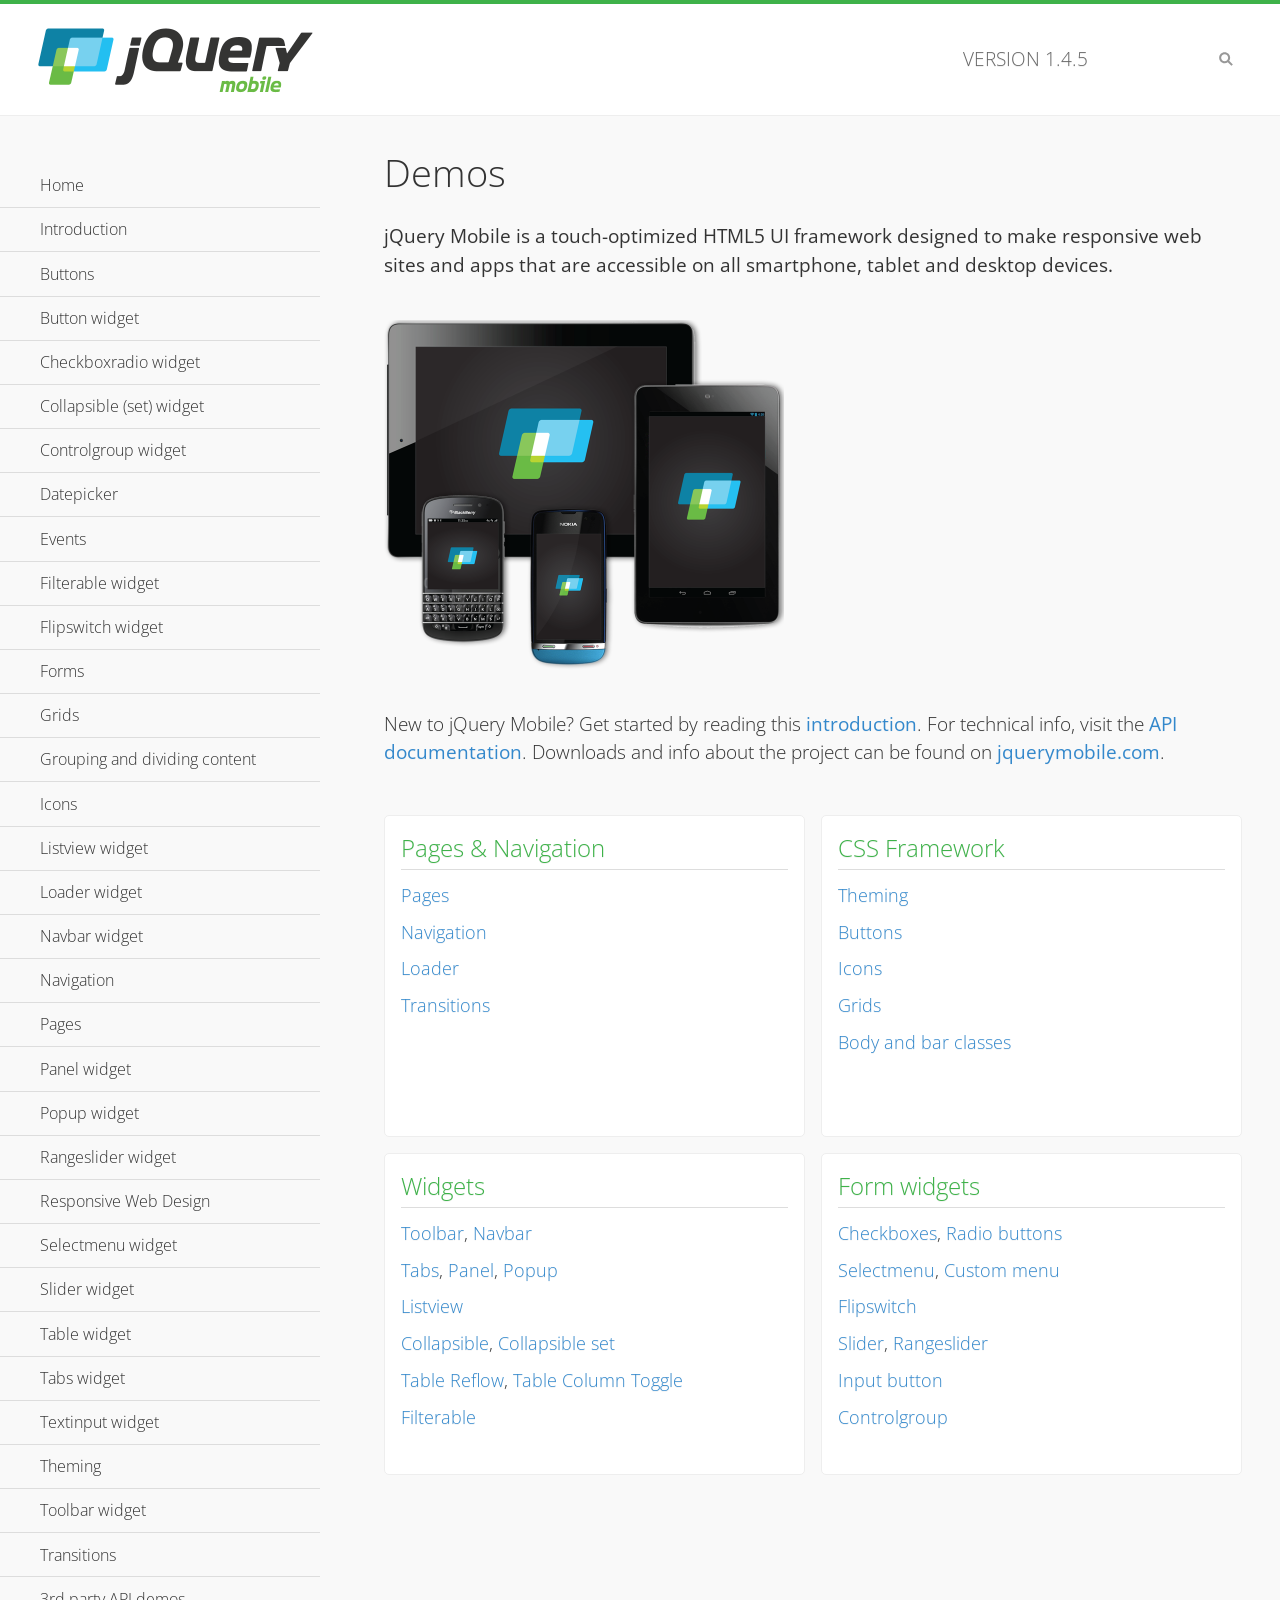
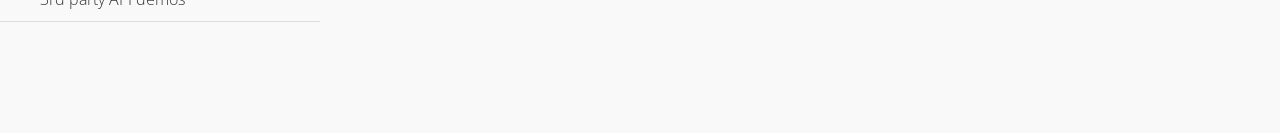
<file: FilkomNews/www/css/demos/index.html>
<!DOCTYPE html>
<html>
<head>
	<meta charset="utf-8">
	<meta name="viewport" content="width=device-width, initial-scale=1">
	<title>jQuery Mobile Demos</title>
	<link rel="shortcut icon" href="favicon.ico">
	<link rel="stylesheet" href="css/themes/default/jquery.mobile-1.4.5.min.css">
	<link rel="stylesheet" href="_assets/css/jqm-demos.css">
    <link rel="stylesheet" href="http://fonts.googleapis.com/css?family=Open+Sans:300,400,700">
	<script src="js/jquery.js"></script>
	<script src="_assets/js/index.js"></script>
	<script src="js/jquery.mobile-1.4.5.min.js"></script>
</head>
<body>
<div data-role="page" class="jqm-demos jqm-home">

	<div data-role="header" class="jqm-header">
		<h2><img src="_assets/img/jquery-logo.png" alt="jQuery Mobile"></h2>
		<p>Version <span class="jqm-version"></span></p>
		<a href="#" class="jqm-navmenu-link ui-btn ui-btn-icon-notext ui-corner-all ui-icon-bars ui-nodisc-icon ui-alt-icon ui-btn-left">Menu</a>
		<a href="#" class="jqm-search-link ui-btn ui-btn-icon-notext ui-corner-all ui-icon-search ui-nodisc-icon ui-alt-icon ui-btn-right">Search</a>
	</div><!-- /header -->

	<div role="main" class="ui-content jqm-content">

		<h1>Demos</h1>

		<p><strong>jQuery Mobile is a touch-optimized HTML5 UI framework designed to make responsive web sites and apps that are accessible on all smartphone, tablet and desktop devices.</strong></p>

		<img src="_assets/img/devices.png">

		<p>New to jQuery Mobile? Get started by reading this <a href="intro/" data-ajax="false">introduction</a>. For technical info, visit the <a href="http://api.jquerymobile.com" title="jQuery Mobile API documentation" target="_blank">API documentation</a>. Downloads and info about the project can be found on <a href="http://jquerymobile.com" title="jQuery Mobile web site" target="_blank">jquerymobile.com</a>.</p>

        <div class="ui-grid-a ui-responsive">
        	<div class="ui-block-a">
        		<div class="jqm-block-content">
        			<h3>Pages &amp; Navigation</h3>

        			<p><a href="pages/" data-ajax="false">Pages</a></p>
        			<p><a href="navigation/" data-ajax="false">Navigation</a></p>
        			<p><a href="loader/" data-ajax="false">Loader</a></p>
        			<p><a href="transitions/" data-ajax="false">Transitions</a></p>
        		</div>
        	</div>
        	<div class="ui-block-b">
        		<div class="jqm-block-content">
        			<h3>CSS Framework</h3>

        			<p><a href="theme-default/" data-ajax="false">Theming</a></p>
        			<p><a href="button-markup/" data-ajax="false">Buttons</a></p>
        			<p><a href="icons/" data-ajax="false">Icons</a></p>
        			<p><a href="grids/" data-ajax="false">Grids</a></p>
        			<p><a href="../body-bar-classes/" data-ajax="false">Body and bar classes</a></p>
        		</div>
        	</div>        	
        	<div class="ui-block-a">
        		<div class="jqm-block-content">
        			<h3>Widgets</h3>

        			<p><a href="toolbar/" data-ajax="false">Toolbar</a>, <a href="navbar/" data-ajax="false">Navbar</a></p>
        			<p><a href="tabs/" data-ajax="false">Tabs</a>, <a href="panel/" data-ajax="false">Panel</a>, <a href="popup/" data-ajax="false">Popup</a></p>
        			<p><a href="listview/" data-ajax="false">Listview</a></p>
        			<p><a href="collapsible/" data-ajax="false">Collapsible</a>, <a href="collapsibleset/" data-ajax="false">Collapsible set</a></p>
        			<p><a href="table-reflow/" data-ajax="false">Table Reflow</a>, <a href="table-column-toggle/" data-ajax="false">Table Column Toggle</a></p>
        			<p><a href="filterable/" data-ajax="false">Filterable</a></p>
        		</div>
        	</div>
        	<div class="ui-block-b">
        		<div class="jqm-block-content">
        			<h3>Form widgets</h3>

        			<p><a href="checkboxradio-checkbox/" data-ajax="false">Checkboxes</a>, <a href="checkboxradio-radio/" data-ajax="false">Radio buttons</a></p>
        			<p><a href="selectmenu/" data-ajax="false">Selectmenu</a>, <a href="selectmenu-custom/" data-ajax="false">Custom menu</a></p>
        			<p><a href="flipswitch/" data-ajax="false">Flipswitch</a></p>
        			<p><a href="slider/" data-ajax="false">Slider</a>, <a href="rangeslider/" data-ajax="false">Rangeslider</a></p>
        			<p><a href="button/" data-ajax="false">Input button</a></p>
        			<p><a href="controlgroup/" data-ajax="false">Controlgroup</a></p>
        		</div>
        	</div>
        </div>

	</div><!-- /content -->
	    <div data-role="panel" class="jqm-navmenu-panel" data-position="left" data-display="overlay" data-theme="a">
	    	<ul class="jqm-list ui-alt-icon ui-nodisc-icon">
<li data-filtertext="demos homepage" data-icon="home"><a href=".././">Home</a></li>
<li data-filtertext="introduction overview getting started"><a href="../intro/" data-ajax="false">Introduction</a></li>
<li data-filtertext="buttons button markup buttonmarkup method anchor link button element"><a href="../button-markup/" data-ajax="false">Buttons</a></li>
<li data-filtertext="form button widget input button submit reset"><a href="../button/" data-ajax="false">Button widget</a></li>
<li data-role="collapsible" data-enhanced="true" data-collapsed-icon="carat-d" data-expanded-icon="carat-u" data-iconpos="right" data-inset="false" class="ui-collapsible ui-collapsible-themed-content ui-collapsible-collapsed">
	<h3 class="ui-collapsible-heading ui-collapsible-heading-collapsed">
		<a href="#" class="ui-collapsible-heading-toggle ui-btn ui-btn-icon-right ui-btn-inherit ui-icon-carat-d">
		    Checkboxradio widget<span class="ui-collapsible-heading-status"> click to expand contents</span>
		</a>
	</h3>
	<div class="ui-collapsible-content ui-body-inherit ui-collapsible-content-collapsed" aria-hidden="true">
		<ul>
			<li data-filtertext="form checkboxradio widget checkbox input checkboxes controlgroups"><a href="../checkboxradio-checkbox/" data-ajax="false">Checkboxes</a></li>
			<li data-filtertext="form checkboxradio widget radio input radio buttons controlgroups"><a href="../checkboxradio-radio/" data-ajax="false">Radio buttons</a></li>
		</ul>
	</div>
</li>
<li data-role="collapsible" data-enhanced="true" data-collapsed-icon="carat-d" data-expanded-icon="carat-u" data-iconpos="right" data-inset="false" class="ui-collapsible ui-collapsible-themed-content ui-collapsible-collapsed">
	<h3 class="ui-collapsible-heading ui-collapsible-heading-collapsed">
		<a href="#" class="ui-collapsible-heading-toggle ui-btn ui-btn-icon-right ui-btn-inherit ui-icon-carat-d">
			Collapsible (set) widget<span class="ui-collapsible-heading-status"> click to expand contents</span>
		</a>
	</h3>
	<div class="ui-collapsible-content ui-body-inherit ui-collapsible-content-collapsed" aria-hidden="true">
		<ul>
			<li data-filtertext="collapsibles content formatting"><a href="../collapsible/" data-ajax="false">Collapsible</a></li>
			<li data-filtertext="dynamic collapsible set accordion append expand"><a href="../collapsible-dynamic/" data-ajax="false">Dynamic collapsibles</a></li>
			<li data-filtertext="accordions collapsible set widget content formatting grouped collapsibles"><a href="../collapsibleset/" data-ajax="false">Collapsible set</a></li>
		</ul>
	</div>
</li>
<li data-role="collapsible" data-enhanced="true" data-collapsed-icon="carat-d" data-expanded-icon="carat-u" data-iconpos="right" data-inset="false" class="ui-collapsible ui-collapsible-themed-content ui-collapsible-collapsed">
	<h3 class="ui-collapsible-heading ui-collapsible-heading-collapsed">
		<a href="#" class="ui-collapsible-heading-toggle ui-btn ui-btn-icon-right ui-btn-inherit ui-icon-carat-d">
			Controlgroup widget<span class="ui-collapsible-heading-status"> click to expand contents</span>
		</a>
	</h3>
	<div class="ui-collapsible-content ui-body-inherit ui-collapsible-content-collapsed" aria-hidden="true">
		<ul>
			<li data-filtertext="controlgroups selectmenu checkboxradio input grouped buttons horizontal vertical"><a href="../controlgroup/" data-ajax="false">Controlgroup</a></li>
			<li data-filtertext="dynamic controlgroup dynamically add buttons"><a href="../controlgroup-dynamic/" data-ajax="false">Dynamic controlgroups</a></li>
		</ul>
	</div>
</li>
<li data-filtertext="form datepicker widget date input"><a href="../datepicker/" data-ajax="false">Datepicker</a></li>
<li data-role="collapsible" data-enhanced="true" data-collapsed-icon="carat-d" data-expanded-icon="carat-u" data-iconpos="right" data-inset="false" class="ui-collapsible ui-collapsible-themed-content ui-collapsible-collapsed">
	<h3 class="ui-collapsible-heading ui-collapsible-heading-collapsed">
		<a href="#" class="ui-collapsible-heading-toggle ui-btn ui-btn-icon-right ui-btn-inherit ui-icon-carat-d">
			Events<span class="ui-collapsible-heading-status"> click to expand contents</span>
		</a>
	</h3>
	<div class="ui-collapsible-content ui-body-inherit ui-collapsible-content-collapsed" aria-hidden="true">
		<ul>
			<li data-filtertext="swipe to delete list items listviews swipe events"><a href="../swipe-list/" data-ajax="false">Swipe list items</a></li>
			<li data-filtertext="swipe to navigate swipe page navigation swipe events"><a href="../swipe-page/" data-ajax="false">Swipe page navigation</a></li>
		</ul>
	</div>
</li>
<li data-filtertext="filterable filter elements sorting searching listview table"><a href="../filterable/" data-ajax="false">Filterable widget</a></li>
<li data-filtertext="form flipswitch widget flip toggle switch binary select checkbox input"><a href="../flipswitch/" data-ajax="false">Flipswitch widget</a></li>
<li data-role="collapsible" data-enhanced="true" data-collapsed-icon="carat-d" data-expanded-icon="carat-u" data-iconpos="right" data-inset="false" class="ui-collapsible ui-collapsible-themed-content ui-collapsible-collapsed">
	<h3 class="ui-collapsible-heading ui-collapsible-heading-collapsed">
		<a href="#" class="ui-collapsible-heading-toggle ui-btn ui-btn-icon-right ui-btn-inherit ui-icon-carat-d">
			Forms<span class="ui-collapsible-heading-status"> click to expand contents</span>
		</a>
	</h3>
	<div class="ui-collapsible-content ui-body-inherit ui-collapsible-content-collapsed" aria-hidden="true">
		<ul>
			<li data-filtertext="forms text checkbox radio range button submit reset inputs selects textarea slider flipswitch label form elements"><a href="../forms/" data-ajax="false">Forms</a></li>
			<li data-filtertext="form hide labels hidden accessible ui-hidden-accessible forms"><a href="../forms-label-hidden-accessible/" data-ajax="false">Hide labels</a></li>
			<li data-filtertext="form field containers fieldcontain ui-field-contain forms"><a href="../forms-field-contain/" data-ajax="false">Field containers</a></li>
			<li data-filtertext="forms disabled form elements"><a href="../forms-disabled/" data-ajax="false">Forms disabled</a></li>
			<li data-filtertext="forms gallery examples overview forms text checkbox radio range button submit reset inputs selects textarea slider flipswitch label form elements"><a href="../forms-gallery/" data-ajax="false">Forms gallery</a></li>
		</ul>
	</div>
</li>
<li data-role="collapsible" data-enhanced="true" data-collapsed-icon="carat-d" data-expanded-icon="carat-u" data-iconpos="right" data-inset="false" class="ui-collapsible ui-collapsible-themed-content ui-collapsible-collapsed">
	<h3 class="ui-collapsible-heading ui-collapsible-heading-collapsed">
		<a href="#" class="ui-collapsible-heading-toggle ui-btn ui-btn-icon-right ui-btn-inherit ui-icon-carat-d">
			Grids<span class="ui-collapsible-heading-status"> click to expand contents</span>
		</a>
	</h3>
	<div class="ui-collapsible-content ui-body-inherit ui-collapsible-content-collapsed" aria-hidden="true">
		<ul>
			<li data-filtertext="grids columns blocks content formatting rwd responsive css framework"><a href="../grids/" data-ajax="false">Grids</a></li>
			<li data-filtertext="buttons in grids css framework"><a href="../grids-buttons/" data-ajax="false">Buttons in grids</a></li>
			<li data-filtertext="custom responsive grids rwd css framework"><a href="../grids-custom-responsive/" data-ajax="false">Custom responsive grids</a></li>
		</ul>
	</div>
</li>
<li data-filtertext="blocks content formatting sections heading"><a href="../body-bar-classes/" data-ajax="false">Grouping and dividing content</a></li>
<li data-role="collapsible" data-enhanced="true" data-collapsed-icon="carat-d" data-expanded-icon="carat-u" data-iconpos="right" data-inset="false" class="ui-collapsible ui-collapsible-themed-content ui-collapsible-collapsed">
	<h3 class="ui-collapsible-heading ui-collapsible-heading-collapsed">
		<a href="#" class="ui-collapsible-heading-toggle ui-btn ui-btn-icon-right ui-btn-inherit ui-icon-carat-d">
			Icons<span class="ui-collapsible-heading-status"> click to expand contents</span>
		</a>
	</h3>
	<div class="ui-collapsible-content ui-body-inherit ui-collapsible-content-collapsed" aria-hidden="true">
		<ul>
			<li data-filtertext="button icons svg disc alt custom icon position"><a href="../icons/" data-ajax="false">Icons</a></li>
			<li data-filtertext=""><a href="../icons-grunticon/" data-ajax="false">Grunticon loader</a></li>
		</ul>
	</div>
</li>
<li data-role="collapsible" data-enhanced="true" data-collapsed-icon="carat-d" data-expanded-icon="carat-u" data-iconpos="right" data-inset="false" class="ui-collapsible ui-collapsible-themed-content ui-collapsible-collapsed">
	<h3 class="ui-collapsible-heading ui-collapsible-heading-collapsed">
		<a href="#" class="ui-collapsible-heading-toggle ui-btn ui-btn-icon-right ui-btn-inherit ui-icon-carat-d">
			Listview widget<span class="ui-collapsible-heading-status"> click to expand contents</span>
		</a>
	</h3>
	<div class="ui-collapsible-content ui-body-inherit ui-collapsible-content-collapsed" aria-hidden="true">
		<ul>
			<li data-filtertext="listview widget thumbnails icons nested split button collapsible ul ol"><a href="../listview/" data-ajax="false">Listview</a></li>
			<li data-filtertext="autocomplete filterable reveal listview filtertextbeforefilter placeholder"><a href="../listview-autocomplete/" data-ajax="false">Listview autocomplete</a></li>
			<li data-filtertext="autocomplete filterable reveal listview remote data filtertextbeforefilter placeholder"><a href="../listview-autocomplete-remote/" data-ajax="false">Listview autocomplete remote data</a></li>
			<li data-filtertext="autodividers anchor jump scroll linkbars listview lists ul ol"><a href="../listview-autodividers-linkbar/" data-ajax="false">Listview autodividers linkbar</a></li>
			<li data-filtertext="listview autodividers selector autodividersselector lists ul ol"><a href="../listview-autodividers-selector/" data-ajax="false">Listview autodividers selector</a></li>
			<li data-filtertext="listview nested list items"><a href="../listview-nested-lists/" data-ajax="false">Nested Listviews</a></li>
			<li data-filtertext="listview collapsible list items flat"><a href="../listview-collapsible-item-flat/" data-ajax="false">Listview collapsible list items (flat)</a></li>
			<li data-filtertext="listview collapsible list indented"><a href="../listview-collapsible-item-indented/" data-ajax="false">Listview collapsible list items (indented)</a></li>
			<li data-filtertext="grid listview responsive grids responsive listviews lists ul"><a href="../listview-grid/" data-ajax="false">Listview responsive grid</a></li>
		</ul>
	</div>
</li>
<li data-filtertext="loader widget page loading navigation overlay spinner"><a href="../loader/" data-ajax="false">Loader widget</a></li>
<li data-filtertext="navbar widget navmenu toolbars header footer"><a href="../navbar/" data-ajax="false">Navbar widget</a></li>
<li data-role="collapsible" data-enhanced="true" data-collapsed-icon="carat-d" data-expanded-icon="carat-u" data-iconpos="right" data-inset="false" class="ui-collapsible ui-collapsible-themed-content ui-collapsible-collapsed">
	<h3 class="ui-collapsible-heading ui-collapsible-heading-collapsed">
		<a href="#" class="ui-collapsible-heading-toggle ui-btn ui-btn-icon-right ui-btn-inherit ui-icon-carat-d">
			Navigation<span class="ui-collapsible-heading-status"> click to expand contents</span>
		</a>
	</h3>
	<div class="ui-collapsible-content ui-body-inherit ui-collapsible-content-collapsed" aria-hidden="true">
		<ul>
			<li data-filtertext="ajax navigation navigate widget history event method"><a href="../navigation/" data-ajax="false">Navigation</a></li>
			<li data-filtertext="linking pages page links navigation ajax prefetch cache"><a href="../navigation-linking-pages/" data-ajax="false">Linking pages</a></li>
			<!-- <li data-filtertext="php redirect server redirection server-side navigation"><a href="../navigation-php-redirect/" data-ajax="false">PHP redirect demo</a></li>-->
			<li data-filtertext="navigation redirection hash query"><a href="../navigation-hash-processing/" data-ajax="false">Hash processing demo</a></li>
			<li data-filtertext="navigation redirection hash query"><a href="../page-events/" data-ajax="false">Page Navigation Events</a></li>
		</ul>
	</div>
</li>
<li data-role="collapsible" data-enhanced="true" data-collapsed-icon="carat-d" data-expanded-icon="carat-u" data-iconpos="right" data-inset="false" class="ui-collapsible ui-collapsible-themed-content ui-collapsible-collapsed">
	<h3 class="ui-collapsible-heading ui-collapsible-heading-collapsed">
		<a href="#" class="ui-collapsible-heading-toggle ui-btn ui-btn-icon-right ui-btn-inherit ui-icon-carat-d">
			Pages<span class="ui-collapsible-heading-status"> click to expand contents</span>
		</a>
	</h3>
	<div class="ui-collapsible-content ui-body-inherit ui-collapsible-content-collapsed" aria-hidden="true">
		<ul>
			<li data-filtertext="pages page widget ajax navigation"><a href="../pages/" data-ajax="false">Pages</a></li>
			<li data-filtertext="single page"><a href="../pages-single-page/" data-ajax="false">Single page</a></li>
			<li data-filtertext="multipage multi-page page"><a href="../pages-multi-page/" data-ajax="false">Multi-page template</a></li>
			<li data-filtertext="dialog page widget modal popup"><a href="../pages-dialog/" data-ajax="false">Dialog page</a></li>
		</ul>
	</div>
</li>
<li data-role="collapsible" data-enhanced="true" data-collapsed-icon="carat-d" data-expanded-icon="carat-u" data-iconpos="right" data-inset="false" class="ui-collapsible ui-collapsible-themed-content ui-collapsible-collapsed">
	<h3 class="ui-collapsible-heading ui-collapsible-heading-collapsed">
		<a href="#" class="ui-collapsible-heading-toggle ui-btn ui-btn-icon-right ui-btn-inherit ui-icon-carat-d">
			Panel widget<span class="ui-collapsible-heading-status"> click to expand contents</span>
		</a>
	</h3>
	<div class="ui-collapsible-content ui-body-inherit ui-collapsible-content-collapsed" aria-hidden="true">
		<ul>
			<li data-filtertext="panel widget sliding panels reveal push overlay responsive"><a href="../panel/" data-ajax="false">Panel</a></li>
			<li data-filtertext=""><a href="../panel-external/" data-ajax="false">External panels</a></li>
			<li data-filtertext="panel "><a href="../panel-fixed/" data-ajax="false">Fixed panels</a></li>
			<li data-filtertext="panel slide panels sliding panels shadow rwd responsive breakpoint"><a href="../panel-responsive/" data-ajax="false">Panels responsive</a></li>
			<li data-filtertext="panel custom style custom panel width reveal shadow listview panel styling page background wrapper"><a href="../panel-styling/" data-ajax="false">Custom panel style</a></li>
			<li data-filtertext="panel open on swipe"><a href="../panel-swipe-open/" data-ajax="false">Panel open on swipe</a></li>
			<li data-filtertext="panels outside page internal external toolbars"><a href="../panel-external-internal/" data-ajax="false">Panel external and internal</a></li>
		</ul>
	</div>
</li>
<li data-role="collapsible" data-enhanced="true" data-collapsed-icon="carat-d" data-expanded-icon="carat-u" data-iconpos="right" data-inset="false" class="ui-collapsible ui-collapsible-themed-content ui-collapsible-collapsed">
	<h3 class="ui-collapsible-heading ui-collapsible-heading-collapsed">
		<a href="#" class="ui-collapsible-heading-toggle ui-btn ui-btn-icon-right ui-btn-inherit ui-icon-carat-d">
			Popup widget<span class="ui-collapsible-heading-status"> click to expand contents</span>
		</a>
	</h3>
	<div class="ui-collapsible-content ui-body-inherit ui-collapsible-content-collapsed" aria-hidden="true">
		<ul>
			<li data-filtertext="popup widget popups dialog modal transition tooltip lightbox form overlay screen flip pop fade transition"><a href="../popup/" data-ajax="false">Popup</a></li>
			<li data-filtertext="popup alignment position"><a href="../popup-alignment/" data-ajax="false">Popup alignment</a></li>
			<li data-filtertext="popup arrow size popups popover"><a href="../popup-arrow-size/" data-ajax="false">Popup arrow size</a></li>
			<li data-filtertext="dynamic popups popup images lightbox"><a href="../popup-dynamic/" data-ajax="false">Dynamic popups</a></li>
			<li data-filtertext="popups with iframes scaling"><a href="../popup-iframe/" data-ajax="false">Popups with iframes</a></li>
			<li data-filtertext="popup image scaling"><a href="../popup-image-scaling/" data-ajax="false">Popup image scaling</a></li>
			<li data-filtertext="external popup outside multi-page"><a href="../popup-outside-multipage/" data-ajax="false">Popup outside multi-page</a></li>
		</ul>
	</div>
</li>
<li data-filtertext="form rangeslider widget dual sliders dual handle sliders range input"><a href="../rangeslider/" data-ajax="false">Rangeslider widget</a></li>
<li data-filtertext="responsive web design rwd adaptive progressive enhancement PE accessible mobile breakpoints media query media queries"><a href="../rwd/" data-ajax="false">Responsive Web Design</a></li>
<li data-role="collapsible" data-enhanced="true" data-collapsed-icon="carat-d" data-expanded-icon="carat-u" data-iconpos="right" data-inset="false" class="ui-collapsible ui-collapsible-themed-content ui-collapsible-collapsed">
	<h3 class="ui-collapsible-heading ui-collapsible-heading-collapsed">
		<a href="#" class="ui-collapsible-heading-toggle ui-btn ui-btn-icon-right ui-btn-inherit ui-icon-carat-d">
			Selectmenu widget<span class="ui-collapsible-heading-status"> click to expand contents</span>
		</a>
	</h3>
	<div class="ui-collapsible-content ui-body-inherit ui-collapsible-content-collapsed" aria-hidden="true">
		<ul>
			<li data-filtertext="form selectmenu widget select input custom select menu selects"><a href="../selectmenu/" data-ajax="false">Selectmenu</a></li>
			<li data-filtertext="form custom select menu selectmenu widget custom menu option optgroup multiple selects"><a href="../selectmenu-custom/" data-ajax="false">Custom select menu</a></li>
			<li data-filtertext="filterable select filter popup dialog"><a href="../selectmenu-custom-filter/" data-ajax="false">Custom select menu with filter</a></li>
		</ul>
	</div>
</li>
<li data-role="collapsible" data-enhanced="true" data-collapsed-icon="carat-d" data-expanded-icon="carat-u" data-iconpos="right" data-inset="false" class="ui-collapsible ui-collapsible-themed-content ui-collapsible-collapsed">
	<h3 class="ui-collapsible-heading ui-collapsible-heading-collapsed">
		<a href="#" class="ui-collapsible-heading-toggle ui-btn ui-btn-icon-right ui-btn-inherit ui-icon-carat-d">
			Slider widget<span class="ui-collapsible-heading-status"> click to expand contents</span>
		</a>
	</h3>
	<div class="ui-collapsible-content ui-body-inherit ui-collapsible-content-collapsed" aria-hidden="true">
		<ul>
			<li data-filtertext="form slider widget range input single sliders"><a href="../slider/" data-ajax="false">Slider</a></li>
			<li data-filtertext="form slider widget flipswitch slider binary select flip toggle switch"><a href="../slider-flipswitch/" data-ajax="false">Slider flip toggle switch</a></li>
			<li data-filtertext="form slider tooltip handle value input range sliders"><a href="../slider-tooltip/" data-ajax="false">Slider tooltip</a></li>
		</ul>
	</div>
</li>
<li data-role="collapsible" data-enhanced="true" data-collapsed-icon="carat-d" data-expanded-icon="carat-u" data-iconpos="right" data-inset="false" class="ui-collapsible ui-collapsible-themed-content ui-collapsible-collapsed">
	<h3 class="ui-collapsible-heading ui-collapsible-heading-collapsed">
		<a href="#" class="ui-collapsible-heading-toggle ui-btn ui-btn-icon-right ui-btn-inherit ui-icon-carat-d">
			Table widget<span class="ui-collapsible-heading-status"> click to expand contents</span>
		</a>
	</h3>
	<div class="ui-collapsible-content ui-body-inherit ui-collapsible-content-collapsed" aria-hidden="true">
		<ul>
			<li data-filtertext="table widget reflow column toggle th td responsive tables rwd hide show tabular"><a href="../table-column-toggle/" data-ajax="false">Table Column Toggle</a></li>
			<li data-filtertext="table column toggle phone comparison demo"><a href="../table-column-toggle-example/" data-ajax="false">Table Column Toggle demo</a></li>
			<li data-filtertext="responsive tables table column toggle heading groups rwd breakpoint"><a href="../table-column-toggle-heading-groups/" data-ajax="false">Table Column Toggle heading groups</a></li>
			<li data-filtertext="responsive tables table column toggle hide rwd breakpoint customization options"><a href="../table-column-toggle-options/" data-ajax="false">Table Column Toggle options</a></li>
			<li data-filtertext="table reflow th td responsive rwd columns tabular"><a href="../table-reflow/" data-ajax="false">Table Reflow</a></li>
			<li data-filtertext="responsive tables table reflow heading groups rwd breakpoint"><a href="../table-reflow-heading-groups/" data-ajax="false">Table Reflow heading groups</a></li>
			<li data-filtertext="responsive tables table reflow stripes strokes table style"><a href="../table-reflow-stripes-strokes/" data-ajax="false">Table Reflow stripes and strokes</a></li>
			<li data-filtertext="responsive tables table reflow stack custom styles"><a href="../table-reflow-styling/" data-ajax="false">Table Reflow custom styles</a></li>
		</ul>
	</div>
</li>
<li data-filtertext="ui tabs widget"><a href="../tabs/" data-ajax="false">Tabs widget</a></li>
<li data-filtertext="form textinput widget text input textarea number date time tel email file color password"><a href="../textinput/" data-ajax="false">Textinput widget</a></li>
<li data-role="collapsible" data-enhanced="true" data-collapsed-icon="carat-d" data-expanded-icon="carat-u" data-iconpos="right" data-inset="false" class="ui-collapsible ui-collapsible-themed-content ui-collapsible-collapsed">
	<h3 class="ui-collapsible-heading ui-collapsible-heading-collapsed">
		<a href="#" class="ui-collapsible-heading-toggle ui-btn ui-btn-icon-right ui-btn-inherit ui-icon-carat-d">
			Theming<span class="ui-collapsible-heading-status"> click to expand contents</span>
		</a>
	</h3>
	<div class="ui-collapsible-content ui-body-inherit ui-collapsible-content-collapsed" aria-hidden="true">
		<ul>
			<li data-filtertext="default theme swatches theming style css"><a href="../theme-default/" data-ajax="false">Default theme</a></li>
			<li data-filtertext="classic theme old theme swatches theming style css"><a href="../theme-classic/" data-ajax="false">Classic theme</a></li>
		</ul>
	</div>
</li>
<li data-role="collapsible" data-enhanced="true" data-collapsed-icon="carat-d" data-expanded-icon="carat-u" data-iconpos="right" data-inset="false" class="ui-collapsible ui-collapsible-themed-content ui-collapsible-collapsed">
	<h3 class="ui-collapsible-heading ui-collapsible-heading-collapsed">
		<a href="#" class="ui-collapsible-heading-toggle ui-btn ui-btn-icon-right ui-btn-inherit ui-icon-carat-d">
			Toolbar widget<span class="ui-collapsible-heading-status"> click to expand contents</span>
		</a>
	</h3>
	<div class="ui-collapsible-content ui-body-inherit ui-collapsible-content-collapsed" aria-hidden="true">
		<ul>
			<li data-filtertext="toolbar widget header footer toolbars fixed fullscreen external sections"><a href="../toolbar/" data-ajax="false">Toolbar</a></li>
			<li data-filtertext="dynamic toolbars dynamically add toolbar header footer"><a href="../toolbar-dynamic/" data-ajax="false">Dynamic toolbars</a></li>
			<li data-filtertext="external toolbars header footer"><a href="../toolbar-external/" data-ajax="false">External toolbars</a></li>
			<li data-filtertext="fixed toolbars header footer"><a href="../toolbar-fixed/" data-ajax="false">Fixed toolbars</a></li>
			<li data-filtertext="fixed fullscreen toolbars header footer"><a href="../toolbar-fixed-fullscreen/" data-ajax="false">Fullscreen toolbars</a></li>
			<li data-filtertext="external fixed toolbars header footer"><a href="../toolbar-fixed-external/" data-ajax="false">Fixed external toolbars</a></li>
			<li data-filtertext="external persistent toolbars header footer navbar navmenu"><a href="../toolbar-fixed-persistent/" data-ajax="false">Persistent toolbars</a></li>
			<li data-filtertext="external ajax optimized toolbars persistent toolbars header footer navbar"><a href="../toolbar-fixed-persistent-optimized/" data-ajax="false">Ajax optimized toolbars</a></li>
			<li data-filtertext="form in toolbars header footer"><a href="../toolbar-fixed-forms/" data-ajax="false">Form in toolbar</a></li>
		</ul>
	</div>
</li>
<li data-filtertext="page transitions animated pages popup navigation flip slide fade pop"><a href="../transitions/" data-ajax="false">Transitions</a></li>
<li data-role="collapsible" data-enhanced="true" data-collapsed-icon="carat-d" data-expanded-icon="carat-u" data-iconpos="right" data-inset="false" class="ui-collapsible ui-collapsible-themed-content ui-collapsible-collapsed">
	<h3 class="ui-collapsible-heading ui-collapsible-heading-collapsed">
		<a href="#" class="ui-collapsible-heading-toggle ui-btn ui-btn-icon-right ui-btn-inherit ui-icon-carat-d">
			3rd party API demos<span class="ui-collapsible-heading-status"> click to expand contents</span>
		</a>
	</h3>
	<div class="ui-collapsible-content ui-body-inherit ui-collapsible-content-collapsed" aria-hidden="true">
		<ul>
			<li data-filtertext="backbone requirejs navigation router"><a href="../backbone-requirejs/" data-ajax="false">Backbone RequireJS</a></li>
			<li data-filtertext="google maps geolocation demo"><a href="../map-geolocation/" data-ajax="false">Google Maps geolocation</a></li>
			<li data-filtertext="google maps hybrid"><a href="../map-list-toggle/" data-ajax="false">Google Maps list toggle</a></li>
		</ul>
	</div>
</li>



		     </ul>
		</div><!-- /panel -->


	<div data-role="footer" data-position="fixed" data-tap-toggle="false" class="jqm-footer">
		<p>jQuery Mobile Demos version <span class="jqm-version"></span></p>
		<p>Copyright 2014 The jQuery Foundation</p>
	</div><!-- /footer -->
	<!-- TODO: This should become an external panel so we can add input to markup (unique ID) -->
    <div data-role="panel" class="jqm-search-panel" data-position="right" data-display="overlay" data-theme="a">
		<div class="jqm-search">
			<ul class="jqm-list" data-filter-placeholder="Search demos..." data-filter-reveal="true">
<li data-filtertext="demos homepage" data-icon="home"><a href=".././">Home</a></li>
<li data-filtertext="introduction overview getting started"><a href="../intro/" data-ajax="false">Introduction</a></li>
<li data-filtertext="buttons button markup buttonmarkup method anchor link button element"><a href="../button-markup/" data-ajax="false">Buttons</a></li>
<li data-filtertext="form button widget input button submit reset"><a href="../button/" data-ajax="false">Button widget</a></li>
<li data-role="collapsible" data-enhanced="true" data-collapsed-icon="carat-d" data-expanded-icon="carat-u" data-iconpos="right" data-inset="false" class="ui-collapsible ui-collapsible-themed-content ui-collapsible-collapsed">
	<h3 class="ui-collapsible-heading ui-collapsible-heading-collapsed">
		<a href="#" class="ui-collapsible-heading-toggle ui-btn ui-btn-icon-right ui-btn-inherit ui-icon-carat-d">
		    Checkboxradio widget<span class="ui-collapsible-heading-status"> click to expand contents</span>
		</a>
	</h3>
	<div class="ui-collapsible-content ui-body-inherit ui-collapsible-content-collapsed" aria-hidden="true">
		<ul>
			<li data-filtertext="form checkboxradio widget checkbox input checkboxes controlgroups"><a href="../checkboxradio-checkbox/" data-ajax="false">Checkboxes</a></li>
			<li data-filtertext="form checkboxradio widget radio input radio buttons controlgroups"><a href="../checkboxradio-radio/" data-ajax="false">Radio buttons</a></li>
		</ul>
	</div>
</li>
<li data-role="collapsible" data-enhanced="true" data-collapsed-icon="carat-d" data-expanded-icon="carat-u" data-iconpos="right" data-inset="false" class="ui-collapsible ui-collapsible-themed-content ui-collapsible-collapsed">
	<h3 class="ui-collapsible-heading ui-collapsible-heading-collapsed">
		<a href="#" class="ui-collapsible-heading-toggle ui-btn ui-btn-icon-right ui-btn-inherit ui-icon-carat-d">
			Collapsible (set) widget<span class="ui-collapsible-heading-status"> click to expand contents</span>
		</a>
	</h3>
	<div class="ui-collapsible-content ui-body-inherit ui-collapsible-content-collapsed" aria-hidden="true">
		<ul>
			<li data-filtertext="collapsibles content formatting"><a href="../collapsible/" data-ajax="false">Collapsible</a></li>
			<li data-filtertext="dynamic collapsible set accordion append expand"><a href="../collapsible-dynamic/" data-ajax="false">Dynamic collapsibles</a></li>
			<li data-filtertext="accordions collapsible set widget content formatting grouped collapsibles"><a href="../collapsibleset/" data-ajax="false">Collapsible set</a></li>
		</ul>
	</div>
</li>
<li data-role="collapsible" data-enhanced="true" data-collapsed-icon="carat-d" data-expanded-icon="carat-u" data-iconpos="right" data-inset="false" class="ui-collapsible ui-collapsible-themed-content ui-collapsible-collapsed">
	<h3 class="ui-collapsible-heading ui-collapsible-heading-collapsed">
		<a href="#" class="ui-collapsible-heading-toggle ui-btn ui-btn-icon-right ui-btn-inherit ui-icon-carat-d">
			Controlgroup widget<span class="ui-collapsible-heading-status"> click to expand contents</span>
		</a>
	</h3>
	<div class="ui-collapsible-content ui-body-inherit ui-collapsible-content-collapsed" aria-hidden="true">
		<ul>
			<li data-filtertext="controlgroups selectmenu checkboxradio input grouped buttons horizontal vertical"><a href="../controlgroup/" data-ajax="false">Controlgroup</a></li>
			<li data-filtertext="dynamic controlgroup dynamically add buttons"><a href="../controlgroup-dynamic/" data-ajax="false">Dynamic controlgroups</a></li>
		</ul>
	</div>
</li>
<li data-filtertext="form datepicker widget date input"><a href="../datepicker/" data-ajax="false">Datepicker</a></li>
<li data-role="collapsible" data-enhanced="true" data-collapsed-icon="carat-d" data-expanded-icon="carat-u" data-iconpos="right" data-inset="false" class="ui-collapsible ui-collapsible-themed-content ui-collapsible-collapsed">
	<h3 class="ui-collapsible-heading ui-collapsible-heading-collapsed">
		<a href="#" class="ui-collapsible-heading-toggle ui-btn ui-btn-icon-right ui-btn-inherit ui-icon-carat-d">
			Events<span class="ui-collapsible-heading-status"> click to expand contents</span>
		</a>
	</h3>
	<div class="ui-collapsible-content ui-body-inherit ui-collapsible-content-collapsed" aria-hidden="true">
		<ul>
			<li data-filtertext="swipe to delete list items listviews swipe events"><a href="../swipe-list/" data-ajax="false">Swipe list items</a></li>
			<li data-filtertext="swipe to navigate swipe page navigation swipe events"><a href="../swipe-page/" data-ajax="false">Swipe page navigation</a></li>
		</ul>
	</div>
</li>
<li data-filtertext="filterable filter elements sorting searching listview table"><a href="../filterable/" data-ajax="false">Filterable widget</a></li>
<li data-filtertext="form flipswitch widget flip toggle switch binary select checkbox input"><a href="../flipswitch/" data-ajax="false">Flipswitch widget</a></li>
<li data-role="collapsible" data-enhanced="true" data-collapsed-icon="carat-d" data-expanded-icon="carat-u" data-iconpos="right" data-inset="false" class="ui-collapsible ui-collapsible-themed-content ui-collapsible-collapsed">
	<h3 class="ui-collapsible-heading ui-collapsible-heading-collapsed">
		<a href="#" class="ui-collapsible-heading-toggle ui-btn ui-btn-icon-right ui-btn-inherit ui-icon-carat-d">
			Forms<span class="ui-collapsible-heading-status"> click to expand contents</span>
		</a>
	</h3>
	<div class="ui-collapsible-content ui-body-inherit ui-collapsible-content-collapsed" aria-hidden="true">
		<ul>
			<li data-filtertext="forms text checkbox radio range button submit reset inputs selects textarea slider flipswitch label form elements"><a href="../forms/" data-ajax="false">Forms</a></li>
			<li data-filtertext="form hide labels hidden accessible ui-hidden-accessible forms"><a href="../forms-label-hidden-accessible/" data-ajax="false">Hide labels</a></li>
			<li data-filtertext="form field containers fieldcontain ui-field-contain forms"><a href="../forms-field-contain/" data-ajax="false">Field containers</a></li>
			<li data-filtertext="forms disabled form elements"><a href="../forms-disabled/" data-ajax="false">Forms disabled</a></li>
			<li data-filtertext="forms gallery examples overview forms text checkbox radio range button submit reset inputs selects textarea slider flipswitch label form elements"><a href="../forms-gallery/" data-ajax="false">Forms gallery</a></li>
		</ul>
	</div>
</li>
<li data-role="collapsible" data-enhanced="true" data-collapsed-icon="carat-d" data-expanded-icon="carat-u" data-iconpos="right" data-inset="false" class="ui-collapsible ui-collapsible-themed-content ui-collapsible-collapsed">
	<h3 class="ui-collapsible-heading ui-collapsible-heading-collapsed">
		<a href="#" class="ui-collapsible-heading-toggle ui-btn ui-btn-icon-right ui-btn-inherit ui-icon-carat-d">
			Grids<span class="ui-collapsible-heading-status"> click to expand contents</span>
		</a>
	</h3>
	<div class="ui-collapsible-content ui-body-inherit ui-collapsible-content-collapsed" aria-hidden="true">
		<ul>
			<li data-filtertext="grids columns blocks content formatting rwd responsive css framework"><a href="../grids/" data-ajax="false">Grids</a></li>
			<li data-filtertext="buttons in grids css framework"><a href="../grids-buttons/" data-ajax="false">Buttons in grids</a></li>
			<li data-filtertext="custom responsive grids rwd css framework"><a href="../grids-custom-responsive/" data-ajax="false">Custom responsive grids</a></li>
		</ul>
	</div>
</li>
<li data-filtertext="blocks content formatting sections heading"><a href="../body-bar-classes/" data-ajax="false">Grouping and dividing content</a></li>
<li data-role="collapsible" data-enhanced="true" data-collapsed-icon="carat-d" data-expanded-icon="carat-u" data-iconpos="right" data-inset="false" class="ui-collapsible ui-collapsible-themed-content ui-collapsible-collapsed">
	<h3 class="ui-collapsible-heading ui-collapsible-heading-collapsed">
		<a href="#" class="ui-collapsible-heading-toggle ui-btn ui-btn-icon-right ui-btn-inherit ui-icon-carat-d">
			Icons<span class="ui-collapsible-heading-status"> click to expand contents</span>
		</a>
	</h3>
	<div class="ui-collapsible-content ui-body-inherit ui-collapsible-content-collapsed" aria-hidden="true">
		<ul>
			<li data-filtertext="button icons svg disc alt custom icon position"><a href="../icons/" data-ajax="false">Icons</a></li>
			<li data-filtertext=""><a href="../icons-grunticon/" data-ajax="false">Grunticon loader</a></li>
		</ul>
	</div>
</li>
<li data-role="collapsible" data-enhanced="true" data-collapsed-icon="carat-d" data-expanded-icon="carat-u" data-iconpos="right" data-inset="false" class="ui-collapsible ui-collapsible-themed-content ui-collapsible-collapsed">
	<h3 class="ui-collapsible-heading ui-collapsible-heading-collapsed">
		<a href="#" class="ui-collapsible-heading-toggle ui-btn ui-btn-icon-right ui-btn-inherit ui-icon-carat-d">
			Listview widget<span class="ui-collapsible-heading-status"> click to expand contents</span>
		</a>
	</h3>
	<div class="ui-collapsible-content ui-body-inherit ui-collapsible-content-collapsed" aria-hidden="true">
		<ul>
			<li data-filtertext="listview widget thumbnails icons nested split button collapsible ul ol"><a href="../listview/" data-ajax="false">Listview</a></li>
			<li data-filtertext="autocomplete filterable reveal listview filtertextbeforefilter placeholder"><a href="../listview-autocomplete/" data-ajax="false">Listview autocomplete</a></li>
			<li data-filtertext="autocomplete filterable reveal listview remote data filtertextbeforefilter placeholder"><a href="../listview-autocomplete-remote/" data-ajax="false">Listview autocomplete remote data</a></li>
			<li data-filtertext="autodividers anchor jump scroll linkbars listview lists ul ol"><a href="../listview-autodividers-linkbar/" data-ajax="false">Listview autodividers linkbar</a></li>
			<li data-filtertext="listview autodividers selector autodividersselector lists ul ol"><a href="../listview-autodividers-selector/" data-ajax="false">Listview autodividers selector</a></li>
			<li data-filtertext="listview nested list items"><a href="../listview-nested-lists/" data-ajax="false">Nested Listviews</a></li>
			<li data-filtertext="listview collapsible list items flat"><a href="../listview-collapsible-item-flat/" data-ajax="false">Listview collapsible list items (flat)</a></li>
			<li data-filtertext="listview collapsible list indented"><a href="../listview-collapsible-item-indented/" data-ajax="false">Listview collapsible list items (indented)</a></li>
			<li data-filtertext="grid listview responsive grids responsive listviews lists ul"><a href="../listview-grid/" data-ajax="false">Listview responsive grid</a></li>
		</ul>
	</div>
</li>
<li data-filtertext="loader widget page loading navigation overlay spinner"><a href="../loader/" data-ajax="false">Loader widget</a></li>
<li data-filtertext="navbar widget navmenu toolbars header footer"><a href="../navbar/" data-ajax="false">Navbar widget</a></li>
<li data-role="collapsible" data-enhanced="true" data-collapsed-icon="carat-d" data-expanded-icon="carat-u" data-iconpos="right" data-inset="false" class="ui-collapsible ui-collapsible-themed-content ui-collapsible-collapsed">
	<h3 class="ui-collapsible-heading ui-collapsible-heading-collapsed">
		<a href="#" class="ui-collapsible-heading-toggle ui-btn ui-btn-icon-right ui-btn-inherit ui-icon-carat-d">
			Navigation<span class="ui-collapsible-heading-status"> click to expand contents</span>
		</a>
	</h3>
	<div class="ui-collapsible-content ui-body-inherit ui-collapsible-content-collapsed" aria-hidden="true">
		<ul>
			<li data-filtertext="ajax navigation navigate widget history event method"><a href="../navigation/" data-ajax="false">Navigation</a></li>
			<li data-filtertext="linking pages page links navigation ajax prefetch cache"><a href="../navigation-linking-pages/" data-ajax="false">Linking pages</a></li>
			<!-- <li data-filtertext="php redirect server redirection server-side navigation"><a href="../navigation-php-redirect/" data-ajax="false">PHP redirect demo</a></li>-->
			<li data-filtertext="navigation redirection hash query"><a href="../navigation-hash-processing/" data-ajax="false">Hash processing demo</a></li>
			<li data-filtertext="navigation redirection hash query"><a href="../page-events/" data-ajax="false">Page Navigation Events</a></li>
		</ul>
	</div>
</li>
<li data-role="collapsible" data-enhanced="true" data-collapsed-icon="carat-d" data-expanded-icon="carat-u" data-iconpos="right" data-inset="false" class="ui-collapsible ui-collapsible-themed-content ui-collapsible-collapsed">
	<h3 class="ui-collapsible-heading ui-collapsible-heading-collapsed">
		<a href="#" class="ui-collapsible-heading-toggle ui-btn ui-btn-icon-right ui-btn-inherit ui-icon-carat-d">
			Pages<span class="ui-collapsible-heading-status"> click to expand contents</span>
		</a>
	</h3>
	<div class="ui-collapsible-content ui-body-inherit ui-collapsible-content-collapsed" aria-hidden="true">
		<ul>
			<li data-filtertext="pages page widget ajax navigation"><a href="../pages/" data-ajax="false">Pages</a></li>
			<li data-filtertext="single page"><a href="../pages-single-page/" data-ajax="false">Single page</a></li>
			<li data-filtertext="multipage multi-page page"><a href="../pages-multi-page/" data-ajax="false">Multi-page template</a></li>
			<li data-filtertext="dialog page widget modal popup"><a href="../pages-dialog/" data-ajax="false">Dialog page</a></li>
		</ul>
	</div>
</li>
<li data-role="collapsible" data-enhanced="true" data-collapsed-icon="carat-d" data-expanded-icon="carat-u" data-iconpos="right" data-inset="false" class="ui-collapsible ui-collapsible-themed-content ui-collapsible-collapsed">
	<h3 class="ui-collapsible-heading ui-collapsible-heading-collapsed">
		<a href="#" class="ui-collapsible-heading-toggle ui-btn ui-btn-icon-right ui-btn-inherit ui-icon-carat-d">
			Panel widget<span class="ui-collapsible-heading-status"> click to expand contents</span>
		</a>
	</h3>
	<div class="ui-collapsible-content ui-body-inherit ui-collapsible-content-collapsed" aria-hidden="true">
		<ul>
			<li data-filtertext="panel widget sliding panels reveal push overlay responsive"><a href="../panel/" data-ajax="false">Panel</a></li>
			<li data-filtertext=""><a href="../panel-external/" data-ajax="false">External panels</a></li>
			<li data-filtertext="panel "><a href="../panel-fixed/" data-ajax="false">Fixed panels</a></li>
			<li data-filtertext="panel slide panels sliding panels shadow rwd responsive breakpoint"><a href="../panel-responsive/" data-ajax="false">Panels responsive</a></li>
			<li data-filtertext="panel custom style custom panel width reveal shadow listview panel styling page background wrapper"><a href="../panel-styling/" data-ajax="false">Custom panel style</a></li>
			<li data-filtertext="panel open on swipe"><a href="../panel-swipe-open/" data-ajax="false">Panel open on swipe</a></li>
			<li data-filtertext="panels outside page internal external toolbars"><a href="../panel-external-internal/" data-ajax="false">Panel external and internal</a></li>
		</ul>
	</div>
</li>
<li data-role="collapsible" data-enhanced="true" data-collapsed-icon="carat-d" data-expanded-icon="carat-u" data-iconpos="right" data-inset="false" class="ui-collapsible ui-collapsible-themed-content ui-collapsible-collapsed">
	<h3 class="ui-collapsible-heading ui-collapsible-heading-collapsed">
		<a href="#" class="ui-collapsible-heading-toggle ui-btn ui-btn-icon-right ui-btn-inherit ui-icon-carat-d">
			Popup widget<span class="ui-collapsible-heading-status"> click to expand contents</span>
		</a>
	</h3>
	<div class="ui-collapsible-content ui-body-inherit ui-collapsible-content-collapsed" aria-hidden="true">
		<ul>
			<li data-filtertext="popup widget popups dialog modal transition tooltip lightbox form overlay screen flip pop fade transition"><a href="../popup/" data-ajax="false">Popup</a></li>
			<li data-filtertext="popup alignment position"><a href="../popup-alignment/" data-ajax="false">Popup alignment</a></li>
			<li data-filtertext="popup arrow size popups popover"><a href="../popup-arrow-size/" data-ajax="false">Popup arrow size</a></li>
			<li data-filtertext="dynamic popups popup images lightbox"><a href="../popup-dynamic/" data-ajax="false">Dynamic popups</a></li>
			<li data-filtertext="popups with iframes scaling"><a href="../popup-iframe/" data-ajax="false">Popups with iframes</a></li>
			<li data-filtertext="popup image scaling"><a href="../popup-image-scaling/" data-ajax="false">Popup image scaling</a></li>
			<li data-filtertext="external popup outside multi-page"><a href="../popup-outside-multipage/" data-ajax="false">Popup outside multi-page</a></li>
		</ul>
	</div>
</li>
<li data-filtertext="form rangeslider widget dual sliders dual handle sliders range input"><a href="../rangeslider/" data-ajax="false">Rangeslider widget</a></li>
<li data-filtertext="responsive web design rwd adaptive progressive enhancement PE accessible mobile breakpoints media query media queries"><a href="../rwd/" data-ajax="false">Responsive Web Design</a></li>
<li data-role="collapsible" data-enhanced="true" data-collapsed-icon="carat-d" data-expanded-icon="carat-u" data-iconpos="right" data-inset="false" class="ui-collapsible ui-collapsible-themed-content ui-collapsible-collapsed">
	<h3 class="ui-collapsible-heading ui-collapsible-heading-collapsed">
		<a href="#" class="ui-collapsible-heading-toggle ui-btn ui-btn-icon-right ui-btn-inherit ui-icon-carat-d">
			Selectmenu widget<span class="ui-collapsible-heading-status"> click to expand contents</span>
		</a>
	</h3>
	<div class="ui-collapsible-content ui-body-inherit ui-collapsible-content-collapsed" aria-hidden="true">
		<ul>
			<li data-filtertext="form selectmenu widget select input custom select menu selects"><a href="../selectmenu/" data-ajax="false">Selectmenu</a></li>
			<li data-filtertext="form custom select menu selectmenu widget custom menu option optgroup multiple selects"><a href="../selectmenu-custom/" data-ajax="false">Custom select menu</a></li>
			<li data-filtertext="filterable select filter popup dialog"><a href="../selectmenu-custom-filter/" data-ajax="false">Custom select menu with filter</a></li>
		</ul>
	</div>
</li>
<li data-role="collapsible" data-enhanced="true" data-collapsed-icon="carat-d" data-expanded-icon="carat-u" data-iconpos="right" data-inset="false" class="ui-collapsible ui-collapsible-themed-content ui-collapsible-collapsed">
	<h3 class="ui-collapsible-heading ui-collapsible-heading-collapsed">
		<a href="#" class="ui-collapsible-heading-toggle ui-btn ui-btn-icon-right ui-btn-inherit ui-icon-carat-d">
			Slider widget<span class="ui-collapsible-heading-status"> click to expand contents</span>
		</a>
	</h3>
	<div class="ui-collapsible-content ui-body-inherit ui-collapsible-content-collapsed" aria-hidden="true">
		<ul>
			<li data-filtertext="form slider widget range input single sliders"><a href="../slider/" data-ajax="false">Slider</a></li>
			<li data-filtertext="form slider widget flipswitch slider binary select flip toggle switch"><a href="../slider-flipswitch/" data-ajax="false">Slider flip toggle switch</a></li>
			<li data-filtertext="form slider tooltip handle value input range sliders"><a href="../slider-tooltip/" data-ajax="false">Slider tooltip</a></li>
		</ul>
	</div>
</li>
<li data-role="collapsible" data-enhanced="true" data-collapsed-icon="carat-d" data-expanded-icon="carat-u" data-iconpos="right" data-inset="false" class="ui-collapsible ui-collapsible-themed-content ui-collapsible-collapsed">
	<h3 class="ui-collapsible-heading ui-collapsible-heading-collapsed">
		<a href="#" class="ui-collapsible-heading-toggle ui-btn ui-btn-icon-right ui-btn-inherit ui-icon-carat-d">
			Table widget<span class="ui-collapsible-heading-status"> click to expand contents</span>
		</a>
	</h3>
	<div class="ui-collapsible-content ui-body-inherit ui-collapsible-content-collapsed" aria-hidden="true">
		<ul>
			<li data-filtertext="table widget reflow column toggle th td responsive tables rwd hide show tabular"><a href="../table-column-toggle/" data-ajax="false">Table Column Toggle</a></li>
			<li data-filtertext="table column toggle phone comparison demo"><a href="../table-column-toggle-example/" data-ajax="false">Table Column Toggle demo</a></li>
			<li data-filtertext="responsive tables table column toggle heading groups rwd breakpoint"><a href="../table-column-toggle-heading-groups/" data-ajax="false">Table Column Toggle heading groups</a></li>
			<li data-filtertext="responsive tables table column toggle hide rwd breakpoint customization options"><a href="../table-column-toggle-options/" data-ajax="false">Table Column Toggle options</a></li>
			<li data-filtertext="table reflow th td responsive rwd columns tabular"><a href="../table-reflow/" data-ajax="false">Table Reflow</a></li>
			<li data-filtertext="responsive tables table reflow heading groups rwd breakpoint"><a href="../table-reflow-heading-groups/" data-ajax="false">Table Reflow heading groups</a></li>
			<li data-filtertext="responsive tables table reflow stripes strokes table style"><a href="../table-reflow-stripes-strokes/" data-ajax="false">Table Reflow stripes and strokes</a></li>
			<li data-filtertext="responsive tables table reflow stack custom styles"><a href="../table-reflow-styling/" data-ajax="false">Table Reflow custom styles</a></li>
		</ul>
	</div>
</li>
<li data-filtertext="ui tabs widget"><a href="../tabs/" data-ajax="false">Tabs widget</a></li>
<li data-filtertext="form textinput widget text input textarea number date time tel email file color password"><a href="../textinput/" data-ajax="false">Textinput widget</a></li>
<li data-role="collapsible" data-enhanced="true" data-collapsed-icon="carat-d" data-expanded-icon="carat-u" data-iconpos="right" data-inset="false" class="ui-collapsible ui-collapsible-themed-content ui-collapsible-collapsed">
	<h3 class="ui-collapsible-heading ui-collapsible-heading-collapsed">
		<a href="#" class="ui-collapsible-heading-toggle ui-btn ui-btn-icon-right ui-btn-inherit ui-icon-carat-d">
			Theming<span class="ui-collapsible-heading-status"> click to expand contents</span>
		</a>
	</h3>
	<div class="ui-collapsible-content ui-body-inherit ui-collapsible-content-collapsed" aria-hidden="true">
		<ul>
			<li data-filtertext="default theme swatches theming style css"><a href="../theme-default/" data-ajax="false">Default theme</a></li>
			<li data-filtertext="classic theme old theme swatches theming style css"><a href="../theme-classic/" data-ajax="false">Classic theme</a></li>
		</ul>
	</div>
</li>
<li data-role="collapsible" data-enhanced="true" data-collapsed-icon="carat-d" data-expanded-icon="carat-u" data-iconpos="right" data-inset="false" class="ui-collapsible ui-collapsible-themed-content ui-collapsible-collapsed">
	<h3 class="ui-collapsible-heading ui-collapsible-heading-collapsed">
		<a href="#" class="ui-collapsible-heading-toggle ui-btn ui-btn-icon-right ui-btn-inherit ui-icon-carat-d">
			Toolbar widget<span class="ui-collapsible-heading-status"> click to expand contents</span>
		</a>
	</h3>
	<div class="ui-collapsible-content ui-body-inherit ui-collapsible-content-collapsed" aria-hidden="true">
		<ul>
			<li data-filtertext="toolbar widget header footer toolbars fixed fullscreen external sections"><a href="../toolbar/" data-ajax="false">Toolbar</a></li>
			<li data-filtertext="dynamic toolbars dynamically add toolbar header footer"><a href="../toolbar-dynamic/" data-ajax="false">Dynamic toolbars</a></li>
			<li data-filtertext="external toolbars header footer"><a href="../toolbar-external/" data-ajax="false">External toolbars</a></li>
			<li data-filtertext="fixed toolbars header footer"><a href="../toolbar-fixed/" data-ajax="false">Fixed toolbars</a></li>
			<li data-filtertext="fixed fullscreen toolbars header footer"><a href="../toolbar-fixed-fullscreen/" data-ajax="false">Fullscreen toolbars</a></li>
			<li data-filtertext="external fixed toolbars header footer"><a href="../toolbar-fixed-external/" data-ajax="false">Fixed external toolbars</a></li>
			<li data-filtertext="external persistent toolbars header footer navbar navmenu"><a href="../toolbar-fixed-persistent/" data-ajax="false">Persistent toolbars</a></li>
			<li data-filtertext="external ajax optimized toolbars persistent toolbars header footer navbar"><a href="../toolbar-fixed-persistent-optimized/" data-ajax="false">Ajax optimized toolbars</a></li>
			<li data-filtertext="form in toolbars header footer"><a href="../toolbar-fixed-forms/" data-ajax="false">Form in toolbar</a></li>
		</ul>
	</div>
</li>
<li data-filtertext="page transitions animated pages popup navigation flip slide fade pop"><a href="../transitions/" data-ajax="false">Transitions</a></li>
<li data-role="collapsible" data-enhanced="true" data-collapsed-icon="carat-d" data-expanded-icon="carat-u" data-iconpos="right" data-inset="false" class="ui-collapsible ui-collapsible-themed-content ui-collapsible-collapsed">
	<h3 class="ui-collapsible-heading ui-collapsible-heading-collapsed">
		<a href="#" class="ui-collapsible-heading-toggle ui-btn ui-btn-icon-right ui-btn-inherit ui-icon-carat-d">
			3rd party API demos<span class="ui-collapsible-heading-status"> click to expand contents</span>
		</a>
	</h3>
	<div class="ui-collapsible-content ui-body-inherit ui-collapsible-content-collapsed" aria-hidden="true">
		<ul>
			<li data-filtertext="backbone requirejs navigation router"><a href="../backbone-requirejs/" data-ajax="false">Backbone RequireJS</a></li>
			<li data-filtertext="google maps geolocation demo"><a href="../map-geolocation/" data-ajax="false">Google Maps geolocation</a></li>
			<li data-filtertext="google maps hybrid"><a href="../map-list-toggle/" data-ajax="false">Google Maps list toggle</a></li>
		</ul>
	</div>
</li>



			</ul>
		</div>
	</div><!-- /panel -->


</div><!-- /page -->

</body>
</html>
</file>
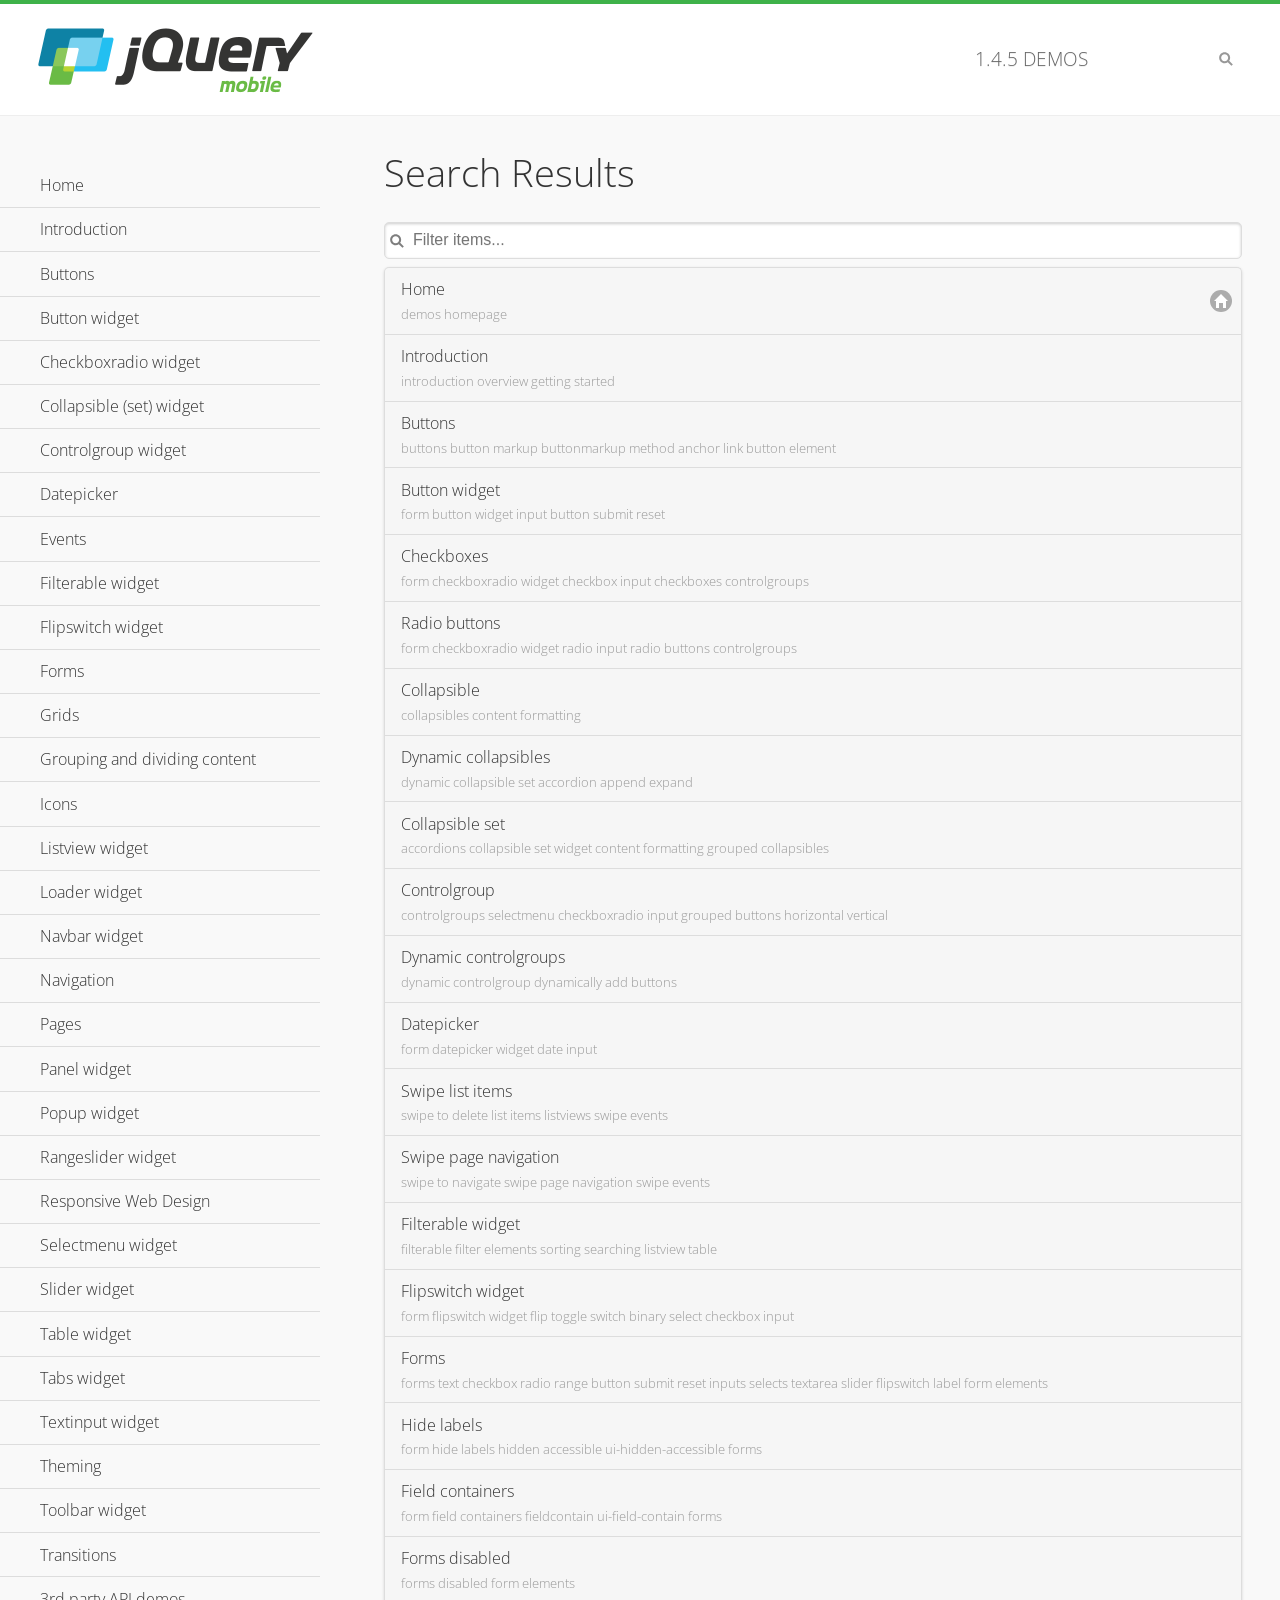
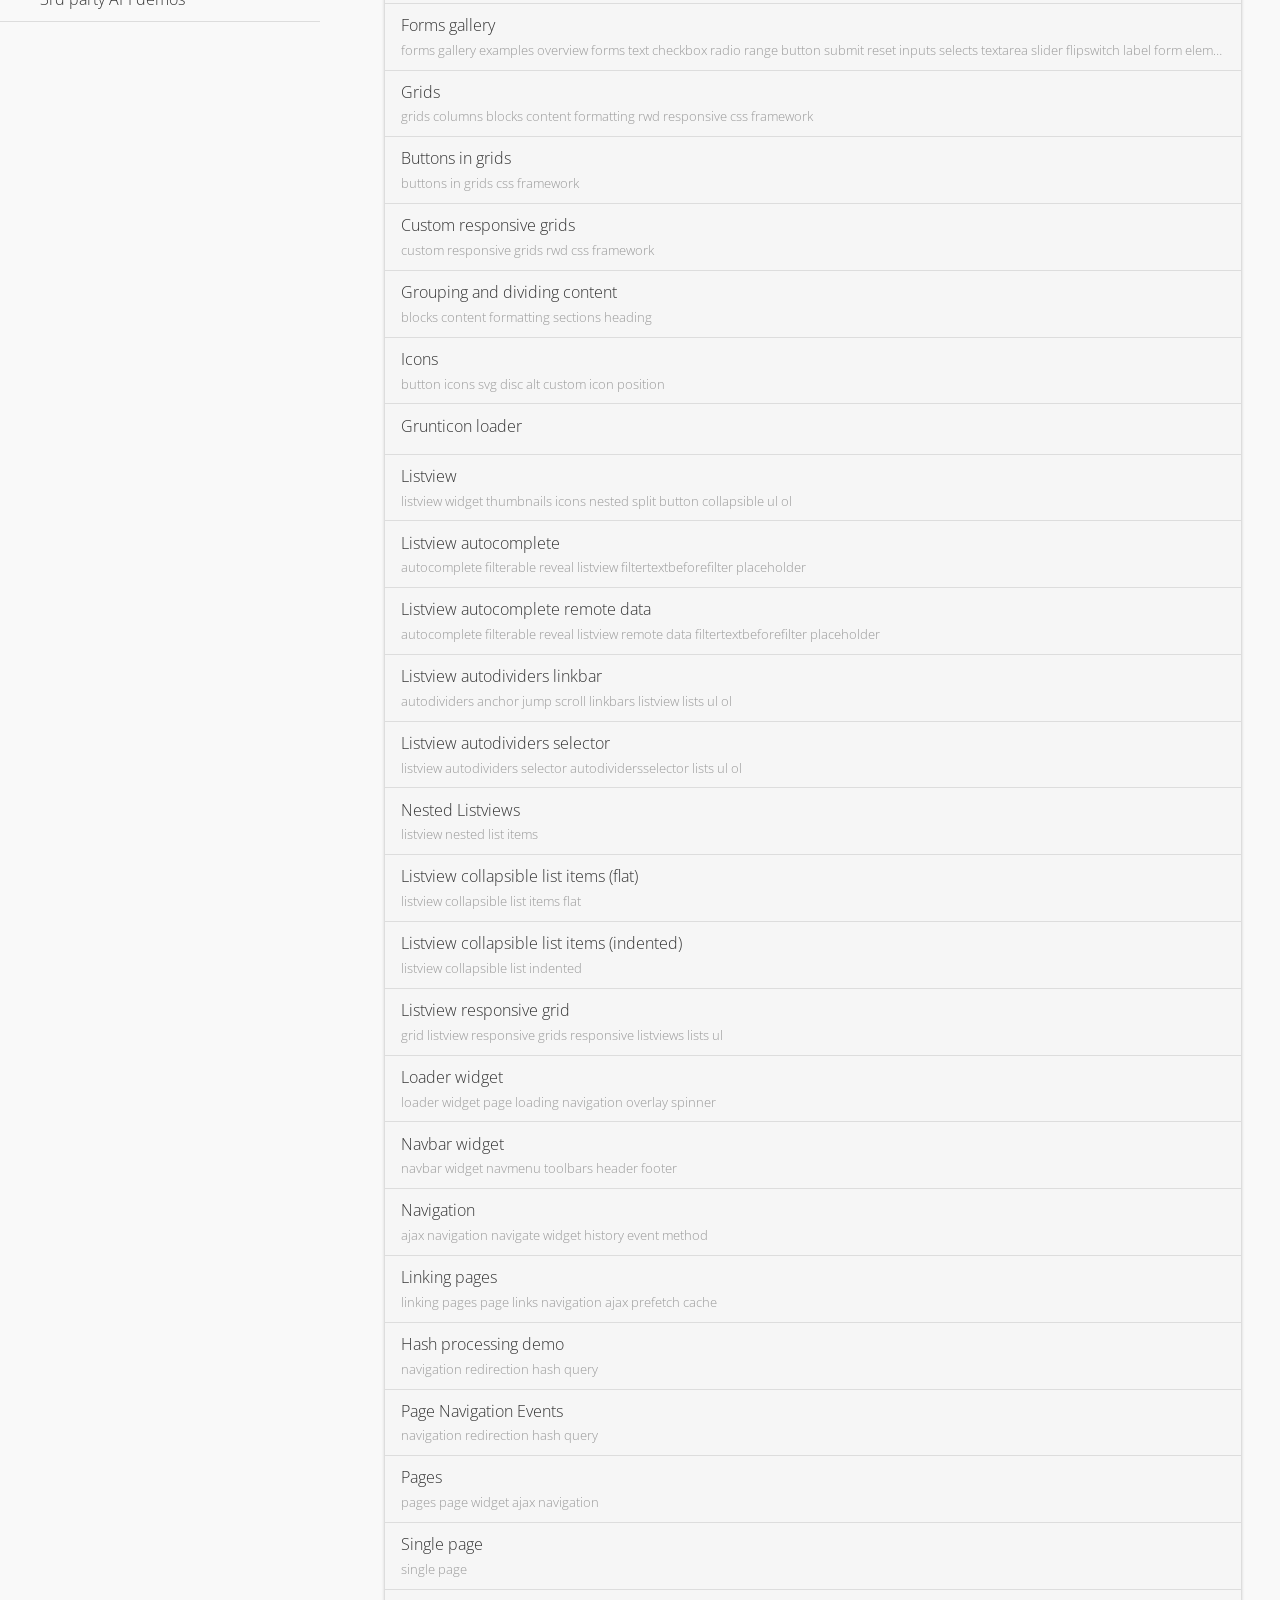
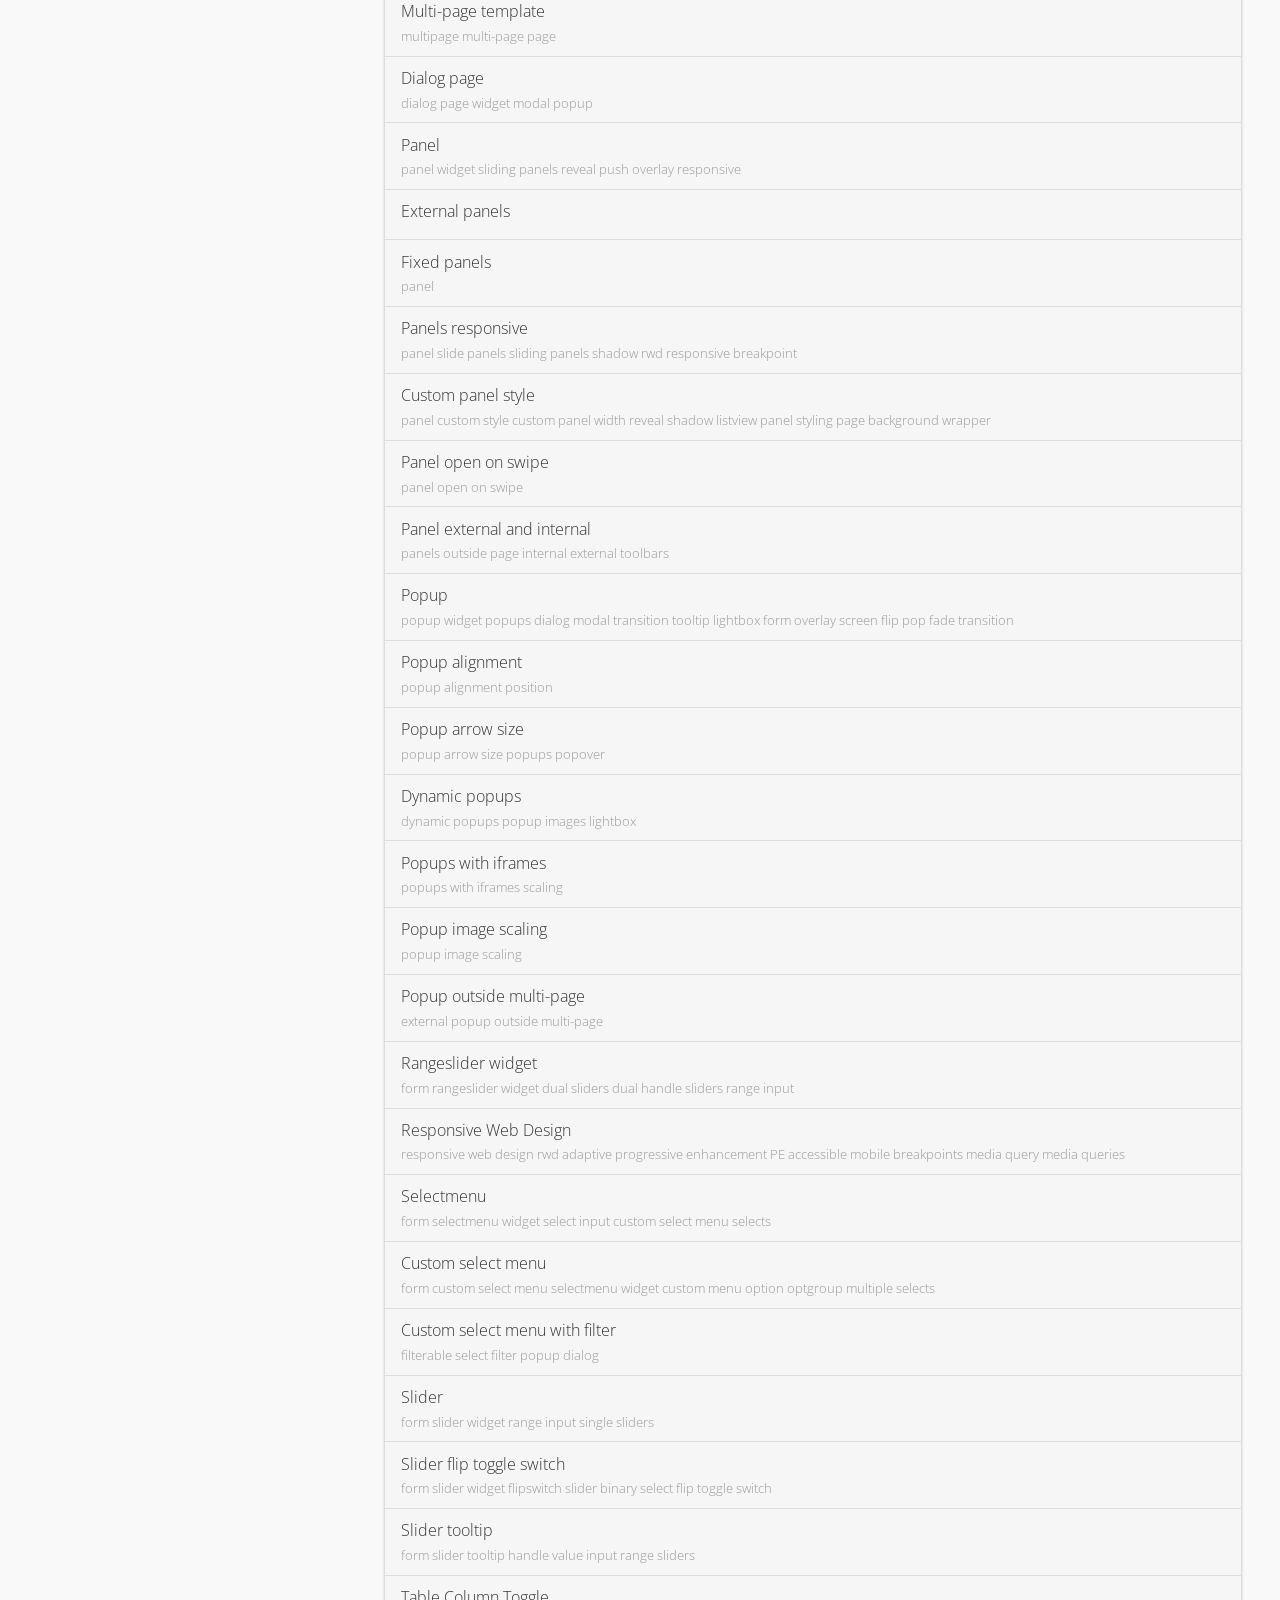
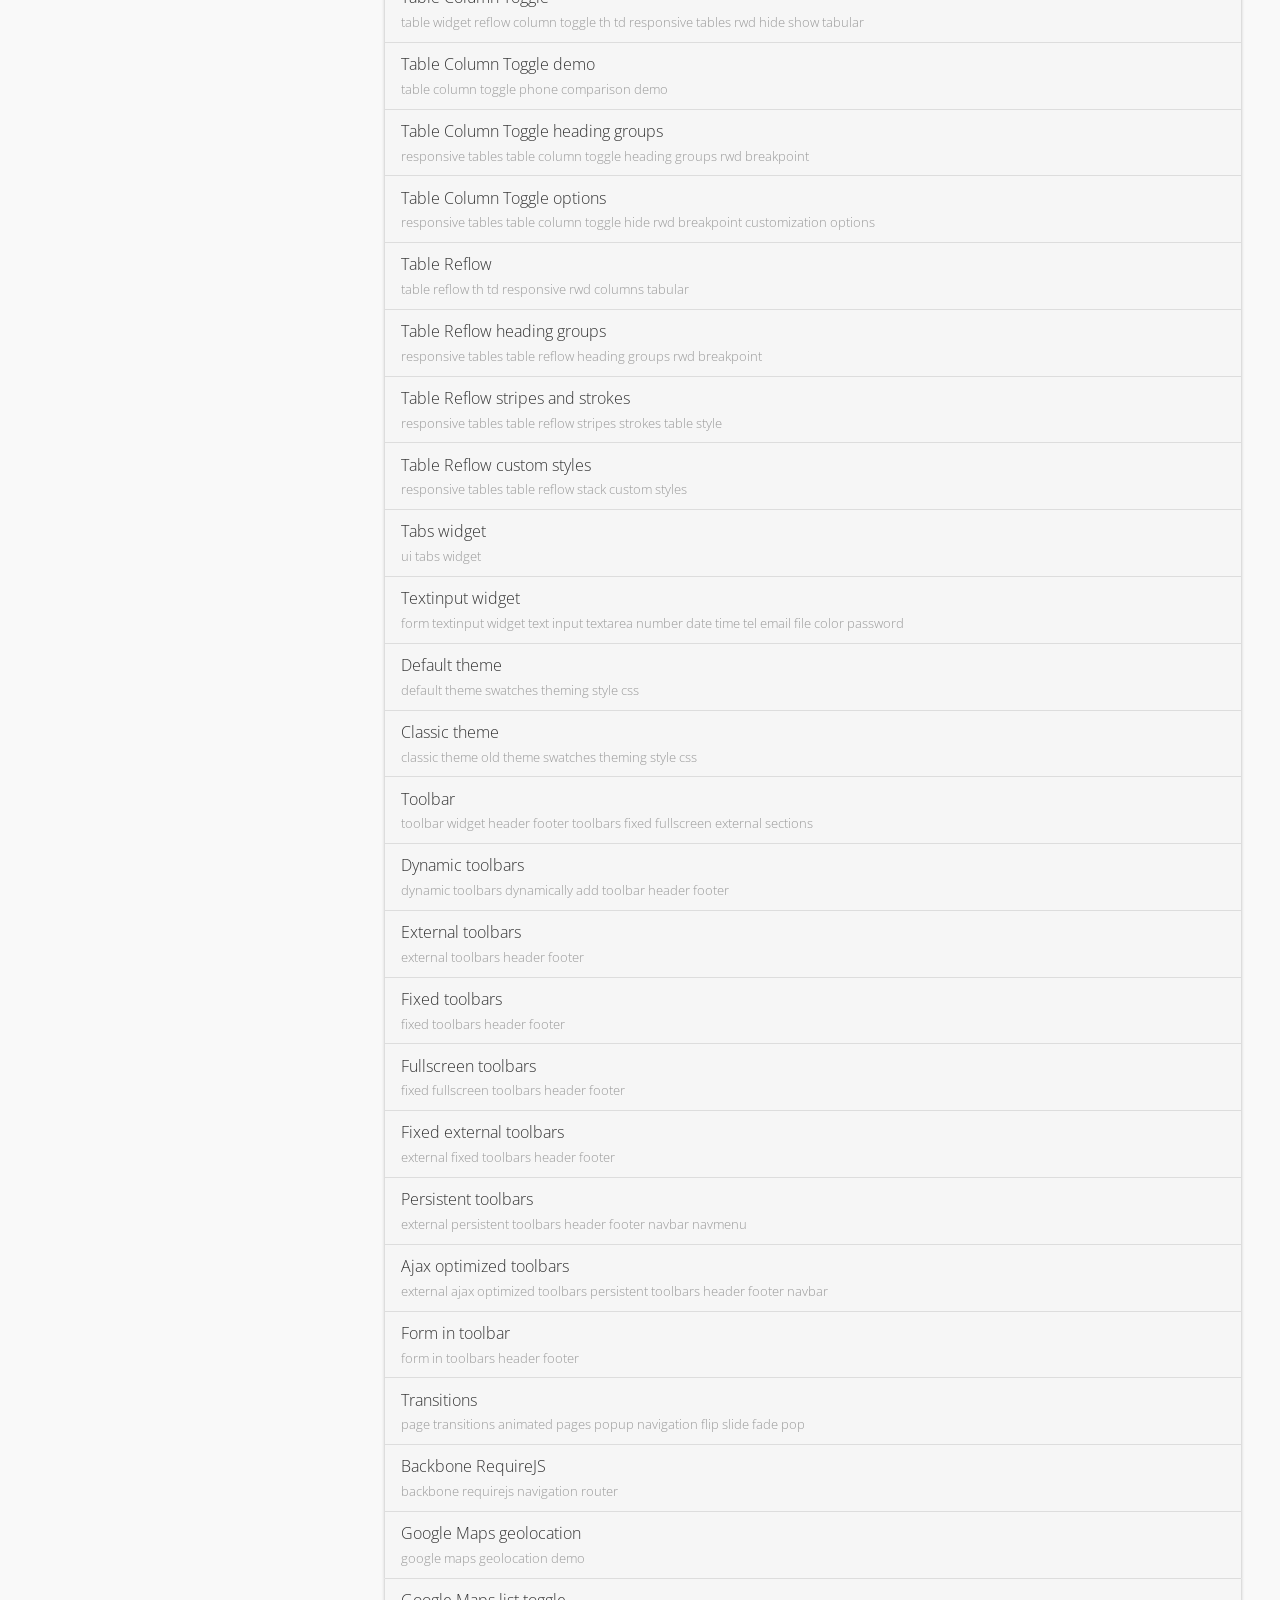
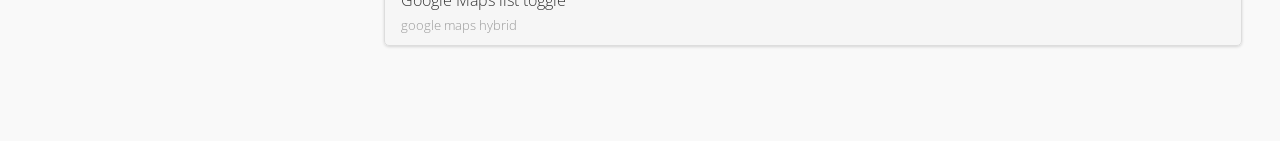
<file: FilkomNews/www/css/demos/_search/index.html>
<!DOCTYPE html>
<html>
<head>
	<meta charset="utf-8">
	<meta name="viewport" content="width=device-width, initial-scale=1">
	<title>jQuery Mobile Demos</title>
	<link rel="stylesheet" href="../css/themes/default/jquery.mobile-1.4.5.min.css">
	<link rel="stylesheet" href="../_assets/css/jqm-demos.css">
	<link rel="shortcut icon" href="../_assets/favicon.ico">
    <link rel="stylesheet" href="http://fonts.googleapis.com/css?family=Open+Sans:300,400,700">
	<script src="../js/jquery.js"></script>
	<script src="../_assets/js/index.js"></script>
	<script src="../js/jquery.mobile-1.4.5.min.js"></script>

</head>
<body>
<div data-role="page" class="jqm-demos jqm-demos-index jqm-demos-search-results">

	<div data-role="header" class="jqm-header">
		<h2><a href="../" title="jQuery Mobile Demos home"><img src="../_assets/img/jquery-logo.png" alt="jQuery Mobile"></a></h2>
		<p><span class="jqm-version"></span> Demos</p>
		<a href="#" class="jqm-navmenu-link ui-btn ui-btn-icon-notext ui-corner-all ui-icon-bars ui-nodisc-icon ui-alt-icon ui-btn-left">Menu</a>
		<a href="#" class="jqm-search-link ui-btn ui-btn-icon-notext ui-corner-all ui-icon-search ui-nodisc-icon ui-alt-icon ui-btn-right">Search</a>
	</div><!-- /header -->

	<div role="main" class="ui-content jqm-content">

		<h1>Search Results</h1>

        <div class="jqm-search-results-wrap">
	        <ul class="jqm-list jqm-search-results-list">
<li data-filtertext="demos homepage" data-icon="home"><a href=".././">Home</a></li>
<li data-filtertext="introduction overview getting started"><a href="../intro/" data-ajax="false">Introduction</a></li>
<li data-filtertext="buttons button markup buttonmarkup method anchor link button element"><a href="../button-markup/" data-ajax="false">Buttons</a></li>
<li data-filtertext="form button widget input button submit reset"><a href="../button/" data-ajax="false">Button widget</a></li>
<li data-role="collapsible" data-enhanced="true" data-collapsed-icon="carat-d" data-expanded-icon="carat-u" data-iconpos="right" data-inset="false" class="ui-collapsible ui-collapsible-themed-content ui-collapsible-collapsed">
	<h3 class="ui-collapsible-heading ui-collapsible-heading-collapsed">
		<a href="#" class="ui-collapsible-heading-toggle ui-btn ui-btn-icon-right ui-btn-inherit ui-icon-carat-d">
		    Checkboxradio widget<span class="ui-collapsible-heading-status"> click to expand contents</span>
		</a>
	</h3>
	<div class="ui-collapsible-content ui-body-inherit ui-collapsible-content-collapsed" aria-hidden="true">
		<ul>
			<li data-filtertext="form checkboxradio widget checkbox input checkboxes controlgroups"><a href="../checkboxradio-checkbox/" data-ajax="false">Checkboxes</a></li>
			<li data-filtertext="form checkboxradio widget radio input radio buttons controlgroups"><a href="../checkboxradio-radio/" data-ajax="false">Radio buttons</a></li>
		</ul>
	</div>
</li>
<li data-role="collapsible" data-enhanced="true" data-collapsed-icon="carat-d" data-expanded-icon="carat-u" data-iconpos="right" data-inset="false" class="ui-collapsible ui-collapsible-themed-content ui-collapsible-collapsed">
	<h3 class="ui-collapsible-heading ui-collapsible-heading-collapsed">
		<a href="#" class="ui-collapsible-heading-toggle ui-btn ui-btn-icon-right ui-btn-inherit ui-icon-carat-d">
			Collapsible (set) widget<span class="ui-collapsible-heading-status"> click to expand contents</span>
		</a>
	</h3>
	<div class="ui-collapsible-content ui-body-inherit ui-collapsible-content-collapsed" aria-hidden="true">
		<ul>
			<li data-filtertext="collapsibles content formatting"><a href="../collapsible/" data-ajax="false">Collapsible</a></li>
			<li data-filtertext="dynamic collapsible set accordion append expand"><a href="../collapsible-dynamic/" data-ajax="false">Dynamic collapsibles</a></li>
			<li data-filtertext="accordions collapsible set widget content formatting grouped collapsibles"><a href="../collapsibleset/" data-ajax="false">Collapsible set</a></li>
		</ul>
	</div>
</li>
<li data-role="collapsible" data-enhanced="true" data-collapsed-icon="carat-d" data-expanded-icon="carat-u" data-iconpos="right" data-inset="false" class="ui-collapsible ui-collapsible-themed-content ui-collapsible-collapsed">
	<h3 class="ui-collapsible-heading ui-collapsible-heading-collapsed">
		<a href="#" class="ui-collapsible-heading-toggle ui-btn ui-btn-icon-right ui-btn-inherit ui-icon-carat-d">
			Controlgroup widget<span class="ui-collapsible-heading-status"> click to expand contents</span>
		</a>
	</h3>
	<div class="ui-collapsible-content ui-body-inherit ui-collapsible-content-collapsed" aria-hidden="true">
		<ul>
			<li data-filtertext="controlgroups selectmenu checkboxradio input grouped buttons horizontal vertical"><a href="../controlgroup/" data-ajax="false">Controlgroup</a></li>
			<li data-filtertext="dynamic controlgroup dynamically add buttons"><a href="../controlgroup-dynamic/" data-ajax="false">Dynamic controlgroups</a></li>
		</ul>
	</div>
</li>
<li data-filtertext="form datepicker widget date input"><a href="../datepicker/" data-ajax="false">Datepicker</a></li>
<li data-role="collapsible" data-enhanced="true" data-collapsed-icon="carat-d" data-expanded-icon="carat-u" data-iconpos="right" data-inset="false" class="ui-collapsible ui-collapsible-themed-content ui-collapsible-collapsed">
	<h3 class="ui-collapsible-heading ui-collapsible-heading-collapsed">
		<a href="#" class="ui-collapsible-heading-toggle ui-btn ui-btn-icon-right ui-btn-inherit ui-icon-carat-d">
			Events<span class="ui-collapsible-heading-status"> click to expand contents</span>
		</a>
	</h3>
	<div class="ui-collapsible-content ui-body-inherit ui-collapsible-content-collapsed" aria-hidden="true">
		<ul>
			<li data-filtertext="swipe to delete list items listviews swipe events"><a href="../swipe-list/" data-ajax="false">Swipe list items</a></li>
			<li data-filtertext="swipe to navigate swipe page navigation swipe events"><a href="../swipe-page/" data-ajax="false">Swipe page navigation</a></li>
		</ul>
	</div>
</li>
<li data-filtertext="filterable filter elements sorting searching listview table"><a href="../filterable/" data-ajax="false">Filterable widget</a></li>
<li data-filtertext="form flipswitch widget flip toggle switch binary select checkbox input"><a href="../flipswitch/" data-ajax="false">Flipswitch widget</a></li>
<li data-role="collapsible" data-enhanced="true" data-collapsed-icon="carat-d" data-expanded-icon="carat-u" data-iconpos="right" data-inset="false" class="ui-collapsible ui-collapsible-themed-content ui-collapsible-collapsed">
	<h3 class="ui-collapsible-heading ui-collapsible-heading-collapsed">
		<a href="#" class="ui-collapsible-heading-toggle ui-btn ui-btn-icon-right ui-btn-inherit ui-icon-carat-d">
			Forms<span class="ui-collapsible-heading-status"> click to expand contents</span>
		</a>
	</h3>
	<div class="ui-collapsible-content ui-body-inherit ui-collapsible-content-collapsed" aria-hidden="true">
		<ul>
			<li data-filtertext="forms text checkbox radio range button submit reset inputs selects textarea slider flipswitch label form elements"><a href="../forms/" data-ajax="false">Forms</a></li>
			<li data-filtertext="form hide labels hidden accessible ui-hidden-accessible forms"><a href="../forms-label-hidden-accessible/" data-ajax="false">Hide labels</a></li>
			<li data-filtertext="form field containers fieldcontain ui-field-contain forms"><a href="../forms-field-contain/" data-ajax="false">Field containers</a></li>
			<li data-filtertext="forms disabled form elements"><a href="../forms-disabled/" data-ajax="false">Forms disabled</a></li>
			<li data-filtertext="forms gallery examples overview forms text checkbox radio range button submit reset inputs selects textarea slider flipswitch label form elements"><a href="../forms-gallery/" data-ajax="false">Forms gallery</a></li>
		</ul>
	</div>
</li>
<li data-role="collapsible" data-enhanced="true" data-collapsed-icon="carat-d" data-expanded-icon="carat-u" data-iconpos="right" data-inset="false" class="ui-collapsible ui-collapsible-themed-content ui-collapsible-collapsed">
	<h3 class="ui-collapsible-heading ui-collapsible-heading-collapsed">
		<a href="#" class="ui-collapsible-heading-toggle ui-btn ui-btn-icon-right ui-btn-inherit ui-icon-carat-d">
			Grids<span class="ui-collapsible-heading-status"> click to expand contents</span>
		</a>
	</h3>
	<div class="ui-collapsible-content ui-body-inherit ui-collapsible-content-collapsed" aria-hidden="true">
		<ul>
			<li data-filtertext="grids columns blocks content formatting rwd responsive css framework"><a href="../grids/" data-ajax="false">Grids</a></li>
			<li data-filtertext="buttons in grids css framework"><a href="../grids-buttons/" data-ajax="false">Buttons in grids</a></li>
			<li data-filtertext="custom responsive grids rwd css framework"><a href="../grids-custom-responsive/" data-ajax="false">Custom responsive grids</a></li>
		</ul>
	</div>
</li>
<li data-filtertext="blocks content formatting sections heading"><a href="../body-bar-classes/" data-ajax="false">Grouping and dividing content</a></li>
<li data-role="collapsible" data-enhanced="true" data-collapsed-icon="carat-d" data-expanded-icon="carat-u" data-iconpos="right" data-inset="false" class="ui-collapsible ui-collapsible-themed-content ui-collapsible-collapsed">
	<h3 class="ui-collapsible-heading ui-collapsible-heading-collapsed">
		<a href="#" class="ui-collapsible-heading-toggle ui-btn ui-btn-icon-right ui-btn-inherit ui-icon-carat-d">
			Icons<span class="ui-collapsible-heading-status"> click to expand contents</span>
		</a>
	</h3>
	<div class="ui-collapsible-content ui-body-inherit ui-collapsible-content-collapsed" aria-hidden="true">
		<ul>
			<li data-filtertext="button icons svg disc alt custom icon position"><a href="../icons/" data-ajax="false">Icons</a></li>
			<li data-filtertext=""><a href="../icons-grunticon/" data-ajax="false">Grunticon loader</a></li>
		</ul>
	</div>
</li>
<li data-role="collapsible" data-enhanced="true" data-collapsed-icon="carat-d" data-expanded-icon="carat-u" data-iconpos="right" data-inset="false" class="ui-collapsible ui-collapsible-themed-content ui-collapsible-collapsed">
	<h3 class="ui-collapsible-heading ui-collapsible-heading-collapsed">
		<a href="#" class="ui-collapsible-heading-toggle ui-btn ui-btn-icon-right ui-btn-inherit ui-icon-carat-d">
			Listview widget<span class="ui-collapsible-heading-status"> click to expand contents</span>
		</a>
	</h3>
	<div class="ui-collapsible-content ui-body-inherit ui-collapsible-content-collapsed" aria-hidden="true">
		<ul>
			<li data-filtertext="listview widget thumbnails icons nested split button collapsible ul ol"><a href="../listview/" data-ajax="false">Listview</a></li>
			<li data-filtertext="autocomplete filterable reveal listview filtertextbeforefilter placeholder"><a href="../listview-autocomplete/" data-ajax="false">Listview autocomplete</a></li>
			<li data-filtertext="autocomplete filterable reveal listview remote data filtertextbeforefilter placeholder"><a href="../listview-autocomplete-remote/" data-ajax="false">Listview autocomplete remote data</a></li>
			<li data-filtertext="autodividers anchor jump scroll linkbars listview lists ul ol"><a href="../listview-autodividers-linkbar/" data-ajax="false">Listview autodividers linkbar</a></li>
			<li data-filtertext="listview autodividers selector autodividersselector lists ul ol"><a href="../listview-autodividers-selector/" data-ajax="false">Listview autodividers selector</a></li>
			<li data-filtertext="listview nested list items"><a href="../listview-nested-lists/" data-ajax="false">Nested Listviews</a></li>
			<li data-filtertext="listview collapsible list items flat"><a href="../listview-collapsible-item-flat/" data-ajax="false">Listview collapsible list items (flat)</a></li>
			<li data-filtertext="listview collapsible list indented"><a href="../listview-collapsible-item-indented/" data-ajax="false">Listview collapsible list items (indented)</a></li>
			<li data-filtertext="grid listview responsive grids responsive listviews lists ul"><a href="../listview-grid/" data-ajax="false">Listview responsive grid</a></li>
		</ul>
	</div>
</li>
<li data-filtertext="loader widget page loading navigation overlay spinner"><a href="../loader/" data-ajax="false">Loader widget</a></li>
<li data-filtertext="navbar widget navmenu toolbars header footer"><a href="../navbar/" data-ajax="false">Navbar widget</a></li>
<li data-role="collapsible" data-enhanced="true" data-collapsed-icon="carat-d" data-expanded-icon="carat-u" data-iconpos="right" data-inset="false" class="ui-collapsible ui-collapsible-themed-content ui-collapsible-collapsed">
	<h3 class="ui-collapsible-heading ui-collapsible-heading-collapsed">
		<a href="#" class="ui-collapsible-heading-toggle ui-btn ui-btn-icon-right ui-btn-inherit ui-icon-carat-d">
			Navigation<span class="ui-collapsible-heading-status"> click to expand contents</span>
		</a>
	</h3>
	<div class="ui-collapsible-content ui-body-inherit ui-collapsible-content-collapsed" aria-hidden="true">
		<ul>
			<li data-filtertext="ajax navigation navigate widget history event method"><a href="../navigation/" data-ajax="false">Navigation</a></li>
			<li data-filtertext="linking pages page links navigation ajax prefetch cache"><a href="../navigation-linking-pages/" data-ajax="false">Linking pages</a></li>
			<!-- <li data-filtertext="php redirect server redirection server-side navigation"><a href="../navigation-php-redirect/" data-ajax="false">PHP redirect demo</a></li>-->
			<li data-filtertext="navigation redirection hash query"><a href="../navigation-hash-processing/" data-ajax="false">Hash processing demo</a></li>
			<li data-filtertext="navigation redirection hash query"><a href="../page-events/" data-ajax="false">Page Navigation Events</a></li>
		</ul>
	</div>
</li>
<li data-role="collapsible" data-enhanced="true" data-collapsed-icon="carat-d" data-expanded-icon="carat-u" data-iconpos="right" data-inset="false" class="ui-collapsible ui-collapsible-themed-content ui-collapsible-collapsed">
	<h3 class="ui-collapsible-heading ui-collapsible-heading-collapsed">
		<a href="#" class="ui-collapsible-heading-toggle ui-btn ui-btn-icon-right ui-btn-inherit ui-icon-carat-d">
			Pages<span class="ui-collapsible-heading-status"> click to expand contents</span>
		</a>
	</h3>
	<div class="ui-collapsible-content ui-body-inherit ui-collapsible-content-collapsed" aria-hidden="true">
		<ul>
			<li data-filtertext="pages page widget ajax navigation"><a href="../pages/" data-ajax="false">Pages</a></li>
			<li data-filtertext="single page"><a href="../pages-single-page/" data-ajax="false">Single page</a></li>
			<li data-filtertext="multipage multi-page page"><a href="../pages-multi-page/" data-ajax="false">Multi-page template</a></li>
			<li data-filtertext="dialog page widget modal popup"><a href="../pages-dialog/" data-ajax="false">Dialog page</a></li>
		</ul>
	</div>
</li>
<li data-role="collapsible" data-enhanced="true" data-collapsed-icon="carat-d" data-expanded-icon="carat-u" data-iconpos="right" data-inset="false" class="ui-collapsible ui-collapsible-themed-content ui-collapsible-collapsed">
	<h3 class="ui-collapsible-heading ui-collapsible-heading-collapsed">
		<a href="#" class="ui-collapsible-heading-toggle ui-btn ui-btn-icon-right ui-btn-inherit ui-icon-carat-d">
			Panel widget<span class="ui-collapsible-heading-status"> click to expand contents</span>
		</a>
	</h3>
	<div class="ui-collapsible-content ui-body-inherit ui-collapsible-content-collapsed" aria-hidden="true">
		<ul>
			<li data-filtertext="panel widget sliding panels reveal push overlay responsive"><a href="../panel/" data-ajax="false">Panel</a></li>
			<li data-filtertext=""><a href="../panel-external/" data-ajax="false">External panels</a></li>
			<li data-filtertext="panel "><a href="../panel-fixed/" data-ajax="false">Fixed panels</a></li>
			<li data-filtertext="panel slide panels sliding panels shadow rwd responsive breakpoint"><a href="../panel-responsive/" data-ajax="false">Panels responsive</a></li>
			<li data-filtertext="panel custom style custom panel width reveal shadow listview panel styling page background wrapper"><a href="../panel-styling/" data-ajax="false">Custom panel style</a></li>
			<li data-filtertext="panel open on swipe"><a href="../panel-swipe-open/" data-ajax="false">Panel open on swipe</a></li>
			<li data-filtertext="panels outside page internal external toolbars"><a href="../panel-external-internal/" data-ajax="false">Panel external and internal</a></li>
		</ul>
	</div>
</li>
<li data-role="collapsible" data-enhanced="true" data-collapsed-icon="carat-d" data-expanded-icon="carat-u" data-iconpos="right" data-inset="false" class="ui-collapsible ui-collapsible-themed-content ui-collapsible-collapsed">
	<h3 class="ui-collapsible-heading ui-collapsible-heading-collapsed">
		<a href="#" class="ui-collapsible-heading-toggle ui-btn ui-btn-icon-right ui-btn-inherit ui-icon-carat-d">
			Popup widget<span class="ui-collapsible-heading-status"> click to expand contents</span>
		</a>
	</h3>
	<div class="ui-collapsible-content ui-body-inherit ui-collapsible-content-collapsed" aria-hidden="true">
		<ul>
			<li data-filtertext="popup widget popups dialog modal transition tooltip lightbox form overlay screen flip pop fade transition"><a href="../popup/" data-ajax="false">Popup</a></li>
			<li data-filtertext="popup alignment position"><a href="../popup-alignment/" data-ajax="false">Popup alignment</a></li>
			<li data-filtertext="popup arrow size popups popover"><a href="../popup-arrow-size/" data-ajax="false">Popup arrow size</a></li>
			<li data-filtertext="dynamic popups popup images lightbox"><a href="../popup-dynamic/" data-ajax="false">Dynamic popups</a></li>
			<li data-filtertext="popups with iframes scaling"><a href="../popup-iframe/" data-ajax="false">Popups with iframes</a></li>
			<li data-filtertext="popup image scaling"><a href="../popup-image-scaling/" data-ajax="false">Popup image scaling</a></li>
			<li data-filtertext="external popup outside multi-page"><a href="../popup-outside-multipage/" data-ajax="false">Popup outside multi-page</a></li>
		</ul>
	</div>
</li>
<li data-filtertext="form rangeslider widget dual sliders dual handle sliders range input"><a href="../rangeslider/" data-ajax="false">Rangeslider widget</a></li>
<li data-filtertext="responsive web design rwd adaptive progressive enhancement PE accessible mobile breakpoints media query media queries"><a href="../rwd/" data-ajax="false">Responsive Web Design</a></li>
<li data-role="collapsible" data-enhanced="true" data-collapsed-icon="carat-d" data-expanded-icon="carat-u" data-iconpos="right" data-inset="false" class="ui-collapsible ui-collapsible-themed-content ui-collapsible-collapsed">
	<h3 class="ui-collapsible-heading ui-collapsible-heading-collapsed">
		<a href="#" class="ui-collapsible-heading-toggle ui-btn ui-btn-icon-right ui-btn-inherit ui-icon-carat-d">
			Selectmenu widget<span class="ui-collapsible-heading-status"> click to expand contents</span>
		</a>
	</h3>
	<div class="ui-collapsible-content ui-body-inherit ui-collapsible-content-collapsed" aria-hidden="true">
		<ul>
			<li data-filtertext="form selectmenu widget select input custom select menu selects"><a href="../selectmenu/" data-ajax="false">Selectmenu</a></li>
			<li data-filtertext="form custom select menu selectmenu widget custom menu option optgroup multiple selects"><a href="../selectmenu-custom/" data-ajax="false">Custom select menu</a></li>
			<li data-filtertext="filterable select filter popup dialog"><a href="../selectmenu-custom-filter/" data-ajax="false">Custom select menu with filter</a></li>
		</ul>
	</div>
</li>
<li data-role="collapsible" data-enhanced="true" data-collapsed-icon="carat-d" data-expanded-icon="carat-u" data-iconpos="right" data-inset="false" class="ui-collapsible ui-collapsible-themed-content ui-collapsible-collapsed">
	<h3 class="ui-collapsible-heading ui-collapsible-heading-collapsed">
		<a href="#" class="ui-collapsible-heading-toggle ui-btn ui-btn-icon-right ui-btn-inherit ui-icon-carat-d">
			Slider widget<span class="ui-collapsible-heading-status"> click to expand contents</span>
		</a>
	</h3>
	<div class="ui-collapsible-content ui-body-inherit ui-collapsible-content-collapsed" aria-hidden="true">
		<ul>
			<li data-filtertext="form slider widget range input single sliders"><a href="../slider/" data-ajax="false">Slider</a></li>
			<li data-filtertext="form slider widget flipswitch slider binary select flip toggle switch"><a href="../slider-flipswitch/" data-ajax="false">Slider flip toggle switch</a></li>
			<li data-filtertext="form slider tooltip handle value input range sliders"><a href="../slider-tooltip/" data-ajax="false">Slider tooltip</a></li>
		</ul>
	</div>
</li>
<li data-role="collapsible" data-enhanced="true" data-collapsed-icon="carat-d" data-expanded-icon="carat-u" data-iconpos="right" data-inset="false" class="ui-collapsible ui-collapsible-themed-content ui-collapsible-collapsed">
	<h3 class="ui-collapsible-heading ui-collapsible-heading-collapsed">
		<a href="#" class="ui-collapsible-heading-toggle ui-btn ui-btn-icon-right ui-btn-inherit ui-icon-carat-d">
			Table widget<span class="ui-collapsible-heading-status"> click to expand contents</span>
		</a>
	</h3>
	<div class="ui-collapsible-content ui-body-inherit ui-collapsible-content-collapsed" aria-hidden="true">
		<ul>
			<li data-filtertext="table widget reflow column toggle th td responsive tables rwd hide show tabular"><a href="../table-column-toggle/" data-ajax="false">Table Column Toggle</a></li>
			<li data-filtertext="table column toggle phone comparison demo"><a href="../table-column-toggle-example/" data-ajax="false">Table Column Toggle demo</a></li>
			<li data-filtertext="responsive tables table column toggle heading groups rwd breakpoint"><a href="../table-column-toggle-heading-groups/" data-ajax="false">Table Column Toggle heading groups</a></li>
			<li data-filtertext="responsive tables table column toggle hide rwd breakpoint customization options"><a href="../table-column-toggle-options/" data-ajax="false">Table Column Toggle options</a></li>
			<li data-filtertext="table reflow th td responsive rwd columns tabular"><a href="../table-reflow/" data-ajax="false">Table Reflow</a></li>
			<li data-filtertext="responsive tables table reflow heading groups rwd breakpoint"><a href="../table-reflow-heading-groups/" data-ajax="false">Table Reflow heading groups</a></li>
			<li data-filtertext="responsive tables table reflow stripes strokes table style"><a href="../table-reflow-stripes-strokes/" data-ajax="false">Table Reflow stripes and strokes</a></li>
			<li data-filtertext="responsive tables table reflow stack custom styles"><a href="../table-reflow-styling/" data-ajax="false">Table Reflow custom styles</a></li>
		</ul>
	</div>
</li>
<li data-filtertext="ui tabs widget"><a href="../tabs/" data-ajax="false">Tabs widget</a></li>
<li data-filtertext="form textinput widget text input textarea number date time tel email file color password"><a href="../textinput/" data-ajax="false">Textinput widget</a></li>
<li data-role="collapsible" data-enhanced="true" data-collapsed-icon="carat-d" data-expanded-icon="carat-u" data-iconpos="right" data-inset="false" class="ui-collapsible ui-collapsible-themed-content ui-collapsible-collapsed">
	<h3 class="ui-collapsible-heading ui-collapsible-heading-collapsed">
		<a href="#" class="ui-collapsible-heading-toggle ui-btn ui-btn-icon-right ui-btn-inherit ui-icon-carat-d">
			Theming<span class="ui-collapsible-heading-status"> click to expand contents</span>
		</a>
	</h3>
	<div class="ui-collapsible-content ui-body-inherit ui-collapsible-content-collapsed" aria-hidden="true">
		<ul>
			<li data-filtertext="default theme swatches theming style css"><a href="../theme-default/" data-ajax="false">Default theme</a></li>
			<li data-filtertext="classic theme old theme swatches theming style css"><a href="../theme-classic/" data-ajax="false">Classic theme</a></li>
		</ul>
	</div>
</li>
<li data-role="collapsible" data-enhanced="true" data-collapsed-icon="carat-d" data-expanded-icon="carat-u" data-iconpos="right" data-inset="false" class="ui-collapsible ui-collapsible-themed-content ui-collapsible-collapsed">
	<h3 class="ui-collapsible-heading ui-collapsible-heading-collapsed">
		<a href="#" class="ui-collapsible-heading-toggle ui-btn ui-btn-icon-right ui-btn-inherit ui-icon-carat-d">
			Toolbar widget<span class="ui-collapsible-heading-status"> click to expand contents</span>
		</a>
	</h3>
	<div class="ui-collapsible-content ui-body-inherit ui-collapsible-content-collapsed" aria-hidden="true">
		<ul>
			<li data-filtertext="toolbar widget header footer toolbars fixed fullscreen external sections"><a href="../toolbar/" data-ajax="false">Toolbar</a></li>
			<li data-filtertext="dynamic toolbars dynamically add toolbar header footer"><a href="../toolbar-dynamic/" data-ajax="false">Dynamic toolbars</a></li>
			<li data-filtertext="external toolbars header footer"><a href="../toolbar-external/" data-ajax="false">External toolbars</a></li>
			<li data-filtertext="fixed toolbars header footer"><a href="../toolbar-fixed/" data-ajax="false">Fixed toolbars</a></li>
			<li data-filtertext="fixed fullscreen toolbars header footer"><a href="../toolbar-fixed-fullscreen/" data-ajax="false">Fullscreen toolbars</a></li>
			<li data-filtertext="external fixed toolbars header footer"><a href="../toolbar-fixed-external/" data-ajax="false">Fixed external toolbars</a></li>
			<li data-filtertext="external persistent toolbars header footer navbar navmenu"><a href="../toolbar-fixed-persistent/" data-ajax="false">Persistent toolbars</a></li>
			<li data-filtertext="external ajax optimized toolbars persistent toolbars header footer navbar"><a href="../toolbar-fixed-persistent-optimized/" data-ajax="false">Ajax optimized toolbars</a></li>
			<li data-filtertext="form in toolbars header footer"><a href="../toolbar-fixed-forms/" data-ajax="false">Form in toolbar</a></li>
		</ul>
	</div>
</li>
<li data-filtertext="page transitions animated pages popup navigation flip slide fade pop"><a href="../transitions/" data-ajax="false">Transitions</a></li>
<li data-role="collapsible" data-enhanced="true" data-collapsed-icon="carat-d" data-expanded-icon="carat-u" data-iconpos="right" data-inset="false" class="ui-collapsible ui-collapsible-themed-content ui-collapsible-collapsed">
	<h3 class="ui-collapsible-heading ui-collapsible-heading-collapsed">
		<a href="#" class="ui-collapsible-heading-toggle ui-btn ui-btn-icon-right ui-btn-inherit ui-icon-carat-d">
			3rd party API demos<span class="ui-collapsible-heading-status"> click to expand contents</span>
		</a>
	</h3>
	<div class="ui-collapsible-content ui-body-inherit ui-collapsible-content-collapsed" aria-hidden="true">
		<ul>
			<li data-filtertext="backbone requirejs navigation router"><a href="../backbone-requirejs/" data-ajax="false">Backbone RequireJS</a></li>
			<li data-filtertext="google maps geolocation demo"><a href="../map-geolocation/" data-ajax="false">Google Maps geolocation</a></li>
			<li data-filtertext="google maps hybrid"><a href="../map-list-toggle/" data-ajax="false">Google Maps list toggle</a></li>
		</ul>
	</div>
</li>



	        </ul>
	    </div>

	</div><!-- /content -->
	    <div data-role="panel" class="jqm-navmenu-panel" data-position="left" data-display="overlay" data-theme="a">
	    	<ul class="jqm-list ui-alt-icon ui-nodisc-icon">
<li data-filtertext="demos homepage" data-icon="home"><a href=".././">Home</a></li>
<li data-filtertext="introduction overview getting started"><a href="../intro/" data-ajax="false">Introduction</a></li>
<li data-filtertext="buttons button markup buttonmarkup method anchor link button element"><a href="../button-markup/" data-ajax="false">Buttons</a></li>
<li data-filtertext="form button widget input button submit reset"><a href="../button/" data-ajax="false">Button widget</a></li>
<li data-role="collapsible" data-enhanced="true" data-collapsed-icon="carat-d" data-expanded-icon="carat-u" data-iconpos="right" data-inset="false" class="ui-collapsible ui-collapsible-themed-content ui-collapsible-collapsed">
	<h3 class="ui-collapsible-heading ui-collapsible-heading-collapsed">
		<a href="#" class="ui-collapsible-heading-toggle ui-btn ui-btn-icon-right ui-btn-inherit ui-icon-carat-d">
		    Checkboxradio widget<span class="ui-collapsible-heading-status"> click to expand contents</span>
		</a>
	</h3>
	<div class="ui-collapsible-content ui-body-inherit ui-collapsible-content-collapsed" aria-hidden="true">
		<ul>
			<li data-filtertext="form checkboxradio widget checkbox input checkboxes controlgroups"><a href="../checkboxradio-checkbox/" data-ajax="false">Checkboxes</a></li>
			<li data-filtertext="form checkboxradio widget radio input radio buttons controlgroups"><a href="../checkboxradio-radio/" data-ajax="false">Radio buttons</a></li>
		</ul>
	</div>
</li>
<li data-role="collapsible" data-enhanced="true" data-collapsed-icon="carat-d" data-expanded-icon="carat-u" data-iconpos="right" data-inset="false" class="ui-collapsible ui-collapsible-themed-content ui-collapsible-collapsed">
	<h3 class="ui-collapsible-heading ui-collapsible-heading-collapsed">
		<a href="#" class="ui-collapsible-heading-toggle ui-btn ui-btn-icon-right ui-btn-inherit ui-icon-carat-d">
			Collapsible (set) widget<span class="ui-collapsible-heading-status"> click to expand contents</span>
		</a>
	</h3>
	<div class="ui-collapsible-content ui-body-inherit ui-collapsible-content-collapsed" aria-hidden="true">
		<ul>
			<li data-filtertext="collapsibles content formatting"><a href="../collapsible/" data-ajax="false">Collapsible</a></li>
			<li data-filtertext="dynamic collapsible set accordion append expand"><a href="../collapsible-dynamic/" data-ajax="false">Dynamic collapsibles</a></li>
			<li data-filtertext="accordions collapsible set widget content formatting grouped collapsibles"><a href="../collapsibleset/" data-ajax="false">Collapsible set</a></li>
		</ul>
	</div>
</li>
<li data-role="collapsible" data-enhanced="true" data-collapsed-icon="carat-d" data-expanded-icon="carat-u" data-iconpos="right" data-inset="false" class="ui-collapsible ui-collapsible-themed-content ui-collapsible-collapsed">
	<h3 class="ui-collapsible-heading ui-collapsible-heading-collapsed">
		<a href="#" class="ui-collapsible-heading-toggle ui-btn ui-btn-icon-right ui-btn-inherit ui-icon-carat-d">
			Controlgroup widget<span class="ui-collapsible-heading-status"> click to expand contents</span>
		</a>
	</h3>
	<div class="ui-collapsible-content ui-body-inherit ui-collapsible-content-collapsed" aria-hidden="true">
		<ul>
			<li data-filtertext="controlgroups selectmenu checkboxradio input grouped buttons horizontal vertical"><a href="../controlgroup/" data-ajax="false">Controlgroup</a></li>
			<li data-filtertext="dynamic controlgroup dynamically add buttons"><a href="../controlgroup-dynamic/" data-ajax="false">Dynamic controlgroups</a></li>
		</ul>
	</div>
</li>
<li data-filtertext="form datepicker widget date input"><a href="../datepicker/" data-ajax="false">Datepicker</a></li>
<li data-role="collapsible" data-enhanced="true" data-collapsed-icon="carat-d" data-expanded-icon="carat-u" data-iconpos="right" data-inset="false" class="ui-collapsible ui-collapsible-themed-content ui-collapsible-collapsed">
	<h3 class="ui-collapsible-heading ui-collapsible-heading-collapsed">
		<a href="#" class="ui-collapsible-heading-toggle ui-btn ui-btn-icon-right ui-btn-inherit ui-icon-carat-d">
			Events<span class="ui-collapsible-heading-status"> click to expand contents</span>
		</a>
	</h3>
	<div class="ui-collapsible-content ui-body-inherit ui-collapsible-content-collapsed" aria-hidden="true">
		<ul>
			<li data-filtertext="swipe to delete list items listviews swipe events"><a href="../swipe-list/" data-ajax="false">Swipe list items</a></li>
			<li data-filtertext="swipe to navigate swipe page navigation swipe events"><a href="../swipe-page/" data-ajax="false">Swipe page navigation</a></li>
		</ul>
	</div>
</li>
<li data-filtertext="filterable filter elements sorting searching listview table"><a href="../filterable/" data-ajax="false">Filterable widget</a></li>
<li data-filtertext="form flipswitch widget flip toggle switch binary select checkbox input"><a href="../flipswitch/" data-ajax="false">Flipswitch widget</a></li>
<li data-role="collapsible" data-enhanced="true" data-collapsed-icon="carat-d" data-expanded-icon="carat-u" data-iconpos="right" data-inset="false" class="ui-collapsible ui-collapsible-themed-content ui-collapsible-collapsed">
	<h3 class="ui-collapsible-heading ui-collapsible-heading-collapsed">
		<a href="#" class="ui-collapsible-heading-toggle ui-btn ui-btn-icon-right ui-btn-inherit ui-icon-carat-d">
			Forms<span class="ui-collapsible-heading-status"> click to expand contents</span>
		</a>
	</h3>
	<div class="ui-collapsible-content ui-body-inherit ui-collapsible-content-collapsed" aria-hidden="true">
		<ul>
			<li data-filtertext="forms text checkbox radio range button submit reset inputs selects textarea slider flipswitch label form elements"><a href="../forms/" data-ajax="false">Forms</a></li>
			<li data-filtertext="form hide labels hidden accessible ui-hidden-accessible forms"><a href="../forms-label-hidden-accessible/" data-ajax="false">Hide labels</a></li>
			<li data-filtertext="form field containers fieldcontain ui-field-contain forms"><a href="../forms-field-contain/" data-ajax="false">Field containers</a></li>
			<li data-filtertext="forms disabled form elements"><a href="../forms-disabled/" data-ajax="false">Forms disabled</a></li>
			<li data-filtertext="forms gallery examples overview forms text checkbox radio range button submit reset inputs selects textarea slider flipswitch label form elements"><a href="../forms-gallery/" data-ajax="false">Forms gallery</a></li>
		</ul>
	</div>
</li>
<li data-role="collapsible" data-enhanced="true" data-collapsed-icon="carat-d" data-expanded-icon="carat-u" data-iconpos="right" data-inset="false" class="ui-collapsible ui-collapsible-themed-content ui-collapsible-collapsed">
	<h3 class="ui-collapsible-heading ui-collapsible-heading-collapsed">
		<a href="#" class="ui-collapsible-heading-toggle ui-btn ui-btn-icon-right ui-btn-inherit ui-icon-carat-d">
			Grids<span class="ui-collapsible-heading-status"> click to expand contents</span>
		</a>
	</h3>
	<div class="ui-collapsible-content ui-body-inherit ui-collapsible-content-collapsed" aria-hidden="true">
		<ul>
			<li data-filtertext="grids columns blocks content formatting rwd responsive css framework"><a href="../grids/" data-ajax="false">Grids</a></li>
			<li data-filtertext="buttons in grids css framework"><a href="../grids-buttons/" data-ajax="false">Buttons in grids</a></li>
			<li data-filtertext="custom responsive grids rwd css framework"><a href="../grids-custom-responsive/" data-ajax="false">Custom responsive grids</a></li>
		</ul>
	</div>
</li>
<li data-filtertext="blocks content formatting sections heading"><a href="../body-bar-classes/" data-ajax="false">Grouping and dividing content</a></li>
<li data-role="collapsible" data-enhanced="true" data-collapsed-icon="carat-d" data-expanded-icon="carat-u" data-iconpos="right" data-inset="false" class="ui-collapsible ui-collapsible-themed-content ui-collapsible-collapsed">
	<h3 class="ui-collapsible-heading ui-collapsible-heading-collapsed">
		<a href="#" class="ui-collapsible-heading-toggle ui-btn ui-btn-icon-right ui-btn-inherit ui-icon-carat-d">
			Icons<span class="ui-collapsible-heading-status"> click to expand contents</span>
		</a>
	</h3>
	<div class="ui-collapsible-content ui-body-inherit ui-collapsible-content-collapsed" aria-hidden="true">
		<ul>
			<li data-filtertext="button icons svg disc alt custom icon position"><a href="../icons/" data-ajax="false">Icons</a></li>
			<li data-filtertext=""><a href="../icons-grunticon/" data-ajax="false">Grunticon loader</a></li>
		</ul>
	</div>
</li>
<li data-role="collapsible" data-enhanced="true" data-collapsed-icon="carat-d" data-expanded-icon="carat-u" data-iconpos="right" data-inset="false" class="ui-collapsible ui-collapsible-themed-content ui-collapsible-collapsed">
	<h3 class="ui-collapsible-heading ui-collapsible-heading-collapsed">
		<a href="#" class="ui-collapsible-heading-toggle ui-btn ui-btn-icon-right ui-btn-inherit ui-icon-carat-d">
			Listview widget<span class="ui-collapsible-heading-status"> click to expand contents</span>
		</a>
	</h3>
	<div class="ui-collapsible-content ui-body-inherit ui-collapsible-content-collapsed" aria-hidden="true">
		<ul>
			<li data-filtertext="listview widget thumbnails icons nested split button collapsible ul ol"><a href="../listview/" data-ajax="false">Listview</a></li>
			<li data-filtertext="autocomplete filterable reveal listview filtertextbeforefilter placeholder"><a href="../listview-autocomplete/" data-ajax="false">Listview autocomplete</a></li>
			<li data-filtertext="autocomplete filterable reveal listview remote data filtertextbeforefilter placeholder"><a href="../listview-autocomplete-remote/" data-ajax="false">Listview autocomplete remote data</a></li>
			<li data-filtertext="autodividers anchor jump scroll linkbars listview lists ul ol"><a href="../listview-autodividers-linkbar/" data-ajax="false">Listview autodividers linkbar</a></li>
			<li data-filtertext="listview autodividers selector autodividersselector lists ul ol"><a href="../listview-autodividers-selector/" data-ajax="false">Listview autodividers selector</a></li>
			<li data-filtertext="listview nested list items"><a href="../listview-nested-lists/" data-ajax="false">Nested Listviews</a></li>
			<li data-filtertext="listview collapsible list items flat"><a href="../listview-collapsible-item-flat/" data-ajax="false">Listview collapsible list items (flat)</a></li>
			<li data-filtertext="listview collapsible list indented"><a href="../listview-collapsible-item-indented/" data-ajax="false">Listview collapsible list items (indented)</a></li>
			<li data-filtertext="grid listview responsive grids responsive listviews lists ul"><a href="../listview-grid/" data-ajax="false">Listview responsive grid</a></li>
		</ul>
	</div>
</li>
<li data-filtertext="loader widget page loading navigation overlay spinner"><a href="../loader/" data-ajax="false">Loader widget</a></li>
<li data-filtertext="navbar widget navmenu toolbars header footer"><a href="../navbar/" data-ajax="false">Navbar widget</a></li>
<li data-role="collapsible" data-enhanced="true" data-collapsed-icon="carat-d" data-expanded-icon="carat-u" data-iconpos="right" data-inset="false" class="ui-collapsible ui-collapsible-themed-content ui-collapsible-collapsed">
	<h3 class="ui-collapsible-heading ui-collapsible-heading-collapsed">
		<a href="#" class="ui-collapsible-heading-toggle ui-btn ui-btn-icon-right ui-btn-inherit ui-icon-carat-d">
			Navigation<span class="ui-collapsible-heading-status"> click to expand contents</span>
		</a>
	</h3>
	<div class="ui-collapsible-content ui-body-inherit ui-collapsible-content-collapsed" aria-hidden="true">
		<ul>
			<li data-filtertext="ajax navigation navigate widget history event method"><a href="../navigation/" data-ajax="false">Navigation</a></li>
			<li data-filtertext="linking pages page links navigation ajax prefetch cache"><a href="../navigation-linking-pages/" data-ajax="false">Linking pages</a></li>
			<!-- <li data-filtertext="php redirect server redirection server-side navigation"><a href="../navigation-php-redirect/" data-ajax="false">PHP redirect demo</a></li>-->
			<li data-filtertext="navigation redirection hash query"><a href="../navigation-hash-processing/" data-ajax="false">Hash processing demo</a></li>
			<li data-filtertext="navigation redirection hash query"><a href="../page-events/" data-ajax="false">Page Navigation Events</a></li>
		</ul>
	</div>
</li>
<li data-role="collapsible" data-enhanced="true" data-collapsed-icon="carat-d" data-expanded-icon="carat-u" data-iconpos="right" data-inset="false" class="ui-collapsible ui-collapsible-themed-content ui-collapsible-collapsed">
	<h3 class="ui-collapsible-heading ui-collapsible-heading-collapsed">
		<a href="#" class="ui-collapsible-heading-toggle ui-btn ui-btn-icon-right ui-btn-inherit ui-icon-carat-d">
			Pages<span class="ui-collapsible-heading-status"> click to expand contents</span>
		</a>
	</h3>
	<div class="ui-collapsible-content ui-body-inherit ui-collapsible-content-collapsed" aria-hidden="true">
		<ul>
			<li data-filtertext="pages page widget ajax navigation"><a href="../pages/" data-ajax="false">Pages</a></li>
			<li data-filtertext="single page"><a href="../pages-single-page/" data-ajax="false">Single page</a></li>
			<li data-filtertext="multipage multi-page page"><a href="../pages-multi-page/" data-ajax="false">Multi-page template</a></li>
			<li data-filtertext="dialog page widget modal popup"><a href="../pages-dialog/" data-ajax="false">Dialog page</a></li>
		</ul>
	</div>
</li>
<li data-role="collapsible" data-enhanced="true" data-collapsed-icon="carat-d" data-expanded-icon="carat-u" data-iconpos="right" data-inset="false" class="ui-collapsible ui-collapsible-themed-content ui-collapsible-collapsed">
	<h3 class="ui-collapsible-heading ui-collapsible-heading-collapsed">
		<a href="#" class="ui-collapsible-heading-toggle ui-btn ui-btn-icon-right ui-btn-inherit ui-icon-carat-d">
			Panel widget<span class="ui-collapsible-heading-status"> click to expand contents</span>
		</a>
	</h3>
	<div class="ui-collapsible-content ui-body-inherit ui-collapsible-content-collapsed" aria-hidden="true">
		<ul>
			<li data-filtertext="panel widget sliding panels reveal push overlay responsive"><a href="../panel/" data-ajax="false">Panel</a></li>
			<li data-filtertext=""><a href="../panel-external/" data-ajax="false">External panels</a></li>
			<li data-filtertext="panel "><a href="../panel-fixed/" data-ajax="false">Fixed panels</a></li>
			<li data-filtertext="panel slide panels sliding panels shadow rwd responsive breakpoint"><a href="../panel-responsive/" data-ajax="false">Panels responsive</a></li>
			<li data-filtertext="panel custom style custom panel width reveal shadow listview panel styling page background wrapper"><a href="../panel-styling/" data-ajax="false">Custom panel style</a></li>
			<li data-filtertext="panel open on swipe"><a href="../panel-swipe-open/" data-ajax="false">Panel open on swipe</a></li>
			<li data-filtertext="panels outside page internal external toolbars"><a href="../panel-external-internal/" data-ajax="false">Panel external and internal</a></li>
		</ul>
	</div>
</li>
<li data-role="collapsible" data-enhanced="true" data-collapsed-icon="carat-d" data-expanded-icon="carat-u" data-iconpos="right" data-inset="false" class="ui-collapsible ui-collapsible-themed-content ui-collapsible-collapsed">
	<h3 class="ui-collapsible-heading ui-collapsible-heading-collapsed">
		<a href="#" class="ui-collapsible-heading-toggle ui-btn ui-btn-icon-right ui-btn-inherit ui-icon-carat-d">
			Popup widget<span class="ui-collapsible-heading-status"> click to expand contents</span>
		</a>
	</h3>
	<div class="ui-collapsible-content ui-body-inherit ui-collapsible-content-collapsed" aria-hidden="true">
		<ul>
			<li data-filtertext="popup widget popups dialog modal transition tooltip lightbox form overlay screen flip pop fade transition"><a href="../popup/" data-ajax="false">Popup</a></li>
			<li data-filtertext="popup alignment position"><a href="../popup-alignment/" data-ajax="false">Popup alignment</a></li>
			<li data-filtertext="popup arrow size popups popover"><a href="../popup-arrow-size/" data-ajax="false">Popup arrow size</a></li>
			<li data-filtertext="dynamic popups popup images lightbox"><a href="../popup-dynamic/" data-ajax="false">Dynamic popups</a></li>
			<li data-filtertext="popups with iframes scaling"><a href="../popup-iframe/" data-ajax="false">Popups with iframes</a></li>
			<li data-filtertext="popup image scaling"><a href="../popup-image-scaling/" data-ajax="false">Popup image scaling</a></li>
			<li data-filtertext="external popup outside multi-page"><a href="../popup-outside-multipage/" data-ajax="false">Popup outside multi-page</a></li>
		</ul>
	</div>
</li>
<li data-filtertext="form rangeslider widget dual sliders dual handle sliders range input"><a href="../rangeslider/" data-ajax="false">Rangeslider widget</a></li>
<li data-filtertext="responsive web design rwd adaptive progressive enhancement PE accessible mobile breakpoints media query media queries"><a href="../rwd/" data-ajax="false">Responsive Web Design</a></li>
<li data-role="collapsible" data-enhanced="true" data-collapsed-icon="carat-d" data-expanded-icon="carat-u" data-iconpos="right" data-inset="false" class="ui-collapsible ui-collapsible-themed-content ui-collapsible-collapsed">
	<h3 class="ui-collapsible-heading ui-collapsible-heading-collapsed">
		<a href="#" class="ui-collapsible-heading-toggle ui-btn ui-btn-icon-right ui-btn-inherit ui-icon-carat-d">
			Selectmenu widget<span class="ui-collapsible-heading-status"> click to expand contents</span>
		</a>
	</h3>
	<div class="ui-collapsible-content ui-body-inherit ui-collapsible-content-collapsed" aria-hidden="true">
		<ul>
			<li data-filtertext="form selectmenu widget select input custom select menu selects"><a href="../selectmenu/" data-ajax="false">Selectmenu</a></li>
			<li data-filtertext="form custom select menu selectmenu widget custom menu option optgroup multiple selects"><a href="../selectmenu-custom/" data-ajax="false">Custom select menu</a></li>
			<li data-filtertext="filterable select filter popup dialog"><a href="../selectmenu-custom-filter/" data-ajax="false">Custom select menu with filter</a></li>
		</ul>
	</div>
</li>
<li data-role="collapsible" data-enhanced="true" data-collapsed-icon="carat-d" data-expanded-icon="carat-u" data-iconpos="right" data-inset="false" class="ui-collapsible ui-collapsible-themed-content ui-collapsible-collapsed">
	<h3 class="ui-collapsible-heading ui-collapsible-heading-collapsed">
		<a href="#" class="ui-collapsible-heading-toggle ui-btn ui-btn-icon-right ui-btn-inherit ui-icon-carat-d">
			Slider widget<span class="ui-collapsible-heading-status"> click to expand contents</span>
		</a>
	</h3>
	<div class="ui-collapsible-content ui-body-inherit ui-collapsible-content-collapsed" aria-hidden="true">
		<ul>
			<li data-filtertext="form slider widget range input single sliders"><a href="../slider/" data-ajax="false">Slider</a></li>
			<li data-filtertext="form slider widget flipswitch slider binary select flip toggle switch"><a href="../slider-flipswitch/" data-ajax="false">Slider flip toggle switch</a></li>
			<li data-filtertext="form slider tooltip handle value input range sliders"><a href="../slider-tooltip/" data-ajax="false">Slider tooltip</a></li>
		</ul>
	</div>
</li>
<li data-role="collapsible" data-enhanced="true" data-collapsed-icon="carat-d" data-expanded-icon="carat-u" data-iconpos="right" data-inset="false" class="ui-collapsible ui-collapsible-themed-content ui-collapsible-collapsed">
	<h3 class="ui-collapsible-heading ui-collapsible-heading-collapsed">
		<a href="#" class="ui-collapsible-heading-toggle ui-btn ui-btn-icon-right ui-btn-inherit ui-icon-carat-d">
			Table widget<span class="ui-collapsible-heading-status"> click to expand contents</span>
		</a>
	</h3>
	<div class="ui-collapsible-content ui-body-inherit ui-collapsible-content-collapsed" aria-hidden="true">
		<ul>
			<li data-filtertext="table widget reflow column toggle th td responsive tables rwd hide show tabular"><a href="../table-column-toggle/" data-ajax="false">Table Column Toggle</a></li>
			<li data-filtertext="table column toggle phone comparison demo"><a href="../table-column-toggle-example/" data-ajax="false">Table Column Toggle demo</a></li>
			<li data-filtertext="responsive tables table column toggle heading groups rwd breakpoint"><a href="../table-column-toggle-heading-groups/" data-ajax="false">Table Column Toggle heading groups</a></li>
			<li data-filtertext="responsive tables table column toggle hide rwd breakpoint customization options"><a href="../table-column-toggle-options/" data-ajax="false">Table Column Toggle options</a></li>
			<li data-filtertext="table reflow th td responsive rwd columns tabular"><a href="../table-reflow/" data-ajax="false">Table Reflow</a></li>
			<li data-filtertext="responsive tables table reflow heading groups rwd breakpoint"><a href="../table-reflow-heading-groups/" data-ajax="false">Table Reflow heading groups</a></li>
			<li data-filtertext="responsive tables table reflow stripes strokes table style"><a href="../table-reflow-stripes-strokes/" data-ajax="false">Table Reflow stripes and strokes</a></li>
			<li data-filtertext="responsive tables table reflow stack custom styles"><a href="../table-reflow-styling/" data-ajax="false">Table Reflow custom styles</a></li>
		</ul>
	</div>
</li>
<li data-filtertext="ui tabs widget"><a href="../tabs/" data-ajax="false">Tabs widget</a></li>
<li data-filtertext="form textinput widget text input textarea number date time tel email file color password"><a href="../textinput/" data-ajax="false">Textinput widget</a></li>
<li data-role="collapsible" data-enhanced="true" data-collapsed-icon="carat-d" data-expanded-icon="carat-u" data-iconpos="right" data-inset="false" class="ui-collapsible ui-collapsible-themed-content ui-collapsible-collapsed">
	<h3 class="ui-collapsible-heading ui-collapsible-heading-collapsed">
		<a href="#" class="ui-collapsible-heading-toggle ui-btn ui-btn-icon-right ui-btn-inherit ui-icon-carat-d">
			Theming<span class="ui-collapsible-heading-status"> click to expand contents</span>
		</a>
	</h3>
	<div class="ui-collapsible-content ui-body-inherit ui-collapsible-content-collapsed" aria-hidden="true">
		<ul>
			<li data-filtertext="default theme swatches theming style css"><a href="../theme-default/" data-ajax="false">Default theme</a></li>
			<li data-filtertext="classic theme old theme swatches theming style css"><a href="../theme-classic/" data-ajax="false">Classic theme</a></li>
		</ul>
	</div>
</li>
<li data-role="collapsible" data-enhanced="true" data-collapsed-icon="carat-d" data-expanded-icon="carat-u" data-iconpos="right" data-inset="false" class="ui-collapsible ui-collapsible-themed-content ui-collapsible-collapsed">
	<h3 class="ui-collapsible-heading ui-collapsible-heading-collapsed">
		<a href="#" class="ui-collapsible-heading-toggle ui-btn ui-btn-icon-right ui-btn-inherit ui-icon-carat-d">
			Toolbar widget<span class="ui-collapsible-heading-status"> click to expand contents</span>
		</a>
	</h3>
	<div class="ui-collapsible-content ui-body-inherit ui-collapsible-content-collapsed" aria-hidden="true">
		<ul>
			<li data-filtertext="toolbar widget header footer toolbars fixed fullscreen external sections"><a href="../toolbar/" data-ajax="false">Toolbar</a></li>
			<li data-filtertext="dynamic toolbars dynamically add toolbar header footer"><a href="../toolbar-dynamic/" data-ajax="false">Dynamic toolbars</a></li>
			<li data-filtertext="external toolbars header footer"><a href="../toolbar-external/" data-ajax="false">External toolbars</a></li>
			<li data-filtertext="fixed toolbars header footer"><a href="../toolbar-fixed/" data-ajax="false">Fixed toolbars</a></li>
			<li data-filtertext="fixed fullscreen toolbars header footer"><a href="../toolbar-fixed-fullscreen/" data-ajax="false">Fullscreen toolbars</a></li>
			<li data-filtertext="external fixed toolbars header footer"><a href="../toolbar-fixed-external/" data-ajax="false">Fixed external toolbars</a></li>
			<li data-filtertext="external persistent toolbars header footer navbar navmenu"><a href="../toolbar-fixed-persistent/" data-ajax="false">Persistent toolbars</a></li>
			<li data-filtertext="external ajax optimized toolbars persistent toolbars header footer navbar"><a href="../toolbar-fixed-persistent-optimized/" data-ajax="false">Ajax optimized toolbars</a></li>
			<li data-filtertext="form in toolbars header footer"><a href="../toolbar-fixed-forms/" data-ajax="false">Form in toolbar</a></li>
		</ul>
	</div>
</li>
<li data-filtertext="page transitions animated pages popup navigation flip slide fade pop"><a href="../transitions/" data-ajax="false">Transitions</a></li>
<li data-role="collapsible" data-enhanced="true" data-collapsed-icon="carat-d" data-expanded-icon="carat-u" data-iconpos="right" data-inset="false" class="ui-collapsible ui-collapsible-themed-content ui-collapsible-collapsed">
	<h3 class="ui-collapsible-heading ui-collapsible-heading-collapsed">
		<a href="#" class="ui-collapsible-heading-toggle ui-btn ui-btn-icon-right ui-btn-inherit ui-icon-carat-d">
			3rd party API demos<span class="ui-collapsible-heading-status"> click to expand contents</span>
		</a>
	</h3>
	<div class="ui-collapsible-content ui-body-inherit ui-collapsible-content-collapsed" aria-hidden="true">
		<ul>
			<li data-filtertext="backbone requirejs navigation router"><a href="../backbone-requirejs/" data-ajax="false">Backbone RequireJS</a></li>
			<li data-filtertext="google maps geolocation demo"><a href="../map-geolocation/" data-ajax="false">Google Maps geolocation</a></li>
			<li data-filtertext="google maps hybrid"><a href="../map-list-toggle/" data-ajax="false">Google Maps list toggle</a></li>
		</ul>
	</div>
</li>



		     </ul>
		</div><!-- /panel -->


	<div data-role="footer" data-position="fixed" data-tap-toggle="false" class="jqm-footer">
		<p>jQuery Mobile Demos version <span class="jqm-version"></span></p>
		<p>Copyright 2014 The jQuery Foundation</p>
	</div><!-- /footer -->
	<!-- TODO: This should become an external panel so we can add input to markup (unique ID) -->
    <div data-role="panel" class="jqm-search-panel" data-position="right" data-display="overlay" data-theme="a">
		<div class="jqm-search">
			<ul class="jqm-list" data-filter-placeholder="Search demos..." data-filter-reveal="true">
<li data-filtertext="demos homepage" data-icon="home"><a href=".././">Home</a></li>
<li data-filtertext="introduction overview getting started"><a href="../intro/" data-ajax="false">Introduction</a></li>
<li data-filtertext="buttons button markup buttonmarkup method anchor link button element"><a href="../button-markup/" data-ajax="false">Buttons</a></li>
<li data-filtertext="form button widget input button submit reset"><a href="../button/" data-ajax="false">Button widget</a></li>
<li data-role="collapsible" data-enhanced="true" data-collapsed-icon="carat-d" data-expanded-icon="carat-u" data-iconpos="right" data-inset="false" class="ui-collapsible ui-collapsible-themed-content ui-collapsible-collapsed">
	<h3 class="ui-collapsible-heading ui-collapsible-heading-collapsed">
		<a href="#" class="ui-collapsible-heading-toggle ui-btn ui-btn-icon-right ui-btn-inherit ui-icon-carat-d">
		    Checkboxradio widget<span class="ui-collapsible-heading-status"> click to expand contents</span>
		</a>
	</h3>
	<div class="ui-collapsible-content ui-body-inherit ui-collapsible-content-collapsed" aria-hidden="true">
		<ul>
			<li data-filtertext="form checkboxradio widget checkbox input checkboxes controlgroups"><a href="../checkboxradio-checkbox/" data-ajax="false">Checkboxes</a></li>
			<li data-filtertext="form checkboxradio widget radio input radio buttons controlgroups"><a href="../checkboxradio-radio/" data-ajax="false">Radio buttons</a></li>
		</ul>
	</div>
</li>
<li data-role="collapsible" data-enhanced="true" data-collapsed-icon="carat-d" data-expanded-icon="carat-u" data-iconpos="right" data-inset="false" class="ui-collapsible ui-collapsible-themed-content ui-collapsible-collapsed">
	<h3 class="ui-collapsible-heading ui-collapsible-heading-collapsed">
		<a href="#" class="ui-collapsible-heading-toggle ui-btn ui-btn-icon-right ui-btn-inherit ui-icon-carat-d">
			Collapsible (set) widget<span class="ui-collapsible-heading-status"> click to expand contents</span>
		</a>
	</h3>
	<div class="ui-collapsible-content ui-body-inherit ui-collapsible-content-collapsed" aria-hidden="true">
		<ul>
			<li data-filtertext="collapsibles content formatting"><a href="../collapsible/" data-ajax="false">Collapsible</a></li>
			<li data-filtertext="dynamic collapsible set accordion append expand"><a href="../collapsible-dynamic/" data-ajax="false">Dynamic collapsibles</a></li>
			<li data-filtertext="accordions collapsible set widget content formatting grouped collapsibles"><a href="../collapsibleset/" data-ajax="false">Collapsible set</a></li>
		</ul>
	</div>
</li>
<li data-role="collapsible" data-enhanced="true" data-collapsed-icon="carat-d" data-expanded-icon="carat-u" data-iconpos="right" data-inset="false" class="ui-collapsible ui-collapsible-themed-content ui-collapsible-collapsed">
	<h3 class="ui-collapsible-heading ui-collapsible-heading-collapsed">
		<a href="#" class="ui-collapsible-heading-toggle ui-btn ui-btn-icon-right ui-btn-inherit ui-icon-carat-d">
			Controlgroup widget<span class="ui-collapsible-heading-status"> click to expand contents</span>
		</a>
	</h3>
	<div class="ui-collapsible-content ui-body-inherit ui-collapsible-content-collapsed" aria-hidden="true">
		<ul>
			<li data-filtertext="controlgroups selectmenu checkboxradio input grouped buttons horizontal vertical"><a href="../controlgroup/" data-ajax="false">Controlgroup</a></li>
			<li data-filtertext="dynamic controlgroup dynamically add buttons"><a href="../controlgroup-dynamic/" data-ajax="false">Dynamic controlgroups</a></li>
		</ul>
	</div>
</li>
<li data-filtertext="form datepicker widget date input"><a href="../datepicker/" data-ajax="false">Datepicker</a></li>
<li data-role="collapsible" data-enhanced="true" data-collapsed-icon="carat-d" data-expanded-icon="carat-u" data-iconpos="right" data-inset="false" class="ui-collapsible ui-collapsible-themed-content ui-collapsible-collapsed">
	<h3 class="ui-collapsible-heading ui-collapsible-heading-collapsed">
		<a href="#" class="ui-collapsible-heading-toggle ui-btn ui-btn-icon-right ui-btn-inherit ui-icon-carat-d">
			Events<span class="ui-collapsible-heading-status"> click to expand contents</span>
		</a>
	</h3>
	<div class="ui-collapsible-content ui-body-inherit ui-collapsible-content-collapsed" aria-hidden="true">
		<ul>
			<li data-filtertext="swipe to delete list items listviews swipe events"><a href="../swipe-list/" data-ajax="false">Swipe list items</a></li>
			<li data-filtertext="swipe to navigate swipe page navigation swipe events"><a href="../swipe-page/" data-ajax="false">Swipe page navigation</a></li>
		</ul>
	</div>
</li>
<li data-filtertext="filterable filter elements sorting searching listview table"><a href="../filterable/" data-ajax="false">Filterable widget</a></li>
<li data-filtertext="form flipswitch widget flip toggle switch binary select checkbox input"><a href="../flipswitch/" data-ajax="false">Flipswitch widget</a></li>
<li data-role="collapsible" data-enhanced="true" data-collapsed-icon="carat-d" data-expanded-icon="carat-u" data-iconpos="right" data-inset="false" class="ui-collapsible ui-collapsible-themed-content ui-collapsible-collapsed">
	<h3 class="ui-collapsible-heading ui-collapsible-heading-collapsed">
		<a href="#" class="ui-collapsible-heading-toggle ui-btn ui-btn-icon-right ui-btn-inherit ui-icon-carat-d">
			Forms<span class="ui-collapsible-heading-status"> click to expand contents</span>
		</a>
	</h3>
	<div class="ui-collapsible-content ui-body-inherit ui-collapsible-content-collapsed" aria-hidden="true">
		<ul>
			<li data-filtertext="forms text checkbox radio range button submit reset inputs selects textarea slider flipswitch label form elements"><a href="../forms/" data-ajax="false">Forms</a></li>
			<li data-filtertext="form hide labels hidden accessible ui-hidden-accessible forms"><a href="../forms-label-hidden-accessible/" data-ajax="false">Hide labels</a></li>
			<li data-filtertext="form field containers fieldcontain ui-field-contain forms"><a href="../forms-field-contain/" data-ajax="false">Field containers</a></li>
			<li data-filtertext="forms disabled form elements"><a href="../forms-disabled/" data-ajax="false">Forms disabled</a></li>
			<li data-filtertext="forms gallery examples overview forms text checkbox radio range button submit reset inputs selects textarea slider flipswitch label form elements"><a href="../forms-gallery/" data-ajax="false">Forms gallery</a></li>
		</ul>
	</div>
</li>
<li data-role="collapsible" data-enhanced="true" data-collapsed-icon="carat-d" data-expanded-icon="carat-u" data-iconpos="right" data-inset="false" class="ui-collapsible ui-collapsible-themed-content ui-collapsible-collapsed">
	<h3 class="ui-collapsible-heading ui-collapsible-heading-collapsed">
		<a href="#" class="ui-collapsible-heading-toggle ui-btn ui-btn-icon-right ui-btn-inherit ui-icon-carat-d">
			Grids<span class="ui-collapsible-heading-status"> click to expand contents</span>
		</a>
	</h3>
	<div class="ui-collapsible-content ui-body-inherit ui-collapsible-content-collapsed" aria-hidden="true">
		<ul>
			<li data-filtertext="grids columns blocks content formatting rwd responsive css framework"><a href="../grids/" data-ajax="false">Grids</a></li>
			<li data-filtertext="buttons in grids css framework"><a href="../grids-buttons/" data-ajax="false">Buttons in grids</a></li>
			<li data-filtertext="custom responsive grids rwd css framework"><a href="../grids-custom-responsive/" data-ajax="false">Custom responsive grids</a></li>
		</ul>
	</div>
</li>
<li data-filtertext="blocks content formatting sections heading"><a href="../body-bar-classes/" data-ajax="false">Grouping and dividing content</a></li>
<li data-role="collapsible" data-enhanced="true" data-collapsed-icon="carat-d" data-expanded-icon="carat-u" data-iconpos="right" data-inset="false" class="ui-collapsible ui-collapsible-themed-content ui-collapsible-collapsed">
	<h3 class="ui-collapsible-heading ui-collapsible-heading-collapsed">
		<a href="#" class="ui-collapsible-heading-toggle ui-btn ui-btn-icon-right ui-btn-inherit ui-icon-carat-d">
			Icons<span class="ui-collapsible-heading-status"> click to expand contents</span>
		</a>
	</h3>
	<div class="ui-collapsible-content ui-body-inherit ui-collapsible-content-collapsed" aria-hidden="true">
		<ul>
			<li data-filtertext="button icons svg disc alt custom icon position"><a href="../icons/" data-ajax="false">Icons</a></li>
			<li data-filtertext=""><a href="../icons-grunticon/" data-ajax="false">Grunticon loader</a></li>
		</ul>
	</div>
</li>
<li data-role="collapsible" data-enhanced="true" data-collapsed-icon="carat-d" data-expanded-icon="carat-u" data-iconpos="right" data-inset="false" class="ui-collapsible ui-collapsible-themed-content ui-collapsible-collapsed">
	<h3 class="ui-collapsible-heading ui-collapsible-heading-collapsed">
		<a href="#" class="ui-collapsible-heading-toggle ui-btn ui-btn-icon-right ui-btn-inherit ui-icon-carat-d">
			Listview widget<span class="ui-collapsible-heading-status"> click to expand contents</span>
		</a>
	</h3>
	<div class="ui-collapsible-content ui-body-inherit ui-collapsible-content-collapsed" aria-hidden="true">
		<ul>
			<li data-filtertext="listview widget thumbnails icons nested split button collapsible ul ol"><a href="../listview/" data-ajax="false">Listview</a></li>
			<li data-filtertext="autocomplete filterable reveal listview filtertextbeforefilter placeholder"><a href="../listview-autocomplete/" data-ajax="false">Listview autocomplete</a></li>
			<li data-filtertext="autocomplete filterable reveal listview remote data filtertextbeforefilter placeholder"><a href="../listview-autocomplete-remote/" data-ajax="false">Listview autocomplete remote data</a></li>
			<li data-filtertext="autodividers anchor jump scroll linkbars listview lists ul ol"><a href="../listview-autodividers-linkbar/" data-ajax="false">Listview autodividers linkbar</a></li>
			<li data-filtertext="listview autodividers selector autodividersselector lists ul ol"><a href="../listview-autodividers-selector/" data-ajax="false">Listview autodividers selector</a></li>
			<li data-filtertext="listview nested list items"><a href="../listview-nested-lists/" data-ajax="false">Nested Listviews</a></li>
			<li data-filtertext="listview collapsible list items flat"><a href="../listview-collapsible-item-flat/" data-ajax="false">Listview collapsible list items (flat)</a></li>
			<li data-filtertext="listview collapsible list indented"><a href="../listview-collapsible-item-indented/" data-ajax="false">Listview collapsible list items (indented)</a></li>
			<li data-filtertext="grid listview responsive grids responsive listviews lists ul"><a href="../listview-grid/" data-ajax="false">Listview responsive grid</a></li>
		</ul>
	</div>
</li>
<li data-filtertext="loader widget page loading navigation overlay spinner"><a href="../loader/" data-ajax="false">Loader widget</a></li>
<li data-filtertext="navbar widget navmenu toolbars header footer"><a href="../navbar/" data-ajax="false">Navbar widget</a></li>
<li data-role="collapsible" data-enhanced="true" data-collapsed-icon="carat-d" data-expanded-icon="carat-u" data-iconpos="right" data-inset="false" class="ui-collapsible ui-collapsible-themed-content ui-collapsible-collapsed">
	<h3 class="ui-collapsible-heading ui-collapsible-heading-collapsed">
		<a href="#" class="ui-collapsible-heading-toggle ui-btn ui-btn-icon-right ui-btn-inherit ui-icon-carat-d">
			Navigation<span class="ui-collapsible-heading-status"> click to expand contents</span>
		</a>
	</h3>
	<div class="ui-collapsible-content ui-body-inherit ui-collapsible-content-collapsed" aria-hidden="true">
		<ul>
			<li data-filtertext="ajax navigation navigate widget history event method"><a href="../navigation/" data-ajax="false">Navigation</a></li>
			<li data-filtertext="linking pages page links navigation ajax prefetch cache"><a href="../navigation-linking-pages/" data-ajax="false">Linking pages</a></li>
			<!-- <li data-filtertext="php redirect server redirection server-side navigation"><a href="../navigation-php-redirect/" data-ajax="false">PHP redirect demo</a></li>-->
			<li data-filtertext="navigation redirection hash query"><a href="../navigation-hash-processing/" data-ajax="false">Hash processing demo</a></li>
			<li data-filtertext="navigation redirection hash query"><a href="../page-events/" data-ajax="false">Page Navigation Events</a></li>
		</ul>
	</div>
</li>
<li data-role="collapsible" data-enhanced="true" data-collapsed-icon="carat-d" data-expanded-icon="carat-u" data-iconpos="right" data-inset="false" class="ui-collapsible ui-collapsible-themed-content ui-collapsible-collapsed">
	<h3 class="ui-collapsible-heading ui-collapsible-heading-collapsed">
		<a href="#" class="ui-collapsible-heading-toggle ui-btn ui-btn-icon-right ui-btn-inherit ui-icon-carat-d">
			Pages<span class="ui-collapsible-heading-status"> click to expand contents</span>
		</a>
	</h3>
	<div class="ui-collapsible-content ui-body-inherit ui-collapsible-content-collapsed" aria-hidden="true">
		<ul>
			<li data-filtertext="pages page widget ajax navigation"><a href="../pages/" data-ajax="false">Pages</a></li>
			<li data-filtertext="single page"><a href="../pages-single-page/" data-ajax="false">Single page</a></li>
			<li data-filtertext="multipage multi-page page"><a href="../pages-multi-page/" data-ajax="false">Multi-page template</a></li>
			<li data-filtertext="dialog page widget modal popup"><a href="../pages-dialog/" data-ajax="false">Dialog page</a></li>
		</ul>
	</div>
</li>
<li data-role="collapsible" data-enhanced="true" data-collapsed-icon="carat-d" data-expanded-icon="carat-u" data-iconpos="right" data-inset="false" class="ui-collapsible ui-collapsible-themed-content ui-collapsible-collapsed">
	<h3 class="ui-collapsible-heading ui-collapsible-heading-collapsed">
		<a href="#" class="ui-collapsible-heading-toggle ui-btn ui-btn-icon-right ui-btn-inherit ui-icon-carat-d">
			Panel widget<span class="ui-collapsible-heading-status"> click to expand contents</span>
		</a>
	</h3>
	<div class="ui-collapsible-content ui-body-inherit ui-collapsible-content-collapsed" aria-hidden="true">
		<ul>
			<li data-filtertext="panel widget sliding panels reveal push overlay responsive"><a href="../panel/" data-ajax="false">Panel</a></li>
			<li data-filtertext=""><a href="../panel-external/" data-ajax="false">External panels</a></li>
			<li data-filtertext="panel "><a href="../panel-fixed/" data-ajax="false">Fixed panels</a></li>
			<li data-filtertext="panel slide panels sliding panels shadow rwd responsive breakpoint"><a href="../panel-responsive/" data-ajax="false">Panels responsive</a></li>
			<li data-filtertext="panel custom style custom panel width reveal shadow listview panel styling page background wrapper"><a href="../panel-styling/" data-ajax="false">Custom panel style</a></li>
			<li data-filtertext="panel open on swipe"><a href="../panel-swipe-open/" data-ajax="false">Panel open on swipe</a></li>
			<li data-filtertext="panels outside page internal external toolbars"><a href="../panel-external-internal/" data-ajax="false">Panel external and internal</a></li>
		</ul>
	</div>
</li>
<li data-role="collapsible" data-enhanced="true" data-collapsed-icon="carat-d" data-expanded-icon="carat-u" data-iconpos="right" data-inset="false" class="ui-collapsible ui-collapsible-themed-content ui-collapsible-collapsed">
	<h3 class="ui-collapsible-heading ui-collapsible-heading-collapsed">
		<a href="#" class="ui-collapsible-heading-toggle ui-btn ui-btn-icon-right ui-btn-inherit ui-icon-carat-d">
			Popup widget<span class="ui-collapsible-heading-status"> click to expand contents</span>
		</a>
	</h3>
	<div class="ui-collapsible-content ui-body-inherit ui-collapsible-content-collapsed" aria-hidden="true">
		<ul>
			<li data-filtertext="popup widget popups dialog modal transition tooltip lightbox form overlay screen flip pop fade transition"><a href="../popup/" data-ajax="false">Popup</a></li>
			<li data-filtertext="popup alignment position"><a href="../popup-alignment/" data-ajax="false">Popup alignment</a></li>
			<li data-filtertext="popup arrow size popups popover"><a href="../popup-arrow-size/" data-ajax="false">Popup arrow size</a></li>
			<li data-filtertext="dynamic popups popup images lightbox"><a href="../popup-dynamic/" data-ajax="false">Dynamic popups</a></li>
			<li data-filtertext="popups with iframes scaling"><a href="../popup-iframe/" data-ajax="false">Popups with iframes</a></li>
			<li data-filtertext="popup image scaling"><a href="../popup-image-scaling/" data-ajax="false">Popup image scaling</a></li>
			<li data-filtertext="external popup outside multi-page"><a href="../popup-outside-multipage/" data-ajax="false">Popup outside multi-page</a></li>
		</ul>
	</div>
</li>
<li data-filtertext="form rangeslider widget dual sliders dual handle sliders range input"><a href="../rangeslider/" data-ajax="false">Rangeslider widget</a></li>
<li data-filtertext="responsive web design rwd adaptive progressive enhancement PE accessible mobile breakpoints media query media queries"><a href="../rwd/" data-ajax="false">Responsive Web Design</a></li>
<li data-role="collapsible" data-enhanced="true" data-collapsed-icon="carat-d" data-expanded-icon="carat-u" data-iconpos="right" data-inset="false" class="ui-collapsible ui-collapsible-themed-content ui-collapsible-collapsed">
	<h3 class="ui-collapsible-heading ui-collapsible-heading-collapsed">
		<a href="#" class="ui-collapsible-heading-toggle ui-btn ui-btn-icon-right ui-btn-inherit ui-icon-carat-d">
			Selectmenu widget<span class="ui-collapsible-heading-status"> click to expand contents</span>
		</a>
	</h3>
	<div class="ui-collapsible-content ui-body-inherit ui-collapsible-content-collapsed" aria-hidden="true">
		<ul>
			<li data-filtertext="form selectmenu widget select input custom select menu selects"><a href="../selectmenu/" data-ajax="false">Selectmenu</a></li>
			<li data-filtertext="form custom select menu selectmenu widget custom menu option optgroup multiple selects"><a href="../selectmenu-custom/" data-ajax="false">Custom select menu</a></li>
			<li data-filtertext="filterable select filter popup dialog"><a href="../selectmenu-custom-filter/" data-ajax="false">Custom select menu with filter</a></li>
		</ul>
	</div>
</li>
<li data-role="collapsible" data-enhanced="true" data-collapsed-icon="carat-d" data-expanded-icon="carat-u" data-iconpos="right" data-inset="false" class="ui-collapsible ui-collapsible-themed-content ui-collapsible-collapsed">
	<h3 class="ui-collapsible-heading ui-collapsible-heading-collapsed">
		<a href="#" class="ui-collapsible-heading-toggle ui-btn ui-btn-icon-right ui-btn-inherit ui-icon-carat-d">
			Slider widget<span class="ui-collapsible-heading-status"> click to expand contents</span>
		</a>
	</h3>
	<div class="ui-collapsible-content ui-body-inherit ui-collapsible-content-collapsed" aria-hidden="true">
		<ul>
			<li data-filtertext="form slider widget range input single sliders"><a href="../slider/" data-ajax="false">Slider</a></li>
			<li data-filtertext="form slider widget flipswitch slider binary select flip toggle switch"><a href="../slider-flipswitch/" data-ajax="false">Slider flip toggle switch</a></li>
			<li data-filtertext="form slider tooltip handle value input range sliders"><a href="../slider-tooltip/" data-ajax="false">Slider tooltip</a></li>
		</ul>
	</div>
</li>
<li data-role="collapsible" data-enhanced="true" data-collapsed-icon="carat-d" data-expanded-icon="carat-u" data-iconpos="right" data-inset="false" class="ui-collapsible ui-collapsible-themed-content ui-collapsible-collapsed">
	<h3 class="ui-collapsible-heading ui-collapsible-heading-collapsed">
		<a href="#" class="ui-collapsible-heading-toggle ui-btn ui-btn-icon-right ui-btn-inherit ui-icon-carat-d">
			Table widget<span class="ui-collapsible-heading-status"> click to expand contents</span>
		</a>
	</h3>
	<div class="ui-collapsible-content ui-body-inherit ui-collapsible-content-collapsed" aria-hidden="true">
		<ul>
			<li data-filtertext="table widget reflow column toggle th td responsive tables rwd hide show tabular"><a href="../table-column-toggle/" data-ajax="false">Table Column Toggle</a></li>
			<li data-filtertext="table column toggle phone comparison demo"><a href="../table-column-toggle-example/" data-ajax="false">Table Column Toggle demo</a></li>
			<li data-filtertext="responsive tables table column toggle heading groups rwd breakpoint"><a href="../table-column-toggle-heading-groups/" data-ajax="false">Table Column Toggle heading groups</a></li>
			<li data-filtertext="responsive tables table column toggle hide rwd breakpoint customization options"><a href="../table-column-toggle-options/" data-ajax="false">Table Column Toggle options</a></li>
			<li data-filtertext="table reflow th td responsive rwd columns tabular"><a href="../table-reflow/" data-ajax="false">Table Reflow</a></li>
			<li data-filtertext="responsive tables table reflow heading groups rwd breakpoint"><a href="../table-reflow-heading-groups/" data-ajax="false">Table Reflow heading groups</a></li>
			<li data-filtertext="responsive tables table reflow stripes strokes table style"><a href="../table-reflow-stripes-strokes/" data-ajax="false">Table Reflow stripes and strokes</a></li>
			<li data-filtertext="responsive tables table reflow stack custom styles"><a href="../table-reflow-styling/" data-ajax="false">Table Reflow custom styles</a></li>
		</ul>
	</div>
</li>
<li data-filtertext="ui tabs widget"><a href="../tabs/" data-ajax="false">Tabs widget</a></li>
<li data-filtertext="form textinput widget text input textarea number date time tel email file color password"><a href="../textinput/" data-ajax="false">Textinput widget</a></li>
<li data-role="collapsible" data-enhanced="true" data-collapsed-icon="carat-d" data-expanded-icon="carat-u" data-iconpos="right" data-inset="false" class="ui-collapsible ui-collapsible-themed-content ui-collapsible-collapsed">
	<h3 class="ui-collapsible-heading ui-collapsible-heading-collapsed">
		<a href="#" class="ui-collapsible-heading-toggle ui-btn ui-btn-icon-right ui-btn-inherit ui-icon-carat-d">
			Theming<span class="ui-collapsible-heading-status"> click to expand contents</span>
		</a>
	</h3>
	<div class="ui-collapsible-content ui-body-inherit ui-collapsible-content-collapsed" aria-hidden="true">
		<ul>
			<li data-filtertext="default theme swatches theming style css"><a href="../theme-default/" data-ajax="false">Default theme</a></li>
			<li data-filtertext="classic theme old theme swatches theming style css"><a href="../theme-classic/" data-ajax="false">Classic theme</a></li>
		</ul>
	</div>
</li>
<li data-role="collapsible" data-enhanced="true" data-collapsed-icon="carat-d" data-expanded-icon="carat-u" data-iconpos="right" data-inset="false" class="ui-collapsible ui-collapsible-themed-content ui-collapsible-collapsed">
	<h3 class="ui-collapsible-heading ui-collapsible-heading-collapsed">
		<a href="#" class="ui-collapsible-heading-toggle ui-btn ui-btn-icon-right ui-btn-inherit ui-icon-carat-d">
			Toolbar widget<span class="ui-collapsible-heading-status"> click to expand contents</span>
		</a>
	</h3>
	<div class="ui-collapsible-content ui-body-inherit ui-collapsible-content-collapsed" aria-hidden="true">
		<ul>
			<li data-filtertext="toolbar widget header footer toolbars fixed fullscreen external sections"><a href="../toolbar/" data-ajax="false">Toolbar</a></li>
			<li data-filtertext="dynamic toolbars dynamically add toolbar header footer"><a href="../toolbar-dynamic/" data-ajax="false">Dynamic toolbars</a></li>
			<li data-filtertext="external toolbars header footer"><a href="../toolbar-external/" data-ajax="false">External toolbars</a></li>
			<li data-filtertext="fixed toolbars header footer"><a href="../toolbar-fixed/" data-ajax="false">Fixed toolbars</a></li>
			<li data-filtertext="fixed fullscreen toolbars header footer"><a href="../toolbar-fixed-fullscreen/" data-ajax="false">Fullscreen toolbars</a></li>
			<li data-filtertext="external fixed toolbars header footer"><a href="../toolbar-fixed-external/" data-ajax="false">Fixed external toolbars</a></li>
			<li data-filtertext="external persistent toolbars header footer navbar navmenu"><a href="../toolbar-fixed-persistent/" data-ajax="false">Persistent toolbars</a></li>
			<li data-filtertext="external ajax optimized toolbars persistent toolbars header footer navbar"><a href="../toolbar-fixed-persistent-optimized/" data-ajax="false">Ajax optimized toolbars</a></li>
			<li data-filtertext="form in toolbars header footer"><a href="../toolbar-fixed-forms/" data-ajax="false">Form in toolbar</a></li>
		</ul>
	</div>
</li>
<li data-filtertext="page transitions animated pages popup navigation flip slide fade pop"><a href="../transitions/" data-ajax="false">Transitions</a></li>
<li data-role="collapsible" data-enhanced="true" data-collapsed-icon="carat-d" data-expanded-icon="carat-u" data-iconpos="right" data-inset="false" class="ui-collapsible ui-collapsible-themed-content ui-collapsible-collapsed">
	<h3 class="ui-collapsible-heading ui-collapsible-heading-collapsed">
		<a href="#" class="ui-collapsible-heading-toggle ui-btn ui-btn-icon-right ui-btn-inherit ui-icon-carat-d">
			3rd party API demos<span class="ui-collapsible-heading-status"> click to expand contents</span>
		</a>
	</h3>
	<div class="ui-collapsible-content ui-body-inherit ui-collapsible-content-collapsed" aria-hidden="true">
		<ul>
			<li data-filtertext="backbone requirejs navigation router"><a href="../backbone-requirejs/" data-ajax="false">Backbone RequireJS</a></li>
			<li data-filtertext="google maps geolocation demo"><a href="../map-geolocation/" data-ajax="false">Google Maps geolocation</a></li>
			<li data-filtertext="google maps hybrid"><a href="../map-list-toggle/" data-ajax="false">Google Maps list toggle</a></li>
		</ul>
	</div>
</li>



			</ul>
		</div>
	</div><!-- /panel -->


</div><!-- /page -->

</body>
</html>
</file>
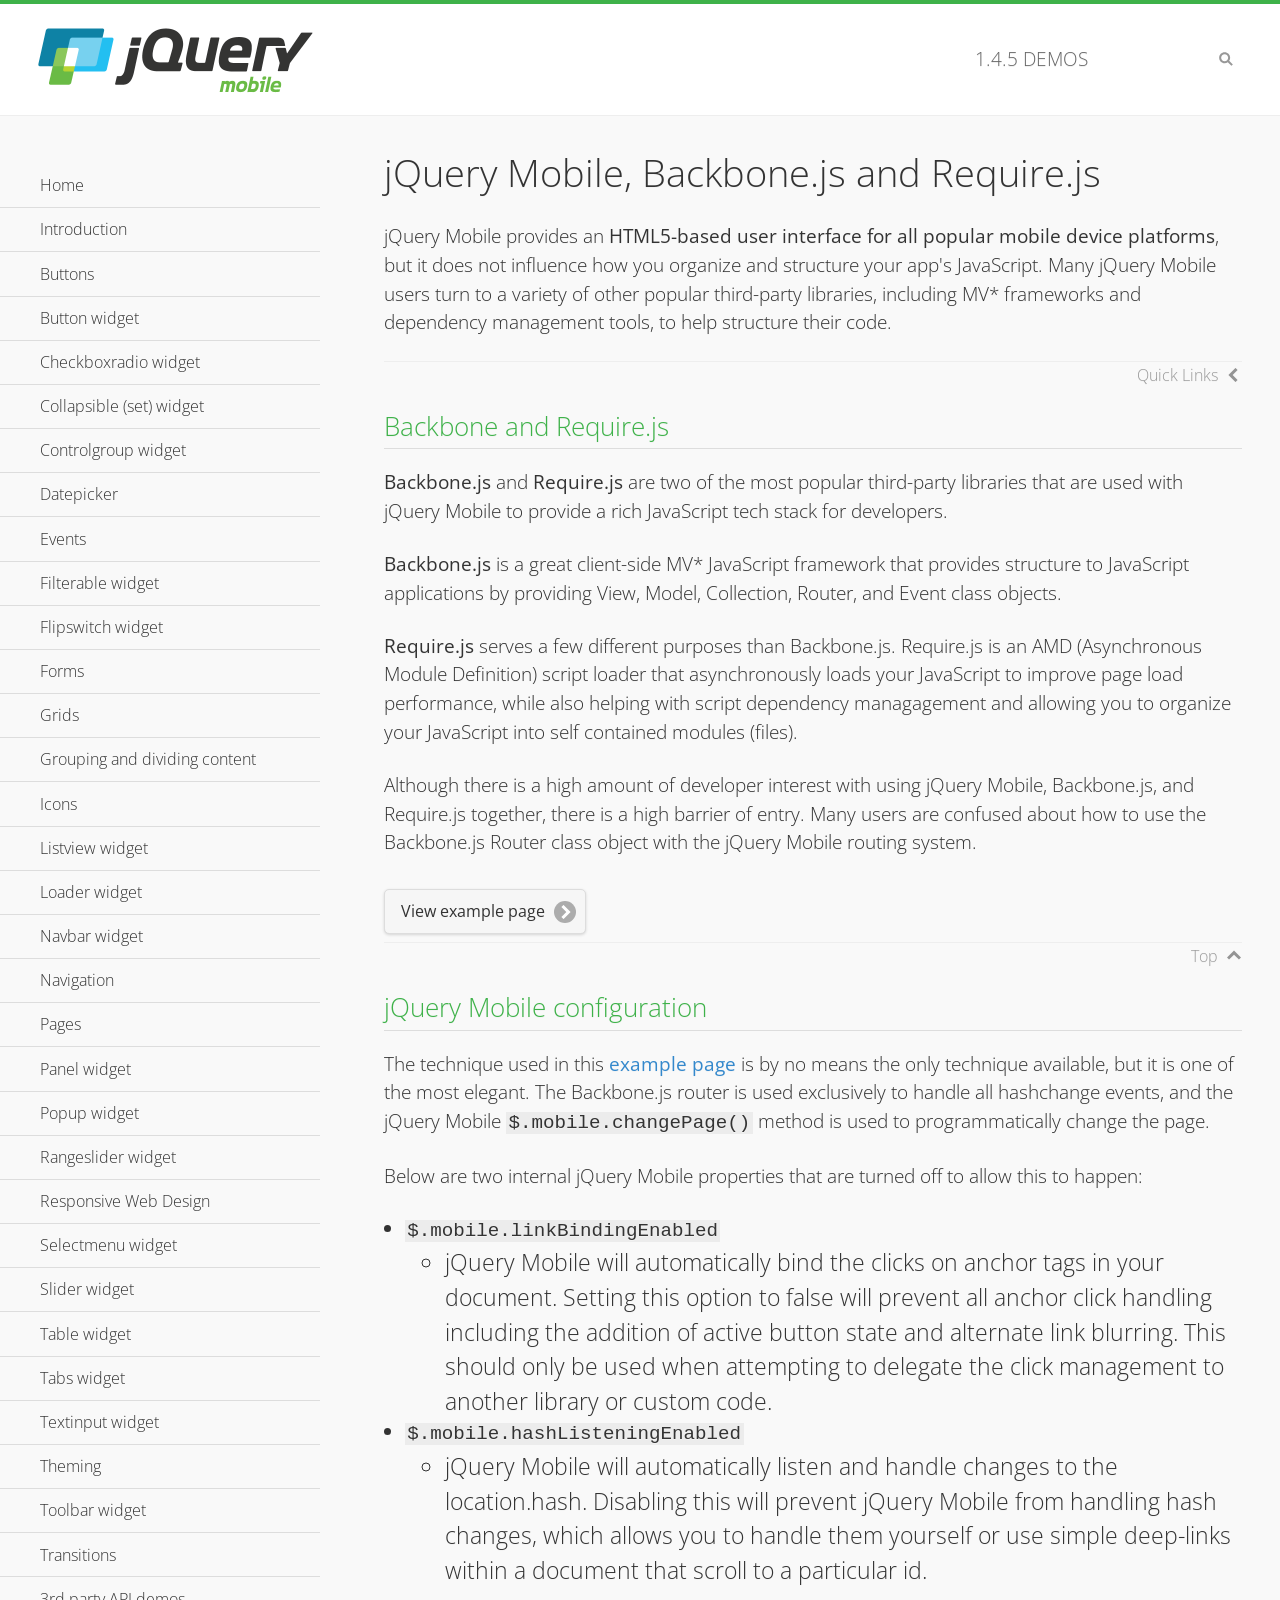
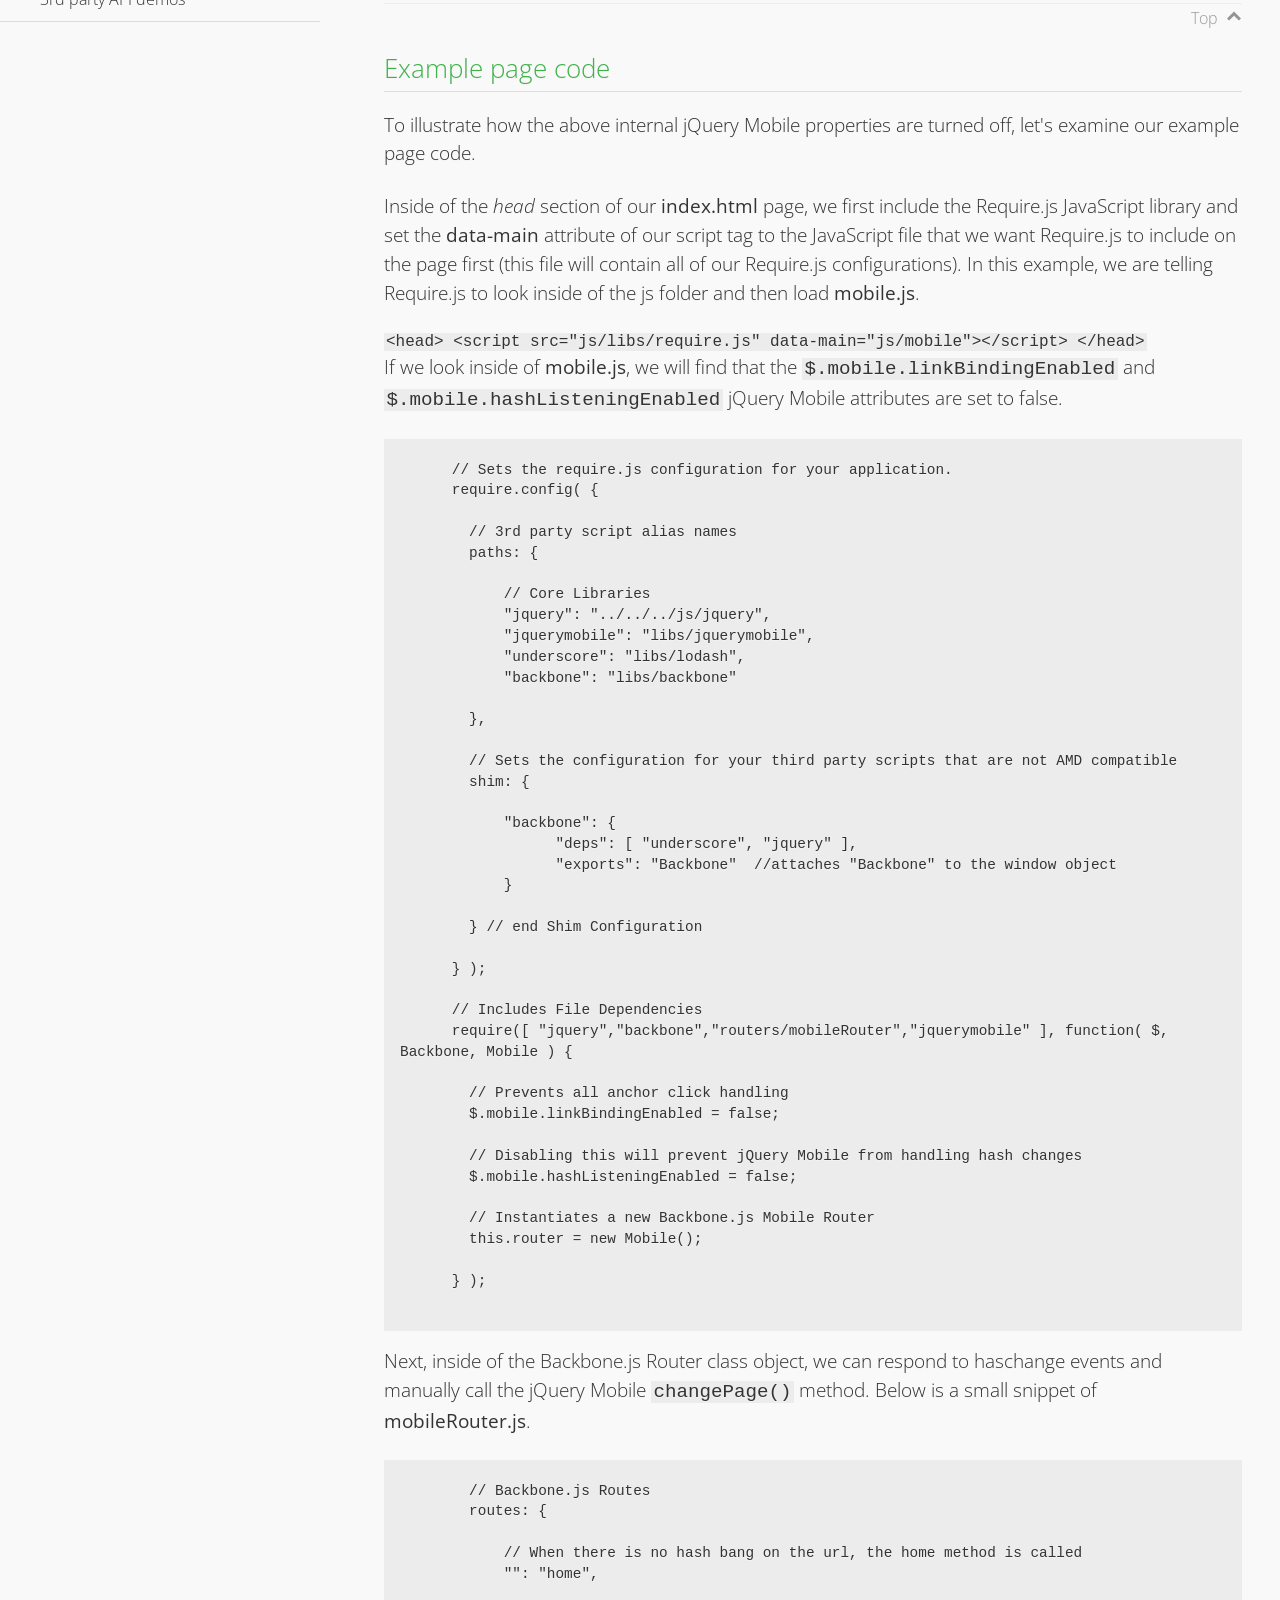
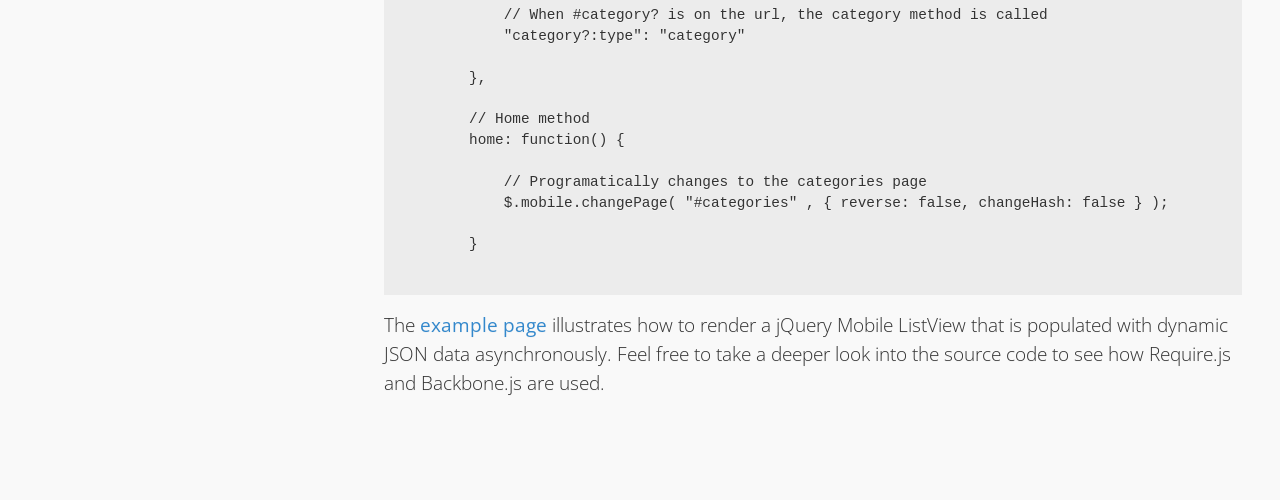
<file: FilkomNews/www/css/demos/backbone-requirejs/index.html>
<!DOCTYPE html>
<html>
  <head>
  <meta charset="utf-8">
  <meta name="viewport" content="width=device-width, initial-scale=1">
  <title>jQuery Mobile - Backbone.js and Require.js Apps</title>
	<link rel="shortcut icon" href="../favicon.ico">
    <link rel="stylesheet" href="http://fonts.googleapis.com/css?family=Open+Sans:300,400,700">
	<link rel="stylesheet" href="../css/themes/default/jquery.mobile-1.4.5.min.css">
	<link rel="stylesheet" href="../_assets/css/jqm-demos.css">
	<script src="../js/jquery.js"></script>
	<script src="../_assets/js/index.js"></script>
	<script src="../js/jquery.mobile-1.4.5.min.js"></script>

</head>
<body>
<div data-role="page" class="jqm-demos" data-quicklinks="true">

    <div data-role="header" class="jqm-header">
		<h2><a href="../" title="jQuery Mobile Demos home"><img src="../_assets/img/jquery-logo.png" alt="jQuery Mobile"></a></h2>
		<p><span class="jqm-version"></span> Demos</p>
        <a href="#" class="jqm-navmenu-link ui-btn ui-btn-icon-notext ui-corner-all ui-icon-bars ui-nodisc-icon ui-alt-icon ui-btn-left">Menu</a>
        <a href="#" class="jqm-search-link ui-btn ui-btn-icon-notext ui-corner-all ui-icon-search ui-nodisc-icon ui-alt-icon ui-btn-right">Search</a>
    </div><!-- /header -->

	<div role="main" class="ui-content jqm-content">

      <h1>jQuery Mobile, Backbone.js and Require.js</h1>
      <p>jQuery Mobile provides an <strong>HTML5-based user interface for all popular mobile device platforms</strong>, but it does not influence how you organize and structure your app's JavaScript.  Many jQuery Mobile users turn to a variety of other popular third-party libraries, including MV* frameworks and dependency management tools, to help structure their code.
      </p>

	  <h2>Backbone and Require.js</h2>
      <p><strong>Backbone.js</strong> and <strong>Require.js</strong> are two of the most popular third-party libraries that are used with jQuery Mobile to provide a rich JavaScript tech stack for developers.
      </p>
      <p><strong>Backbone.js</strong> is a great client-side MV* JavaScript framework that provides structure to JavaScript applications by providing View, Model, Collection, Router, and Event class objects.
      </p>
      <p><strong>Require.js</strong> serves a few different purposes than Backbone.js. Require.js is an AMD (Asynchronous Module Definition) script loader that asynchronously loads your JavaScript to improve page load performance, while also helping with script dependency managagement and allowing you to organize your JavaScript into self contained modules (files).
      </p>
      <p>Although there is a high amount of developer interest with using jQuery Mobile, Backbone.js, and Require.js together, there is a high barrier of entry.  Many users are confused about how to use the Backbone.js Router class object with the jQuery Mobile routing system.</p>

	   <a href="backbone-require.html" rel="external" class="ui-btn ui-btn-inline ui-corner-all ui-shadow ui-btn-icon-right ui-icon-carat-r">View example page</a>

      <h2>jQuery Mobile configuration</h2>

      <p>The technique used in this <a href="backbone-require.html" rel="external">example page</a> is by no means the only technique available, but it is one of the most elegant.  The Backbone.js router is used exclusively to handle all hashchange events, and the jQuery Mobile <code>$.mobile.changePage()</code> method is used to programmatically change the page.</p>

      <p>Below are two internal jQuery Mobile properties that are turned off to allow this to happen:</p>

      <ul>
        <li><code>$.mobile.linkBindingEnabled</code>
          <ul>
            <li>jQuery Mobile will automatically bind the clicks on anchor tags in your document. Setting this option to false will prevent all anchor click handling including the addition of active button state and alternate link blurring. This should only be used when attempting to delegate the click management to another library or custom code.</li>
            </ul>
        </li>
        <li><code>$.mobile.hashListeningEnabled</code>
          <ul>
            <li>jQuery Mobile will automatically listen and handle changes to the location.hash. Disabling this will prevent jQuery Mobile from handling hash changes, which allows you to handle them yourself or use simple deep-links within a document that scroll to a particular id.</li>
            </ul>
        </li>
      </ul>

	  <h2>Example page code</h2>
      <p>To illustrate how the above internal jQuery Mobile properties are turned off, let's examine our example page code.</p>

      <p>Inside of the <em>head</em> section of our <strong>index.html</strong> page, we first include the Require.js JavaScript library and set the <strong>data-main</strong> attribute of our script tag to the JavaScript file that we want Require.js to include on the page first (this file will contain all of our Require.js configurations).  In this example, we are telling Require.js to look inside of the js folder and then load <strong>mobile.js</strong>.
      </p>

      <code>
        &lt;head&gt;
          &lt;script src=&quot;js/libs/require.js&quot; data-main=&quot;js/mobile&quot;&gt;&lt;/script&gt;
        &lt;/head&gt;
      </code>
      <p>If we look inside of <strong>mobile.js</strong>, we will find that the <code>$.mobile.linkBindingEnabled</code> and <code>$.mobile.hashListeningEnabled</code> jQuery Mobile attributes are set to false.
      </p>
      <pre>
      <code>
      // Sets the require.js configuration for your application.
      require.config( {

        // 3rd party script alias names
        paths: {

            // Core Libraries
            "jquery": "../../../js/jquery",
            "jquerymobile": "libs/jquerymobile",
            "underscore": "libs/lodash",
            "backbone": "libs/backbone"

        },

        // Sets the configuration for your third party scripts that are not AMD compatible
        shim: {

            "backbone": {
                  "deps": [ "underscore", "jquery" ],
                  "exports": "Backbone"  //attaches "Backbone" to the window object
            }

        } // end Shim Configuration

      } );

      // Includes File Dependencies
      require([ "jquery","backbone","routers/mobileRouter","jquerymobile" ], function( $, Backbone, Mobile ) {

        // Prevents all anchor click handling
        $.mobile.linkBindingEnabled = false;

        // Disabling this will prevent jQuery Mobile from handling hash changes
        $.mobile.hashListeningEnabled = false;

        // Instantiates a new Backbone.js Mobile Router
        this.router = new Mobile();

      } );
</code>
</pre>
<p>Next, inside of the Backbone.js Router class object, we can respond to haschange events and manually call the jQuery Mobile <code>changePage()</code> method.  Below is a small snippet of <strong>mobileRouter.js</strong>.</p>
<pre>
<code>
        // Backbone.js Routes
        routes: {

            // When there is no hash bang on the url, the home method is called
            "": "home",

            // When #category? is on the url, the category method is called
            "category?:type": "category"

        },

        // Home method
        home: function() {

            // Programatically changes to the categories page
            $.mobile.changePage( "#categories" , { reverse: false, changeHash: false } );

        }
</code>
</pre>

		<p>The <a href="backbone-require.html" rel="external">example page</a> illustrates how to render a jQuery Mobile ListView that is populated with dynamic JSON data asynchronously. Feel free to take a deeper look into the source code to see how Require.js and Backbone.js are used.</p>

    </div><!-- /content -->
	    <div data-role="panel" class="jqm-navmenu-panel" data-position="left" data-display="overlay" data-theme="a">
	    	<ul class="jqm-list ui-alt-icon ui-nodisc-icon">
<li data-filtertext="demos homepage" data-icon="home"><a href=".././">Home</a></li>
<li data-filtertext="introduction overview getting started"><a href="../intro/" data-ajax="false">Introduction</a></li>
<li data-filtertext="buttons button markup buttonmarkup method anchor link button element"><a href="../button-markup/" data-ajax="false">Buttons</a></li>
<li data-filtertext="form button widget input button submit reset"><a href="../button/" data-ajax="false">Button widget</a></li>
<li data-role="collapsible" data-enhanced="true" data-collapsed-icon="carat-d" data-expanded-icon="carat-u" data-iconpos="right" data-inset="false" class="ui-collapsible ui-collapsible-themed-content ui-collapsible-collapsed">
	<h3 class="ui-collapsible-heading ui-collapsible-heading-collapsed">
		<a href="#" class="ui-collapsible-heading-toggle ui-btn ui-btn-icon-right ui-btn-inherit ui-icon-carat-d">
		    Checkboxradio widget<span class="ui-collapsible-heading-status"> click to expand contents</span>
		</a>
	</h3>
	<div class="ui-collapsible-content ui-body-inherit ui-collapsible-content-collapsed" aria-hidden="true">
		<ul>
			<li data-filtertext="form checkboxradio widget checkbox input checkboxes controlgroups"><a href="../checkboxradio-checkbox/" data-ajax="false">Checkboxes</a></li>
			<li data-filtertext="form checkboxradio widget radio input radio buttons controlgroups"><a href="../checkboxradio-radio/" data-ajax="false">Radio buttons</a></li>
		</ul>
	</div>
</li>
<li data-role="collapsible" data-enhanced="true" data-collapsed-icon="carat-d" data-expanded-icon="carat-u" data-iconpos="right" data-inset="false" class="ui-collapsible ui-collapsible-themed-content ui-collapsible-collapsed">
	<h3 class="ui-collapsible-heading ui-collapsible-heading-collapsed">
		<a href="#" class="ui-collapsible-heading-toggle ui-btn ui-btn-icon-right ui-btn-inherit ui-icon-carat-d">
			Collapsible (set) widget<span class="ui-collapsible-heading-status"> click to expand contents</span>
		</a>
	</h3>
	<div class="ui-collapsible-content ui-body-inherit ui-collapsible-content-collapsed" aria-hidden="true">
		<ul>
			<li data-filtertext="collapsibles content formatting"><a href="../collapsible/" data-ajax="false">Collapsible</a></li>
			<li data-filtertext="dynamic collapsible set accordion append expand"><a href="../collapsible-dynamic/" data-ajax="false">Dynamic collapsibles</a></li>
			<li data-filtertext="accordions collapsible set widget content formatting grouped collapsibles"><a href="../collapsibleset/" data-ajax="false">Collapsible set</a></li>
		</ul>
	</div>
</li>
<li data-role="collapsible" data-enhanced="true" data-collapsed-icon="carat-d" data-expanded-icon="carat-u" data-iconpos="right" data-inset="false" class="ui-collapsible ui-collapsible-themed-content ui-collapsible-collapsed">
	<h3 class="ui-collapsible-heading ui-collapsible-heading-collapsed">
		<a href="#" class="ui-collapsible-heading-toggle ui-btn ui-btn-icon-right ui-btn-inherit ui-icon-carat-d">
			Controlgroup widget<span class="ui-collapsible-heading-status"> click to expand contents</span>
		</a>
	</h3>
	<div class="ui-collapsible-content ui-body-inherit ui-collapsible-content-collapsed" aria-hidden="true">
		<ul>
			<li data-filtertext="controlgroups selectmenu checkboxradio input grouped buttons horizontal vertical"><a href="../controlgroup/" data-ajax="false">Controlgroup</a></li>
			<li data-filtertext="dynamic controlgroup dynamically add buttons"><a href="../controlgroup-dynamic/" data-ajax="false">Dynamic controlgroups</a></li>
		</ul>
	</div>
</li>
<li data-filtertext="form datepicker widget date input"><a href="../datepicker/" data-ajax="false">Datepicker</a></li>
<li data-role="collapsible" data-enhanced="true" data-collapsed-icon="carat-d" data-expanded-icon="carat-u" data-iconpos="right" data-inset="false" class="ui-collapsible ui-collapsible-themed-content ui-collapsible-collapsed">
	<h3 class="ui-collapsible-heading ui-collapsible-heading-collapsed">
		<a href="#" class="ui-collapsible-heading-toggle ui-btn ui-btn-icon-right ui-btn-inherit ui-icon-carat-d">
			Events<span class="ui-collapsible-heading-status"> click to expand contents</span>
		</a>
	</h3>
	<div class="ui-collapsible-content ui-body-inherit ui-collapsible-content-collapsed" aria-hidden="true">
		<ul>
			<li data-filtertext="swipe to delete list items listviews swipe events"><a href="../swipe-list/" data-ajax="false">Swipe list items</a></li>
			<li data-filtertext="swipe to navigate swipe page navigation swipe events"><a href="../swipe-page/" data-ajax="false">Swipe page navigation</a></li>
		</ul>
	</div>
</li>
<li data-filtertext="filterable filter elements sorting searching listview table"><a href="../filterable/" data-ajax="false">Filterable widget</a></li>
<li data-filtertext="form flipswitch widget flip toggle switch binary select checkbox input"><a href="../flipswitch/" data-ajax="false">Flipswitch widget</a></li>
<li data-role="collapsible" data-enhanced="true" data-collapsed-icon="carat-d" data-expanded-icon="carat-u" data-iconpos="right" data-inset="false" class="ui-collapsible ui-collapsible-themed-content ui-collapsible-collapsed">
	<h3 class="ui-collapsible-heading ui-collapsible-heading-collapsed">
		<a href="#" class="ui-collapsible-heading-toggle ui-btn ui-btn-icon-right ui-btn-inherit ui-icon-carat-d">
			Forms<span class="ui-collapsible-heading-status"> click to expand contents</span>
		</a>
	</h3>
	<div class="ui-collapsible-content ui-body-inherit ui-collapsible-content-collapsed" aria-hidden="true">
		<ul>
			<li data-filtertext="forms text checkbox radio range button submit reset inputs selects textarea slider flipswitch label form elements"><a href="../forms/" data-ajax="false">Forms</a></li>
			<li data-filtertext="form hide labels hidden accessible ui-hidden-accessible forms"><a href="../forms-label-hidden-accessible/" data-ajax="false">Hide labels</a></li>
			<li data-filtertext="form field containers fieldcontain ui-field-contain forms"><a href="../forms-field-contain/" data-ajax="false">Field containers</a></li>
			<li data-filtertext="forms disabled form elements"><a href="../forms-disabled/" data-ajax="false">Forms disabled</a></li>
			<li data-filtertext="forms gallery examples overview forms text checkbox radio range button submit reset inputs selects textarea slider flipswitch label form elements"><a href="../forms-gallery/" data-ajax="false">Forms gallery</a></li>
		</ul>
	</div>
</li>
<li data-role="collapsible" data-enhanced="true" data-collapsed-icon="carat-d" data-expanded-icon="carat-u" data-iconpos="right" data-inset="false" class="ui-collapsible ui-collapsible-themed-content ui-collapsible-collapsed">
	<h3 class="ui-collapsible-heading ui-collapsible-heading-collapsed">
		<a href="#" class="ui-collapsible-heading-toggle ui-btn ui-btn-icon-right ui-btn-inherit ui-icon-carat-d">
			Grids<span class="ui-collapsible-heading-status"> click to expand contents</span>
		</a>
	</h3>
	<div class="ui-collapsible-content ui-body-inherit ui-collapsible-content-collapsed" aria-hidden="true">
		<ul>
			<li data-filtertext="grids columns blocks content formatting rwd responsive css framework"><a href="../grids/" data-ajax="false">Grids</a></li>
			<li data-filtertext="buttons in grids css framework"><a href="../grids-buttons/" data-ajax="false">Buttons in grids</a></li>
			<li data-filtertext="custom responsive grids rwd css framework"><a href="../grids-custom-responsive/" data-ajax="false">Custom responsive grids</a></li>
		</ul>
	</div>
</li>
<li data-filtertext="blocks content formatting sections heading"><a href="../body-bar-classes/" data-ajax="false">Grouping and dividing content</a></li>
<li data-role="collapsible" data-enhanced="true" data-collapsed-icon="carat-d" data-expanded-icon="carat-u" data-iconpos="right" data-inset="false" class="ui-collapsible ui-collapsible-themed-content ui-collapsible-collapsed">
	<h3 class="ui-collapsible-heading ui-collapsible-heading-collapsed">
		<a href="#" class="ui-collapsible-heading-toggle ui-btn ui-btn-icon-right ui-btn-inherit ui-icon-carat-d">
			Icons<span class="ui-collapsible-heading-status"> click to expand contents</span>
		</a>
	</h3>
	<div class="ui-collapsible-content ui-body-inherit ui-collapsible-content-collapsed" aria-hidden="true">
		<ul>
			<li data-filtertext="button icons svg disc alt custom icon position"><a href="../icons/" data-ajax="false">Icons</a></li>
			<li data-filtertext=""><a href="../icons-grunticon/" data-ajax="false">Grunticon loader</a></li>
		</ul>
	</div>
</li>
<li data-role="collapsible" data-enhanced="true" data-collapsed-icon="carat-d" data-expanded-icon="carat-u" data-iconpos="right" data-inset="false" class="ui-collapsible ui-collapsible-themed-content ui-collapsible-collapsed">
	<h3 class="ui-collapsible-heading ui-collapsible-heading-collapsed">
		<a href="#" class="ui-collapsible-heading-toggle ui-btn ui-btn-icon-right ui-btn-inherit ui-icon-carat-d">
			Listview widget<span class="ui-collapsible-heading-status"> click to expand contents</span>
		</a>
	</h3>
	<div class="ui-collapsible-content ui-body-inherit ui-collapsible-content-collapsed" aria-hidden="true">
		<ul>
			<li data-filtertext="listview widget thumbnails icons nested split button collapsible ul ol"><a href="../listview/" data-ajax="false">Listview</a></li>
			<li data-filtertext="autocomplete filterable reveal listview filtertextbeforefilter placeholder"><a href="../listview-autocomplete/" data-ajax="false">Listview autocomplete</a></li>
			<li data-filtertext="autocomplete filterable reveal listview remote data filtertextbeforefilter placeholder"><a href="../listview-autocomplete-remote/" data-ajax="false">Listview autocomplete remote data</a></li>
			<li data-filtertext="autodividers anchor jump scroll linkbars listview lists ul ol"><a href="../listview-autodividers-linkbar/" data-ajax="false">Listview autodividers linkbar</a></li>
			<li data-filtertext="listview autodividers selector autodividersselector lists ul ol"><a href="../listview-autodividers-selector/" data-ajax="false">Listview autodividers selector</a></li>
			<li data-filtertext="listview nested list items"><a href="../listview-nested-lists/" data-ajax="false">Nested Listviews</a></li>
			<li data-filtertext="listview collapsible list items flat"><a href="../listview-collapsible-item-flat/" data-ajax="false">Listview collapsible list items (flat)</a></li>
			<li data-filtertext="listview collapsible list indented"><a href="../listview-collapsible-item-indented/" data-ajax="false">Listview collapsible list items (indented)</a></li>
			<li data-filtertext="grid listview responsive grids responsive listviews lists ul"><a href="../listview-grid/" data-ajax="false">Listview responsive grid</a></li>
		</ul>
	</div>
</li>
<li data-filtertext="loader widget page loading navigation overlay spinner"><a href="../loader/" data-ajax="false">Loader widget</a></li>
<li data-filtertext="navbar widget navmenu toolbars header footer"><a href="../navbar/" data-ajax="false">Navbar widget</a></li>
<li data-role="collapsible" data-enhanced="true" data-collapsed-icon="carat-d" data-expanded-icon="carat-u" data-iconpos="right" data-inset="false" class="ui-collapsible ui-collapsible-themed-content ui-collapsible-collapsed">
	<h3 class="ui-collapsible-heading ui-collapsible-heading-collapsed">
		<a href="#" class="ui-collapsible-heading-toggle ui-btn ui-btn-icon-right ui-btn-inherit ui-icon-carat-d">
			Navigation<span class="ui-collapsible-heading-status"> click to expand contents</span>
		</a>
	</h3>
	<div class="ui-collapsible-content ui-body-inherit ui-collapsible-content-collapsed" aria-hidden="true">
		<ul>
			<li data-filtertext="ajax navigation navigate widget history event method"><a href="../navigation/" data-ajax="false">Navigation</a></li>
			<li data-filtertext="linking pages page links navigation ajax prefetch cache"><a href="../navigation-linking-pages/" data-ajax="false">Linking pages</a></li>
			<!-- <li data-filtertext="php redirect server redirection server-side navigation"><a href="../navigation-php-redirect/" data-ajax="false">PHP redirect demo</a></li>-->
			<li data-filtertext="navigation redirection hash query"><a href="../navigation-hash-processing/" data-ajax="false">Hash processing demo</a></li>
			<li data-filtertext="navigation redirection hash query"><a href="../page-events/" data-ajax="false">Page Navigation Events</a></li>
		</ul>
	</div>
</li>
<li data-role="collapsible" data-enhanced="true" data-collapsed-icon="carat-d" data-expanded-icon="carat-u" data-iconpos="right" data-inset="false" class="ui-collapsible ui-collapsible-themed-content ui-collapsible-collapsed">
	<h3 class="ui-collapsible-heading ui-collapsible-heading-collapsed">
		<a href="#" class="ui-collapsible-heading-toggle ui-btn ui-btn-icon-right ui-btn-inherit ui-icon-carat-d">
			Pages<span class="ui-collapsible-heading-status"> click to expand contents</span>
		</a>
	</h3>
	<div class="ui-collapsible-content ui-body-inherit ui-collapsible-content-collapsed" aria-hidden="true">
		<ul>
			<li data-filtertext="pages page widget ajax navigation"><a href="../pages/" data-ajax="false">Pages</a></li>
			<li data-filtertext="single page"><a href="../pages-single-page/" data-ajax="false">Single page</a></li>
			<li data-filtertext="multipage multi-page page"><a href="../pages-multi-page/" data-ajax="false">Multi-page template</a></li>
			<li data-filtertext="dialog page widget modal popup"><a href="../pages-dialog/" data-ajax="false">Dialog page</a></li>
		</ul>
	</div>
</li>
<li data-role="collapsible" data-enhanced="true" data-collapsed-icon="carat-d" data-expanded-icon="carat-u" data-iconpos="right" data-inset="false" class="ui-collapsible ui-collapsible-themed-content ui-collapsible-collapsed">
	<h3 class="ui-collapsible-heading ui-collapsible-heading-collapsed">
		<a href="#" class="ui-collapsible-heading-toggle ui-btn ui-btn-icon-right ui-btn-inherit ui-icon-carat-d">
			Panel widget<span class="ui-collapsible-heading-status"> click to expand contents</span>
		</a>
	</h3>
	<div class="ui-collapsible-content ui-body-inherit ui-collapsible-content-collapsed" aria-hidden="true">
		<ul>
			<li data-filtertext="panel widget sliding panels reveal push overlay responsive"><a href="../panel/" data-ajax="false">Panel</a></li>
			<li data-filtertext=""><a href="../panel-external/" data-ajax="false">External panels</a></li>
			<li data-filtertext="panel "><a href="../panel-fixed/" data-ajax="false">Fixed panels</a></li>
			<li data-filtertext="panel slide panels sliding panels shadow rwd responsive breakpoint"><a href="../panel-responsive/" data-ajax="false">Panels responsive</a></li>
			<li data-filtertext="panel custom style custom panel width reveal shadow listview panel styling page background wrapper"><a href="../panel-styling/" data-ajax="false">Custom panel style</a></li>
			<li data-filtertext="panel open on swipe"><a href="../panel-swipe-open/" data-ajax="false">Panel open on swipe</a></li>
			<li data-filtertext="panels outside page internal external toolbars"><a href="../panel-external-internal/" data-ajax="false">Panel external and internal</a></li>
		</ul>
	</div>
</li>
<li data-role="collapsible" data-enhanced="true" data-collapsed-icon="carat-d" data-expanded-icon="carat-u" data-iconpos="right" data-inset="false" class="ui-collapsible ui-collapsible-themed-content ui-collapsible-collapsed">
	<h3 class="ui-collapsible-heading ui-collapsible-heading-collapsed">
		<a href="#" class="ui-collapsible-heading-toggle ui-btn ui-btn-icon-right ui-btn-inherit ui-icon-carat-d">
			Popup widget<span class="ui-collapsible-heading-status"> click to expand contents</span>
		</a>
	</h3>
	<div class="ui-collapsible-content ui-body-inherit ui-collapsible-content-collapsed" aria-hidden="true">
		<ul>
			<li data-filtertext="popup widget popups dialog modal transition tooltip lightbox form overlay screen flip pop fade transition"><a href="../popup/" data-ajax="false">Popup</a></li>
			<li data-filtertext="popup alignment position"><a href="../popup-alignment/" data-ajax="false">Popup alignment</a></li>
			<li data-filtertext="popup arrow size popups popover"><a href="../popup-arrow-size/" data-ajax="false">Popup arrow size</a></li>
			<li data-filtertext="dynamic popups popup images lightbox"><a href="../popup-dynamic/" data-ajax="false">Dynamic popups</a></li>
			<li data-filtertext="popups with iframes scaling"><a href="../popup-iframe/" data-ajax="false">Popups with iframes</a></li>
			<li data-filtertext="popup image scaling"><a href="../popup-image-scaling/" data-ajax="false">Popup image scaling</a></li>
			<li data-filtertext="external popup outside multi-page"><a href="../popup-outside-multipage/" data-ajax="false">Popup outside multi-page</a></li>
		</ul>
	</div>
</li>
<li data-filtertext="form rangeslider widget dual sliders dual handle sliders range input"><a href="../rangeslider/" data-ajax="false">Rangeslider widget</a></li>
<li data-filtertext="responsive web design rwd adaptive progressive enhancement PE accessible mobile breakpoints media query media queries"><a href="../rwd/" data-ajax="false">Responsive Web Design</a></li>
<li data-role="collapsible" data-enhanced="true" data-collapsed-icon="carat-d" data-expanded-icon="carat-u" data-iconpos="right" data-inset="false" class="ui-collapsible ui-collapsible-themed-content ui-collapsible-collapsed">
	<h3 class="ui-collapsible-heading ui-collapsible-heading-collapsed">
		<a href="#" class="ui-collapsible-heading-toggle ui-btn ui-btn-icon-right ui-btn-inherit ui-icon-carat-d">
			Selectmenu widget<span class="ui-collapsible-heading-status"> click to expand contents</span>
		</a>
	</h3>
	<div class="ui-collapsible-content ui-body-inherit ui-collapsible-content-collapsed" aria-hidden="true">
		<ul>
			<li data-filtertext="form selectmenu widget select input custom select menu selects"><a href="../selectmenu/" data-ajax="false">Selectmenu</a></li>
			<li data-filtertext="form custom select menu selectmenu widget custom menu option optgroup multiple selects"><a href="../selectmenu-custom/" data-ajax="false">Custom select menu</a></li>
			<li data-filtertext="filterable select filter popup dialog"><a href="../selectmenu-custom-filter/" data-ajax="false">Custom select menu with filter</a></li>
		</ul>
	</div>
</li>
<li data-role="collapsible" data-enhanced="true" data-collapsed-icon="carat-d" data-expanded-icon="carat-u" data-iconpos="right" data-inset="false" class="ui-collapsible ui-collapsible-themed-content ui-collapsible-collapsed">
	<h3 class="ui-collapsible-heading ui-collapsible-heading-collapsed">
		<a href="#" class="ui-collapsible-heading-toggle ui-btn ui-btn-icon-right ui-btn-inherit ui-icon-carat-d">
			Slider widget<span class="ui-collapsible-heading-status"> click to expand contents</span>
		</a>
	</h3>
	<div class="ui-collapsible-content ui-body-inherit ui-collapsible-content-collapsed" aria-hidden="true">
		<ul>
			<li data-filtertext="form slider widget range input single sliders"><a href="../slider/" data-ajax="false">Slider</a></li>
			<li data-filtertext="form slider widget flipswitch slider binary select flip toggle switch"><a href="../slider-flipswitch/" data-ajax="false">Slider flip toggle switch</a></li>
			<li data-filtertext="form slider tooltip handle value input range sliders"><a href="../slider-tooltip/" data-ajax="false">Slider tooltip</a></li>
		</ul>
	</div>
</li>
<li data-role="collapsible" data-enhanced="true" data-collapsed-icon="carat-d" data-expanded-icon="carat-u" data-iconpos="right" data-inset="false" class="ui-collapsible ui-collapsible-themed-content ui-collapsible-collapsed">
	<h3 class="ui-collapsible-heading ui-collapsible-heading-collapsed">
		<a href="#" class="ui-collapsible-heading-toggle ui-btn ui-btn-icon-right ui-btn-inherit ui-icon-carat-d">
			Table widget<span class="ui-collapsible-heading-status"> click to expand contents</span>
		</a>
	</h3>
	<div class="ui-collapsible-content ui-body-inherit ui-collapsible-content-collapsed" aria-hidden="true">
		<ul>
			<li data-filtertext="table widget reflow column toggle th td responsive tables rwd hide show tabular"><a href="../table-column-toggle/" data-ajax="false">Table Column Toggle</a></li>
			<li data-filtertext="table column toggle phone comparison demo"><a href="../table-column-toggle-example/" data-ajax="false">Table Column Toggle demo</a></li>
			<li data-filtertext="responsive tables table column toggle heading groups rwd breakpoint"><a href="../table-column-toggle-heading-groups/" data-ajax="false">Table Column Toggle heading groups</a></li>
			<li data-filtertext="responsive tables table column toggle hide rwd breakpoint customization options"><a href="../table-column-toggle-options/" data-ajax="false">Table Column Toggle options</a></li>
			<li data-filtertext="table reflow th td responsive rwd columns tabular"><a href="../table-reflow/" data-ajax="false">Table Reflow</a></li>
			<li data-filtertext="responsive tables table reflow heading groups rwd breakpoint"><a href="../table-reflow-heading-groups/" data-ajax="false">Table Reflow heading groups</a></li>
			<li data-filtertext="responsive tables table reflow stripes strokes table style"><a href="../table-reflow-stripes-strokes/" data-ajax="false">Table Reflow stripes and strokes</a></li>
			<li data-filtertext="responsive tables table reflow stack custom styles"><a href="../table-reflow-styling/" data-ajax="false">Table Reflow custom styles</a></li>
		</ul>
	</div>
</li>
<li data-filtertext="ui tabs widget"><a href="../tabs/" data-ajax="false">Tabs widget</a></li>
<li data-filtertext="form textinput widget text input textarea number date time tel email file color password"><a href="../textinput/" data-ajax="false">Textinput widget</a></li>
<li data-role="collapsible" data-enhanced="true" data-collapsed-icon="carat-d" data-expanded-icon="carat-u" data-iconpos="right" data-inset="false" class="ui-collapsible ui-collapsible-themed-content ui-collapsible-collapsed">
	<h3 class="ui-collapsible-heading ui-collapsible-heading-collapsed">
		<a href="#" class="ui-collapsible-heading-toggle ui-btn ui-btn-icon-right ui-btn-inherit ui-icon-carat-d">
			Theming<span class="ui-collapsible-heading-status"> click to expand contents</span>
		</a>
	</h3>
	<div class="ui-collapsible-content ui-body-inherit ui-collapsible-content-collapsed" aria-hidden="true">
		<ul>
			<li data-filtertext="default theme swatches theming style css"><a href="../theme-default/" data-ajax="false">Default theme</a></li>
			<li data-filtertext="classic theme old theme swatches theming style css"><a href="../theme-classic/" data-ajax="false">Classic theme</a></li>
		</ul>
	</div>
</li>
<li data-role="collapsible" data-enhanced="true" data-collapsed-icon="carat-d" data-expanded-icon="carat-u" data-iconpos="right" data-inset="false" class="ui-collapsible ui-collapsible-themed-content ui-collapsible-collapsed">
	<h3 class="ui-collapsible-heading ui-collapsible-heading-collapsed">
		<a href="#" class="ui-collapsible-heading-toggle ui-btn ui-btn-icon-right ui-btn-inherit ui-icon-carat-d">
			Toolbar widget<span class="ui-collapsible-heading-status"> click to expand contents</span>
		</a>
	</h3>
	<div class="ui-collapsible-content ui-body-inherit ui-collapsible-content-collapsed" aria-hidden="true">
		<ul>
			<li data-filtertext="toolbar widget header footer toolbars fixed fullscreen external sections"><a href="../toolbar/" data-ajax="false">Toolbar</a></li>
			<li data-filtertext="dynamic toolbars dynamically add toolbar header footer"><a href="../toolbar-dynamic/" data-ajax="false">Dynamic toolbars</a></li>
			<li data-filtertext="external toolbars header footer"><a href="../toolbar-external/" data-ajax="false">External toolbars</a></li>
			<li data-filtertext="fixed toolbars header footer"><a href="../toolbar-fixed/" data-ajax="false">Fixed toolbars</a></li>
			<li data-filtertext="fixed fullscreen toolbars header footer"><a href="../toolbar-fixed-fullscreen/" data-ajax="false">Fullscreen toolbars</a></li>
			<li data-filtertext="external fixed toolbars header footer"><a href="../toolbar-fixed-external/" data-ajax="false">Fixed external toolbars</a></li>
			<li data-filtertext="external persistent toolbars header footer navbar navmenu"><a href="../toolbar-fixed-persistent/" data-ajax="false">Persistent toolbars</a></li>
			<li data-filtertext="external ajax optimized toolbars persistent toolbars header footer navbar"><a href="../toolbar-fixed-persistent-optimized/" data-ajax="false">Ajax optimized toolbars</a></li>
			<li data-filtertext="form in toolbars header footer"><a href="../toolbar-fixed-forms/" data-ajax="false">Form in toolbar</a></li>
		</ul>
	</div>
</li>
<li data-filtertext="page transitions animated pages popup navigation flip slide fade pop"><a href="../transitions/" data-ajax="false">Transitions</a></li>
<li data-role="collapsible" data-enhanced="true" data-collapsed-icon="carat-d" data-expanded-icon="carat-u" data-iconpos="right" data-inset="false" class="ui-collapsible ui-collapsible-themed-content ui-collapsible-collapsed">
	<h3 class="ui-collapsible-heading ui-collapsible-heading-collapsed">
		<a href="#" class="ui-collapsible-heading-toggle ui-btn ui-btn-icon-right ui-btn-inherit ui-icon-carat-d">
			3rd party API demos<span class="ui-collapsible-heading-status"> click to expand contents</span>
		</a>
	</h3>
	<div class="ui-collapsible-content ui-body-inherit ui-collapsible-content-collapsed" aria-hidden="true">
		<ul>
			<li data-filtertext="backbone requirejs navigation router"><a href="../backbone-requirejs/" data-ajax="false">Backbone RequireJS</a></li>
			<li data-filtertext="google maps geolocation demo"><a href="../map-geolocation/" data-ajax="false">Google Maps geolocation</a></li>
			<li data-filtertext="google maps hybrid"><a href="../map-list-toggle/" data-ajax="false">Google Maps list toggle</a></li>
		</ul>
	</div>
</li>



		     </ul>
		</div><!-- /panel -->


    <div data-role="footer" data-position="fixed" data-tap-toggle="false" class="jqm-footer">
        <p>jQuery Mobile Demos version <span class="jqm-version"></span></p>
        <p>Copyright 2014 The jQuery Foundation</p>
    </div><!-- /footer -->
	<!-- TODO: This should become an external panel so we can add input to markup (unique ID) -->
    <div data-role="panel" class="jqm-search-panel" data-position="right" data-display="overlay" data-theme="a">
		<div class="jqm-search">
			<ul class="jqm-list" data-filter-placeholder="Search demos..." data-filter-reveal="true">
<li data-filtertext="demos homepage" data-icon="home"><a href=".././">Home</a></li>
<li data-filtertext="introduction overview getting started"><a href="../intro/" data-ajax="false">Introduction</a></li>
<li data-filtertext="buttons button markup buttonmarkup method anchor link button element"><a href="../button-markup/" data-ajax="false">Buttons</a></li>
<li data-filtertext="form button widget input button submit reset"><a href="../button/" data-ajax="false">Button widget</a></li>
<li data-role="collapsible" data-enhanced="true" data-collapsed-icon="carat-d" data-expanded-icon="carat-u" data-iconpos="right" data-inset="false" class="ui-collapsible ui-collapsible-themed-content ui-collapsible-collapsed">
	<h3 class="ui-collapsible-heading ui-collapsible-heading-collapsed">
		<a href="#" class="ui-collapsible-heading-toggle ui-btn ui-btn-icon-right ui-btn-inherit ui-icon-carat-d">
		    Checkboxradio widget<span class="ui-collapsible-heading-status"> click to expand contents</span>
		</a>
	</h3>
	<div class="ui-collapsible-content ui-body-inherit ui-collapsible-content-collapsed" aria-hidden="true">
		<ul>
			<li data-filtertext="form checkboxradio widget checkbox input checkboxes controlgroups"><a href="../checkboxradio-checkbox/" data-ajax="false">Checkboxes</a></li>
			<li data-filtertext="form checkboxradio widget radio input radio buttons controlgroups"><a href="../checkboxradio-radio/" data-ajax="false">Radio buttons</a></li>
		</ul>
	</div>
</li>
<li data-role="collapsible" data-enhanced="true" data-collapsed-icon="carat-d" data-expanded-icon="carat-u" data-iconpos="right" data-inset="false" class="ui-collapsible ui-collapsible-themed-content ui-collapsible-collapsed">
	<h3 class="ui-collapsible-heading ui-collapsible-heading-collapsed">
		<a href="#" class="ui-collapsible-heading-toggle ui-btn ui-btn-icon-right ui-btn-inherit ui-icon-carat-d">
			Collapsible (set) widget<span class="ui-collapsible-heading-status"> click to expand contents</span>
		</a>
	</h3>
	<div class="ui-collapsible-content ui-body-inherit ui-collapsible-content-collapsed" aria-hidden="true">
		<ul>
			<li data-filtertext="collapsibles content formatting"><a href="../collapsible/" data-ajax="false">Collapsible</a></li>
			<li data-filtertext="dynamic collapsible set accordion append expand"><a href="../collapsible-dynamic/" data-ajax="false">Dynamic collapsibles</a></li>
			<li data-filtertext="accordions collapsible set widget content formatting grouped collapsibles"><a href="../collapsibleset/" data-ajax="false">Collapsible set</a></li>
		</ul>
	</div>
</li>
<li data-role="collapsible" data-enhanced="true" data-collapsed-icon="carat-d" data-expanded-icon="carat-u" data-iconpos="right" data-inset="false" class="ui-collapsible ui-collapsible-themed-content ui-collapsible-collapsed">
	<h3 class="ui-collapsible-heading ui-collapsible-heading-collapsed">
		<a href="#" class="ui-collapsible-heading-toggle ui-btn ui-btn-icon-right ui-btn-inherit ui-icon-carat-d">
			Controlgroup widget<span class="ui-collapsible-heading-status"> click to expand contents</span>
		</a>
	</h3>
	<div class="ui-collapsible-content ui-body-inherit ui-collapsible-content-collapsed" aria-hidden="true">
		<ul>
			<li data-filtertext="controlgroups selectmenu checkboxradio input grouped buttons horizontal vertical"><a href="../controlgroup/" data-ajax="false">Controlgroup</a></li>
			<li data-filtertext="dynamic controlgroup dynamically add buttons"><a href="../controlgroup-dynamic/" data-ajax="false">Dynamic controlgroups</a></li>
		</ul>
	</div>
</li>
<li data-filtertext="form datepicker widget date input"><a href="../datepicker/" data-ajax="false">Datepicker</a></li>
<li data-role="collapsible" data-enhanced="true" data-collapsed-icon="carat-d" data-expanded-icon="carat-u" data-iconpos="right" data-inset="false" class="ui-collapsible ui-collapsible-themed-content ui-collapsible-collapsed">
	<h3 class="ui-collapsible-heading ui-collapsible-heading-collapsed">
		<a href="#" class="ui-collapsible-heading-toggle ui-btn ui-btn-icon-right ui-btn-inherit ui-icon-carat-d">
			Events<span class="ui-collapsible-heading-status"> click to expand contents</span>
		</a>
	</h3>
	<div class="ui-collapsible-content ui-body-inherit ui-collapsible-content-collapsed" aria-hidden="true">
		<ul>
			<li data-filtertext="swipe to delete list items listviews swipe events"><a href="../swipe-list/" data-ajax="false">Swipe list items</a></li>
			<li data-filtertext="swipe to navigate swipe page navigation swipe events"><a href="../swipe-page/" data-ajax="false">Swipe page navigation</a></li>
		</ul>
	</div>
</li>
<li data-filtertext="filterable filter elements sorting searching listview table"><a href="../filterable/" data-ajax="false">Filterable widget</a></li>
<li data-filtertext="form flipswitch widget flip toggle switch binary select checkbox input"><a href="../flipswitch/" data-ajax="false">Flipswitch widget</a></li>
<li data-role="collapsible" data-enhanced="true" data-collapsed-icon="carat-d" data-expanded-icon="carat-u" data-iconpos="right" data-inset="false" class="ui-collapsible ui-collapsible-themed-content ui-collapsible-collapsed">
	<h3 class="ui-collapsible-heading ui-collapsible-heading-collapsed">
		<a href="#" class="ui-collapsible-heading-toggle ui-btn ui-btn-icon-right ui-btn-inherit ui-icon-carat-d">
			Forms<span class="ui-collapsible-heading-status"> click to expand contents</span>
		</a>
	</h3>
	<div class="ui-collapsible-content ui-body-inherit ui-collapsible-content-collapsed" aria-hidden="true">
		<ul>
			<li data-filtertext="forms text checkbox radio range button submit reset inputs selects textarea slider flipswitch label form elements"><a href="../forms/" data-ajax="false">Forms</a></li>
			<li data-filtertext="form hide labels hidden accessible ui-hidden-accessible forms"><a href="../forms-label-hidden-accessible/" data-ajax="false">Hide labels</a></li>
			<li data-filtertext="form field containers fieldcontain ui-field-contain forms"><a href="../forms-field-contain/" data-ajax="false">Field containers</a></li>
			<li data-filtertext="forms disabled form elements"><a href="../forms-disabled/" data-ajax="false">Forms disabled</a></li>
			<li data-filtertext="forms gallery examples overview forms text checkbox radio range button submit reset inputs selects textarea slider flipswitch label form elements"><a href="../forms-gallery/" data-ajax="false">Forms gallery</a></li>
		</ul>
	</div>
</li>
<li data-role="collapsible" data-enhanced="true" data-collapsed-icon="carat-d" data-expanded-icon="carat-u" data-iconpos="right" data-inset="false" class="ui-collapsible ui-collapsible-themed-content ui-collapsible-collapsed">
	<h3 class="ui-collapsible-heading ui-collapsible-heading-collapsed">
		<a href="#" class="ui-collapsible-heading-toggle ui-btn ui-btn-icon-right ui-btn-inherit ui-icon-carat-d">
			Grids<span class="ui-collapsible-heading-status"> click to expand contents</span>
		</a>
	</h3>
	<div class="ui-collapsible-content ui-body-inherit ui-collapsible-content-collapsed" aria-hidden="true">
		<ul>
			<li data-filtertext="grids columns blocks content formatting rwd responsive css framework"><a href="../grids/" data-ajax="false">Grids</a></li>
			<li data-filtertext="buttons in grids css framework"><a href="../grids-buttons/" data-ajax="false">Buttons in grids</a></li>
			<li data-filtertext="custom responsive grids rwd css framework"><a href="../grids-custom-responsive/" data-ajax="false">Custom responsive grids</a></li>
		</ul>
	</div>
</li>
<li data-filtertext="blocks content formatting sections heading"><a href="../body-bar-classes/" data-ajax="false">Grouping and dividing content</a></li>
<li data-role="collapsible" data-enhanced="true" data-collapsed-icon="carat-d" data-expanded-icon="carat-u" data-iconpos="right" data-inset="false" class="ui-collapsible ui-collapsible-themed-content ui-collapsible-collapsed">
	<h3 class="ui-collapsible-heading ui-collapsible-heading-collapsed">
		<a href="#" class="ui-collapsible-heading-toggle ui-btn ui-btn-icon-right ui-btn-inherit ui-icon-carat-d">
			Icons<span class="ui-collapsible-heading-status"> click to expand contents</span>
		</a>
	</h3>
	<div class="ui-collapsible-content ui-body-inherit ui-collapsible-content-collapsed" aria-hidden="true">
		<ul>
			<li data-filtertext="button icons svg disc alt custom icon position"><a href="../icons/" data-ajax="false">Icons</a></li>
			<li data-filtertext=""><a href="../icons-grunticon/" data-ajax="false">Grunticon loader</a></li>
		</ul>
	</div>
</li>
<li data-role="collapsible" data-enhanced="true" data-collapsed-icon="carat-d" data-expanded-icon="carat-u" data-iconpos="right" data-inset="false" class="ui-collapsible ui-collapsible-themed-content ui-collapsible-collapsed">
	<h3 class="ui-collapsible-heading ui-collapsible-heading-collapsed">
		<a href="#" class="ui-collapsible-heading-toggle ui-btn ui-btn-icon-right ui-btn-inherit ui-icon-carat-d">
			Listview widget<span class="ui-collapsible-heading-status"> click to expand contents</span>
		</a>
	</h3>
	<div class="ui-collapsible-content ui-body-inherit ui-collapsible-content-collapsed" aria-hidden="true">
		<ul>
			<li data-filtertext="listview widget thumbnails icons nested split button collapsible ul ol"><a href="../listview/" data-ajax="false">Listview</a></li>
			<li data-filtertext="autocomplete filterable reveal listview filtertextbeforefilter placeholder"><a href="../listview-autocomplete/" data-ajax="false">Listview autocomplete</a></li>
			<li data-filtertext="autocomplete filterable reveal listview remote data filtertextbeforefilter placeholder"><a href="../listview-autocomplete-remote/" data-ajax="false">Listview autocomplete remote data</a></li>
			<li data-filtertext="autodividers anchor jump scroll linkbars listview lists ul ol"><a href="../listview-autodividers-linkbar/" data-ajax="false">Listview autodividers linkbar</a></li>
			<li data-filtertext="listview autodividers selector autodividersselector lists ul ol"><a href="../listview-autodividers-selector/" data-ajax="false">Listview autodividers selector</a></li>
			<li data-filtertext="listview nested list items"><a href="../listview-nested-lists/" data-ajax="false">Nested Listviews</a></li>
			<li data-filtertext="listview collapsible list items flat"><a href="../listview-collapsible-item-flat/" data-ajax="false">Listview collapsible list items (flat)</a></li>
			<li data-filtertext="listview collapsible list indented"><a href="../listview-collapsible-item-indented/" data-ajax="false">Listview collapsible list items (indented)</a></li>
			<li data-filtertext="grid listview responsive grids responsive listviews lists ul"><a href="../listview-grid/" data-ajax="false">Listview responsive grid</a></li>
		</ul>
	</div>
</li>
<li data-filtertext="loader widget page loading navigation overlay spinner"><a href="../loader/" data-ajax="false">Loader widget</a></li>
<li data-filtertext="navbar widget navmenu toolbars header footer"><a href="../navbar/" data-ajax="false">Navbar widget</a></li>
<li data-role="collapsible" data-enhanced="true" data-collapsed-icon="carat-d" data-expanded-icon="carat-u" data-iconpos="right" data-inset="false" class="ui-collapsible ui-collapsible-themed-content ui-collapsible-collapsed">
	<h3 class="ui-collapsible-heading ui-collapsible-heading-collapsed">
		<a href="#" class="ui-collapsible-heading-toggle ui-btn ui-btn-icon-right ui-btn-inherit ui-icon-carat-d">
			Navigation<span class="ui-collapsible-heading-status"> click to expand contents</span>
		</a>
	</h3>
	<div class="ui-collapsible-content ui-body-inherit ui-collapsible-content-collapsed" aria-hidden="true">
		<ul>
			<li data-filtertext="ajax navigation navigate widget history event method"><a href="../navigation/" data-ajax="false">Navigation</a></li>
			<li data-filtertext="linking pages page links navigation ajax prefetch cache"><a href="../navigation-linking-pages/" data-ajax="false">Linking pages</a></li>
			<!-- <li data-filtertext="php redirect server redirection server-side navigation"><a href="../navigation-php-redirect/" data-ajax="false">PHP redirect demo</a></li>-->
			<li data-filtertext="navigation redirection hash query"><a href="../navigation-hash-processing/" data-ajax="false">Hash processing demo</a></li>
			<li data-filtertext="navigation redirection hash query"><a href="../page-events/" data-ajax="false">Page Navigation Events</a></li>
		</ul>
	</div>
</li>
<li data-role="collapsible" data-enhanced="true" data-collapsed-icon="carat-d" data-expanded-icon="carat-u" data-iconpos="right" data-inset="false" class="ui-collapsible ui-collapsible-themed-content ui-collapsible-collapsed">
	<h3 class="ui-collapsible-heading ui-collapsible-heading-collapsed">
		<a href="#" class="ui-collapsible-heading-toggle ui-btn ui-btn-icon-right ui-btn-inherit ui-icon-carat-d">
			Pages<span class="ui-collapsible-heading-status"> click to expand contents</span>
		</a>
	</h3>
	<div class="ui-collapsible-content ui-body-inherit ui-collapsible-content-collapsed" aria-hidden="true">
		<ul>
			<li data-filtertext="pages page widget ajax navigation"><a href="../pages/" data-ajax="false">Pages</a></li>
			<li data-filtertext="single page"><a href="../pages-single-page/" data-ajax="false">Single page</a></li>
			<li data-filtertext="multipage multi-page page"><a href="../pages-multi-page/" data-ajax="false">Multi-page template</a></li>
			<li data-filtertext="dialog page widget modal popup"><a href="../pages-dialog/" data-ajax="false">Dialog page</a></li>
		</ul>
	</div>
</li>
<li data-role="collapsible" data-enhanced="true" data-collapsed-icon="carat-d" data-expanded-icon="carat-u" data-iconpos="right" data-inset="false" class="ui-collapsible ui-collapsible-themed-content ui-collapsible-collapsed">
	<h3 class="ui-collapsible-heading ui-collapsible-heading-collapsed">
		<a href="#" class="ui-collapsible-heading-toggle ui-btn ui-btn-icon-right ui-btn-inherit ui-icon-carat-d">
			Panel widget<span class="ui-collapsible-heading-status"> click to expand contents</span>
		</a>
	</h3>
	<div class="ui-collapsible-content ui-body-inherit ui-collapsible-content-collapsed" aria-hidden="true">
		<ul>
			<li data-filtertext="panel widget sliding panels reveal push overlay responsive"><a href="../panel/" data-ajax="false">Panel</a></li>
			<li data-filtertext=""><a href="../panel-external/" data-ajax="false">External panels</a></li>
			<li data-filtertext="panel "><a href="../panel-fixed/" data-ajax="false">Fixed panels</a></li>
			<li data-filtertext="panel slide panels sliding panels shadow rwd responsive breakpoint"><a href="../panel-responsive/" data-ajax="false">Panels responsive</a></li>
			<li data-filtertext="panel custom style custom panel width reveal shadow listview panel styling page background wrapper"><a href="../panel-styling/" data-ajax="false">Custom panel style</a></li>
			<li data-filtertext="panel open on swipe"><a href="../panel-swipe-open/" data-ajax="false">Panel open on swipe</a></li>
			<li data-filtertext="panels outside page internal external toolbars"><a href="../panel-external-internal/" data-ajax="false">Panel external and internal</a></li>
		</ul>
	</div>
</li>
<li data-role="collapsible" data-enhanced="true" data-collapsed-icon="carat-d" data-expanded-icon="carat-u" data-iconpos="right" data-inset="false" class="ui-collapsible ui-collapsible-themed-content ui-collapsible-collapsed">
	<h3 class="ui-collapsible-heading ui-collapsible-heading-collapsed">
		<a href="#" class="ui-collapsible-heading-toggle ui-btn ui-btn-icon-right ui-btn-inherit ui-icon-carat-d">
			Popup widget<span class="ui-collapsible-heading-status"> click to expand contents</span>
		</a>
	</h3>
	<div class="ui-collapsible-content ui-body-inherit ui-collapsible-content-collapsed" aria-hidden="true">
		<ul>
			<li data-filtertext="popup widget popups dialog modal transition tooltip lightbox form overlay screen flip pop fade transition"><a href="../popup/" data-ajax="false">Popup</a></li>
			<li data-filtertext="popup alignment position"><a href="../popup-alignment/" data-ajax="false">Popup alignment</a></li>
			<li data-filtertext="popup arrow size popups popover"><a href="../popup-arrow-size/" data-ajax="false">Popup arrow size</a></li>
			<li data-filtertext="dynamic popups popup images lightbox"><a href="../popup-dynamic/" data-ajax="false">Dynamic popups</a></li>
			<li data-filtertext="popups with iframes scaling"><a href="../popup-iframe/" data-ajax="false">Popups with iframes</a></li>
			<li data-filtertext="popup image scaling"><a href="../popup-image-scaling/" data-ajax="false">Popup image scaling</a></li>
			<li data-filtertext="external popup outside multi-page"><a href="../popup-outside-multipage/" data-ajax="false">Popup outside multi-page</a></li>
		</ul>
	</div>
</li>
<li data-filtertext="form rangeslider widget dual sliders dual handle sliders range input"><a href="../rangeslider/" data-ajax="false">Rangeslider widget</a></li>
<li data-filtertext="responsive web design rwd adaptive progressive enhancement PE accessible mobile breakpoints media query media queries"><a href="../rwd/" data-ajax="false">Responsive Web Design</a></li>
<li data-role="collapsible" data-enhanced="true" data-collapsed-icon="carat-d" data-expanded-icon="carat-u" data-iconpos="right" data-inset="false" class="ui-collapsible ui-collapsible-themed-content ui-collapsible-collapsed">
	<h3 class="ui-collapsible-heading ui-collapsible-heading-collapsed">
		<a href="#" class="ui-collapsible-heading-toggle ui-btn ui-btn-icon-right ui-btn-inherit ui-icon-carat-d">
			Selectmenu widget<span class="ui-collapsible-heading-status"> click to expand contents</span>
		</a>
	</h3>
	<div class="ui-collapsible-content ui-body-inherit ui-collapsible-content-collapsed" aria-hidden="true">
		<ul>
			<li data-filtertext="form selectmenu widget select input custom select menu selects"><a href="../selectmenu/" data-ajax="false">Selectmenu</a></li>
			<li data-filtertext="form custom select menu selectmenu widget custom menu option optgroup multiple selects"><a href="../selectmenu-custom/" data-ajax="false">Custom select menu</a></li>
			<li data-filtertext="filterable select filter popup dialog"><a href="../selectmenu-custom-filter/" data-ajax="false">Custom select menu with filter</a></li>
		</ul>
	</div>
</li>
<li data-role="collapsible" data-enhanced="true" data-collapsed-icon="carat-d" data-expanded-icon="carat-u" data-iconpos="right" data-inset="false" class="ui-collapsible ui-collapsible-themed-content ui-collapsible-collapsed">
	<h3 class="ui-collapsible-heading ui-collapsible-heading-collapsed">
		<a href="#" class="ui-collapsible-heading-toggle ui-btn ui-btn-icon-right ui-btn-inherit ui-icon-carat-d">
			Slider widget<span class="ui-collapsible-heading-status"> click to expand contents</span>
		</a>
	</h3>
	<div class="ui-collapsible-content ui-body-inherit ui-collapsible-content-collapsed" aria-hidden="true">
		<ul>
			<li data-filtertext="form slider widget range input single sliders"><a href="../slider/" data-ajax="false">Slider</a></li>
			<li data-filtertext="form slider widget flipswitch slider binary select flip toggle switch"><a href="../slider-flipswitch/" data-ajax="false">Slider flip toggle switch</a></li>
			<li data-filtertext="form slider tooltip handle value input range sliders"><a href="../slider-tooltip/" data-ajax="false">Slider tooltip</a></li>
		</ul>
	</div>
</li>
<li data-role="collapsible" data-enhanced="true" data-collapsed-icon="carat-d" data-expanded-icon="carat-u" data-iconpos="right" data-inset="false" class="ui-collapsible ui-collapsible-themed-content ui-collapsible-collapsed">
	<h3 class="ui-collapsible-heading ui-collapsible-heading-collapsed">
		<a href="#" class="ui-collapsible-heading-toggle ui-btn ui-btn-icon-right ui-btn-inherit ui-icon-carat-d">
			Table widget<span class="ui-collapsible-heading-status"> click to expand contents</span>
		</a>
	</h3>
	<div class="ui-collapsible-content ui-body-inherit ui-collapsible-content-collapsed" aria-hidden="true">
		<ul>
			<li data-filtertext="table widget reflow column toggle th td responsive tables rwd hide show tabular"><a href="../table-column-toggle/" data-ajax="false">Table Column Toggle</a></li>
			<li data-filtertext="table column toggle phone comparison demo"><a href="../table-column-toggle-example/" data-ajax="false">Table Column Toggle demo</a></li>
			<li data-filtertext="responsive tables table column toggle heading groups rwd breakpoint"><a href="../table-column-toggle-heading-groups/" data-ajax="false">Table Column Toggle heading groups</a></li>
			<li data-filtertext="responsive tables table column toggle hide rwd breakpoint customization options"><a href="../table-column-toggle-options/" data-ajax="false">Table Column Toggle options</a></li>
			<li data-filtertext="table reflow th td responsive rwd columns tabular"><a href="../table-reflow/" data-ajax="false">Table Reflow</a></li>
			<li data-filtertext="responsive tables table reflow heading groups rwd breakpoint"><a href="../table-reflow-heading-groups/" data-ajax="false">Table Reflow heading groups</a></li>
			<li data-filtertext="responsive tables table reflow stripes strokes table style"><a href="../table-reflow-stripes-strokes/" data-ajax="false">Table Reflow stripes and strokes</a></li>
			<li data-filtertext="responsive tables table reflow stack custom styles"><a href="../table-reflow-styling/" data-ajax="false">Table Reflow custom styles</a></li>
		</ul>
	</div>
</li>
<li data-filtertext="ui tabs widget"><a href="../tabs/" data-ajax="false">Tabs widget</a></li>
<li data-filtertext="form textinput widget text input textarea number date time tel email file color password"><a href="../textinput/" data-ajax="false">Textinput widget</a></li>
<li data-role="collapsible" data-enhanced="true" data-collapsed-icon="carat-d" data-expanded-icon="carat-u" data-iconpos="right" data-inset="false" class="ui-collapsible ui-collapsible-themed-content ui-collapsible-collapsed">
	<h3 class="ui-collapsible-heading ui-collapsible-heading-collapsed">
		<a href="#" class="ui-collapsible-heading-toggle ui-btn ui-btn-icon-right ui-btn-inherit ui-icon-carat-d">
			Theming<span class="ui-collapsible-heading-status"> click to expand contents</span>
		</a>
	</h3>
	<div class="ui-collapsible-content ui-body-inherit ui-collapsible-content-collapsed" aria-hidden="true">
		<ul>
			<li data-filtertext="default theme swatches theming style css"><a href="../theme-default/" data-ajax="false">Default theme</a></li>
			<li data-filtertext="classic theme old theme swatches theming style css"><a href="../theme-classic/" data-ajax="false">Classic theme</a></li>
		</ul>
	</div>
</li>
<li data-role="collapsible" data-enhanced="true" data-collapsed-icon="carat-d" data-expanded-icon="carat-u" data-iconpos="right" data-inset="false" class="ui-collapsible ui-collapsible-themed-content ui-collapsible-collapsed">
	<h3 class="ui-collapsible-heading ui-collapsible-heading-collapsed">
		<a href="#" class="ui-collapsible-heading-toggle ui-btn ui-btn-icon-right ui-btn-inherit ui-icon-carat-d">
			Toolbar widget<span class="ui-collapsible-heading-status"> click to expand contents</span>
		</a>
	</h3>
	<div class="ui-collapsible-content ui-body-inherit ui-collapsible-content-collapsed" aria-hidden="true">
		<ul>
			<li data-filtertext="toolbar widget header footer toolbars fixed fullscreen external sections"><a href="../toolbar/" data-ajax="false">Toolbar</a></li>
			<li data-filtertext="dynamic toolbars dynamically add toolbar header footer"><a href="../toolbar-dynamic/" data-ajax="false">Dynamic toolbars</a></li>
			<li data-filtertext="external toolbars header footer"><a href="../toolbar-external/" data-ajax="false">External toolbars</a></li>
			<li data-filtertext="fixed toolbars header footer"><a href="../toolbar-fixed/" data-ajax="false">Fixed toolbars</a></li>
			<li data-filtertext="fixed fullscreen toolbars header footer"><a href="../toolbar-fixed-fullscreen/" data-ajax="false">Fullscreen toolbars</a></li>
			<li data-filtertext="external fixed toolbars header footer"><a href="../toolbar-fixed-external/" data-ajax="false">Fixed external toolbars</a></li>
			<li data-filtertext="external persistent toolbars header footer navbar navmenu"><a href="../toolbar-fixed-persistent/" data-ajax="false">Persistent toolbars</a></li>
			<li data-filtertext="external ajax optimized toolbars persistent toolbars header footer navbar"><a href="../toolbar-fixed-persistent-optimized/" data-ajax="false">Ajax optimized toolbars</a></li>
			<li data-filtertext="form in toolbars header footer"><a href="../toolbar-fixed-forms/" data-ajax="false">Form in toolbar</a></li>
		</ul>
	</div>
</li>
<li data-filtertext="page transitions animated pages popup navigation flip slide fade pop"><a href="../transitions/" data-ajax="false">Transitions</a></li>
<li data-role="collapsible" data-enhanced="true" data-collapsed-icon="carat-d" data-expanded-icon="carat-u" data-iconpos="right" data-inset="false" class="ui-collapsible ui-collapsible-themed-content ui-collapsible-collapsed">
	<h3 class="ui-collapsible-heading ui-collapsible-heading-collapsed">
		<a href="#" class="ui-collapsible-heading-toggle ui-btn ui-btn-icon-right ui-btn-inherit ui-icon-carat-d">
			3rd party API demos<span class="ui-collapsible-heading-status"> click to expand contents</span>
		</a>
	</h3>
	<div class="ui-collapsible-content ui-body-inherit ui-collapsible-content-collapsed" aria-hidden="true">
		<ul>
			<li data-filtertext="backbone requirejs navigation router"><a href="../backbone-requirejs/" data-ajax="false">Backbone RequireJS</a></li>
			<li data-filtertext="google maps geolocation demo"><a href="../map-geolocation/" data-ajax="false">Google Maps geolocation</a></li>
			<li data-filtertext="google maps hybrid"><a href="../map-list-toggle/" data-ajax="false">Google Maps list toggle</a></li>
		</ul>
	</div>
</li>



			</ul>
		</div>
	</div><!-- /panel -->


</div><!-- /page -->

</body>
</html>
</file>
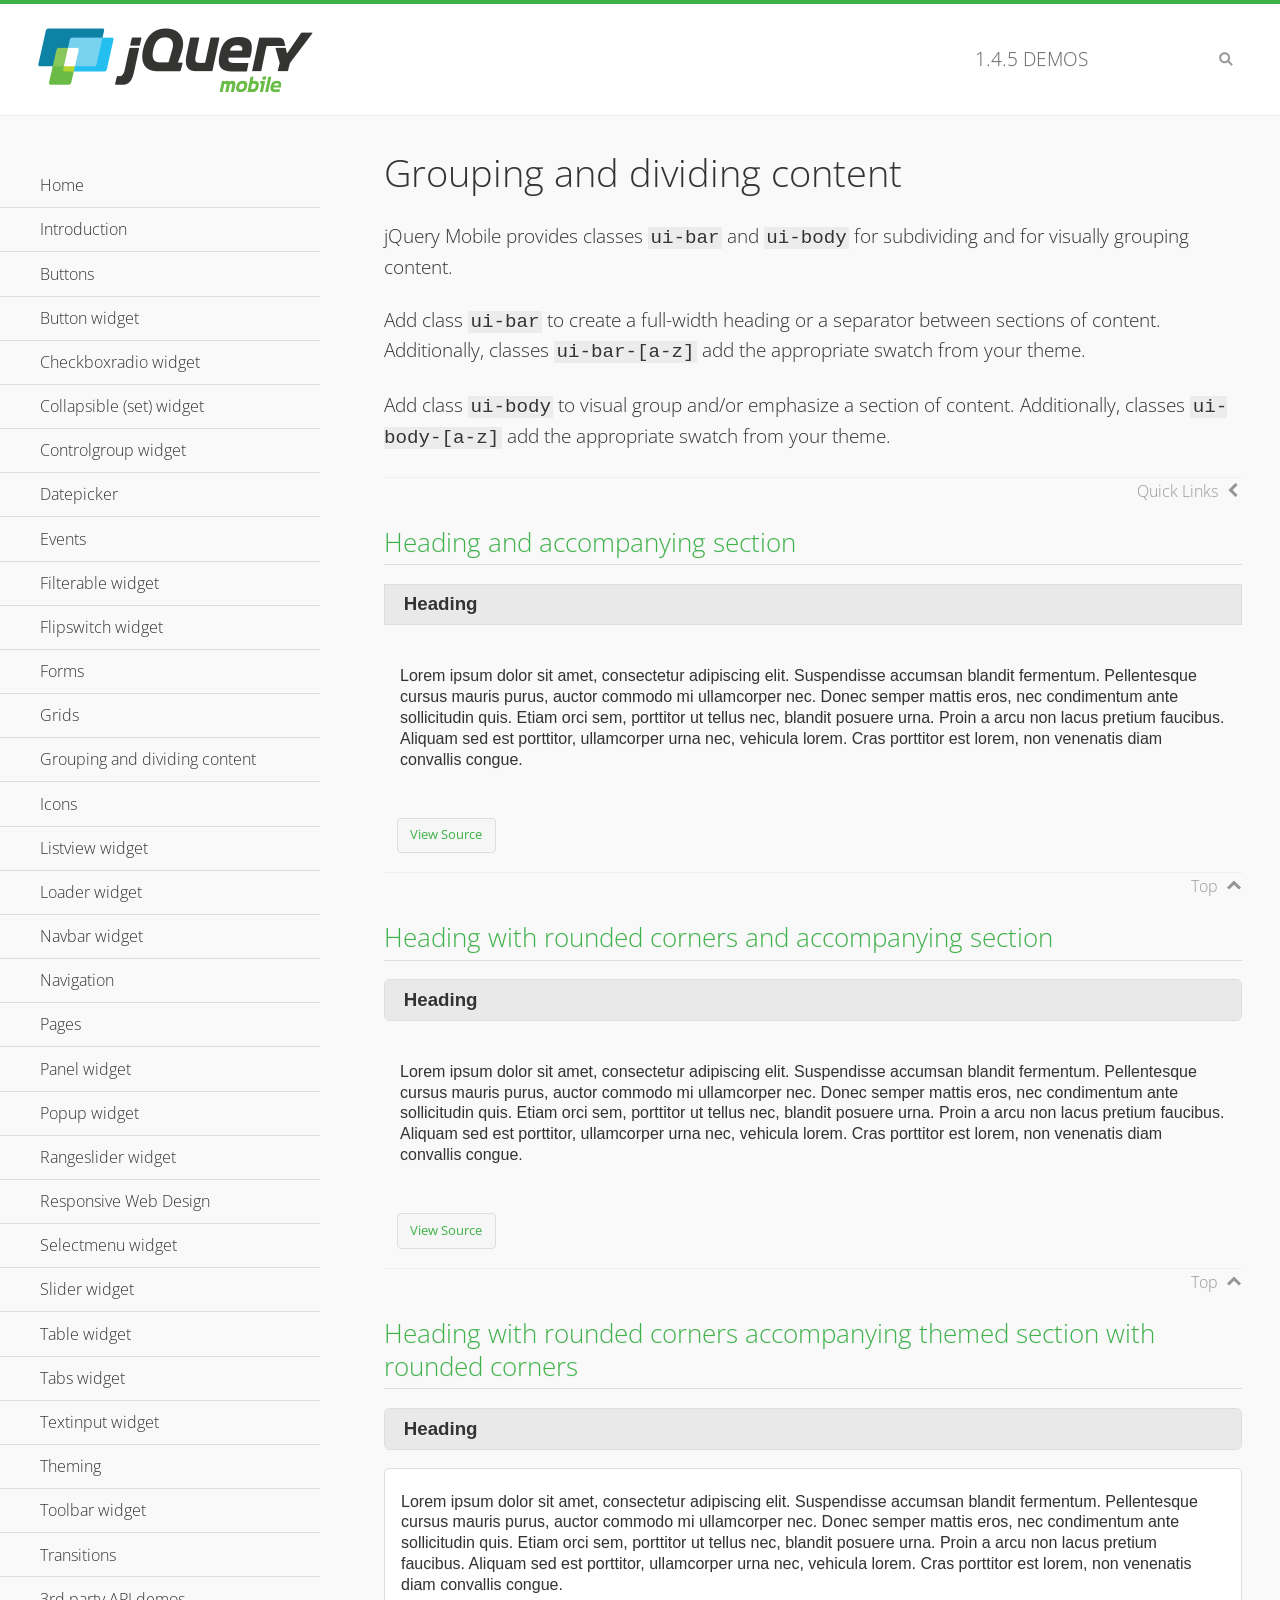
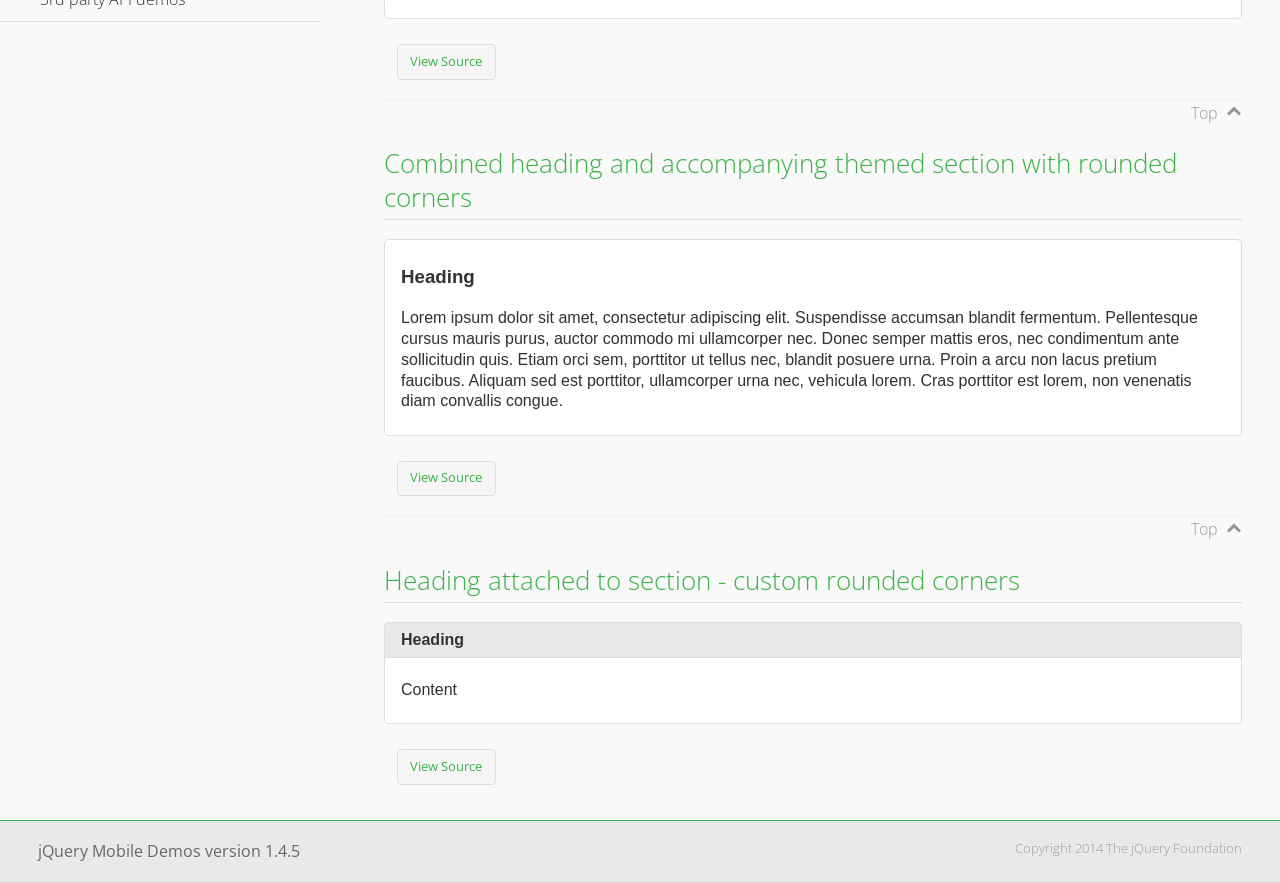
<file: FilkomNews/www/css/demos/body-bar-classes/index.html>
<!DOCTYPE html>
<html>
	<head>
	<meta charset="utf-8">
	<meta name="viewport" content="width=device-width, initial-scale=1">
	<title>Grouping and dividing content - jQuery Mobile Demos</title>
	<link rel="shortcut icon" href="../favicon.ico">
	<link rel="stylesheet" href="http://fonts.googleapis.com/css?family=Open+Sans:300,400,700">
	<link rel="stylesheet" href="../css/themes/default/jquery.mobile-1.4.5.min.css">
	<link rel="stylesheet" href="../_assets/css/jqm-demos.css">
	<script src="../js/jquery.js"></script>
	<script src="../_assets/js/index.js"></script>
	<script src="../js/jquery.mobile-1.4.5.min.js"></script>
  <style id="combined-heading-and-section">
    .custom-corners .ui-bar {
      -webkit-border-top-left-radius: inherit;
      border-top-left-radius: inherit;
      -webkit-border-top-right-radius: inherit;
      border-top-right-radius: inherit;
    }
    .custom-corners .ui-body {
      border-top-width: 0;
      -webkit-border-bottom-left-radius: inherit;
      border-bottom-left-radius: inherit;
      -webkit-border-bottom-right-radius: inherit;
      border-bottom-right-radius: inherit;
    }
  </style>
</head>
<body>
<div data-role="page" class="jqm-demos" data-quicklinks="true">

	<div data-role="header" class="jqm-header">
		<h2><a href="../" title="jQuery Mobile Demos home"><img src="../_assets/img/jquery-logo.png" alt="jQuery Mobile"></a></h2>
		<p><span class="jqm-version"></span> Demos</p>
		<a href="#" class="jqm-navmenu-link ui-btn ui-btn-icon-notext ui-corner-all ui-icon-bars ui-nodisc-icon ui-alt-icon ui-btn-left">Menu</a>
		<a href="#" class="jqm-search-link ui-btn ui-btn-icon-notext ui-corner-all ui-icon-search ui-nodisc-icon ui-alt-icon ui-btn-right">Search</a>
	</div><!-- /header -->

	<div role="main" class="ui-content jqm-content">

		<h1>Grouping and dividing content</h1>

		<p>jQuery Mobile provides classes <code>ui-bar</code> and <code>ui-body</code> for subdividing and for visually grouping content.</p>
		<p>Add class <code>ui-bar</code> to create a full-width heading or a separator between sections of content. Additionally, classes <code>ui-bar-[a-z]</code> add the appropriate swatch from your theme.</p>
		<p>Add class <code>ui-body</code> to visual group and/or emphasize a section of content. Additionally, classes <code>ui-body-[a-z]</code> add the appropriate swatch from your theme.</p>

		<h2>Heading and accompanying section</h2>

		<div data-demo-html="true">
      <h3 class="ui-bar ui-bar-a">Heading</h3>
			<div class="ui-body">
				<p>Lorem ipsum dolor sit amet, consectetur adipiscing elit. Suspendisse accumsan blandit fermentum. Pellentesque cursus mauris purus, auctor commodo mi ullamcorper nec. Donec semper mattis eros, nec condimentum ante sollicitudin quis. Etiam orci sem, porttitor ut tellus nec, blandit posuere urna. Proin a arcu non lacus pretium faucibus. Aliquam sed est porttitor, ullamcorper urna nec, vehicula lorem. Cras porttitor est lorem, non venenatis diam convallis congue.</p>
			</div>
		</div>

		<h2>Heading with rounded corners and accompanying section</h2>

		<div data-demo-html="true">
      <h3 class="ui-bar ui-bar-a ui-corner-all">Heading</h3>
			<div class="ui-body">
				<p>Lorem ipsum dolor sit amet, consectetur adipiscing elit. Suspendisse accumsan blandit fermentum. Pellentesque cursus mauris purus, auctor commodo mi ullamcorper nec. Donec semper mattis eros, nec condimentum ante sollicitudin quis. Etiam orci sem, porttitor ut tellus nec, blandit posuere urna. Proin a arcu non lacus pretium faucibus. Aliquam sed est porttitor, ullamcorper urna nec, vehicula lorem. Cras porttitor est lorem, non venenatis diam convallis congue.</p>
			</div>
		</div>

		<h2>Heading with rounded corners accompanying themed section with rounded corners</h2>

		<div data-demo-html="true">
      <h3 class="ui-bar ui-bar-a ui-corner-all">Heading</h3>
			<div class="ui-body ui-body-a ui-corner-all">
				<p>Lorem ipsum dolor sit amet, consectetur adipiscing elit. Suspendisse accumsan blandit fermentum. Pellentesque cursus mauris purus, auctor commodo mi ullamcorper nec. Donec semper mattis eros, nec condimentum ante sollicitudin quis. Etiam orci sem, porttitor ut tellus nec, blandit posuere urna. Proin a arcu non lacus pretium faucibus. Aliquam sed est porttitor, ullamcorper urna nec, vehicula lorem. Cras porttitor est lorem, non venenatis diam convallis congue.</p>
			</div>
		</div>

		<h2>Combined heading and accompanying themed section with rounded corners</h2>

		<div data-demo-html="true">
			<div class="ui-body ui-body-a ui-corner-all">
	      <h3>Heading</h3>
				<p>Lorem ipsum dolor sit amet, consectetur adipiscing elit. Suspendisse accumsan blandit fermentum. Pellentesque cursus mauris purus, auctor commodo mi ullamcorper nec. Donec semper mattis eros, nec condimentum ante sollicitudin quis. Etiam orci sem, porttitor ut tellus nec, blandit posuere urna. Proin a arcu non lacus pretium faucibus. Aliquam sed est porttitor, ullamcorper urna nec, vehicula lorem. Cras porttitor est lorem, non venenatis diam convallis congue.</p>
			</div>
		</div>

		<h2>Heading attached to section - custom rounded corners</h2>

		<div data-demo-html="true" data-demo-css="#combined-heading-and-section">
      <div class="ui-corner-all custom-corners">
        <div class="ui-bar ui-bar-a">
          <h3>Heading</h3>
        </div>
        <div class="ui-body ui-body-a">
          <p>Content</p>
        </div>
      </div>
		</div>

	</div><!-- /content -->
	    <div data-role="panel" class="jqm-navmenu-panel" data-position="left" data-display="overlay" data-theme="a">
	    	<ul class="jqm-list ui-alt-icon ui-nodisc-icon">
<li data-filtertext="demos homepage" data-icon="home"><a href=".././">Home</a></li>
<li data-filtertext="introduction overview getting started"><a href="../intro/" data-ajax="false">Introduction</a></li>
<li data-filtertext="buttons button markup buttonmarkup method anchor link button element"><a href="../button-markup/" data-ajax="false">Buttons</a></li>
<li data-filtertext="form button widget input button submit reset"><a href="../button/" data-ajax="false">Button widget</a></li>
<li data-role="collapsible" data-enhanced="true" data-collapsed-icon="carat-d" data-expanded-icon="carat-u" data-iconpos="right" data-inset="false" class="ui-collapsible ui-collapsible-themed-content ui-collapsible-collapsed">
	<h3 class="ui-collapsible-heading ui-collapsible-heading-collapsed">
		<a href="#" class="ui-collapsible-heading-toggle ui-btn ui-btn-icon-right ui-btn-inherit ui-icon-carat-d">
		    Checkboxradio widget<span class="ui-collapsible-heading-status"> click to expand contents</span>
		</a>
	</h3>
	<div class="ui-collapsible-content ui-body-inherit ui-collapsible-content-collapsed" aria-hidden="true">
		<ul>
			<li data-filtertext="form checkboxradio widget checkbox input checkboxes controlgroups"><a href="../checkboxradio-checkbox/" data-ajax="false">Checkboxes</a></li>
			<li data-filtertext="form checkboxradio widget radio input radio buttons controlgroups"><a href="../checkboxradio-radio/" data-ajax="false">Radio buttons</a></li>
		</ul>
	</div>
</li>
<li data-role="collapsible" data-enhanced="true" data-collapsed-icon="carat-d" data-expanded-icon="carat-u" data-iconpos="right" data-inset="false" class="ui-collapsible ui-collapsible-themed-content ui-collapsible-collapsed">
	<h3 class="ui-collapsible-heading ui-collapsible-heading-collapsed">
		<a href="#" class="ui-collapsible-heading-toggle ui-btn ui-btn-icon-right ui-btn-inherit ui-icon-carat-d">
			Collapsible (set) widget<span class="ui-collapsible-heading-status"> click to expand contents</span>
		</a>
	</h3>
	<div class="ui-collapsible-content ui-body-inherit ui-collapsible-content-collapsed" aria-hidden="true">
		<ul>
			<li data-filtertext="collapsibles content formatting"><a href="../collapsible/" data-ajax="false">Collapsible</a></li>
			<li data-filtertext="dynamic collapsible set accordion append expand"><a href="../collapsible-dynamic/" data-ajax="false">Dynamic collapsibles</a></li>
			<li data-filtertext="accordions collapsible set widget content formatting grouped collapsibles"><a href="../collapsibleset/" data-ajax="false">Collapsible set</a></li>
		</ul>
	</div>
</li>
<li data-role="collapsible" data-enhanced="true" data-collapsed-icon="carat-d" data-expanded-icon="carat-u" data-iconpos="right" data-inset="false" class="ui-collapsible ui-collapsible-themed-content ui-collapsible-collapsed">
	<h3 class="ui-collapsible-heading ui-collapsible-heading-collapsed">
		<a href="#" class="ui-collapsible-heading-toggle ui-btn ui-btn-icon-right ui-btn-inherit ui-icon-carat-d">
			Controlgroup widget<span class="ui-collapsible-heading-status"> click to expand contents</span>
		</a>
	</h3>
	<div class="ui-collapsible-content ui-body-inherit ui-collapsible-content-collapsed" aria-hidden="true">
		<ul>
			<li data-filtertext="controlgroups selectmenu checkboxradio input grouped buttons horizontal vertical"><a href="../controlgroup/" data-ajax="false">Controlgroup</a></li>
			<li data-filtertext="dynamic controlgroup dynamically add buttons"><a href="../controlgroup-dynamic/" data-ajax="false">Dynamic controlgroups</a></li>
		</ul>
	</div>
</li>
<li data-filtertext="form datepicker widget date input"><a href="../datepicker/" data-ajax="false">Datepicker</a></li>
<li data-role="collapsible" data-enhanced="true" data-collapsed-icon="carat-d" data-expanded-icon="carat-u" data-iconpos="right" data-inset="false" class="ui-collapsible ui-collapsible-themed-content ui-collapsible-collapsed">
	<h3 class="ui-collapsible-heading ui-collapsible-heading-collapsed">
		<a href="#" class="ui-collapsible-heading-toggle ui-btn ui-btn-icon-right ui-btn-inherit ui-icon-carat-d">
			Events<span class="ui-collapsible-heading-status"> click to expand contents</span>
		</a>
	</h3>
	<div class="ui-collapsible-content ui-body-inherit ui-collapsible-content-collapsed" aria-hidden="true">
		<ul>
			<li data-filtertext="swipe to delete list items listviews swipe events"><a href="../swipe-list/" data-ajax="false">Swipe list items</a></li>
			<li data-filtertext="swipe to navigate swipe page navigation swipe events"><a href="../swipe-page/" data-ajax="false">Swipe page navigation</a></li>
		</ul>
	</div>
</li>
<li data-filtertext="filterable filter elements sorting searching listview table"><a href="../filterable/" data-ajax="false">Filterable widget</a></li>
<li data-filtertext="form flipswitch widget flip toggle switch binary select checkbox input"><a href="../flipswitch/" data-ajax="false">Flipswitch widget</a></li>
<li data-role="collapsible" data-enhanced="true" data-collapsed-icon="carat-d" data-expanded-icon="carat-u" data-iconpos="right" data-inset="false" class="ui-collapsible ui-collapsible-themed-content ui-collapsible-collapsed">
	<h3 class="ui-collapsible-heading ui-collapsible-heading-collapsed">
		<a href="#" class="ui-collapsible-heading-toggle ui-btn ui-btn-icon-right ui-btn-inherit ui-icon-carat-d">
			Forms<span class="ui-collapsible-heading-status"> click to expand contents</span>
		</a>
	</h3>
	<div class="ui-collapsible-content ui-body-inherit ui-collapsible-content-collapsed" aria-hidden="true">
		<ul>
			<li data-filtertext="forms text checkbox radio range button submit reset inputs selects textarea slider flipswitch label form elements"><a href="../forms/" data-ajax="false">Forms</a></li>
			<li data-filtertext="form hide labels hidden accessible ui-hidden-accessible forms"><a href="../forms-label-hidden-accessible/" data-ajax="false">Hide labels</a></li>
			<li data-filtertext="form field containers fieldcontain ui-field-contain forms"><a href="../forms-field-contain/" data-ajax="false">Field containers</a></li>
			<li data-filtertext="forms disabled form elements"><a href="../forms-disabled/" data-ajax="false">Forms disabled</a></li>
			<li data-filtertext="forms gallery examples overview forms text checkbox radio range button submit reset inputs selects textarea slider flipswitch label form elements"><a href="../forms-gallery/" data-ajax="false">Forms gallery</a></li>
		</ul>
	</div>
</li>
<li data-role="collapsible" data-enhanced="true" data-collapsed-icon="carat-d" data-expanded-icon="carat-u" data-iconpos="right" data-inset="false" class="ui-collapsible ui-collapsible-themed-content ui-collapsible-collapsed">
	<h3 class="ui-collapsible-heading ui-collapsible-heading-collapsed">
		<a href="#" class="ui-collapsible-heading-toggle ui-btn ui-btn-icon-right ui-btn-inherit ui-icon-carat-d">
			Grids<span class="ui-collapsible-heading-status"> click to expand contents</span>
		</a>
	</h3>
	<div class="ui-collapsible-content ui-body-inherit ui-collapsible-content-collapsed" aria-hidden="true">
		<ul>
			<li data-filtertext="grids columns blocks content formatting rwd responsive css framework"><a href="../grids/" data-ajax="false">Grids</a></li>
			<li data-filtertext="buttons in grids css framework"><a href="../grids-buttons/" data-ajax="false">Buttons in grids</a></li>
			<li data-filtertext="custom responsive grids rwd css framework"><a href="../grids-custom-responsive/" data-ajax="false">Custom responsive grids</a></li>
		</ul>
	</div>
</li>
<li data-filtertext="blocks content formatting sections heading"><a href="../body-bar-classes/" data-ajax="false">Grouping and dividing content</a></li>
<li data-role="collapsible" data-enhanced="true" data-collapsed-icon="carat-d" data-expanded-icon="carat-u" data-iconpos="right" data-inset="false" class="ui-collapsible ui-collapsible-themed-content ui-collapsible-collapsed">
	<h3 class="ui-collapsible-heading ui-collapsible-heading-collapsed">
		<a href="#" class="ui-collapsible-heading-toggle ui-btn ui-btn-icon-right ui-btn-inherit ui-icon-carat-d">
			Icons<span class="ui-collapsible-heading-status"> click to expand contents</span>
		</a>
	</h3>
	<div class="ui-collapsible-content ui-body-inherit ui-collapsible-content-collapsed" aria-hidden="true">
		<ul>
			<li data-filtertext="button icons svg disc alt custom icon position"><a href="../icons/" data-ajax="false">Icons</a></li>
			<li data-filtertext=""><a href="../icons-grunticon/" data-ajax="false">Grunticon loader</a></li>
		</ul>
	</div>
</li>
<li data-role="collapsible" data-enhanced="true" data-collapsed-icon="carat-d" data-expanded-icon="carat-u" data-iconpos="right" data-inset="false" class="ui-collapsible ui-collapsible-themed-content ui-collapsible-collapsed">
	<h3 class="ui-collapsible-heading ui-collapsible-heading-collapsed">
		<a href="#" class="ui-collapsible-heading-toggle ui-btn ui-btn-icon-right ui-btn-inherit ui-icon-carat-d">
			Listview widget<span class="ui-collapsible-heading-status"> click to expand contents</span>
		</a>
	</h3>
	<div class="ui-collapsible-content ui-body-inherit ui-collapsible-content-collapsed" aria-hidden="true">
		<ul>
			<li data-filtertext="listview widget thumbnails icons nested split button collapsible ul ol"><a href="../listview/" data-ajax="false">Listview</a></li>
			<li data-filtertext="autocomplete filterable reveal listview filtertextbeforefilter placeholder"><a href="../listview-autocomplete/" data-ajax="false">Listview autocomplete</a></li>
			<li data-filtertext="autocomplete filterable reveal listview remote data filtertextbeforefilter placeholder"><a href="../listview-autocomplete-remote/" data-ajax="false">Listview autocomplete remote data</a></li>
			<li data-filtertext="autodividers anchor jump scroll linkbars listview lists ul ol"><a href="../listview-autodividers-linkbar/" data-ajax="false">Listview autodividers linkbar</a></li>
			<li data-filtertext="listview autodividers selector autodividersselector lists ul ol"><a href="../listview-autodividers-selector/" data-ajax="false">Listview autodividers selector</a></li>
			<li data-filtertext="listview nested list items"><a href="../listview-nested-lists/" data-ajax="false">Nested Listviews</a></li>
			<li data-filtertext="listview collapsible list items flat"><a href="../listview-collapsible-item-flat/" data-ajax="false">Listview collapsible list items (flat)</a></li>
			<li data-filtertext="listview collapsible list indented"><a href="../listview-collapsible-item-indented/" data-ajax="false">Listview collapsible list items (indented)</a></li>
			<li data-filtertext="grid listview responsive grids responsive listviews lists ul"><a href="../listview-grid/" data-ajax="false">Listview responsive grid</a></li>
		</ul>
	</div>
</li>
<li data-filtertext="loader widget page loading navigation overlay spinner"><a href="../loader/" data-ajax="false">Loader widget</a></li>
<li data-filtertext="navbar widget navmenu toolbars header footer"><a href="../navbar/" data-ajax="false">Navbar widget</a></li>
<li data-role="collapsible" data-enhanced="true" data-collapsed-icon="carat-d" data-expanded-icon="carat-u" data-iconpos="right" data-inset="false" class="ui-collapsible ui-collapsible-themed-content ui-collapsible-collapsed">
	<h3 class="ui-collapsible-heading ui-collapsible-heading-collapsed">
		<a href="#" class="ui-collapsible-heading-toggle ui-btn ui-btn-icon-right ui-btn-inherit ui-icon-carat-d">
			Navigation<span class="ui-collapsible-heading-status"> click to expand contents</span>
		</a>
	</h3>
	<div class="ui-collapsible-content ui-body-inherit ui-collapsible-content-collapsed" aria-hidden="true">
		<ul>
			<li data-filtertext="ajax navigation navigate widget history event method"><a href="../navigation/" data-ajax="false">Navigation</a></li>
			<li data-filtertext="linking pages page links navigation ajax prefetch cache"><a href="../navigation-linking-pages/" data-ajax="false">Linking pages</a></li>
			<!-- <li data-filtertext="php redirect server redirection server-side navigation"><a href="../navigation-php-redirect/" data-ajax="false">PHP redirect demo</a></li>-->
			<li data-filtertext="navigation redirection hash query"><a href="../navigation-hash-processing/" data-ajax="false">Hash processing demo</a></li>
			<li data-filtertext="navigation redirection hash query"><a href="../page-events/" data-ajax="false">Page Navigation Events</a></li>
		</ul>
	</div>
</li>
<li data-role="collapsible" data-enhanced="true" data-collapsed-icon="carat-d" data-expanded-icon="carat-u" data-iconpos="right" data-inset="false" class="ui-collapsible ui-collapsible-themed-content ui-collapsible-collapsed">
	<h3 class="ui-collapsible-heading ui-collapsible-heading-collapsed">
		<a href="#" class="ui-collapsible-heading-toggle ui-btn ui-btn-icon-right ui-btn-inherit ui-icon-carat-d">
			Pages<span class="ui-collapsible-heading-status"> click to expand contents</span>
		</a>
	</h3>
	<div class="ui-collapsible-content ui-body-inherit ui-collapsible-content-collapsed" aria-hidden="true">
		<ul>
			<li data-filtertext="pages page widget ajax navigation"><a href="../pages/" data-ajax="false">Pages</a></li>
			<li data-filtertext="single page"><a href="../pages-single-page/" data-ajax="false">Single page</a></li>
			<li data-filtertext="multipage multi-page page"><a href="../pages-multi-page/" data-ajax="false">Multi-page template</a></li>
			<li data-filtertext="dialog page widget modal popup"><a href="../pages-dialog/" data-ajax="false">Dialog page</a></li>
		</ul>
	</div>
</li>
<li data-role="collapsible" data-enhanced="true" data-collapsed-icon="carat-d" data-expanded-icon="carat-u" data-iconpos="right" data-inset="false" class="ui-collapsible ui-collapsible-themed-content ui-collapsible-collapsed">
	<h3 class="ui-collapsible-heading ui-collapsible-heading-collapsed">
		<a href="#" class="ui-collapsible-heading-toggle ui-btn ui-btn-icon-right ui-btn-inherit ui-icon-carat-d">
			Panel widget<span class="ui-collapsible-heading-status"> click to expand contents</span>
		</a>
	</h3>
	<div class="ui-collapsible-content ui-body-inherit ui-collapsible-content-collapsed" aria-hidden="true">
		<ul>
			<li data-filtertext="panel widget sliding panels reveal push overlay responsive"><a href="../panel/" data-ajax="false">Panel</a></li>
			<li data-filtertext=""><a href="../panel-external/" data-ajax="false">External panels</a></li>
			<li data-filtertext="panel "><a href="../panel-fixed/" data-ajax="false">Fixed panels</a></li>
			<li data-filtertext="panel slide panels sliding panels shadow rwd responsive breakpoint"><a href="../panel-responsive/" data-ajax="false">Panels responsive</a></li>
			<li data-filtertext="panel custom style custom panel width reveal shadow listview panel styling page background wrapper"><a href="../panel-styling/" data-ajax="false">Custom panel style</a></li>
			<li data-filtertext="panel open on swipe"><a href="../panel-swipe-open/" data-ajax="false">Panel open on swipe</a></li>
			<li data-filtertext="panels outside page internal external toolbars"><a href="../panel-external-internal/" data-ajax="false">Panel external and internal</a></li>
		</ul>
	</div>
</li>
<li data-role="collapsible" data-enhanced="true" data-collapsed-icon="carat-d" data-expanded-icon="carat-u" data-iconpos="right" data-inset="false" class="ui-collapsible ui-collapsible-themed-content ui-collapsible-collapsed">
	<h3 class="ui-collapsible-heading ui-collapsible-heading-collapsed">
		<a href="#" class="ui-collapsible-heading-toggle ui-btn ui-btn-icon-right ui-btn-inherit ui-icon-carat-d">
			Popup widget<span class="ui-collapsible-heading-status"> click to expand contents</span>
		</a>
	</h3>
	<div class="ui-collapsible-content ui-body-inherit ui-collapsible-content-collapsed" aria-hidden="true">
		<ul>
			<li data-filtertext="popup widget popups dialog modal transition tooltip lightbox form overlay screen flip pop fade transition"><a href="../popup/" data-ajax="false">Popup</a></li>
			<li data-filtertext="popup alignment position"><a href="../popup-alignment/" data-ajax="false">Popup alignment</a></li>
			<li data-filtertext="popup arrow size popups popover"><a href="../popup-arrow-size/" data-ajax="false">Popup arrow size</a></li>
			<li data-filtertext="dynamic popups popup images lightbox"><a href="../popup-dynamic/" data-ajax="false">Dynamic popups</a></li>
			<li data-filtertext="popups with iframes scaling"><a href="../popup-iframe/" data-ajax="false">Popups with iframes</a></li>
			<li data-filtertext="popup image scaling"><a href="../popup-image-scaling/" data-ajax="false">Popup image scaling</a></li>
			<li data-filtertext="external popup outside multi-page"><a href="../popup-outside-multipage/" data-ajax="false">Popup outside multi-page</a></li>
		</ul>
	</div>
</li>
<li data-filtertext="form rangeslider widget dual sliders dual handle sliders range input"><a href="../rangeslider/" data-ajax="false">Rangeslider widget</a></li>
<li data-filtertext="responsive web design rwd adaptive progressive enhancement PE accessible mobile breakpoints media query media queries"><a href="../rwd/" data-ajax="false">Responsive Web Design</a></li>
<li data-role="collapsible" data-enhanced="true" data-collapsed-icon="carat-d" data-expanded-icon="carat-u" data-iconpos="right" data-inset="false" class="ui-collapsible ui-collapsible-themed-content ui-collapsible-collapsed">
	<h3 class="ui-collapsible-heading ui-collapsible-heading-collapsed">
		<a href="#" class="ui-collapsible-heading-toggle ui-btn ui-btn-icon-right ui-btn-inherit ui-icon-carat-d">
			Selectmenu widget<span class="ui-collapsible-heading-status"> click to expand contents</span>
		</a>
	</h3>
	<div class="ui-collapsible-content ui-body-inherit ui-collapsible-content-collapsed" aria-hidden="true">
		<ul>
			<li data-filtertext="form selectmenu widget select input custom select menu selects"><a href="../selectmenu/" data-ajax="false">Selectmenu</a></li>
			<li data-filtertext="form custom select menu selectmenu widget custom menu option optgroup multiple selects"><a href="../selectmenu-custom/" data-ajax="false">Custom select menu</a></li>
			<li data-filtertext="filterable select filter popup dialog"><a href="../selectmenu-custom-filter/" data-ajax="false">Custom select menu with filter</a></li>
		</ul>
	</div>
</li>
<li data-role="collapsible" data-enhanced="true" data-collapsed-icon="carat-d" data-expanded-icon="carat-u" data-iconpos="right" data-inset="false" class="ui-collapsible ui-collapsible-themed-content ui-collapsible-collapsed">
	<h3 class="ui-collapsible-heading ui-collapsible-heading-collapsed">
		<a href="#" class="ui-collapsible-heading-toggle ui-btn ui-btn-icon-right ui-btn-inherit ui-icon-carat-d">
			Slider widget<span class="ui-collapsible-heading-status"> click to expand contents</span>
		</a>
	</h3>
	<div class="ui-collapsible-content ui-body-inherit ui-collapsible-content-collapsed" aria-hidden="true">
		<ul>
			<li data-filtertext="form slider widget range input single sliders"><a href="../slider/" data-ajax="false">Slider</a></li>
			<li data-filtertext="form slider widget flipswitch slider binary select flip toggle switch"><a href="../slider-flipswitch/" data-ajax="false">Slider flip toggle switch</a></li>
			<li data-filtertext="form slider tooltip handle value input range sliders"><a href="../slider-tooltip/" data-ajax="false">Slider tooltip</a></li>
		</ul>
	</div>
</li>
<li data-role="collapsible" data-enhanced="true" data-collapsed-icon="carat-d" data-expanded-icon="carat-u" data-iconpos="right" data-inset="false" class="ui-collapsible ui-collapsible-themed-content ui-collapsible-collapsed">
	<h3 class="ui-collapsible-heading ui-collapsible-heading-collapsed">
		<a href="#" class="ui-collapsible-heading-toggle ui-btn ui-btn-icon-right ui-btn-inherit ui-icon-carat-d">
			Table widget<span class="ui-collapsible-heading-status"> click to expand contents</span>
		</a>
	</h3>
	<div class="ui-collapsible-content ui-body-inherit ui-collapsible-content-collapsed" aria-hidden="true">
		<ul>
			<li data-filtertext="table widget reflow column toggle th td responsive tables rwd hide show tabular"><a href="../table-column-toggle/" data-ajax="false">Table Column Toggle</a></li>
			<li data-filtertext="table column toggle phone comparison demo"><a href="../table-column-toggle-example/" data-ajax="false">Table Column Toggle demo</a></li>
			<li data-filtertext="responsive tables table column toggle heading groups rwd breakpoint"><a href="../table-column-toggle-heading-groups/" data-ajax="false">Table Column Toggle heading groups</a></li>
			<li data-filtertext="responsive tables table column toggle hide rwd breakpoint customization options"><a href="../table-column-toggle-options/" data-ajax="false">Table Column Toggle options</a></li>
			<li data-filtertext="table reflow th td responsive rwd columns tabular"><a href="../table-reflow/" data-ajax="false">Table Reflow</a></li>
			<li data-filtertext="responsive tables table reflow heading groups rwd breakpoint"><a href="../table-reflow-heading-groups/" data-ajax="false">Table Reflow heading groups</a></li>
			<li data-filtertext="responsive tables table reflow stripes strokes table style"><a href="../table-reflow-stripes-strokes/" data-ajax="false">Table Reflow stripes and strokes</a></li>
			<li data-filtertext="responsive tables table reflow stack custom styles"><a href="../table-reflow-styling/" data-ajax="false">Table Reflow custom styles</a></li>
		</ul>
	</div>
</li>
<li data-filtertext="ui tabs widget"><a href="../tabs/" data-ajax="false">Tabs widget</a></li>
<li data-filtertext="form textinput widget text input textarea number date time tel email file color password"><a href="../textinput/" data-ajax="false">Textinput widget</a></li>
<li data-role="collapsible" data-enhanced="true" data-collapsed-icon="carat-d" data-expanded-icon="carat-u" data-iconpos="right" data-inset="false" class="ui-collapsible ui-collapsible-themed-content ui-collapsible-collapsed">
	<h3 class="ui-collapsible-heading ui-collapsible-heading-collapsed">
		<a href="#" class="ui-collapsible-heading-toggle ui-btn ui-btn-icon-right ui-btn-inherit ui-icon-carat-d">
			Theming<span class="ui-collapsible-heading-status"> click to expand contents</span>
		</a>
	</h3>
	<div class="ui-collapsible-content ui-body-inherit ui-collapsible-content-collapsed" aria-hidden="true">
		<ul>
			<li data-filtertext="default theme swatches theming style css"><a href="../theme-default/" data-ajax="false">Default theme</a></li>
			<li data-filtertext="classic theme old theme swatches theming style css"><a href="../theme-classic/" data-ajax="false">Classic theme</a></li>
		</ul>
	</div>
</li>
<li data-role="collapsible" data-enhanced="true" data-collapsed-icon="carat-d" data-expanded-icon="carat-u" data-iconpos="right" data-inset="false" class="ui-collapsible ui-collapsible-themed-content ui-collapsible-collapsed">
	<h3 class="ui-collapsible-heading ui-collapsible-heading-collapsed">
		<a href="#" class="ui-collapsible-heading-toggle ui-btn ui-btn-icon-right ui-btn-inherit ui-icon-carat-d">
			Toolbar widget<span class="ui-collapsible-heading-status"> click to expand contents</span>
		</a>
	</h3>
	<div class="ui-collapsible-content ui-body-inherit ui-collapsible-content-collapsed" aria-hidden="true">
		<ul>
			<li data-filtertext="toolbar widget header footer toolbars fixed fullscreen external sections"><a href="../toolbar/" data-ajax="false">Toolbar</a></li>
			<li data-filtertext="dynamic toolbars dynamically add toolbar header footer"><a href="../toolbar-dynamic/" data-ajax="false">Dynamic toolbars</a></li>
			<li data-filtertext="external toolbars header footer"><a href="../toolbar-external/" data-ajax="false">External toolbars</a></li>
			<li data-filtertext="fixed toolbars header footer"><a href="../toolbar-fixed/" data-ajax="false">Fixed toolbars</a></li>
			<li data-filtertext="fixed fullscreen toolbars header footer"><a href="../toolbar-fixed-fullscreen/" data-ajax="false">Fullscreen toolbars</a></li>
			<li data-filtertext="external fixed toolbars header footer"><a href="../toolbar-fixed-external/" data-ajax="false">Fixed external toolbars</a></li>
			<li data-filtertext="external persistent toolbars header footer navbar navmenu"><a href="../toolbar-fixed-persistent/" data-ajax="false">Persistent toolbars</a></li>
			<li data-filtertext="external ajax optimized toolbars persistent toolbars header footer navbar"><a href="../toolbar-fixed-persistent-optimized/" data-ajax="false">Ajax optimized toolbars</a></li>
			<li data-filtertext="form in toolbars header footer"><a href="../toolbar-fixed-forms/" data-ajax="false">Form in toolbar</a></li>
		</ul>
	</div>
</li>
<li data-filtertext="page transitions animated pages popup navigation flip slide fade pop"><a href="../transitions/" data-ajax="false">Transitions</a></li>
<li data-role="collapsible" data-enhanced="true" data-collapsed-icon="carat-d" data-expanded-icon="carat-u" data-iconpos="right" data-inset="false" class="ui-collapsible ui-collapsible-themed-content ui-collapsible-collapsed">
	<h3 class="ui-collapsible-heading ui-collapsible-heading-collapsed">
		<a href="#" class="ui-collapsible-heading-toggle ui-btn ui-btn-icon-right ui-btn-inherit ui-icon-carat-d">
			3rd party API demos<span class="ui-collapsible-heading-status"> click to expand contents</span>
		</a>
	</h3>
	<div class="ui-collapsible-content ui-body-inherit ui-collapsible-content-collapsed" aria-hidden="true">
		<ul>
			<li data-filtertext="backbone requirejs navigation router"><a href="../backbone-requirejs/" data-ajax="false">Backbone RequireJS</a></li>
			<li data-filtertext="google maps geolocation demo"><a href="../map-geolocation/" data-ajax="false">Google Maps geolocation</a></li>
			<li data-filtertext="google maps hybrid"><a href="../map-list-toggle/" data-ajax="false">Google Maps list toggle</a></li>
		</ul>
	</div>
</li>



		     </ul>
		</div><!-- /panel -->


	<div data-role="footer" data-position="fixed" data-tap-toggle="false" class="jqm-footer">
		<p>jQuery Mobile Demos version <span class="jqm-version"></span></p>
		<p>Copyright 2014 The jQuery Foundation</p>
	</div><!-- /footer -->
	<!-- TODO: This should become an external panel so we can add input to markup (unique ID) -->
    <div data-role="panel" class="jqm-search-panel" data-position="right" data-display="overlay" data-theme="a">
		<div class="jqm-search">
			<ul class="jqm-list" data-filter-placeholder="Search demos..." data-filter-reveal="true">
<li data-filtertext="demos homepage" data-icon="home"><a href=".././">Home</a></li>
<li data-filtertext="introduction overview getting started"><a href="../intro/" data-ajax="false">Introduction</a></li>
<li data-filtertext="buttons button markup buttonmarkup method anchor link button element"><a href="../button-markup/" data-ajax="false">Buttons</a></li>
<li data-filtertext="form button widget input button submit reset"><a href="../button/" data-ajax="false">Button widget</a></li>
<li data-role="collapsible" data-enhanced="true" data-collapsed-icon="carat-d" data-expanded-icon="carat-u" data-iconpos="right" data-inset="false" class="ui-collapsible ui-collapsible-themed-content ui-collapsible-collapsed">
	<h3 class="ui-collapsible-heading ui-collapsible-heading-collapsed">
		<a href="#" class="ui-collapsible-heading-toggle ui-btn ui-btn-icon-right ui-btn-inherit ui-icon-carat-d">
		    Checkboxradio widget<span class="ui-collapsible-heading-status"> click to expand contents</span>
		</a>
	</h3>
	<div class="ui-collapsible-content ui-body-inherit ui-collapsible-content-collapsed" aria-hidden="true">
		<ul>
			<li data-filtertext="form checkboxradio widget checkbox input checkboxes controlgroups"><a href="../checkboxradio-checkbox/" data-ajax="false">Checkboxes</a></li>
			<li data-filtertext="form checkboxradio widget radio input radio buttons controlgroups"><a href="../checkboxradio-radio/" data-ajax="false">Radio buttons</a></li>
		</ul>
	</div>
</li>
<li data-role="collapsible" data-enhanced="true" data-collapsed-icon="carat-d" data-expanded-icon="carat-u" data-iconpos="right" data-inset="false" class="ui-collapsible ui-collapsible-themed-content ui-collapsible-collapsed">
	<h3 class="ui-collapsible-heading ui-collapsible-heading-collapsed">
		<a href="#" class="ui-collapsible-heading-toggle ui-btn ui-btn-icon-right ui-btn-inherit ui-icon-carat-d">
			Collapsible (set) widget<span class="ui-collapsible-heading-status"> click to expand contents</span>
		</a>
	</h3>
	<div class="ui-collapsible-content ui-body-inherit ui-collapsible-content-collapsed" aria-hidden="true">
		<ul>
			<li data-filtertext="collapsibles content formatting"><a href="../collapsible/" data-ajax="false">Collapsible</a></li>
			<li data-filtertext="dynamic collapsible set accordion append expand"><a href="../collapsible-dynamic/" data-ajax="false">Dynamic collapsibles</a></li>
			<li data-filtertext="accordions collapsible set widget content formatting grouped collapsibles"><a href="../collapsibleset/" data-ajax="false">Collapsible set</a></li>
		</ul>
	</div>
</li>
<li data-role="collapsible" data-enhanced="true" data-collapsed-icon="carat-d" data-expanded-icon="carat-u" data-iconpos="right" data-inset="false" class="ui-collapsible ui-collapsible-themed-content ui-collapsible-collapsed">
	<h3 class="ui-collapsible-heading ui-collapsible-heading-collapsed">
		<a href="#" class="ui-collapsible-heading-toggle ui-btn ui-btn-icon-right ui-btn-inherit ui-icon-carat-d">
			Controlgroup widget<span class="ui-collapsible-heading-status"> click to expand contents</span>
		</a>
	</h3>
	<div class="ui-collapsible-content ui-body-inherit ui-collapsible-content-collapsed" aria-hidden="true">
		<ul>
			<li data-filtertext="controlgroups selectmenu checkboxradio input grouped buttons horizontal vertical"><a href="../controlgroup/" data-ajax="false">Controlgroup</a></li>
			<li data-filtertext="dynamic controlgroup dynamically add buttons"><a href="../controlgroup-dynamic/" data-ajax="false">Dynamic controlgroups</a></li>
		</ul>
	</div>
</li>
<li data-filtertext="form datepicker widget date input"><a href="../datepicker/" data-ajax="false">Datepicker</a></li>
<li data-role="collapsible" data-enhanced="true" data-collapsed-icon="carat-d" data-expanded-icon="carat-u" data-iconpos="right" data-inset="false" class="ui-collapsible ui-collapsible-themed-content ui-collapsible-collapsed">
	<h3 class="ui-collapsible-heading ui-collapsible-heading-collapsed">
		<a href="#" class="ui-collapsible-heading-toggle ui-btn ui-btn-icon-right ui-btn-inherit ui-icon-carat-d">
			Events<span class="ui-collapsible-heading-status"> click to expand contents</span>
		</a>
	</h3>
	<div class="ui-collapsible-content ui-body-inherit ui-collapsible-content-collapsed" aria-hidden="true">
		<ul>
			<li data-filtertext="swipe to delete list items listviews swipe events"><a href="../swipe-list/" data-ajax="false">Swipe list items</a></li>
			<li data-filtertext="swipe to navigate swipe page navigation swipe events"><a href="../swipe-page/" data-ajax="false">Swipe page navigation</a></li>
		</ul>
	</div>
</li>
<li data-filtertext="filterable filter elements sorting searching listview table"><a href="../filterable/" data-ajax="false">Filterable widget</a></li>
<li data-filtertext="form flipswitch widget flip toggle switch binary select checkbox input"><a href="../flipswitch/" data-ajax="false">Flipswitch widget</a></li>
<li data-role="collapsible" data-enhanced="true" data-collapsed-icon="carat-d" data-expanded-icon="carat-u" data-iconpos="right" data-inset="false" class="ui-collapsible ui-collapsible-themed-content ui-collapsible-collapsed">
	<h3 class="ui-collapsible-heading ui-collapsible-heading-collapsed">
		<a href="#" class="ui-collapsible-heading-toggle ui-btn ui-btn-icon-right ui-btn-inherit ui-icon-carat-d">
			Forms<span class="ui-collapsible-heading-status"> click to expand contents</span>
		</a>
	</h3>
	<div class="ui-collapsible-content ui-body-inherit ui-collapsible-content-collapsed" aria-hidden="true">
		<ul>
			<li data-filtertext="forms text checkbox radio range button submit reset inputs selects textarea slider flipswitch label form elements"><a href="../forms/" data-ajax="false">Forms</a></li>
			<li data-filtertext="form hide labels hidden accessible ui-hidden-accessible forms"><a href="../forms-label-hidden-accessible/" data-ajax="false">Hide labels</a></li>
			<li data-filtertext="form field containers fieldcontain ui-field-contain forms"><a href="../forms-field-contain/" data-ajax="false">Field containers</a></li>
			<li data-filtertext="forms disabled form elements"><a href="../forms-disabled/" data-ajax="false">Forms disabled</a></li>
			<li data-filtertext="forms gallery examples overview forms text checkbox radio range button submit reset inputs selects textarea slider flipswitch label form elements"><a href="../forms-gallery/" data-ajax="false">Forms gallery</a></li>
		</ul>
	</div>
</li>
<li data-role="collapsible" data-enhanced="true" data-collapsed-icon="carat-d" data-expanded-icon="carat-u" data-iconpos="right" data-inset="false" class="ui-collapsible ui-collapsible-themed-content ui-collapsible-collapsed">
	<h3 class="ui-collapsible-heading ui-collapsible-heading-collapsed">
		<a href="#" class="ui-collapsible-heading-toggle ui-btn ui-btn-icon-right ui-btn-inherit ui-icon-carat-d">
			Grids<span class="ui-collapsible-heading-status"> click to expand contents</span>
		</a>
	</h3>
	<div class="ui-collapsible-content ui-body-inherit ui-collapsible-content-collapsed" aria-hidden="true">
		<ul>
			<li data-filtertext="grids columns blocks content formatting rwd responsive css framework"><a href="../grids/" data-ajax="false">Grids</a></li>
			<li data-filtertext="buttons in grids css framework"><a href="../grids-buttons/" data-ajax="false">Buttons in grids</a></li>
			<li data-filtertext="custom responsive grids rwd css framework"><a href="../grids-custom-responsive/" data-ajax="false">Custom responsive grids</a></li>
		</ul>
	</div>
</li>
<li data-filtertext="blocks content formatting sections heading"><a href="../body-bar-classes/" data-ajax="false">Grouping and dividing content</a></li>
<li data-role="collapsible" data-enhanced="true" data-collapsed-icon="carat-d" data-expanded-icon="carat-u" data-iconpos="right" data-inset="false" class="ui-collapsible ui-collapsible-themed-content ui-collapsible-collapsed">
	<h3 class="ui-collapsible-heading ui-collapsible-heading-collapsed">
		<a href="#" class="ui-collapsible-heading-toggle ui-btn ui-btn-icon-right ui-btn-inherit ui-icon-carat-d">
			Icons<span class="ui-collapsible-heading-status"> click to expand contents</span>
		</a>
	</h3>
	<div class="ui-collapsible-content ui-body-inherit ui-collapsible-content-collapsed" aria-hidden="true">
		<ul>
			<li data-filtertext="button icons svg disc alt custom icon position"><a href="../icons/" data-ajax="false">Icons</a></li>
			<li data-filtertext=""><a href="../icons-grunticon/" data-ajax="false">Grunticon loader</a></li>
		</ul>
	</div>
</li>
<li data-role="collapsible" data-enhanced="true" data-collapsed-icon="carat-d" data-expanded-icon="carat-u" data-iconpos="right" data-inset="false" class="ui-collapsible ui-collapsible-themed-content ui-collapsible-collapsed">
	<h3 class="ui-collapsible-heading ui-collapsible-heading-collapsed">
		<a href="#" class="ui-collapsible-heading-toggle ui-btn ui-btn-icon-right ui-btn-inherit ui-icon-carat-d">
			Listview widget<span class="ui-collapsible-heading-status"> click to expand contents</span>
		</a>
	</h3>
	<div class="ui-collapsible-content ui-body-inherit ui-collapsible-content-collapsed" aria-hidden="true">
		<ul>
			<li data-filtertext="listview widget thumbnails icons nested split button collapsible ul ol"><a href="../listview/" data-ajax="false">Listview</a></li>
			<li data-filtertext="autocomplete filterable reveal listview filtertextbeforefilter placeholder"><a href="../listview-autocomplete/" data-ajax="false">Listview autocomplete</a></li>
			<li data-filtertext="autocomplete filterable reveal listview remote data filtertextbeforefilter placeholder"><a href="../listview-autocomplete-remote/" data-ajax="false">Listview autocomplete remote data</a></li>
			<li data-filtertext="autodividers anchor jump scroll linkbars listview lists ul ol"><a href="../listview-autodividers-linkbar/" data-ajax="false">Listview autodividers linkbar</a></li>
			<li data-filtertext="listview autodividers selector autodividersselector lists ul ol"><a href="../listview-autodividers-selector/" data-ajax="false">Listview autodividers selector</a></li>
			<li data-filtertext="listview nested list items"><a href="../listview-nested-lists/" data-ajax="false">Nested Listviews</a></li>
			<li data-filtertext="listview collapsible list items flat"><a href="../listview-collapsible-item-flat/" data-ajax="false">Listview collapsible list items (flat)</a></li>
			<li data-filtertext="listview collapsible list indented"><a href="../listview-collapsible-item-indented/" data-ajax="false">Listview collapsible list items (indented)</a></li>
			<li data-filtertext="grid listview responsive grids responsive listviews lists ul"><a href="../listview-grid/" data-ajax="false">Listview responsive grid</a></li>
		</ul>
	</div>
</li>
<li data-filtertext="loader widget page loading navigation overlay spinner"><a href="../loader/" data-ajax="false">Loader widget</a></li>
<li data-filtertext="navbar widget navmenu toolbars header footer"><a href="../navbar/" data-ajax="false">Navbar widget</a></li>
<li data-role="collapsible" data-enhanced="true" data-collapsed-icon="carat-d" data-expanded-icon="carat-u" data-iconpos="right" data-inset="false" class="ui-collapsible ui-collapsible-themed-content ui-collapsible-collapsed">
	<h3 class="ui-collapsible-heading ui-collapsible-heading-collapsed">
		<a href="#" class="ui-collapsible-heading-toggle ui-btn ui-btn-icon-right ui-btn-inherit ui-icon-carat-d">
			Navigation<span class="ui-collapsible-heading-status"> click to expand contents</span>
		</a>
	</h3>
	<div class="ui-collapsible-content ui-body-inherit ui-collapsible-content-collapsed" aria-hidden="true">
		<ul>
			<li data-filtertext="ajax navigation navigate widget history event method"><a href="../navigation/" data-ajax="false">Navigation</a></li>
			<li data-filtertext="linking pages page links navigation ajax prefetch cache"><a href="../navigation-linking-pages/" data-ajax="false">Linking pages</a></li>
			<!-- <li data-filtertext="php redirect server redirection server-side navigation"><a href="../navigation-php-redirect/" data-ajax="false">PHP redirect demo</a></li>-->
			<li data-filtertext="navigation redirection hash query"><a href="../navigation-hash-processing/" data-ajax="false">Hash processing demo</a></li>
			<li data-filtertext="navigation redirection hash query"><a href="../page-events/" data-ajax="false">Page Navigation Events</a></li>
		</ul>
	</div>
</li>
<li data-role="collapsible" data-enhanced="true" data-collapsed-icon="carat-d" data-expanded-icon="carat-u" data-iconpos="right" data-inset="false" class="ui-collapsible ui-collapsible-themed-content ui-collapsible-collapsed">
	<h3 class="ui-collapsible-heading ui-collapsible-heading-collapsed">
		<a href="#" class="ui-collapsible-heading-toggle ui-btn ui-btn-icon-right ui-btn-inherit ui-icon-carat-d">
			Pages<span class="ui-collapsible-heading-status"> click to expand contents</span>
		</a>
	</h3>
	<div class="ui-collapsible-content ui-body-inherit ui-collapsible-content-collapsed" aria-hidden="true">
		<ul>
			<li data-filtertext="pages page widget ajax navigation"><a href="../pages/" data-ajax="false">Pages</a></li>
			<li data-filtertext="single page"><a href="../pages-single-page/" data-ajax="false">Single page</a></li>
			<li data-filtertext="multipage multi-page page"><a href="../pages-multi-page/" data-ajax="false">Multi-page template</a></li>
			<li data-filtertext="dialog page widget modal popup"><a href="../pages-dialog/" data-ajax="false">Dialog page</a></li>
		</ul>
	</div>
</li>
<li data-role="collapsible" data-enhanced="true" data-collapsed-icon="carat-d" data-expanded-icon="carat-u" data-iconpos="right" data-inset="false" class="ui-collapsible ui-collapsible-themed-content ui-collapsible-collapsed">
	<h3 class="ui-collapsible-heading ui-collapsible-heading-collapsed">
		<a href="#" class="ui-collapsible-heading-toggle ui-btn ui-btn-icon-right ui-btn-inherit ui-icon-carat-d">
			Panel widget<span class="ui-collapsible-heading-status"> click to expand contents</span>
		</a>
	</h3>
	<div class="ui-collapsible-content ui-body-inherit ui-collapsible-content-collapsed" aria-hidden="true">
		<ul>
			<li data-filtertext="panel widget sliding panels reveal push overlay responsive"><a href="../panel/" data-ajax="false">Panel</a></li>
			<li data-filtertext=""><a href="../panel-external/" data-ajax="false">External panels</a></li>
			<li data-filtertext="panel "><a href="../panel-fixed/" data-ajax="false">Fixed panels</a></li>
			<li data-filtertext="panel slide panels sliding panels shadow rwd responsive breakpoint"><a href="../panel-responsive/" data-ajax="false">Panels responsive</a></li>
			<li data-filtertext="panel custom style custom panel width reveal shadow listview panel styling page background wrapper"><a href="../panel-styling/" data-ajax="false">Custom panel style</a></li>
			<li data-filtertext="panel open on swipe"><a href="../panel-swipe-open/" data-ajax="false">Panel open on swipe</a></li>
			<li data-filtertext="panels outside page internal external toolbars"><a href="../panel-external-internal/" data-ajax="false">Panel external and internal</a></li>
		</ul>
	</div>
</li>
<li data-role="collapsible" data-enhanced="true" data-collapsed-icon="carat-d" data-expanded-icon="carat-u" data-iconpos="right" data-inset="false" class="ui-collapsible ui-collapsible-themed-content ui-collapsible-collapsed">
	<h3 class="ui-collapsible-heading ui-collapsible-heading-collapsed">
		<a href="#" class="ui-collapsible-heading-toggle ui-btn ui-btn-icon-right ui-btn-inherit ui-icon-carat-d">
			Popup widget<span class="ui-collapsible-heading-status"> click to expand contents</span>
		</a>
	</h3>
	<div class="ui-collapsible-content ui-body-inherit ui-collapsible-content-collapsed" aria-hidden="true">
		<ul>
			<li data-filtertext="popup widget popups dialog modal transition tooltip lightbox form overlay screen flip pop fade transition"><a href="../popup/" data-ajax="false">Popup</a></li>
			<li data-filtertext="popup alignment position"><a href="../popup-alignment/" data-ajax="false">Popup alignment</a></li>
			<li data-filtertext="popup arrow size popups popover"><a href="../popup-arrow-size/" data-ajax="false">Popup arrow size</a></li>
			<li data-filtertext="dynamic popups popup images lightbox"><a href="../popup-dynamic/" data-ajax="false">Dynamic popups</a></li>
			<li data-filtertext="popups with iframes scaling"><a href="../popup-iframe/" data-ajax="false">Popups with iframes</a></li>
			<li data-filtertext="popup image scaling"><a href="../popup-image-scaling/" data-ajax="false">Popup image scaling</a></li>
			<li data-filtertext="external popup outside multi-page"><a href="../popup-outside-multipage/" data-ajax="false">Popup outside multi-page</a></li>
		</ul>
	</div>
</li>
<li data-filtertext="form rangeslider widget dual sliders dual handle sliders range input"><a href="../rangeslider/" data-ajax="false">Rangeslider widget</a></li>
<li data-filtertext="responsive web design rwd adaptive progressive enhancement PE accessible mobile breakpoints media query media queries"><a href="../rwd/" data-ajax="false">Responsive Web Design</a></li>
<li data-role="collapsible" data-enhanced="true" data-collapsed-icon="carat-d" data-expanded-icon="carat-u" data-iconpos="right" data-inset="false" class="ui-collapsible ui-collapsible-themed-content ui-collapsible-collapsed">
	<h3 class="ui-collapsible-heading ui-collapsible-heading-collapsed">
		<a href="#" class="ui-collapsible-heading-toggle ui-btn ui-btn-icon-right ui-btn-inherit ui-icon-carat-d">
			Selectmenu widget<span class="ui-collapsible-heading-status"> click to expand contents</span>
		</a>
	</h3>
	<div class="ui-collapsible-content ui-body-inherit ui-collapsible-content-collapsed" aria-hidden="true">
		<ul>
			<li data-filtertext="form selectmenu widget select input custom select menu selects"><a href="../selectmenu/" data-ajax="false">Selectmenu</a></li>
			<li data-filtertext="form custom select menu selectmenu widget custom menu option optgroup multiple selects"><a href="../selectmenu-custom/" data-ajax="false">Custom select menu</a></li>
			<li data-filtertext="filterable select filter popup dialog"><a href="../selectmenu-custom-filter/" data-ajax="false">Custom select menu with filter</a></li>
		</ul>
	</div>
</li>
<li data-role="collapsible" data-enhanced="true" data-collapsed-icon="carat-d" data-expanded-icon="carat-u" data-iconpos="right" data-inset="false" class="ui-collapsible ui-collapsible-themed-content ui-collapsible-collapsed">
	<h3 class="ui-collapsible-heading ui-collapsible-heading-collapsed">
		<a href="#" class="ui-collapsible-heading-toggle ui-btn ui-btn-icon-right ui-btn-inherit ui-icon-carat-d">
			Slider widget<span class="ui-collapsible-heading-status"> click to expand contents</span>
		</a>
	</h3>
	<div class="ui-collapsible-content ui-body-inherit ui-collapsible-content-collapsed" aria-hidden="true">
		<ul>
			<li data-filtertext="form slider widget range input single sliders"><a href="../slider/" data-ajax="false">Slider</a></li>
			<li data-filtertext="form slider widget flipswitch slider binary select flip toggle switch"><a href="../slider-flipswitch/" data-ajax="false">Slider flip toggle switch</a></li>
			<li data-filtertext="form slider tooltip handle value input range sliders"><a href="../slider-tooltip/" data-ajax="false">Slider tooltip</a></li>
		</ul>
	</div>
</li>
<li data-role="collapsible" data-enhanced="true" data-collapsed-icon="carat-d" data-expanded-icon="carat-u" data-iconpos="right" data-inset="false" class="ui-collapsible ui-collapsible-themed-content ui-collapsible-collapsed">
	<h3 class="ui-collapsible-heading ui-collapsible-heading-collapsed">
		<a href="#" class="ui-collapsible-heading-toggle ui-btn ui-btn-icon-right ui-btn-inherit ui-icon-carat-d">
			Table widget<span class="ui-collapsible-heading-status"> click to expand contents</span>
		</a>
	</h3>
	<div class="ui-collapsible-content ui-body-inherit ui-collapsible-content-collapsed" aria-hidden="true">
		<ul>
			<li data-filtertext="table widget reflow column toggle th td responsive tables rwd hide show tabular"><a href="../table-column-toggle/" data-ajax="false">Table Column Toggle</a></li>
			<li data-filtertext="table column toggle phone comparison demo"><a href="../table-column-toggle-example/" data-ajax="false">Table Column Toggle demo</a></li>
			<li data-filtertext="responsive tables table column toggle heading groups rwd breakpoint"><a href="../table-column-toggle-heading-groups/" data-ajax="false">Table Column Toggle heading groups</a></li>
			<li data-filtertext="responsive tables table column toggle hide rwd breakpoint customization options"><a href="../table-column-toggle-options/" data-ajax="false">Table Column Toggle options</a></li>
			<li data-filtertext="table reflow th td responsive rwd columns tabular"><a href="../table-reflow/" data-ajax="false">Table Reflow</a></li>
			<li data-filtertext="responsive tables table reflow heading groups rwd breakpoint"><a href="../table-reflow-heading-groups/" data-ajax="false">Table Reflow heading groups</a></li>
			<li data-filtertext="responsive tables table reflow stripes strokes table style"><a href="../table-reflow-stripes-strokes/" data-ajax="false">Table Reflow stripes and strokes</a></li>
			<li data-filtertext="responsive tables table reflow stack custom styles"><a href="../table-reflow-styling/" data-ajax="false">Table Reflow custom styles</a></li>
		</ul>
	</div>
</li>
<li data-filtertext="ui tabs widget"><a href="../tabs/" data-ajax="false">Tabs widget</a></li>
<li data-filtertext="form textinput widget text input textarea number date time tel email file color password"><a href="../textinput/" data-ajax="false">Textinput widget</a></li>
<li data-role="collapsible" data-enhanced="true" data-collapsed-icon="carat-d" data-expanded-icon="carat-u" data-iconpos="right" data-inset="false" class="ui-collapsible ui-collapsible-themed-content ui-collapsible-collapsed">
	<h3 class="ui-collapsible-heading ui-collapsible-heading-collapsed">
		<a href="#" class="ui-collapsible-heading-toggle ui-btn ui-btn-icon-right ui-btn-inherit ui-icon-carat-d">
			Theming<span class="ui-collapsible-heading-status"> click to expand contents</span>
		</a>
	</h3>
	<div class="ui-collapsible-content ui-body-inherit ui-collapsible-content-collapsed" aria-hidden="true">
		<ul>
			<li data-filtertext="default theme swatches theming style css"><a href="../theme-default/" data-ajax="false">Default theme</a></li>
			<li data-filtertext="classic theme old theme swatches theming style css"><a href="../theme-classic/" data-ajax="false">Classic theme</a></li>
		</ul>
	</div>
</li>
<li data-role="collapsible" data-enhanced="true" data-collapsed-icon="carat-d" data-expanded-icon="carat-u" data-iconpos="right" data-inset="false" class="ui-collapsible ui-collapsible-themed-content ui-collapsible-collapsed">
	<h3 class="ui-collapsible-heading ui-collapsible-heading-collapsed">
		<a href="#" class="ui-collapsible-heading-toggle ui-btn ui-btn-icon-right ui-btn-inherit ui-icon-carat-d">
			Toolbar widget<span class="ui-collapsible-heading-status"> click to expand contents</span>
		</a>
	</h3>
	<div class="ui-collapsible-content ui-body-inherit ui-collapsible-content-collapsed" aria-hidden="true">
		<ul>
			<li data-filtertext="toolbar widget header footer toolbars fixed fullscreen external sections"><a href="../toolbar/" data-ajax="false">Toolbar</a></li>
			<li data-filtertext="dynamic toolbars dynamically add toolbar header footer"><a href="../toolbar-dynamic/" data-ajax="false">Dynamic toolbars</a></li>
			<li data-filtertext="external toolbars header footer"><a href="../toolbar-external/" data-ajax="false">External toolbars</a></li>
			<li data-filtertext="fixed toolbars header footer"><a href="../toolbar-fixed/" data-ajax="false">Fixed toolbars</a></li>
			<li data-filtertext="fixed fullscreen toolbars header footer"><a href="../toolbar-fixed-fullscreen/" data-ajax="false">Fullscreen toolbars</a></li>
			<li data-filtertext="external fixed toolbars header footer"><a href="../toolbar-fixed-external/" data-ajax="false">Fixed external toolbars</a></li>
			<li data-filtertext="external persistent toolbars header footer navbar navmenu"><a href="../toolbar-fixed-persistent/" data-ajax="false">Persistent toolbars</a></li>
			<li data-filtertext="external ajax optimized toolbars persistent toolbars header footer navbar"><a href="../toolbar-fixed-persistent-optimized/" data-ajax="false">Ajax optimized toolbars</a></li>
			<li data-filtertext="form in toolbars header footer"><a href="../toolbar-fixed-forms/" data-ajax="false">Form in toolbar</a></li>
		</ul>
	</div>
</li>
<li data-filtertext="page transitions animated pages popup navigation flip slide fade pop"><a href="../transitions/" data-ajax="false">Transitions</a></li>
<li data-role="collapsible" data-enhanced="true" data-collapsed-icon="carat-d" data-expanded-icon="carat-u" data-iconpos="right" data-inset="false" class="ui-collapsible ui-collapsible-themed-content ui-collapsible-collapsed">
	<h3 class="ui-collapsible-heading ui-collapsible-heading-collapsed">
		<a href="#" class="ui-collapsible-heading-toggle ui-btn ui-btn-icon-right ui-btn-inherit ui-icon-carat-d">
			3rd party API demos<span class="ui-collapsible-heading-status"> click to expand contents</span>
		</a>
	</h3>
	<div class="ui-collapsible-content ui-body-inherit ui-collapsible-content-collapsed" aria-hidden="true">
		<ul>
			<li data-filtertext="backbone requirejs navigation router"><a href="../backbone-requirejs/" data-ajax="false">Backbone RequireJS</a></li>
			<li data-filtertext="google maps geolocation demo"><a href="../map-geolocation/" data-ajax="false">Google Maps geolocation</a></li>
			<li data-filtertext="google maps hybrid"><a href="../map-list-toggle/" data-ajax="false">Google Maps list toggle</a></li>
		</ul>
	</div>
</li>



			</ul>
		</div>
	</div><!-- /panel -->


</div><!-- /page -->

</body>
</html>
</file>
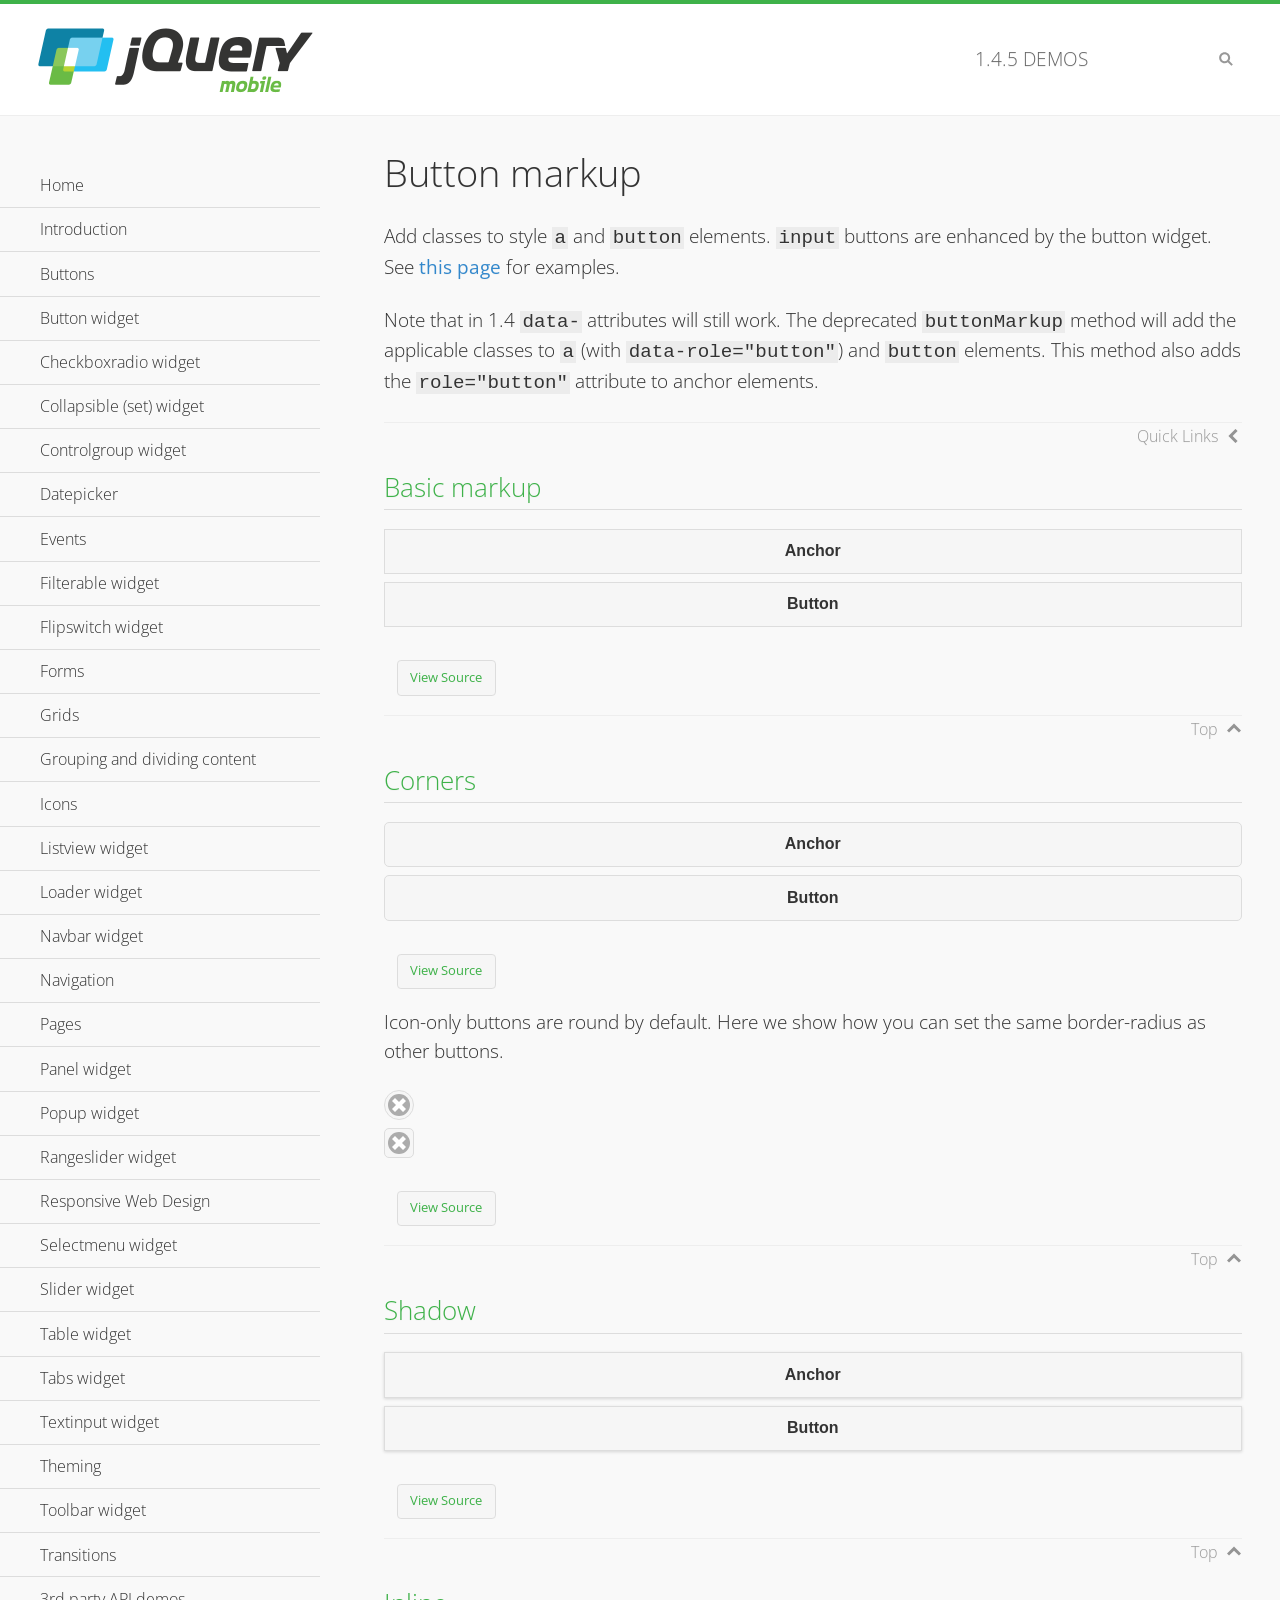
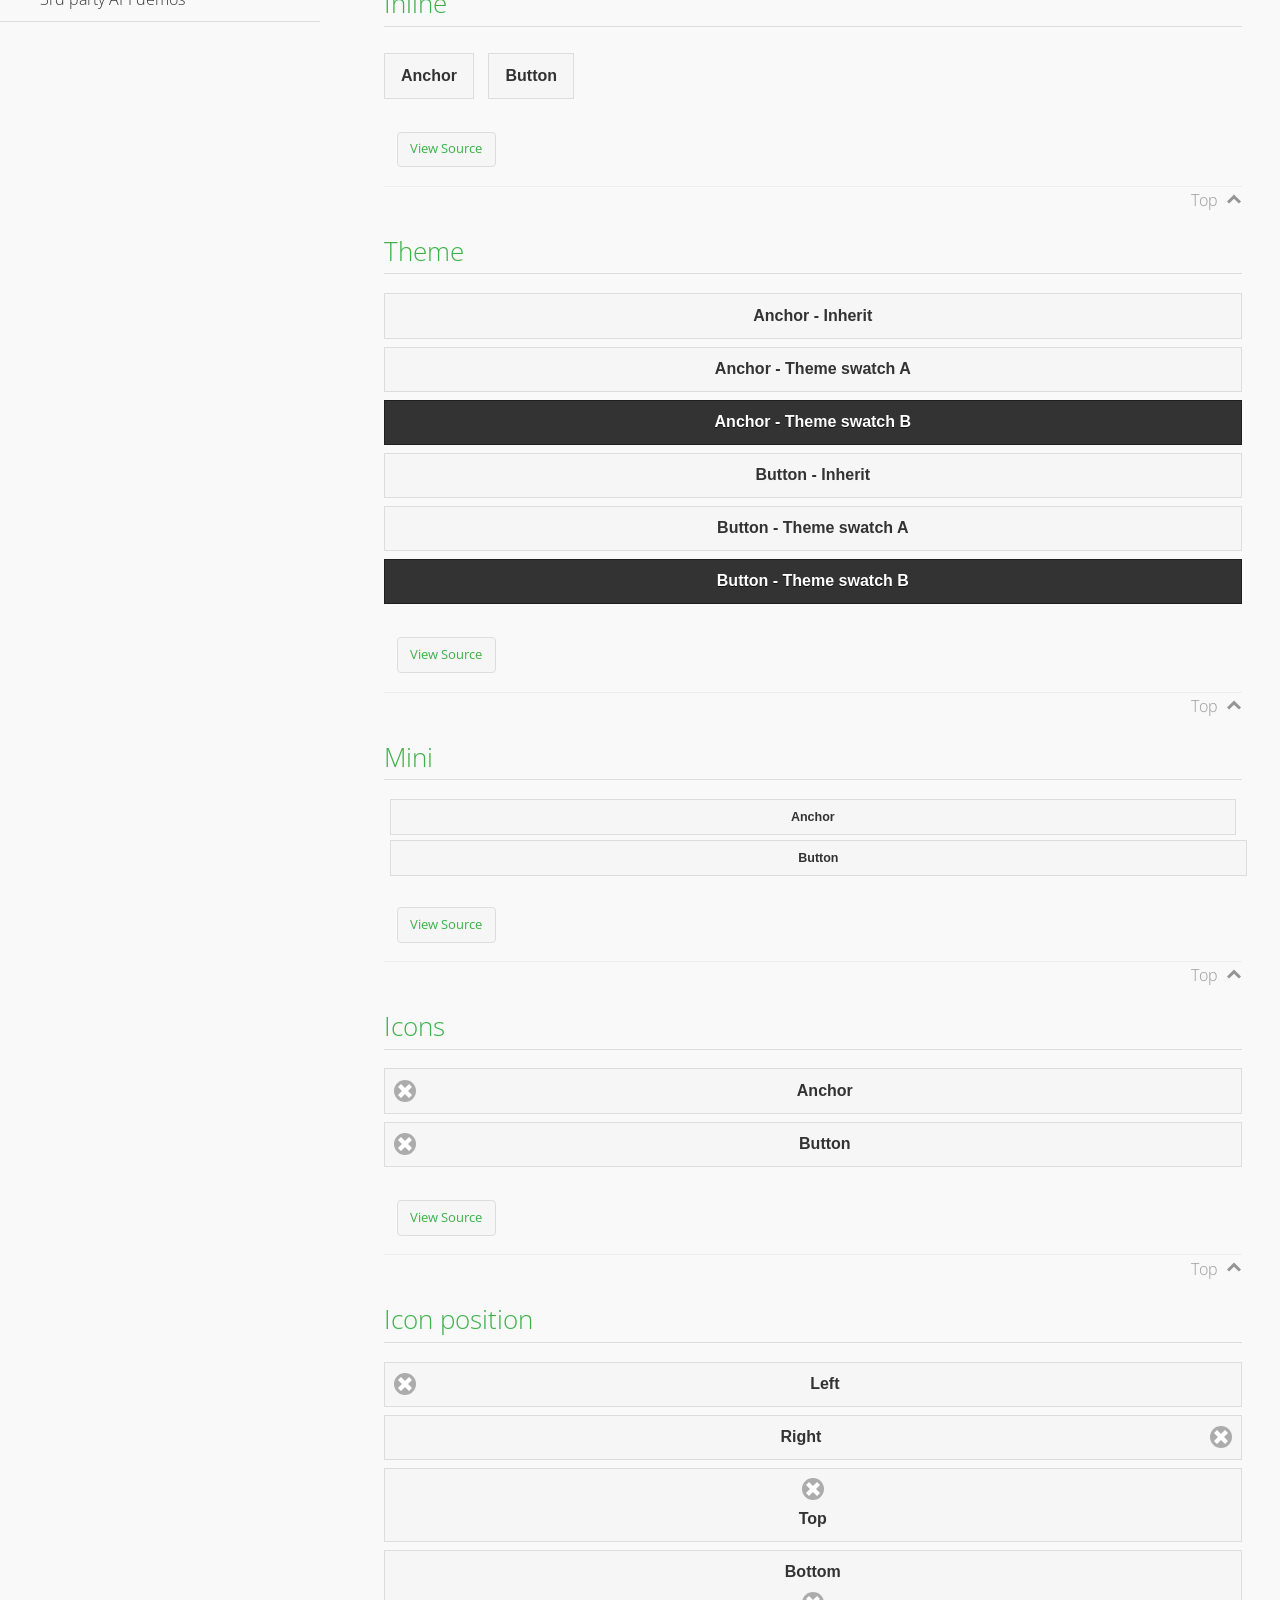
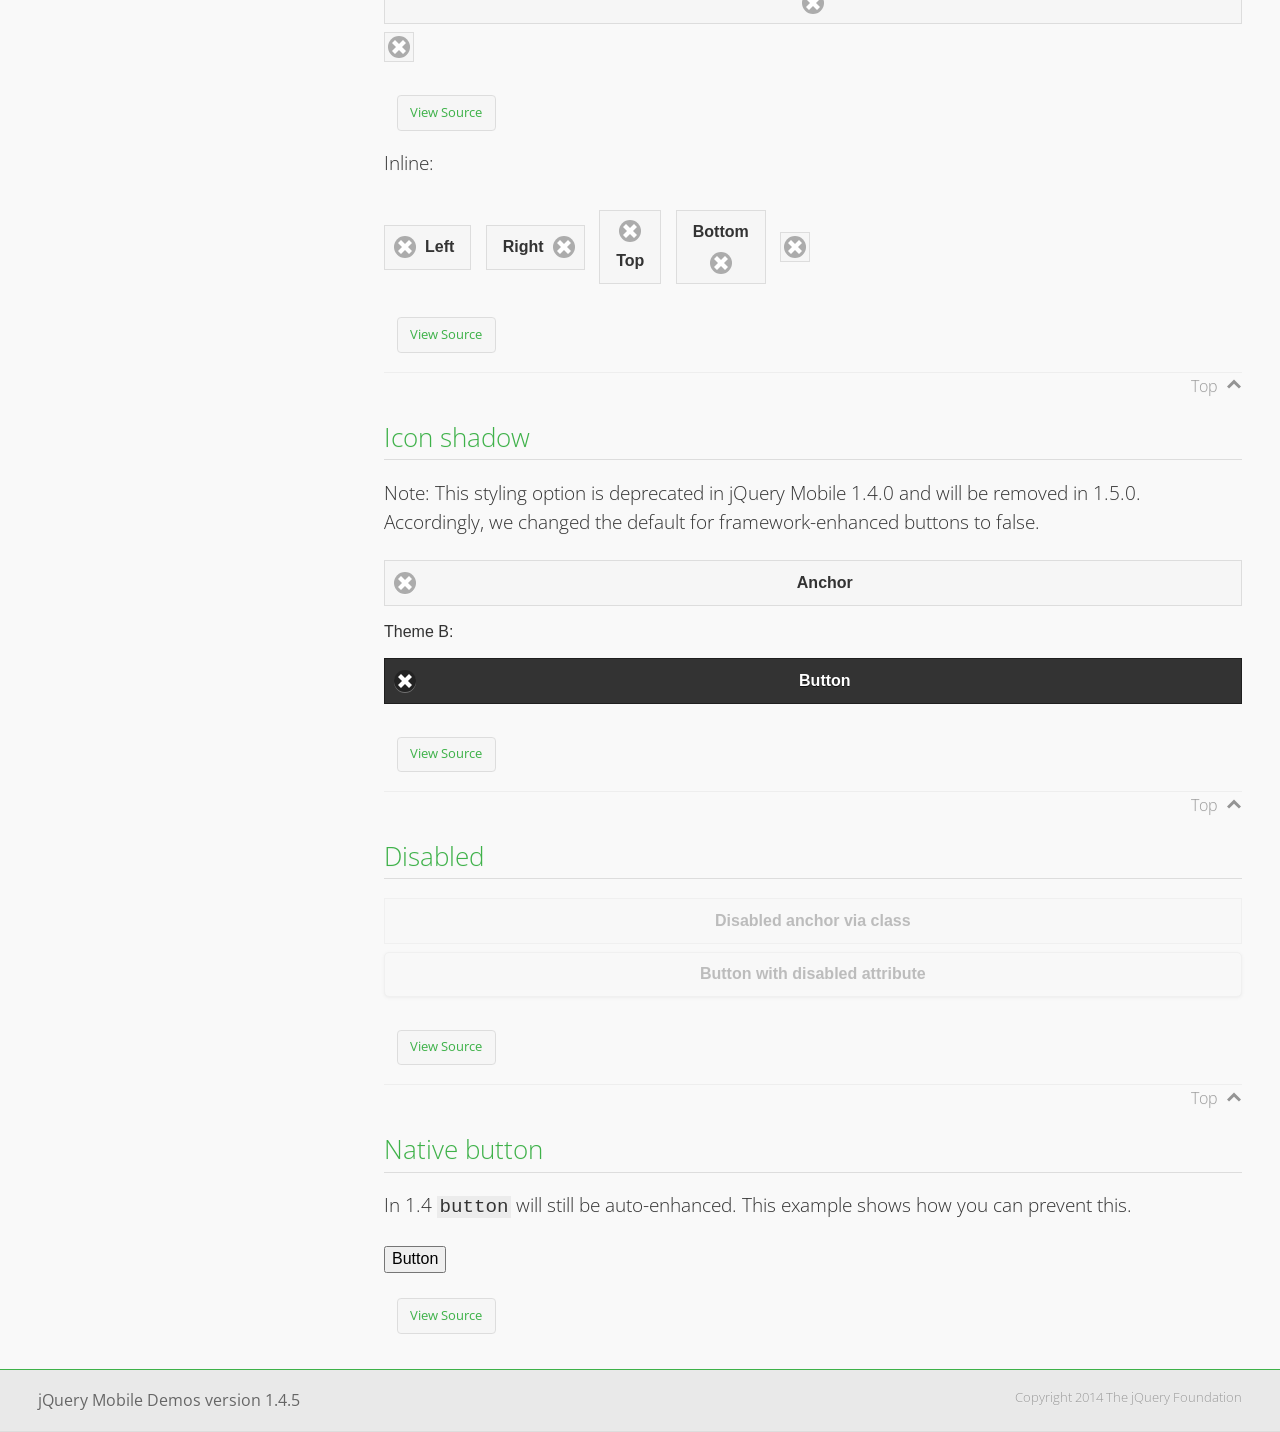
<file: FilkomNews/www/css/demos/button-markup/index.html>
<!DOCTYPE html>
<html>
<head>
	<meta charset="utf-8">
	<meta name="viewport" content="width=device-width, initial-scale=1">
	<title>Button markup - jQuery Mobile Demos</title>
	<link rel="shortcut icon" href="../favicon.ico">
    <link rel="stylesheet" href="http://fonts.googleapis.com/css?family=Open+Sans:300,400,700">
	<link rel="stylesheet" href="../css/themes/default/jquery.mobile-1.4.5.min.css">
	<link rel="stylesheet" href="../_assets/css/jqm-demos.css">
	<script src="../js/jquery.js"></script>
	<script src="../_assets/js/index.js"></script>
	<script src="../js/jquery.mobile-1.4.5.min.js"></script>
	<style>
		#custom-border-radius .ui-btn-icon-notext.ui-corner-all {
			-webkit-border-radius: .3125em;
			border-radius: .3125em;
		}
	</style>
</head>
<body>
<div data-role="page" class="jqm-demos" data-quicklinks="true">

	<div data-role="header" class="jqm-header">
		<h2><a href="../" title="jQuery Mobile Demos home"><img src="../_assets/img/jquery-logo.png" alt="jQuery Mobile"></a></h2>
		<p><span class="jqm-version"></span> Demos</p>
		<a href="#" class="jqm-navmenu-link ui-btn ui-btn-icon-notext ui-corner-all ui-icon-bars ui-nodisc-icon ui-alt-icon ui-btn-left">Menu</a>
		<a href="#" class="jqm-search-link ui-btn ui-btn-icon-notext ui-corner-all ui-icon-search ui-nodisc-icon ui-alt-icon ui-btn-right">Search</a>
	</div><!-- /header -->

	<div role="main" class="ui-content jqm-content">

		<h1>Button markup</h1>

		<p>Add classes to style <code>a</code> and <code>button</code> elements. <code>input</code> buttons are enhanced by the button widget. See <a href="../button/" data-ajax="false">this page</a> for examples.</p>

		<p>Note that in 1.4 <code>data-</code> attributes will still work. The deprecated <code>buttonMarkup</code> method will add the applicable classes to <code>a</code> (with <code>data-role="button"</code>) and <code>button</code> elements. This method also adds the <code>role="button"</code> attribute to anchor elements.</p>

		<h2>Basic markup</h2>

		<div data-demo-html="true">
			<a href="#" class="ui-btn">Anchor</a>
			<button class="ui-btn">Button</button>
		</div><!--/demo-html -->

		<h2>Corners</h2>

		<div data-demo-html="true">
			<a href="#" class="ui-btn ui-corner-all">Anchor</a>
			<button class="ui-btn ui-corner-all">Button</button>
		</div><!--/demo-html -->

		<p>Icon-only buttons are round by default. Here we show how you can set the same border-radius as other buttons.</p>

		<div data-demo-html="true" data-demo-css="true">
			<a href="#" class="ui-btn ui-icon-delete ui-btn-icon-notext ui-corner-all">No text</a>
			<div id="custom-border-radius">
				<a href="#" class="ui-btn ui-icon-delete ui-btn-icon-notext ui-corner-all">No text</a>
			</div>
		</div><!--/demo-html -->

		<h2>Shadow</h2>

		<div data-demo-html="true">
			<a href="#" class="ui-btn ui-shadow">Anchor</a>
			<button class="ui-btn ui-shadow">Button</button>
		</div><!--/demo-html -->

		<h2>Inline</h2>

		<div data-demo-html="true">
			<a href="#" class="ui-btn ui-btn-inline">Anchor</a>
			<button class="ui-btn ui-btn-inline">Button</button>
		</div><!--/demo-html -->

		<h2>Theme</h2>

		<div data-demo-html="true">
			<a href="#" class="ui-btn">Anchor - Inherit</a>
			<a href="#" class="ui-btn ui-btn-a">Anchor - Theme swatch A</a>
			<a href="#" class="ui-btn ui-btn-b">Anchor - Theme swatch B</a>
			<button class="ui-btn">Button - Inherit</button>
			<button class="ui-btn ui-btn-a">Button - Theme swatch A</button>
			<button class="ui-btn ui-btn-b">Button - Theme swatch B</button>
		</div><!--/demo-html -->

		<h2>Mini</h2>

		<div data-demo-html="true">
			<a href="#" class="ui-btn ui-mini">Anchor</a>
			<button class="ui-btn ui-mini">Button</button>
		</div><!--/demo-html -->

		<h2>Icons</h2>

		<div data-demo-html="true">
			<a href="#" class="ui-btn ui-icon-delete ui-btn-icon-left">Anchor</a>
			<button class="ui-btn ui-icon-delete ui-btn-icon-left">Button</button>
		</div><!--/demo-html -->

		<h2>Icon position</h2>

		<div data-demo-html="true">
			<a href="#" class="ui-btn ui-icon-delete ui-btn-icon-left">Left</a>
			<a href="#" class="ui-btn ui-icon-delete ui-btn-icon-right">Right</a>
			<a href="#" class="ui-btn ui-icon-delete ui-btn-icon-top">Top</a>
			<a href="#" class="ui-btn ui-icon-delete ui-btn-icon-bottom">Bottom</a>
			<a href="#" class="ui-btn ui-icon-delete ui-btn-icon-notext">Icon only</a>
		</div><!--/demo-html -->

		<p>Inline:</p>

		<div data-demo-html="true">
			<a href="#" class="ui-btn ui-btn-inline ui-icon-delete ui-btn-icon-left">Left</a>
			<a href="#" class="ui-btn ui-btn-inline ui-icon-delete ui-btn-icon-right">Right</a>
			<a href="#" class="ui-btn ui-btn-inline ui-icon-delete ui-btn-icon-top">Top</a>
			<a href="#" class="ui-btn ui-btn-inline ui-icon-delete ui-btn-icon-bottom">Bottom</a>
			<a href="#" class="ui-btn ui-btn-inline ui-icon-delete ui-btn-icon-notext">Icon only</a>
		</div><!--/demo-html -->

		<h2>Icon shadow</h2>
		<p>Note: This styling option is deprecated in jQuery Mobile 1.4.0 and will be removed in 1.5.0. Accordingly, we changed the default for framework-enhanced buttons to false.</p>

		<div data-demo-html="true">
			<a href="#" class="ui-btn ui-icon-delete ui-btn-icon-left ui-shadow-icon">Anchor</a>
			<p>Theme B:</p>
			<button class="ui-btn ui-icon-delete ui-btn-icon-left ui-shadow-icon ui-btn-b">Button</button>
		</div><!--/demo-html -->

		<h2>Disabled</h2>

		<div data-demo-html="true">
			<a href="#" class="ui-btn ui-state-disabled">Disabled anchor via class</a>
			<button disabled>Button with disabled attribute</button>
		</div><!--/demo-html -->

		<h2>Native button</h2>
		<!-- TODO: Remove this demo in 1.5 -->
		<p>In 1.4 <code>button</code> will still be auto-enhanced. This example shows how you can prevent this.</p>

		<div data-demo-html="true">
			<button data-role="none">Button</button>
		</div><!--/demo-html -->

	</div><!-- /content -->
	    <div data-role="panel" class="jqm-navmenu-panel" data-position="left" data-display="overlay" data-theme="a">
	    	<ul class="jqm-list ui-alt-icon ui-nodisc-icon">
<li data-filtertext="demos homepage" data-icon="home"><a href=".././">Home</a></li>
<li data-filtertext="introduction overview getting started"><a href="../intro/" data-ajax="false">Introduction</a></li>
<li data-filtertext="buttons button markup buttonmarkup method anchor link button element"><a href="../button-markup/" data-ajax="false">Buttons</a></li>
<li data-filtertext="form button widget input button submit reset"><a href="../button/" data-ajax="false">Button widget</a></li>
<li data-role="collapsible" data-enhanced="true" data-collapsed-icon="carat-d" data-expanded-icon="carat-u" data-iconpos="right" data-inset="false" class="ui-collapsible ui-collapsible-themed-content ui-collapsible-collapsed">
	<h3 class="ui-collapsible-heading ui-collapsible-heading-collapsed">
		<a href="#" class="ui-collapsible-heading-toggle ui-btn ui-btn-icon-right ui-btn-inherit ui-icon-carat-d">
		    Checkboxradio widget<span class="ui-collapsible-heading-status"> click to expand contents</span>
		</a>
	</h3>
	<div class="ui-collapsible-content ui-body-inherit ui-collapsible-content-collapsed" aria-hidden="true">
		<ul>
			<li data-filtertext="form checkboxradio widget checkbox input checkboxes controlgroups"><a href="../checkboxradio-checkbox/" data-ajax="false">Checkboxes</a></li>
			<li data-filtertext="form checkboxradio widget radio input radio buttons controlgroups"><a href="../checkboxradio-radio/" data-ajax="false">Radio buttons</a></li>
		</ul>
	</div>
</li>
<li data-role="collapsible" data-enhanced="true" data-collapsed-icon="carat-d" data-expanded-icon="carat-u" data-iconpos="right" data-inset="false" class="ui-collapsible ui-collapsible-themed-content ui-collapsible-collapsed">
	<h3 class="ui-collapsible-heading ui-collapsible-heading-collapsed">
		<a href="#" class="ui-collapsible-heading-toggle ui-btn ui-btn-icon-right ui-btn-inherit ui-icon-carat-d">
			Collapsible (set) widget<span class="ui-collapsible-heading-status"> click to expand contents</span>
		</a>
	</h3>
	<div class="ui-collapsible-content ui-body-inherit ui-collapsible-content-collapsed" aria-hidden="true">
		<ul>
			<li data-filtertext="collapsibles content formatting"><a href="../collapsible/" data-ajax="false">Collapsible</a></li>
			<li data-filtertext="dynamic collapsible set accordion append expand"><a href="../collapsible-dynamic/" data-ajax="false">Dynamic collapsibles</a></li>
			<li data-filtertext="accordions collapsible set widget content formatting grouped collapsibles"><a href="../collapsibleset/" data-ajax="false">Collapsible set</a></li>
		</ul>
	</div>
</li>
<li data-role="collapsible" data-enhanced="true" data-collapsed-icon="carat-d" data-expanded-icon="carat-u" data-iconpos="right" data-inset="false" class="ui-collapsible ui-collapsible-themed-content ui-collapsible-collapsed">
	<h3 class="ui-collapsible-heading ui-collapsible-heading-collapsed">
		<a href="#" class="ui-collapsible-heading-toggle ui-btn ui-btn-icon-right ui-btn-inherit ui-icon-carat-d">
			Controlgroup widget<span class="ui-collapsible-heading-status"> click to expand contents</span>
		</a>
	</h3>
	<div class="ui-collapsible-content ui-body-inherit ui-collapsible-content-collapsed" aria-hidden="true">
		<ul>
			<li data-filtertext="controlgroups selectmenu checkboxradio input grouped buttons horizontal vertical"><a href="../controlgroup/" data-ajax="false">Controlgroup</a></li>
			<li data-filtertext="dynamic controlgroup dynamically add buttons"><a href="../controlgroup-dynamic/" data-ajax="false">Dynamic controlgroups</a></li>
		</ul>
	</div>
</li>
<li data-filtertext="form datepicker widget date input"><a href="../datepicker/" data-ajax="false">Datepicker</a></li>
<li data-role="collapsible" data-enhanced="true" data-collapsed-icon="carat-d" data-expanded-icon="carat-u" data-iconpos="right" data-inset="false" class="ui-collapsible ui-collapsible-themed-content ui-collapsible-collapsed">
	<h3 class="ui-collapsible-heading ui-collapsible-heading-collapsed">
		<a href="#" class="ui-collapsible-heading-toggle ui-btn ui-btn-icon-right ui-btn-inherit ui-icon-carat-d">
			Events<span class="ui-collapsible-heading-status"> click to expand contents</span>
		</a>
	</h3>
	<div class="ui-collapsible-content ui-body-inherit ui-collapsible-content-collapsed" aria-hidden="true">
		<ul>
			<li data-filtertext="swipe to delete list items listviews swipe events"><a href="../swipe-list/" data-ajax="false">Swipe list items</a></li>
			<li data-filtertext="swipe to navigate swipe page navigation swipe events"><a href="../swipe-page/" data-ajax="false">Swipe page navigation</a></li>
		</ul>
	</div>
</li>
<li data-filtertext="filterable filter elements sorting searching listview table"><a href="../filterable/" data-ajax="false">Filterable widget</a></li>
<li data-filtertext="form flipswitch widget flip toggle switch binary select checkbox input"><a href="../flipswitch/" data-ajax="false">Flipswitch widget</a></li>
<li data-role="collapsible" data-enhanced="true" data-collapsed-icon="carat-d" data-expanded-icon="carat-u" data-iconpos="right" data-inset="false" class="ui-collapsible ui-collapsible-themed-content ui-collapsible-collapsed">
	<h3 class="ui-collapsible-heading ui-collapsible-heading-collapsed">
		<a href="#" class="ui-collapsible-heading-toggle ui-btn ui-btn-icon-right ui-btn-inherit ui-icon-carat-d">
			Forms<span class="ui-collapsible-heading-status"> click to expand contents</span>
		</a>
	</h3>
	<div class="ui-collapsible-content ui-body-inherit ui-collapsible-content-collapsed" aria-hidden="true">
		<ul>
			<li data-filtertext="forms text checkbox radio range button submit reset inputs selects textarea slider flipswitch label form elements"><a href="../forms/" data-ajax="false">Forms</a></li>
			<li data-filtertext="form hide labels hidden accessible ui-hidden-accessible forms"><a href="../forms-label-hidden-accessible/" data-ajax="false">Hide labels</a></li>
			<li data-filtertext="form field containers fieldcontain ui-field-contain forms"><a href="../forms-field-contain/" data-ajax="false">Field containers</a></li>
			<li data-filtertext="forms disabled form elements"><a href="../forms-disabled/" data-ajax="false">Forms disabled</a></li>
			<li data-filtertext="forms gallery examples overview forms text checkbox radio range button submit reset inputs selects textarea slider flipswitch label form elements"><a href="../forms-gallery/" data-ajax="false">Forms gallery</a></li>
		</ul>
	</div>
</li>
<li data-role="collapsible" data-enhanced="true" data-collapsed-icon="carat-d" data-expanded-icon="carat-u" data-iconpos="right" data-inset="false" class="ui-collapsible ui-collapsible-themed-content ui-collapsible-collapsed">
	<h3 class="ui-collapsible-heading ui-collapsible-heading-collapsed">
		<a href="#" class="ui-collapsible-heading-toggle ui-btn ui-btn-icon-right ui-btn-inherit ui-icon-carat-d">
			Grids<span class="ui-collapsible-heading-status"> click to expand contents</span>
		</a>
	</h3>
	<div class="ui-collapsible-content ui-body-inherit ui-collapsible-content-collapsed" aria-hidden="true">
		<ul>
			<li data-filtertext="grids columns blocks content formatting rwd responsive css framework"><a href="../grids/" data-ajax="false">Grids</a></li>
			<li data-filtertext="buttons in grids css framework"><a href="../grids-buttons/" data-ajax="false">Buttons in grids</a></li>
			<li data-filtertext="custom responsive grids rwd css framework"><a href="../grids-custom-responsive/" data-ajax="false">Custom responsive grids</a></li>
		</ul>
	</div>
</li>
<li data-filtertext="blocks content formatting sections heading"><a href="../body-bar-classes/" data-ajax="false">Grouping and dividing content</a></li>
<li data-role="collapsible" data-enhanced="true" data-collapsed-icon="carat-d" data-expanded-icon="carat-u" data-iconpos="right" data-inset="false" class="ui-collapsible ui-collapsible-themed-content ui-collapsible-collapsed">
	<h3 class="ui-collapsible-heading ui-collapsible-heading-collapsed">
		<a href="#" class="ui-collapsible-heading-toggle ui-btn ui-btn-icon-right ui-btn-inherit ui-icon-carat-d">
			Icons<span class="ui-collapsible-heading-status"> click to expand contents</span>
		</a>
	</h3>
	<div class="ui-collapsible-content ui-body-inherit ui-collapsible-content-collapsed" aria-hidden="true">
		<ul>
			<li data-filtertext="button icons svg disc alt custom icon position"><a href="../icons/" data-ajax="false">Icons</a></li>
			<li data-filtertext=""><a href="../icons-grunticon/" data-ajax="false">Grunticon loader</a></li>
		</ul>
	</div>
</li>
<li data-role="collapsible" data-enhanced="true" data-collapsed-icon="carat-d" data-expanded-icon="carat-u" data-iconpos="right" data-inset="false" class="ui-collapsible ui-collapsible-themed-content ui-collapsible-collapsed">
	<h3 class="ui-collapsible-heading ui-collapsible-heading-collapsed">
		<a href="#" class="ui-collapsible-heading-toggle ui-btn ui-btn-icon-right ui-btn-inherit ui-icon-carat-d">
			Listview widget<span class="ui-collapsible-heading-status"> click to expand contents</span>
		</a>
	</h3>
	<div class="ui-collapsible-content ui-body-inherit ui-collapsible-content-collapsed" aria-hidden="true">
		<ul>
			<li data-filtertext="listview widget thumbnails icons nested split button collapsible ul ol"><a href="../listview/" data-ajax="false">Listview</a></li>
			<li data-filtertext="autocomplete filterable reveal listview filtertextbeforefilter placeholder"><a href="../listview-autocomplete/" data-ajax="false">Listview autocomplete</a></li>
			<li data-filtertext="autocomplete filterable reveal listview remote data filtertextbeforefilter placeholder"><a href="../listview-autocomplete-remote/" data-ajax="false">Listview autocomplete remote data</a></li>
			<li data-filtertext="autodividers anchor jump scroll linkbars listview lists ul ol"><a href="../listview-autodividers-linkbar/" data-ajax="false">Listview autodividers linkbar</a></li>
			<li data-filtertext="listview autodividers selector autodividersselector lists ul ol"><a href="../listview-autodividers-selector/" data-ajax="false">Listview autodividers selector</a></li>
			<li data-filtertext="listview nested list items"><a href="../listview-nested-lists/" data-ajax="false">Nested Listviews</a></li>
			<li data-filtertext="listview collapsible list items flat"><a href="../listview-collapsible-item-flat/" data-ajax="false">Listview collapsible list items (flat)</a></li>
			<li data-filtertext="listview collapsible list indented"><a href="../listview-collapsible-item-indented/" data-ajax="false">Listview collapsible list items (indented)</a></li>
			<li data-filtertext="grid listview responsive grids responsive listviews lists ul"><a href="../listview-grid/" data-ajax="false">Listview responsive grid</a></li>
		</ul>
	</div>
</li>
<li data-filtertext="loader widget page loading navigation overlay spinner"><a href="../loader/" data-ajax="false">Loader widget</a></li>
<li data-filtertext="navbar widget navmenu toolbars header footer"><a href="../navbar/" data-ajax="false">Navbar widget</a></li>
<li data-role="collapsible" data-enhanced="true" data-collapsed-icon="carat-d" data-expanded-icon="carat-u" data-iconpos="right" data-inset="false" class="ui-collapsible ui-collapsible-themed-content ui-collapsible-collapsed">
	<h3 class="ui-collapsible-heading ui-collapsible-heading-collapsed">
		<a href="#" class="ui-collapsible-heading-toggle ui-btn ui-btn-icon-right ui-btn-inherit ui-icon-carat-d">
			Navigation<span class="ui-collapsible-heading-status"> click to expand contents</span>
		</a>
	</h3>
	<div class="ui-collapsible-content ui-body-inherit ui-collapsible-content-collapsed" aria-hidden="true">
		<ul>
			<li data-filtertext="ajax navigation navigate widget history event method"><a href="../navigation/" data-ajax="false">Navigation</a></li>
			<li data-filtertext="linking pages page links navigation ajax prefetch cache"><a href="../navigation-linking-pages/" data-ajax="false">Linking pages</a></li>
			<!-- <li data-filtertext="php redirect server redirection server-side navigation"><a href="../navigation-php-redirect/" data-ajax="false">PHP redirect demo</a></li>-->
			<li data-filtertext="navigation redirection hash query"><a href="../navigation-hash-processing/" data-ajax="false">Hash processing demo</a></li>
			<li data-filtertext="navigation redirection hash query"><a href="../page-events/" data-ajax="false">Page Navigation Events</a></li>
		</ul>
	</div>
</li>
<li data-role="collapsible" data-enhanced="true" data-collapsed-icon="carat-d" data-expanded-icon="carat-u" data-iconpos="right" data-inset="false" class="ui-collapsible ui-collapsible-themed-content ui-collapsible-collapsed">
	<h3 class="ui-collapsible-heading ui-collapsible-heading-collapsed">
		<a href="#" class="ui-collapsible-heading-toggle ui-btn ui-btn-icon-right ui-btn-inherit ui-icon-carat-d">
			Pages<span class="ui-collapsible-heading-status"> click to expand contents</span>
		</a>
	</h3>
	<div class="ui-collapsible-content ui-body-inherit ui-collapsible-content-collapsed" aria-hidden="true">
		<ul>
			<li data-filtertext="pages page widget ajax navigation"><a href="../pages/" data-ajax="false">Pages</a></li>
			<li data-filtertext="single page"><a href="../pages-single-page/" data-ajax="false">Single page</a></li>
			<li data-filtertext="multipage multi-page page"><a href="../pages-multi-page/" data-ajax="false">Multi-page template</a></li>
			<li data-filtertext="dialog page widget modal popup"><a href="../pages-dialog/" data-ajax="false">Dialog page</a></li>
		</ul>
	</div>
</li>
<li data-role="collapsible" data-enhanced="true" data-collapsed-icon="carat-d" data-expanded-icon="carat-u" data-iconpos="right" data-inset="false" class="ui-collapsible ui-collapsible-themed-content ui-collapsible-collapsed">
	<h3 class="ui-collapsible-heading ui-collapsible-heading-collapsed">
		<a href="#" class="ui-collapsible-heading-toggle ui-btn ui-btn-icon-right ui-btn-inherit ui-icon-carat-d">
			Panel widget<span class="ui-collapsible-heading-status"> click to expand contents</span>
		</a>
	</h3>
	<div class="ui-collapsible-content ui-body-inherit ui-collapsible-content-collapsed" aria-hidden="true">
		<ul>
			<li data-filtertext="panel widget sliding panels reveal push overlay responsive"><a href="../panel/" data-ajax="false">Panel</a></li>
			<li data-filtertext=""><a href="../panel-external/" data-ajax="false">External panels</a></li>
			<li data-filtertext="panel "><a href="../panel-fixed/" data-ajax="false">Fixed panels</a></li>
			<li data-filtertext="panel slide panels sliding panels shadow rwd responsive breakpoint"><a href="../panel-responsive/" data-ajax="false">Panels responsive</a></li>
			<li data-filtertext="panel custom style custom panel width reveal shadow listview panel styling page background wrapper"><a href="../panel-styling/" data-ajax="false">Custom panel style</a></li>
			<li data-filtertext="panel open on swipe"><a href="../panel-swipe-open/" data-ajax="false">Panel open on swipe</a></li>
			<li data-filtertext="panels outside page internal external toolbars"><a href="../panel-external-internal/" data-ajax="false">Panel external and internal</a></li>
		</ul>
	</div>
</li>
<li data-role="collapsible" data-enhanced="true" data-collapsed-icon="carat-d" data-expanded-icon="carat-u" data-iconpos="right" data-inset="false" class="ui-collapsible ui-collapsible-themed-content ui-collapsible-collapsed">
	<h3 class="ui-collapsible-heading ui-collapsible-heading-collapsed">
		<a href="#" class="ui-collapsible-heading-toggle ui-btn ui-btn-icon-right ui-btn-inherit ui-icon-carat-d">
			Popup widget<span class="ui-collapsible-heading-status"> click to expand contents</span>
		</a>
	</h3>
	<div class="ui-collapsible-content ui-body-inherit ui-collapsible-content-collapsed" aria-hidden="true">
		<ul>
			<li data-filtertext="popup widget popups dialog modal transition tooltip lightbox form overlay screen flip pop fade transition"><a href="../popup/" data-ajax="false">Popup</a></li>
			<li data-filtertext="popup alignment position"><a href="../popup-alignment/" data-ajax="false">Popup alignment</a></li>
			<li data-filtertext="popup arrow size popups popover"><a href="../popup-arrow-size/" data-ajax="false">Popup arrow size</a></li>
			<li data-filtertext="dynamic popups popup images lightbox"><a href="../popup-dynamic/" data-ajax="false">Dynamic popups</a></li>
			<li data-filtertext="popups with iframes scaling"><a href="../popup-iframe/" data-ajax="false">Popups with iframes</a></li>
			<li data-filtertext="popup image scaling"><a href="../popup-image-scaling/" data-ajax="false">Popup image scaling</a></li>
			<li data-filtertext="external popup outside multi-page"><a href="../popup-outside-multipage/" data-ajax="false">Popup outside multi-page</a></li>
		</ul>
	</div>
</li>
<li data-filtertext="form rangeslider widget dual sliders dual handle sliders range input"><a href="../rangeslider/" data-ajax="false">Rangeslider widget</a></li>
<li data-filtertext="responsive web design rwd adaptive progressive enhancement PE accessible mobile breakpoints media query media queries"><a href="../rwd/" data-ajax="false">Responsive Web Design</a></li>
<li data-role="collapsible" data-enhanced="true" data-collapsed-icon="carat-d" data-expanded-icon="carat-u" data-iconpos="right" data-inset="false" class="ui-collapsible ui-collapsible-themed-content ui-collapsible-collapsed">
	<h3 class="ui-collapsible-heading ui-collapsible-heading-collapsed">
		<a href="#" class="ui-collapsible-heading-toggle ui-btn ui-btn-icon-right ui-btn-inherit ui-icon-carat-d">
			Selectmenu widget<span class="ui-collapsible-heading-status"> click to expand contents</span>
		</a>
	</h3>
	<div class="ui-collapsible-content ui-body-inherit ui-collapsible-content-collapsed" aria-hidden="true">
		<ul>
			<li data-filtertext="form selectmenu widget select input custom select menu selects"><a href="../selectmenu/" data-ajax="false">Selectmenu</a></li>
			<li data-filtertext="form custom select menu selectmenu widget custom menu option optgroup multiple selects"><a href="../selectmenu-custom/" data-ajax="false">Custom select menu</a></li>
			<li data-filtertext="filterable select filter popup dialog"><a href="../selectmenu-custom-filter/" data-ajax="false">Custom select menu with filter</a></li>
		</ul>
	</div>
</li>
<li data-role="collapsible" data-enhanced="true" data-collapsed-icon="carat-d" data-expanded-icon="carat-u" data-iconpos="right" data-inset="false" class="ui-collapsible ui-collapsible-themed-content ui-collapsible-collapsed">
	<h3 class="ui-collapsible-heading ui-collapsible-heading-collapsed">
		<a href="#" class="ui-collapsible-heading-toggle ui-btn ui-btn-icon-right ui-btn-inherit ui-icon-carat-d">
			Slider widget<span class="ui-collapsible-heading-status"> click to expand contents</span>
		</a>
	</h3>
	<div class="ui-collapsible-content ui-body-inherit ui-collapsible-content-collapsed" aria-hidden="true">
		<ul>
			<li data-filtertext="form slider widget range input single sliders"><a href="../slider/" data-ajax="false">Slider</a></li>
			<li data-filtertext="form slider widget flipswitch slider binary select flip toggle switch"><a href="../slider-flipswitch/" data-ajax="false">Slider flip toggle switch</a></li>
			<li data-filtertext="form slider tooltip handle value input range sliders"><a href="../slider-tooltip/" data-ajax="false">Slider tooltip</a></li>
		</ul>
	</div>
</li>
<li data-role="collapsible" data-enhanced="true" data-collapsed-icon="carat-d" data-expanded-icon="carat-u" data-iconpos="right" data-inset="false" class="ui-collapsible ui-collapsible-themed-content ui-collapsible-collapsed">
	<h3 class="ui-collapsible-heading ui-collapsible-heading-collapsed">
		<a href="#" class="ui-collapsible-heading-toggle ui-btn ui-btn-icon-right ui-btn-inherit ui-icon-carat-d">
			Table widget<span class="ui-collapsible-heading-status"> click to expand contents</span>
		</a>
	</h3>
	<div class="ui-collapsible-content ui-body-inherit ui-collapsible-content-collapsed" aria-hidden="true">
		<ul>
			<li data-filtertext="table widget reflow column toggle th td responsive tables rwd hide show tabular"><a href="../table-column-toggle/" data-ajax="false">Table Column Toggle</a></li>
			<li data-filtertext="table column toggle phone comparison demo"><a href="../table-column-toggle-example/" data-ajax="false">Table Column Toggle demo</a></li>
			<li data-filtertext="responsive tables table column toggle heading groups rwd breakpoint"><a href="../table-column-toggle-heading-groups/" data-ajax="false">Table Column Toggle heading groups</a></li>
			<li data-filtertext="responsive tables table column toggle hide rwd breakpoint customization options"><a href="../table-column-toggle-options/" data-ajax="false">Table Column Toggle options</a></li>
			<li data-filtertext="table reflow th td responsive rwd columns tabular"><a href="../table-reflow/" data-ajax="false">Table Reflow</a></li>
			<li data-filtertext="responsive tables table reflow heading groups rwd breakpoint"><a href="../table-reflow-heading-groups/" data-ajax="false">Table Reflow heading groups</a></li>
			<li data-filtertext="responsive tables table reflow stripes strokes table style"><a href="../table-reflow-stripes-strokes/" data-ajax="false">Table Reflow stripes and strokes</a></li>
			<li data-filtertext="responsive tables table reflow stack custom styles"><a href="../table-reflow-styling/" data-ajax="false">Table Reflow custom styles</a></li>
		</ul>
	</div>
</li>
<li data-filtertext="ui tabs widget"><a href="../tabs/" data-ajax="false">Tabs widget</a></li>
<li data-filtertext="form textinput widget text input textarea number date time tel email file color password"><a href="../textinput/" data-ajax="false">Textinput widget</a></li>
<li data-role="collapsible" data-enhanced="true" data-collapsed-icon="carat-d" data-expanded-icon="carat-u" data-iconpos="right" data-inset="false" class="ui-collapsible ui-collapsible-themed-content ui-collapsible-collapsed">
	<h3 class="ui-collapsible-heading ui-collapsible-heading-collapsed">
		<a href="#" class="ui-collapsible-heading-toggle ui-btn ui-btn-icon-right ui-btn-inherit ui-icon-carat-d">
			Theming<span class="ui-collapsible-heading-status"> click to expand contents</span>
		</a>
	</h3>
	<div class="ui-collapsible-content ui-body-inherit ui-collapsible-content-collapsed" aria-hidden="true">
		<ul>
			<li data-filtertext="default theme swatches theming style css"><a href="../theme-default/" data-ajax="false">Default theme</a></li>
			<li data-filtertext="classic theme old theme swatches theming style css"><a href="../theme-classic/" data-ajax="false">Classic theme</a></li>
		</ul>
	</div>
</li>
<li data-role="collapsible" data-enhanced="true" data-collapsed-icon="carat-d" data-expanded-icon="carat-u" data-iconpos="right" data-inset="false" class="ui-collapsible ui-collapsible-themed-content ui-collapsible-collapsed">
	<h3 class="ui-collapsible-heading ui-collapsible-heading-collapsed">
		<a href="#" class="ui-collapsible-heading-toggle ui-btn ui-btn-icon-right ui-btn-inherit ui-icon-carat-d">
			Toolbar widget<span class="ui-collapsible-heading-status"> click to expand contents</span>
		</a>
	</h3>
	<div class="ui-collapsible-content ui-body-inherit ui-collapsible-content-collapsed" aria-hidden="true">
		<ul>
			<li data-filtertext="toolbar widget header footer toolbars fixed fullscreen external sections"><a href="../toolbar/" data-ajax="false">Toolbar</a></li>
			<li data-filtertext="dynamic toolbars dynamically add toolbar header footer"><a href="../toolbar-dynamic/" data-ajax="false">Dynamic toolbars</a></li>
			<li data-filtertext="external toolbars header footer"><a href="../toolbar-external/" data-ajax="false">External toolbars</a></li>
			<li data-filtertext="fixed toolbars header footer"><a href="../toolbar-fixed/" data-ajax="false">Fixed toolbars</a></li>
			<li data-filtertext="fixed fullscreen toolbars header footer"><a href="../toolbar-fixed-fullscreen/" data-ajax="false">Fullscreen toolbars</a></li>
			<li data-filtertext="external fixed toolbars header footer"><a href="../toolbar-fixed-external/" data-ajax="false">Fixed external toolbars</a></li>
			<li data-filtertext="external persistent toolbars header footer navbar navmenu"><a href="../toolbar-fixed-persistent/" data-ajax="false">Persistent toolbars</a></li>
			<li data-filtertext="external ajax optimized toolbars persistent toolbars header footer navbar"><a href="../toolbar-fixed-persistent-optimized/" data-ajax="false">Ajax optimized toolbars</a></li>
			<li data-filtertext="form in toolbars header footer"><a href="../toolbar-fixed-forms/" data-ajax="false">Form in toolbar</a></li>
		</ul>
	</div>
</li>
<li data-filtertext="page transitions animated pages popup navigation flip slide fade pop"><a href="../transitions/" data-ajax="false">Transitions</a></li>
<li data-role="collapsible" data-enhanced="true" data-collapsed-icon="carat-d" data-expanded-icon="carat-u" data-iconpos="right" data-inset="false" class="ui-collapsible ui-collapsible-themed-content ui-collapsible-collapsed">
	<h3 class="ui-collapsible-heading ui-collapsible-heading-collapsed">
		<a href="#" class="ui-collapsible-heading-toggle ui-btn ui-btn-icon-right ui-btn-inherit ui-icon-carat-d">
			3rd party API demos<span class="ui-collapsible-heading-status"> click to expand contents</span>
		</a>
	</h3>
	<div class="ui-collapsible-content ui-body-inherit ui-collapsible-content-collapsed" aria-hidden="true">
		<ul>
			<li data-filtertext="backbone requirejs navigation router"><a href="../backbone-requirejs/" data-ajax="false">Backbone RequireJS</a></li>
			<li data-filtertext="google maps geolocation demo"><a href="../map-geolocation/" data-ajax="false">Google Maps geolocation</a></li>
			<li data-filtertext="google maps hybrid"><a href="../map-list-toggle/" data-ajax="false">Google Maps list toggle</a></li>
		</ul>
	</div>
</li>



		     </ul>
		</div><!-- /panel -->


	<div data-role="footer" data-position="fixed" data-tap-toggle="false" class="jqm-footer">
		<p>jQuery Mobile Demos version <span class="jqm-version"></span></p>
		<p>Copyright 2014 The jQuery Foundation</p>
	</div><!-- /footer -->
	<!-- TODO: This should become an external panel so we can add input to markup (unique ID) -->
    <div data-role="panel" class="jqm-search-panel" data-position="right" data-display="overlay" data-theme="a">
		<div class="jqm-search">
			<ul class="jqm-list" data-filter-placeholder="Search demos..." data-filter-reveal="true">
<li data-filtertext="demos homepage" data-icon="home"><a href=".././">Home</a></li>
<li data-filtertext="introduction overview getting started"><a href="../intro/" data-ajax="false">Introduction</a></li>
<li data-filtertext="buttons button markup buttonmarkup method anchor link button element"><a href="../button-markup/" data-ajax="false">Buttons</a></li>
<li data-filtertext="form button widget input button submit reset"><a href="../button/" data-ajax="false">Button widget</a></li>
<li data-role="collapsible" data-enhanced="true" data-collapsed-icon="carat-d" data-expanded-icon="carat-u" data-iconpos="right" data-inset="false" class="ui-collapsible ui-collapsible-themed-content ui-collapsible-collapsed">
	<h3 class="ui-collapsible-heading ui-collapsible-heading-collapsed">
		<a href="#" class="ui-collapsible-heading-toggle ui-btn ui-btn-icon-right ui-btn-inherit ui-icon-carat-d">
		    Checkboxradio widget<span class="ui-collapsible-heading-status"> click to expand contents</span>
		</a>
	</h3>
	<div class="ui-collapsible-content ui-body-inherit ui-collapsible-content-collapsed" aria-hidden="true">
		<ul>
			<li data-filtertext="form checkboxradio widget checkbox input checkboxes controlgroups"><a href="../checkboxradio-checkbox/" data-ajax="false">Checkboxes</a></li>
			<li data-filtertext="form checkboxradio widget radio input radio buttons controlgroups"><a href="../checkboxradio-radio/" data-ajax="false">Radio buttons</a></li>
		</ul>
	</div>
</li>
<li data-role="collapsible" data-enhanced="true" data-collapsed-icon="carat-d" data-expanded-icon="carat-u" data-iconpos="right" data-inset="false" class="ui-collapsible ui-collapsible-themed-content ui-collapsible-collapsed">
	<h3 class="ui-collapsible-heading ui-collapsible-heading-collapsed">
		<a href="#" class="ui-collapsible-heading-toggle ui-btn ui-btn-icon-right ui-btn-inherit ui-icon-carat-d">
			Collapsible (set) widget<span class="ui-collapsible-heading-status"> click to expand contents</span>
		</a>
	</h3>
	<div class="ui-collapsible-content ui-body-inherit ui-collapsible-content-collapsed" aria-hidden="true">
		<ul>
			<li data-filtertext="collapsibles content formatting"><a href="../collapsible/" data-ajax="false">Collapsible</a></li>
			<li data-filtertext="dynamic collapsible set accordion append expand"><a href="../collapsible-dynamic/" data-ajax="false">Dynamic collapsibles</a></li>
			<li data-filtertext="accordions collapsible set widget content formatting grouped collapsibles"><a href="../collapsibleset/" data-ajax="false">Collapsible set</a></li>
		</ul>
	</div>
</li>
<li data-role="collapsible" data-enhanced="true" data-collapsed-icon="carat-d" data-expanded-icon="carat-u" data-iconpos="right" data-inset="false" class="ui-collapsible ui-collapsible-themed-content ui-collapsible-collapsed">
	<h3 class="ui-collapsible-heading ui-collapsible-heading-collapsed">
		<a href="#" class="ui-collapsible-heading-toggle ui-btn ui-btn-icon-right ui-btn-inherit ui-icon-carat-d">
			Controlgroup widget<span class="ui-collapsible-heading-status"> click to expand contents</span>
		</a>
	</h3>
	<div class="ui-collapsible-content ui-body-inherit ui-collapsible-content-collapsed" aria-hidden="true">
		<ul>
			<li data-filtertext="controlgroups selectmenu checkboxradio input grouped buttons horizontal vertical"><a href="../controlgroup/" data-ajax="false">Controlgroup</a></li>
			<li data-filtertext="dynamic controlgroup dynamically add buttons"><a href="../controlgroup-dynamic/" data-ajax="false">Dynamic controlgroups</a></li>
		</ul>
	</div>
</li>
<li data-filtertext="form datepicker widget date input"><a href="../datepicker/" data-ajax="false">Datepicker</a></li>
<li data-role="collapsible" data-enhanced="true" data-collapsed-icon="carat-d" data-expanded-icon="carat-u" data-iconpos="right" data-inset="false" class="ui-collapsible ui-collapsible-themed-content ui-collapsible-collapsed">
	<h3 class="ui-collapsible-heading ui-collapsible-heading-collapsed">
		<a href="#" class="ui-collapsible-heading-toggle ui-btn ui-btn-icon-right ui-btn-inherit ui-icon-carat-d">
			Events<span class="ui-collapsible-heading-status"> click to expand contents</span>
		</a>
	</h3>
	<div class="ui-collapsible-content ui-body-inherit ui-collapsible-content-collapsed" aria-hidden="true">
		<ul>
			<li data-filtertext="swipe to delete list items listviews swipe events"><a href="../swipe-list/" data-ajax="false">Swipe list items</a></li>
			<li data-filtertext="swipe to navigate swipe page navigation swipe events"><a href="../swipe-page/" data-ajax="false">Swipe page navigation</a></li>
		</ul>
	</div>
</li>
<li data-filtertext="filterable filter elements sorting searching listview table"><a href="../filterable/" data-ajax="false">Filterable widget</a></li>
<li data-filtertext="form flipswitch widget flip toggle switch binary select checkbox input"><a href="../flipswitch/" data-ajax="false">Flipswitch widget</a></li>
<li data-role="collapsible" data-enhanced="true" data-collapsed-icon="carat-d" data-expanded-icon="carat-u" data-iconpos="right" data-inset="false" class="ui-collapsible ui-collapsible-themed-content ui-collapsible-collapsed">
	<h3 class="ui-collapsible-heading ui-collapsible-heading-collapsed">
		<a href="#" class="ui-collapsible-heading-toggle ui-btn ui-btn-icon-right ui-btn-inherit ui-icon-carat-d">
			Forms<span class="ui-collapsible-heading-status"> click to expand contents</span>
		</a>
	</h3>
	<div class="ui-collapsible-content ui-body-inherit ui-collapsible-content-collapsed" aria-hidden="true">
		<ul>
			<li data-filtertext="forms text checkbox radio range button submit reset inputs selects textarea slider flipswitch label form elements"><a href="../forms/" data-ajax="false">Forms</a></li>
			<li data-filtertext="form hide labels hidden accessible ui-hidden-accessible forms"><a href="../forms-label-hidden-accessible/" data-ajax="false">Hide labels</a></li>
			<li data-filtertext="form field containers fieldcontain ui-field-contain forms"><a href="../forms-field-contain/" data-ajax="false">Field containers</a></li>
			<li data-filtertext="forms disabled form elements"><a href="../forms-disabled/" data-ajax="false">Forms disabled</a></li>
			<li data-filtertext="forms gallery examples overview forms text checkbox radio range button submit reset inputs selects textarea slider flipswitch label form elements"><a href="../forms-gallery/" data-ajax="false">Forms gallery</a></li>
		</ul>
	</div>
</li>
<li data-role="collapsible" data-enhanced="true" data-collapsed-icon="carat-d" data-expanded-icon="carat-u" data-iconpos="right" data-inset="false" class="ui-collapsible ui-collapsible-themed-content ui-collapsible-collapsed">
	<h3 class="ui-collapsible-heading ui-collapsible-heading-collapsed">
		<a href="#" class="ui-collapsible-heading-toggle ui-btn ui-btn-icon-right ui-btn-inherit ui-icon-carat-d">
			Grids<span class="ui-collapsible-heading-status"> click to expand contents</span>
		</a>
	</h3>
	<div class="ui-collapsible-content ui-body-inherit ui-collapsible-content-collapsed" aria-hidden="true">
		<ul>
			<li data-filtertext="grids columns blocks content formatting rwd responsive css framework"><a href="../grids/" data-ajax="false">Grids</a></li>
			<li data-filtertext="buttons in grids css framework"><a href="../grids-buttons/" data-ajax="false">Buttons in grids</a></li>
			<li data-filtertext="custom responsive grids rwd css framework"><a href="../grids-custom-responsive/" data-ajax="false">Custom responsive grids</a></li>
		</ul>
	</div>
</li>
<li data-filtertext="blocks content formatting sections heading"><a href="../body-bar-classes/" data-ajax="false">Grouping and dividing content</a></li>
<li data-role="collapsible" data-enhanced="true" data-collapsed-icon="carat-d" data-expanded-icon="carat-u" data-iconpos="right" data-inset="false" class="ui-collapsible ui-collapsible-themed-content ui-collapsible-collapsed">
	<h3 class="ui-collapsible-heading ui-collapsible-heading-collapsed">
		<a href="#" class="ui-collapsible-heading-toggle ui-btn ui-btn-icon-right ui-btn-inherit ui-icon-carat-d">
			Icons<span class="ui-collapsible-heading-status"> click to expand contents</span>
		</a>
	</h3>
	<div class="ui-collapsible-content ui-body-inherit ui-collapsible-content-collapsed" aria-hidden="true">
		<ul>
			<li data-filtertext="button icons svg disc alt custom icon position"><a href="../icons/" data-ajax="false">Icons</a></li>
			<li data-filtertext=""><a href="../icons-grunticon/" data-ajax="false">Grunticon loader</a></li>
		</ul>
	</div>
</li>
<li data-role="collapsible" data-enhanced="true" data-collapsed-icon="carat-d" data-expanded-icon="carat-u" data-iconpos="right" data-inset="false" class="ui-collapsible ui-collapsible-themed-content ui-collapsible-collapsed">
	<h3 class="ui-collapsible-heading ui-collapsible-heading-collapsed">
		<a href="#" class="ui-collapsible-heading-toggle ui-btn ui-btn-icon-right ui-btn-inherit ui-icon-carat-d">
			Listview widget<span class="ui-collapsible-heading-status"> click to expand contents</span>
		</a>
	</h3>
	<div class="ui-collapsible-content ui-body-inherit ui-collapsible-content-collapsed" aria-hidden="true">
		<ul>
			<li data-filtertext="listview widget thumbnails icons nested split button collapsible ul ol"><a href="../listview/" data-ajax="false">Listview</a></li>
			<li data-filtertext="autocomplete filterable reveal listview filtertextbeforefilter placeholder"><a href="../listview-autocomplete/" data-ajax="false">Listview autocomplete</a></li>
			<li data-filtertext="autocomplete filterable reveal listview remote data filtertextbeforefilter placeholder"><a href="../listview-autocomplete-remote/" data-ajax="false">Listview autocomplete remote data</a></li>
			<li data-filtertext="autodividers anchor jump scroll linkbars listview lists ul ol"><a href="../listview-autodividers-linkbar/" data-ajax="false">Listview autodividers linkbar</a></li>
			<li data-filtertext="listview autodividers selector autodividersselector lists ul ol"><a href="../listview-autodividers-selector/" data-ajax="false">Listview autodividers selector</a></li>
			<li data-filtertext="listview nested list items"><a href="../listview-nested-lists/" data-ajax="false">Nested Listviews</a></li>
			<li data-filtertext="listview collapsible list items flat"><a href="../listview-collapsible-item-flat/" data-ajax="false">Listview collapsible list items (flat)</a></li>
			<li data-filtertext="listview collapsible list indented"><a href="../listview-collapsible-item-indented/" data-ajax="false">Listview collapsible list items (indented)</a></li>
			<li data-filtertext="grid listview responsive grids responsive listviews lists ul"><a href="../listview-grid/" data-ajax="false">Listview responsive grid</a></li>
		</ul>
	</div>
</li>
<li data-filtertext="loader widget page loading navigation overlay spinner"><a href="../loader/" data-ajax="false">Loader widget</a></li>
<li data-filtertext="navbar widget navmenu toolbars header footer"><a href="../navbar/" data-ajax="false">Navbar widget</a></li>
<li data-role="collapsible" data-enhanced="true" data-collapsed-icon="carat-d" data-expanded-icon="carat-u" data-iconpos="right" data-inset="false" class="ui-collapsible ui-collapsible-themed-content ui-collapsible-collapsed">
	<h3 class="ui-collapsible-heading ui-collapsible-heading-collapsed">
		<a href="#" class="ui-collapsible-heading-toggle ui-btn ui-btn-icon-right ui-btn-inherit ui-icon-carat-d">
			Navigation<span class="ui-collapsible-heading-status"> click to expand contents</span>
		</a>
	</h3>
	<div class="ui-collapsible-content ui-body-inherit ui-collapsible-content-collapsed" aria-hidden="true">
		<ul>
			<li data-filtertext="ajax navigation navigate widget history event method"><a href="../navigation/" data-ajax="false">Navigation</a></li>
			<li data-filtertext="linking pages page links navigation ajax prefetch cache"><a href="../navigation-linking-pages/" data-ajax="false">Linking pages</a></li>
			<!-- <li data-filtertext="php redirect server redirection server-side navigation"><a href="../navigation-php-redirect/" data-ajax="false">PHP redirect demo</a></li>-->
			<li data-filtertext="navigation redirection hash query"><a href="../navigation-hash-processing/" data-ajax="false">Hash processing demo</a></li>
			<li data-filtertext="navigation redirection hash query"><a href="../page-events/" data-ajax="false">Page Navigation Events</a></li>
		</ul>
	</div>
</li>
<li data-role="collapsible" data-enhanced="true" data-collapsed-icon="carat-d" data-expanded-icon="carat-u" data-iconpos="right" data-inset="false" class="ui-collapsible ui-collapsible-themed-content ui-collapsible-collapsed">
	<h3 class="ui-collapsible-heading ui-collapsible-heading-collapsed">
		<a href="#" class="ui-collapsible-heading-toggle ui-btn ui-btn-icon-right ui-btn-inherit ui-icon-carat-d">
			Pages<span class="ui-collapsible-heading-status"> click to expand contents</span>
		</a>
	</h3>
	<div class="ui-collapsible-content ui-body-inherit ui-collapsible-content-collapsed" aria-hidden="true">
		<ul>
			<li data-filtertext="pages page widget ajax navigation"><a href="../pages/" data-ajax="false">Pages</a></li>
			<li data-filtertext="single page"><a href="../pages-single-page/" data-ajax="false">Single page</a></li>
			<li data-filtertext="multipage multi-page page"><a href="../pages-multi-page/" data-ajax="false">Multi-page template</a></li>
			<li data-filtertext="dialog page widget modal popup"><a href="../pages-dialog/" data-ajax="false">Dialog page</a></li>
		</ul>
	</div>
</li>
<li data-role="collapsible" data-enhanced="true" data-collapsed-icon="carat-d" data-expanded-icon="carat-u" data-iconpos="right" data-inset="false" class="ui-collapsible ui-collapsible-themed-content ui-collapsible-collapsed">
	<h3 class="ui-collapsible-heading ui-collapsible-heading-collapsed">
		<a href="#" class="ui-collapsible-heading-toggle ui-btn ui-btn-icon-right ui-btn-inherit ui-icon-carat-d">
			Panel widget<span class="ui-collapsible-heading-status"> click to expand contents</span>
		</a>
	</h3>
	<div class="ui-collapsible-content ui-body-inherit ui-collapsible-content-collapsed" aria-hidden="true">
		<ul>
			<li data-filtertext="panel widget sliding panels reveal push overlay responsive"><a href="../panel/" data-ajax="false">Panel</a></li>
			<li data-filtertext=""><a href="../panel-external/" data-ajax="false">External panels</a></li>
			<li data-filtertext="panel "><a href="../panel-fixed/" data-ajax="false">Fixed panels</a></li>
			<li data-filtertext="panel slide panels sliding panels shadow rwd responsive breakpoint"><a href="../panel-responsive/" data-ajax="false">Panels responsive</a></li>
			<li data-filtertext="panel custom style custom panel width reveal shadow listview panel styling page background wrapper"><a href="../panel-styling/" data-ajax="false">Custom panel style</a></li>
			<li data-filtertext="panel open on swipe"><a href="../panel-swipe-open/" data-ajax="false">Panel open on swipe</a></li>
			<li data-filtertext="panels outside page internal external toolbars"><a href="../panel-external-internal/" data-ajax="false">Panel external and internal</a></li>
		</ul>
	</div>
</li>
<li data-role="collapsible" data-enhanced="true" data-collapsed-icon="carat-d" data-expanded-icon="carat-u" data-iconpos="right" data-inset="false" class="ui-collapsible ui-collapsible-themed-content ui-collapsible-collapsed">
	<h3 class="ui-collapsible-heading ui-collapsible-heading-collapsed">
		<a href="#" class="ui-collapsible-heading-toggle ui-btn ui-btn-icon-right ui-btn-inherit ui-icon-carat-d">
			Popup widget<span class="ui-collapsible-heading-status"> click to expand contents</span>
		</a>
	</h3>
	<div class="ui-collapsible-content ui-body-inherit ui-collapsible-content-collapsed" aria-hidden="true">
		<ul>
			<li data-filtertext="popup widget popups dialog modal transition tooltip lightbox form overlay screen flip pop fade transition"><a href="../popup/" data-ajax="false">Popup</a></li>
			<li data-filtertext="popup alignment position"><a href="../popup-alignment/" data-ajax="false">Popup alignment</a></li>
			<li data-filtertext="popup arrow size popups popover"><a href="../popup-arrow-size/" data-ajax="false">Popup arrow size</a></li>
			<li data-filtertext="dynamic popups popup images lightbox"><a href="../popup-dynamic/" data-ajax="false">Dynamic popups</a></li>
			<li data-filtertext="popups with iframes scaling"><a href="../popup-iframe/" data-ajax="false">Popups with iframes</a></li>
			<li data-filtertext="popup image scaling"><a href="../popup-image-scaling/" data-ajax="false">Popup image scaling</a></li>
			<li data-filtertext="external popup outside multi-page"><a href="../popup-outside-multipage/" data-ajax="false">Popup outside multi-page</a></li>
		</ul>
	</div>
</li>
<li data-filtertext="form rangeslider widget dual sliders dual handle sliders range input"><a href="../rangeslider/" data-ajax="false">Rangeslider widget</a></li>
<li data-filtertext="responsive web design rwd adaptive progressive enhancement PE accessible mobile breakpoints media query media queries"><a href="../rwd/" data-ajax="false">Responsive Web Design</a></li>
<li data-role="collapsible" data-enhanced="true" data-collapsed-icon="carat-d" data-expanded-icon="carat-u" data-iconpos="right" data-inset="false" class="ui-collapsible ui-collapsible-themed-content ui-collapsible-collapsed">
	<h3 class="ui-collapsible-heading ui-collapsible-heading-collapsed">
		<a href="#" class="ui-collapsible-heading-toggle ui-btn ui-btn-icon-right ui-btn-inherit ui-icon-carat-d">
			Selectmenu widget<span class="ui-collapsible-heading-status"> click to expand contents</span>
		</a>
	</h3>
	<div class="ui-collapsible-content ui-body-inherit ui-collapsible-content-collapsed" aria-hidden="true">
		<ul>
			<li data-filtertext="form selectmenu widget select input custom select menu selects"><a href="../selectmenu/" data-ajax="false">Selectmenu</a></li>
			<li data-filtertext="form custom select menu selectmenu widget custom menu option optgroup multiple selects"><a href="../selectmenu-custom/" data-ajax="false">Custom select menu</a></li>
			<li data-filtertext="filterable select filter popup dialog"><a href="../selectmenu-custom-filter/" data-ajax="false">Custom select menu with filter</a></li>
		</ul>
	</div>
</li>
<li data-role="collapsible" data-enhanced="true" data-collapsed-icon="carat-d" data-expanded-icon="carat-u" data-iconpos="right" data-inset="false" class="ui-collapsible ui-collapsible-themed-content ui-collapsible-collapsed">
	<h3 class="ui-collapsible-heading ui-collapsible-heading-collapsed">
		<a href="#" class="ui-collapsible-heading-toggle ui-btn ui-btn-icon-right ui-btn-inherit ui-icon-carat-d">
			Slider widget<span class="ui-collapsible-heading-status"> click to expand contents</span>
		</a>
	</h3>
	<div class="ui-collapsible-content ui-body-inherit ui-collapsible-content-collapsed" aria-hidden="true">
		<ul>
			<li data-filtertext="form slider widget range input single sliders"><a href="../slider/" data-ajax="false">Slider</a></li>
			<li data-filtertext="form slider widget flipswitch slider binary select flip toggle switch"><a href="../slider-flipswitch/" data-ajax="false">Slider flip toggle switch</a></li>
			<li data-filtertext="form slider tooltip handle value input range sliders"><a href="../slider-tooltip/" data-ajax="false">Slider tooltip</a></li>
		</ul>
	</div>
</li>
<li data-role="collapsible" data-enhanced="true" data-collapsed-icon="carat-d" data-expanded-icon="carat-u" data-iconpos="right" data-inset="false" class="ui-collapsible ui-collapsible-themed-content ui-collapsible-collapsed">
	<h3 class="ui-collapsible-heading ui-collapsible-heading-collapsed">
		<a href="#" class="ui-collapsible-heading-toggle ui-btn ui-btn-icon-right ui-btn-inherit ui-icon-carat-d">
			Table widget<span class="ui-collapsible-heading-status"> click to expand contents</span>
		</a>
	</h3>
	<div class="ui-collapsible-content ui-body-inherit ui-collapsible-content-collapsed" aria-hidden="true">
		<ul>
			<li data-filtertext="table widget reflow column toggle th td responsive tables rwd hide show tabular"><a href="../table-column-toggle/" data-ajax="false">Table Column Toggle</a></li>
			<li data-filtertext="table column toggle phone comparison demo"><a href="../table-column-toggle-example/" data-ajax="false">Table Column Toggle demo</a></li>
			<li data-filtertext="responsive tables table column toggle heading groups rwd breakpoint"><a href="../table-column-toggle-heading-groups/" data-ajax="false">Table Column Toggle heading groups</a></li>
			<li data-filtertext="responsive tables table column toggle hide rwd breakpoint customization options"><a href="../table-column-toggle-options/" data-ajax="false">Table Column Toggle options</a></li>
			<li data-filtertext="table reflow th td responsive rwd columns tabular"><a href="../table-reflow/" data-ajax="false">Table Reflow</a></li>
			<li data-filtertext="responsive tables table reflow heading groups rwd breakpoint"><a href="../table-reflow-heading-groups/" data-ajax="false">Table Reflow heading groups</a></li>
			<li data-filtertext="responsive tables table reflow stripes strokes table style"><a href="../table-reflow-stripes-strokes/" data-ajax="false">Table Reflow stripes and strokes</a></li>
			<li data-filtertext="responsive tables table reflow stack custom styles"><a href="../table-reflow-styling/" data-ajax="false">Table Reflow custom styles</a></li>
		</ul>
	</div>
</li>
<li data-filtertext="ui tabs widget"><a href="../tabs/" data-ajax="false">Tabs widget</a></li>
<li data-filtertext="form textinput widget text input textarea number date time tel email file color password"><a href="../textinput/" data-ajax="false">Textinput widget</a></li>
<li data-role="collapsible" data-enhanced="true" data-collapsed-icon="carat-d" data-expanded-icon="carat-u" data-iconpos="right" data-inset="false" class="ui-collapsible ui-collapsible-themed-content ui-collapsible-collapsed">
	<h3 class="ui-collapsible-heading ui-collapsible-heading-collapsed">
		<a href="#" class="ui-collapsible-heading-toggle ui-btn ui-btn-icon-right ui-btn-inherit ui-icon-carat-d">
			Theming<span class="ui-collapsible-heading-status"> click to expand contents</span>
		</a>
	</h3>
	<div class="ui-collapsible-content ui-body-inherit ui-collapsible-content-collapsed" aria-hidden="true">
		<ul>
			<li data-filtertext="default theme swatches theming style css"><a href="../theme-default/" data-ajax="false">Default theme</a></li>
			<li data-filtertext="classic theme old theme swatches theming style css"><a href="../theme-classic/" data-ajax="false">Classic theme</a></li>
		</ul>
	</div>
</li>
<li data-role="collapsible" data-enhanced="true" data-collapsed-icon="carat-d" data-expanded-icon="carat-u" data-iconpos="right" data-inset="false" class="ui-collapsible ui-collapsible-themed-content ui-collapsible-collapsed">
	<h3 class="ui-collapsible-heading ui-collapsible-heading-collapsed">
		<a href="#" class="ui-collapsible-heading-toggle ui-btn ui-btn-icon-right ui-btn-inherit ui-icon-carat-d">
			Toolbar widget<span class="ui-collapsible-heading-status"> click to expand contents</span>
		</a>
	</h3>
	<div class="ui-collapsible-content ui-body-inherit ui-collapsible-content-collapsed" aria-hidden="true">
		<ul>
			<li data-filtertext="toolbar widget header footer toolbars fixed fullscreen external sections"><a href="../toolbar/" data-ajax="false">Toolbar</a></li>
			<li data-filtertext="dynamic toolbars dynamically add toolbar header footer"><a href="../toolbar-dynamic/" data-ajax="false">Dynamic toolbars</a></li>
			<li data-filtertext="external toolbars header footer"><a href="../toolbar-external/" data-ajax="false">External toolbars</a></li>
			<li data-filtertext="fixed toolbars header footer"><a href="../toolbar-fixed/" data-ajax="false">Fixed toolbars</a></li>
			<li data-filtertext="fixed fullscreen toolbars header footer"><a href="../toolbar-fixed-fullscreen/" data-ajax="false">Fullscreen toolbars</a></li>
			<li data-filtertext="external fixed toolbars header footer"><a href="../toolbar-fixed-external/" data-ajax="false">Fixed external toolbars</a></li>
			<li data-filtertext="external persistent toolbars header footer navbar navmenu"><a href="../toolbar-fixed-persistent/" data-ajax="false">Persistent toolbars</a></li>
			<li data-filtertext="external ajax optimized toolbars persistent toolbars header footer navbar"><a href="../toolbar-fixed-persistent-optimized/" data-ajax="false">Ajax optimized toolbars</a></li>
			<li data-filtertext="form in toolbars header footer"><a href="../toolbar-fixed-forms/" data-ajax="false">Form in toolbar</a></li>
		</ul>
	</div>
</li>
<li data-filtertext="page transitions animated pages popup navigation flip slide fade pop"><a href="../transitions/" data-ajax="false">Transitions</a></li>
<li data-role="collapsible" data-enhanced="true" data-collapsed-icon="carat-d" data-expanded-icon="carat-u" data-iconpos="right" data-inset="false" class="ui-collapsible ui-collapsible-themed-content ui-collapsible-collapsed">
	<h3 class="ui-collapsible-heading ui-collapsible-heading-collapsed">
		<a href="#" class="ui-collapsible-heading-toggle ui-btn ui-btn-icon-right ui-btn-inherit ui-icon-carat-d">
			3rd party API demos<span class="ui-collapsible-heading-status"> click to expand contents</span>
		</a>
	</h3>
	<div class="ui-collapsible-content ui-body-inherit ui-collapsible-content-collapsed" aria-hidden="true">
		<ul>
			<li data-filtertext="backbone requirejs navigation router"><a href="../backbone-requirejs/" data-ajax="false">Backbone RequireJS</a></li>
			<li data-filtertext="google maps geolocation demo"><a href="../map-geolocation/" data-ajax="false">Google Maps geolocation</a></li>
			<li data-filtertext="google maps hybrid"><a href="../map-list-toggle/" data-ajax="false">Google Maps list toggle</a></li>
		</ul>
	</div>
</li>



			</ul>
		</div>
	</div><!-- /panel -->


</div><!-- /page -->

</body>
</html>
</file>
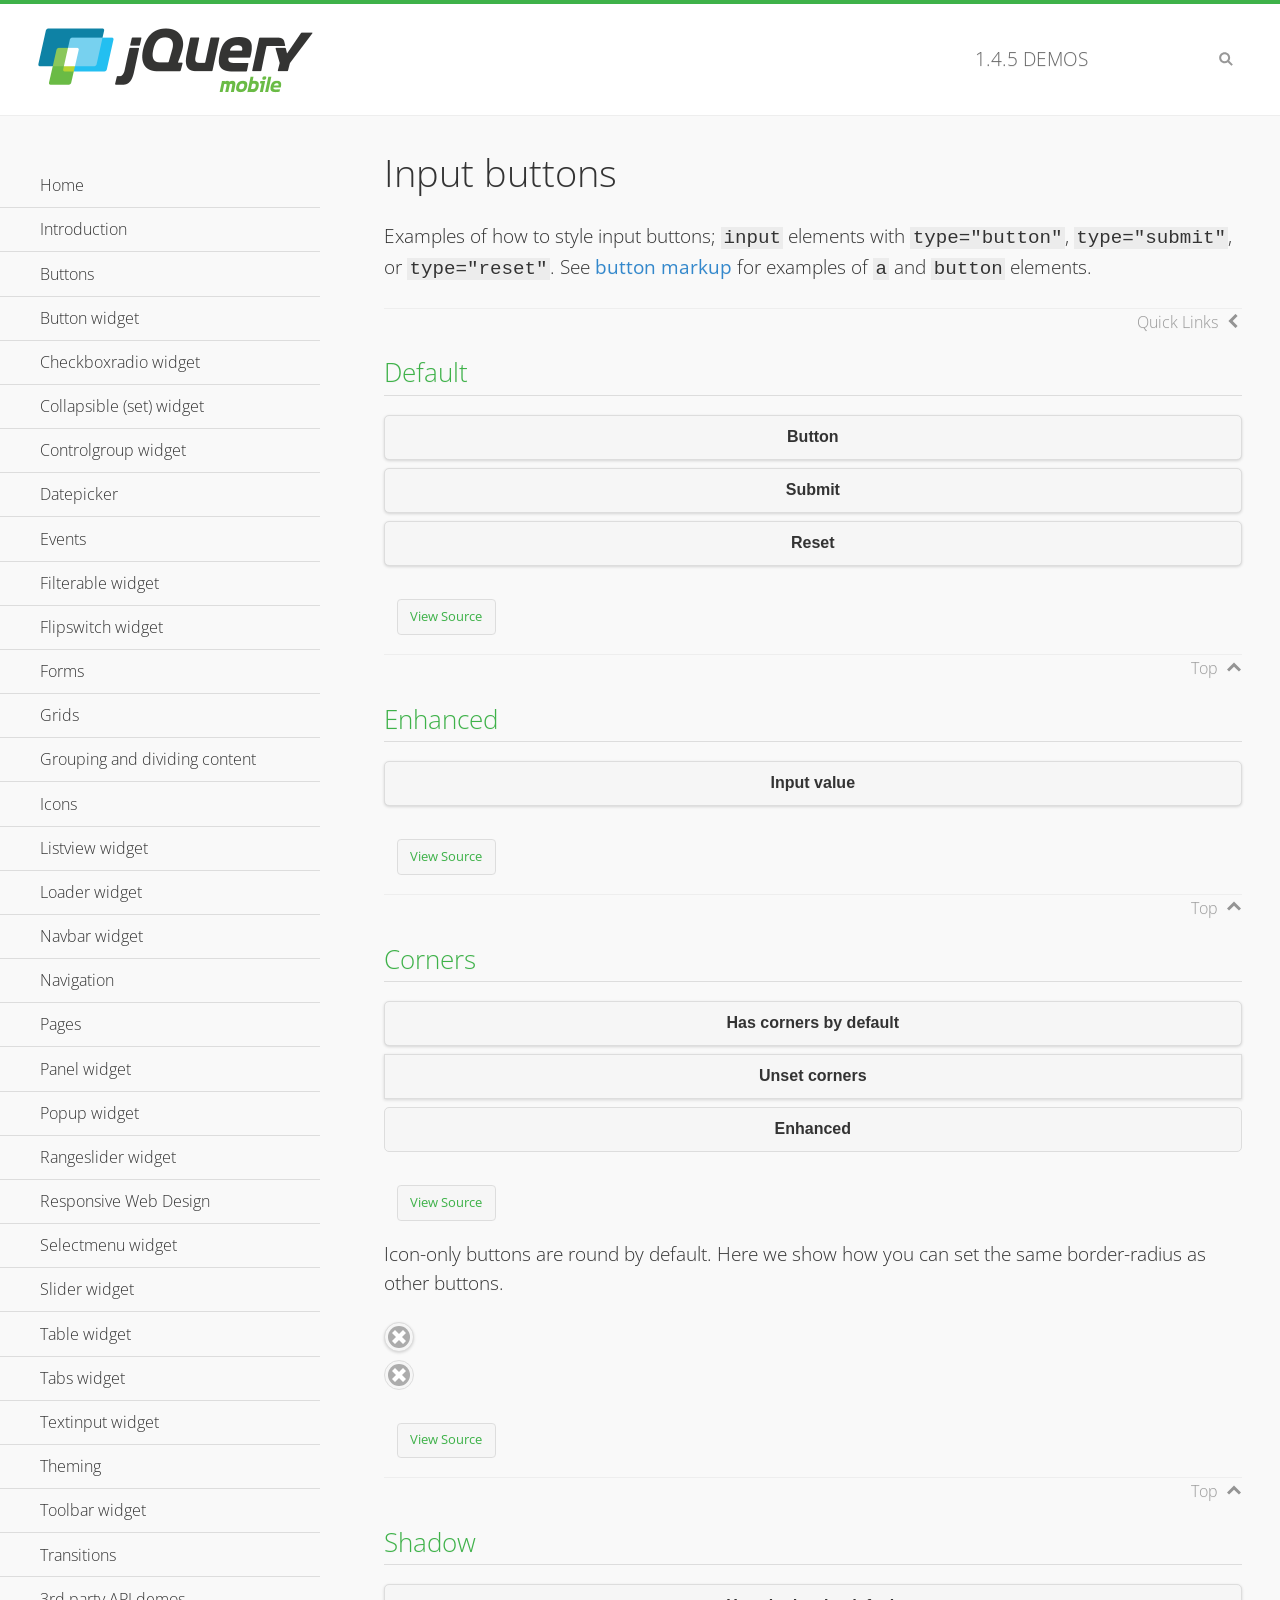
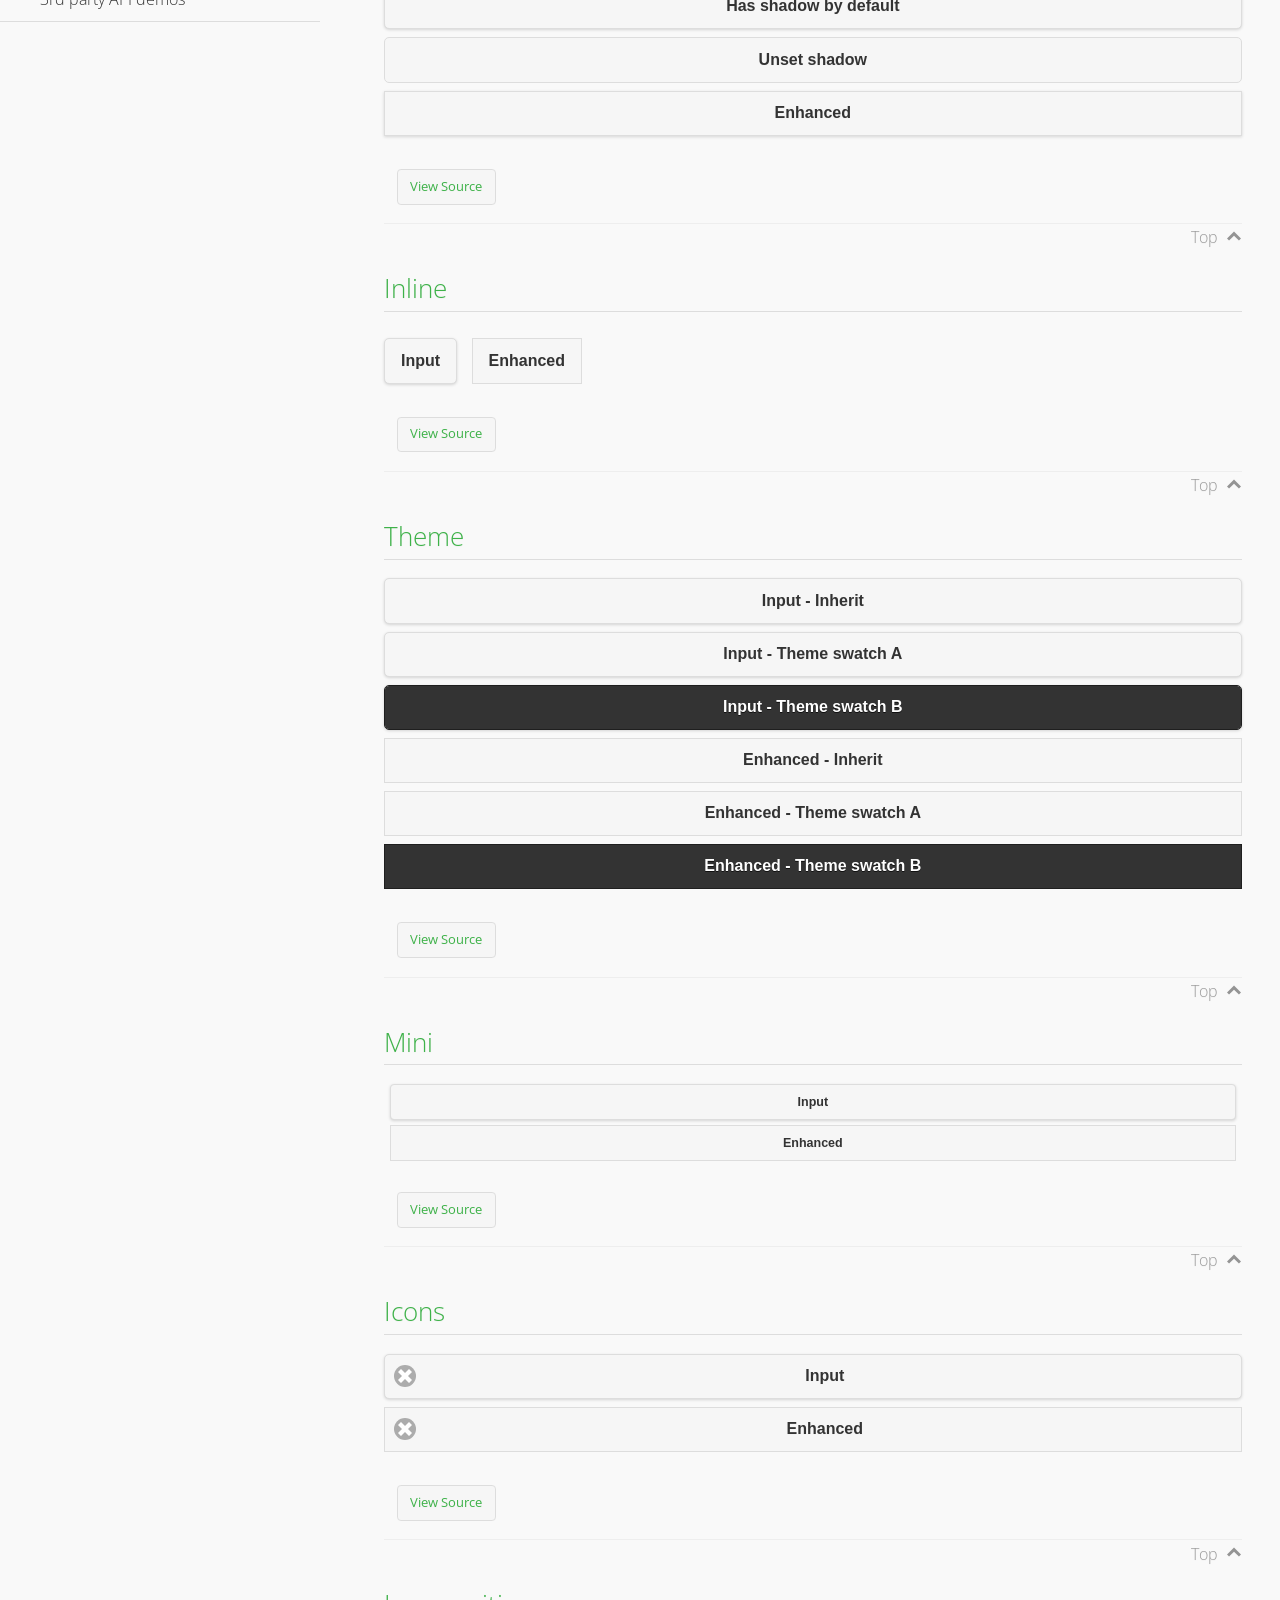
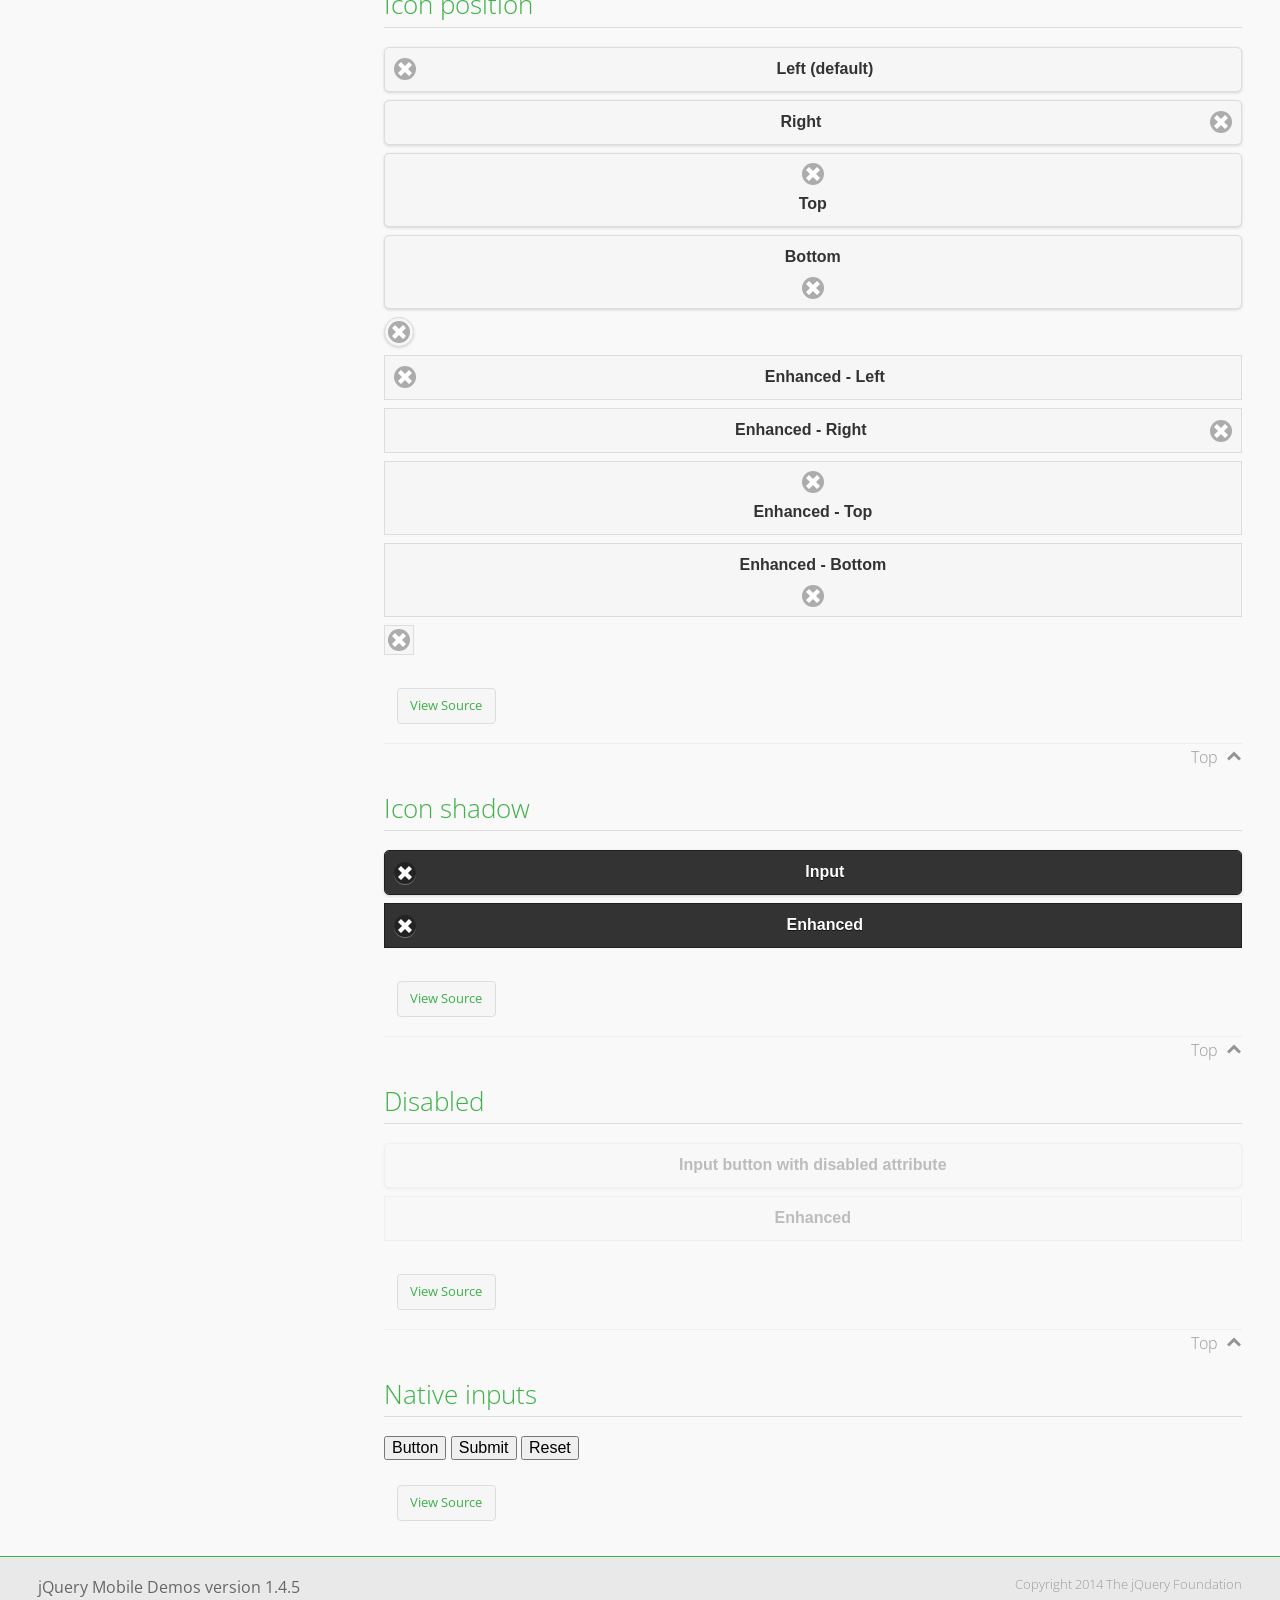
<file: FilkomNews/www/css/demos/button/index.html>
<!DOCTYPE html>
<html>
<head>
	<meta charset="utf-8">
	<meta name="viewport" content="width=device-width, initial-scale=1">
	<title>Input buttons - jQuery Mobile Demos</title>
	<link rel="shortcut icon" href="../favicon.ico">
    <link rel="stylesheet" href="http://fonts.googleapis.com/css?family=Open+Sans:300,400,700">
	<link rel="stylesheet" href="../css/themes/default/jquery.mobile-1.4.5.min.css">
	<link rel="stylesheet" href="../_assets/css/jqm-demos.css">
	<script src="../js/jquery.js"></script>
	<script src="../_assets/js/index.js"></script>
	<script src="../js/jquery.mobile-1.4.5.min.js"></script>
</head>
<body>
<div data-role="page" class="jqm-demos" data-quicklinks="true">

	<div data-role="header" class="jqm-header">
		<h2><a href="../" title="jQuery Mobile Demos home"><img src="../_assets/img/jquery-logo.png" alt="jQuery Mobile"></a></h2>
		<p><span class="jqm-version"></span> Demos</p>
		<a href="#" class="jqm-navmenu-link ui-btn ui-btn-icon-notext ui-corner-all ui-icon-bars ui-nodisc-icon ui-alt-icon ui-btn-left">Menu</a>
		<a href="#" class="jqm-search-link ui-btn ui-btn-icon-notext ui-corner-all ui-icon-search ui-nodisc-icon ui-alt-icon ui-btn-right">Search</a>
	</div><!-- /header -->

	<div role="main" class="ui-content jqm-content">

		<h1>Input buttons</h1>

		<p>Examples of how to style input buttons; <code>input</code> elements with <code>type="button"</code>, <code>type="submit"</code>, or <code>type="reset"</code>. See <a href="../button-markup/">button markup</a> for examples of <code>a</code> and <code>button</code> elements.</p>

		<h2>Default</h2>

		<div data-demo-html="true">
			<form>
				<input type="button" value="Button">
				<input type="submit" value="Submit">
				<input type="reset" value="Reset">
			</form>
		</div><!--/demo-html -->

		<h2>Enhanced</h2>

		<div data-demo-html="true">
			<form>
				<div class="ui-input-btn ui-btn ui-corner-all ui-shadow">
					Input value
					<input type="button" data-enhanced="true" value="Input value">
				</div>
			</form>
		</div><!--/demo-html -->

		<h2>Corners</h2>

		<div data-demo-html="true">
			<form>
				<input type="button" value="Has corners by default">
				<input type="button" data-corners="false" value="Unset corners">
				<div class="ui-input-btn ui-btn ui-corner-all">
					Enhanced
					<input type="button" data-enhanced="true" value="Enhanced">
				</div>
			</form>
		</div><!--/demo-html -->

		<p>Icon-only buttons are round by default. Here we show how you can set the same border-radius as other buttons.</p>

		<div data-demo-html="true" data-demo-css="true">
			<form>
				<input type="button" data-icon="delete" data-iconpos="notext" value="Icon only">
				<div id="custom-border-radius">
					<div class="ui-input-btn ui-btn ui-icon-delete ui-btn-icon-notext ui-corner-all">
						Enhanced - Icon only
						<input type="button" data-enhanced="true" value="Enhanced - Icon only">
					</div>
				</div>
			</form>
		</div><!--/demo-html -->

		<h2>Shadow</h2>

		<div data-demo-html="true">
			<form>
				<input type="button" value="Has shadow by default">
				<input type="button" data-shadow="false" value="Unset shadow">
				<div class="ui-input-btn ui-btn ui-shadow">
					Enhanced
					<input type="button" data-enhanced="true" value="Enhanced">
				</div>
			</form>
		</div><!--/demo-html -->

		<h2>Inline</h2>

		<div data-demo-html="true">
			<form>
				<input type="button" data-inline="true" value="Input">
				<div class="ui-input-btn ui-btn ui-btn-inline">
					Enhanced
					<input type="button" data-enhanced="true" value="Enhanced">
				</div>
			</form>
		</div><!--/demo-html -->

		<h2>Theme</h2>

		<div data-demo-html="true">
			<form>
				<input type="button" value="Input - Inherit">
				<input type="button" data-theme="a" value="Input - Theme swatch A">
				<input type="button" data-theme="b" value="Input - Theme swatch B">
				<div class="ui-input-btn ui-btn">
					Enhanced - Inherit
					<input type="button" data-enhanced="true" value="Enhanced - Inherit">
				</div>
				<div class="ui-input-btn ui-btn ui-btn-a">
					Enhanced - Theme swatch A
					<input type="button" data-enhanced="true" value="Enhanced - Theme swatch A">
				</div>
				<div class="ui-input-btn ui-btn ui-btn-b">
					Enhanced - Theme swatch B
					<input type="button" data-enhanced="true" value="Enhanced - Theme swatch B">
				</div>
			</form>
		</div><!--/demo-html -->

		<h2>Mini</h2>

		<div data-demo-html="true">
			<form>
				<input type="button" data-mini="true" value="Input">
				<div class="ui-input-btn ui-btn ui-mini">
					Enhanced
					<input type="button" data-enhanced="true" value="Enhanced">
				</div>
			</form>
		</div><!--/demo-html -->

		<h2>Icons</h2>

		<div data-demo-html="true">
			<form>
				<input type="button" data-icon="delete" value="Input">
				<div class="ui-input-btn ui-btn ui-icon-delete ui-btn-icon-left">
					Enhanced
					<input type="button" data-enhanced="true" value="Enhanced">
				</div>
			</form>
		</div><!--/demo-html -->

		<h2>Icon position</h2>

		<div data-demo-html="true">
			<form>
				<input type="button" data-icon="delete" value="Left (default)">
				<input type="button" data-icon="delete" data-iconpos="right" value="Right">
				<input type="button" data-icon="delete" data-iconpos="top" value="Top">
				<input type="button" data-icon="delete" data-iconpos="bottom" value="Bottom">
				<input type="button" data-icon="delete" data-iconpos="notext" value="Icon only">
				<div class="ui-input-btn ui-btn ui-icon-delete ui-btn-icon-left">
					Enhanced - Left
					<input type="button" data-enhanced="true" value="Enhanced - Left">
				</div>
				<div class="ui-input-btn ui-btn ui-icon-delete ui-btn-icon-right">
					Enhanced - Right
					<input type="button" data-enhanced="true" value="Enhanced - Right">
				</div>
				<div class="ui-input-btn ui-btn ui-icon-delete ui-btn-icon-top">
					Enhanced - Top
					<input type="button" data-enhanced="true" value="Enhanced - Top">
				</div>
				<div class="ui-input-btn ui-btn ui-icon-delete ui-btn-icon-bottom">
					Enhanced - Bottom
					<input type="button" data-enhanced="true" value="Enhanced - Bottom">
				</div>
				<div class="ui-input-btn ui-btn ui-icon-delete ui-btn-icon-notext">
					Enhanced - Icon only
					<input type="button" data-enhanced="true" value="Enhanced - Icon only">
				</div>
			</form>
		</div><!--/demo-html -->

		<h2>Icon shadow</h2>

		<div data-demo-html="true">
			<form>
				<input type="button" data-theme="b" data-icon="delete" data-iconshadow="true" value="Input">
				<div class="ui-input-btn ui-btn ui-btn-b ui-icon-delete ui-btn-icon-left ui-shadow-icon">
					Enhanced
					<input type="button" data-enhanced="true" value="Enhanced">
				</div>
			</form>
		</div><!--/demo-html -->

		<h2>Disabled</h2>

		<div data-demo-html="true">
			<form>
				<input type="button" disabled value="Input button with disabled attribute">
				<div class="ui-input-btn ui-btn ui-state-disabled">
					Enhanced
					<input type="button" disabled data-enhanced="true" value="Enhanced">
				</div>
			</form>
		</div><!--/demo-html -->

		<h2>Native inputs</h2>

		<div data-demo-html="true">
			<form>
				<input type="button" data-role="none" value="Button">
				<input type="submit" data-role="none" value="Submit">
				<input type="reset" data-role="none" value="Reset">
			</form>
		</div><!--/demo-html -->

	</div><!-- /content -->
	    <div data-role="panel" class="jqm-navmenu-panel" data-position="left" data-display="overlay" data-theme="a">
	    	<ul class="jqm-list ui-alt-icon ui-nodisc-icon">
<li data-filtertext="demos homepage" data-icon="home"><a href=".././">Home</a></li>
<li data-filtertext="introduction overview getting started"><a href="../intro/" data-ajax="false">Introduction</a></li>
<li data-filtertext="buttons button markup buttonmarkup method anchor link button element"><a href="../button-markup/" data-ajax="false">Buttons</a></li>
<li data-filtertext="form button widget input button submit reset"><a href="../button/" data-ajax="false">Button widget</a></li>
<li data-role="collapsible" data-enhanced="true" data-collapsed-icon="carat-d" data-expanded-icon="carat-u" data-iconpos="right" data-inset="false" class="ui-collapsible ui-collapsible-themed-content ui-collapsible-collapsed">
	<h3 class="ui-collapsible-heading ui-collapsible-heading-collapsed">
		<a href="#" class="ui-collapsible-heading-toggle ui-btn ui-btn-icon-right ui-btn-inherit ui-icon-carat-d">
		    Checkboxradio widget<span class="ui-collapsible-heading-status"> click to expand contents</span>
		</a>
	</h3>
	<div class="ui-collapsible-content ui-body-inherit ui-collapsible-content-collapsed" aria-hidden="true">
		<ul>
			<li data-filtertext="form checkboxradio widget checkbox input checkboxes controlgroups"><a href="../checkboxradio-checkbox/" data-ajax="false">Checkboxes</a></li>
			<li data-filtertext="form checkboxradio widget radio input radio buttons controlgroups"><a href="../checkboxradio-radio/" data-ajax="false">Radio buttons</a></li>
		</ul>
	</div>
</li>
<li data-role="collapsible" data-enhanced="true" data-collapsed-icon="carat-d" data-expanded-icon="carat-u" data-iconpos="right" data-inset="false" class="ui-collapsible ui-collapsible-themed-content ui-collapsible-collapsed">
	<h3 class="ui-collapsible-heading ui-collapsible-heading-collapsed">
		<a href="#" class="ui-collapsible-heading-toggle ui-btn ui-btn-icon-right ui-btn-inherit ui-icon-carat-d">
			Collapsible (set) widget<span class="ui-collapsible-heading-status"> click to expand contents</span>
		</a>
	</h3>
	<div class="ui-collapsible-content ui-body-inherit ui-collapsible-content-collapsed" aria-hidden="true">
		<ul>
			<li data-filtertext="collapsibles content formatting"><a href="../collapsible/" data-ajax="false">Collapsible</a></li>
			<li data-filtertext="dynamic collapsible set accordion append expand"><a href="../collapsible-dynamic/" data-ajax="false">Dynamic collapsibles</a></li>
			<li data-filtertext="accordions collapsible set widget content formatting grouped collapsibles"><a href="../collapsibleset/" data-ajax="false">Collapsible set</a></li>
		</ul>
	</div>
</li>
<li data-role="collapsible" data-enhanced="true" data-collapsed-icon="carat-d" data-expanded-icon="carat-u" data-iconpos="right" data-inset="false" class="ui-collapsible ui-collapsible-themed-content ui-collapsible-collapsed">
	<h3 class="ui-collapsible-heading ui-collapsible-heading-collapsed">
		<a href="#" class="ui-collapsible-heading-toggle ui-btn ui-btn-icon-right ui-btn-inherit ui-icon-carat-d">
			Controlgroup widget<span class="ui-collapsible-heading-status"> click to expand contents</span>
		</a>
	</h3>
	<div class="ui-collapsible-content ui-body-inherit ui-collapsible-content-collapsed" aria-hidden="true">
		<ul>
			<li data-filtertext="controlgroups selectmenu checkboxradio input grouped buttons horizontal vertical"><a href="../controlgroup/" data-ajax="false">Controlgroup</a></li>
			<li data-filtertext="dynamic controlgroup dynamically add buttons"><a href="../controlgroup-dynamic/" data-ajax="false">Dynamic controlgroups</a></li>
		</ul>
	</div>
</li>
<li data-filtertext="form datepicker widget date input"><a href="../datepicker/" data-ajax="false">Datepicker</a></li>
<li data-role="collapsible" data-enhanced="true" data-collapsed-icon="carat-d" data-expanded-icon="carat-u" data-iconpos="right" data-inset="false" class="ui-collapsible ui-collapsible-themed-content ui-collapsible-collapsed">
	<h3 class="ui-collapsible-heading ui-collapsible-heading-collapsed">
		<a href="#" class="ui-collapsible-heading-toggle ui-btn ui-btn-icon-right ui-btn-inherit ui-icon-carat-d">
			Events<span class="ui-collapsible-heading-status"> click to expand contents</span>
		</a>
	</h3>
	<div class="ui-collapsible-content ui-body-inherit ui-collapsible-content-collapsed" aria-hidden="true">
		<ul>
			<li data-filtertext="swipe to delete list items listviews swipe events"><a href="../swipe-list/" data-ajax="false">Swipe list items</a></li>
			<li data-filtertext="swipe to navigate swipe page navigation swipe events"><a href="../swipe-page/" data-ajax="false">Swipe page navigation</a></li>
		</ul>
	</div>
</li>
<li data-filtertext="filterable filter elements sorting searching listview table"><a href="../filterable/" data-ajax="false">Filterable widget</a></li>
<li data-filtertext="form flipswitch widget flip toggle switch binary select checkbox input"><a href="../flipswitch/" data-ajax="false">Flipswitch widget</a></li>
<li data-role="collapsible" data-enhanced="true" data-collapsed-icon="carat-d" data-expanded-icon="carat-u" data-iconpos="right" data-inset="false" class="ui-collapsible ui-collapsible-themed-content ui-collapsible-collapsed">
	<h3 class="ui-collapsible-heading ui-collapsible-heading-collapsed">
		<a href="#" class="ui-collapsible-heading-toggle ui-btn ui-btn-icon-right ui-btn-inherit ui-icon-carat-d">
			Forms<span class="ui-collapsible-heading-status"> click to expand contents</span>
		</a>
	</h3>
	<div class="ui-collapsible-content ui-body-inherit ui-collapsible-content-collapsed" aria-hidden="true">
		<ul>
			<li data-filtertext="forms text checkbox radio range button submit reset inputs selects textarea slider flipswitch label form elements"><a href="../forms/" data-ajax="false">Forms</a></li>
			<li data-filtertext="form hide labels hidden accessible ui-hidden-accessible forms"><a href="../forms-label-hidden-accessible/" data-ajax="false">Hide labels</a></li>
			<li data-filtertext="form field containers fieldcontain ui-field-contain forms"><a href="../forms-field-contain/" data-ajax="false">Field containers</a></li>
			<li data-filtertext="forms disabled form elements"><a href="../forms-disabled/" data-ajax="false">Forms disabled</a></li>
			<li data-filtertext="forms gallery examples overview forms text checkbox radio range button submit reset inputs selects textarea slider flipswitch label form elements"><a href="../forms-gallery/" data-ajax="false">Forms gallery</a></li>
		</ul>
	</div>
</li>
<li data-role="collapsible" data-enhanced="true" data-collapsed-icon="carat-d" data-expanded-icon="carat-u" data-iconpos="right" data-inset="false" class="ui-collapsible ui-collapsible-themed-content ui-collapsible-collapsed">
	<h3 class="ui-collapsible-heading ui-collapsible-heading-collapsed">
		<a href="#" class="ui-collapsible-heading-toggle ui-btn ui-btn-icon-right ui-btn-inherit ui-icon-carat-d">
			Grids<span class="ui-collapsible-heading-status"> click to expand contents</span>
		</a>
	</h3>
	<div class="ui-collapsible-content ui-body-inherit ui-collapsible-content-collapsed" aria-hidden="true">
		<ul>
			<li data-filtertext="grids columns blocks content formatting rwd responsive css framework"><a href="../grids/" data-ajax="false">Grids</a></li>
			<li data-filtertext="buttons in grids css framework"><a href="../grids-buttons/" data-ajax="false">Buttons in grids</a></li>
			<li data-filtertext="custom responsive grids rwd css framework"><a href="../grids-custom-responsive/" data-ajax="false">Custom responsive grids</a></li>
		</ul>
	</div>
</li>
<li data-filtertext="blocks content formatting sections heading"><a href="../body-bar-classes/" data-ajax="false">Grouping and dividing content</a></li>
<li data-role="collapsible" data-enhanced="true" data-collapsed-icon="carat-d" data-expanded-icon="carat-u" data-iconpos="right" data-inset="false" class="ui-collapsible ui-collapsible-themed-content ui-collapsible-collapsed">
	<h3 class="ui-collapsible-heading ui-collapsible-heading-collapsed">
		<a href="#" class="ui-collapsible-heading-toggle ui-btn ui-btn-icon-right ui-btn-inherit ui-icon-carat-d">
			Icons<span class="ui-collapsible-heading-status"> click to expand contents</span>
		</a>
	</h3>
	<div class="ui-collapsible-content ui-body-inherit ui-collapsible-content-collapsed" aria-hidden="true">
		<ul>
			<li data-filtertext="button icons svg disc alt custom icon position"><a href="../icons/" data-ajax="false">Icons</a></li>
			<li data-filtertext=""><a href="../icons-grunticon/" data-ajax="false">Grunticon loader</a></li>
		</ul>
	</div>
</li>
<li data-role="collapsible" data-enhanced="true" data-collapsed-icon="carat-d" data-expanded-icon="carat-u" data-iconpos="right" data-inset="false" class="ui-collapsible ui-collapsible-themed-content ui-collapsible-collapsed">
	<h3 class="ui-collapsible-heading ui-collapsible-heading-collapsed">
		<a href="#" class="ui-collapsible-heading-toggle ui-btn ui-btn-icon-right ui-btn-inherit ui-icon-carat-d">
			Listview widget<span class="ui-collapsible-heading-status"> click to expand contents</span>
		</a>
	</h3>
	<div class="ui-collapsible-content ui-body-inherit ui-collapsible-content-collapsed" aria-hidden="true">
		<ul>
			<li data-filtertext="listview widget thumbnails icons nested split button collapsible ul ol"><a href="../listview/" data-ajax="false">Listview</a></li>
			<li data-filtertext="autocomplete filterable reveal listview filtertextbeforefilter placeholder"><a href="../listview-autocomplete/" data-ajax="false">Listview autocomplete</a></li>
			<li data-filtertext="autocomplete filterable reveal listview remote data filtertextbeforefilter placeholder"><a href="../listview-autocomplete-remote/" data-ajax="false">Listview autocomplete remote data</a></li>
			<li data-filtertext="autodividers anchor jump scroll linkbars listview lists ul ol"><a href="../listview-autodividers-linkbar/" data-ajax="false">Listview autodividers linkbar</a></li>
			<li data-filtertext="listview autodividers selector autodividersselector lists ul ol"><a href="../listview-autodividers-selector/" data-ajax="false">Listview autodividers selector</a></li>
			<li data-filtertext="listview nested list items"><a href="../listview-nested-lists/" data-ajax="false">Nested Listviews</a></li>
			<li data-filtertext="listview collapsible list items flat"><a href="../listview-collapsible-item-flat/" data-ajax="false">Listview collapsible list items (flat)</a></li>
			<li data-filtertext="listview collapsible list indented"><a href="../listview-collapsible-item-indented/" data-ajax="false">Listview collapsible list items (indented)</a></li>
			<li data-filtertext="grid listview responsive grids responsive listviews lists ul"><a href="../listview-grid/" data-ajax="false">Listview responsive grid</a></li>
		</ul>
	</div>
</li>
<li data-filtertext="loader widget page loading navigation overlay spinner"><a href="../loader/" data-ajax="false">Loader widget</a></li>
<li data-filtertext="navbar widget navmenu toolbars header footer"><a href="../navbar/" data-ajax="false">Navbar widget</a></li>
<li data-role="collapsible" data-enhanced="true" data-collapsed-icon="carat-d" data-expanded-icon="carat-u" data-iconpos="right" data-inset="false" class="ui-collapsible ui-collapsible-themed-content ui-collapsible-collapsed">
	<h3 class="ui-collapsible-heading ui-collapsible-heading-collapsed">
		<a href="#" class="ui-collapsible-heading-toggle ui-btn ui-btn-icon-right ui-btn-inherit ui-icon-carat-d">
			Navigation<span class="ui-collapsible-heading-status"> click to expand contents</span>
		</a>
	</h3>
	<div class="ui-collapsible-content ui-body-inherit ui-collapsible-content-collapsed" aria-hidden="true">
		<ul>
			<li data-filtertext="ajax navigation navigate widget history event method"><a href="../navigation/" data-ajax="false">Navigation</a></li>
			<li data-filtertext="linking pages page links navigation ajax prefetch cache"><a href="../navigation-linking-pages/" data-ajax="false">Linking pages</a></li>
			<!-- <li data-filtertext="php redirect server redirection server-side navigation"><a href="../navigation-php-redirect/" data-ajax="false">PHP redirect demo</a></li>-->
			<li data-filtertext="navigation redirection hash query"><a href="../navigation-hash-processing/" data-ajax="false">Hash processing demo</a></li>
			<li data-filtertext="navigation redirection hash query"><a href="../page-events/" data-ajax="false">Page Navigation Events</a></li>
		</ul>
	</div>
</li>
<li data-role="collapsible" data-enhanced="true" data-collapsed-icon="carat-d" data-expanded-icon="carat-u" data-iconpos="right" data-inset="false" class="ui-collapsible ui-collapsible-themed-content ui-collapsible-collapsed">
	<h3 class="ui-collapsible-heading ui-collapsible-heading-collapsed">
		<a href="#" class="ui-collapsible-heading-toggle ui-btn ui-btn-icon-right ui-btn-inherit ui-icon-carat-d">
			Pages<span class="ui-collapsible-heading-status"> click to expand contents</span>
		</a>
	</h3>
	<div class="ui-collapsible-content ui-body-inherit ui-collapsible-content-collapsed" aria-hidden="true">
		<ul>
			<li data-filtertext="pages page widget ajax navigation"><a href="../pages/" data-ajax="false">Pages</a></li>
			<li data-filtertext="single page"><a href="../pages-single-page/" data-ajax="false">Single page</a></li>
			<li data-filtertext="multipage multi-page page"><a href="../pages-multi-page/" data-ajax="false">Multi-page template</a></li>
			<li data-filtertext="dialog page widget modal popup"><a href="../pages-dialog/" data-ajax="false">Dialog page</a></li>
		</ul>
	</div>
</li>
<li data-role="collapsible" data-enhanced="true" data-collapsed-icon="carat-d" data-expanded-icon="carat-u" data-iconpos="right" data-inset="false" class="ui-collapsible ui-collapsible-themed-content ui-collapsible-collapsed">
	<h3 class="ui-collapsible-heading ui-collapsible-heading-collapsed">
		<a href="#" class="ui-collapsible-heading-toggle ui-btn ui-btn-icon-right ui-btn-inherit ui-icon-carat-d">
			Panel widget<span class="ui-collapsible-heading-status"> click to expand contents</span>
		</a>
	</h3>
	<div class="ui-collapsible-content ui-body-inherit ui-collapsible-content-collapsed" aria-hidden="true">
		<ul>
			<li data-filtertext="panel widget sliding panels reveal push overlay responsive"><a href="../panel/" data-ajax="false">Panel</a></li>
			<li data-filtertext=""><a href="../panel-external/" data-ajax="false">External panels</a></li>
			<li data-filtertext="panel "><a href="../panel-fixed/" data-ajax="false">Fixed panels</a></li>
			<li data-filtertext="panel slide panels sliding panels shadow rwd responsive breakpoint"><a href="../panel-responsive/" data-ajax="false">Panels responsive</a></li>
			<li data-filtertext="panel custom style custom panel width reveal shadow listview panel styling page background wrapper"><a href="../panel-styling/" data-ajax="false">Custom panel style</a></li>
			<li data-filtertext="panel open on swipe"><a href="../panel-swipe-open/" data-ajax="false">Panel open on swipe</a></li>
			<li data-filtertext="panels outside page internal external toolbars"><a href="../panel-external-internal/" data-ajax="false">Panel external and internal</a></li>
		</ul>
	</div>
</li>
<li data-role="collapsible" data-enhanced="true" data-collapsed-icon="carat-d" data-expanded-icon="carat-u" data-iconpos="right" data-inset="false" class="ui-collapsible ui-collapsible-themed-content ui-collapsible-collapsed">
	<h3 class="ui-collapsible-heading ui-collapsible-heading-collapsed">
		<a href="#" class="ui-collapsible-heading-toggle ui-btn ui-btn-icon-right ui-btn-inherit ui-icon-carat-d">
			Popup widget<span class="ui-collapsible-heading-status"> click to expand contents</span>
		</a>
	</h3>
	<div class="ui-collapsible-content ui-body-inherit ui-collapsible-content-collapsed" aria-hidden="true">
		<ul>
			<li data-filtertext="popup widget popups dialog modal transition tooltip lightbox form overlay screen flip pop fade transition"><a href="../popup/" data-ajax="false">Popup</a></li>
			<li data-filtertext="popup alignment position"><a href="../popup-alignment/" data-ajax="false">Popup alignment</a></li>
			<li data-filtertext="popup arrow size popups popover"><a href="../popup-arrow-size/" data-ajax="false">Popup arrow size</a></li>
			<li data-filtertext="dynamic popups popup images lightbox"><a href="../popup-dynamic/" data-ajax="false">Dynamic popups</a></li>
			<li data-filtertext="popups with iframes scaling"><a href="../popup-iframe/" data-ajax="false">Popups with iframes</a></li>
			<li data-filtertext="popup image scaling"><a href="../popup-image-scaling/" data-ajax="false">Popup image scaling</a></li>
			<li data-filtertext="external popup outside multi-page"><a href="../popup-outside-multipage/" data-ajax="false">Popup outside multi-page</a></li>
		</ul>
	</div>
</li>
<li data-filtertext="form rangeslider widget dual sliders dual handle sliders range input"><a href="../rangeslider/" data-ajax="false">Rangeslider widget</a></li>
<li data-filtertext="responsive web design rwd adaptive progressive enhancement PE accessible mobile breakpoints media query media queries"><a href="../rwd/" data-ajax="false">Responsive Web Design</a></li>
<li data-role="collapsible" data-enhanced="true" data-collapsed-icon="carat-d" data-expanded-icon="carat-u" data-iconpos="right" data-inset="false" class="ui-collapsible ui-collapsible-themed-content ui-collapsible-collapsed">
	<h3 class="ui-collapsible-heading ui-collapsible-heading-collapsed">
		<a href="#" class="ui-collapsible-heading-toggle ui-btn ui-btn-icon-right ui-btn-inherit ui-icon-carat-d">
			Selectmenu widget<span class="ui-collapsible-heading-status"> click to expand contents</span>
		</a>
	</h3>
	<div class="ui-collapsible-content ui-body-inherit ui-collapsible-content-collapsed" aria-hidden="true">
		<ul>
			<li data-filtertext="form selectmenu widget select input custom select menu selects"><a href="../selectmenu/" data-ajax="false">Selectmenu</a></li>
			<li data-filtertext="form custom select menu selectmenu widget custom menu option optgroup multiple selects"><a href="../selectmenu-custom/" data-ajax="false">Custom select menu</a></li>
			<li data-filtertext="filterable select filter popup dialog"><a href="../selectmenu-custom-filter/" data-ajax="false">Custom select menu with filter</a></li>
		</ul>
	</div>
</li>
<li data-role="collapsible" data-enhanced="true" data-collapsed-icon="carat-d" data-expanded-icon="carat-u" data-iconpos="right" data-inset="false" class="ui-collapsible ui-collapsible-themed-content ui-collapsible-collapsed">
	<h3 class="ui-collapsible-heading ui-collapsible-heading-collapsed">
		<a href="#" class="ui-collapsible-heading-toggle ui-btn ui-btn-icon-right ui-btn-inherit ui-icon-carat-d">
			Slider widget<span class="ui-collapsible-heading-status"> click to expand contents</span>
		</a>
	</h3>
	<div class="ui-collapsible-content ui-body-inherit ui-collapsible-content-collapsed" aria-hidden="true">
		<ul>
			<li data-filtertext="form slider widget range input single sliders"><a href="../slider/" data-ajax="false">Slider</a></li>
			<li data-filtertext="form slider widget flipswitch slider binary select flip toggle switch"><a href="../slider-flipswitch/" data-ajax="false">Slider flip toggle switch</a></li>
			<li data-filtertext="form slider tooltip handle value input range sliders"><a href="../slider-tooltip/" data-ajax="false">Slider tooltip</a></li>
		</ul>
	</div>
</li>
<li data-role="collapsible" data-enhanced="true" data-collapsed-icon="carat-d" data-expanded-icon="carat-u" data-iconpos="right" data-inset="false" class="ui-collapsible ui-collapsible-themed-content ui-collapsible-collapsed">
	<h3 class="ui-collapsible-heading ui-collapsible-heading-collapsed">
		<a href="#" class="ui-collapsible-heading-toggle ui-btn ui-btn-icon-right ui-btn-inherit ui-icon-carat-d">
			Table widget<span class="ui-collapsible-heading-status"> click to expand contents</span>
		</a>
	</h3>
	<div class="ui-collapsible-content ui-body-inherit ui-collapsible-content-collapsed" aria-hidden="true">
		<ul>
			<li data-filtertext="table widget reflow column toggle th td responsive tables rwd hide show tabular"><a href="../table-column-toggle/" data-ajax="false">Table Column Toggle</a></li>
			<li data-filtertext="table column toggle phone comparison demo"><a href="../table-column-toggle-example/" data-ajax="false">Table Column Toggle demo</a></li>
			<li data-filtertext="responsive tables table column toggle heading groups rwd breakpoint"><a href="../table-column-toggle-heading-groups/" data-ajax="false">Table Column Toggle heading groups</a></li>
			<li data-filtertext="responsive tables table column toggle hide rwd breakpoint customization options"><a href="../table-column-toggle-options/" data-ajax="false">Table Column Toggle options</a></li>
			<li data-filtertext="table reflow th td responsive rwd columns tabular"><a href="../table-reflow/" data-ajax="false">Table Reflow</a></li>
			<li data-filtertext="responsive tables table reflow heading groups rwd breakpoint"><a href="../table-reflow-heading-groups/" data-ajax="false">Table Reflow heading groups</a></li>
			<li data-filtertext="responsive tables table reflow stripes strokes table style"><a href="../table-reflow-stripes-strokes/" data-ajax="false">Table Reflow stripes and strokes</a></li>
			<li data-filtertext="responsive tables table reflow stack custom styles"><a href="../table-reflow-styling/" data-ajax="false">Table Reflow custom styles</a></li>
		</ul>
	</div>
</li>
<li data-filtertext="ui tabs widget"><a href="../tabs/" data-ajax="false">Tabs widget</a></li>
<li data-filtertext="form textinput widget text input textarea number date time tel email file color password"><a href="../textinput/" data-ajax="false">Textinput widget</a></li>
<li data-role="collapsible" data-enhanced="true" data-collapsed-icon="carat-d" data-expanded-icon="carat-u" data-iconpos="right" data-inset="false" class="ui-collapsible ui-collapsible-themed-content ui-collapsible-collapsed">
	<h3 class="ui-collapsible-heading ui-collapsible-heading-collapsed">
		<a href="#" class="ui-collapsible-heading-toggle ui-btn ui-btn-icon-right ui-btn-inherit ui-icon-carat-d">
			Theming<span class="ui-collapsible-heading-status"> click to expand contents</span>
		</a>
	</h3>
	<div class="ui-collapsible-content ui-body-inherit ui-collapsible-content-collapsed" aria-hidden="true">
		<ul>
			<li data-filtertext="default theme swatches theming style css"><a href="../theme-default/" data-ajax="false">Default theme</a></li>
			<li data-filtertext="classic theme old theme swatches theming style css"><a href="../theme-classic/" data-ajax="false">Classic theme</a></li>
		</ul>
	</div>
</li>
<li data-role="collapsible" data-enhanced="true" data-collapsed-icon="carat-d" data-expanded-icon="carat-u" data-iconpos="right" data-inset="false" class="ui-collapsible ui-collapsible-themed-content ui-collapsible-collapsed">
	<h3 class="ui-collapsible-heading ui-collapsible-heading-collapsed">
		<a href="#" class="ui-collapsible-heading-toggle ui-btn ui-btn-icon-right ui-btn-inherit ui-icon-carat-d">
			Toolbar widget<span class="ui-collapsible-heading-status"> click to expand contents</span>
		</a>
	</h3>
	<div class="ui-collapsible-content ui-body-inherit ui-collapsible-content-collapsed" aria-hidden="true">
		<ul>
			<li data-filtertext="toolbar widget header footer toolbars fixed fullscreen external sections"><a href="../toolbar/" data-ajax="false">Toolbar</a></li>
			<li data-filtertext="dynamic toolbars dynamically add toolbar header footer"><a href="../toolbar-dynamic/" data-ajax="false">Dynamic toolbars</a></li>
			<li data-filtertext="external toolbars header footer"><a href="../toolbar-external/" data-ajax="false">External toolbars</a></li>
			<li data-filtertext="fixed toolbars header footer"><a href="../toolbar-fixed/" data-ajax="false">Fixed toolbars</a></li>
			<li data-filtertext="fixed fullscreen toolbars header footer"><a href="../toolbar-fixed-fullscreen/" data-ajax="false">Fullscreen toolbars</a></li>
			<li data-filtertext="external fixed toolbars header footer"><a href="../toolbar-fixed-external/" data-ajax="false">Fixed external toolbars</a></li>
			<li data-filtertext="external persistent toolbars header footer navbar navmenu"><a href="../toolbar-fixed-persistent/" data-ajax="false">Persistent toolbars</a></li>
			<li data-filtertext="external ajax optimized toolbars persistent toolbars header footer navbar"><a href="../toolbar-fixed-persistent-optimized/" data-ajax="false">Ajax optimized toolbars</a></li>
			<li data-filtertext="form in toolbars header footer"><a href="../toolbar-fixed-forms/" data-ajax="false">Form in toolbar</a></li>
		</ul>
	</div>
</li>
<li data-filtertext="page transitions animated pages popup navigation flip slide fade pop"><a href="../transitions/" data-ajax="false">Transitions</a></li>
<li data-role="collapsible" data-enhanced="true" data-collapsed-icon="carat-d" data-expanded-icon="carat-u" data-iconpos="right" data-inset="false" class="ui-collapsible ui-collapsible-themed-content ui-collapsible-collapsed">
	<h3 class="ui-collapsible-heading ui-collapsible-heading-collapsed">
		<a href="#" class="ui-collapsible-heading-toggle ui-btn ui-btn-icon-right ui-btn-inherit ui-icon-carat-d">
			3rd party API demos<span class="ui-collapsible-heading-status"> click to expand contents</span>
		</a>
	</h3>
	<div class="ui-collapsible-content ui-body-inherit ui-collapsible-content-collapsed" aria-hidden="true">
		<ul>
			<li data-filtertext="backbone requirejs navigation router"><a href="../backbone-requirejs/" data-ajax="false">Backbone RequireJS</a></li>
			<li data-filtertext="google maps geolocation demo"><a href="../map-geolocation/" data-ajax="false">Google Maps geolocation</a></li>
			<li data-filtertext="google maps hybrid"><a href="../map-list-toggle/" data-ajax="false">Google Maps list toggle</a></li>
		</ul>
	</div>
</li>



		     </ul>
		</div><!-- /panel -->


	<div data-role="footer" data-position="fixed" data-tap-toggle="false" class="jqm-footer">
		<p>jQuery Mobile Demos version <span class="jqm-version"></span></p>
		<p>Copyright 2014 The jQuery Foundation</p>
	</div><!-- /footer -->
	<!-- TODO: This should become an external panel so we can add input to markup (unique ID) -->
    <div data-role="panel" class="jqm-search-panel" data-position="right" data-display="overlay" data-theme="a">
		<div class="jqm-search">
			<ul class="jqm-list" data-filter-placeholder="Search demos..." data-filter-reveal="true">
<li data-filtertext="demos homepage" data-icon="home"><a href=".././">Home</a></li>
<li data-filtertext="introduction overview getting started"><a href="../intro/" data-ajax="false">Introduction</a></li>
<li data-filtertext="buttons button markup buttonmarkup method anchor link button element"><a href="../button-markup/" data-ajax="false">Buttons</a></li>
<li data-filtertext="form button widget input button submit reset"><a href="../button/" data-ajax="false">Button widget</a></li>
<li data-role="collapsible" data-enhanced="true" data-collapsed-icon="carat-d" data-expanded-icon="carat-u" data-iconpos="right" data-inset="false" class="ui-collapsible ui-collapsible-themed-content ui-collapsible-collapsed">
	<h3 class="ui-collapsible-heading ui-collapsible-heading-collapsed">
		<a href="#" class="ui-collapsible-heading-toggle ui-btn ui-btn-icon-right ui-btn-inherit ui-icon-carat-d">
		    Checkboxradio widget<span class="ui-collapsible-heading-status"> click to expand contents</span>
		</a>
	</h3>
	<div class="ui-collapsible-content ui-body-inherit ui-collapsible-content-collapsed" aria-hidden="true">
		<ul>
			<li data-filtertext="form checkboxradio widget checkbox input checkboxes controlgroups"><a href="../checkboxradio-checkbox/" data-ajax="false">Checkboxes</a></li>
			<li data-filtertext="form checkboxradio widget radio input radio buttons controlgroups"><a href="../checkboxradio-radio/" data-ajax="false">Radio buttons</a></li>
		</ul>
	</div>
</li>
<li data-role="collapsible" data-enhanced="true" data-collapsed-icon="carat-d" data-expanded-icon="carat-u" data-iconpos="right" data-inset="false" class="ui-collapsible ui-collapsible-themed-content ui-collapsible-collapsed">
	<h3 class="ui-collapsible-heading ui-collapsible-heading-collapsed">
		<a href="#" class="ui-collapsible-heading-toggle ui-btn ui-btn-icon-right ui-btn-inherit ui-icon-carat-d">
			Collapsible (set) widget<span class="ui-collapsible-heading-status"> click to expand contents</span>
		</a>
	</h3>
	<div class="ui-collapsible-content ui-body-inherit ui-collapsible-content-collapsed" aria-hidden="true">
		<ul>
			<li data-filtertext="collapsibles content formatting"><a href="../collapsible/" data-ajax="false">Collapsible</a></li>
			<li data-filtertext="dynamic collapsible set accordion append expand"><a href="../collapsible-dynamic/" data-ajax="false">Dynamic collapsibles</a></li>
			<li data-filtertext="accordions collapsible set widget content formatting grouped collapsibles"><a href="../collapsibleset/" data-ajax="false">Collapsible set</a></li>
		</ul>
	</div>
</li>
<li data-role="collapsible" data-enhanced="true" data-collapsed-icon="carat-d" data-expanded-icon="carat-u" data-iconpos="right" data-inset="false" class="ui-collapsible ui-collapsible-themed-content ui-collapsible-collapsed">
	<h3 class="ui-collapsible-heading ui-collapsible-heading-collapsed">
		<a href="#" class="ui-collapsible-heading-toggle ui-btn ui-btn-icon-right ui-btn-inherit ui-icon-carat-d">
			Controlgroup widget<span class="ui-collapsible-heading-status"> click to expand contents</span>
		</a>
	</h3>
	<div class="ui-collapsible-content ui-body-inherit ui-collapsible-content-collapsed" aria-hidden="true">
		<ul>
			<li data-filtertext="controlgroups selectmenu checkboxradio input grouped buttons horizontal vertical"><a href="../controlgroup/" data-ajax="false">Controlgroup</a></li>
			<li data-filtertext="dynamic controlgroup dynamically add buttons"><a href="../controlgroup-dynamic/" data-ajax="false">Dynamic controlgroups</a></li>
		</ul>
	</div>
</li>
<li data-filtertext="form datepicker widget date input"><a href="../datepicker/" data-ajax="false">Datepicker</a></li>
<li data-role="collapsible" data-enhanced="true" data-collapsed-icon="carat-d" data-expanded-icon="carat-u" data-iconpos="right" data-inset="false" class="ui-collapsible ui-collapsible-themed-content ui-collapsible-collapsed">
	<h3 class="ui-collapsible-heading ui-collapsible-heading-collapsed">
		<a href="#" class="ui-collapsible-heading-toggle ui-btn ui-btn-icon-right ui-btn-inherit ui-icon-carat-d">
			Events<span class="ui-collapsible-heading-status"> click to expand contents</span>
		</a>
	</h3>
	<div class="ui-collapsible-content ui-body-inherit ui-collapsible-content-collapsed" aria-hidden="true">
		<ul>
			<li data-filtertext="swipe to delete list items listviews swipe events"><a href="../swipe-list/" data-ajax="false">Swipe list items</a></li>
			<li data-filtertext="swipe to navigate swipe page navigation swipe events"><a href="../swipe-page/" data-ajax="false">Swipe page navigation</a></li>
		</ul>
	</div>
</li>
<li data-filtertext="filterable filter elements sorting searching listview table"><a href="../filterable/" data-ajax="false">Filterable widget</a></li>
<li data-filtertext="form flipswitch widget flip toggle switch binary select checkbox input"><a href="../flipswitch/" data-ajax="false">Flipswitch widget</a></li>
<li data-role="collapsible" data-enhanced="true" data-collapsed-icon="carat-d" data-expanded-icon="carat-u" data-iconpos="right" data-inset="false" class="ui-collapsible ui-collapsible-themed-content ui-collapsible-collapsed">
	<h3 class="ui-collapsible-heading ui-collapsible-heading-collapsed">
		<a href="#" class="ui-collapsible-heading-toggle ui-btn ui-btn-icon-right ui-btn-inherit ui-icon-carat-d">
			Forms<span class="ui-collapsible-heading-status"> click to expand contents</span>
		</a>
	</h3>
	<div class="ui-collapsible-content ui-body-inherit ui-collapsible-content-collapsed" aria-hidden="true">
		<ul>
			<li data-filtertext="forms text checkbox radio range button submit reset inputs selects textarea slider flipswitch label form elements"><a href="../forms/" data-ajax="false">Forms</a></li>
			<li data-filtertext="form hide labels hidden accessible ui-hidden-accessible forms"><a href="../forms-label-hidden-accessible/" data-ajax="false">Hide labels</a></li>
			<li data-filtertext="form field containers fieldcontain ui-field-contain forms"><a href="../forms-field-contain/" data-ajax="false">Field containers</a></li>
			<li data-filtertext="forms disabled form elements"><a href="../forms-disabled/" data-ajax="false">Forms disabled</a></li>
			<li data-filtertext="forms gallery examples overview forms text checkbox radio range button submit reset inputs selects textarea slider flipswitch label form elements"><a href="../forms-gallery/" data-ajax="false">Forms gallery</a></li>
		</ul>
	</div>
</li>
<li data-role="collapsible" data-enhanced="true" data-collapsed-icon="carat-d" data-expanded-icon="carat-u" data-iconpos="right" data-inset="false" class="ui-collapsible ui-collapsible-themed-content ui-collapsible-collapsed">
	<h3 class="ui-collapsible-heading ui-collapsible-heading-collapsed">
		<a href="#" class="ui-collapsible-heading-toggle ui-btn ui-btn-icon-right ui-btn-inherit ui-icon-carat-d">
			Grids<span class="ui-collapsible-heading-status"> click to expand contents</span>
		</a>
	</h3>
	<div class="ui-collapsible-content ui-body-inherit ui-collapsible-content-collapsed" aria-hidden="true">
		<ul>
			<li data-filtertext="grids columns blocks content formatting rwd responsive css framework"><a href="../grids/" data-ajax="false">Grids</a></li>
			<li data-filtertext="buttons in grids css framework"><a href="../grids-buttons/" data-ajax="false">Buttons in grids</a></li>
			<li data-filtertext="custom responsive grids rwd css framework"><a href="../grids-custom-responsive/" data-ajax="false">Custom responsive grids</a></li>
		</ul>
	</div>
</li>
<li data-filtertext="blocks content formatting sections heading"><a href="../body-bar-classes/" data-ajax="false">Grouping and dividing content</a></li>
<li data-role="collapsible" data-enhanced="true" data-collapsed-icon="carat-d" data-expanded-icon="carat-u" data-iconpos="right" data-inset="false" class="ui-collapsible ui-collapsible-themed-content ui-collapsible-collapsed">
	<h3 class="ui-collapsible-heading ui-collapsible-heading-collapsed">
		<a href="#" class="ui-collapsible-heading-toggle ui-btn ui-btn-icon-right ui-btn-inherit ui-icon-carat-d">
			Icons<span class="ui-collapsible-heading-status"> click to expand contents</span>
		</a>
	</h3>
	<div class="ui-collapsible-content ui-body-inherit ui-collapsible-content-collapsed" aria-hidden="true">
		<ul>
			<li data-filtertext="button icons svg disc alt custom icon position"><a href="../icons/" data-ajax="false">Icons</a></li>
			<li data-filtertext=""><a href="../icons-grunticon/" data-ajax="false">Grunticon loader</a></li>
		</ul>
	</div>
</li>
<li data-role="collapsible" data-enhanced="true" data-collapsed-icon="carat-d" data-expanded-icon="carat-u" data-iconpos="right" data-inset="false" class="ui-collapsible ui-collapsible-themed-content ui-collapsible-collapsed">
	<h3 class="ui-collapsible-heading ui-collapsible-heading-collapsed">
		<a href="#" class="ui-collapsible-heading-toggle ui-btn ui-btn-icon-right ui-btn-inherit ui-icon-carat-d">
			Listview widget<span class="ui-collapsible-heading-status"> click to expand contents</span>
		</a>
	</h3>
	<div class="ui-collapsible-content ui-body-inherit ui-collapsible-content-collapsed" aria-hidden="true">
		<ul>
			<li data-filtertext="listview widget thumbnails icons nested split button collapsible ul ol"><a href="../listview/" data-ajax="false">Listview</a></li>
			<li data-filtertext="autocomplete filterable reveal listview filtertextbeforefilter placeholder"><a href="../listview-autocomplete/" data-ajax="false">Listview autocomplete</a></li>
			<li data-filtertext="autocomplete filterable reveal listview remote data filtertextbeforefilter placeholder"><a href="../listview-autocomplete-remote/" data-ajax="false">Listview autocomplete remote data</a></li>
			<li data-filtertext="autodividers anchor jump scroll linkbars listview lists ul ol"><a href="../listview-autodividers-linkbar/" data-ajax="false">Listview autodividers linkbar</a></li>
			<li data-filtertext="listview autodividers selector autodividersselector lists ul ol"><a href="../listview-autodividers-selector/" data-ajax="false">Listview autodividers selector</a></li>
			<li data-filtertext="listview nested list items"><a href="../listview-nested-lists/" data-ajax="false">Nested Listviews</a></li>
			<li data-filtertext="listview collapsible list items flat"><a href="../listview-collapsible-item-flat/" data-ajax="false">Listview collapsible list items (flat)</a></li>
			<li data-filtertext="listview collapsible list indented"><a href="../listview-collapsible-item-indented/" data-ajax="false">Listview collapsible list items (indented)</a></li>
			<li data-filtertext="grid listview responsive grids responsive listviews lists ul"><a href="../listview-grid/" data-ajax="false">Listview responsive grid</a></li>
		</ul>
	</div>
</li>
<li data-filtertext="loader widget page loading navigation overlay spinner"><a href="../loader/" data-ajax="false">Loader widget</a></li>
<li data-filtertext="navbar widget navmenu toolbars header footer"><a href="../navbar/" data-ajax="false">Navbar widget</a></li>
<li data-role="collapsible" data-enhanced="true" data-collapsed-icon="carat-d" data-expanded-icon="carat-u" data-iconpos="right" data-inset="false" class="ui-collapsible ui-collapsible-themed-content ui-collapsible-collapsed">
	<h3 class="ui-collapsible-heading ui-collapsible-heading-collapsed">
		<a href="#" class="ui-collapsible-heading-toggle ui-btn ui-btn-icon-right ui-btn-inherit ui-icon-carat-d">
			Navigation<span class="ui-collapsible-heading-status"> click to expand contents</span>
		</a>
	</h3>
	<div class="ui-collapsible-content ui-body-inherit ui-collapsible-content-collapsed" aria-hidden="true">
		<ul>
			<li data-filtertext="ajax navigation navigate widget history event method"><a href="../navigation/" data-ajax="false">Navigation</a></li>
			<li data-filtertext="linking pages page links navigation ajax prefetch cache"><a href="../navigation-linking-pages/" data-ajax="false">Linking pages</a></li>
			<!-- <li data-filtertext="php redirect server redirection server-side navigation"><a href="../navigation-php-redirect/" data-ajax="false">PHP redirect demo</a></li>-->
			<li data-filtertext="navigation redirection hash query"><a href="../navigation-hash-processing/" data-ajax="false">Hash processing demo</a></li>
			<li data-filtertext="navigation redirection hash query"><a href="../page-events/" data-ajax="false">Page Navigation Events</a></li>
		</ul>
	</div>
</li>
<li data-role="collapsible" data-enhanced="true" data-collapsed-icon="carat-d" data-expanded-icon="carat-u" data-iconpos="right" data-inset="false" class="ui-collapsible ui-collapsible-themed-content ui-collapsible-collapsed">
	<h3 class="ui-collapsible-heading ui-collapsible-heading-collapsed">
		<a href="#" class="ui-collapsible-heading-toggle ui-btn ui-btn-icon-right ui-btn-inherit ui-icon-carat-d">
			Pages<span class="ui-collapsible-heading-status"> click to expand contents</span>
		</a>
	</h3>
	<div class="ui-collapsible-content ui-body-inherit ui-collapsible-content-collapsed" aria-hidden="true">
		<ul>
			<li data-filtertext="pages page widget ajax navigation"><a href="../pages/" data-ajax="false">Pages</a></li>
			<li data-filtertext="single page"><a href="../pages-single-page/" data-ajax="false">Single page</a></li>
			<li data-filtertext="multipage multi-page page"><a href="../pages-multi-page/" data-ajax="false">Multi-page template</a></li>
			<li data-filtertext="dialog page widget modal popup"><a href="../pages-dialog/" data-ajax="false">Dialog page</a></li>
		</ul>
	</div>
</li>
<li data-role="collapsible" data-enhanced="true" data-collapsed-icon="carat-d" data-expanded-icon="carat-u" data-iconpos="right" data-inset="false" class="ui-collapsible ui-collapsible-themed-content ui-collapsible-collapsed">
	<h3 class="ui-collapsible-heading ui-collapsible-heading-collapsed">
		<a href="#" class="ui-collapsible-heading-toggle ui-btn ui-btn-icon-right ui-btn-inherit ui-icon-carat-d">
			Panel widget<span class="ui-collapsible-heading-status"> click to expand contents</span>
		</a>
	</h3>
	<div class="ui-collapsible-content ui-body-inherit ui-collapsible-content-collapsed" aria-hidden="true">
		<ul>
			<li data-filtertext="panel widget sliding panels reveal push overlay responsive"><a href="../panel/" data-ajax="false">Panel</a></li>
			<li data-filtertext=""><a href="../panel-external/" data-ajax="false">External panels</a></li>
			<li data-filtertext="panel "><a href="../panel-fixed/" data-ajax="false">Fixed panels</a></li>
			<li data-filtertext="panel slide panels sliding panels shadow rwd responsive breakpoint"><a href="../panel-responsive/" data-ajax="false">Panels responsive</a></li>
			<li data-filtertext="panel custom style custom panel width reveal shadow listview panel styling page background wrapper"><a href="../panel-styling/" data-ajax="false">Custom panel style</a></li>
			<li data-filtertext="panel open on swipe"><a href="../panel-swipe-open/" data-ajax="false">Panel open on swipe</a></li>
			<li data-filtertext="panels outside page internal external toolbars"><a href="../panel-external-internal/" data-ajax="false">Panel external and internal</a></li>
		</ul>
	</div>
</li>
<li data-role="collapsible" data-enhanced="true" data-collapsed-icon="carat-d" data-expanded-icon="carat-u" data-iconpos="right" data-inset="false" class="ui-collapsible ui-collapsible-themed-content ui-collapsible-collapsed">
	<h3 class="ui-collapsible-heading ui-collapsible-heading-collapsed">
		<a href="#" class="ui-collapsible-heading-toggle ui-btn ui-btn-icon-right ui-btn-inherit ui-icon-carat-d">
			Popup widget<span class="ui-collapsible-heading-status"> click to expand contents</span>
		</a>
	</h3>
	<div class="ui-collapsible-content ui-body-inherit ui-collapsible-content-collapsed" aria-hidden="true">
		<ul>
			<li data-filtertext="popup widget popups dialog modal transition tooltip lightbox form overlay screen flip pop fade transition"><a href="../popup/" data-ajax="false">Popup</a></li>
			<li data-filtertext="popup alignment position"><a href="../popup-alignment/" data-ajax="false">Popup alignment</a></li>
			<li data-filtertext="popup arrow size popups popover"><a href="../popup-arrow-size/" data-ajax="false">Popup arrow size</a></li>
			<li data-filtertext="dynamic popups popup images lightbox"><a href="../popup-dynamic/" data-ajax="false">Dynamic popups</a></li>
			<li data-filtertext="popups with iframes scaling"><a href="../popup-iframe/" data-ajax="false">Popups with iframes</a></li>
			<li data-filtertext="popup image scaling"><a href="../popup-image-scaling/" data-ajax="false">Popup image scaling</a></li>
			<li data-filtertext="external popup outside multi-page"><a href="../popup-outside-multipage/" data-ajax="false">Popup outside multi-page</a></li>
		</ul>
	</div>
</li>
<li data-filtertext="form rangeslider widget dual sliders dual handle sliders range input"><a href="../rangeslider/" data-ajax="false">Rangeslider widget</a></li>
<li data-filtertext="responsive web design rwd adaptive progressive enhancement PE accessible mobile breakpoints media query media queries"><a href="../rwd/" data-ajax="false">Responsive Web Design</a></li>
<li data-role="collapsible" data-enhanced="true" data-collapsed-icon="carat-d" data-expanded-icon="carat-u" data-iconpos="right" data-inset="false" class="ui-collapsible ui-collapsible-themed-content ui-collapsible-collapsed">
	<h3 class="ui-collapsible-heading ui-collapsible-heading-collapsed">
		<a href="#" class="ui-collapsible-heading-toggle ui-btn ui-btn-icon-right ui-btn-inherit ui-icon-carat-d">
			Selectmenu widget<span class="ui-collapsible-heading-status"> click to expand contents</span>
		</a>
	</h3>
	<div class="ui-collapsible-content ui-body-inherit ui-collapsible-content-collapsed" aria-hidden="true">
		<ul>
			<li data-filtertext="form selectmenu widget select input custom select menu selects"><a href="../selectmenu/" data-ajax="false">Selectmenu</a></li>
			<li data-filtertext="form custom select menu selectmenu widget custom menu option optgroup multiple selects"><a href="../selectmenu-custom/" data-ajax="false">Custom select menu</a></li>
			<li data-filtertext="filterable select filter popup dialog"><a href="../selectmenu-custom-filter/" data-ajax="false">Custom select menu with filter</a></li>
		</ul>
	</div>
</li>
<li data-role="collapsible" data-enhanced="true" data-collapsed-icon="carat-d" data-expanded-icon="carat-u" data-iconpos="right" data-inset="false" class="ui-collapsible ui-collapsible-themed-content ui-collapsible-collapsed">
	<h3 class="ui-collapsible-heading ui-collapsible-heading-collapsed">
		<a href="#" class="ui-collapsible-heading-toggle ui-btn ui-btn-icon-right ui-btn-inherit ui-icon-carat-d">
			Slider widget<span class="ui-collapsible-heading-status"> click to expand contents</span>
		</a>
	</h3>
	<div class="ui-collapsible-content ui-body-inherit ui-collapsible-content-collapsed" aria-hidden="true">
		<ul>
			<li data-filtertext="form slider widget range input single sliders"><a href="../slider/" data-ajax="false">Slider</a></li>
			<li data-filtertext="form slider widget flipswitch slider binary select flip toggle switch"><a href="../slider-flipswitch/" data-ajax="false">Slider flip toggle switch</a></li>
			<li data-filtertext="form slider tooltip handle value input range sliders"><a href="../slider-tooltip/" data-ajax="false">Slider tooltip</a></li>
		</ul>
	</div>
</li>
<li data-role="collapsible" data-enhanced="true" data-collapsed-icon="carat-d" data-expanded-icon="carat-u" data-iconpos="right" data-inset="false" class="ui-collapsible ui-collapsible-themed-content ui-collapsible-collapsed">
	<h3 class="ui-collapsible-heading ui-collapsible-heading-collapsed">
		<a href="#" class="ui-collapsible-heading-toggle ui-btn ui-btn-icon-right ui-btn-inherit ui-icon-carat-d">
			Table widget<span class="ui-collapsible-heading-status"> click to expand contents</span>
		</a>
	</h3>
	<div class="ui-collapsible-content ui-body-inherit ui-collapsible-content-collapsed" aria-hidden="true">
		<ul>
			<li data-filtertext="table widget reflow column toggle th td responsive tables rwd hide show tabular"><a href="../table-column-toggle/" data-ajax="false">Table Column Toggle</a></li>
			<li data-filtertext="table column toggle phone comparison demo"><a href="../table-column-toggle-example/" data-ajax="false">Table Column Toggle demo</a></li>
			<li data-filtertext="responsive tables table column toggle heading groups rwd breakpoint"><a href="../table-column-toggle-heading-groups/" data-ajax="false">Table Column Toggle heading groups</a></li>
			<li data-filtertext="responsive tables table column toggle hide rwd breakpoint customization options"><a href="../table-column-toggle-options/" data-ajax="false">Table Column Toggle options</a></li>
			<li data-filtertext="table reflow th td responsive rwd columns tabular"><a href="../table-reflow/" data-ajax="false">Table Reflow</a></li>
			<li data-filtertext="responsive tables table reflow heading groups rwd breakpoint"><a href="../table-reflow-heading-groups/" data-ajax="false">Table Reflow heading groups</a></li>
			<li data-filtertext="responsive tables table reflow stripes strokes table style"><a href="../table-reflow-stripes-strokes/" data-ajax="false">Table Reflow stripes and strokes</a></li>
			<li data-filtertext="responsive tables table reflow stack custom styles"><a href="../table-reflow-styling/" data-ajax="false">Table Reflow custom styles</a></li>
		</ul>
	</div>
</li>
<li data-filtertext="ui tabs widget"><a href="../tabs/" data-ajax="false">Tabs widget</a></li>
<li data-filtertext="form textinput widget text input textarea number date time tel email file color password"><a href="../textinput/" data-ajax="false">Textinput widget</a></li>
<li data-role="collapsible" data-enhanced="true" data-collapsed-icon="carat-d" data-expanded-icon="carat-u" data-iconpos="right" data-inset="false" class="ui-collapsible ui-collapsible-themed-content ui-collapsible-collapsed">
	<h3 class="ui-collapsible-heading ui-collapsible-heading-collapsed">
		<a href="#" class="ui-collapsible-heading-toggle ui-btn ui-btn-icon-right ui-btn-inherit ui-icon-carat-d">
			Theming<span class="ui-collapsible-heading-status"> click to expand contents</span>
		</a>
	</h3>
	<div class="ui-collapsible-content ui-body-inherit ui-collapsible-content-collapsed" aria-hidden="true">
		<ul>
			<li data-filtertext="default theme swatches theming style css"><a href="../theme-default/" data-ajax="false">Default theme</a></li>
			<li data-filtertext="classic theme old theme swatches theming style css"><a href="../theme-classic/" data-ajax="false">Classic theme</a></li>
		</ul>
	</div>
</li>
<li data-role="collapsible" data-enhanced="true" data-collapsed-icon="carat-d" data-expanded-icon="carat-u" data-iconpos="right" data-inset="false" class="ui-collapsible ui-collapsible-themed-content ui-collapsible-collapsed">
	<h3 class="ui-collapsible-heading ui-collapsible-heading-collapsed">
		<a href="#" class="ui-collapsible-heading-toggle ui-btn ui-btn-icon-right ui-btn-inherit ui-icon-carat-d">
			Toolbar widget<span class="ui-collapsible-heading-status"> click to expand contents</span>
		</a>
	</h3>
	<div class="ui-collapsible-content ui-body-inherit ui-collapsible-content-collapsed" aria-hidden="true">
		<ul>
			<li data-filtertext="toolbar widget header footer toolbars fixed fullscreen external sections"><a href="../toolbar/" data-ajax="false">Toolbar</a></li>
			<li data-filtertext="dynamic toolbars dynamically add toolbar header footer"><a href="../toolbar-dynamic/" data-ajax="false">Dynamic toolbars</a></li>
			<li data-filtertext="external toolbars header footer"><a href="../toolbar-external/" data-ajax="false">External toolbars</a></li>
			<li data-filtertext="fixed toolbars header footer"><a href="../toolbar-fixed/" data-ajax="false">Fixed toolbars</a></li>
			<li data-filtertext="fixed fullscreen toolbars header footer"><a href="../toolbar-fixed-fullscreen/" data-ajax="false">Fullscreen toolbars</a></li>
			<li data-filtertext="external fixed toolbars header footer"><a href="../toolbar-fixed-external/" data-ajax="false">Fixed external toolbars</a></li>
			<li data-filtertext="external persistent toolbars header footer navbar navmenu"><a href="../toolbar-fixed-persistent/" data-ajax="false">Persistent toolbars</a></li>
			<li data-filtertext="external ajax optimized toolbars persistent toolbars header footer navbar"><a href="../toolbar-fixed-persistent-optimized/" data-ajax="false">Ajax optimized toolbars</a></li>
			<li data-filtertext="form in toolbars header footer"><a href="../toolbar-fixed-forms/" data-ajax="false">Form in toolbar</a></li>
		</ul>
	</div>
</li>
<li data-filtertext="page transitions animated pages popup navigation flip slide fade pop"><a href="../transitions/" data-ajax="false">Transitions</a></li>
<li data-role="collapsible" data-enhanced="true" data-collapsed-icon="carat-d" data-expanded-icon="carat-u" data-iconpos="right" data-inset="false" class="ui-collapsible ui-collapsible-themed-content ui-collapsible-collapsed">
	<h3 class="ui-collapsible-heading ui-collapsible-heading-collapsed">
		<a href="#" class="ui-collapsible-heading-toggle ui-btn ui-btn-icon-right ui-btn-inherit ui-icon-carat-d">
			3rd party API demos<span class="ui-collapsible-heading-status"> click to expand contents</span>
		</a>
	</h3>
	<div class="ui-collapsible-content ui-body-inherit ui-collapsible-content-collapsed" aria-hidden="true">
		<ul>
			<li data-filtertext="backbone requirejs navigation router"><a href="../backbone-requirejs/" data-ajax="false">Backbone RequireJS</a></li>
			<li data-filtertext="google maps geolocation demo"><a href="../map-geolocation/" data-ajax="false">Google Maps geolocation</a></li>
			<li data-filtertext="google maps hybrid"><a href="../map-list-toggle/" data-ajax="false">Google Maps list toggle</a></li>
		</ul>
	</div>
</li>



			</ul>
		</div>
	</div><!-- /panel -->


</div><!-- /page -->

</body>
</html>
</file>
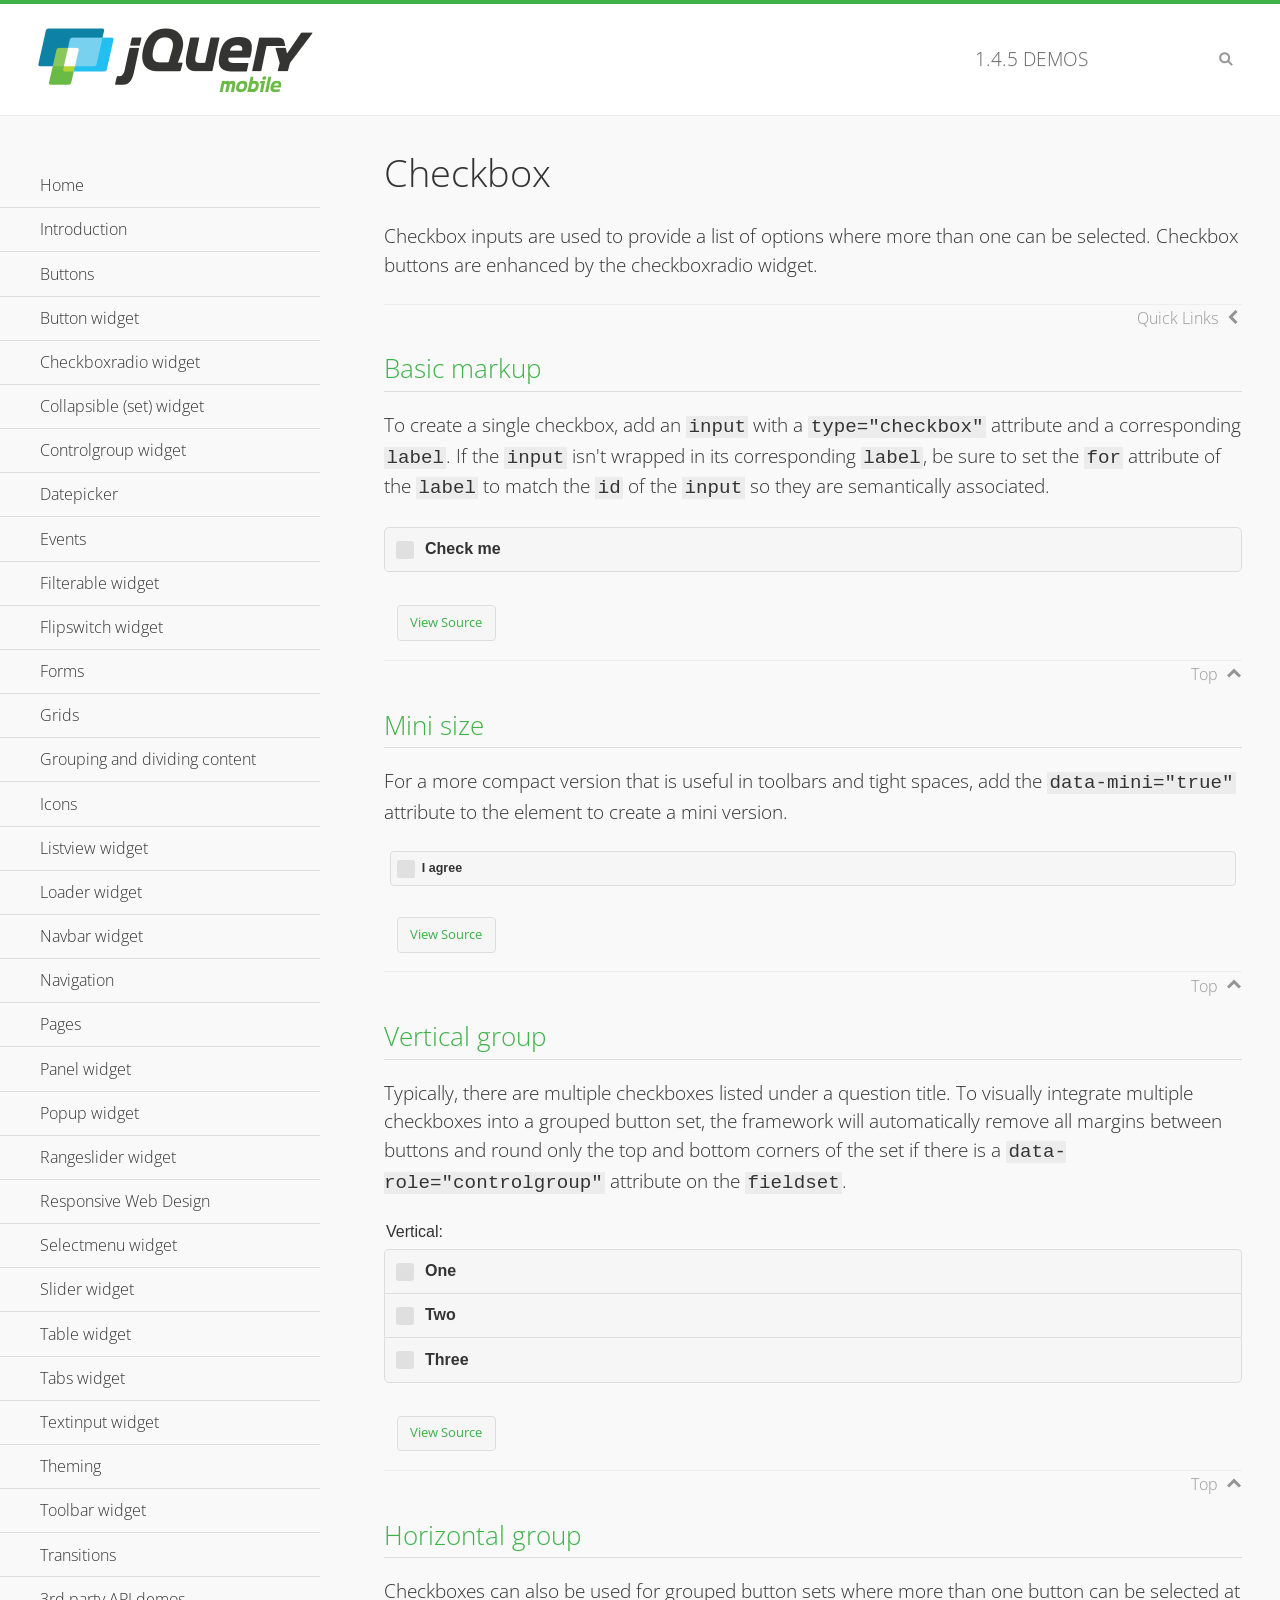
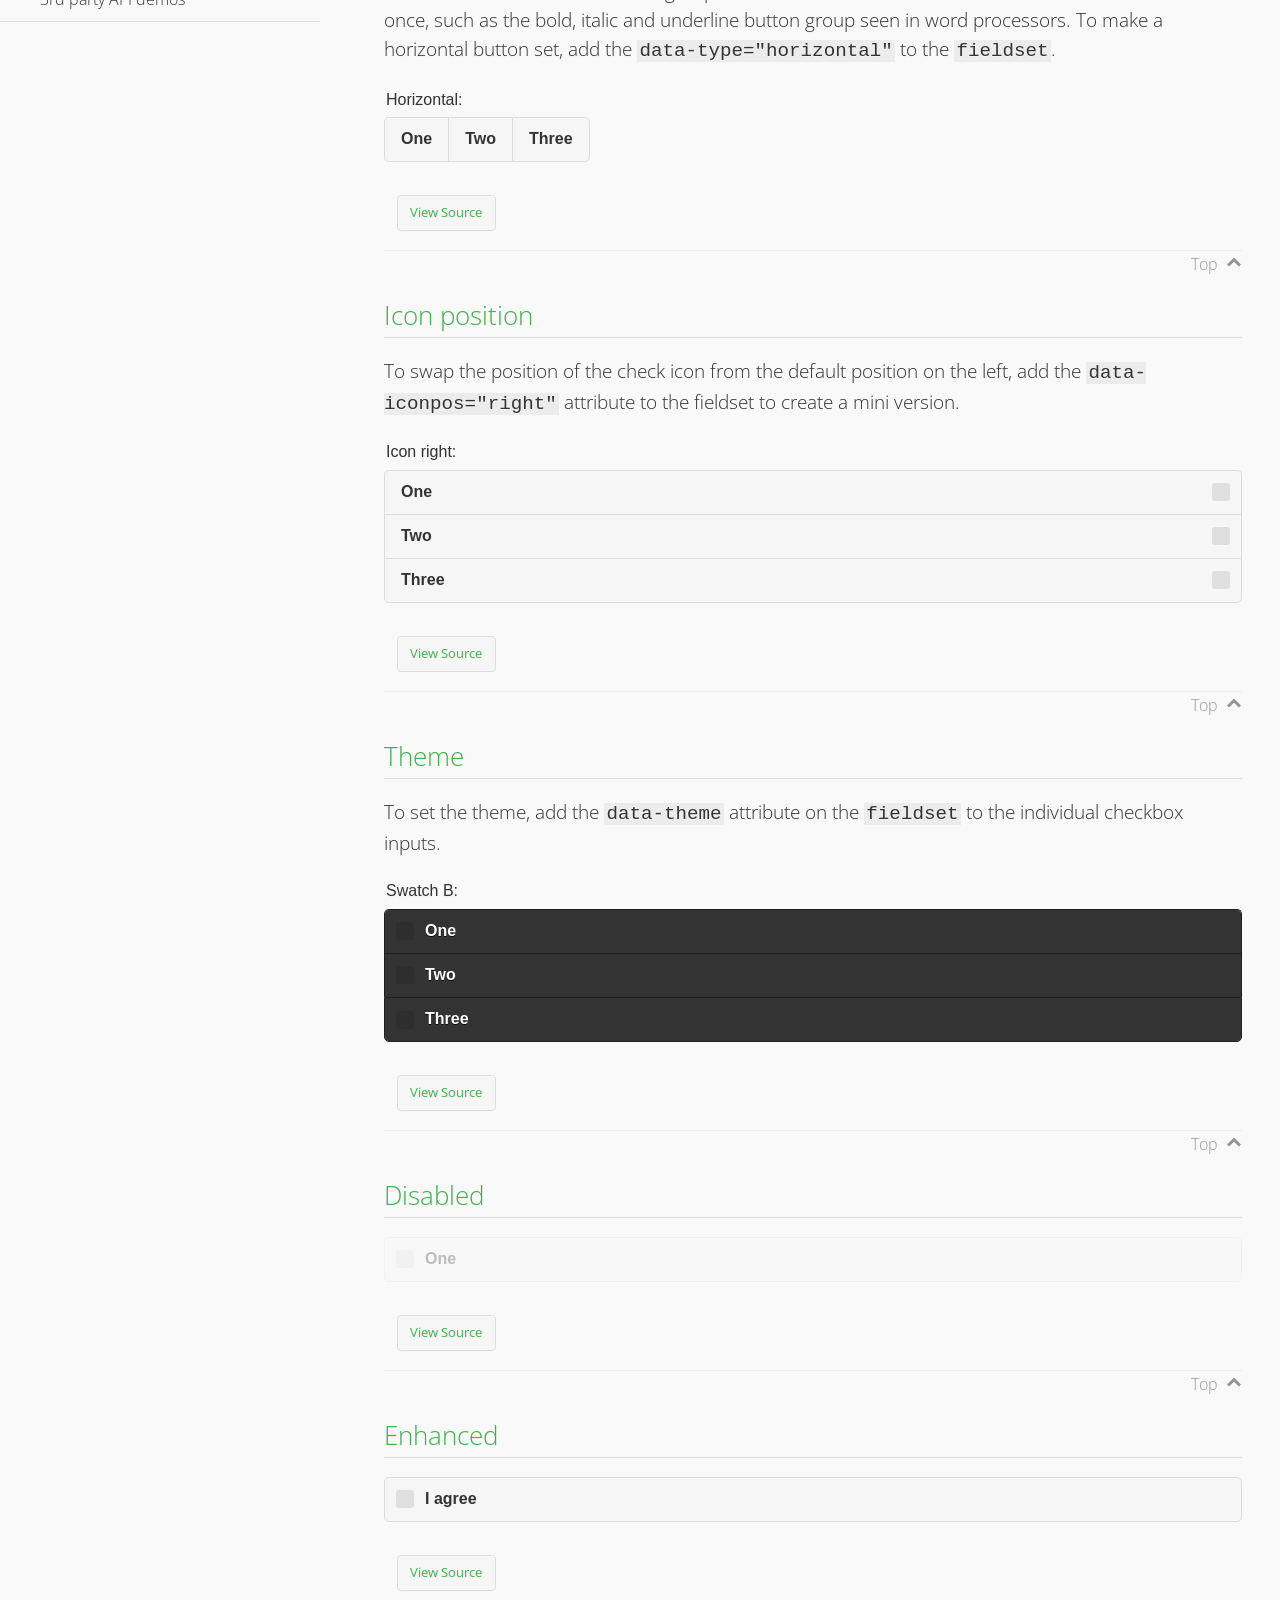
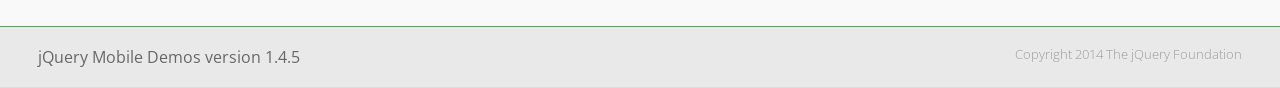
<file: FilkomNews/www/css/demos/checkboxradio-checkbox/index.html>
<!DOCTYPE html>
<html>
<head>
	<meta charset="utf-8">
	<meta name="viewport" content="width=device-width, initial-scale=1">
	<title>Checkbox - jQuery Mobile Demos</title>
	<link rel="shortcut icon" href="../favicon.ico">
	<link rel="stylesheet" href="http://fonts.googleapis.com/css?family=Open+Sans:300,400,700">
	<link rel="stylesheet" href="../css/themes/default/jquery.mobile-1.4.5.min.css">
	<link rel="stylesheet" href="../_assets/css/jqm-demos.css">
	<script src="../js/jquery.js"></script>
	<script src="../_assets/js/index.js"></script>
	<script src="../js/jquery.mobile-1.4.5.min.js"></script>
</head>
<body>
<div data-role="page" class="jqm-demos" data-quicklinks="true">

	<div data-role="header" class="jqm-header">
		<h2><a href="../" title="jQuery Mobile Demos home"><img src="../_assets/img/jquery-logo.png" alt="jQuery Mobile"></a></h2>
		<p><span class="jqm-version"></span> Demos</p>
		<a href="#" class="jqm-navmenu-link ui-btn ui-btn-icon-notext ui-corner-all ui-icon-bars ui-nodisc-icon ui-alt-icon ui-btn-left">Menu</a>
		<a href="#" class="jqm-search-link ui-btn ui-btn-icon-notext ui-corner-all ui-icon-search ui-nodisc-icon ui-alt-icon ui-btn-right">Search</a>
	</div><!-- /header -->

	<div role="main" class="ui-content jqm-content">

		<h1>Checkbox</h1>

		<p>Checkbox inputs are used to provide a list of options where more than one can be selected. Checkbox buttons are enhanced by the checkboxradio widget.</p>

		<h2>Basic markup</h2>

		<p>To create a single checkbox, add an <code>input</code> with a <code>type="checkbox"</code> attribute and a corresponding <code>label</code>. If the <code>input</code> isn't wrapped in its corresponding <code>label</code>, be sure to set the <code>for</code> attribute of the <code>label</code> to match the <code>id</code> of the <code>input</code> so they are semantically associated.</p>

		<div data-demo-html="true">
			<form>
				<label>
					<input type="checkbox" name="checkbox-0 ">Check me
				</label>
			</form>
		</div><!--/demo-html -->

		<h2>Mini size</h2>

		<p>For a more compact version that is useful in toolbars and tight spaces, add the <code>data-mini="true"</code> attribute to the element to create a mini version. </p>

		<div data-demo-html="true">
			<form>
				<input type="checkbox" name="checkbox-mini-0" id="checkbox-mini-0" data-mini="true">
				<label for="checkbox-mini-0">I agree</label>
			</form>
		</div><!--/demo-html -->

		<h2>Vertical group</h2>

		<p>Typically, there are multiple checkboxes listed under a question title. To visually integrate multiple checkboxes into a grouped button set, the framework will automatically remove all margins between buttons and round only the top and bottom corners of the set if there is a <code> data-role="controlgroup"</code> attribute on the <code>fieldset</code>.</p>

		<div data-demo-html="true">
			<form>
				<fieldset data-role="controlgroup">
					<legend>Vertical:</legend>
					<input type="checkbox" name="checkbox-v-2a" id="checkbox-v-2a">
					<label for="checkbox-v-2a">One</label>
					<input type="checkbox" name="checkbox-v-2b" id="checkbox-v-2b">
					<label for="checkbox-v-2b">Two</label>
					<input type="checkbox" name="checkbox-v-2c" id="checkbox-v-2c">
					<label for="checkbox-v-2c">Three</label>
				</fieldset>
			</form>
		</div><!--/demo-html -->

		<h2>Horizontal group</h2>

		<p>Checkboxes can also be used for grouped button sets where more than one button can be selected at once, such as the bold, italic and underline button group seen in word processors. To make a horizontal button set, add the <code> data-type="horizontal"</code> to the <code>fieldset</code>.</p>

		<div data-demo-html="true">
			<form>
				<fieldset data-role="controlgroup" data-type="horizontal">
					<legend>Horizontal:</legend>
					<input type="checkbox" name="checkbox-h-2a" id="checkbox-h-2a">
					<label for="checkbox-h-2a">One</label>
					<input type="checkbox" name="checkbox-h-2b" id="checkbox-h-2b">
					<label for="checkbox-h-2b">Two</label>
					<input type="checkbox" name="checkbox-h-2c" id="checkbox-h-2c">
					<label for="checkbox-h-2c">Three</label>
				</fieldset>
			</form>
		</div><!--/demo-html -->

		<h2>Icon position</h2>

		<p>To swap the position of the check icon from the default position on the left, add the <code>data-iconpos="right"</code> attribute to the fieldset to create a mini version. </p>

		<div data-demo-html="true">
			<form>
				<fieldset data-role="controlgroup" data-iconpos="right">
					<legend>Icon right:</legend>
					<input type="checkbox" name="checkbox-h-6a" id="checkbox-h-6a">
					<label for="checkbox-h-6a">One</label>
					<input type="checkbox" name="checkbox-h-6b" id="checkbox-h-6b">
					<label for="checkbox-h-6b">Two</label>
					<input type="checkbox" name="checkbox-h-6c" id="checkbox-h-6c">
					<label for="checkbox-h-6c">Three</label>
				</fieldset>
			</form>
		</div><!--/demo-html -->

		<h2>Theme</h2>

		<p>To set the theme, add the <code>data-theme</code> attribute on the <code>fieldset</code> to the individual checkbox inputs.</p>

		<div data-demo-html="true">
			<form>
				<fieldset data-role="controlgroup">
					<legend>Swatch B:</legend>
					<input type="checkbox" name="checkbox-t-2a" id="checkbox-t-2a" data-theme="b">
					<label for="checkbox-t-2a">One</label>
					<input type="checkbox" name="checkbox-t-2b" id="checkbox-t-2b" data-theme="b">
					<label for="checkbox-t-2b">Two</label>
					<input type="checkbox" name="checkbox-t-2c" id="checkbox-t-2c" data-theme="b">
					<label for="checkbox-t-2c">Three</label>
				</fieldset>
			</form>
		</div><!--/demo-html -->

		<h2>Disabled</h2>

		<div data-demo-html="true">
			<form>
				<input disabled type="checkbox" name="checkbox-t-3a" id="checkbox-t-3a" data-theme="a">
				<label for="checkbox-t-3a">One</label>
			</form>
		</div><!--/demo-html -->

		<h2>Enhanced</h2>

		<div data-demo-html="true">
			<div class="ui-checkbox">
				<label for="checkbox-enhanced" class="ui-btn ui-corner-all ui-btn-inherit ui-btn-icon-left ui-checkbox-off">I agree</label>
				<input type="checkbox" name="checkbox-enhanced" id="checkbox-enhanced" data-enhanced="true">
			</div>
		</div><!--/demo-html -->

	</div><!-- /content -->
	    <div data-role="panel" class="jqm-navmenu-panel" data-position="left" data-display="overlay" data-theme="a">
	    	<ul class="jqm-list ui-alt-icon ui-nodisc-icon">
<li data-filtertext="demos homepage" data-icon="home"><a href=".././">Home</a></li>
<li data-filtertext="introduction overview getting started"><a href="../intro/" data-ajax="false">Introduction</a></li>
<li data-filtertext="buttons button markup buttonmarkup method anchor link button element"><a href="../button-markup/" data-ajax="false">Buttons</a></li>
<li data-filtertext="form button widget input button submit reset"><a href="../button/" data-ajax="false">Button widget</a></li>
<li data-role="collapsible" data-enhanced="true" data-collapsed-icon="carat-d" data-expanded-icon="carat-u" data-iconpos="right" data-inset="false" class="ui-collapsible ui-collapsible-themed-content ui-collapsible-collapsed">
	<h3 class="ui-collapsible-heading ui-collapsible-heading-collapsed">
		<a href="#" class="ui-collapsible-heading-toggle ui-btn ui-btn-icon-right ui-btn-inherit ui-icon-carat-d">
		    Checkboxradio widget<span class="ui-collapsible-heading-status"> click to expand contents</span>
		</a>
	</h3>
	<div class="ui-collapsible-content ui-body-inherit ui-collapsible-content-collapsed" aria-hidden="true">
		<ul>
			<li data-filtertext="form checkboxradio widget checkbox input checkboxes controlgroups"><a href="../checkboxradio-checkbox/" data-ajax="false">Checkboxes</a></li>
			<li data-filtertext="form checkboxradio widget radio input radio buttons controlgroups"><a href="../checkboxradio-radio/" data-ajax="false">Radio buttons</a></li>
		</ul>
	</div>
</li>
<li data-role="collapsible" data-enhanced="true" data-collapsed-icon="carat-d" data-expanded-icon="carat-u" data-iconpos="right" data-inset="false" class="ui-collapsible ui-collapsible-themed-content ui-collapsible-collapsed">
	<h3 class="ui-collapsible-heading ui-collapsible-heading-collapsed">
		<a href="#" class="ui-collapsible-heading-toggle ui-btn ui-btn-icon-right ui-btn-inherit ui-icon-carat-d">
			Collapsible (set) widget<span class="ui-collapsible-heading-status"> click to expand contents</span>
		</a>
	</h3>
	<div class="ui-collapsible-content ui-body-inherit ui-collapsible-content-collapsed" aria-hidden="true">
		<ul>
			<li data-filtertext="collapsibles content formatting"><a href="../collapsible/" data-ajax="false">Collapsible</a></li>
			<li data-filtertext="dynamic collapsible set accordion append expand"><a href="../collapsible-dynamic/" data-ajax="false">Dynamic collapsibles</a></li>
			<li data-filtertext="accordions collapsible set widget content formatting grouped collapsibles"><a href="../collapsibleset/" data-ajax="false">Collapsible set</a></li>
		</ul>
	</div>
</li>
<li data-role="collapsible" data-enhanced="true" data-collapsed-icon="carat-d" data-expanded-icon="carat-u" data-iconpos="right" data-inset="false" class="ui-collapsible ui-collapsible-themed-content ui-collapsible-collapsed">
	<h3 class="ui-collapsible-heading ui-collapsible-heading-collapsed">
		<a href="#" class="ui-collapsible-heading-toggle ui-btn ui-btn-icon-right ui-btn-inherit ui-icon-carat-d">
			Controlgroup widget<span class="ui-collapsible-heading-status"> click to expand contents</span>
		</a>
	</h3>
	<div class="ui-collapsible-content ui-body-inherit ui-collapsible-content-collapsed" aria-hidden="true">
		<ul>
			<li data-filtertext="controlgroups selectmenu checkboxradio input grouped buttons horizontal vertical"><a href="../controlgroup/" data-ajax="false">Controlgroup</a></li>
			<li data-filtertext="dynamic controlgroup dynamically add buttons"><a href="../controlgroup-dynamic/" data-ajax="false">Dynamic controlgroups</a></li>
		</ul>
	</div>
</li>
<li data-filtertext="form datepicker widget date input"><a href="../datepicker/" data-ajax="false">Datepicker</a></li>
<li data-role="collapsible" data-enhanced="true" data-collapsed-icon="carat-d" data-expanded-icon="carat-u" data-iconpos="right" data-inset="false" class="ui-collapsible ui-collapsible-themed-content ui-collapsible-collapsed">
	<h3 class="ui-collapsible-heading ui-collapsible-heading-collapsed">
		<a href="#" class="ui-collapsible-heading-toggle ui-btn ui-btn-icon-right ui-btn-inherit ui-icon-carat-d">
			Events<span class="ui-collapsible-heading-status"> click to expand contents</span>
		</a>
	</h3>
	<div class="ui-collapsible-content ui-body-inherit ui-collapsible-content-collapsed" aria-hidden="true">
		<ul>
			<li data-filtertext="swipe to delete list items listviews swipe events"><a href="../swipe-list/" data-ajax="false">Swipe list items</a></li>
			<li data-filtertext="swipe to navigate swipe page navigation swipe events"><a href="../swipe-page/" data-ajax="false">Swipe page navigation</a></li>
		</ul>
	</div>
</li>
<li data-filtertext="filterable filter elements sorting searching listview table"><a href="../filterable/" data-ajax="false">Filterable widget</a></li>
<li data-filtertext="form flipswitch widget flip toggle switch binary select checkbox input"><a href="../flipswitch/" data-ajax="false">Flipswitch widget</a></li>
<li data-role="collapsible" data-enhanced="true" data-collapsed-icon="carat-d" data-expanded-icon="carat-u" data-iconpos="right" data-inset="false" class="ui-collapsible ui-collapsible-themed-content ui-collapsible-collapsed">
	<h3 class="ui-collapsible-heading ui-collapsible-heading-collapsed">
		<a href="#" class="ui-collapsible-heading-toggle ui-btn ui-btn-icon-right ui-btn-inherit ui-icon-carat-d">
			Forms<span class="ui-collapsible-heading-status"> click to expand contents</span>
		</a>
	</h3>
	<div class="ui-collapsible-content ui-body-inherit ui-collapsible-content-collapsed" aria-hidden="true">
		<ul>
			<li data-filtertext="forms text checkbox radio range button submit reset inputs selects textarea slider flipswitch label form elements"><a href="../forms/" data-ajax="false">Forms</a></li>
			<li data-filtertext="form hide labels hidden accessible ui-hidden-accessible forms"><a href="../forms-label-hidden-accessible/" data-ajax="false">Hide labels</a></li>
			<li data-filtertext="form field containers fieldcontain ui-field-contain forms"><a href="../forms-field-contain/" data-ajax="false">Field containers</a></li>
			<li data-filtertext="forms disabled form elements"><a href="../forms-disabled/" data-ajax="false">Forms disabled</a></li>
			<li data-filtertext="forms gallery examples overview forms text checkbox radio range button submit reset inputs selects textarea slider flipswitch label form elements"><a href="../forms-gallery/" data-ajax="false">Forms gallery</a></li>
		</ul>
	</div>
</li>
<li data-role="collapsible" data-enhanced="true" data-collapsed-icon="carat-d" data-expanded-icon="carat-u" data-iconpos="right" data-inset="false" class="ui-collapsible ui-collapsible-themed-content ui-collapsible-collapsed">
	<h3 class="ui-collapsible-heading ui-collapsible-heading-collapsed">
		<a href="#" class="ui-collapsible-heading-toggle ui-btn ui-btn-icon-right ui-btn-inherit ui-icon-carat-d">
			Grids<span class="ui-collapsible-heading-status"> click to expand contents</span>
		</a>
	</h3>
	<div class="ui-collapsible-content ui-body-inherit ui-collapsible-content-collapsed" aria-hidden="true">
		<ul>
			<li data-filtertext="grids columns blocks content formatting rwd responsive css framework"><a href="../grids/" data-ajax="false">Grids</a></li>
			<li data-filtertext="buttons in grids css framework"><a href="../grids-buttons/" data-ajax="false">Buttons in grids</a></li>
			<li data-filtertext="custom responsive grids rwd css framework"><a href="../grids-custom-responsive/" data-ajax="false">Custom responsive grids</a></li>
		</ul>
	</div>
</li>
<li data-filtertext="blocks content formatting sections heading"><a href="../body-bar-classes/" data-ajax="false">Grouping and dividing content</a></li>
<li data-role="collapsible" data-enhanced="true" data-collapsed-icon="carat-d" data-expanded-icon="carat-u" data-iconpos="right" data-inset="false" class="ui-collapsible ui-collapsible-themed-content ui-collapsible-collapsed">
	<h3 class="ui-collapsible-heading ui-collapsible-heading-collapsed">
		<a href="#" class="ui-collapsible-heading-toggle ui-btn ui-btn-icon-right ui-btn-inherit ui-icon-carat-d">
			Icons<span class="ui-collapsible-heading-status"> click to expand contents</span>
		</a>
	</h3>
	<div class="ui-collapsible-content ui-body-inherit ui-collapsible-content-collapsed" aria-hidden="true">
		<ul>
			<li data-filtertext="button icons svg disc alt custom icon position"><a href="../icons/" data-ajax="false">Icons</a></li>
			<li data-filtertext=""><a href="../icons-grunticon/" data-ajax="false">Grunticon loader</a></li>
		</ul>
	</div>
</li>
<li data-role="collapsible" data-enhanced="true" data-collapsed-icon="carat-d" data-expanded-icon="carat-u" data-iconpos="right" data-inset="false" class="ui-collapsible ui-collapsible-themed-content ui-collapsible-collapsed">
	<h3 class="ui-collapsible-heading ui-collapsible-heading-collapsed">
		<a href="#" class="ui-collapsible-heading-toggle ui-btn ui-btn-icon-right ui-btn-inherit ui-icon-carat-d">
			Listview widget<span class="ui-collapsible-heading-status"> click to expand contents</span>
		</a>
	</h3>
	<div class="ui-collapsible-content ui-body-inherit ui-collapsible-content-collapsed" aria-hidden="true">
		<ul>
			<li data-filtertext="listview widget thumbnails icons nested split button collapsible ul ol"><a href="../listview/" data-ajax="false">Listview</a></li>
			<li data-filtertext="autocomplete filterable reveal listview filtertextbeforefilter placeholder"><a href="../listview-autocomplete/" data-ajax="false">Listview autocomplete</a></li>
			<li data-filtertext="autocomplete filterable reveal listview remote data filtertextbeforefilter placeholder"><a href="../listview-autocomplete-remote/" data-ajax="false">Listview autocomplete remote data</a></li>
			<li data-filtertext="autodividers anchor jump scroll linkbars listview lists ul ol"><a href="../listview-autodividers-linkbar/" data-ajax="false">Listview autodividers linkbar</a></li>
			<li data-filtertext="listview autodividers selector autodividersselector lists ul ol"><a href="../listview-autodividers-selector/" data-ajax="false">Listview autodividers selector</a></li>
			<li data-filtertext="listview nested list items"><a href="../listview-nested-lists/" data-ajax="false">Nested Listviews</a></li>
			<li data-filtertext="listview collapsible list items flat"><a href="../listview-collapsible-item-flat/" data-ajax="false">Listview collapsible list items (flat)</a></li>
			<li data-filtertext="listview collapsible list indented"><a href="../listview-collapsible-item-indented/" data-ajax="false">Listview collapsible list items (indented)</a></li>
			<li data-filtertext="grid listview responsive grids responsive listviews lists ul"><a href="../listview-grid/" data-ajax="false">Listview responsive grid</a></li>
		</ul>
	</div>
</li>
<li data-filtertext="loader widget page loading navigation overlay spinner"><a href="../loader/" data-ajax="false">Loader widget</a></li>
<li data-filtertext="navbar widget navmenu toolbars header footer"><a href="../navbar/" data-ajax="false">Navbar widget</a></li>
<li data-role="collapsible" data-enhanced="true" data-collapsed-icon="carat-d" data-expanded-icon="carat-u" data-iconpos="right" data-inset="false" class="ui-collapsible ui-collapsible-themed-content ui-collapsible-collapsed">
	<h3 class="ui-collapsible-heading ui-collapsible-heading-collapsed">
		<a href="#" class="ui-collapsible-heading-toggle ui-btn ui-btn-icon-right ui-btn-inherit ui-icon-carat-d">
			Navigation<span class="ui-collapsible-heading-status"> click to expand contents</span>
		</a>
	</h3>
	<div class="ui-collapsible-content ui-body-inherit ui-collapsible-content-collapsed" aria-hidden="true">
		<ul>
			<li data-filtertext="ajax navigation navigate widget history event method"><a href="../navigation/" data-ajax="false">Navigation</a></li>
			<li data-filtertext="linking pages page links navigation ajax prefetch cache"><a href="../navigation-linking-pages/" data-ajax="false">Linking pages</a></li>
			<!-- <li data-filtertext="php redirect server redirection server-side navigation"><a href="../navigation-php-redirect/" data-ajax="false">PHP redirect demo</a></li>-->
			<li data-filtertext="navigation redirection hash query"><a href="../navigation-hash-processing/" data-ajax="false">Hash processing demo</a></li>
			<li data-filtertext="navigation redirection hash query"><a href="../page-events/" data-ajax="false">Page Navigation Events</a></li>
		</ul>
	</div>
</li>
<li data-role="collapsible" data-enhanced="true" data-collapsed-icon="carat-d" data-expanded-icon="carat-u" data-iconpos="right" data-inset="false" class="ui-collapsible ui-collapsible-themed-content ui-collapsible-collapsed">
	<h3 class="ui-collapsible-heading ui-collapsible-heading-collapsed">
		<a href="#" class="ui-collapsible-heading-toggle ui-btn ui-btn-icon-right ui-btn-inherit ui-icon-carat-d">
			Pages<span class="ui-collapsible-heading-status"> click to expand contents</span>
		</a>
	</h3>
	<div class="ui-collapsible-content ui-body-inherit ui-collapsible-content-collapsed" aria-hidden="true">
		<ul>
			<li data-filtertext="pages page widget ajax navigation"><a href="../pages/" data-ajax="false">Pages</a></li>
			<li data-filtertext="single page"><a href="../pages-single-page/" data-ajax="false">Single page</a></li>
			<li data-filtertext="multipage multi-page page"><a href="../pages-multi-page/" data-ajax="false">Multi-page template</a></li>
			<li data-filtertext="dialog page widget modal popup"><a href="../pages-dialog/" data-ajax="false">Dialog page</a></li>
		</ul>
	</div>
</li>
<li data-role="collapsible" data-enhanced="true" data-collapsed-icon="carat-d" data-expanded-icon="carat-u" data-iconpos="right" data-inset="false" class="ui-collapsible ui-collapsible-themed-content ui-collapsible-collapsed">
	<h3 class="ui-collapsible-heading ui-collapsible-heading-collapsed">
		<a href="#" class="ui-collapsible-heading-toggle ui-btn ui-btn-icon-right ui-btn-inherit ui-icon-carat-d">
			Panel widget<span class="ui-collapsible-heading-status"> click to expand contents</span>
		</a>
	</h3>
	<div class="ui-collapsible-content ui-body-inherit ui-collapsible-content-collapsed" aria-hidden="true">
		<ul>
			<li data-filtertext="panel widget sliding panels reveal push overlay responsive"><a href="../panel/" data-ajax="false">Panel</a></li>
			<li data-filtertext=""><a href="../panel-external/" data-ajax="false">External panels</a></li>
			<li data-filtertext="panel "><a href="../panel-fixed/" data-ajax="false">Fixed panels</a></li>
			<li data-filtertext="panel slide panels sliding panels shadow rwd responsive breakpoint"><a href="../panel-responsive/" data-ajax="false">Panels responsive</a></li>
			<li data-filtertext="panel custom style custom panel width reveal shadow listview panel styling page background wrapper"><a href="../panel-styling/" data-ajax="false">Custom panel style</a></li>
			<li data-filtertext="panel open on swipe"><a href="../panel-swipe-open/" data-ajax="false">Panel open on swipe</a></li>
			<li data-filtertext="panels outside page internal external toolbars"><a href="../panel-external-internal/" data-ajax="false">Panel external and internal</a></li>
		</ul>
	</div>
</li>
<li data-role="collapsible" data-enhanced="true" data-collapsed-icon="carat-d" data-expanded-icon="carat-u" data-iconpos="right" data-inset="false" class="ui-collapsible ui-collapsible-themed-content ui-collapsible-collapsed">
	<h3 class="ui-collapsible-heading ui-collapsible-heading-collapsed">
		<a href="#" class="ui-collapsible-heading-toggle ui-btn ui-btn-icon-right ui-btn-inherit ui-icon-carat-d">
			Popup widget<span class="ui-collapsible-heading-status"> click to expand contents</span>
		</a>
	</h3>
	<div class="ui-collapsible-content ui-body-inherit ui-collapsible-content-collapsed" aria-hidden="true">
		<ul>
			<li data-filtertext="popup widget popups dialog modal transition tooltip lightbox form overlay screen flip pop fade transition"><a href="../popup/" data-ajax="false">Popup</a></li>
			<li data-filtertext="popup alignment position"><a href="../popup-alignment/" data-ajax="false">Popup alignment</a></li>
			<li data-filtertext="popup arrow size popups popover"><a href="../popup-arrow-size/" data-ajax="false">Popup arrow size</a></li>
			<li data-filtertext="dynamic popups popup images lightbox"><a href="../popup-dynamic/" data-ajax="false">Dynamic popups</a></li>
			<li data-filtertext="popups with iframes scaling"><a href="../popup-iframe/" data-ajax="false">Popups with iframes</a></li>
			<li data-filtertext="popup image scaling"><a href="../popup-image-scaling/" data-ajax="false">Popup image scaling</a></li>
			<li data-filtertext="external popup outside multi-page"><a href="../popup-outside-multipage/" data-ajax="false">Popup outside multi-page</a></li>
		</ul>
	</div>
</li>
<li data-filtertext="form rangeslider widget dual sliders dual handle sliders range input"><a href="../rangeslider/" data-ajax="false">Rangeslider widget</a></li>
<li data-filtertext="responsive web design rwd adaptive progressive enhancement PE accessible mobile breakpoints media query media queries"><a href="../rwd/" data-ajax="false">Responsive Web Design</a></li>
<li data-role="collapsible" data-enhanced="true" data-collapsed-icon="carat-d" data-expanded-icon="carat-u" data-iconpos="right" data-inset="false" class="ui-collapsible ui-collapsible-themed-content ui-collapsible-collapsed">
	<h3 class="ui-collapsible-heading ui-collapsible-heading-collapsed">
		<a href="#" class="ui-collapsible-heading-toggle ui-btn ui-btn-icon-right ui-btn-inherit ui-icon-carat-d">
			Selectmenu widget<span class="ui-collapsible-heading-status"> click to expand contents</span>
		</a>
	</h3>
	<div class="ui-collapsible-content ui-body-inherit ui-collapsible-content-collapsed" aria-hidden="true">
		<ul>
			<li data-filtertext="form selectmenu widget select input custom select menu selects"><a href="../selectmenu/" data-ajax="false">Selectmenu</a></li>
			<li data-filtertext="form custom select menu selectmenu widget custom menu option optgroup multiple selects"><a href="../selectmenu-custom/" data-ajax="false">Custom select menu</a></li>
			<li data-filtertext="filterable select filter popup dialog"><a href="../selectmenu-custom-filter/" data-ajax="false">Custom select menu with filter</a></li>
		</ul>
	</div>
</li>
<li data-role="collapsible" data-enhanced="true" data-collapsed-icon="carat-d" data-expanded-icon="carat-u" data-iconpos="right" data-inset="false" class="ui-collapsible ui-collapsible-themed-content ui-collapsible-collapsed">
	<h3 class="ui-collapsible-heading ui-collapsible-heading-collapsed">
		<a href="#" class="ui-collapsible-heading-toggle ui-btn ui-btn-icon-right ui-btn-inherit ui-icon-carat-d">
			Slider widget<span class="ui-collapsible-heading-status"> click to expand contents</span>
		</a>
	</h3>
	<div class="ui-collapsible-content ui-body-inherit ui-collapsible-content-collapsed" aria-hidden="true">
		<ul>
			<li data-filtertext="form slider widget range input single sliders"><a href="../slider/" data-ajax="false">Slider</a></li>
			<li data-filtertext="form slider widget flipswitch slider binary select flip toggle switch"><a href="../slider-flipswitch/" data-ajax="false">Slider flip toggle switch</a></li>
			<li data-filtertext="form slider tooltip handle value input range sliders"><a href="../slider-tooltip/" data-ajax="false">Slider tooltip</a></li>
		</ul>
	</div>
</li>
<li data-role="collapsible" data-enhanced="true" data-collapsed-icon="carat-d" data-expanded-icon="carat-u" data-iconpos="right" data-inset="false" class="ui-collapsible ui-collapsible-themed-content ui-collapsible-collapsed">
	<h3 class="ui-collapsible-heading ui-collapsible-heading-collapsed">
		<a href="#" class="ui-collapsible-heading-toggle ui-btn ui-btn-icon-right ui-btn-inherit ui-icon-carat-d">
			Table widget<span class="ui-collapsible-heading-status"> click to expand contents</span>
		</a>
	</h3>
	<div class="ui-collapsible-content ui-body-inherit ui-collapsible-content-collapsed" aria-hidden="true">
		<ul>
			<li data-filtertext="table widget reflow column toggle th td responsive tables rwd hide show tabular"><a href="../table-column-toggle/" data-ajax="false">Table Column Toggle</a></li>
			<li data-filtertext="table column toggle phone comparison demo"><a href="../table-column-toggle-example/" data-ajax="false">Table Column Toggle demo</a></li>
			<li data-filtertext="responsive tables table column toggle heading groups rwd breakpoint"><a href="../table-column-toggle-heading-groups/" data-ajax="false">Table Column Toggle heading groups</a></li>
			<li data-filtertext="responsive tables table column toggle hide rwd breakpoint customization options"><a href="../table-column-toggle-options/" data-ajax="false">Table Column Toggle options</a></li>
			<li data-filtertext="table reflow th td responsive rwd columns tabular"><a href="../table-reflow/" data-ajax="false">Table Reflow</a></li>
			<li data-filtertext="responsive tables table reflow heading groups rwd breakpoint"><a href="../table-reflow-heading-groups/" data-ajax="false">Table Reflow heading groups</a></li>
			<li data-filtertext="responsive tables table reflow stripes strokes table style"><a href="../table-reflow-stripes-strokes/" data-ajax="false">Table Reflow stripes and strokes</a></li>
			<li data-filtertext="responsive tables table reflow stack custom styles"><a href="../table-reflow-styling/" data-ajax="false">Table Reflow custom styles</a></li>
		</ul>
	</div>
</li>
<li data-filtertext="ui tabs widget"><a href="../tabs/" data-ajax="false">Tabs widget</a></li>
<li data-filtertext="form textinput widget text input textarea number date time tel email file color password"><a href="../textinput/" data-ajax="false">Textinput widget</a></li>
<li data-role="collapsible" data-enhanced="true" data-collapsed-icon="carat-d" data-expanded-icon="carat-u" data-iconpos="right" data-inset="false" class="ui-collapsible ui-collapsible-themed-content ui-collapsible-collapsed">
	<h3 class="ui-collapsible-heading ui-collapsible-heading-collapsed">
		<a href="#" class="ui-collapsible-heading-toggle ui-btn ui-btn-icon-right ui-btn-inherit ui-icon-carat-d">
			Theming<span class="ui-collapsible-heading-status"> click to expand contents</span>
		</a>
	</h3>
	<div class="ui-collapsible-content ui-body-inherit ui-collapsible-content-collapsed" aria-hidden="true">
		<ul>
			<li data-filtertext="default theme swatches theming style css"><a href="../theme-default/" data-ajax="false">Default theme</a></li>
			<li data-filtertext="classic theme old theme swatches theming style css"><a href="../theme-classic/" data-ajax="false">Classic theme</a></li>
		</ul>
	</div>
</li>
<li data-role="collapsible" data-enhanced="true" data-collapsed-icon="carat-d" data-expanded-icon="carat-u" data-iconpos="right" data-inset="false" class="ui-collapsible ui-collapsible-themed-content ui-collapsible-collapsed">
	<h3 class="ui-collapsible-heading ui-collapsible-heading-collapsed">
		<a href="#" class="ui-collapsible-heading-toggle ui-btn ui-btn-icon-right ui-btn-inherit ui-icon-carat-d">
			Toolbar widget<span class="ui-collapsible-heading-status"> click to expand contents</span>
		</a>
	</h3>
	<div class="ui-collapsible-content ui-body-inherit ui-collapsible-content-collapsed" aria-hidden="true">
		<ul>
			<li data-filtertext="toolbar widget header footer toolbars fixed fullscreen external sections"><a href="../toolbar/" data-ajax="false">Toolbar</a></li>
			<li data-filtertext="dynamic toolbars dynamically add toolbar header footer"><a href="../toolbar-dynamic/" data-ajax="false">Dynamic toolbars</a></li>
			<li data-filtertext="external toolbars header footer"><a href="../toolbar-external/" data-ajax="false">External toolbars</a></li>
			<li data-filtertext="fixed toolbars header footer"><a href="../toolbar-fixed/" data-ajax="false">Fixed toolbars</a></li>
			<li data-filtertext="fixed fullscreen toolbars header footer"><a href="../toolbar-fixed-fullscreen/" data-ajax="false">Fullscreen toolbars</a></li>
			<li data-filtertext="external fixed toolbars header footer"><a href="../toolbar-fixed-external/" data-ajax="false">Fixed external toolbars</a></li>
			<li data-filtertext="external persistent toolbars header footer navbar navmenu"><a href="../toolbar-fixed-persistent/" data-ajax="false">Persistent toolbars</a></li>
			<li data-filtertext="external ajax optimized toolbars persistent toolbars header footer navbar"><a href="../toolbar-fixed-persistent-optimized/" data-ajax="false">Ajax optimized toolbars</a></li>
			<li data-filtertext="form in toolbars header footer"><a href="../toolbar-fixed-forms/" data-ajax="false">Form in toolbar</a></li>
		</ul>
	</div>
</li>
<li data-filtertext="page transitions animated pages popup navigation flip slide fade pop"><a href="../transitions/" data-ajax="false">Transitions</a></li>
<li data-role="collapsible" data-enhanced="true" data-collapsed-icon="carat-d" data-expanded-icon="carat-u" data-iconpos="right" data-inset="false" class="ui-collapsible ui-collapsible-themed-content ui-collapsible-collapsed">
	<h3 class="ui-collapsible-heading ui-collapsible-heading-collapsed">
		<a href="#" class="ui-collapsible-heading-toggle ui-btn ui-btn-icon-right ui-btn-inherit ui-icon-carat-d">
			3rd party API demos<span class="ui-collapsible-heading-status"> click to expand contents</span>
		</a>
	</h3>
	<div class="ui-collapsible-content ui-body-inherit ui-collapsible-content-collapsed" aria-hidden="true">
		<ul>
			<li data-filtertext="backbone requirejs navigation router"><a href="../backbone-requirejs/" data-ajax="false">Backbone RequireJS</a></li>
			<li data-filtertext="google maps geolocation demo"><a href="../map-geolocation/" data-ajax="false">Google Maps geolocation</a></li>
			<li data-filtertext="google maps hybrid"><a href="../map-list-toggle/" data-ajax="false">Google Maps list toggle</a></li>
		</ul>
	</div>
</li>



		     </ul>
		</div><!-- /panel -->


	<div data-role="footer" data-position="fixed" data-tap-toggle="false" class="jqm-footer">
		<p>jQuery Mobile Demos version <span class="jqm-version"></span></p>
		<p>Copyright 2014 The jQuery Foundation</p>
	</div><!-- /footer -->
	<!-- TODO: This should become an external panel so we can add input to markup (unique ID) -->
    <div data-role="panel" class="jqm-search-panel" data-position="right" data-display="overlay" data-theme="a">
		<div class="jqm-search">
			<ul class="jqm-list" data-filter-placeholder="Search demos..." data-filter-reveal="true">
<li data-filtertext="demos homepage" data-icon="home"><a href=".././">Home</a></li>
<li data-filtertext="introduction overview getting started"><a href="../intro/" data-ajax="false">Introduction</a></li>
<li data-filtertext="buttons button markup buttonmarkup method anchor link button element"><a href="../button-markup/" data-ajax="false">Buttons</a></li>
<li data-filtertext="form button widget input button submit reset"><a href="../button/" data-ajax="false">Button widget</a></li>
<li data-role="collapsible" data-enhanced="true" data-collapsed-icon="carat-d" data-expanded-icon="carat-u" data-iconpos="right" data-inset="false" class="ui-collapsible ui-collapsible-themed-content ui-collapsible-collapsed">
	<h3 class="ui-collapsible-heading ui-collapsible-heading-collapsed">
		<a href="#" class="ui-collapsible-heading-toggle ui-btn ui-btn-icon-right ui-btn-inherit ui-icon-carat-d">
		    Checkboxradio widget<span class="ui-collapsible-heading-status"> click to expand contents</span>
		</a>
	</h3>
	<div class="ui-collapsible-content ui-body-inherit ui-collapsible-content-collapsed" aria-hidden="true">
		<ul>
			<li data-filtertext="form checkboxradio widget checkbox input checkboxes controlgroups"><a href="../checkboxradio-checkbox/" data-ajax="false">Checkboxes</a></li>
			<li data-filtertext="form checkboxradio widget radio input radio buttons controlgroups"><a href="../checkboxradio-radio/" data-ajax="false">Radio buttons</a></li>
		</ul>
	</div>
</li>
<li data-role="collapsible" data-enhanced="true" data-collapsed-icon="carat-d" data-expanded-icon="carat-u" data-iconpos="right" data-inset="false" class="ui-collapsible ui-collapsible-themed-content ui-collapsible-collapsed">
	<h3 class="ui-collapsible-heading ui-collapsible-heading-collapsed">
		<a href="#" class="ui-collapsible-heading-toggle ui-btn ui-btn-icon-right ui-btn-inherit ui-icon-carat-d">
			Collapsible (set) widget<span class="ui-collapsible-heading-status"> click to expand contents</span>
		</a>
	</h3>
	<div class="ui-collapsible-content ui-body-inherit ui-collapsible-content-collapsed" aria-hidden="true">
		<ul>
			<li data-filtertext="collapsibles content formatting"><a href="../collapsible/" data-ajax="false">Collapsible</a></li>
			<li data-filtertext="dynamic collapsible set accordion append expand"><a href="../collapsible-dynamic/" data-ajax="false">Dynamic collapsibles</a></li>
			<li data-filtertext="accordions collapsible set widget content formatting grouped collapsibles"><a href="../collapsibleset/" data-ajax="false">Collapsible set</a></li>
		</ul>
	</div>
</li>
<li data-role="collapsible" data-enhanced="true" data-collapsed-icon="carat-d" data-expanded-icon="carat-u" data-iconpos="right" data-inset="false" class="ui-collapsible ui-collapsible-themed-content ui-collapsible-collapsed">
	<h3 class="ui-collapsible-heading ui-collapsible-heading-collapsed">
		<a href="#" class="ui-collapsible-heading-toggle ui-btn ui-btn-icon-right ui-btn-inherit ui-icon-carat-d">
			Controlgroup widget<span class="ui-collapsible-heading-status"> click to expand contents</span>
		</a>
	</h3>
	<div class="ui-collapsible-content ui-body-inherit ui-collapsible-content-collapsed" aria-hidden="true">
		<ul>
			<li data-filtertext="controlgroups selectmenu checkboxradio input grouped buttons horizontal vertical"><a href="../controlgroup/" data-ajax="false">Controlgroup</a></li>
			<li data-filtertext="dynamic controlgroup dynamically add buttons"><a href="../controlgroup-dynamic/" data-ajax="false">Dynamic controlgroups</a></li>
		</ul>
	</div>
</li>
<li data-filtertext="form datepicker widget date input"><a href="../datepicker/" data-ajax="false">Datepicker</a></li>
<li data-role="collapsible" data-enhanced="true" data-collapsed-icon="carat-d" data-expanded-icon="carat-u" data-iconpos="right" data-inset="false" class="ui-collapsible ui-collapsible-themed-content ui-collapsible-collapsed">
	<h3 class="ui-collapsible-heading ui-collapsible-heading-collapsed">
		<a href="#" class="ui-collapsible-heading-toggle ui-btn ui-btn-icon-right ui-btn-inherit ui-icon-carat-d">
			Events<span class="ui-collapsible-heading-status"> click to expand contents</span>
		</a>
	</h3>
	<div class="ui-collapsible-content ui-body-inherit ui-collapsible-content-collapsed" aria-hidden="true">
		<ul>
			<li data-filtertext="swipe to delete list items listviews swipe events"><a href="../swipe-list/" data-ajax="false">Swipe list items</a></li>
			<li data-filtertext="swipe to navigate swipe page navigation swipe events"><a href="../swipe-page/" data-ajax="false">Swipe page navigation</a></li>
		</ul>
	</div>
</li>
<li data-filtertext="filterable filter elements sorting searching listview table"><a href="../filterable/" data-ajax="false">Filterable widget</a></li>
<li data-filtertext="form flipswitch widget flip toggle switch binary select checkbox input"><a href="../flipswitch/" data-ajax="false">Flipswitch widget</a></li>
<li data-role="collapsible" data-enhanced="true" data-collapsed-icon="carat-d" data-expanded-icon="carat-u" data-iconpos="right" data-inset="false" class="ui-collapsible ui-collapsible-themed-content ui-collapsible-collapsed">
	<h3 class="ui-collapsible-heading ui-collapsible-heading-collapsed">
		<a href="#" class="ui-collapsible-heading-toggle ui-btn ui-btn-icon-right ui-btn-inherit ui-icon-carat-d">
			Forms<span class="ui-collapsible-heading-status"> click to expand contents</span>
		</a>
	</h3>
	<div class="ui-collapsible-content ui-body-inherit ui-collapsible-content-collapsed" aria-hidden="true">
		<ul>
			<li data-filtertext="forms text checkbox radio range button submit reset inputs selects textarea slider flipswitch label form elements"><a href="../forms/" data-ajax="false">Forms</a></li>
			<li data-filtertext="form hide labels hidden accessible ui-hidden-accessible forms"><a href="../forms-label-hidden-accessible/" data-ajax="false">Hide labels</a></li>
			<li data-filtertext="form field containers fieldcontain ui-field-contain forms"><a href="../forms-field-contain/" data-ajax="false">Field containers</a></li>
			<li data-filtertext="forms disabled form elements"><a href="../forms-disabled/" data-ajax="false">Forms disabled</a></li>
			<li data-filtertext="forms gallery examples overview forms text checkbox radio range button submit reset inputs selects textarea slider flipswitch label form elements"><a href="../forms-gallery/" data-ajax="false">Forms gallery</a></li>
		</ul>
	</div>
</li>
<li data-role="collapsible" data-enhanced="true" data-collapsed-icon="carat-d" data-expanded-icon="carat-u" data-iconpos="right" data-inset="false" class="ui-collapsible ui-collapsible-themed-content ui-collapsible-collapsed">
	<h3 class="ui-collapsible-heading ui-collapsible-heading-collapsed">
		<a href="#" class="ui-collapsible-heading-toggle ui-btn ui-btn-icon-right ui-btn-inherit ui-icon-carat-d">
			Grids<span class="ui-collapsible-heading-status"> click to expand contents</span>
		</a>
	</h3>
	<div class="ui-collapsible-content ui-body-inherit ui-collapsible-content-collapsed" aria-hidden="true">
		<ul>
			<li data-filtertext="grids columns blocks content formatting rwd responsive css framework"><a href="../grids/" data-ajax="false">Grids</a></li>
			<li data-filtertext="buttons in grids css framework"><a href="../grids-buttons/" data-ajax="false">Buttons in grids</a></li>
			<li data-filtertext="custom responsive grids rwd css framework"><a href="../grids-custom-responsive/" data-ajax="false">Custom responsive grids</a></li>
		</ul>
	</div>
</li>
<li data-filtertext="blocks content formatting sections heading"><a href="../body-bar-classes/" data-ajax="false">Grouping and dividing content</a></li>
<li data-role="collapsible" data-enhanced="true" data-collapsed-icon="carat-d" data-expanded-icon="carat-u" data-iconpos="right" data-inset="false" class="ui-collapsible ui-collapsible-themed-content ui-collapsible-collapsed">
	<h3 class="ui-collapsible-heading ui-collapsible-heading-collapsed">
		<a href="#" class="ui-collapsible-heading-toggle ui-btn ui-btn-icon-right ui-btn-inherit ui-icon-carat-d">
			Icons<span class="ui-collapsible-heading-status"> click to expand contents</span>
		</a>
	</h3>
	<div class="ui-collapsible-content ui-body-inherit ui-collapsible-content-collapsed" aria-hidden="true">
		<ul>
			<li data-filtertext="button icons svg disc alt custom icon position"><a href="../icons/" data-ajax="false">Icons</a></li>
			<li data-filtertext=""><a href="../icons-grunticon/" data-ajax="false">Grunticon loader</a></li>
		</ul>
	</div>
</li>
<li data-role="collapsible" data-enhanced="true" data-collapsed-icon="carat-d" data-expanded-icon="carat-u" data-iconpos="right" data-inset="false" class="ui-collapsible ui-collapsible-themed-content ui-collapsible-collapsed">
	<h3 class="ui-collapsible-heading ui-collapsible-heading-collapsed">
		<a href="#" class="ui-collapsible-heading-toggle ui-btn ui-btn-icon-right ui-btn-inherit ui-icon-carat-d">
			Listview widget<span class="ui-collapsible-heading-status"> click to expand contents</span>
		</a>
	</h3>
	<div class="ui-collapsible-content ui-body-inherit ui-collapsible-content-collapsed" aria-hidden="true">
		<ul>
			<li data-filtertext="listview widget thumbnails icons nested split button collapsible ul ol"><a href="../listview/" data-ajax="false">Listview</a></li>
			<li data-filtertext="autocomplete filterable reveal listview filtertextbeforefilter placeholder"><a href="../listview-autocomplete/" data-ajax="false">Listview autocomplete</a></li>
			<li data-filtertext="autocomplete filterable reveal listview remote data filtertextbeforefilter placeholder"><a href="../listview-autocomplete-remote/" data-ajax="false">Listview autocomplete remote data</a></li>
			<li data-filtertext="autodividers anchor jump scroll linkbars listview lists ul ol"><a href="../listview-autodividers-linkbar/" data-ajax="false">Listview autodividers linkbar</a></li>
			<li data-filtertext="listview autodividers selector autodividersselector lists ul ol"><a href="../listview-autodividers-selector/" data-ajax="false">Listview autodividers selector</a></li>
			<li data-filtertext="listview nested list items"><a href="../listview-nested-lists/" data-ajax="false">Nested Listviews</a></li>
			<li data-filtertext="listview collapsible list items flat"><a href="../listview-collapsible-item-flat/" data-ajax="false">Listview collapsible list items (flat)</a></li>
			<li data-filtertext="listview collapsible list indented"><a href="../listview-collapsible-item-indented/" data-ajax="false">Listview collapsible list items (indented)</a></li>
			<li data-filtertext="grid listview responsive grids responsive listviews lists ul"><a href="../listview-grid/" data-ajax="false">Listview responsive grid</a></li>
		</ul>
	</div>
</li>
<li data-filtertext="loader widget page loading navigation overlay spinner"><a href="../loader/" data-ajax="false">Loader widget</a></li>
<li data-filtertext="navbar widget navmenu toolbars header footer"><a href="../navbar/" data-ajax="false">Navbar widget</a></li>
<li data-role="collapsible" data-enhanced="true" data-collapsed-icon="carat-d" data-expanded-icon="carat-u" data-iconpos="right" data-inset="false" class="ui-collapsible ui-collapsible-themed-content ui-collapsible-collapsed">
	<h3 class="ui-collapsible-heading ui-collapsible-heading-collapsed">
		<a href="#" class="ui-collapsible-heading-toggle ui-btn ui-btn-icon-right ui-btn-inherit ui-icon-carat-d">
			Navigation<span class="ui-collapsible-heading-status"> click to expand contents</span>
		</a>
	</h3>
	<div class="ui-collapsible-content ui-body-inherit ui-collapsible-content-collapsed" aria-hidden="true">
		<ul>
			<li data-filtertext="ajax navigation navigate widget history event method"><a href="../navigation/" data-ajax="false">Navigation</a></li>
			<li data-filtertext="linking pages page links navigation ajax prefetch cache"><a href="../navigation-linking-pages/" data-ajax="false">Linking pages</a></li>
			<!-- <li data-filtertext="php redirect server redirection server-side navigation"><a href="../navigation-php-redirect/" data-ajax="false">PHP redirect demo</a></li>-->
			<li data-filtertext="navigation redirection hash query"><a href="../navigation-hash-processing/" data-ajax="false">Hash processing demo</a></li>
			<li data-filtertext="navigation redirection hash query"><a href="../page-events/" data-ajax="false">Page Navigation Events</a></li>
		</ul>
	</div>
</li>
<li data-role="collapsible" data-enhanced="true" data-collapsed-icon="carat-d" data-expanded-icon="carat-u" data-iconpos="right" data-inset="false" class="ui-collapsible ui-collapsible-themed-content ui-collapsible-collapsed">
	<h3 class="ui-collapsible-heading ui-collapsible-heading-collapsed">
		<a href="#" class="ui-collapsible-heading-toggle ui-btn ui-btn-icon-right ui-btn-inherit ui-icon-carat-d">
			Pages<span class="ui-collapsible-heading-status"> click to expand contents</span>
		</a>
	</h3>
	<div class="ui-collapsible-content ui-body-inherit ui-collapsible-content-collapsed" aria-hidden="true">
		<ul>
			<li data-filtertext="pages page widget ajax navigation"><a href="../pages/" data-ajax="false">Pages</a></li>
			<li data-filtertext="single page"><a href="../pages-single-page/" data-ajax="false">Single page</a></li>
			<li data-filtertext="multipage multi-page page"><a href="../pages-multi-page/" data-ajax="false">Multi-page template</a></li>
			<li data-filtertext="dialog page widget modal popup"><a href="../pages-dialog/" data-ajax="false">Dialog page</a></li>
		</ul>
	</div>
</li>
<li data-role="collapsible" data-enhanced="true" data-collapsed-icon="carat-d" data-expanded-icon="carat-u" data-iconpos="right" data-inset="false" class="ui-collapsible ui-collapsible-themed-content ui-collapsible-collapsed">
	<h3 class="ui-collapsible-heading ui-collapsible-heading-collapsed">
		<a href="#" class="ui-collapsible-heading-toggle ui-btn ui-btn-icon-right ui-btn-inherit ui-icon-carat-d">
			Panel widget<span class="ui-collapsible-heading-status"> click to expand contents</span>
		</a>
	</h3>
	<div class="ui-collapsible-content ui-body-inherit ui-collapsible-content-collapsed" aria-hidden="true">
		<ul>
			<li data-filtertext="panel widget sliding panels reveal push overlay responsive"><a href="../panel/" data-ajax="false">Panel</a></li>
			<li data-filtertext=""><a href="../panel-external/" data-ajax="false">External panels</a></li>
			<li data-filtertext="panel "><a href="../panel-fixed/" data-ajax="false">Fixed panels</a></li>
			<li data-filtertext="panel slide panels sliding panels shadow rwd responsive breakpoint"><a href="../panel-responsive/" data-ajax="false">Panels responsive</a></li>
			<li data-filtertext="panel custom style custom panel width reveal shadow listview panel styling page background wrapper"><a href="../panel-styling/" data-ajax="false">Custom panel style</a></li>
			<li data-filtertext="panel open on swipe"><a href="../panel-swipe-open/" data-ajax="false">Panel open on swipe</a></li>
			<li data-filtertext="panels outside page internal external toolbars"><a href="../panel-external-internal/" data-ajax="false">Panel external and internal</a></li>
		</ul>
	</div>
</li>
<li data-role="collapsible" data-enhanced="true" data-collapsed-icon="carat-d" data-expanded-icon="carat-u" data-iconpos="right" data-inset="false" class="ui-collapsible ui-collapsible-themed-content ui-collapsible-collapsed">
	<h3 class="ui-collapsible-heading ui-collapsible-heading-collapsed">
		<a href="#" class="ui-collapsible-heading-toggle ui-btn ui-btn-icon-right ui-btn-inherit ui-icon-carat-d">
			Popup widget<span class="ui-collapsible-heading-status"> click to expand contents</span>
		</a>
	</h3>
	<div class="ui-collapsible-content ui-body-inherit ui-collapsible-content-collapsed" aria-hidden="true">
		<ul>
			<li data-filtertext="popup widget popups dialog modal transition tooltip lightbox form overlay screen flip pop fade transition"><a href="../popup/" data-ajax="false">Popup</a></li>
			<li data-filtertext="popup alignment position"><a href="../popup-alignment/" data-ajax="false">Popup alignment</a></li>
			<li data-filtertext="popup arrow size popups popover"><a href="../popup-arrow-size/" data-ajax="false">Popup arrow size</a></li>
			<li data-filtertext="dynamic popups popup images lightbox"><a href="../popup-dynamic/" data-ajax="false">Dynamic popups</a></li>
			<li data-filtertext="popups with iframes scaling"><a href="../popup-iframe/" data-ajax="false">Popups with iframes</a></li>
			<li data-filtertext="popup image scaling"><a href="../popup-image-scaling/" data-ajax="false">Popup image scaling</a></li>
			<li data-filtertext="external popup outside multi-page"><a href="../popup-outside-multipage/" data-ajax="false">Popup outside multi-page</a></li>
		</ul>
	</div>
</li>
<li data-filtertext="form rangeslider widget dual sliders dual handle sliders range input"><a href="../rangeslider/" data-ajax="false">Rangeslider widget</a></li>
<li data-filtertext="responsive web design rwd adaptive progressive enhancement PE accessible mobile breakpoints media query media queries"><a href="../rwd/" data-ajax="false">Responsive Web Design</a></li>
<li data-role="collapsible" data-enhanced="true" data-collapsed-icon="carat-d" data-expanded-icon="carat-u" data-iconpos="right" data-inset="false" class="ui-collapsible ui-collapsible-themed-content ui-collapsible-collapsed">
	<h3 class="ui-collapsible-heading ui-collapsible-heading-collapsed">
		<a href="#" class="ui-collapsible-heading-toggle ui-btn ui-btn-icon-right ui-btn-inherit ui-icon-carat-d">
			Selectmenu widget<span class="ui-collapsible-heading-status"> click to expand contents</span>
		</a>
	</h3>
	<div class="ui-collapsible-content ui-body-inherit ui-collapsible-content-collapsed" aria-hidden="true">
		<ul>
			<li data-filtertext="form selectmenu widget select input custom select menu selects"><a href="../selectmenu/" data-ajax="false">Selectmenu</a></li>
			<li data-filtertext="form custom select menu selectmenu widget custom menu option optgroup multiple selects"><a href="../selectmenu-custom/" data-ajax="false">Custom select menu</a></li>
			<li data-filtertext="filterable select filter popup dialog"><a href="../selectmenu-custom-filter/" data-ajax="false">Custom select menu with filter</a></li>
		</ul>
	</div>
</li>
<li data-role="collapsible" data-enhanced="true" data-collapsed-icon="carat-d" data-expanded-icon="carat-u" data-iconpos="right" data-inset="false" class="ui-collapsible ui-collapsible-themed-content ui-collapsible-collapsed">
	<h3 class="ui-collapsible-heading ui-collapsible-heading-collapsed">
		<a href="#" class="ui-collapsible-heading-toggle ui-btn ui-btn-icon-right ui-btn-inherit ui-icon-carat-d">
			Slider widget<span class="ui-collapsible-heading-status"> click to expand contents</span>
		</a>
	</h3>
	<div class="ui-collapsible-content ui-body-inherit ui-collapsible-content-collapsed" aria-hidden="true">
		<ul>
			<li data-filtertext="form slider widget range input single sliders"><a href="../slider/" data-ajax="false">Slider</a></li>
			<li data-filtertext="form slider widget flipswitch slider binary select flip toggle switch"><a href="../slider-flipswitch/" data-ajax="false">Slider flip toggle switch</a></li>
			<li data-filtertext="form slider tooltip handle value input range sliders"><a href="../slider-tooltip/" data-ajax="false">Slider tooltip</a></li>
		</ul>
	</div>
</li>
<li data-role="collapsible" data-enhanced="true" data-collapsed-icon="carat-d" data-expanded-icon="carat-u" data-iconpos="right" data-inset="false" class="ui-collapsible ui-collapsible-themed-content ui-collapsible-collapsed">
	<h3 class="ui-collapsible-heading ui-collapsible-heading-collapsed">
		<a href="#" class="ui-collapsible-heading-toggle ui-btn ui-btn-icon-right ui-btn-inherit ui-icon-carat-d">
			Table widget<span class="ui-collapsible-heading-status"> click to expand contents</span>
		</a>
	</h3>
	<div class="ui-collapsible-content ui-body-inherit ui-collapsible-content-collapsed" aria-hidden="true">
		<ul>
			<li data-filtertext="table widget reflow column toggle th td responsive tables rwd hide show tabular"><a href="../table-column-toggle/" data-ajax="false">Table Column Toggle</a></li>
			<li data-filtertext="table column toggle phone comparison demo"><a href="../table-column-toggle-example/" data-ajax="false">Table Column Toggle demo</a></li>
			<li data-filtertext="responsive tables table column toggle heading groups rwd breakpoint"><a href="../table-column-toggle-heading-groups/" data-ajax="false">Table Column Toggle heading groups</a></li>
			<li data-filtertext="responsive tables table column toggle hide rwd breakpoint customization options"><a href="../table-column-toggle-options/" data-ajax="false">Table Column Toggle options</a></li>
			<li data-filtertext="table reflow th td responsive rwd columns tabular"><a href="../table-reflow/" data-ajax="false">Table Reflow</a></li>
			<li data-filtertext="responsive tables table reflow heading groups rwd breakpoint"><a href="../table-reflow-heading-groups/" data-ajax="false">Table Reflow heading groups</a></li>
			<li data-filtertext="responsive tables table reflow stripes strokes table style"><a href="../table-reflow-stripes-strokes/" data-ajax="false">Table Reflow stripes and strokes</a></li>
			<li data-filtertext="responsive tables table reflow stack custom styles"><a href="../table-reflow-styling/" data-ajax="false">Table Reflow custom styles</a></li>
		</ul>
	</div>
</li>
<li data-filtertext="ui tabs widget"><a href="../tabs/" data-ajax="false">Tabs widget</a></li>
<li data-filtertext="form textinput widget text input textarea number date time tel email file color password"><a href="../textinput/" data-ajax="false">Textinput widget</a></li>
<li data-role="collapsible" data-enhanced="true" data-collapsed-icon="carat-d" data-expanded-icon="carat-u" data-iconpos="right" data-inset="false" class="ui-collapsible ui-collapsible-themed-content ui-collapsible-collapsed">
	<h3 class="ui-collapsible-heading ui-collapsible-heading-collapsed">
		<a href="#" class="ui-collapsible-heading-toggle ui-btn ui-btn-icon-right ui-btn-inherit ui-icon-carat-d">
			Theming<span class="ui-collapsible-heading-status"> click to expand contents</span>
		</a>
	</h3>
	<div class="ui-collapsible-content ui-body-inherit ui-collapsible-content-collapsed" aria-hidden="true">
		<ul>
			<li data-filtertext="default theme swatches theming style css"><a href="../theme-default/" data-ajax="false">Default theme</a></li>
			<li data-filtertext="classic theme old theme swatches theming style css"><a href="../theme-classic/" data-ajax="false">Classic theme</a></li>
		</ul>
	</div>
</li>
<li data-role="collapsible" data-enhanced="true" data-collapsed-icon="carat-d" data-expanded-icon="carat-u" data-iconpos="right" data-inset="false" class="ui-collapsible ui-collapsible-themed-content ui-collapsible-collapsed">
	<h3 class="ui-collapsible-heading ui-collapsible-heading-collapsed">
		<a href="#" class="ui-collapsible-heading-toggle ui-btn ui-btn-icon-right ui-btn-inherit ui-icon-carat-d">
			Toolbar widget<span class="ui-collapsible-heading-status"> click to expand contents</span>
		</a>
	</h3>
	<div class="ui-collapsible-content ui-body-inherit ui-collapsible-content-collapsed" aria-hidden="true">
		<ul>
			<li data-filtertext="toolbar widget header footer toolbars fixed fullscreen external sections"><a href="../toolbar/" data-ajax="false">Toolbar</a></li>
			<li data-filtertext="dynamic toolbars dynamically add toolbar header footer"><a href="../toolbar-dynamic/" data-ajax="false">Dynamic toolbars</a></li>
			<li data-filtertext="external toolbars header footer"><a href="../toolbar-external/" data-ajax="false">External toolbars</a></li>
			<li data-filtertext="fixed toolbars header footer"><a href="../toolbar-fixed/" data-ajax="false">Fixed toolbars</a></li>
			<li data-filtertext="fixed fullscreen toolbars header footer"><a href="../toolbar-fixed-fullscreen/" data-ajax="false">Fullscreen toolbars</a></li>
			<li data-filtertext="external fixed toolbars header footer"><a href="../toolbar-fixed-external/" data-ajax="false">Fixed external toolbars</a></li>
			<li data-filtertext="external persistent toolbars header footer navbar navmenu"><a href="../toolbar-fixed-persistent/" data-ajax="false">Persistent toolbars</a></li>
			<li data-filtertext="external ajax optimized toolbars persistent toolbars header footer navbar"><a href="../toolbar-fixed-persistent-optimized/" data-ajax="false">Ajax optimized toolbars</a></li>
			<li data-filtertext="form in toolbars header footer"><a href="../toolbar-fixed-forms/" data-ajax="false">Form in toolbar</a></li>
		</ul>
	</div>
</li>
<li data-filtertext="page transitions animated pages popup navigation flip slide fade pop"><a href="../transitions/" data-ajax="false">Transitions</a></li>
<li data-role="collapsible" data-enhanced="true" data-collapsed-icon="carat-d" data-expanded-icon="carat-u" data-iconpos="right" data-inset="false" class="ui-collapsible ui-collapsible-themed-content ui-collapsible-collapsed">
	<h3 class="ui-collapsible-heading ui-collapsible-heading-collapsed">
		<a href="#" class="ui-collapsible-heading-toggle ui-btn ui-btn-icon-right ui-btn-inherit ui-icon-carat-d">
			3rd party API demos<span class="ui-collapsible-heading-status"> click to expand contents</span>
		</a>
	</h3>
	<div class="ui-collapsible-content ui-body-inherit ui-collapsible-content-collapsed" aria-hidden="true">
		<ul>
			<li data-filtertext="backbone requirejs navigation router"><a href="../backbone-requirejs/" data-ajax="false">Backbone RequireJS</a></li>
			<li data-filtertext="google maps geolocation demo"><a href="../map-geolocation/" data-ajax="false">Google Maps geolocation</a></li>
			<li data-filtertext="google maps hybrid"><a href="../map-list-toggle/" data-ajax="false">Google Maps list toggle</a></li>
		</ul>
	</div>
</li>



			</ul>
		</div>
	</div><!-- /panel -->


</div><!-- /page -->

</body>
</html>
</file>
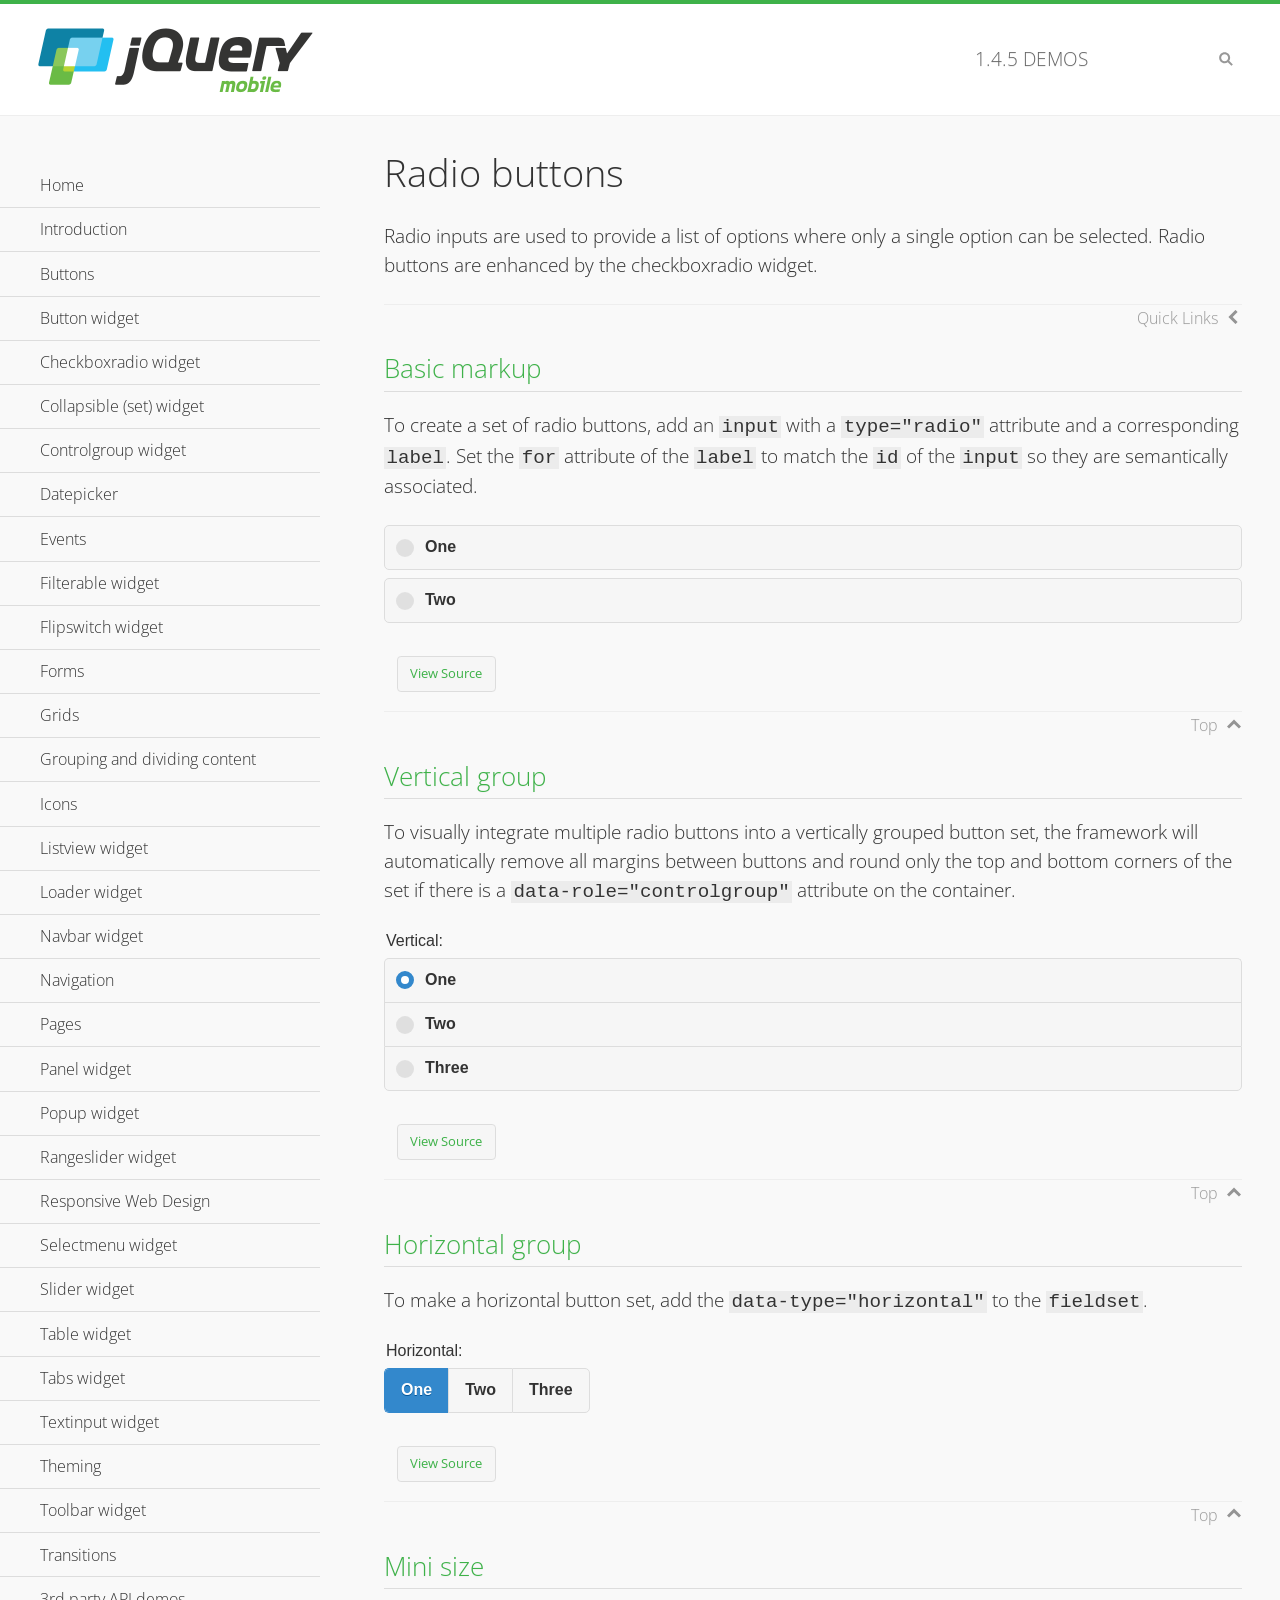
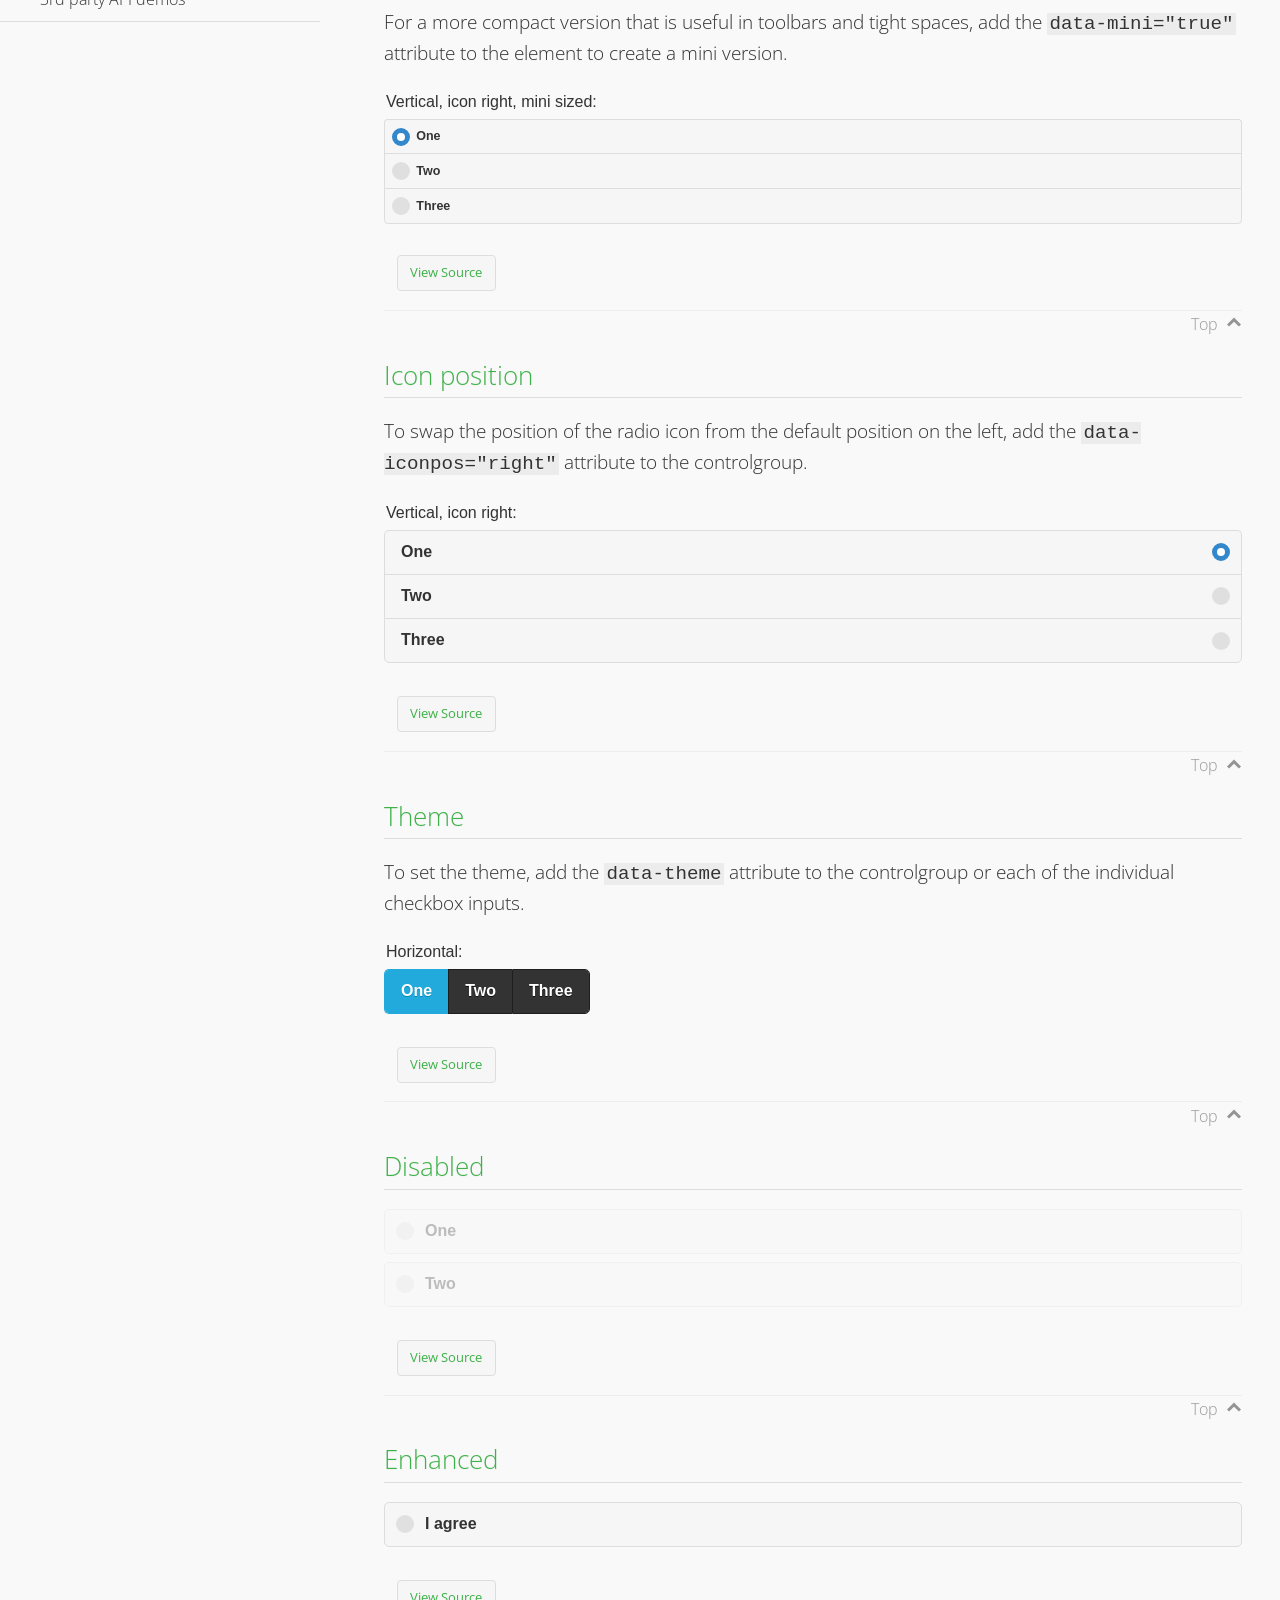
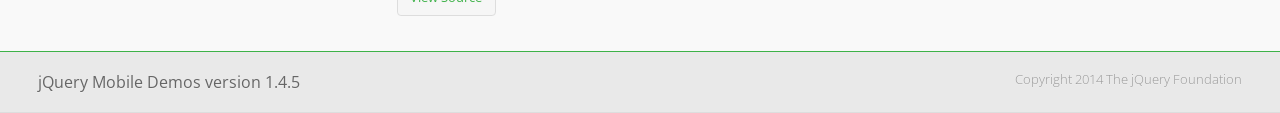
<file: FilkomNews/www/css/demos/checkboxradio-radio/index.html>
<!DOCTYPE html>
<html>
<head>
	<meta charset="utf-8">
	<meta name="viewport" content="width=device-width, initial-scale=1">
	<title>Radio buttons - jQuery Mobile Demos</title>
	<link rel="shortcut icon" href="../favicon.ico">
	<link rel="stylesheet" href="http://fonts.googleapis.com/css?family=Open+Sans:300,400,700">
	<link rel="stylesheet" href="../css/themes/default/jquery.mobile-1.4.5.min.css">
	<link rel="stylesheet" href="../_assets/css/jqm-demos.css">
	<script src="../js/jquery.js"></script>
	<script src="../_assets/js/index.js"></script>
	<script src="../js/jquery.mobile-1.4.5.min.js"></script>
</head>
<body>
<div data-role="page" class="jqm-demos" data-quicklinks="true">

	<div data-role="header" class="jqm-header">
		<h2><a href="../" title="jQuery Mobile Demos home"><img src="../_assets/img/jquery-logo.png" alt="jQuery Mobile"></a></h2>
		<p><span class="jqm-version"></span> Demos</p>
		<a href="#" class="jqm-navmenu-link ui-btn ui-btn-icon-notext ui-corner-all ui-icon-bars ui-nodisc-icon ui-alt-icon ui-btn-left">Menu</a>
		<a href="#" class="jqm-search-link ui-btn ui-btn-icon-notext ui-corner-all ui-icon-search ui-nodisc-icon ui-alt-icon ui-btn-right">Search</a>
	</div><!-- /header -->

	<div role="main" class="ui-content jqm-content">

		<h1>Radio buttons</h1>

		<p>Radio inputs are used to provide a list of options where only a single option can be selected. Radio buttons are enhanced by the checkboxradio widget.</p>

		<h2>Basic markup</h2>

		<p>To create a set of radio buttons, add an <code>input</code> with a <code>type="radio"</code> attribute and a corresponding <code>label</code>. Set the <code>for</code> attribute of the <code>label</code> to match the <code>id</code> of the <code>input</code> so they are semantically associated.</p>

		<div data-demo-html="true">
			<form>
				<label>
					<input type="radio" name="radio-choice-0" id="radio-choice-0a">One
				</label>

				<label for="radio-choice-0b">Two</label>
				<input type="radio" name="radio-choice-0" id="radio-choice-0b" class="custom">
			</form>
		</div><!--/demo-html -->

		<h2>Vertical group</h2>

		<p>To visually integrate multiple radio buttons into a vertically grouped button set, the framework will automatically remove all margins between buttons and round only the top and bottom corners of the set if there is a <code> data-role="controlgroup"</code> attribute on the container.</p>

		<div data-demo-html="true">
			<form>
					<fieldset data-role="controlgroup">
					<legend>Vertical:</legend>
					<input type="radio" name="radio-choice-v-2" id="radio-choice-v-2a" value="on" checked="checked">
					<label for="radio-choice-v-2a">One</label>
					<input type="radio" name="radio-choice-v-2" id="radio-choice-v-2b" value="off">
					<label for="radio-choice-v-2b">Two</label>
					<input type="radio" name="radio-choice-v-2" id="radio-choice-v-2c" value="other">
					<label for="radio-choice-v-2c">Three</label>
				</fieldset>
			</form>
		</div><!--/demo-html -->

		<h2>Horizontal group</h2>

		<p>To make a horizontal button set, add the <code> data-type="horizontal"</code> to the <code>fieldset</code>.</p>

		<div data-demo-html="true">
			<form>
				<fieldset data-role="controlgroup" data-type="horizontal">
					<legend>Horizontal:</legend>
					<input type="radio" name="radio-choice-h-2" id="radio-choice-h-2a" value="on" checked="checked">
					<label for="radio-choice-h-2a">One</label>
					<input type="radio" name="radio-choice-h-2" id="radio-choice-h-2b" value="off">
					<label for="radio-choice-h-2b">Two</label>
					<input type="radio" name="radio-choice-h-2" id="radio-choice-h-2c" value="other">
					<label for="radio-choice-h-2c">Three</label>
				</fieldset>
			</form>
		</div><!--/demo-html -->

		<h2>Mini size</h2>

		<p>For a more compact version that is useful in toolbars and tight spaces, add the <code>data-mini="true"</code> attribute to the element to create a mini version. </p>

		<div data-demo-html="true">
			<form>
				<fieldset data-role="controlgroup" data-mini="true">
					<legend>Vertical, icon right, mini sized:</legend>
					<input type="radio" name="radio-choice-v-6" id="radio-choice-v-6a" value="on" checked="checked">
					<label for="radio-choice-v-6a">One</label>
					<input type="radio" name="radio-choice-v-6" id="radio-choice-v-6b" value="off">
					<label for="radio-choice-v-6b">Two</label>
					<input type="radio" name="radio-choice-v-6" id="radio-choice-v-6c" value="other">
					<label for="radio-choice-v-6c">Three</label>
				</fieldset>
			</form>
		</div><!--/demo-html -->

		<h2>Icon position</h2>

		<p>To swap the position of the radio icon from the default position on the left, add the <code>data-iconpos="right"</code> attribute to the controlgroup.</p>

		<div data-demo-html="true">
			<form>
				<fieldset data-role="controlgroup" data-iconpos="right">
					<legend>Vertical, icon right:</legend>
					<input type="radio" name="radio-choice-w-6" id="radio-choice-w-6a" value="on" checked="checked">
					<label for="radio-choice-w-6a">One</label>
					<input type="radio" name="radio-choice-w-6" id="radio-choice-w-6b" value="off">
					<label for="radio-choice-w-6b">Two</label>
					<input type="radio" name="radio-choice-w-6" id="radio-choice-w-6c" value="other">
					<label for="radio-choice-w-6c">Three</label>
				</fieldset>
			</form>
		</div><!--/demo-html -->

		<h2>Theme</h2>

		<p>To set the theme, add the <code>data-theme</code> attribute to the controlgroup or each of the individual checkbox inputs.</p>

		<div data-demo-html="true">
			<form>
				<fieldset data-role="controlgroup" data-theme="b" data-type="horizontal">
					<legend>Horizontal:</legend>
					<input type="radio" name="radio-choice-t-6" id="radio-choice-t-6a" value="on" checked="checked">
					<label for="radio-choice-t-6a">One</label>
					<input type="radio" name="radio-choice-t-6" id="radio-choice-t-6b" value="off">
					<label for="radio-choice-t-6b">Two</label>
					<input type="radio" name="radio-choice-t-6" id="radio-choice-t-6c" value="other">
					<label for="radio-choice-t-6c">Three</label>
				</fieldset>
			</form>
		</div><!--/demo-html -->

		<h2>Disabled</h2>

		<div data-demo-html="true">
			<form>
				<label>
					<input type="radio" name="radio-choice-7" id="radio-choice-7a" disabled="disabled">One
				</label>
				<label for="radio-choice-7b">Two</label>
				<input type="radio" name="radio-choice-7" id="radio-choice-7b" disabled="disabled">
			</form>
		</div><!--/demo-html -->

		<h2>Enhanced</h2>

		<div data-demo-html="true">
			<div class="ui-radio">
				<label for="radio-enhanced" class="ui-btn ui-corner-all ui-btn-inherit ui-btn-icon-left ui-radio-off">I agree</label>
				<input type="radio" name="radio-enhanced" id="radio-enhanced" data-enhanced="true">
			</div>
		</div><!--/demo-html -->

	</div><!-- /content -->
	    <div data-role="panel" class="jqm-navmenu-panel" data-position="left" data-display="overlay" data-theme="a">
	    	<ul class="jqm-list ui-alt-icon ui-nodisc-icon">
<li data-filtertext="demos homepage" data-icon="home"><a href=".././">Home</a></li>
<li data-filtertext="introduction overview getting started"><a href="../intro/" data-ajax="false">Introduction</a></li>
<li data-filtertext="buttons button markup buttonmarkup method anchor link button element"><a href="../button-markup/" data-ajax="false">Buttons</a></li>
<li data-filtertext="form button widget input button submit reset"><a href="../button/" data-ajax="false">Button widget</a></li>
<li data-role="collapsible" data-enhanced="true" data-collapsed-icon="carat-d" data-expanded-icon="carat-u" data-iconpos="right" data-inset="false" class="ui-collapsible ui-collapsible-themed-content ui-collapsible-collapsed">
	<h3 class="ui-collapsible-heading ui-collapsible-heading-collapsed">
		<a href="#" class="ui-collapsible-heading-toggle ui-btn ui-btn-icon-right ui-btn-inherit ui-icon-carat-d">
		    Checkboxradio widget<span class="ui-collapsible-heading-status"> click to expand contents</span>
		</a>
	</h3>
	<div class="ui-collapsible-content ui-body-inherit ui-collapsible-content-collapsed" aria-hidden="true">
		<ul>
			<li data-filtertext="form checkboxradio widget checkbox input checkboxes controlgroups"><a href="../checkboxradio-checkbox/" data-ajax="false">Checkboxes</a></li>
			<li data-filtertext="form checkboxradio widget radio input radio buttons controlgroups"><a href="../checkboxradio-radio/" data-ajax="false">Radio buttons</a></li>
		</ul>
	</div>
</li>
<li data-role="collapsible" data-enhanced="true" data-collapsed-icon="carat-d" data-expanded-icon="carat-u" data-iconpos="right" data-inset="false" class="ui-collapsible ui-collapsible-themed-content ui-collapsible-collapsed">
	<h3 class="ui-collapsible-heading ui-collapsible-heading-collapsed">
		<a href="#" class="ui-collapsible-heading-toggle ui-btn ui-btn-icon-right ui-btn-inherit ui-icon-carat-d">
			Collapsible (set) widget<span class="ui-collapsible-heading-status"> click to expand contents</span>
		</a>
	</h3>
	<div class="ui-collapsible-content ui-body-inherit ui-collapsible-content-collapsed" aria-hidden="true">
		<ul>
			<li data-filtertext="collapsibles content formatting"><a href="../collapsible/" data-ajax="false">Collapsible</a></li>
			<li data-filtertext="dynamic collapsible set accordion append expand"><a href="../collapsible-dynamic/" data-ajax="false">Dynamic collapsibles</a></li>
			<li data-filtertext="accordions collapsible set widget content formatting grouped collapsibles"><a href="../collapsibleset/" data-ajax="false">Collapsible set</a></li>
		</ul>
	</div>
</li>
<li data-role="collapsible" data-enhanced="true" data-collapsed-icon="carat-d" data-expanded-icon="carat-u" data-iconpos="right" data-inset="false" class="ui-collapsible ui-collapsible-themed-content ui-collapsible-collapsed">
	<h3 class="ui-collapsible-heading ui-collapsible-heading-collapsed">
		<a href="#" class="ui-collapsible-heading-toggle ui-btn ui-btn-icon-right ui-btn-inherit ui-icon-carat-d">
			Controlgroup widget<span class="ui-collapsible-heading-status"> click to expand contents</span>
		</a>
	</h3>
	<div class="ui-collapsible-content ui-body-inherit ui-collapsible-content-collapsed" aria-hidden="true">
		<ul>
			<li data-filtertext="controlgroups selectmenu checkboxradio input grouped buttons horizontal vertical"><a href="../controlgroup/" data-ajax="false">Controlgroup</a></li>
			<li data-filtertext="dynamic controlgroup dynamically add buttons"><a href="../controlgroup-dynamic/" data-ajax="false">Dynamic controlgroups</a></li>
		</ul>
	</div>
</li>
<li data-filtertext="form datepicker widget date input"><a href="../datepicker/" data-ajax="false">Datepicker</a></li>
<li data-role="collapsible" data-enhanced="true" data-collapsed-icon="carat-d" data-expanded-icon="carat-u" data-iconpos="right" data-inset="false" class="ui-collapsible ui-collapsible-themed-content ui-collapsible-collapsed">
	<h3 class="ui-collapsible-heading ui-collapsible-heading-collapsed">
		<a href="#" class="ui-collapsible-heading-toggle ui-btn ui-btn-icon-right ui-btn-inherit ui-icon-carat-d">
			Events<span class="ui-collapsible-heading-status"> click to expand contents</span>
		</a>
	</h3>
	<div class="ui-collapsible-content ui-body-inherit ui-collapsible-content-collapsed" aria-hidden="true">
		<ul>
			<li data-filtertext="swipe to delete list items listviews swipe events"><a href="../swipe-list/" data-ajax="false">Swipe list items</a></li>
			<li data-filtertext="swipe to navigate swipe page navigation swipe events"><a href="../swipe-page/" data-ajax="false">Swipe page navigation</a></li>
		</ul>
	</div>
</li>
<li data-filtertext="filterable filter elements sorting searching listview table"><a href="../filterable/" data-ajax="false">Filterable widget</a></li>
<li data-filtertext="form flipswitch widget flip toggle switch binary select checkbox input"><a href="../flipswitch/" data-ajax="false">Flipswitch widget</a></li>
<li data-role="collapsible" data-enhanced="true" data-collapsed-icon="carat-d" data-expanded-icon="carat-u" data-iconpos="right" data-inset="false" class="ui-collapsible ui-collapsible-themed-content ui-collapsible-collapsed">
	<h3 class="ui-collapsible-heading ui-collapsible-heading-collapsed">
		<a href="#" class="ui-collapsible-heading-toggle ui-btn ui-btn-icon-right ui-btn-inherit ui-icon-carat-d">
			Forms<span class="ui-collapsible-heading-status"> click to expand contents</span>
		</a>
	</h3>
	<div class="ui-collapsible-content ui-body-inherit ui-collapsible-content-collapsed" aria-hidden="true">
		<ul>
			<li data-filtertext="forms text checkbox radio range button submit reset inputs selects textarea slider flipswitch label form elements"><a href="../forms/" data-ajax="false">Forms</a></li>
			<li data-filtertext="form hide labels hidden accessible ui-hidden-accessible forms"><a href="../forms-label-hidden-accessible/" data-ajax="false">Hide labels</a></li>
			<li data-filtertext="form field containers fieldcontain ui-field-contain forms"><a href="../forms-field-contain/" data-ajax="false">Field containers</a></li>
			<li data-filtertext="forms disabled form elements"><a href="../forms-disabled/" data-ajax="false">Forms disabled</a></li>
			<li data-filtertext="forms gallery examples overview forms text checkbox radio range button submit reset inputs selects textarea slider flipswitch label form elements"><a href="../forms-gallery/" data-ajax="false">Forms gallery</a></li>
		</ul>
	</div>
</li>
<li data-role="collapsible" data-enhanced="true" data-collapsed-icon="carat-d" data-expanded-icon="carat-u" data-iconpos="right" data-inset="false" class="ui-collapsible ui-collapsible-themed-content ui-collapsible-collapsed">
	<h3 class="ui-collapsible-heading ui-collapsible-heading-collapsed">
		<a href="#" class="ui-collapsible-heading-toggle ui-btn ui-btn-icon-right ui-btn-inherit ui-icon-carat-d">
			Grids<span class="ui-collapsible-heading-status"> click to expand contents</span>
		</a>
	</h3>
	<div class="ui-collapsible-content ui-body-inherit ui-collapsible-content-collapsed" aria-hidden="true">
		<ul>
			<li data-filtertext="grids columns blocks content formatting rwd responsive css framework"><a href="../grids/" data-ajax="false">Grids</a></li>
			<li data-filtertext="buttons in grids css framework"><a href="../grids-buttons/" data-ajax="false">Buttons in grids</a></li>
			<li data-filtertext="custom responsive grids rwd css framework"><a href="../grids-custom-responsive/" data-ajax="false">Custom responsive grids</a></li>
		</ul>
	</div>
</li>
<li data-filtertext="blocks content formatting sections heading"><a href="../body-bar-classes/" data-ajax="false">Grouping and dividing content</a></li>
<li data-role="collapsible" data-enhanced="true" data-collapsed-icon="carat-d" data-expanded-icon="carat-u" data-iconpos="right" data-inset="false" class="ui-collapsible ui-collapsible-themed-content ui-collapsible-collapsed">
	<h3 class="ui-collapsible-heading ui-collapsible-heading-collapsed">
		<a href="#" class="ui-collapsible-heading-toggle ui-btn ui-btn-icon-right ui-btn-inherit ui-icon-carat-d">
			Icons<span class="ui-collapsible-heading-status"> click to expand contents</span>
		</a>
	</h3>
	<div class="ui-collapsible-content ui-body-inherit ui-collapsible-content-collapsed" aria-hidden="true">
		<ul>
			<li data-filtertext="button icons svg disc alt custom icon position"><a href="../icons/" data-ajax="false">Icons</a></li>
			<li data-filtertext=""><a href="../icons-grunticon/" data-ajax="false">Grunticon loader</a></li>
		</ul>
	</div>
</li>
<li data-role="collapsible" data-enhanced="true" data-collapsed-icon="carat-d" data-expanded-icon="carat-u" data-iconpos="right" data-inset="false" class="ui-collapsible ui-collapsible-themed-content ui-collapsible-collapsed">
	<h3 class="ui-collapsible-heading ui-collapsible-heading-collapsed">
		<a href="#" class="ui-collapsible-heading-toggle ui-btn ui-btn-icon-right ui-btn-inherit ui-icon-carat-d">
			Listview widget<span class="ui-collapsible-heading-status"> click to expand contents</span>
		</a>
	</h3>
	<div class="ui-collapsible-content ui-body-inherit ui-collapsible-content-collapsed" aria-hidden="true">
		<ul>
			<li data-filtertext="listview widget thumbnails icons nested split button collapsible ul ol"><a href="../listview/" data-ajax="false">Listview</a></li>
			<li data-filtertext="autocomplete filterable reveal listview filtertextbeforefilter placeholder"><a href="../listview-autocomplete/" data-ajax="false">Listview autocomplete</a></li>
			<li data-filtertext="autocomplete filterable reveal listview remote data filtertextbeforefilter placeholder"><a href="../listview-autocomplete-remote/" data-ajax="false">Listview autocomplete remote data</a></li>
			<li data-filtertext="autodividers anchor jump scroll linkbars listview lists ul ol"><a href="../listview-autodividers-linkbar/" data-ajax="false">Listview autodividers linkbar</a></li>
			<li data-filtertext="listview autodividers selector autodividersselector lists ul ol"><a href="../listview-autodividers-selector/" data-ajax="false">Listview autodividers selector</a></li>
			<li data-filtertext="listview nested list items"><a href="../listview-nested-lists/" data-ajax="false">Nested Listviews</a></li>
			<li data-filtertext="listview collapsible list items flat"><a href="../listview-collapsible-item-flat/" data-ajax="false">Listview collapsible list items (flat)</a></li>
			<li data-filtertext="listview collapsible list indented"><a href="../listview-collapsible-item-indented/" data-ajax="false">Listview collapsible list items (indented)</a></li>
			<li data-filtertext="grid listview responsive grids responsive listviews lists ul"><a href="../listview-grid/" data-ajax="false">Listview responsive grid</a></li>
		</ul>
	</div>
</li>
<li data-filtertext="loader widget page loading navigation overlay spinner"><a href="../loader/" data-ajax="false">Loader widget</a></li>
<li data-filtertext="navbar widget navmenu toolbars header footer"><a href="../navbar/" data-ajax="false">Navbar widget</a></li>
<li data-role="collapsible" data-enhanced="true" data-collapsed-icon="carat-d" data-expanded-icon="carat-u" data-iconpos="right" data-inset="false" class="ui-collapsible ui-collapsible-themed-content ui-collapsible-collapsed">
	<h3 class="ui-collapsible-heading ui-collapsible-heading-collapsed">
		<a href="#" class="ui-collapsible-heading-toggle ui-btn ui-btn-icon-right ui-btn-inherit ui-icon-carat-d">
			Navigation<span class="ui-collapsible-heading-status"> click to expand contents</span>
		</a>
	</h3>
	<div class="ui-collapsible-content ui-body-inherit ui-collapsible-content-collapsed" aria-hidden="true">
		<ul>
			<li data-filtertext="ajax navigation navigate widget history event method"><a href="../navigation/" data-ajax="false">Navigation</a></li>
			<li data-filtertext="linking pages page links navigation ajax prefetch cache"><a href="../navigation-linking-pages/" data-ajax="false">Linking pages</a></li>
			<!-- <li data-filtertext="php redirect server redirection server-side navigation"><a href="../navigation-php-redirect/" data-ajax="false">PHP redirect demo</a></li>-->
			<li data-filtertext="navigation redirection hash query"><a href="../navigation-hash-processing/" data-ajax="false">Hash processing demo</a></li>
			<li data-filtertext="navigation redirection hash query"><a href="../page-events/" data-ajax="false">Page Navigation Events</a></li>
		</ul>
	</div>
</li>
<li data-role="collapsible" data-enhanced="true" data-collapsed-icon="carat-d" data-expanded-icon="carat-u" data-iconpos="right" data-inset="false" class="ui-collapsible ui-collapsible-themed-content ui-collapsible-collapsed">
	<h3 class="ui-collapsible-heading ui-collapsible-heading-collapsed">
		<a href="#" class="ui-collapsible-heading-toggle ui-btn ui-btn-icon-right ui-btn-inherit ui-icon-carat-d">
			Pages<span class="ui-collapsible-heading-status"> click to expand contents</span>
		</a>
	</h3>
	<div class="ui-collapsible-content ui-body-inherit ui-collapsible-content-collapsed" aria-hidden="true">
		<ul>
			<li data-filtertext="pages page widget ajax navigation"><a href="../pages/" data-ajax="false">Pages</a></li>
			<li data-filtertext="single page"><a href="../pages-single-page/" data-ajax="false">Single page</a></li>
			<li data-filtertext="multipage multi-page page"><a href="../pages-multi-page/" data-ajax="false">Multi-page template</a></li>
			<li data-filtertext="dialog page widget modal popup"><a href="../pages-dialog/" data-ajax="false">Dialog page</a></li>
		</ul>
	</div>
</li>
<li data-role="collapsible" data-enhanced="true" data-collapsed-icon="carat-d" data-expanded-icon="carat-u" data-iconpos="right" data-inset="false" class="ui-collapsible ui-collapsible-themed-content ui-collapsible-collapsed">
	<h3 class="ui-collapsible-heading ui-collapsible-heading-collapsed">
		<a href="#" class="ui-collapsible-heading-toggle ui-btn ui-btn-icon-right ui-btn-inherit ui-icon-carat-d">
			Panel widget<span class="ui-collapsible-heading-status"> click to expand contents</span>
		</a>
	</h3>
	<div class="ui-collapsible-content ui-body-inherit ui-collapsible-content-collapsed" aria-hidden="true">
		<ul>
			<li data-filtertext="panel widget sliding panels reveal push overlay responsive"><a href="../panel/" data-ajax="false">Panel</a></li>
			<li data-filtertext=""><a href="../panel-external/" data-ajax="false">External panels</a></li>
			<li data-filtertext="panel "><a href="../panel-fixed/" data-ajax="false">Fixed panels</a></li>
			<li data-filtertext="panel slide panels sliding panels shadow rwd responsive breakpoint"><a href="../panel-responsive/" data-ajax="false">Panels responsive</a></li>
			<li data-filtertext="panel custom style custom panel width reveal shadow listview panel styling page background wrapper"><a href="../panel-styling/" data-ajax="false">Custom panel style</a></li>
			<li data-filtertext="panel open on swipe"><a href="../panel-swipe-open/" data-ajax="false">Panel open on swipe</a></li>
			<li data-filtertext="panels outside page internal external toolbars"><a href="../panel-external-internal/" data-ajax="false">Panel external and internal</a></li>
		</ul>
	</div>
</li>
<li data-role="collapsible" data-enhanced="true" data-collapsed-icon="carat-d" data-expanded-icon="carat-u" data-iconpos="right" data-inset="false" class="ui-collapsible ui-collapsible-themed-content ui-collapsible-collapsed">
	<h3 class="ui-collapsible-heading ui-collapsible-heading-collapsed">
		<a href="#" class="ui-collapsible-heading-toggle ui-btn ui-btn-icon-right ui-btn-inherit ui-icon-carat-d">
			Popup widget<span class="ui-collapsible-heading-status"> click to expand contents</span>
		</a>
	</h3>
	<div class="ui-collapsible-content ui-body-inherit ui-collapsible-content-collapsed" aria-hidden="true">
		<ul>
			<li data-filtertext="popup widget popups dialog modal transition tooltip lightbox form overlay screen flip pop fade transition"><a href="../popup/" data-ajax="false">Popup</a></li>
			<li data-filtertext="popup alignment position"><a href="../popup-alignment/" data-ajax="false">Popup alignment</a></li>
			<li data-filtertext="popup arrow size popups popover"><a href="../popup-arrow-size/" data-ajax="false">Popup arrow size</a></li>
			<li data-filtertext="dynamic popups popup images lightbox"><a href="../popup-dynamic/" data-ajax="false">Dynamic popups</a></li>
			<li data-filtertext="popups with iframes scaling"><a href="../popup-iframe/" data-ajax="false">Popups with iframes</a></li>
			<li data-filtertext="popup image scaling"><a href="../popup-image-scaling/" data-ajax="false">Popup image scaling</a></li>
			<li data-filtertext="external popup outside multi-page"><a href="../popup-outside-multipage/" data-ajax="false">Popup outside multi-page</a></li>
		</ul>
	</div>
</li>
<li data-filtertext="form rangeslider widget dual sliders dual handle sliders range input"><a href="../rangeslider/" data-ajax="false">Rangeslider widget</a></li>
<li data-filtertext="responsive web design rwd adaptive progressive enhancement PE accessible mobile breakpoints media query media queries"><a href="../rwd/" data-ajax="false">Responsive Web Design</a></li>
<li data-role="collapsible" data-enhanced="true" data-collapsed-icon="carat-d" data-expanded-icon="carat-u" data-iconpos="right" data-inset="false" class="ui-collapsible ui-collapsible-themed-content ui-collapsible-collapsed">
	<h3 class="ui-collapsible-heading ui-collapsible-heading-collapsed">
		<a href="#" class="ui-collapsible-heading-toggle ui-btn ui-btn-icon-right ui-btn-inherit ui-icon-carat-d">
			Selectmenu widget<span class="ui-collapsible-heading-status"> click to expand contents</span>
		</a>
	</h3>
	<div class="ui-collapsible-content ui-body-inherit ui-collapsible-content-collapsed" aria-hidden="true">
		<ul>
			<li data-filtertext="form selectmenu widget select input custom select menu selects"><a href="../selectmenu/" data-ajax="false">Selectmenu</a></li>
			<li data-filtertext="form custom select menu selectmenu widget custom menu option optgroup multiple selects"><a href="../selectmenu-custom/" data-ajax="false">Custom select menu</a></li>
			<li data-filtertext="filterable select filter popup dialog"><a href="../selectmenu-custom-filter/" data-ajax="false">Custom select menu with filter</a></li>
		</ul>
	</div>
</li>
<li data-role="collapsible" data-enhanced="true" data-collapsed-icon="carat-d" data-expanded-icon="carat-u" data-iconpos="right" data-inset="false" class="ui-collapsible ui-collapsible-themed-content ui-collapsible-collapsed">
	<h3 class="ui-collapsible-heading ui-collapsible-heading-collapsed">
		<a href="#" class="ui-collapsible-heading-toggle ui-btn ui-btn-icon-right ui-btn-inherit ui-icon-carat-d">
			Slider widget<span class="ui-collapsible-heading-status"> click to expand contents</span>
		</a>
	</h3>
	<div class="ui-collapsible-content ui-body-inherit ui-collapsible-content-collapsed" aria-hidden="true">
		<ul>
			<li data-filtertext="form slider widget range input single sliders"><a href="../slider/" data-ajax="false">Slider</a></li>
			<li data-filtertext="form slider widget flipswitch slider binary select flip toggle switch"><a href="../slider-flipswitch/" data-ajax="false">Slider flip toggle switch</a></li>
			<li data-filtertext="form slider tooltip handle value input range sliders"><a href="../slider-tooltip/" data-ajax="false">Slider tooltip</a></li>
		</ul>
	</div>
</li>
<li data-role="collapsible" data-enhanced="true" data-collapsed-icon="carat-d" data-expanded-icon="carat-u" data-iconpos="right" data-inset="false" class="ui-collapsible ui-collapsible-themed-content ui-collapsible-collapsed">
	<h3 class="ui-collapsible-heading ui-collapsible-heading-collapsed">
		<a href="#" class="ui-collapsible-heading-toggle ui-btn ui-btn-icon-right ui-btn-inherit ui-icon-carat-d">
			Table widget<span class="ui-collapsible-heading-status"> click to expand contents</span>
		</a>
	</h3>
	<div class="ui-collapsible-content ui-body-inherit ui-collapsible-content-collapsed" aria-hidden="true">
		<ul>
			<li data-filtertext="table widget reflow column toggle th td responsive tables rwd hide show tabular"><a href="../table-column-toggle/" data-ajax="false">Table Column Toggle</a></li>
			<li data-filtertext="table column toggle phone comparison demo"><a href="../table-column-toggle-example/" data-ajax="false">Table Column Toggle demo</a></li>
			<li data-filtertext="responsive tables table column toggle heading groups rwd breakpoint"><a href="../table-column-toggle-heading-groups/" data-ajax="false">Table Column Toggle heading groups</a></li>
			<li data-filtertext="responsive tables table column toggle hide rwd breakpoint customization options"><a href="../table-column-toggle-options/" data-ajax="false">Table Column Toggle options</a></li>
			<li data-filtertext="table reflow th td responsive rwd columns tabular"><a href="../table-reflow/" data-ajax="false">Table Reflow</a></li>
			<li data-filtertext="responsive tables table reflow heading groups rwd breakpoint"><a href="../table-reflow-heading-groups/" data-ajax="false">Table Reflow heading groups</a></li>
			<li data-filtertext="responsive tables table reflow stripes strokes table style"><a href="../table-reflow-stripes-strokes/" data-ajax="false">Table Reflow stripes and strokes</a></li>
			<li data-filtertext="responsive tables table reflow stack custom styles"><a href="../table-reflow-styling/" data-ajax="false">Table Reflow custom styles</a></li>
		</ul>
	</div>
</li>
<li data-filtertext="ui tabs widget"><a href="../tabs/" data-ajax="false">Tabs widget</a></li>
<li data-filtertext="form textinput widget text input textarea number date time tel email file color password"><a href="../textinput/" data-ajax="false">Textinput widget</a></li>
<li data-role="collapsible" data-enhanced="true" data-collapsed-icon="carat-d" data-expanded-icon="carat-u" data-iconpos="right" data-inset="false" class="ui-collapsible ui-collapsible-themed-content ui-collapsible-collapsed">
	<h3 class="ui-collapsible-heading ui-collapsible-heading-collapsed">
		<a href="#" class="ui-collapsible-heading-toggle ui-btn ui-btn-icon-right ui-btn-inherit ui-icon-carat-d">
			Theming<span class="ui-collapsible-heading-status"> click to expand contents</span>
		</a>
	</h3>
	<div class="ui-collapsible-content ui-body-inherit ui-collapsible-content-collapsed" aria-hidden="true">
		<ul>
			<li data-filtertext="default theme swatches theming style css"><a href="../theme-default/" data-ajax="false">Default theme</a></li>
			<li data-filtertext="classic theme old theme swatches theming style css"><a href="../theme-classic/" data-ajax="false">Classic theme</a></li>
		</ul>
	</div>
</li>
<li data-role="collapsible" data-enhanced="true" data-collapsed-icon="carat-d" data-expanded-icon="carat-u" data-iconpos="right" data-inset="false" class="ui-collapsible ui-collapsible-themed-content ui-collapsible-collapsed">
	<h3 class="ui-collapsible-heading ui-collapsible-heading-collapsed">
		<a href="#" class="ui-collapsible-heading-toggle ui-btn ui-btn-icon-right ui-btn-inherit ui-icon-carat-d">
			Toolbar widget<span class="ui-collapsible-heading-status"> click to expand contents</span>
		</a>
	</h3>
	<div class="ui-collapsible-content ui-body-inherit ui-collapsible-content-collapsed" aria-hidden="true">
		<ul>
			<li data-filtertext="toolbar widget header footer toolbars fixed fullscreen external sections"><a href="../toolbar/" data-ajax="false">Toolbar</a></li>
			<li data-filtertext="dynamic toolbars dynamically add toolbar header footer"><a href="../toolbar-dynamic/" data-ajax="false">Dynamic toolbars</a></li>
			<li data-filtertext="external toolbars header footer"><a href="../toolbar-external/" data-ajax="false">External toolbars</a></li>
			<li data-filtertext="fixed toolbars header footer"><a href="../toolbar-fixed/" data-ajax="false">Fixed toolbars</a></li>
			<li data-filtertext="fixed fullscreen toolbars header footer"><a href="../toolbar-fixed-fullscreen/" data-ajax="false">Fullscreen toolbars</a></li>
			<li data-filtertext="external fixed toolbars header footer"><a href="../toolbar-fixed-external/" data-ajax="false">Fixed external toolbars</a></li>
			<li data-filtertext="external persistent toolbars header footer navbar navmenu"><a href="../toolbar-fixed-persistent/" data-ajax="false">Persistent toolbars</a></li>
			<li data-filtertext="external ajax optimized toolbars persistent toolbars header footer navbar"><a href="../toolbar-fixed-persistent-optimized/" data-ajax="false">Ajax optimized toolbars</a></li>
			<li data-filtertext="form in toolbars header footer"><a href="../toolbar-fixed-forms/" data-ajax="false">Form in toolbar</a></li>
		</ul>
	</div>
</li>
<li data-filtertext="page transitions animated pages popup navigation flip slide fade pop"><a href="../transitions/" data-ajax="false">Transitions</a></li>
<li data-role="collapsible" data-enhanced="true" data-collapsed-icon="carat-d" data-expanded-icon="carat-u" data-iconpos="right" data-inset="false" class="ui-collapsible ui-collapsible-themed-content ui-collapsible-collapsed">
	<h3 class="ui-collapsible-heading ui-collapsible-heading-collapsed">
		<a href="#" class="ui-collapsible-heading-toggle ui-btn ui-btn-icon-right ui-btn-inherit ui-icon-carat-d">
			3rd party API demos<span class="ui-collapsible-heading-status"> click to expand contents</span>
		</a>
	</h3>
	<div class="ui-collapsible-content ui-body-inherit ui-collapsible-content-collapsed" aria-hidden="true">
		<ul>
			<li data-filtertext="backbone requirejs navigation router"><a href="../backbone-requirejs/" data-ajax="false">Backbone RequireJS</a></li>
			<li data-filtertext="google maps geolocation demo"><a href="../map-geolocation/" data-ajax="false">Google Maps geolocation</a></li>
			<li data-filtertext="google maps hybrid"><a href="../map-list-toggle/" data-ajax="false">Google Maps list toggle</a></li>
		</ul>
	</div>
</li>



		     </ul>
		</div><!-- /panel -->


	<div data-role="footer" data-position="fixed" data-tap-toggle="false" class="jqm-footer">
		<p>jQuery Mobile Demos version <span class="jqm-version"></span></p>
		<p>Copyright 2014 The jQuery Foundation</p>
	</div><!-- /footer -->
	<!-- TODO: This should become an external panel so we can add input to markup (unique ID) -->
    <div data-role="panel" class="jqm-search-panel" data-position="right" data-display="overlay" data-theme="a">
		<div class="jqm-search">
			<ul class="jqm-list" data-filter-placeholder="Search demos..." data-filter-reveal="true">
<li data-filtertext="demos homepage" data-icon="home"><a href=".././">Home</a></li>
<li data-filtertext="introduction overview getting started"><a href="../intro/" data-ajax="false">Introduction</a></li>
<li data-filtertext="buttons button markup buttonmarkup method anchor link button element"><a href="../button-markup/" data-ajax="false">Buttons</a></li>
<li data-filtertext="form button widget input button submit reset"><a href="../button/" data-ajax="false">Button widget</a></li>
<li data-role="collapsible" data-enhanced="true" data-collapsed-icon="carat-d" data-expanded-icon="carat-u" data-iconpos="right" data-inset="false" class="ui-collapsible ui-collapsible-themed-content ui-collapsible-collapsed">
	<h3 class="ui-collapsible-heading ui-collapsible-heading-collapsed">
		<a href="#" class="ui-collapsible-heading-toggle ui-btn ui-btn-icon-right ui-btn-inherit ui-icon-carat-d">
		    Checkboxradio widget<span class="ui-collapsible-heading-status"> click to expand contents</span>
		</a>
	</h3>
	<div class="ui-collapsible-content ui-body-inherit ui-collapsible-content-collapsed" aria-hidden="true">
		<ul>
			<li data-filtertext="form checkboxradio widget checkbox input checkboxes controlgroups"><a href="../checkboxradio-checkbox/" data-ajax="false">Checkboxes</a></li>
			<li data-filtertext="form checkboxradio widget radio input radio buttons controlgroups"><a href="../checkboxradio-radio/" data-ajax="false">Radio buttons</a></li>
		</ul>
	</div>
</li>
<li data-role="collapsible" data-enhanced="true" data-collapsed-icon="carat-d" data-expanded-icon="carat-u" data-iconpos="right" data-inset="false" class="ui-collapsible ui-collapsible-themed-content ui-collapsible-collapsed">
	<h3 class="ui-collapsible-heading ui-collapsible-heading-collapsed">
		<a href="#" class="ui-collapsible-heading-toggle ui-btn ui-btn-icon-right ui-btn-inherit ui-icon-carat-d">
			Collapsible (set) widget<span class="ui-collapsible-heading-status"> click to expand contents</span>
		</a>
	</h3>
	<div class="ui-collapsible-content ui-body-inherit ui-collapsible-content-collapsed" aria-hidden="true">
		<ul>
			<li data-filtertext="collapsibles content formatting"><a href="../collapsible/" data-ajax="false">Collapsible</a></li>
			<li data-filtertext="dynamic collapsible set accordion append expand"><a href="../collapsible-dynamic/" data-ajax="false">Dynamic collapsibles</a></li>
			<li data-filtertext="accordions collapsible set widget content formatting grouped collapsibles"><a href="../collapsibleset/" data-ajax="false">Collapsible set</a></li>
		</ul>
	</div>
</li>
<li data-role="collapsible" data-enhanced="true" data-collapsed-icon="carat-d" data-expanded-icon="carat-u" data-iconpos="right" data-inset="false" class="ui-collapsible ui-collapsible-themed-content ui-collapsible-collapsed">
	<h3 class="ui-collapsible-heading ui-collapsible-heading-collapsed">
		<a href="#" class="ui-collapsible-heading-toggle ui-btn ui-btn-icon-right ui-btn-inherit ui-icon-carat-d">
			Controlgroup widget<span class="ui-collapsible-heading-status"> click to expand contents</span>
		</a>
	</h3>
	<div class="ui-collapsible-content ui-body-inherit ui-collapsible-content-collapsed" aria-hidden="true">
		<ul>
			<li data-filtertext="controlgroups selectmenu checkboxradio input grouped buttons horizontal vertical"><a href="../controlgroup/" data-ajax="false">Controlgroup</a></li>
			<li data-filtertext="dynamic controlgroup dynamically add buttons"><a href="../controlgroup-dynamic/" data-ajax="false">Dynamic controlgroups</a></li>
		</ul>
	</div>
</li>
<li data-filtertext="form datepicker widget date input"><a href="../datepicker/" data-ajax="false">Datepicker</a></li>
<li data-role="collapsible" data-enhanced="true" data-collapsed-icon="carat-d" data-expanded-icon="carat-u" data-iconpos="right" data-inset="false" class="ui-collapsible ui-collapsible-themed-content ui-collapsible-collapsed">
	<h3 class="ui-collapsible-heading ui-collapsible-heading-collapsed">
		<a href="#" class="ui-collapsible-heading-toggle ui-btn ui-btn-icon-right ui-btn-inherit ui-icon-carat-d">
			Events<span class="ui-collapsible-heading-status"> click to expand contents</span>
		</a>
	</h3>
	<div class="ui-collapsible-content ui-body-inherit ui-collapsible-content-collapsed" aria-hidden="true">
		<ul>
			<li data-filtertext="swipe to delete list items listviews swipe events"><a href="../swipe-list/" data-ajax="false">Swipe list items</a></li>
			<li data-filtertext="swipe to navigate swipe page navigation swipe events"><a href="../swipe-page/" data-ajax="false">Swipe page navigation</a></li>
		</ul>
	</div>
</li>
<li data-filtertext="filterable filter elements sorting searching listview table"><a href="../filterable/" data-ajax="false">Filterable widget</a></li>
<li data-filtertext="form flipswitch widget flip toggle switch binary select checkbox input"><a href="../flipswitch/" data-ajax="false">Flipswitch widget</a></li>
<li data-role="collapsible" data-enhanced="true" data-collapsed-icon="carat-d" data-expanded-icon="carat-u" data-iconpos="right" data-inset="false" class="ui-collapsible ui-collapsible-themed-content ui-collapsible-collapsed">
	<h3 class="ui-collapsible-heading ui-collapsible-heading-collapsed">
		<a href="#" class="ui-collapsible-heading-toggle ui-btn ui-btn-icon-right ui-btn-inherit ui-icon-carat-d">
			Forms<span class="ui-collapsible-heading-status"> click to expand contents</span>
		</a>
	</h3>
	<div class="ui-collapsible-content ui-body-inherit ui-collapsible-content-collapsed" aria-hidden="true">
		<ul>
			<li data-filtertext="forms text checkbox radio range button submit reset inputs selects textarea slider flipswitch label form elements"><a href="../forms/" data-ajax="false">Forms</a></li>
			<li data-filtertext="form hide labels hidden accessible ui-hidden-accessible forms"><a href="../forms-label-hidden-accessible/" data-ajax="false">Hide labels</a></li>
			<li data-filtertext="form field containers fieldcontain ui-field-contain forms"><a href="../forms-field-contain/" data-ajax="false">Field containers</a></li>
			<li data-filtertext="forms disabled form elements"><a href="../forms-disabled/" data-ajax="false">Forms disabled</a></li>
			<li data-filtertext="forms gallery examples overview forms text checkbox radio range button submit reset inputs selects textarea slider flipswitch label form elements"><a href="../forms-gallery/" data-ajax="false">Forms gallery</a></li>
		</ul>
	</div>
</li>
<li data-role="collapsible" data-enhanced="true" data-collapsed-icon="carat-d" data-expanded-icon="carat-u" data-iconpos="right" data-inset="false" class="ui-collapsible ui-collapsible-themed-content ui-collapsible-collapsed">
	<h3 class="ui-collapsible-heading ui-collapsible-heading-collapsed">
		<a href="#" class="ui-collapsible-heading-toggle ui-btn ui-btn-icon-right ui-btn-inherit ui-icon-carat-d">
			Grids<span class="ui-collapsible-heading-status"> click to expand contents</span>
		</a>
	</h3>
	<div class="ui-collapsible-content ui-body-inherit ui-collapsible-content-collapsed" aria-hidden="true">
		<ul>
			<li data-filtertext="grids columns blocks content formatting rwd responsive css framework"><a href="../grids/" data-ajax="false">Grids</a></li>
			<li data-filtertext="buttons in grids css framework"><a href="../grids-buttons/" data-ajax="false">Buttons in grids</a></li>
			<li data-filtertext="custom responsive grids rwd css framework"><a href="../grids-custom-responsive/" data-ajax="false">Custom responsive grids</a></li>
		</ul>
	</div>
</li>
<li data-filtertext="blocks content formatting sections heading"><a href="../body-bar-classes/" data-ajax="false">Grouping and dividing content</a></li>
<li data-role="collapsible" data-enhanced="true" data-collapsed-icon="carat-d" data-expanded-icon="carat-u" data-iconpos="right" data-inset="false" class="ui-collapsible ui-collapsible-themed-content ui-collapsible-collapsed">
	<h3 class="ui-collapsible-heading ui-collapsible-heading-collapsed">
		<a href="#" class="ui-collapsible-heading-toggle ui-btn ui-btn-icon-right ui-btn-inherit ui-icon-carat-d">
			Icons<span class="ui-collapsible-heading-status"> click to expand contents</span>
		</a>
	</h3>
	<div class="ui-collapsible-content ui-body-inherit ui-collapsible-content-collapsed" aria-hidden="true">
		<ul>
			<li data-filtertext="button icons svg disc alt custom icon position"><a href="../icons/" data-ajax="false">Icons</a></li>
			<li data-filtertext=""><a href="../icons-grunticon/" data-ajax="false">Grunticon loader</a></li>
		</ul>
	</div>
</li>
<li data-role="collapsible" data-enhanced="true" data-collapsed-icon="carat-d" data-expanded-icon="carat-u" data-iconpos="right" data-inset="false" class="ui-collapsible ui-collapsible-themed-content ui-collapsible-collapsed">
	<h3 class="ui-collapsible-heading ui-collapsible-heading-collapsed">
		<a href="#" class="ui-collapsible-heading-toggle ui-btn ui-btn-icon-right ui-btn-inherit ui-icon-carat-d">
			Listview widget<span class="ui-collapsible-heading-status"> click to expand contents</span>
		</a>
	</h3>
	<div class="ui-collapsible-content ui-body-inherit ui-collapsible-content-collapsed" aria-hidden="true">
		<ul>
			<li data-filtertext="listview widget thumbnails icons nested split button collapsible ul ol"><a href="../listview/" data-ajax="false">Listview</a></li>
			<li data-filtertext="autocomplete filterable reveal listview filtertextbeforefilter placeholder"><a href="../listview-autocomplete/" data-ajax="false">Listview autocomplete</a></li>
			<li data-filtertext="autocomplete filterable reveal listview remote data filtertextbeforefilter placeholder"><a href="../listview-autocomplete-remote/" data-ajax="false">Listview autocomplete remote data</a></li>
			<li data-filtertext="autodividers anchor jump scroll linkbars listview lists ul ol"><a href="../listview-autodividers-linkbar/" data-ajax="false">Listview autodividers linkbar</a></li>
			<li data-filtertext="listview autodividers selector autodividersselector lists ul ol"><a href="../listview-autodividers-selector/" data-ajax="false">Listview autodividers selector</a></li>
			<li data-filtertext="listview nested list items"><a href="../listview-nested-lists/" data-ajax="false">Nested Listviews</a></li>
			<li data-filtertext="listview collapsible list items flat"><a href="../listview-collapsible-item-flat/" data-ajax="false">Listview collapsible list items (flat)</a></li>
			<li data-filtertext="listview collapsible list indented"><a href="../listview-collapsible-item-indented/" data-ajax="false">Listview collapsible list items (indented)</a></li>
			<li data-filtertext="grid listview responsive grids responsive listviews lists ul"><a href="../listview-grid/" data-ajax="false">Listview responsive grid</a></li>
		</ul>
	</div>
</li>
<li data-filtertext="loader widget page loading navigation overlay spinner"><a href="../loader/" data-ajax="false">Loader widget</a></li>
<li data-filtertext="navbar widget navmenu toolbars header footer"><a href="../navbar/" data-ajax="false">Navbar widget</a></li>
<li data-role="collapsible" data-enhanced="true" data-collapsed-icon="carat-d" data-expanded-icon="carat-u" data-iconpos="right" data-inset="false" class="ui-collapsible ui-collapsible-themed-content ui-collapsible-collapsed">
	<h3 class="ui-collapsible-heading ui-collapsible-heading-collapsed">
		<a href="#" class="ui-collapsible-heading-toggle ui-btn ui-btn-icon-right ui-btn-inherit ui-icon-carat-d">
			Navigation<span class="ui-collapsible-heading-status"> click to expand contents</span>
		</a>
	</h3>
	<div class="ui-collapsible-content ui-body-inherit ui-collapsible-content-collapsed" aria-hidden="true">
		<ul>
			<li data-filtertext="ajax navigation navigate widget history event method"><a href="../navigation/" data-ajax="false">Navigation</a></li>
			<li data-filtertext="linking pages page links navigation ajax prefetch cache"><a href="../navigation-linking-pages/" data-ajax="false">Linking pages</a></li>
			<!-- <li data-filtertext="php redirect server redirection server-side navigation"><a href="../navigation-php-redirect/" data-ajax="false">PHP redirect demo</a></li>-->
			<li data-filtertext="navigation redirection hash query"><a href="../navigation-hash-processing/" data-ajax="false">Hash processing demo</a></li>
			<li data-filtertext="navigation redirection hash query"><a href="../page-events/" data-ajax="false">Page Navigation Events</a></li>
		</ul>
	</div>
</li>
<li data-role="collapsible" data-enhanced="true" data-collapsed-icon="carat-d" data-expanded-icon="carat-u" data-iconpos="right" data-inset="false" class="ui-collapsible ui-collapsible-themed-content ui-collapsible-collapsed">
	<h3 class="ui-collapsible-heading ui-collapsible-heading-collapsed">
		<a href="#" class="ui-collapsible-heading-toggle ui-btn ui-btn-icon-right ui-btn-inherit ui-icon-carat-d">
			Pages<span class="ui-collapsible-heading-status"> click to expand contents</span>
		</a>
	</h3>
	<div class="ui-collapsible-content ui-body-inherit ui-collapsible-content-collapsed" aria-hidden="true">
		<ul>
			<li data-filtertext="pages page widget ajax navigation"><a href="../pages/" data-ajax="false">Pages</a></li>
			<li data-filtertext="single page"><a href="../pages-single-page/" data-ajax="false">Single page</a></li>
			<li data-filtertext="multipage multi-page page"><a href="../pages-multi-page/" data-ajax="false">Multi-page template</a></li>
			<li data-filtertext="dialog page widget modal popup"><a href="../pages-dialog/" data-ajax="false">Dialog page</a></li>
		</ul>
	</div>
</li>
<li data-role="collapsible" data-enhanced="true" data-collapsed-icon="carat-d" data-expanded-icon="carat-u" data-iconpos="right" data-inset="false" class="ui-collapsible ui-collapsible-themed-content ui-collapsible-collapsed">
	<h3 class="ui-collapsible-heading ui-collapsible-heading-collapsed">
		<a href="#" class="ui-collapsible-heading-toggle ui-btn ui-btn-icon-right ui-btn-inherit ui-icon-carat-d">
			Panel widget<span class="ui-collapsible-heading-status"> click to expand contents</span>
		</a>
	</h3>
	<div class="ui-collapsible-content ui-body-inherit ui-collapsible-content-collapsed" aria-hidden="true">
		<ul>
			<li data-filtertext="panel widget sliding panels reveal push overlay responsive"><a href="../panel/" data-ajax="false">Panel</a></li>
			<li data-filtertext=""><a href="../panel-external/" data-ajax="false">External panels</a></li>
			<li data-filtertext="panel "><a href="../panel-fixed/" data-ajax="false">Fixed panels</a></li>
			<li data-filtertext="panel slide panels sliding panels shadow rwd responsive breakpoint"><a href="../panel-responsive/" data-ajax="false">Panels responsive</a></li>
			<li data-filtertext="panel custom style custom panel width reveal shadow listview panel styling page background wrapper"><a href="../panel-styling/" data-ajax="false">Custom panel style</a></li>
			<li data-filtertext="panel open on swipe"><a href="../panel-swipe-open/" data-ajax="false">Panel open on swipe</a></li>
			<li data-filtertext="panels outside page internal external toolbars"><a href="../panel-external-internal/" data-ajax="false">Panel external and internal</a></li>
		</ul>
	</div>
</li>
<li data-role="collapsible" data-enhanced="true" data-collapsed-icon="carat-d" data-expanded-icon="carat-u" data-iconpos="right" data-inset="false" class="ui-collapsible ui-collapsible-themed-content ui-collapsible-collapsed">
	<h3 class="ui-collapsible-heading ui-collapsible-heading-collapsed">
		<a href="#" class="ui-collapsible-heading-toggle ui-btn ui-btn-icon-right ui-btn-inherit ui-icon-carat-d">
			Popup widget<span class="ui-collapsible-heading-status"> click to expand contents</span>
		</a>
	</h3>
	<div class="ui-collapsible-content ui-body-inherit ui-collapsible-content-collapsed" aria-hidden="true">
		<ul>
			<li data-filtertext="popup widget popups dialog modal transition tooltip lightbox form overlay screen flip pop fade transition"><a href="../popup/" data-ajax="false">Popup</a></li>
			<li data-filtertext="popup alignment position"><a href="../popup-alignment/" data-ajax="false">Popup alignment</a></li>
			<li data-filtertext="popup arrow size popups popover"><a href="../popup-arrow-size/" data-ajax="false">Popup arrow size</a></li>
			<li data-filtertext="dynamic popups popup images lightbox"><a href="../popup-dynamic/" data-ajax="false">Dynamic popups</a></li>
			<li data-filtertext="popups with iframes scaling"><a href="../popup-iframe/" data-ajax="false">Popups with iframes</a></li>
			<li data-filtertext="popup image scaling"><a href="../popup-image-scaling/" data-ajax="false">Popup image scaling</a></li>
			<li data-filtertext="external popup outside multi-page"><a href="../popup-outside-multipage/" data-ajax="false">Popup outside multi-page</a></li>
		</ul>
	</div>
</li>
<li data-filtertext="form rangeslider widget dual sliders dual handle sliders range input"><a href="../rangeslider/" data-ajax="false">Rangeslider widget</a></li>
<li data-filtertext="responsive web design rwd adaptive progressive enhancement PE accessible mobile breakpoints media query media queries"><a href="../rwd/" data-ajax="false">Responsive Web Design</a></li>
<li data-role="collapsible" data-enhanced="true" data-collapsed-icon="carat-d" data-expanded-icon="carat-u" data-iconpos="right" data-inset="false" class="ui-collapsible ui-collapsible-themed-content ui-collapsible-collapsed">
	<h3 class="ui-collapsible-heading ui-collapsible-heading-collapsed">
		<a href="#" class="ui-collapsible-heading-toggle ui-btn ui-btn-icon-right ui-btn-inherit ui-icon-carat-d">
			Selectmenu widget<span class="ui-collapsible-heading-status"> click to expand contents</span>
		</a>
	</h3>
	<div class="ui-collapsible-content ui-body-inherit ui-collapsible-content-collapsed" aria-hidden="true">
		<ul>
			<li data-filtertext="form selectmenu widget select input custom select menu selects"><a href="../selectmenu/" data-ajax="false">Selectmenu</a></li>
			<li data-filtertext="form custom select menu selectmenu widget custom menu option optgroup multiple selects"><a href="../selectmenu-custom/" data-ajax="false">Custom select menu</a></li>
			<li data-filtertext="filterable select filter popup dialog"><a href="../selectmenu-custom-filter/" data-ajax="false">Custom select menu with filter</a></li>
		</ul>
	</div>
</li>
<li data-role="collapsible" data-enhanced="true" data-collapsed-icon="carat-d" data-expanded-icon="carat-u" data-iconpos="right" data-inset="false" class="ui-collapsible ui-collapsible-themed-content ui-collapsible-collapsed">
	<h3 class="ui-collapsible-heading ui-collapsible-heading-collapsed">
		<a href="#" class="ui-collapsible-heading-toggle ui-btn ui-btn-icon-right ui-btn-inherit ui-icon-carat-d">
			Slider widget<span class="ui-collapsible-heading-status"> click to expand contents</span>
		</a>
	</h3>
	<div class="ui-collapsible-content ui-body-inherit ui-collapsible-content-collapsed" aria-hidden="true">
		<ul>
			<li data-filtertext="form slider widget range input single sliders"><a href="../slider/" data-ajax="false">Slider</a></li>
			<li data-filtertext="form slider widget flipswitch slider binary select flip toggle switch"><a href="../slider-flipswitch/" data-ajax="false">Slider flip toggle switch</a></li>
			<li data-filtertext="form slider tooltip handle value input range sliders"><a href="../slider-tooltip/" data-ajax="false">Slider tooltip</a></li>
		</ul>
	</div>
</li>
<li data-role="collapsible" data-enhanced="true" data-collapsed-icon="carat-d" data-expanded-icon="carat-u" data-iconpos="right" data-inset="false" class="ui-collapsible ui-collapsible-themed-content ui-collapsible-collapsed">
	<h3 class="ui-collapsible-heading ui-collapsible-heading-collapsed">
		<a href="#" class="ui-collapsible-heading-toggle ui-btn ui-btn-icon-right ui-btn-inherit ui-icon-carat-d">
			Table widget<span class="ui-collapsible-heading-status"> click to expand contents</span>
		</a>
	</h3>
	<div class="ui-collapsible-content ui-body-inherit ui-collapsible-content-collapsed" aria-hidden="true">
		<ul>
			<li data-filtertext="table widget reflow column toggle th td responsive tables rwd hide show tabular"><a href="../table-column-toggle/" data-ajax="false">Table Column Toggle</a></li>
			<li data-filtertext="table column toggle phone comparison demo"><a href="../table-column-toggle-example/" data-ajax="false">Table Column Toggle demo</a></li>
			<li data-filtertext="responsive tables table column toggle heading groups rwd breakpoint"><a href="../table-column-toggle-heading-groups/" data-ajax="false">Table Column Toggle heading groups</a></li>
			<li data-filtertext="responsive tables table column toggle hide rwd breakpoint customization options"><a href="../table-column-toggle-options/" data-ajax="false">Table Column Toggle options</a></li>
			<li data-filtertext="table reflow th td responsive rwd columns tabular"><a href="../table-reflow/" data-ajax="false">Table Reflow</a></li>
			<li data-filtertext="responsive tables table reflow heading groups rwd breakpoint"><a href="../table-reflow-heading-groups/" data-ajax="false">Table Reflow heading groups</a></li>
			<li data-filtertext="responsive tables table reflow stripes strokes table style"><a href="../table-reflow-stripes-strokes/" data-ajax="false">Table Reflow stripes and strokes</a></li>
			<li data-filtertext="responsive tables table reflow stack custom styles"><a href="../table-reflow-styling/" data-ajax="false">Table Reflow custom styles</a></li>
		</ul>
	</div>
</li>
<li data-filtertext="ui tabs widget"><a href="../tabs/" data-ajax="false">Tabs widget</a></li>
<li data-filtertext="form textinput widget text input textarea number date time tel email file color password"><a href="../textinput/" data-ajax="false">Textinput widget</a></li>
<li data-role="collapsible" data-enhanced="true" data-collapsed-icon="carat-d" data-expanded-icon="carat-u" data-iconpos="right" data-inset="false" class="ui-collapsible ui-collapsible-themed-content ui-collapsible-collapsed">
	<h3 class="ui-collapsible-heading ui-collapsible-heading-collapsed">
		<a href="#" class="ui-collapsible-heading-toggle ui-btn ui-btn-icon-right ui-btn-inherit ui-icon-carat-d">
			Theming<span class="ui-collapsible-heading-status"> click to expand contents</span>
		</a>
	</h3>
	<div class="ui-collapsible-content ui-body-inherit ui-collapsible-content-collapsed" aria-hidden="true">
		<ul>
			<li data-filtertext="default theme swatches theming style css"><a href="../theme-default/" data-ajax="false">Default theme</a></li>
			<li data-filtertext="classic theme old theme swatches theming style css"><a href="../theme-classic/" data-ajax="false">Classic theme</a></li>
		</ul>
	</div>
</li>
<li data-role="collapsible" data-enhanced="true" data-collapsed-icon="carat-d" data-expanded-icon="carat-u" data-iconpos="right" data-inset="false" class="ui-collapsible ui-collapsible-themed-content ui-collapsible-collapsed">
	<h3 class="ui-collapsible-heading ui-collapsible-heading-collapsed">
		<a href="#" class="ui-collapsible-heading-toggle ui-btn ui-btn-icon-right ui-btn-inherit ui-icon-carat-d">
			Toolbar widget<span class="ui-collapsible-heading-status"> click to expand contents</span>
		</a>
	</h3>
	<div class="ui-collapsible-content ui-body-inherit ui-collapsible-content-collapsed" aria-hidden="true">
		<ul>
			<li data-filtertext="toolbar widget header footer toolbars fixed fullscreen external sections"><a href="../toolbar/" data-ajax="false">Toolbar</a></li>
			<li data-filtertext="dynamic toolbars dynamically add toolbar header footer"><a href="../toolbar-dynamic/" data-ajax="false">Dynamic toolbars</a></li>
			<li data-filtertext="external toolbars header footer"><a href="../toolbar-external/" data-ajax="false">External toolbars</a></li>
			<li data-filtertext="fixed toolbars header footer"><a href="../toolbar-fixed/" data-ajax="false">Fixed toolbars</a></li>
			<li data-filtertext="fixed fullscreen toolbars header footer"><a href="../toolbar-fixed-fullscreen/" data-ajax="false">Fullscreen toolbars</a></li>
			<li data-filtertext="external fixed toolbars header footer"><a href="../toolbar-fixed-external/" data-ajax="false">Fixed external toolbars</a></li>
			<li data-filtertext="external persistent toolbars header footer navbar navmenu"><a href="../toolbar-fixed-persistent/" data-ajax="false">Persistent toolbars</a></li>
			<li data-filtertext="external ajax optimized toolbars persistent toolbars header footer navbar"><a href="../toolbar-fixed-persistent-optimized/" data-ajax="false">Ajax optimized toolbars</a></li>
			<li data-filtertext="form in toolbars header footer"><a href="../toolbar-fixed-forms/" data-ajax="false">Form in toolbar</a></li>
		</ul>
	</div>
</li>
<li data-filtertext="page transitions animated pages popup navigation flip slide fade pop"><a href="../transitions/" data-ajax="false">Transitions</a></li>
<li data-role="collapsible" data-enhanced="true" data-collapsed-icon="carat-d" data-expanded-icon="carat-u" data-iconpos="right" data-inset="false" class="ui-collapsible ui-collapsible-themed-content ui-collapsible-collapsed">
	<h3 class="ui-collapsible-heading ui-collapsible-heading-collapsed">
		<a href="#" class="ui-collapsible-heading-toggle ui-btn ui-btn-icon-right ui-btn-inherit ui-icon-carat-d">
			3rd party API demos<span class="ui-collapsible-heading-status"> click to expand contents</span>
		</a>
	</h3>
	<div class="ui-collapsible-content ui-body-inherit ui-collapsible-content-collapsed" aria-hidden="true">
		<ul>
			<li data-filtertext="backbone requirejs navigation router"><a href="../backbone-requirejs/" data-ajax="false">Backbone RequireJS</a></li>
			<li data-filtertext="google maps geolocation demo"><a href="../map-geolocation/" data-ajax="false">Google Maps geolocation</a></li>
			<li data-filtertext="google maps hybrid"><a href="../map-list-toggle/" data-ajax="false">Google Maps list toggle</a></li>
		</ul>
	</div>
</li>



			</ul>
		</div>
	</div><!-- /panel -->


</div><!-- /page -->

</body>
</html>
</file>
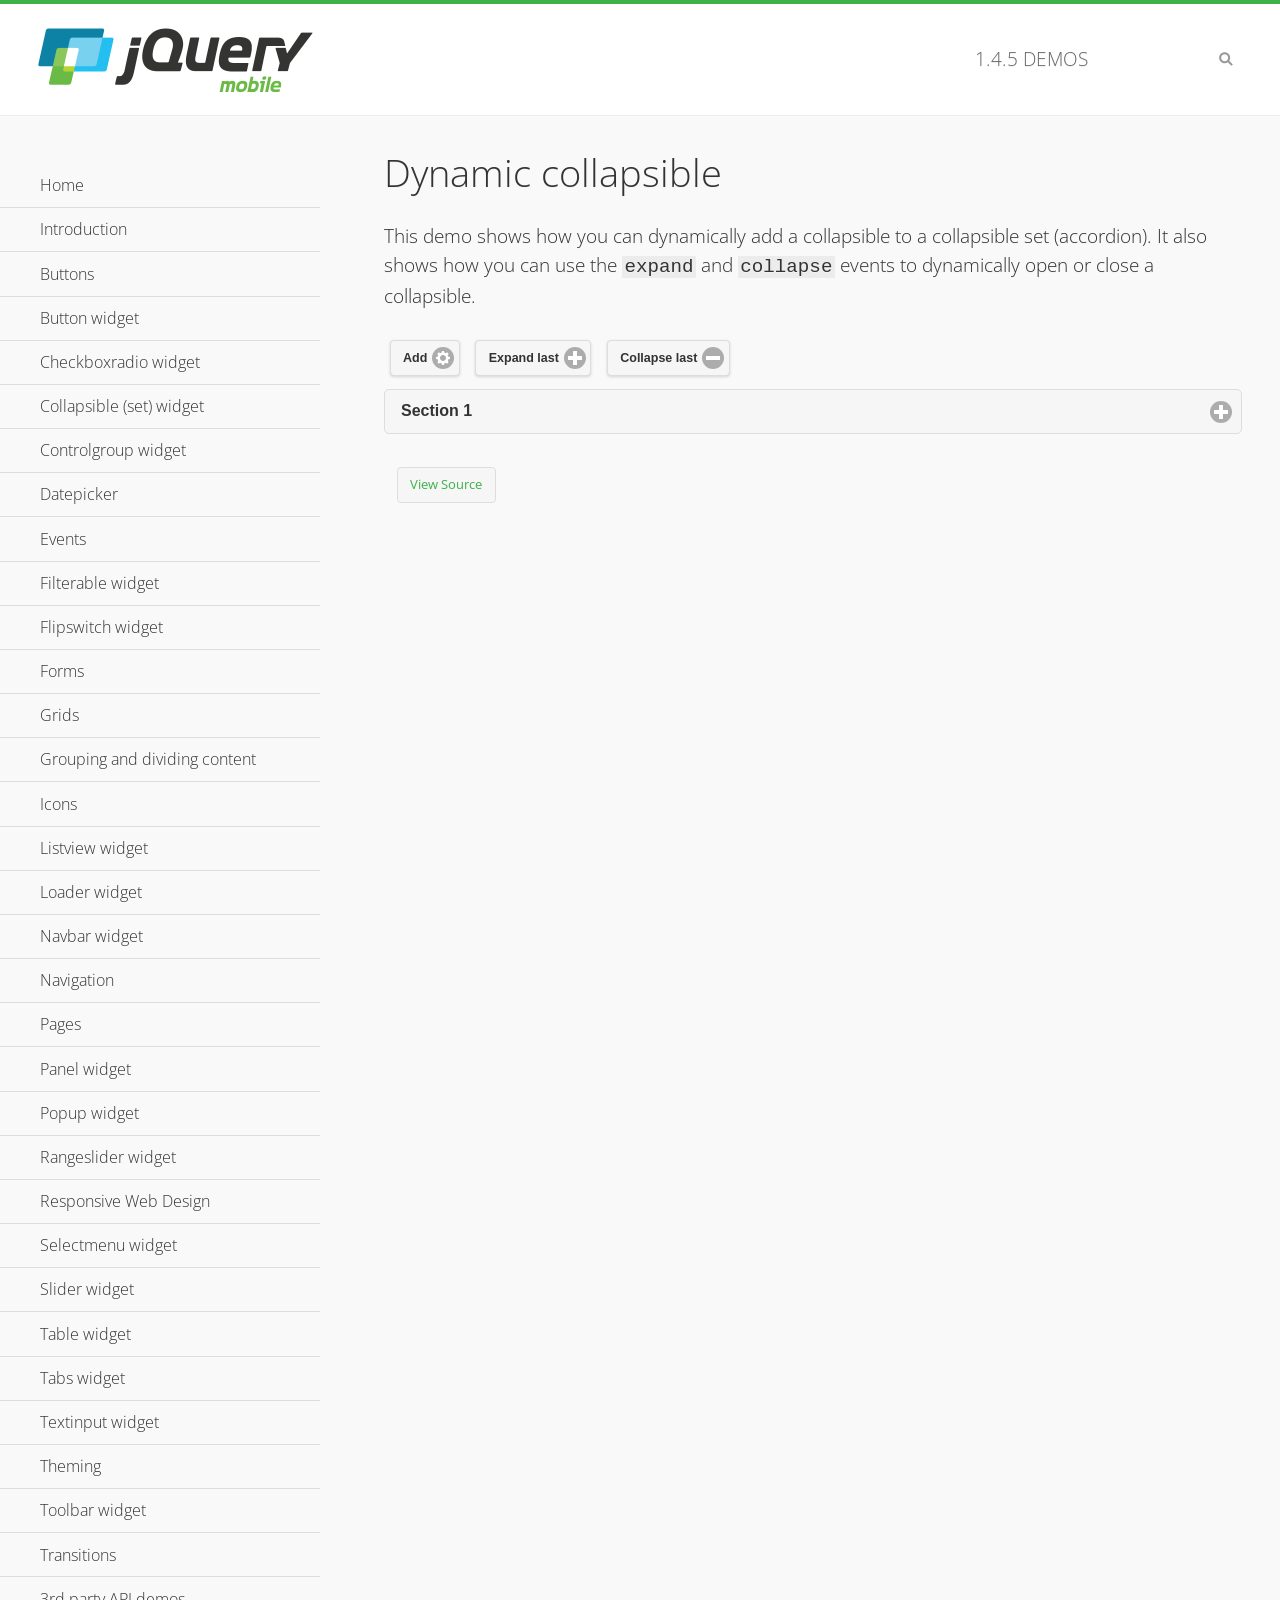
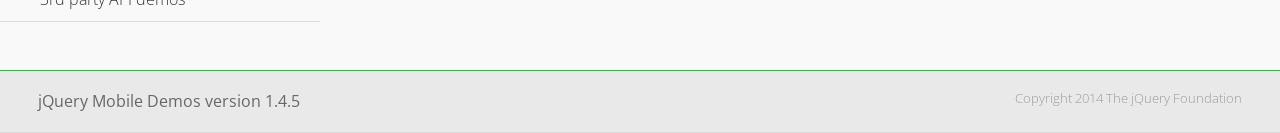
<file: FilkomNews/www/css/demos/collapsible-dynamic/index.html>
<!DOCTYPE html>
<html>
<head>
	<meta charset="utf-8">
	<meta name="viewport" content="width=device-width, initial-scale=1">
	<title>Dynamic collapsible - jQuery Mobile Demos</title>
	<link rel="shortcut icon" href="../favicon.ico">
    <link rel="stylesheet" href="http://fonts.googleapis.com/css?family=Open+Sans:300,400,700">
	<link rel="stylesheet" href="../css/themes/default/jquery.mobile-1.4.5.min.css">
	<link rel="stylesheet" href="../_assets/css/jqm-demos.css">
	<script src="../js/jquery.js"></script>
	<script src="../_assets/js/index.js"></script>
	<script src="../js/jquery.mobile-1.4.5.min.js"></script>
	<script>
		$( document ).on( "pagecreate", function() {
			var nextId = 1;

			$("#add").click(function() {
				nextId++;
				var content = "<div data-role='collapsible' id='set" + nextId + "'><h3>Section " + nextId + "</h3><p>I am the collapsible content in a set so this feels like an accordion. I am hidden by default because I have the 'collapsed' state; you need to expand the header to see me.</p></div>";

				$( "#set" ).append( content ).collapsibleset( "refresh" );
			});

			$( "#expand" ).click(function() {
				$("#set").children(":last").collapsible( "expand" );
			});

			$( "#collapse" ).click(function() {
				$( "#set" ).children( ":last" ).collapsible( "collapse" );
			});
		});
	</script>
</head>
<body>
<div data-role="page" class="jqm-demos">

	<div data-role="header" class="jqm-header">
		<h2><a href="../" title="jQuery Mobile Demos home"><img src="../_assets/img/jquery-logo.png" alt="jQuery Mobile"></a></h2>
		<p><span class="jqm-version"></span> Demos</p>
		<a href="#" class="jqm-navmenu-link ui-btn ui-btn-icon-notext ui-corner-all ui-icon-bars ui-nodisc-icon ui-alt-icon ui-btn-left">Menu</a>
		<a href="#" class="jqm-search-link ui-btn ui-btn-icon-notext ui-corner-all ui-icon-search ui-nodisc-icon ui-alt-icon ui-btn-right">Search</a>
	</div><!-- /header -->

	<div role="main" class="ui-content jqm-content">

        <h1>Dynamic collapsible</h1>

        <p>This demo shows how you can dynamically add a collapsible to a collapsible set (accordion). It also shows how you can use the <code>expand</code> and <code>collapse</code> events to dynamically open or close a collapsible.</p>

        <div data-demo-html="true" data-demo-js="true">
            <button type="button" data-icon="gear" data-iconpos="right" data-mini="true" data-inline="true" id="add">Add</button>
            <button type="button" data-icon="plus" data-iconpos="right" data-mini="true" data-inline="true" id="expand">Expand last</button>
            <button type="button" data-icon="minus" data-iconpos="right" data-mini="true" data-inline="true" id="collapse">Collapse last</button>

            <div data-role="collapsibleset" data-content-theme="a" data-iconpos="right" id="set">
                <div data-role="collapsible" id="set1" data-collapsed="true">
                    <h3>Section 1</h3>
                    <p>I'm the collapsible content.</p>
                </div>
            </div>

        </div><!--/demo-html -->

	</div><!-- /content -->
	    <div data-role="panel" class="jqm-navmenu-panel" data-position="left" data-display="overlay" data-theme="a">
	    	<ul class="jqm-list ui-alt-icon ui-nodisc-icon">
<li data-filtertext="demos homepage" data-icon="home"><a href=".././">Home</a></li>
<li data-filtertext="introduction overview getting started"><a href="../intro/" data-ajax="false">Introduction</a></li>
<li data-filtertext="buttons button markup buttonmarkup method anchor link button element"><a href="../button-markup/" data-ajax="false">Buttons</a></li>
<li data-filtertext="form button widget input button submit reset"><a href="../button/" data-ajax="false">Button widget</a></li>
<li data-role="collapsible" data-enhanced="true" data-collapsed-icon="carat-d" data-expanded-icon="carat-u" data-iconpos="right" data-inset="false" class="ui-collapsible ui-collapsible-themed-content ui-collapsible-collapsed">
	<h3 class="ui-collapsible-heading ui-collapsible-heading-collapsed">
		<a href="#" class="ui-collapsible-heading-toggle ui-btn ui-btn-icon-right ui-btn-inherit ui-icon-carat-d">
		    Checkboxradio widget<span class="ui-collapsible-heading-status"> click to expand contents</span>
		</a>
	</h3>
	<div class="ui-collapsible-content ui-body-inherit ui-collapsible-content-collapsed" aria-hidden="true">
		<ul>
			<li data-filtertext="form checkboxradio widget checkbox input checkboxes controlgroups"><a href="../checkboxradio-checkbox/" data-ajax="false">Checkboxes</a></li>
			<li data-filtertext="form checkboxradio widget radio input radio buttons controlgroups"><a href="../checkboxradio-radio/" data-ajax="false">Radio buttons</a></li>
		</ul>
	</div>
</li>
<li data-role="collapsible" data-enhanced="true" data-collapsed-icon="carat-d" data-expanded-icon="carat-u" data-iconpos="right" data-inset="false" class="ui-collapsible ui-collapsible-themed-content ui-collapsible-collapsed">
	<h3 class="ui-collapsible-heading ui-collapsible-heading-collapsed">
		<a href="#" class="ui-collapsible-heading-toggle ui-btn ui-btn-icon-right ui-btn-inherit ui-icon-carat-d">
			Collapsible (set) widget<span class="ui-collapsible-heading-status"> click to expand contents</span>
		</a>
	</h3>
	<div class="ui-collapsible-content ui-body-inherit ui-collapsible-content-collapsed" aria-hidden="true">
		<ul>
			<li data-filtertext="collapsibles content formatting"><a href="../collapsible/" data-ajax="false">Collapsible</a></li>
			<li data-filtertext="dynamic collapsible set accordion append expand"><a href="../collapsible-dynamic/" data-ajax="false">Dynamic collapsibles</a></li>
			<li data-filtertext="accordions collapsible set widget content formatting grouped collapsibles"><a href="../collapsibleset/" data-ajax="false">Collapsible set</a></li>
		</ul>
	</div>
</li>
<li data-role="collapsible" data-enhanced="true" data-collapsed-icon="carat-d" data-expanded-icon="carat-u" data-iconpos="right" data-inset="false" class="ui-collapsible ui-collapsible-themed-content ui-collapsible-collapsed">
	<h3 class="ui-collapsible-heading ui-collapsible-heading-collapsed">
		<a href="#" class="ui-collapsible-heading-toggle ui-btn ui-btn-icon-right ui-btn-inherit ui-icon-carat-d">
			Controlgroup widget<span class="ui-collapsible-heading-status"> click to expand contents</span>
		</a>
	</h3>
	<div class="ui-collapsible-content ui-body-inherit ui-collapsible-content-collapsed" aria-hidden="true">
		<ul>
			<li data-filtertext="controlgroups selectmenu checkboxradio input grouped buttons horizontal vertical"><a href="../controlgroup/" data-ajax="false">Controlgroup</a></li>
			<li data-filtertext="dynamic controlgroup dynamically add buttons"><a href="../controlgroup-dynamic/" data-ajax="false">Dynamic controlgroups</a></li>
		</ul>
	</div>
</li>
<li data-filtertext="form datepicker widget date input"><a href="../datepicker/" data-ajax="false">Datepicker</a></li>
<li data-role="collapsible" data-enhanced="true" data-collapsed-icon="carat-d" data-expanded-icon="carat-u" data-iconpos="right" data-inset="false" class="ui-collapsible ui-collapsible-themed-content ui-collapsible-collapsed">
	<h3 class="ui-collapsible-heading ui-collapsible-heading-collapsed">
		<a href="#" class="ui-collapsible-heading-toggle ui-btn ui-btn-icon-right ui-btn-inherit ui-icon-carat-d">
			Events<span class="ui-collapsible-heading-status"> click to expand contents</span>
		</a>
	</h3>
	<div class="ui-collapsible-content ui-body-inherit ui-collapsible-content-collapsed" aria-hidden="true">
		<ul>
			<li data-filtertext="swipe to delete list items listviews swipe events"><a href="../swipe-list/" data-ajax="false">Swipe list items</a></li>
			<li data-filtertext="swipe to navigate swipe page navigation swipe events"><a href="../swipe-page/" data-ajax="false">Swipe page navigation</a></li>
		</ul>
	</div>
</li>
<li data-filtertext="filterable filter elements sorting searching listview table"><a href="../filterable/" data-ajax="false">Filterable widget</a></li>
<li data-filtertext="form flipswitch widget flip toggle switch binary select checkbox input"><a href="../flipswitch/" data-ajax="false">Flipswitch widget</a></li>
<li data-role="collapsible" data-enhanced="true" data-collapsed-icon="carat-d" data-expanded-icon="carat-u" data-iconpos="right" data-inset="false" class="ui-collapsible ui-collapsible-themed-content ui-collapsible-collapsed">
	<h3 class="ui-collapsible-heading ui-collapsible-heading-collapsed">
		<a href="#" class="ui-collapsible-heading-toggle ui-btn ui-btn-icon-right ui-btn-inherit ui-icon-carat-d">
			Forms<span class="ui-collapsible-heading-status"> click to expand contents</span>
		</a>
	</h3>
	<div class="ui-collapsible-content ui-body-inherit ui-collapsible-content-collapsed" aria-hidden="true">
		<ul>
			<li data-filtertext="forms text checkbox radio range button submit reset inputs selects textarea slider flipswitch label form elements"><a href="../forms/" data-ajax="false">Forms</a></li>
			<li data-filtertext="form hide labels hidden accessible ui-hidden-accessible forms"><a href="../forms-label-hidden-accessible/" data-ajax="false">Hide labels</a></li>
			<li data-filtertext="form field containers fieldcontain ui-field-contain forms"><a href="../forms-field-contain/" data-ajax="false">Field containers</a></li>
			<li data-filtertext="forms disabled form elements"><a href="../forms-disabled/" data-ajax="false">Forms disabled</a></li>
			<li data-filtertext="forms gallery examples overview forms text checkbox radio range button submit reset inputs selects textarea slider flipswitch label form elements"><a href="../forms-gallery/" data-ajax="false">Forms gallery</a></li>
		</ul>
	</div>
</li>
<li data-role="collapsible" data-enhanced="true" data-collapsed-icon="carat-d" data-expanded-icon="carat-u" data-iconpos="right" data-inset="false" class="ui-collapsible ui-collapsible-themed-content ui-collapsible-collapsed">
	<h3 class="ui-collapsible-heading ui-collapsible-heading-collapsed">
		<a href="#" class="ui-collapsible-heading-toggle ui-btn ui-btn-icon-right ui-btn-inherit ui-icon-carat-d">
			Grids<span class="ui-collapsible-heading-status"> click to expand contents</span>
		</a>
	</h3>
	<div class="ui-collapsible-content ui-body-inherit ui-collapsible-content-collapsed" aria-hidden="true">
		<ul>
			<li data-filtertext="grids columns blocks content formatting rwd responsive css framework"><a href="../grids/" data-ajax="false">Grids</a></li>
			<li data-filtertext="buttons in grids css framework"><a href="../grids-buttons/" data-ajax="false">Buttons in grids</a></li>
			<li data-filtertext="custom responsive grids rwd css framework"><a href="../grids-custom-responsive/" data-ajax="false">Custom responsive grids</a></li>
		</ul>
	</div>
</li>
<li data-filtertext="blocks content formatting sections heading"><a href="../body-bar-classes/" data-ajax="false">Grouping and dividing content</a></li>
<li data-role="collapsible" data-enhanced="true" data-collapsed-icon="carat-d" data-expanded-icon="carat-u" data-iconpos="right" data-inset="false" class="ui-collapsible ui-collapsible-themed-content ui-collapsible-collapsed">
	<h3 class="ui-collapsible-heading ui-collapsible-heading-collapsed">
		<a href="#" class="ui-collapsible-heading-toggle ui-btn ui-btn-icon-right ui-btn-inherit ui-icon-carat-d">
			Icons<span class="ui-collapsible-heading-status"> click to expand contents</span>
		</a>
	</h3>
	<div class="ui-collapsible-content ui-body-inherit ui-collapsible-content-collapsed" aria-hidden="true">
		<ul>
			<li data-filtertext="button icons svg disc alt custom icon position"><a href="../icons/" data-ajax="false">Icons</a></li>
			<li data-filtertext=""><a href="../icons-grunticon/" data-ajax="false">Grunticon loader</a></li>
		</ul>
	</div>
</li>
<li data-role="collapsible" data-enhanced="true" data-collapsed-icon="carat-d" data-expanded-icon="carat-u" data-iconpos="right" data-inset="false" class="ui-collapsible ui-collapsible-themed-content ui-collapsible-collapsed">
	<h3 class="ui-collapsible-heading ui-collapsible-heading-collapsed">
		<a href="#" class="ui-collapsible-heading-toggle ui-btn ui-btn-icon-right ui-btn-inherit ui-icon-carat-d">
			Listview widget<span class="ui-collapsible-heading-status"> click to expand contents</span>
		</a>
	</h3>
	<div class="ui-collapsible-content ui-body-inherit ui-collapsible-content-collapsed" aria-hidden="true">
		<ul>
			<li data-filtertext="listview widget thumbnails icons nested split button collapsible ul ol"><a href="../listview/" data-ajax="false">Listview</a></li>
			<li data-filtertext="autocomplete filterable reveal listview filtertextbeforefilter placeholder"><a href="../listview-autocomplete/" data-ajax="false">Listview autocomplete</a></li>
			<li data-filtertext="autocomplete filterable reveal listview remote data filtertextbeforefilter placeholder"><a href="../listview-autocomplete-remote/" data-ajax="false">Listview autocomplete remote data</a></li>
			<li data-filtertext="autodividers anchor jump scroll linkbars listview lists ul ol"><a href="../listview-autodividers-linkbar/" data-ajax="false">Listview autodividers linkbar</a></li>
			<li data-filtertext="listview autodividers selector autodividersselector lists ul ol"><a href="../listview-autodividers-selector/" data-ajax="false">Listview autodividers selector</a></li>
			<li data-filtertext="listview nested list items"><a href="../listview-nested-lists/" data-ajax="false">Nested Listviews</a></li>
			<li data-filtertext="listview collapsible list items flat"><a href="../listview-collapsible-item-flat/" data-ajax="false">Listview collapsible list items (flat)</a></li>
			<li data-filtertext="listview collapsible list indented"><a href="../listview-collapsible-item-indented/" data-ajax="false">Listview collapsible list items (indented)</a></li>
			<li data-filtertext="grid listview responsive grids responsive listviews lists ul"><a href="../listview-grid/" data-ajax="false">Listview responsive grid</a></li>
		</ul>
	</div>
</li>
<li data-filtertext="loader widget page loading navigation overlay spinner"><a href="../loader/" data-ajax="false">Loader widget</a></li>
<li data-filtertext="navbar widget navmenu toolbars header footer"><a href="../navbar/" data-ajax="false">Navbar widget</a></li>
<li data-role="collapsible" data-enhanced="true" data-collapsed-icon="carat-d" data-expanded-icon="carat-u" data-iconpos="right" data-inset="false" class="ui-collapsible ui-collapsible-themed-content ui-collapsible-collapsed">
	<h3 class="ui-collapsible-heading ui-collapsible-heading-collapsed">
		<a href="#" class="ui-collapsible-heading-toggle ui-btn ui-btn-icon-right ui-btn-inherit ui-icon-carat-d">
			Navigation<span class="ui-collapsible-heading-status"> click to expand contents</span>
		</a>
	</h3>
	<div class="ui-collapsible-content ui-body-inherit ui-collapsible-content-collapsed" aria-hidden="true">
		<ul>
			<li data-filtertext="ajax navigation navigate widget history event method"><a href="../navigation/" data-ajax="false">Navigation</a></li>
			<li data-filtertext="linking pages page links navigation ajax prefetch cache"><a href="../navigation-linking-pages/" data-ajax="false">Linking pages</a></li>
			<!-- <li data-filtertext="php redirect server redirection server-side navigation"><a href="../navigation-php-redirect/" data-ajax="false">PHP redirect demo</a></li>-->
			<li data-filtertext="navigation redirection hash query"><a href="../navigation-hash-processing/" data-ajax="false">Hash processing demo</a></li>
			<li data-filtertext="navigation redirection hash query"><a href="../page-events/" data-ajax="false">Page Navigation Events</a></li>
		</ul>
	</div>
</li>
<li data-role="collapsible" data-enhanced="true" data-collapsed-icon="carat-d" data-expanded-icon="carat-u" data-iconpos="right" data-inset="false" class="ui-collapsible ui-collapsible-themed-content ui-collapsible-collapsed">
	<h3 class="ui-collapsible-heading ui-collapsible-heading-collapsed">
		<a href="#" class="ui-collapsible-heading-toggle ui-btn ui-btn-icon-right ui-btn-inherit ui-icon-carat-d">
			Pages<span class="ui-collapsible-heading-status"> click to expand contents</span>
		</a>
	</h3>
	<div class="ui-collapsible-content ui-body-inherit ui-collapsible-content-collapsed" aria-hidden="true">
		<ul>
			<li data-filtertext="pages page widget ajax navigation"><a href="../pages/" data-ajax="false">Pages</a></li>
			<li data-filtertext="single page"><a href="../pages-single-page/" data-ajax="false">Single page</a></li>
			<li data-filtertext="multipage multi-page page"><a href="../pages-multi-page/" data-ajax="false">Multi-page template</a></li>
			<li data-filtertext="dialog page widget modal popup"><a href="../pages-dialog/" data-ajax="false">Dialog page</a></li>
		</ul>
	</div>
</li>
<li data-role="collapsible" data-enhanced="true" data-collapsed-icon="carat-d" data-expanded-icon="carat-u" data-iconpos="right" data-inset="false" class="ui-collapsible ui-collapsible-themed-content ui-collapsible-collapsed">
	<h3 class="ui-collapsible-heading ui-collapsible-heading-collapsed">
		<a href="#" class="ui-collapsible-heading-toggle ui-btn ui-btn-icon-right ui-btn-inherit ui-icon-carat-d">
			Panel widget<span class="ui-collapsible-heading-status"> click to expand contents</span>
		</a>
	</h3>
	<div class="ui-collapsible-content ui-body-inherit ui-collapsible-content-collapsed" aria-hidden="true">
		<ul>
			<li data-filtertext="panel widget sliding panels reveal push overlay responsive"><a href="../panel/" data-ajax="false">Panel</a></li>
			<li data-filtertext=""><a href="../panel-external/" data-ajax="false">External panels</a></li>
			<li data-filtertext="panel "><a href="../panel-fixed/" data-ajax="false">Fixed panels</a></li>
			<li data-filtertext="panel slide panels sliding panels shadow rwd responsive breakpoint"><a href="../panel-responsive/" data-ajax="false">Panels responsive</a></li>
			<li data-filtertext="panel custom style custom panel width reveal shadow listview panel styling page background wrapper"><a href="../panel-styling/" data-ajax="false">Custom panel style</a></li>
			<li data-filtertext="panel open on swipe"><a href="../panel-swipe-open/" data-ajax="false">Panel open on swipe</a></li>
			<li data-filtertext="panels outside page internal external toolbars"><a href="../panel-external-internal/" data-ajax="false">Panel external and internal</a></li>
		</ul>
	</div>
</li>
<li data-role="collapsible" data-enhanced="true" data-collapsed-icon="carat-d" data-expanded-icon="carat-u" data-iconpos="right" data-inset="false" class="ui-collapsible ui-collapsible-themed-content ui-collapsible-collapsed">
	<h3 class="ui-collapsible-heading ui-collapsible-heading-collapsed">
		<a href="#" class="ui-collapsible-heading-toggle ui-btn ui-btn-icon-right ui-btn-inherit ui-icon-carat-d">
			Popup widget<span class="ui-collapsible-heading-status"> click to expand contents</span>
		</a>
	</h3>
	<div class="ui-collapsible-content ui-body-inherit ui-collapsible-content-collapsed" aria-hidden="true">
		<ul>
			<li data-filtertext="popup widget popups dialog modal transition tooltip lightbox form overlay screen flip pop fade transition"><a href="../popup/" data-ajax="false">Popup</a></li>
			<li data-filtertext="popup alignment position"><a href="../popup-alignment/" data-ajax="false">Popup alignment</a></li>
			<li data-filtertext="popup arrow size popups popover"><a href="../popup-arrow-size/" data-ajax="false">Popup arrow size</a></li>
			<li data-filtertext="dynamic popups popup images lightbox"><a href="../popup-dynamic/" data-ajax="false">Dynamic popups</a></li>
			<li data-filtertext="popups with iframes scaling"><a href="../popup-iframe/" data-ajax="false">Popups with iframes</a></li>
			<li data-filtertext="popup image scaling"><a href="../popup-image-scaling/" data-ajax="false">Popup image scaling</a></li>
			<li data-filtertext="external popup outside multi-page"><a href="../popup-outside-multipage/" data-ajax="false">Popup outside multi-page</a></li>
		</ul>
	</div>
</li>
<li data-filtertext="form rangeslider widget dual sliders dual handle sliders range input"><a href="../rangeslider/" data-ajax="false">Rangeslider widget</a></li>
<li data-filtertext="responsive web design rwd adaptive progressive enhancement PE accessible mobile breakpoints media query media queries"><a href="../rwd/" data-ajax="false">Responsive Web Design</a></li>
<li data-role="collapsible" data-enhanced="true" data-collapsed-icon="carat-d" data-expanded-icon="carat-u" data-iconpos="right" data-inset="false" class="ui-collapsible ui-collapsible-themed-content ui-collapsible-collapsed">
	<h3 class="ui-collapsible-heading ui-collapsible-heading-collapsed">
		<a href="#" class="ui-collapsible-heading-toggle ui-btn ui-btn-icon-right ui-btn-inherit ui-icon-carat-d">
			Selectmenu widget<span class="ui-collapsible-heading-status"> click to expand contents</span>
		</a>
	</h3>
	<div class="ui-collapsible-content ui-body-inherit ui-collapsible-content-collapsed" aria-hidden="true">
		<ul>
			<li data-filtertext="form selectmenu widget select input custom select menu selects"><a href="../selectmenu/" data-ajax="false">Selectmenu</a></li>
			<li data-filtertext="form custom select menu selectmenu widget custom menu option optgroup multiple selects"><a href="../selectmenu-custom/" data-ajax="false">Custom select menu</a></li>
			<li data-filtertext="filterable select filter popup dialog"><a href="../selectmenu-custom-filter/" data-ajax="false">Custom select menu with filter</a></li>
		</ul>
	</div>
</li>
<li data-role="collapsible" data-enhanced="true" data-collapsed-icon="carat-d" data-expanded-icon="carat-u" data-iconpos="right" data-inset="false" class="ui-collapsible ui-collapsible-themed-content ui-collapsible-collapsed">
	<h3 class="ui-collapsible-heading ui-collapsible-heading-collapsed">
		<a href="#" class="ui-collapsible-heading-toggle ui-btn ui-btn-icon-right ui-btn-inherit ui-icon-carat-d">
			Slider widget<span class="ui-collapsible-heading-status"> click to expand contents</span>
		</a>
	</h3>
	<div class="ui-collapsible-content ui-body-inherit ui-collapsible-content-collapsed" aria-hidden="true">
		<ul>
			<li data-filtertext="form slider widget range input single sliders"><a href="../slider/" data-ajax="false">Slider</a></li>
			<li data-filtertext="form slider widget flipswitch slider binary select flip toggle switch"><a href="../slider-flipswitch/" data-ajax="false">Slider flip toggle switch</a></li>
			<li data-filtertext="form slider tooltip handle value input range sliders"><a href="../slider-tooltip/" data-ajax="false">Slider tooltip</a></li>
		</ul>
	</div>
</li>
<li data-role="collapsible" data-enhanced="true" data-collapsed-icon="carat-d" data-expanded-icon="carat-u" data-iconpos="right" data-inset="false" class="ui-collapsible ui-collapsible-themed-content ui-collapsible-collapsed">
	<h3 class="ui-collapsible-heading ui-collapsible-heading-collapsed">
		<a href="#" class="ui-collapsible-heading-toggle ui-btn ui-btn-icon-right ui-btn-inherit ui-icon-carat-d">
			Table widget<span class="ui-collapsible-heading-status"> click to expand contents</span>
		</a>
	</h3>
	<div class="ui-collapsible-content ui-body-inherit ui-collapsible-content-collapsed" aria-hidden="true">
		<ul>
			<li data-filtertext="table widget reflow column toggle th td responsive tables rwd hide show tabular"><a href="../table-column-toggle/" data-ajax="false">Table Column Toggle</a></li>
			<li data-filtertext="table column toggle phone comparison demo"><a href="../table-column-toggle-example/" data-ajax="false">Table Column Toggle demo</a></li>
			<li data-filtertext="responsive tables table column toggle heading groups rwd breakpoint"><a href="../table-column-toggle-heading-groups/" data-ajax="false">Table Column Toggle heading groups</a></li>
			<li data-filtertext="responsive tables table column toggle hide rwd breakpoint customization options"><a href="../table-column-toggle-options/" data-ajax="false">Table Column Toggle options</a></li>
			<li data-filtertext="table reflow th td responsive rwd columns tabular"><a href="../table-reflow/" data-ajax="false">Table Reflow</a></li>
			<li data-filtertext="responsive tables table reflow heading groups rwd breakpoint"><a href="../table-reflow-heading-groups/" data-ajax="false">Table Reflow heading groups</a></li>
			<li data-filtertext="responsive tables table reflow stripes strokes table style"><a href="../table-reflow-stripes-strokes/" data-ajax="false">Table Reflow stripes and strokes</a></li>
			<li data-filtertext="responsive tables table reflow stack custom styles"><a href="../table-reflow-styling/" data-ajax="false">Table Reflow custom styles</a></li>
		</ul>
	</div>
</li>
<li data-filtertext="ui tabs widget"><a href="../tabs/" data-ajax="false">Tabs widget</a></li>
<li data-filtertext="form textinput widget text input textarea number date time tel email file color password"><a href="../textinput/" data-ajax="false">Textinput widget</a></li>
<li data-role="collapsible" data-enhanced="true" data-collapsed-icon="carat-d" data-expanded-icon="carat-u" data-iconpos="right" data-inset="false" class="ui-collapsible ui-collapsible-themed-content ui-collapsible-collapsed">
	<h3 class="ui-collapsible-heading ui-collapsible-heading-collapsed">
		<a href="#" class="ui-collapsible-heading-toggle ui-btn ui-btn-icon-right ui-btn-inherit ui-icon-carat-d">
			Theming<span class="ui-collapsible-heading-status"> click to expand contents</span>
		</a>
	</h3>
	<div class="ui-collapsible-content ui-body-inherit ui-collapsible-content-collapsed" aria-hidden="true">
		<ul>
			<li data-filtertext="default theme swatches theming style css"><a href="../theme-default/" data-ajax="false">Default theme</a></li>
			<li data-filtertext="classic theme old theme swatches theming style css"><a href="../theme-classic/" data-ajax="false">Classic theme</a></li>
		</ul>
	</div>
</li>
<li data-role="collapsible" data-enhanced="true" data-collapsed-icon="carat-d" data-expanded-icon="carat-u" data-iconpos="right" data-inset="false" class="ui-collapsible ui-collapsible-themed-content ui-collapsible-collapsed">
	<h3 class="ui-collapsible-heading ui-collapsible-heading-collapsed">
		<a href="#" class="ui-collapsible-heading-toggle ui-btn ui-btn-icon-right ui-btn-inherit ui-icon-carat-d">
			Toolbar widget<span class="ui-collapsible-heading-status"> click to expand contents</span>
		</a>
	</h3>
	<div class="ui-collapsible-content ui-body-inherit ui-collapsible-content-collapsed" aria-hidden="true">
		<ul>
			<li data-filtertext="toolbar widget header footer toolbars fixed fullscreen external sections"><a href="../toolbar/" data-ajax="false">Toolbar</a></li>
			<li data-filtertext="dynamic toolbars dynamically add toolbar header footer"><a href="../toolbar-dynamic/" data-ajax="false">Dynamic toolbars</a></li>
			<li data-filtertext="external toolbars header footer"><a href="../toolbar-external/" data-ajax="false">External toolbars</a></li>
			<li data-filtertext="fixed toolbars header footer"><a href="../toolbar-fixed/" data-ajax="false">Fixed toolbars</a></li>
			<li data-filtertext="fixed fullscreen toolbars header footer"><a href="../toolbar-fixed-fullscreen/" data-ajax="false">Fullscreen toolbars</a></li>
			<li data-filtertext="external fixed toolbars header footer"><a href="../toolbar-fixed-external/" data-ajax="false">Fixed external toolbars</a></li>
			<li data-filtertext="external persistent toolbars header footer navbar navmenu"><a href="../toolbar-fixed-persistent/" data-ajax="false">Persistent toolbars</a></li>
			<li data-filtertext="external ajax optimized toolbars persistent toolbars header footer navbar"><a href="../toolbar-fixed-persistent-optimized/" data-ajax="false">Ajax optimized toolbars</a></li>
			<li data-filtertext="form in toolbars header footer"><a href="../toolbar-fixed-forms/" data-ajax="false">Form in toolbar</a></li>
		</ul>
	</div>
</li>
<li data-filtertext="page transitions animated pages popup navigation flip slide fade pop"><a href="../transitions/" data-ajax="false">Transitions</a></li>
<li data-role="collapsible" data-enhanced="true" data-collapsed-icon="carat-d" data-expanded-icon="carat-u" data-iconpos="right" data-inset="false" class="ui-collapsible ui-collapsible-themed-content ui-collapsible-collapsed">
	<h3 class="ui-collapsible-heading ui-collapsible-heading-collapsed">
		<a href="#" class="ui-collapsible-heading-toggle ui-btn ui-btn-icon-right ui-btn-inherit ui-icon-carat-d">
			3rd party API demos<span class="ui-collapsible-heading-status"> click to expand contents</span>
		</a>
	</h3>
	<div class="ui-collapsible-content ui-body-inherit ui-collapsible-content-collapsed" aria-hidden="true">
		<ul>
			<li data-filtertext="backbone requirejs navigation router"><a href="../backbone-requirejs/" data-ajax="false">Backbone RequireJS</a></li>
			<li data-filtertext="google maps geolocation demo"><a href="../map-geolocation/" data-ajax="false">Google Maps geolocation</a></li>
			<li data-filtertext="google maps hybrid"><a href="../map-list-toggle/" data-ajax="false">Google Maps list toggle</a></li>
		</ul>
	</div>
</li>



		     </ul>
		</div><!-- /panel -->


	<div data-role="footer" data-position="fixed" data-tap-toggle="false" class="jqm-footer">
		<p>jQuery Mobile Demos version <span class="jqm-version"></span></p>
		<p>Copyright 2014 The jQuery Foundation</p>
	</div><!-- /footer -->
	<!-- TODO: This should become an external panel so we can add input to markup (unique ID) -->
    <div data-role="panel" class="jqm-search-panel" data-position="right" data-display="overlay" data-theme="a">
		<div class="jqm-search">
			<ul class="jqm-list" data-filter-placeholder="Search demos..." data-filter-reveal="true">
<li data-filtertext="demos homepage" data-icon="home"><a href=".././">Home</a></li>
<li data-filtertext="introduction overview getting started"><a href="../intro/" data-ajax="false">Introduction</a></li>
<li data-filtertext="buttons button markup buttonmarkup method anchor link button element"><a href="../button-markup/" data-ajax="false">Buttons</a></li>
<li data-filtertext="form button widget input button submit reset"><a href="../button/" data-ajax="false">Button widget</a></li>
<li data-role="collapsible" data-enhanced="true" data-collapsed-icon="carat-d" data-expanded-icon="carat-u" data-iconpos="right" data-inset="false" class="ui-collapsible ui-collapsible-themed-content ui-collapsible-collapsed">
	<h3 class="ui-collapsible-heading ui-collapsible-heading-collapsed">
		<a href="#" class="ui-collapsible-heading-toggle ui-btn ui-btn-icon-right ui-btn-inherit ui-icon-carat-d">
		    Checkboxradio widget<span class="ui-collapsible-heading-status"> click to expand contents</span>
		</a>
	</h3>
	<div class="ui-collapsible-content ui-body-inherit ui-collapsible-content-collapsed" aria-hidden="true">
		<ul>
			<li data-filtertext="form checkboxradio widget checkbox input checkboxes controlgroups"><a href="../checkboxradio-checkbox/" data-ajax="false">Checkboxes</a></li>
			<li data-filtertext="form checkboxradio widget radio input radio buttons controlgroups"><a href="../checkboxradio-radio/" data-ajax="false">Radio buttons</a></li>
		</ul>
	</div>
</li>
<li data-role="collapsible" data-enhanced="true" data-collapsed-icon="carat-d" data-expanded-icon="carat-u" data-iconpos="right" data-inset="false" class="ui-collapsible ui-collapsible-themed-content ui-collapsible-collapsed">
	<h3 class="ui-collapsible-heading ui-collapsible-heading-collapsed">
		<a href="#" class="ui-collapsible-heading-toggle ui-btn ui-btn-icon-right ui-btn-inherit ui-icon-carat-d">
			Collapsible (set) widget<span class="ui-collapsible-heading-status"> click to expand contents</span>
		</a>
	</h3>
	<div class="ui-collapsible-content ui-body-inherit ui-collapsible-content-collapsed" aria-hidden="true">
		<ul>
			<li data-filtertext="collapsibles content formatting"><a href="../collapsible/" data-ajax="false">Collapsible</a></li>
			<li data-filtertext="dynamic collapsible set accordion append expand"><a href="../collapsible-dynamic/" data-ajax="false">Dynamic collapsibles</a></li>
			<li data-filtertext="accordions collapsible set widget content formatting grouped collapsibles"><a href="../collapsibleset/" data-ajax="false">Collapsible set</a></li>
		</ul>
	</div>
</li>
<li data-role="collapsible" data-enhanced="true" data-collapsed-icon="carat-d" data-expanded-icon="carat-u" data-iconpos="right" data-inset="false" class="ui-collapsible ui-collapsible-themed-content ui-collapsible-collapsed">
	<h3 class="ui-collapsible-heading ui-collapsible-heading-collapsed">
		<a href="#" class="ui-collapsible-heading-toggle ui-btn ui-btn-icon-right ui-btn-inherit ui-icon-carat-d">
			Controlgroup widget<span class="ui-collapsible-heading-status"> click to expand contents</span>
		</a>
	</h3>
	<div class="ui-collapsible-content ui-body-inherit ui-collapsible-content-collapsed" aria-hidden="true">
		<ul>
			<li data-filtertext="controlgroups selectmenu checkboxradio input grouped buttons horizontal vertical"><a href="../controlgroup/" data-ajax="false">Controlgroup</a></li>
			<li data-filtertext="dynamic controlgroup dynamically add buttons"><a href="../controlgroup-dynamic/" data-ajax="false">Dynamic controlgroups</a></li>
		</ul>
	</div>
</li>
<li data-filtertext="form datepicker widget date input"><a href="../datepicker/" data-ajax="false">Datepicker</a></li>
<li data-role="collapsible" data-enhanced="true" data-collapsed-icon="carat-d" data-expanded-icon="carat-u" data-iconpos="right" data-inset="false" class="ui-collapsible ui-collapsible-themed-content ui-collapsible-collapsed">
	<h3 class="ui-collapsible-heading ui-collapsible-heading-collapsed">
		<a href="#" class="ui-collapsible-heading-toggle ui-btn ui-btn-icon-right ui-btn-inherit ui-icon-carat-d">
			Events<span class="ui-collapsible-heading-status"> click to expand contents</span>
		</a>
	</h3>
	<div class="ui-collapsible-content ui-body-inherit ui-collapsible-content-collapsed" aria-hidden="true">
		<ul>
			<li data-filtertext="swipe to delete list items listviews swipe events"><a href="../swipe-list/" data-ajax="false">Swipe list items</a></li>
			<li data-filtertext="swipe to navigate swipe page navigation swipe events"><a href="../swipe-page/" data-ajax="false">Swipe page navigation</a></li>
		</ul>
	</div>
</li>
<li data-filtertext="filterable filter elements sorting searching listview table"><a href="../filterable/" data-ajax="false">Filterable widget</a></li>
<li data-filtertext="form flipswitch widget flip toggle switch binary select checkbox input"><a href="../flipswitch/" data-ajax="false">Flipswitch widget</a></li>
<li data-role="collapsible" data-enhanced="true" data-collapsed-icon="carat-d" data-expanded-icon="carat-u" data-iconpos="right" data-inset="false" class="ui-collapsible ui-collapsible-themed-content ui-collapsible-collapsed">
	<h3 class="ui-collapsible-heading ui-collapsible-heading-collapsed">
		<a href="#" class="ui-collapsible-heading-toggle ui-btn ui-btn-icon-right ui-btn-inherit ui-icon-carat-d">
			Forms<span class="ui-collapsible-heading-status"> click to expand contents</span>
		</a>
	</h3>
	<div class="ui-collapsible-content ui-body-inherit ui-collapsible-content-collapsed" aria-hidden="true">
		<ul>
			<li data-filtertext="forms text checkbox radio range button submit reset inputs selects textarea slider flipswitch label form elements"><a href="../forms/" data-ajax="false">Forms</a></li>
			<li data-filtertext="form hide labels hidden accessible ui-hidden-accessible forms"><a href="../forms-label-hidden-accessible/" data-ajax="false">Hide labels</a></li>
			<li data-filtertext="form field containers fieldcontain ui-field-contain forms"><a href="../forms-field-contain/" data-ajax="false">Field containers</a></li>
			<li data-filtertext="forms disabled form elements"><a href="../forms-disabled/" data-ajax="false">Forms disabled</a></li>
			<li data-filtertext="forms gallery examples overview forms text checkbox radio range button submit reset inputs selects textarea slider flipswitch label form elements"><a href="../forms-gallery/" data-ajax="false">Forms gallery</a></li>
		</ul>
	</div>
</li>
<li data-role="collapsible" data-enhanced="true" data-collapsed-icon="carat-d" data-expanded-icon="carat-u" data-iconpos="right" data-inset="false" class="ui-collapsible ui-collapsible-themed-content ui-collapsible-collapsed">
	<h3 class="ui-collapsible-heading ui-collapsible-heading-collapsed">
		<a href="#" class="ui-collapsible-heading-toggle ui-btn ui-btn-icon-right ui-btn-inherit ui-icon-carat-d">
			Grids<span class="ui-collapsible-heading-status"> click to expand contents</span>
		</a>
	</h3>
	<div class="ui-collapsible-content ui-body-inherit ui-collapsible-content-collapsed" aria-hidden="true">
		<ul>
			<li data-filtertext="grids columns blocks content formatting rwd responsive css framework"><a href="../grids/" data-ajax="false">Grids</a></li>
			<li data-filtertext="buttons in grids css framework"><a href="../grids-buttons/" data-ajax="false">Buttons in grids</a></li>
			<li data-filtertext="custom responsive grids rwd css framework"><a href="../grids-custom-responsive/" data-ajax="false">Custom responsive grids</a></li>
		</ul>
	</div>
</li>
<li data-filtertext="blocks content formatting sections heading"><a href="../body-bar-classes/" data-ajax="false">Grouping and dividing content</a></li>
<li data-role="collapsible" data-enhanced="true" data-collapsed-icon="carat-d" data-expanded-icon="carat-u" data-iconpos="right" data-inset="false" class="ui-collapsible ui-collapsible-themed-content ui-collapsible-collapsed">
	<h3 class="ui-collapsible-heading ui-collapsible-heading-collapsed">
		<a href="#" class="ui-collapsible-heading-toggle ui-btn ui-btn-icon-right ui-btn-inherit ui-icon-carat-d">
			Icons<span class="ui-collapsible-heading-status"> click to expand contents</span>
		</a>
	</h3>
	<div class="ui-collapsible-content ui-body-inherit ui-collapsible-content-collapsed" aria-hidden="true">
		<ul>
			<li data-filtertext="button icons svg disc alt custom icon position"><a href="../icons/" data-ajax="false">Icons</a></li>
			<li data-filtertext=""><a href="../icons-grunticon/" data-ajax="false">Grunticon loader</a></li>
		</ul>
	</div>
</li>
<li data-role="collapsible" data-enhanced="true" data-collapsed-icon="carat-d" data-expanded-icon="carat-u" data-iconpos="right" data-inset="false" class="ui-collapsible ui-collapsible-themed-content ui-collapsible-collapsed">
	<h3 class="ui-collapsible-heading ui-collapsible-heading-collapsed">
		<a href="#" class="ui-collapsible-heading-toggle ui-btn ui-btn-icon-right ui-btn-inherit ui-icon-carat-d">
			Listview widget<span class="ui-collapsible-heading-status"> click to expand contents</span>
		</a>
	</h3>
	<div class="ui-collapsible-content ui-body-inherit ui-collapsible-content-collapsed" aria-hidden="true">
		<ul>
			<li data-filtertext="listview widget thumbnails icons nested split button collapsible ul ol"><a href="../listview/" data-ajax="false">Listview</a></li>
			<li data-filtertext="autocomplete filterable reveal listview filtertextbeforefilter placeholder"><a href="../listview-autocomplete/" data-ajax="false">Listview autocomplete</a></li>
			<li data-filtertext="autocomplete filterable reveal listview remote data filtertextbeforefilter placeholder"><a href="../listview-autocomplete-remote/" data-ajax="false">Listview autocomplete remote data</a></li>
			<li data-filtertext="autodividers anchor jump scroll linkbars listview lists ul ol"><a href="../listview-autodividers-linkbar/" data-ajax="false">Listview autodividers linkbar</a></li>
			<li data-filtertext="listview autodividers selector autodividersselector lists ul ol"><a href="../listview-autodividers-selector/" data-ajax="false">Listview autodividers selector</a></li>
			<li data-filtertext="listview nested list items"><a href="../listview-nested-lists/" data-ajax="false">Nested Listviews</a></li>
			<li data-filtertext="listview collapsible list items flat"><a href="../listview-collapsible-item-flat/" data-ajax="false">Listview collapsible list items (flat)</a></li>
			<li data-filtertext="listview collapsible list indented"><a href="../listview-collapsible-item-indented/" data-ajax="false">Listview collapsible list items (indented)</a></li>
			<li data-filtertext="grid listview responsive grids responsive listviews lists ul"><a href="../listview-grid/" data-ajax="false">Listview responsive grid</a></li>
		</ul>
	</div>
</li>
<li data-filtertext="loader widget page loading navigation overlay spinner"><a href="../loader/" data-ajax="false">Loader widget</a></li>
<li data-filtertext="navbar widget navmenu toolbars header footer"><a href="../navbar/" data-ajax="false">Navbar widget</a></li>
<li data-role="collapsible" data-enhanced="true" data-collapsed-icon="carat-d" data-expanded-icon="carat-u" data-iconpos="right" data-inset="false" class="ui-collapsible ui-collapsible-themed-content ui-collapsible-collapsed">
	<h3 class="ui-collapsible-heading ui-collapsible-heading-collapsed">
		<a href="#" class="ui-collapsible-heading-toggle ui-btn ui-btn-icon-right ui-btn-inherit ui-icon-carat-d">
			Navigation<span class="ui-collapsible-heading-status"> click to expand contents</span>
		</a>
	</h3>
	<div class="ui-collapsible-content ui-body-inherit ui-collapsible-content-collapsed" aria-hidden="true">
		<ul>
			<li data-filtertext="ajax navigation navigate widget history event method"><a href="../navigation/" data-ajax="false">Navigation</a></li>
			<li data-filtertext="linking pages page links navigation ajax prefetch cache"><a href="../navigation-linking-pages/" data-ajax="false">Linking pages</a></li>
			<!-- <li data-filtertext="php redirect server redirection server-side navigation"><a href="../navigation-php-redirect/" data-ajax="false">PHP redirect demo</a></li>-->
			<li data-filtertext="navigation redirection hash query"><a href="../navigation-hash-processing/" data-ajax="false">Hash processing demo</a></li>
			<li data-filtertext="navigation redirection hash query"><a href="../page-events/" data-ajax="false">Page Navigation Events</a></li>
		</ul>
	</div>
</li>
<li data-role="collapsible" data-enhanced="true" data-collapsed-icon="carat-d" data-expanded-icon="carat-u" data-iconpos="right" data-inset="false" class="ui-collapsible ui-collapsible-themed-content ui-collapsible-collapsed">
	<h3 class="ui-collapsible-heading ui-collapsible-heading-collapsed">
		<a href="#" class="ui-collapsible-heading-toggle ui-btn ui-btn-icon-right ui-btn-inherit ui-icon-carat-d">
			Pages<span class="ui-collapsible-heading-status"> click to expand contents</span>
		</a>
	</h3>
	<div class="ui-collapsible-content ui-body-inherit ui-collapsible-content-collapsed" aria-hidden="true">
		<ul>
			<li data-filtertext="pages page widget ajax navigation"><a href="../pages/" data-ajax="false">Pages</a></li>
			<li data-filtertext="single page"><a href="../pages-single-page/" data-ajax="false">Single page</a></li>
			<li data-filtertext="multipage multi-page page"><a href="../pages-multi-page/" data-ajax="false">Multi-page template</a></li>
			<li data-filtertext="dialog page widget modal popup"><a href="../pages-dialog/" data-ajax="false">Dialog page</a></li>
		</ul>
	</div>
</li>
<li data-role="collapsible" data-enhanced="true" data-collapsed-icon="carat-d" data-expanded-icon="carat-u" data-iconpos="right" data-inset="false" class="ui-collapsible ui-collapsible-themed-content ui-collapsible-collapsed">
	<h3 class="ui-collapsible-heading ui-collapsible-heading-collapsed">
		<a href="#" class="ui-collapsible-heading-toggle ui-btn ui-btn-icon-right ui-btn-inherit ui-icon-carat-d">
			Panel widget<span class="ui-collapsible-heading-status"> click to expand contents</span>
		</a>
	</h3>
	<div class="ui-collapsible-content ui-body-inherit ui-collapsible-content-collapsed" aria-hidden="true">
		<ul>
			<li data-filtertext="panel widget sliding panels reveal push overlay responsive"><a href="../panel/" data-ajax="false">Panel</a></li>
			<li data-filtertext=""><a href="../panel-external/" data-ajax="false">External panels</a></li>
			<li data-filtertext="panel "><a href="../panel-fixed/" data-ajax="false">Fixed panels</a></li>
			<li data-filtertext="panel slide panels sliding panels shadow rwd responsive breakpoint"><a href="../panel-responsive/" data-ajax="false">Panels responsive</a></li>
			<li data-filtertext="panel custom style custom panel width reveal shadow listview panel styling page background wrapper"><a href="../panel-styling/" data-ajax="false">Custom panel style</a></li>
			<li data-filtertext="panel open on swipe"><a href="../panel-swipe-open/" data-ajax="false">Panel open on swipe</a></li>
			<li data-filtertext="panels outside page internal external toolbars"><a href="../panel-external-internal/" data-ajax="false">Panel external and internal</a></li>
		</ul>
	</div>
</li>
<li data-role="collapsible" data-enhanced="true" data-collapsed-icon="carat-d" data-expanded-icon="carat-u" data-iconpos="right" data-inset="false" class="ui-collapsible ui-collapsible-themed-content ui-collapsible-collapsed">
	<h3 class="ui-collapsible-heading ui-collapsible-heading-collapsed">
		<a href="#" class="ui-collapsible-heading-toggle ui-btn ui-btn-icon-right ui-btn-inherit ui-icon-carat-d">
			Popup widget<span class="ui-collapsible-heading-status"> click to expand contents</span>
		</a>
	</h3>
	<div class="ui-collapsible-content ui-body-inherit ui-collapsible-content-collapsed" aria-hidden="true">
		<ul>
			<li data-filtertext="popup widget popups dialog modal transition tooltip lightbox form overlay screen flip pop fade transition"><a href="../popup/" data-ajax="false">Popup</a></li>
			<li data-filtertext="popup alignment position"><a href="../popup-alignment/" data-ajax="false">Popup alignment</a></li>
			<li data-filtertext="popup arrow size popups popover"><a href="../popup-arrow-size/" data-ajax="false">Popup arrow size</a></li>
			<li data-filtertext="dynamic popups popup images lightbox"><a href="../popup-dynamic/" data-ajax="false">Dynamic popups</a></li>
			<li data-filtertext="popups with iframes scaling"><a href="../popup-iframe/" data-ajax="false">Popups with iframes</a></li>
			<li data-filtertext="popup image scaling"><a href="../popup-image-scaling/" data-ajax="false">Popup image scaling</a></li>
			<li data-filtertext="external popup outside multi-page"><a href="../popup-outside-multipage/" data-ajax="false">Popup outside multi-page</a></li>
		</ul>
	</div>
</li>
<li data-filtertext="form rangeslider widget dual sliders dual handle sliders range input"><a href="../rangeslider/" data-ajax="false">Rangeslider widget</a></li>
<li data-filtertext="responsive web design rwd adaptive progressive enhancement PE accessible mobile breakpoints media query media queries"><a href="../rwd/" data-ajax="false">Responsive Web Design</a></li>
<li data-role="collapsible" data-enhanced="true" data-collapsed-icon="carat-d" data-expanded-icon="carat-u" data-iconpos="right" data-inset="false" class="ui-collapsible ui-collapsible-themed-content ui-collapsible-collapsed">
	<h3 class="ui-collapsible-heading ui-collapsible-heading-collapsed">
		<a href="#" class="ui-collapsible-heading-toggle ui-btn ui-btn-icon-right ui-btn-inherit ui-icon-carat-d">
			Selectmenu widget<span class="ui-collapsible-heading-status"> click to expand contents</span>
		</a>
	</h3>
	<div class="ui-collapsible-content ui-body-inherit ui-collapsible-content-collapsed" aria-hidden="true">
		<ul>
			<li data-filtertext="form selectmenu widget select input custom select menu selects"><a href="../selectmenu/" data-ajax="false">Selectmenu</a></li>
			<li data-filtertext="form custom select menu selectmenu widget custom menu option optgroup multiple selects"><a href="../selectmenu-custom/" data-ajax="false">Custom select menu</a></li>
			<li data-filtertext="filterable select filter popup dialog"><a href="../selectmenu-custom-filter/" data-ajax="false">Custom select menu with filter</a></li>
		</ul>
	</div>
</li>
<li data-role="collapsible" data-enhanced="true" data-collapsed-icon="carat-d" data-expanded-icon="carat-u" data-iconpos="right" data-inset="false" class="ui-collapsible ui-collapsible-themed-content ui-collapsible-collapsed">
	<h3 class="ui-collapsible-heading ui-collapsible-heading-collapsed">
		<a href="#" class="ui-collapsible-heading-toggle ui-btn ui-btn-icon-right ui-btn-inherit ui-icon-carat-d">
			Slider widget<span class="ui-collapsible-heading-status"> click to expand contents</span>
		</a>
	</h3>
	<div class="ui-collapsible-content ui-body-inherit ui-collapsible-content-collapsed" aria-hidden="true">
		<ul>
			<li data-filtertext="form slider widget range input single sliders"><a href="../slider/" data-ajax="false">Slider</a></li>
			<li data-filtertext="form slider widget flipswitch slider binary select flip toggle switch"><a href="../slider-flipswitch/" data-ajax="false">Slider flip toggle switch</a></li>
			<li data-filtertext="form slider tooltip handle value input range sliders"><a href="../slider-tooltip/" data-ajax="false">Slider tooltip</a></li>
		</ul>
	</div>
</li>
<li data-role="collapsible" data-enhanced="true" data-collapsed-icon="carat-d" data-expanded-icon="carat-u" data-iconpos="right" data-inset="false" class="ui-collapsible ui-collapsible-themed-content ui-collapsible-collapsed">
	<h3 class="ui-collapsible-heading ui-collapsible-heading-collapsed">
		<a href="#" class="ui-collapsible-heading-toggle ui-btn ui-btn-icon-right ui-btn-inherit ui-icon-carat-d">
			Table widget<span class="ui-collapsible-heading-status"> click to expand contents</span>
		</a>
	</h3>
	<div class="ui-collapsible-content ui-body-inherit ui-collapsible-content-collapsed" aria-hidden="true">
		<ul>
			<li data-filtertext="table widget reflow column toggle th td responsive tables rwd hide show tabular"><a href="../table-column-toggle/" data-ajax="false">Table Column Toggle</a></li>
			<li data-filtertext="table column toggle phone comparison demo"><a href="../table-column-toggle-example/" data-ajax="false">Table Column Toggle demo</a></li>
			<li data-filtertext="responsive tables table column toggle heading groups rwd breakpoint"><a href="../table-column-toggle-heading-groups/" data-ajax="false">Table Column Toggle heading groups</a></li>
			<li data-filtertext="responsive tables table column toggle hide rwd breakpoint customization options"><a href="../table-column-toggle-options/" data-ajax="false">Table Column Toggle options</a></li>
			<li data-filtertext="table reflow th td responsive rwd columns tabular"><a href="../table-reflow/" data-ajax="false">Table Reflow</a></li>
			<li data-filtertext="responsive tables table reflow heading groups rwd breakpoint"><a href="../table-reflow-heading-groups/" data-ajax="false">Table Reflow heading groups</a></li>
			<li data-filtertext="responsive tables table reflow stripes strokes table style"><a href="../table-reflow-stripes-strokes/" data-ajax="false">Table Reflow stripes and strokes</a></li>
			<li data-filtertext="responsive tables table reflow stack custom styles"><a href="../table-reflow-styling/" data-ajax="false">Table Reflow custom styles</a></li>
		</ul>
	</div>
</li>
<li data-filtertext="ui tabs widget"><a href="../tabs/" data-ajax="false">Tabs widget</a></li>
<li data-filtertext="form textinput widget text input textarea number date time tel email file color password"><a href="../textinput/" data-ajax="false">Textinput widget</a></li>
<li data-role="collapsible" data-enhanced="true" data-collapsed-icon="carat-d" data-expanded-icon="carat-u" data-iconpos="right" data-inset="false" class="ui-collapsible ui-collapsible-themed-content ui-collapsible-collapsed">
	<h3 class="ui-collapsible-heading ui-collapsible-heading-collapsed">
		<a href="#" class="ui-collapsible-heading-toggle ui-btn ui-btn-icon-right ui-btn-inherit ui-icon-carat-d">
			Theming<span class="ui-collapsible-heading-status"> click to expand contents</span>
		</a>
	</h3>
	<div class="ui-collapsible-content ui-body-inherit ui-collapsible-content-collapsed" aria-hidden="true">
		<ul>
			<li data-filtertext="default theme swatches theming style css"><a href="../theme-default/" data-ajax="false">Default theme</a></li>
			<li data-filtertext="classic theme old theme swatches theming style css"><a href="../theme-classic/" data-ajax="false">Classic theme</a></li>
		</ul>
	</div>
</li>
<li data-role="collapsible" data-enhanced="true" data-collapsed-icon="carat-d" data-expanded-icon="carat-u" data-iconpos="right" data-inset="false" class="ui-collapsible ui-collapsible-themed-content ui-collapsible-collapsed">
	<h3 class="ui-collapsible-heading ui-collapsible-heading-collapsed">
		<a href="#" class="ui-collapsible-heading-toggle ui-btn ui-btn-icon-right ui-btn-inherit ui-icon-carat-d">
			Toolbar widget<span class="ui-collapsible-heading-status"> click to expand contents</span>
		</a>
	</h3>
	<div class="ui-collapsible-content ui-body-inherit ui-collapsible-content-collapsed" aria-hidden="true">
		<ul>
			<li data-filtertext="toolbar widget header footer toolbars fixed fullscreen external sections"><a href="../toolbar/" data-ajax="false">Toolbar</a></li>
			<li data-filtertext="dynamic toolbars dynamically add toolbar header footer"><a href="../toolbar-dynamic/" data-ajax="false">Dynamic toolbars</a></li>
			<li data-filtertext="external toolbars header footer"><a href="../toolbar-external/" data-ajax="false">External toolbars</a></li>
			<li data-filtertext="fixed toolbars header footer"><a href="../toolbar-fixed/" data-ajax="false">Fixed toolbars</a></li>
			<li data-filtertext="fixed fullscreen toolbars header footer"><a href="../toolbar-fixed-fullscreen/" data-ajax="false">Fullscreen toolbars</a></li>
			<li data-filtertext="external fixed toolbars header footer"><a href="../toolbar-fixed-external/" data-ajax="false">Fixed external toolbars</a></li>
			<li data-filtertext="external persistent toolbars header footer navbar navmenu"><a href="../toolbar-fixed-persistent/" data-ajax="false">Persistent toolbars</a></li>
			<li data-filtertext="external ajax optimized toolbars persistent toolbars header footer navbar"><a href="../toolbar-fixed-persistent-optimized/" data-ajax="false">Ajax optimized toolbars</a></li>
			<li data-filtertext="form in toolbars header footer"><a href="../toolbar-fixed-forms/" data-ajax="false">Form in toolbar</a></li>
		</ul>
	</div>
</li>
<li data-filtertext="page transitions animated pages popup navigation flip slide fade pop"><a href="../transitions/" data-ajax="false">Transitions</a></li>
<li data-role="collapsible" data-enhanced="true" data-collapsed-icon="carat-d" data-expanded-icon="carat-u" data-iconpos="right" data-inset="false" class="ui-collapsible ui-collapsible-themed-content ui-collapsible-collapsed">
	<h3 class="ui-collapsible-heading ui-collapsible-heading-collapsed">
		<a href="#" class="ui-collapsible-heading-toggle ui-btn ui-btn-icon-right ui-btn-inherit ui-icon-carat-d">
			3rd party API demos<span class="ui-collapsible-heading-status"> click to expand contents</span>
		</a>
	</h3>
	<div class="ui-collapsible-content ui-body-inherit ui-collapsible-content-collapsed" aria-hidden="true">
		<ul>
			<li data-filtertext="backbone requirejs navigation router"><a href="../backbone-requirejs/" data-ajax="false">Backbone RequireJS</a></li>
			<li data-filtertext="google maps geolocation demo"><a href="../map-geolocation/" data-ajax="false">Google Maps geolocation</a></li>
			<li data-filtertext="google maps hybrid"><a href="../map-list-toggle/" data-ajax="false">Google Maps list toggle</a></li>
		</ul>
	</div>
</li>



			</ul>
		</div>
	</div><!-- /panel -->


</div><!-- /page -->

</body>
</html>
</file>
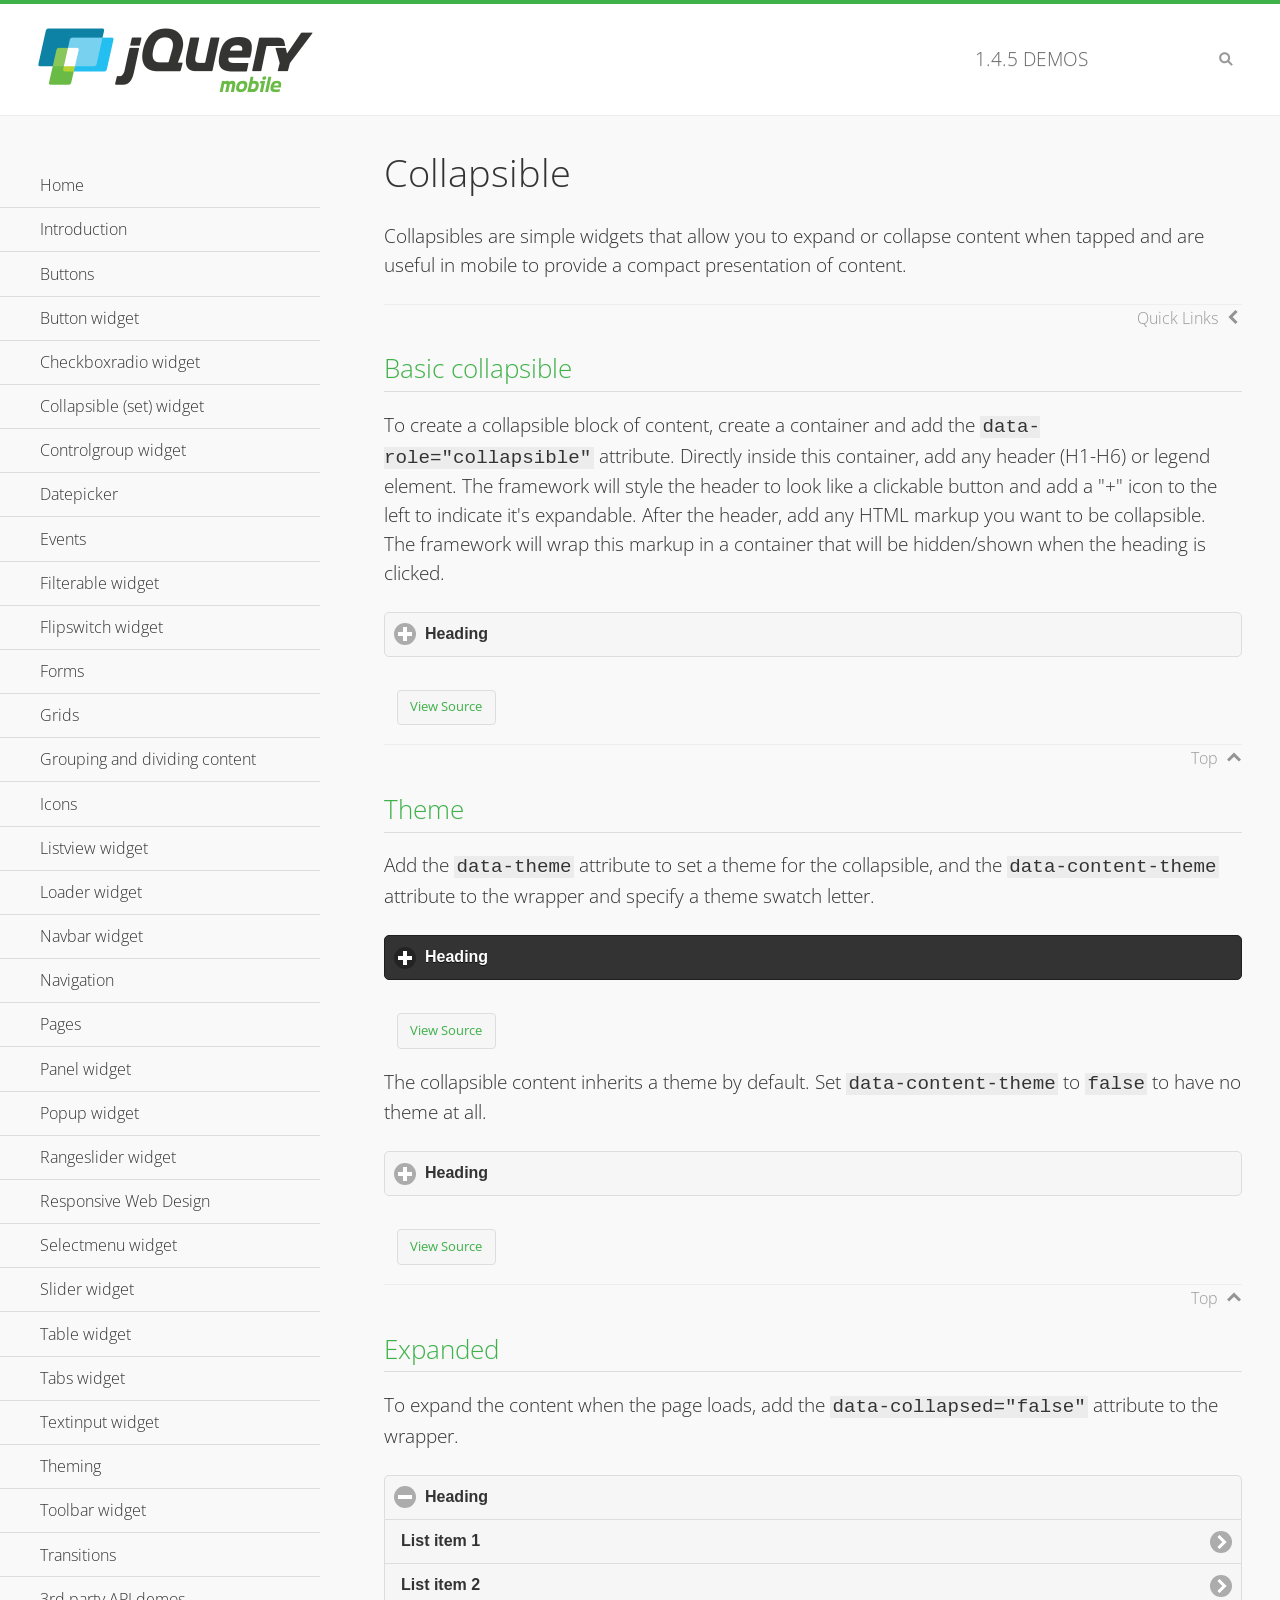
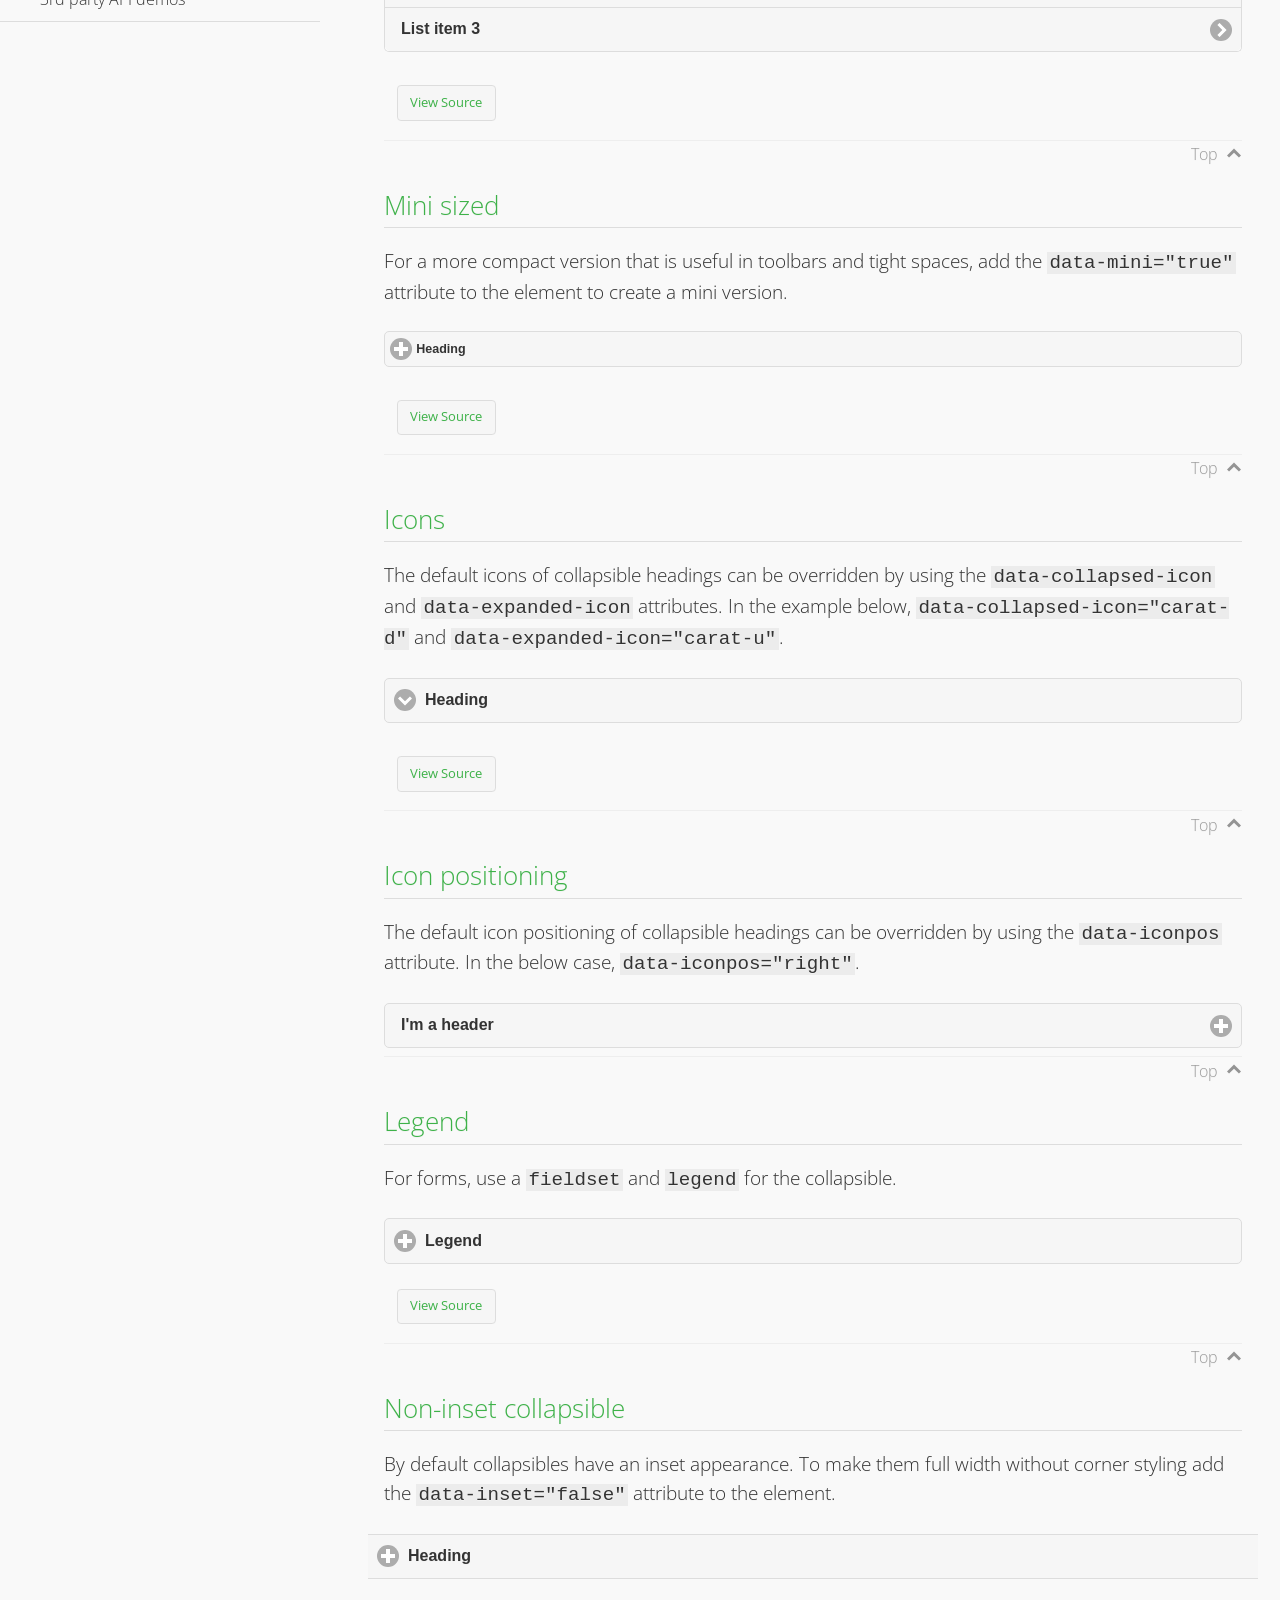
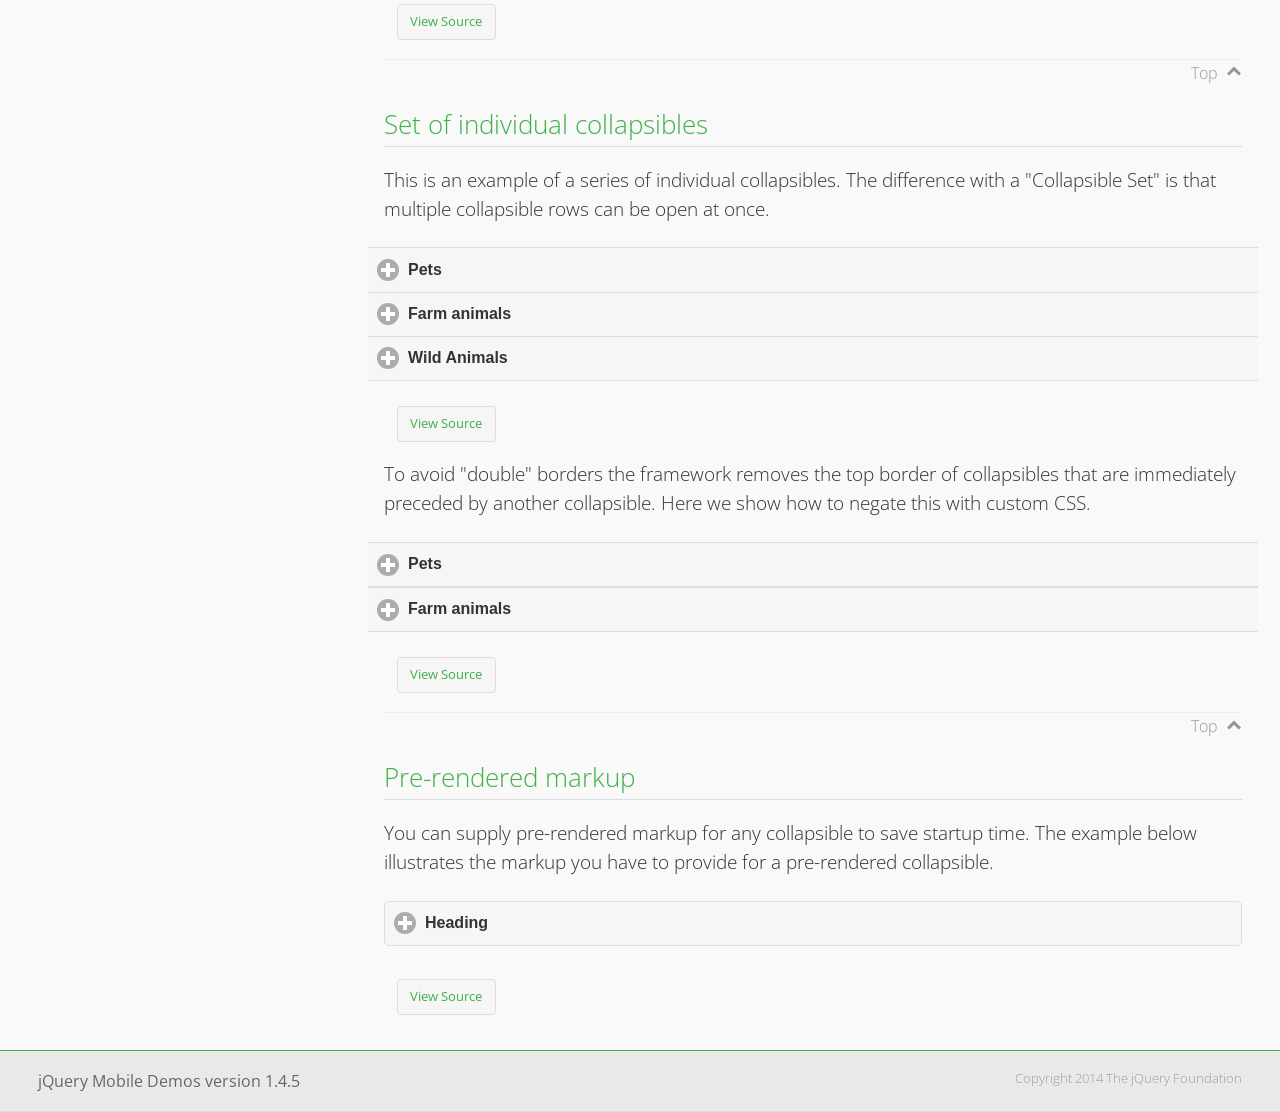
<file: FilkomNews/www/css/demos/collapsible/index.html>
<!DOCTYPE html>
<html>
<head>
	<meta charset="utf-8">
	<meta name="viewport" content="width=device-width, initial-scale=1">
	<title>Collapsible - jQuery Mobile Demos</title>
    <link rel="stylesheet" href="../css/themes/default/jquery.mobile-1.4.5.min.css">
    <link rel="stylesheet" href="../_assets/css/jqm-demos.css">
    <link rel="shortcut icon" href="../favicon.ico">
    <link rel="stylesheet" href="http://fonts.googleapis.com/css?family=Open+Sans:300,400,700">
    <script src="../js/jquery.js"></script>
    <script src="../_assets/js/index.js"></script>
    <script src="../js/jquery.mobile-1.4.5.min.js"></script>
    <style id="negateDoubleBorder">
        #demo-borders .ui-collapsible-heading .ui-btn { border-top-width: 1px !important; }
    </style>
</head>
<body>
<div data-role="page" class="jqm-demos" data-quicklinks="true">

    <div data-role="header" class="jqm-header">
		<h2><a href="../" title="jQuery Mobile Demos home"><img src="../_assets/img/jquery-logo.png" alt="jQuery Mobile"></a></h2>
		<p><span class="jqm-version"></span> Demos</p>
        <a href="#" class="jqm-navmenu-link ui-btn ui-btn-icon-notext ui-corner-all ui-icon-bars ui-nodisc-icon ui-alt-icon ui-btn-left">Menu</a>
        <a href="#" class="jqm-search-link ui-btn ui-btn-icon-notext ui-corner-all ui-icon-search ui-nodisc-icon ui-alt-icon ui-btn-right">Search</a>
    </div><!-- /header -->

    <div role="main" class="ui-content jqm-content">

        <h1>Collapsible</h1>

        <p>Collapsibles are simple widgets that allow you to expand or collapse content when tapped and are useful in mobile to provide a compact presentation of content.</p>

        <h2>Basic collapsible</h2>

        <p>To create a collapsible block of content, create a container and add the <code> data-role="collapsible"</code> attribute. Directly inside this container, add any header (H1-H6) or legend element. The framework will style the header to look like a clickable button and add a "+" icon to the left to indicate it's expandable. After the header, add any HTML markup you want to be collapsible. The framework will wrap this markup in a container that will be hidden/shown when the heading is clicked.</p>

        <div data-demo-html="true">
            <div data-role="collapsible">
                <h4>Heading</h4>
                <p>I'm the collapsible content. By default I'm closed, but you can click the header to open me.</p>
            </div>
        </div><!--/demo-html -->

        <h2>Theme</h2>

        <p>Add the <code>data-theme</code> attribute to set a theme for the collapsible, and the <code>data-content-theme</code> attribute to the wrapper and specify a theme swatch letter.</p>

        <div data-demo-html="true">
            <div data-role="collapsible" data-theme="b" data-content-theme="b">
                <h4>Heading</h4>
                <p>I'm the collapsible content with a themed content block set to "b".</p>
            </div>
        </div><!--/demo-html -->

        <p>The collapsible content inherits a theme by default. Set <code>data-content-theme</code> to <code>false</code> to have no theme at all.</p>

        <div data-demo-html="true">
            <div data-role="collapsible" data-content-theme="false">
                <h4>Heading</h4>
                <p>I'm the collapsible content without a theme.</p>
            </div>
        </div><!--/demo-html -->

        <h2>Expanded</h2>

        <p>To expand the content when the page loads, add the <code>data-collapsed="false"</code> attribute to the wrapper.</p>

        <div data-demo-html="true">
            <div data-role="collapsible" data-collapsed="false">
                <h4>Heading</h4>
                <ul data-role="listview">
                    <li><a href="#">List item 1</a></li>
                    <li><a href="#">List item 2</a></li>
                    <li><a href="#">List item 3</a></li>
                </ul>
            </div>
        </div><!--/demo-html -->

        <h2>Mini sized</h2>

        <p>For a more compact version that is useful in toolbars and tight spaces, add the <code>data-mini="true"</code> attribute to the element to create a mini version. </p>

        <div data-demo-html="true">
            <div data-role="collapsible" data-mini="true">
                <h4>Heading</h4>
                <ul data-role="listview">
                    <li><a href="#">List item 1</a></li>
                    <li><a href="#">List item 2</a></li>
                    <li><a href="#">List item 3</a></li>
                </ul>
            </div>
        </div><!--/demo-html -->

            <h2>Icons</h2>

            <p>The default icons of collapsible headings can be overridden by using the <code>data-collapsed-icon</code> and <code>data-expanded-icon</code> attributes. In the example below, <code>data-collapsed-icon="carat-d"</code> and <code>data-expanded-icon="carat-u"</code>.</p>

            <div data-demo-html="true">
                <div data-role="collapsible" data-collapsed-icon="carat-d" data-expanded-icon="carat-u">
                    <h4>Heading</h4>
                    <ul data-role="listview" data-inset="false">
                        <li>Read-only list item 1</li>
                        <li>Read-only list item 2</li>
                        <li>Read-only list item 3</li>
                    </ul>
                </div>
            </div><!--/demo-html -->

            <h2>Icon positioning</h2>

            <p>The default icon positioning of collapsible headings can be overridden by using the <code>data-iconpos</code> attribute. In the below case, <code>data-iconpos="right"</code>.</p>

            <div data-role="collapsible" data-iconpos="right">
                <h3>I'm a header</h3>
                <p><code>data-iconpos="right"</code></p>
            </div>

        <h2>Legend</h2>

        <p>For forms, use a <code>fieldset</code> and <code>legend</code> for the collapsible.</p>
        <div data-demo-html="true">
            <form>
                <fieldset data-role="collapsible">
                    <legend>Legend</legend>

                    <label for="textinput-f">Text Input:</label>
                    <input type="text" name="textinput-f" id="textinput-f" placeholder="Text input" value="">

                    <div data-role="controlgroup">
                        <input type="checkbox" name="checkbox-1-a" id="checkbox-1-a">
                        <label for="checkbox-1-a">One</label>
                        <input type="checkbox" name="checkbox-2-a" id="checkbox-2-a">
                        <label for="checkbox-2-a">Two</label>
                        <input type="checkbox" name="checkbox-3-a" id="checkbox-3-a">
                        <label for="checkbox-3-a">Three</label>
                    </div>
                </fieldset>
            </form>
        </div><!--/demo-html -->

        <h2>Non-inset collapsible</h2>

        <p>By default collapsibles have an inset appearance. To make them full width without corner styling add the <code>data-inset="false"</code> attribute to the element.</p>

        <div data-demo-html="true">
            <div data-role="collapsible" data-inset="false">
                <h4>Heading</h4>
                <p>I'm the collapsible content. By default I'm closed, but you can click the header to open me.</p>
            </div>
        </div><!--/demo-html -->

        <h2>Set of individual collapsibles</h2>

        <p>This is an example of a series of individual collapsibles. The difference with a "Collapsible Set" is that multiple collapsible rows can be open at once.</p>

        <div data-demo-html="true">
            <div data-role="collapsible" data-inset="false">
                <h3>Pets</h3>
                <ul data-role="listview">
                    <li><a href="#">Canary</a></li>
                    <li><a href="#">Cat</a></li>
                    <li><a href="#">Dog</a></li>
                    <li><a href="#">Gerbil</a></li>
                    <li><a href="#">Iguana</a></li>
                    <li><a href="#">Mouse</a></li>
                </ul>
            </div><!-- /collapsible -->
            <div data-role="collapsible" data-inset="false">
                <h3>Farm animals</h3>
                <ul data-role="listview">
                    <li><a href="#">Chicken</a></li>
                    <li><a href="#">Cow</a></li>
                    <li><a href="#">Duck</a></li>
                    <li><a href="#">Horse</a></li>
                    <li><a href="#">Pig</a></li>
                    <li><a href="#">Sheep</a></li>
                </ul>
            </div><!-- /collapsible -->
            <div data-role="collapsible" data-inset="false">
                <h3>Wild Animals</h3>
                <ul data-role="listview">
                    <li><a href="#">Aardvark</a></li>
                    <li><a href="#">Alligator</a></li>
                    <li><a href="#">Ant</a></li>
                    <li><a href="#">Bear</a></li>
                    <li><a href="#">Beaver</a></li>
                    <li><a href="#">Cougar</a></li>
                    <li><a href="#">Dingo</a></li>
                </ul>
            </div><!-- /collapsible -->
        </div><!--/demo-html -->

        <p>To avoid "double" borders the framework removes the top border of collapsibles that are immediately preceded by another collapsible. Here we show how to negate this with custom CSS.</p>

        <div data-demo-html="true" data-demo-css="#negateDoubleBorder">
            <div id="demo-borders">
                <div data-role="collapsible" data-inset="false">
                    <h3>Pets</h3>
                    <ul data-role="listview">
                        <li><a href="#">Canary</a></li>
                        <li><a href="#">Cat</a></li>
                        <li><a href="#">Dog</a></li>
                        <li><a href="#">Gerbil</a></li>
                        <li><a href="#">Iguana</a></li>
                        <li><a href="#">Mouse</a></li>
                    </ul>
                </div><!-- /collapsible -->
                <div data-role="collapsible" data-inset="false">
                    <h3>Farm animals</h3>
                    <ul data-role="listview">
                        <li><a href="#">Chicken</a></li>
                        <li><a href="#">Cow</a></li>
                        <li><a href="#">Duck</a></li>
                        <li><a href="#">Horse</a></li>
                        <li><a href="#">Pig</a></li>
                        <li><a href="#">Sheep</a></li>
                    </ul>
                </div><!-- /collapsible -->
            </div>
        </div><!--/demo-html -->

			<h2>Pre-rendered markup</h2>
			<p>You can supply pre-rendered markup for any collapsible to save startup time. The example below illustrates the markup you have to provide for a pre-rendered collapsible.</p>
				<div data-demo-html="true">
					<div data-role="collapsible" data-enhanced="true" class="ui-collapsible ui-collapsible-inset ui-corner-all ui-collapsible-collapsed">
						<h4 class="ui-collapsible-heading ui-collapsible-heading-collapsed">
							<a href="#" class="ui-collapsible-heading-toggle ui-btn ui-btn-icon-left ui-icon-plus">
							Heading
							<div class="ui-collapsible-heading-status"> click to expand contents</div>
							</a>
						</h4>
						<div class="ui-collapsible-content ui-collapsible-content-collapsed" aria-hidden="true">
						<p>I'm the collapsible content. By default I'm closed, but you can click the header to open me.</p>
						</div>
					</div>
				</div>

	</div><!-- /content -->
	    <div data-role="panel" class="jqm-navmenu-panel" data-position="left" data-display="overlay" data-theme="a">
	    	<ul class="jqm-list ui-alt-icon ui-nodisc-icon">
<li data-filtertext="demos homepage" data-icon="home"><a href=".././">Home</a></li>
<li data-filtertext="introduction overview getting started"><a href="../intro/" data-ajax="false">Introduction</a></li>
<li data-filtertext="buttons button markup buttonmarkup method anchor link button element"><a href="../button-markup/" data-ajax="false">Buttons</a></li>
<li data-filtertext="form button widget input button submit reset"><a href="../button/" data-ajax="false">Button widget</a></li>
<li data-role="collapsible" data-enhanced="true" data-collapsed-icon="carat-d" data-expanded-icon="carat-u" data-iconpos="right" data-inset="false" class="ui-collapsible ui-collapsible-themed-content ui-collapsible-collapsed">
	<h3 class="ui-collapsible-heading ui-collapsible-heading-collapsed">
		<a href="#" class="ui-collapsible-heading-toggle ui-btn ui-btn-icon-right ui-btn-inherit ui-icon-carat-d">
		    Checkboxradio widget<span class="ui-collapsible-heading-status"> click to expand contents</span>
		</a>
	</h3>
	<div class="ui-collapsible-content ui-body-inherit ui-collapsible-content-collapsed" aria-hidden="true">
		<ul>
			<li data-filtertext="form checkboxradio widget checkbox input checkboxes controlgroups"><a href="../checkboxradio-checkbox/" data-ajax="false">Checkboxes</a></li>
			<li data-filtertext="form checkboxradio widget radio input radio buttons controlgroups"><a href="../checkboxradio-radio/" data-ajax="false">Radio buttons</a></li>
		</ul>
	</div>
</li>
<li data-role="collapsible" data-enhanced="true" data-collapsed-icon="carat-d" data-expanded-icon="carat-u" data-iconpos="right" data-inset="false" class="ui-collapsible ui-collapsible-themed-content ui-collapsible-collapsed">
	<h3 class="ui-collapsible-heading ui-collapsible-heading-collapsed">
		<a href="#" class="ui-collapsible-heading-toggle ui-btn ui-btn-icon-right ui-btn-inherit ui-icon-carat-d">
			Collapsible (set) widget<span class="ui-collapsible-heading-status"> click to expand contents</span>
		</a>
	</h3>
	<div class="ui-collapsible-content ui-body-inherit ui-collapsible-content-collapsed" aria-hidden="true">
		<ul>
			<li data-filtertext="collapsibles content formatting"><a href="../collapsible/" data-ajax="false">Collapsible</a></li>
			<li data-filtertext="dynamic collapsible set accordion append expand"><a href="../collapsible-dynamic/" data-ajax="false">Dynamic collapsibles</a></li>
			<li data-filtertext="accordions collapsible set widget content formatting grouped collapsibles"><a href="../collapsibleset/" data-ajax="false">Collapsible set</a></li>
		</ul>
	</div>
</li>
<li data-role="collapsible" data-enhanced="true" data-collapsed-icon="carat-d" data-expanded-icon="carat-u" data-iconpos="right" data-inset="false" class="ui-collapsible ui-collapsible-themed-content ui-collapsible-collapsed">
	<h3 class="ui-collapsible-heading ui-collapsible-heading-collapsed">
		<a href="#" class="ui-collapsible-heading-toggle ui-btn ui-btn-icon-right ui-btn-inherit ui-icon-carat-d">
			Controlgroup widget<span class="ui-collapsible-heading-status"> click to expand contents</span>
		</a>
	</h3>
	<div class="ui-collapsible-content ui-body-inherit ui-collapsible-content-collapsed" aria-hidden="true">
		<ul>
			<li data-filtertext="controlgroups selectmenu checkboxradio input grouped buttons horizontal vertical"><a href="../controlgroup/" data-ajax="false">Controlgroup</a></li>
			<li data-filtertext="dynamic controlgroup dynamically add buttons"><a href="../controlgroup-dynamic/" data-ajax="false">Dynamic controlgroups</a></li>
		</ul>
	</div>
</li>
<li data-filtertext="form datepicker widget date input"><a href="../datepicker/" data-ajax="false">Datepicker</a></li>
<li data-role="collapsible" data-enhanced="true" data-collapsed-icon="carat-d" data-expanded-icon="carat-u" data-iconpos="right" data-inset="false" class="ui-collapsible ui-collapsible-themed-content ui-collapsible-collapsed">
	<h3 class="ui-collapsible-heading ui-collapsible-heading-collapsed">
		<a href="#" class="ui-collapsible-heading-toggle ui-btn ui-btn-icon-right ui-btn-inherit ui-icon-carat-d">
			Events<span class="ui-collapsible-heading-status"> click to expand contents</span>
		</a>
	</h3>
	<div class="ui-collapsible-content ui-body-inherit ui-collapsible-content-collapsed" aria-hidden="true">
		<ul>
			<li data-filtertext="swipe to delete list items listviews swipe events"><a href="../swipe-list/" data-ajax="false">Swipe list items</a></li>
			<li data-filtertext="swipe to navigate swipe page navigation swipe events"><a href="../swipe-page/" data-ajax="false">Swipe page navigation</a></li>
		</ul>
	</div>
</li>
<li data-filtertext="filterable filter elements sorting searching listview table"><a href="../filterable/" data-ajax="false">Filterable widget</a></li>
<li data-filtertext="form flipswitch widget flip toggle switch binary select checkbox input"><a href="../flipswitch/" data-ajax="false">Flipswitch widget</a></li>
<li data-role="collapsible" data-enhanced="true" data-collapsed-icon="carat-d" data-expanded-icon="carat-u" data-iconpos="right" data-inset="false" class="ui-collapsible ui-collapsible-themed-content ui-collapsible-collapsed">
	<h3 class="ui-collapsible-heading ui-collapsible-heading-collapsed">
		<a href="#" class="ui-collapsible-heading-toggle ui-btn ui-btn-icon-right ui-btn-inherit ui-icon-carat-d">
			Forms<span class="ui-collapsible-heading-status"> click to expand contents</span>
		</a>
	</h3>
	<div class="ui-collapsible-content ui-body-inherit ui-collapsible-content-collapsed" aria-hidden="true">
		<ul>
			<li data-filtertext="forms text checkbox radio range button submit reset inputs selects textarea slider flipswitch label form elements"><a href="../forms/" data-ajax="false">Forms</a></li>
			<li data-filtertext="form hide labels hidden accessible ui-hidden-accessible forms"><a href="../forms-label-hidden-accessible/" data-ajax="false">Hide labels</a></li>
			<li data-filtertext="form field containers fieldcontain ui-field-contain forms"><a href="../forms-field-contain/" data-ajax="false">Field containers</a></li>
			<li data-filtertext="forms disabled form elements"><a href="../forms-disabled/" data-ajax="false">Forms disabled</a></li>
			<li data-filtertext="forms gallery examples overview forms text checkbox radio range button submit reset inputs selects textarea slider flipswitch label form elements"><a href="../forms-gallery/" data-ajax="false">Forms gallery</a></li>
		</ul>
	</div>
</li>
<li data-role="collapsible" data-enhanced="true" data-collapsed-icon="carat-d" data-expanded-icon="carat-u" data-iconpos="right" data-inset="false" class="ui-collapsible ui-collapsible-themed-content ui-collapsible-collapsed">
	<h3 class="ui-collapsible-heading ui-collapsible-heading-collapsed">
		<a href="#" class="ui-collapsible-heading-toggle ui-btn ui-btn-icon-right ui-btn-inherit ui-icon-carat-d">
			Grids<span class="ui-collapsible-heading-status"> click to expand contents</span>
		</a>
	</h3>
	<div class="ui-collapsible-content ui-body-inherit ui-collapsible-content-collapsed" aria-hidden="true">
		<ul>
			<li data-filtertext="grids columns blocks content formatting rwd responsive css framework"><a href="../grids/" data-ajax="false">Grids</a></li>
			<li data-filtertext="buttons in grids css framework"><a href="../grids-buttons/" data-ajax="false">Buttons in grids</a></li>
			<li data-filtertext="custom responsive grids rwd css framework"><a href="../grids-custom-responsive/" data-ajax="false">Custom responsive grids</a></li>
		</ul>
	</div>
</li>
<li data-filtertext="blocks content formatting sections heading"><a href="../body-bar-classes/" data-ajax="false">Grouping and dividing content</a></li>
<li data-role="collapsible" data-enhanced="true" data-collapsed-icon="carat-d" data-expanded-icon="carat-u" data-iconpos="right" data-inset="false" class="ui-collapsible ui-collapsible-themed-content ui-collapsible-collapsed">
	<h3 class="ui-collapsible-heading ui-collapsible-heading-collapsed">
		<a href="#" class="ui-collapsible-heading-toggle ui-btn ui-btn-icon-right ui-btn-inherit ui-icon-carat-d">
			Icons<span class="ui-collapsible-heading-status"> click to expand contents</span>
		</a>
	</h3>
	<div class="ui-collapsible-content ui-body-inherit ui-collapsible-content-collapsed" aria-hidden="true">
		<ul>
			<li data-filtertext="button icons svg disc alt custom icon position"><a href="../icons/" data-ajax="false">Icons</a></li>
			<li data-filtertext=""><a href="../icons-grunticon/" data-ajax="false">Grunticon loader</a></li>
		</ul>
	</div>
</li>
<li data-role="collapsible" data-enhanced="true" data-collapsed-icon="carat-d" data-expanded-icon="carat-u" data-iconpos="right" data-inset="false" class="ui-collapsible ui-collapsible-themed-content ui-collapsible-collapsed">
	<h3 class="ui-collapsible-heading ui-collapsible-heading-collapsed">
		<a href="#" class="ui-collapsible-heading-toggle ui-btn ui-btn-icon-right ui-btn-inherit ui-icon-carat-d">
			Listview widget<span class="ui-collapsible-heading-status"> click to expand contents</span>
		</a>
	</h3>
	<div class="ui-collapsible-content ui-body-inherit ui-collapsible-content-collapsed" aria-hidden="true">
		<ul>
			<li data-filtertext="listview widget thumbnails icons nested split button collapsible ul ol"><a href="../listview/" data-ajax="false">Listview</a></li>
			<li data-filtertext="autocomplete filterable reveal listview filtertextbeforefilter placeholder"><a href="../listview-autocomplete/" data-ajax="false">Listview autocomplete</a></li>
			<li data-filtertext="autocomplete filterable reveal listview remote data filtertextbeforefilter placeholder"><a href="../listview-autocomplete-remote/" data-ajax="false">Listview autocomplete remote data</a></li>
			<li data-filtertext="autodividers anchor jump scroll linkbars listview lists ul ol"><a href="../listview-autodividers-linkbar/" data-ajax="false">Listview autodividers linkbar</a></li>
			<li data-filtertext="listview autodividers selector autodividersselector lists ul ol"><a href="../listview-autodividers-selector/" data-ajax="false">Listview autodividers selector</a></li>
			<li data-filtertext="listview nested list items"><a href="../listview-nested-lists/" data-ajax="false">Nested Listviews</a></li>
			<li data-filtertext="listview collapsible list items flat"><a href="../listview-collapsible-item-flat/" data-ajax="false">Listview collapsible list items (flat)</a></li>
			<li data-filtertext="listview collapsible list indented"><a href="../listview-collapsible-item-indented/" data-ajax="false">Listview collapsible list items (indented)</a></li>
			<li data-filtertext="grid listview responsive grids responsive listviews lists ul"><a href="../listview-grid/" data-ajax="false">Listview responsive grid</a></li>
		</ul>
	</div>
</li>
<li data-filtertext="loader widget page loading navigation overlay spinner"><a href="../loader/" data-ajax="false">Loader widget</a></li>
<li data-filtertext="navbar widget navmenu toolbars header footer"><a href="../navbar/" data-ajax="false">Navbar widget</a></li>
<li data-role="collapsible" data-enhanced="true" data-collapsed-icon="carat-d" data-expanded-icon="carat-u" data-iconpos="right" data-inset="false" class="ui-collapsible ui-collapsible-themed-content ui-collapsible-collapsed">
	<h3 class="ui-collapsible-heading ui-collapsible-heading-collapsed">
		<a href="#" class="ui-collapsible-heading-toggle ui-btn ui-btn-icon-right ui-btn-inherit ui-icon-carat-d">
			Navigation<span class="ui-collapsible-heading-status"> click to expand contents</span>
		</a>
	</h3>
	<div class="ui-collapsible-content ui-body-inherit ui-collapsible-content-collapsed" aria-hidden="true">
		<ul>
			<li data-filtertext="ajax navigation navigate widget history event method"><a href="../navigation/" data-ajax="false">Navigation</a></li>
			<li data-filtertext="linking pages page links navigation ajax prefetch cache"><a href="../navigation-linking-pages/" data-ajax="false">Linking pages</a></li>
			<!-- <li data-filtertext="php redirect server redirection server-side navigation"><a href="../navigation-php-redirect/" data-ajax="false">PHP redirect demo</a></li>-->
			<li data-filtertext="navigation redirection hash query"><a href="../navigation-hash-processing/" data-ajax="false">Hash processing demo</a></li>
			<li data-filtertext="navigation redirection hash query"><a href="../page-events/" data-ajax="false">Page Navigation Events</a></li>
		</ul>
	</div>
</li>
<li data-role="collapsible" data-enhanced="true" data-collapsed-icon="carat-d" data-expanded-icon="carat-u" data-iconpos="right" data-inset="false" class="ui-collapsible ui-collapsible-themed-content ui-collapsible-collapsed">
	<h3 class="ui-collapsible-heading ui-collapsible-heading-collapsed">
		<a href="#" class="ui-collapsible-heading-toggle ui-btn ui-btn-icon-right ui-btn-inherit ui-icon-carat-d">
			Pages<span class="ui-collapsible-heading-status"> click to expand contents</span>
		</a>
	</h3>
	<div class="ui-collapsible-content ui-body-inherit ui-collapsible-content-collapsed" aria-hidden="true">
		<ul>
			<li data-filtertext="pages page widget ajax navigation"><a href="../pages/" data-ajax="false">Pages</a></li>
			<li data-filtertext="single page"><a href="../pages-single-page/" data-ajax="false">Single page</a></li>
			<li data-filtertext="multipage multi-page page"><a href="../pages-multi-page/" data-ajax="false">Multi-page template</a></li>
			<li data-filtertext="dialog page widget modal popup"><a href="../pages-dialog/" data-ajax="false">Dialog page</a></li>
		</ul>
	</div>
</li>
<li data-role="collapsible" data-enhanced="true" data-collapsed-icon="carat-d" data-expanded-icon="carat-u" data-iconpos="right" data-inset="false" class="ui-collapsible ui-collapsible-themed-content ui-collapsible-collapsed">
	<h3 class="ui-collapsible-heading ui-collapsible-heading-collapsed">
		<a href="#" class="ui-collapsible-heading-toggle ui-btn ui-btn-icon-right ui-btn-inherit ui-icon-carat-d">
			Panel widget<span class="ui-collapsible-heading-status"> click to expand contents</span>
		</a>
	</h3>
	<div class="ui-collapsible-content ui-body-inherit ui-collapsible-content-collapsed" aria-hidden="true">
		<ul>
			<li data-filtertext="panel widget sliding panels reveal push overlay responsive"><a href="../panel/" data-ajax="false">Panel</a></li>
			<li data-filtertext=""><a href="../panel-external/" data-ajax="false">External panels</a></li>
			<li data-filtertext="panel "><a href="../panel-fixed/" data-ajax="false">Fixed panels</a></li>
			<li data-filtertext="panel slide panels sliding panels shadow rwd responsive breakpoint"><a href="../panel-responsive/" data-ajax="false">Panels responsive</a></li>
			<li data-filtertext="panel custom style custom panel width reveal shadow listview panel styling page background wrapper"><a href="../panel-styling/" data-ajax="false">Custom panel style</a></li>
			<li data-filtertext="panel open on swipe"><a href="../panel-swipe-open/" data-ajax="false">Panel open on swipe</a></li>
			<li data-filtertext="panels outside page internal external toolbars"><a href="../panel-external-internal/" data-ajax="false">Panel external and internal</a></li>
		</ul>
	</div>
</li>
<li data-role="collapsible" data-enhanced="true" data-collapsed-icon="carat-d" data-expanded-icon="carat-u" data-iconpos="right" data-inset="false" class="ui-collapsible ui-collapsible-themed-content ui-collapsible-collapsed">
	<h3 class="ui-collapsible-heading ui-collapsible-heading-collapsed">
		<a href="#" class="ui-collapsible-heading-toggle ui-btn ui-btn-icon-right ui-btn-inherit ui-icon-carat-d">
			Popup widget<span class="ui-collapsible-heading-status"> click to expand contents</span>
		</a>
	</h3>
	<div class="ui-collapsible-content ui-body-inherit ui-collapsible-content-collapsed" aria-hidden="true">
		<ul>
			<li data-filtertext="popup widget popups dialog modal transition tooltip lightbox form overlay screen flip pop fade transition"><a href="../popup/" data-ajax="false">Popup</a></li>
			<li data-filtertext="popup alignment position"><a href="../popup-alignment/" data-ajax="false">Popup alignment</a></li>
			<li data-filtertext="popup arrow size popups popover"><a href="../popup-arrow-size/" data-ajax="false">Popup arrow size</a></li>
			<li data-filtertext="dynamic popups popup images lightbox"><a href="../popup-dynamic/" data-ajax="false">Dynamic popups</a></li>
			<li data-filtertext="popups with iframes scaling"><a href="../popup-iframe/" data-ajax="false">Popups with iframes</a></li>
			<li data-filtertext="popup image scaling"><a href="../popup-image-scaling/" data-ajax="false">Popup image scaling</a></li>
			<li data-filtertext="external popup outside multi-page"><a href="../popup-outside-multipage/" data-ajax="false">Popup outside multi-page</a></li>
		</ul>
	</div>
</li>
<li data-filtertext="form rangeslider widget dual sliders dual handle sliders range input"><a href="../rangeslider/" data-ajax="false">Rangeslider widget</a></li>
<li data-filtertext="responsive web design rwd adaptive progressive enhancement PE accessible mobile breakpoints media query media queries"><a href="../rwd/" data-ajax="false">Responsive Web Design</a></li>
<li data-role="collapsible" data-enhanced="true" data-collapsed-icon="carat-d" data-expanded-icon="carat-u" data-iconpos="right" data-inset="false" class="ui-collapsible ui-collapsible-themed-content ui-collapsible-collapsed">
	<h3 class="ui-collapsible-heading ui-collapsible-heading-collapsed">
		<a href="#" class="ui-collapsible-heading-toggle ui-btn ui-btn-icon-right ui-btn-inherit ui-icon-carat-d">
			Selectmenu widget<span class="ui-collapsible-heading-status"> click to expand contents</span>
		</a>
	</h3>
	<div class="ui-collapsible-content ui-body-inherit ui-collapsible-content-collapsed" aria-hidden="true">
		<ul>
			<li data-filtertext="form selectmenu widget select input custom select menu selects"><a href="../selectmenu/" data-ajax="false">Selectmenu</a></li>
			<li data-filtertext="form custom select menu selectmenu widget custom menu option optgroup multiple selects"><a href="../selectmenu-custom/" data-ajax="false">Custom select menu</a></li>
			<li data-filtertext="filterable select filter popup dialog"><a href="../selectmenu-custom-filter/" data-ajax="false">Custom select menu with filter</a></li>
		</ul>
	</div>
</li>
<li data-role="collapsible" data-enhanced="true" data-collapsed-icon="carat-d" data-expanded-icon="carat-u" data-iconpos="right" data-inset="false" class="ui-collapsible ui-collapsible-themed-content ui-collapsible-collapsed">
	<h3 class="ui-collapsible-heading ui-collapsible-heading-collapsed">
		<a href="#" class="ui-collapsible-heading-toggle ui-btn ui-btn-icon-right ui-btn-inherit ui-icon-carat-d">
			Slider widget<span class="ui-collapsible-heading-status"> click to expand contents</span>
		</a>
	</h3>
	<div class="ui-collapsible-content ui-body-inherit ui-collapsible-content-collapsed" aria-hidden="true">
		<ul>
			<li data-filtertext="form slider widget range input single sliders"><a href="../slider/" data-ajax="false">Slider</a></li>
			<li data-filtertext="form slider widget flipswitch slider binary select flip toggle switch"><a href="../slider-flipswitch/" data-ajax="false">Slider flip toggle switch</a></li>
			<li data-filtertext="form slider tooltip handle value input range sliders"><a href="../slider-tooltip/" data-ajax="false">Slider tooltip</a></li>
		</ul>
	</div>
</li>
<li data-role="collapsible" data-enhanced="true" data-collapsed-icon="carat-d" data-expanded-icon="carat-u" data-iconpos="right" data-inset="false" class="ui-collapsible ui-collapsible-themed-content ui-collapsible-collapsed">
	<h3 class="ui-collapsible-heading ui-collapsible-heading-collapsed">
		<a href="#" class="ui-collapsible-heading-toggle ui-btn ui-btn-icon-right ui-btn-inherit ui-icon-carat-d">
			Table widget<span class="ui-collapsible-heading-status"> click to expand contents</span>
		</a>
	</h3>
	<div class="ui-collapsible-content ui-body-inherit ui-collapsible-content-collapsed" aria-hidden="true">
		<ul>
			<li data-filtertext="table widget reflow column toggle th td responsive tables rwd hide show tabular"><a href="../table-column-toggle/" data-ajax="false">Table Column Toggle</a></li>
			<li data-filtertext="table column toggle phone comparison demo"><a href="../table-column-toggle-example/" data-ajax="false">Table Column Toggle demo</a></li>
			<li data-filtertext="responsive tables table column toggle heading groups rwd breakpoint"><a href="../table-column-toggle-heading-groups/" data-ajax="false">Table Column Toggle heading groups</a></li>
			<li data-filtertext="responsive tables table column toggle hide rwd breakpoint customization options"><a href="../table-column-toggle-options/" data-ajax="false">Table Column Toggle options</a></li>
			<li data-filtertext="table reflow th td responsive rwd columns tabular"><a href="../table-reflow/" data-ajax="false">Table Reflow</a></li>
			<li data-filtertext="responsive tables table reflow heading groups rwd breakpoint"><a href="../table-reflow-heading-groups/" data-ajax="false">Table Reflow heading groups</a></li>
			<li data-filtertext="responsive tables table reflow stripes strokes table style"><a href="../table-reflow-stripes-strokes/" data-ajax="false">Table Reflow stripes and strokes</a></li>
			<li data-filtertext="responsive tables table reflow stack custom styles"><a href="../table-reflow-styling/" data-ajax="false">Table Reflow custom styles</a></li>
		</ul>
	</div>
</li>
<li data-filtertext="ui tabs widget"><a href="../tabs/" data-ajax="false">Tabs widget</a></li>
<li data-filtertext="form textinput widget text input textarea number date time tel email file color password"><a href="../textinput/" data-ajax="false">Textinput widget</a></li>
<li data-role="collapsible" data-enhanced="true" data-collapsed-icon="carat-d" data-expanded-icon="carat-u" data-iconpos="right" data-inset="false" class="ui-collapsible ui-collapsible-themed-content ui-collapsible-collapsed">
	<h3 class="ui-collapsible-heading ui-collapsible-heading-collapsed">
		<a href="#" class="ui-collapsible-heading-toggle ui-btn ui-btn-icon-right ui-btn-inherit ui-icon-carat-d">
			Theming<span class="ui-collapsible-heading-status"> click to expand contents</span>
		</a>
	</h3>
	<div class="ui-collapsible-content ui-body-inherit ui-collapsible-content-collapsed" aria-hidden="true">
		<ul>
			<li data-filtertext="default theme swatches theming style css"><a href="../theme-default/" data-ajax="false">Default theme</a></li>
			<li data-filtertext="classic theme old theme swatches theming style css"><a href="../theme-classic/" data-ajax="false">Classic theme</a></li>
		</ul>
	</div>
</li>
<li data-role="collapsible" data-enhanced="true" data-collapsed-icon="carat-d" data-expanded-icon="carat-u" data-iconpos="right" data-inset="false" class="ui-collapsible ui-collapsible-themed-content ui-collapsible-collapsed">
	<h3 class="ui-collapsible-heading ui-collapsible-heading-collapsed">
		<a href="#" class="ui-collapsible-heading-toggle ui-btn ui-btn-icon-right ui-btn-inherit ui-icon-carat-d">
			Toolbar widget<span class="ui-collapsible-heading-status"> click to expand contents</span>
		</a>
	</h3>
	<div class="ui-collapsible-content ui-body-inherit ui-collapsible-content-collapsed" aria-hidden="true">
		<ul>
			<li data-filtertext="toolbar widget header footer toolbars fixed fullscreen external sections"><a href="../toolbar/" data-ajax="false">Toolbar</a></li>
			<li data-filtertext="dynamic toolbars dynamically add toolbar header footer"><a href="../toolbar-dynamic/" data-ajax="false">Dynamic toolbars</a></li>
			<li data-filtertext="external toolbars header footer"><a href="../toolbar-external/" data-ajax="false">External toolbars</a></li>
			<li data-filtertext="fixed toolbars header footer"><a href="../toolbar-fixed/" data-ajax="false">Fixed toolbars</a></li>
			<li data-filtertext="fixed fullscreen toolbars header footer"><a href="../toolbar-fixed-fullscreen/" data-ajax="false">Fullscreen toolbars</a></li>
			<li data-filtertext="external fixed toolbars header footer"><a href="../toolbar-fixed-external/" data-ajax="false">Fixed external toolbars</a></li>
			<li data-filtertext="external persistent toolbars header footer navbar navmenu"><a href="../toolbar-fixed-persistent/" data-ajax="false">Persistent toolbars</a></li>
			<li data-filtertext="external ajax optimized toolbars persistent toolbars header footer navbar"><a href="../toolbar-fixed-persistent-optimized/" data-ajax="false">Ajax optimized toolbars</a></li>
			<li data-filtertext="form in toolbars header footer"><a href="../toolbar-fixed-forms/" data-ajax="false">Form in toolbar</a></li>
		</ul>
	</div>
</li>
<li data-filtertext="page transitions animated pages popup navigation flip slide fade pop"><a href="../transitions/" data-ajax="false">Transitions</a></li>
<li data-role="collapsible" data-enhanced="true" data-collapsed-icon="carat-d" data-expanded-icon="carat-u" data-iconpos="right" data-inset="false" class="ui-collapsible ui-collapsible-themed-content ui-collapsible-collapsed">
	<h3 class="ui-collapsible-heading ui-collapsible-heading-collapsed">
		<a href="#" class="ui-collapsible-heading-toggle ui-btn ui-btn-icon-right ui-btn-inherit ui-icon-carat-d">
			3rd party API demos<span class="ui-collapsible-heading-status"> click to expand contents</span>
		</a>
	</h3>
	<div class="ui-collapsible-content ui-body-inherit ui-collapsible-content-collapsed" aria-hidden="true">
		<ul>
			<li data-filtertext="backbone requirejs navigation router"><a href="../backbone-requirejs/" data-ajax="false">Backbone RequireJS</a></li>
			<li data-filtertext="google maps geolocation demo"><a href="../map-geolocation/" data-ajax="false">Google Maps geolocation</a></li>
			<li data-filtertext="google maps hybrid"><a href="../map-list-toggle/" data-ajax="false">Google Maps list toggle</a></li>
		</ul>
	</div>
</li>



		     </ul>
		</div><!-- /panel -->


	<div data-role="footer" data-position="fixed" data-tap-toggle="false" class="jqm-footer">
		<p>jQuery Mobile Demos version <span class="jqm-version"></span></p>
		<p>Copyright 2014 The jQuery Foundation</p>
	</div><!-- /footer -->
	<!-- TODO: This should become an external panel so we can add input to markup (unique ID) -->
    <div data-role="panel" class="jqm-search-panel" data-position="right" data-display="overlay" data-theme="a">
		<div class="jqm-search">
			<ul class="jqm-list" data-filter-placeholder="Search demos..." data-filter-reveal="true">
<li data-filtertext="demos homepage" data-icon="home"><a href=".././">Home</a></li>
<li data-filtertext="introduction overview getting started"><a href="../intro/" data-ajax="false">Introduction</a></li>
<li data-filtertext="buttons button markup buttonmarkup method anchor link button element"><a href="../button-markup/" data-ajax="false">Buttons</a></li>
<li data-filtertext="form button widget input button submit reset"><a href="../button/" data-ajax="false">Button widget</a></li>
<li data-role="collapsible" data-enhanced="true" data-collapsed-icon="carat-d" data-expanded-icon="carat-u" data-iconpos="right" data-inset="false" class="ui-collapsible ui-collapsible-themed-content ui-collapsible-collapsed">
	<h3 class="ui-collapsible-heading ui-collapsible-heading-collapsed">
		<a href="#" class="ui-collapsible-heading-toggle ui-btn ui-btn-icon-right ui-btn-inherit ui-icon-carat-d">
		    Checkboxradio widget<span class="ui-collapsible-heading-status"> click to expand contents</span>
		</a>
	</h3>
	<div class="ui-collapsible-content ui-body-inherit ui-collapsible-content-collapsed" aria-hidden="true">
		<ul>
			<li data-filtertext="form checkboxradio widget checkbox input checkboxes controlgroups"><a href="../checkboxradio-checkbox/" data-ajax="false">Checkboxes</a></li>
			<li data-filtertext="form checkboxradio widget radio input radio buttons controlgroups"><a href="../checkboxradio-radio/" data-ajax="false">Radio buttons</a></li>
		</ul>
	</div>
</li>
<li data-role="collapsible" data-enhanced="true" data-collapsed-icon="carat-d" data-expanded-icon="carat-u" data-iconpos="right" data-inset="false" class="ui-collapsible ui-collapsible-themed-content ui-collapsible-collapsed">
	<h3 class="ui-collapsible-heading ui-collapsible-heading-collapsed">
		<a href="#" class="ui-collapsible-heading-toggle ui-btn ui-btn-icon-right ui-btn-inherit ui-icon-carat-d">
			Collapsible (set) widget<span class="ui-collapsible-heading-status"> click to expand contents</span>
		</a>
	</h3>
	<div class="ui-collapsible-content ui-body-inherit ui-collapsible-content-collapsed" aria-hidden="true">
		<ul>
			<li data-filtertext="collapsibles content formatting"><a href="../collapsible/" data-ajax="false">Collapsible</a></li>
			<li data-filtertext="dynamic collapsible set accordion append expand"><a href="../collapsible-dynamic/" data-ajax="false">Dynamic collapsibles</a></li>
			<li data-filtertext="accordions collapsible set widget content formatting grouped collapsibles"><a href="../collapsibleset/" data-ajax="false">Collapsible set</a></li>
		</ul>
	</div>
</li>
<li data-role="collapsible" data-enhanced="true" data-collapsed-icon="carat-d" data-expanded-icon="carat-u" data-iconpos="right" data-inset="false" class="ui-collapsible ui-collapsible-themed-content ui-collapsible-collapsed">
	<h3 class="ui-collapsible-heading ui-collapsible-heading-collapsed">
		<a href="#" class="ui-collapsible-heading-toggle ui-btn ui-btn-icon-right ui-btn-inherit ui-icon-carat-d">
			Controlgroup widget<span class="ui-collapsible-heading-status"> click to expand contents</span>
		</a>
	</h3>
	<div class="ui-collapsible-content ui-body-inherit ui-collapsible-content-collapsed" aria-hidden="true">
		<ul>
			<li data-filtertext="controlgroups selectmenu checkboxradio input grouped buttons horizontal vertical"><a href="../controlgroup/" data-ajax="false">Controlgroup</a></li>
			<li data-filtertext="dynamic controlgroup dynamically add buttons"><a href="../controlgroup-dynamic/" data-ajax="false">Dynamic controlgroups</a></li>
		</ul>
	</div>
</li>
<li data-filtertext="form datepicker widget date input"><a href="../datepicker/" data-ajax="false">Datepicker</a></li>
<li data-role="collapsible" data-enhanced="true" data-collapsed-icon="carat-d" data-expanded-icon="carat-u" data-iconpos="right" data-inset="false" class="ui-collapsible ui-collapsible-themed-content ui-collapsible-collapsed">
	<h3 class="ui-collapsible-heading ui-collapsible-heading-collapsed">
		<a href="#" class="ui-collapsible-heading-toggle ui-btn ui-btn-icon-right ui-btn-inherit ui-icon-carat-d">
			Events<span class="ui-collapsible-heading-status"> click to expand contents</span>
		</a>
	</h3>
	<div class="ui-collapsible-content ui-body-inherit ui-collapsible-content-collapsed" aria-hidden="true">
		<ul>
			<li data-filtertext="swipe to delete list items listviews swipe events"><a href="../swipe-list/" data-ajax="false">Swipe list items</a></li>
			<li data-filtertext="swipe to navigate swipe page navigation swipe events"><a href="../swipe-page/" data-ajax="false">Swipe page navigation</a></li>
		</ul>
	</div>
</li>
<li data-filtertext="filterable filter elements sorting searching listview table"><a href="../filterable/" data-ajax="false">Filterable widget</a></li>
<li data-filtertext="form flipswitch widget flip toggle switch binary select checkbox input"><a href="../flipswitch/" data-ajax="false">Flipswitch widget</a></li>
<li data-role="collapsible" data-enhanced="true" data-collapsed-icon="carat-d" data-expanded-icon="carat-u" data-iconpos="right" data-inset="false" class="ui-collapsible ui-collapsible-themed-content ui-collapsible-collapsed">
	<h3 class="ui-collapsible-heading ui-collapsible-heading-collapsed">
		<a href="#" class="ui-collapsible-heading-toggle ui-btn ui-btn-icon-right ui-btn-inherit ui-icon-carat-d">
			Forms<span class="ui-collapsible-heading-status"> click to expand contents</span>
		</a>
	</h3>
	<div class="ui-collapsible-content ui-body-inherit ui-collapsible-content-collapsed" aria-hidden="true">
		<ul>
			<li data-filtertext="forms text checkbox radio range button submit reset inputs selects textarea slider flipswitch label form elements"><a href="../forms/" data-ajax="false">Forms</a></li>
			<li data-filtertext="form hide labels hidden accessible ui-hidden-accessible forms"><a href="../forms-label-hidden-accessible/" data-ajax="false">Hide labels</a></li>
			<li data-filtertext="form field containers fieldcontain ui-field-contain forms"><a href="../forms-field-contain/" data-ajax="false">Field containers</a></li>
			<li data-filtertext="forms disabled form elements"><a href="../forms-disabled/" data-ajax="false">Forms disabled</a></li>
			<li data-filtertext="forms gallery examples overview forms text checkbox radio range button submit reset inputs selects textarea slider flipswitch label form elements"><a href="../forms-gallery/" data-ajax="false">Forms gallery</a></li>
		</ul>
	</div>
</li>
<li data-role="collapsible" data-enhanced="true" data-collapsed-icon="carat-d" data-expanded-icon="carat-u" data-iconpos="right" data-inset="false" class="ui-collapsible ui-collapsible-themed-content ui-collapsible-collapsed">
	<h3 class="ui-collapsible-heading ui-collapsible-heading-collapsed">
		<a href="#" class="ui-collapsible-heading-toggle ui-btn ui-btn-icon-right ui-btn-inherit ui-icon-carat-d">
			Grids<span class="ui-collapsible-heading-status"> click to expand contents</span>
		</a>
	</h3>
	<div class="ui-collapsible-content ui-body-inherit ui-collapsible-content-collapsed" aria-hidden="true">
		<ul>
			<li data-filtertext="grids columns blocks content formatting rwd responsive css framework"><a href="../grids/" data-ajax="false">Grids</a></li>
			<li data-filtertext="buttons in grids css framework"><a href="../grids-buttons/" data-ajax="false">Buttons in grids</a></li>
			<li data-filtertext="custom responsive grids rwd css framework"><a href="../grids-custom-responsive/" data-ajax="false">Custom responsive grids</a></li>
		</ul>
	</div>
</li>
<li data-filtertext="blocks content formatting sections heading"><a href="../body-bar-classes/" data-ajax="false">Grouping and dividing content</a></li>
<li data-role="collapsible" data-enhanced="true" data-collapsed-icon="carat-d" data-expanded-icon="carat-u" data-iconpos="right" data-inset="false" class="ui-collapsible ui-collapsible-themed-content ui-collapsible-collapsed">
	<h3 class="ui-collapsible-heading ui-collapsible-heading-collapsed">
		<a href="#" class="ui-collapsible-heading-toggle ui-btn ui-btn-icon-right ui-btn-inherit ui-icon-carat-d">
			Icons<span class="ui-collapsible-heading-status"> click to expand contents</span>
		</a>
	</h3>
	<div class="ui-collapsible-content ui-body-inherit ui-collapsible-content-collapsed" aria-hidden="true">
		<ul>
			<li data-filtertext="button icons svg disc alt custom icon position"><a href="../icons/" data-ajax="false">Icons</a></li>
			<li data-filtertext=""><a href="../icons-grunticon/" data-ajax="false">Grunticon loader</a></li>
		</ul>
	</div>
</li>
<li data-role="collapsible" data-enhanced="true" data-collapsed-icon="carat-d" data-expanded-icon="carat-u" data-iconpos="right" data-inset="false" class="ui-collapsible ui-collapsible-themed-content ui-collapsible-collapsed">
	<h3 class="ui-collapsible-heading ui-collapsible-heading-collapsed">
		<a href="#" class="ui-collapsible-heading-toggle ui-btn ui-btn-icon-right ui-btn-inherit ui-icon-carat-d">
			Listview widget<span class="ui-collapsible-heading-status"> click to expand contents</span>
		</a>
	</h3>
	<div class="ui-collapsible-content ui-body-inherit ui-collapsible-content-collapsed" aria-hidden="true">
		<ul>
			<li data-filtertext="listview widget thumbnails icons nested split button collapsible ul ol"><a href="../listview/" data-ajax="false">Listview</a></li>
			<li data-filtertext="autocomplete filterable reveal listview filtertextbeforefilter placeholder"><a href="../listview-autocomplete/" data-ajax="false">Listview autocomplete</a></li>
			<li data-filtertext="autocomplete filterable reveal listview remote data filtertextbeforefilter placeholder"><a href="../listview-autocomplete-remote/" data-ajax="false">Listview autocomplete remote data</a></li>
			<li data-filtertext="autodividers anchor jump scroll linkbars listview lists ul ol"><a href="../listview-autodividers-linkbar/" data-ajax="false">Listview autodividers linkbar</a></li>
			<li data-filtertext="listview autodividers selector autodividersselector lists ul ol"><a href="../listview-autodividers-selector/" data-ajax="false">Listview autodividers selector</a></li>
			<li data-filtertext="listview nested list items"><a href="../listview-nested-lists/" data-ajax="false">Nested Listviews</a></li>
			<li data-filtertext="listview collapsible list items flat"><a href="../listview-collapsible-item-flat/" data-ajax="false">Listview collapsible list items (flat)</a></li>
			<li data-filtertext="listview collapsible list indented"><a href="../listview-collapsible-item-indented/" data-ajax="false">Listview collapsible list items (indented)</a></li>
			<li data-filtertext="grid listview responsive grids responsive listviews lists ul"><a href="../listview-grid/" data-ajax="false">Listview responsive grid</a></li>
		</ul>
	</div>
</li>
<li data-filtertext="loader widget page loading navigation overlay spinner"><a href="../loader/" data-ajax="false">Loader widget</a></li>
<li data-filtertext="navbar widget navmenu toolbars header footer"><a href="../navbar/" data-ajax="false">Navbar widget</a></li>
<li data-role="collapsible" data-enhanced="true" data-collapsed-icon="carat-d" data-expanded-icon="carat-u" data-iconpos="right" data-inset="false" class="ui-collapsible ui-collapsible-themed-content ui-collapsible-collapsed">
	<h3 class="ui-collapsible-heading ui-collapsible-heading-collapsed">
		<a href="#" class="ui-collapsible-heading-toggle ui-btn ui-btn-icon-right ui-btn-inherit ui-icon-carat-d">
			Navigation<span class="ui-collapsible-heading-status"> click to expand contents</span>
		</a>
	</h3>
	<div class="ui-collapsible-content ui-body-inherit ui-collapsible-content-collapsed" aria-hidden="true">
		<ul>
			<li data-filtertext="ajax navigation navigate widget history event method"><a href="../navigation/" data-ajax="false">Navigation</a></li>
			<li data-filtertext="linking pages page links navigation ajax prefetch cache"><a href="../navigation-linking-pages/" data-ajax="false">Linking pages</a></li>
			<!-- <li data-filtertext="php redirect server redirection server-side navigation"><a href="../navigation-php-redirect/" data-ajax="false">PHP redirect demo</a></li>-->
			<li data-filtertext="navigation redirection hash query"><a href="../navigation-hash-processing/" data-ajax="false">Hash processing demo</a></li>
			<li data-filtertext="navigation redirection hash query"><a href="../page-events/" data-ajax="false">Page Navigation Events</a></li>
		</ul>
	</div>
</li>
<li data-role="collapsible" data-enhanced="true" data-collapsed-icon="carat-d" data-expanded-icon="carat-u" data-iconpos="right" data-inset="false" class="ui-collapsible ui-collapsible-themed-content ui-collapsible-collapsed">
	<h3 class="ui-collapsible-heading ui-collapsible-heading-collapsed">
		<a href="#" class="ui-collapsible-heading-toggle ui-btn ui-btn-icon-right ui-btn-inherit ui-icon-carat-d">
			Pages<span class="ui-collapsible-heading-status"> click to expand contents</span>
		</a>
	</h3>
	<div class="ui-collapsible-content ui-body-inherit ui-collapsible-content-collapsed" aria-hidden="true">
		<ul>
			<li data-filtertext="pages page widget ajax navigation"><a href="../pages/" data-ajax="false">Pages</a></li>
			<li data-filtertext="single page"><a href="../pages-single-page/" data-ajax="false">Single page</a></li>
			<li data-filtertext="multipage multi-page page"><a href="../pages-multi-page/" data-ajax="false">Multi-page template</a></li>
			<li data-filtertext="dialog page widget modal popup"><a href="../pages-dialog/" data-ajax="false">Dialog page</a></li>
		</ul>
	</div>
</li>
<li data-role="collapsible" data-enhanced="true" data-collapsed-icon="carat-d" data-expanded-icon="carat-u" data-iconpos="right" data-inset="false" class="ui-collapsible ui-collapsible-themed-content ui-collapsible-collapsed">
	<h3 class="ui-collapsible-heading ui-collapsible-heading-collapsed">
		<a href="#" class="ui-collapsible-heading-toggle ui-btn ui-btn-icon-right ui-btn-inherit ui-icon-carat-d">
			Panel widget<span class="ui-collapsible-heading-status"> click to expand contents</span>
		</a>
	</h3>
	<div class="ui-collapsible-content ui-body-inherit ui-collapsible-content-collapsed" aria-hidden="true">
		<ul>
			<li data-filtertext="panel widget sliding panels reveal push overlay responsive"><a href="../panel/" data-ajax="false">Panel</a></li>
			<li data-filtertext=""><a href="../panel-external/" data-ajax="false">External panels</a></li>
			<li data-filtertext="panel "><a href="../panel-fixed/" data-ajax="false">Fixed panels</a></li>
			<li data-filtertext="panel slide panels sliding panels shadow rwd responsive breakpoint"><a href="../panel-responsive/" data-ajax="false">Panels responsive</a></li>
			<li data-filtertext="panel custom style custom panel width reveal shadow listview panel styling page background wrapper"><a href="../panel-styling/" data-ajax="false">Custom panel style</a></li>
			<li data-filtertext="panel open on swipe"><a href="../panel-swipe-open/" data-ajax="false">Panel open on swipe</a></li>
			<li data-filtertext="panels outside page internal external toolbars"><a href="../panel-external-internal/" data-ajax="false">Panel external and internal</a></li>
		</ul>
	</div>
</li>
<li data-role="collapsible" data-enhanced="true" data-collapsed-icon="carat-d" data-expanded-icon="carat-u" data-iconpos="right" data-inset="false" class="ui-collapsible ui-collapsible-themed-content ui-collapsible-collapsed">
	<h3 class="ui-collapsible-heading ui-collapsible-heading-collapsed">
		<a href="#" class="ui-collapsible-heading-toggle ui-btn ui-btn-icon-right ui-btn-inherit ui-icon-carat-d">
			Popup widget<span class="ui-collapsible-heading-status"> click to expand contents</span>
		</a>
	</h3>
	<div class="ui-collapsible-content ui-body-inherit ui-collapsible-content-collapsed" aria-hidden="true">
		<ul>
			<li data-filtertext="popup widget popups dialog modal transition tooltip lightbox form overlay screen flip pop fade transition"><a href="../popup/" data-ajax="false">Popup</a></li>
			<li data-filtertext="popup alignment position"><a href="../popup-alignment/" data-ajax="false">Popup alignment</a></li>
			<li data-filtertext="popup arrow size popups popover"><a href="../popup-arrow-size/" data-ajax="false">Popup arrow size</a></li>
			<li data-filtertext="dynamic popups popup images lightbox"><a href="../popup-dynamic/" data-ajax="false">Dynamic popups</a></li>
			<li data-filtertext="popups with iframes scaling"><a href="../popup-iframe/" data-ajax="false">Popups with iframes</a></li>
			<li data-filtertext="popup image scaling"><a href="../popup-image-scaling/" data-ajax="false">Popup image scaling</a></li>
			<li data-filtertext="external popup outside multi-page"><a href="../popup-outside-multipage/" data-ajax="false">Popup outside multi-page</a></li>
		</ul>
	</div>
</li>
<li data-filtertext="form rangeslider widget dual sliders dual handle sliders range input"><a href="../rangeslider/" data-ajax="false">Rangeslider widget</a></li>
<li data-filtertext="responsive web design rwd adaptive progressive enhancement PE accessible mobile breakpoints media query media queries"><a href="../rwd/" data-ajax="false">Responsive Web Design</a></li>
<li data-role="collapsible" data-enhanced="true" data-collapsed-icon="carat-d" data-expanded-icon="carat-u" data-iconpos="right" data-inset="false" class="ui-collapsible ui-collapsible-themed-content ui-collapsible-collapsed">
	<h3 class="ui-collapsible-heading ui-collapsible-heading-collapsed">
		<a href="#" class="ui-collapsible-heading-toggle ui-btn ui-btn-icon-right ui-btn-inherit ui-icon-carat-d">
			Selectmenu widget<span class="ui-collapsible-heading-status"> click to expand contents</span>
		</a>
	</h3>
	<div class="ui-collapsible-content ui-body-inherit ui-collapsible-content-collapsed" aria-hidden="true">
		<ul>
			<li data-filtertext="form selectmenu widget select input custom select menu selects"><a href="../selectmenu/" data-ajax="false">Selectmenu</a></li>
			<li data-filtertext="form custom select menu selectmenu widget custom menu option optgroup multiple selects"><a href="../selectmenu-custom/" data-ajax="false">Custom select menu</a></li>
			<li data-filtertext="filterable select filter popup dialog"><a href="../selectmenu-custom-filter/" data-ajax="false">Custom select menu with filter</a></li>
		</ul>
	</div>
</li>
<li data-role="collapsible" data-enhanced="true" data-collapsed-icon="carat-d" data-expanded-icon="carat-u" data-iconpos="right" data-inset="false" class="ui-collapsible ui-collapsible-themed-content ui-collapsible-collapsed">
	<h3 class="ui-collapsible-heading ui-collapsible-heading-collapsed">
		<a href="#" class="ui-collapsible-heading-toggle ui-btn ui-btn-icon-right ui-btn-inherit ui-icon-carat-d">
			Slider widget<span class="ui-collapsible-heading-status"> click to expand contents</span>
		</a>
	</h3>
	<div class="ui-collapsible-content ui-body-inherit ui-collapsible-content-collapsed" aria-hidden="true">
		<ul>
			<li data-filtertext="form slider widget range input single sliders"><a href="../slider/" data-ajax="false">Slider</a></li>
			<li data-filtertext="form slider widget flipswitch slider binary select flip toggle switch"><a href="../slider-flipswitch/" data-ajax="false">Slider flip toggle switch</a></li>
			<li data-filtertext="form slider tooltip handle value input range sliders"><a href="../slider-tooltip/" data-ajax="false">Slider tooltip</a></li>
		</ul>
	</div>
</li>
<li data-role="collapsible" data-enhanced="true" data-collapsed-icon="carat-d" data-expanded-icon="carat-u" data-iconpos="right" data-inset="false" class="ui-collapsible ui-collapsible-themed-content ui-collapsible-collapsed">
	<h3 class="ui-collapsible-heading ui-collapsible-heading-collapsed">
		<a href="#" class="ui-collapsible-heading-toggle ui-btn ui-btn-icon-right ui-btn-inherit ui-icon-carat-d">
			Table widget<span class="ui-collapsible-heading-status"> click to expand contents</span>
		</a>
	</h3>
	<div class="ui-collapsible-content ui-body-inherit ui-collapsible-content-collapsed" aria-hidden="true">
		<ul>
			<li data-filtertext="table widget reflow column toggle th td responsive tables rwd hide show tabular"><a href="../table-column-toggle/" data-ajax="false">Table Column Toggle</a></li>
			<li data-filtertext="table column toggle phone comparison demo"><a href="../table-column-toggle-example/" data-ajax="false">Table Column Toggle demo</a></li>
			<li data-filtertext="responsive tables table column toggle heading groups rwd breakpoint"><a href="../table-column-toggle-heading-groups/" data-ajax="false">Table Column Toggle heading groups</a></li>
			<li data-filtertext="responsive tables table column toggle hide rwd breakpoint customization options"><a href="../table-column-toggle-options/" data-ajax="false">Table Column Toggle options</a></li>
			<li data-filtertext="table reflow th td responsive rwd columns tabular"><a href="../table-reflow/" data-ajax="false">Table Reflow</a></li>
			<li data-filtertext="responsive tables table reflow heading groups rwd breakpoint"><a href="../table-reflow-heading-groups/" data-ajax="false">Table Reflow heading groups</a></li>
			<li data-filtertext="responsive tables table reflow stripes strokes table style"><a href="../table-reflow-stripes-strokes/" data-ajax="false">Table Reflow stripes and strokes</a></li>
			<li data-filtertext="responsive tables table reflow stack custom styles"><a href="../table-reflow-styling/" data-ajax="false">Table Reflow custom styles</a></li>
		</ul>
	</div>
</li>
<li data-filtertext="ui tabs widget"><a href="../tabs/" data-ajax="false">Tabs widget</a></li>
<li data-filtertext="form textinput widget text input textarea number date time tel email file color password"><a href="../textinput/" data-ajax="false">Textinput widget</a></li>
<li data-role="collapsible" data-enhanced="true" data-collapsed-icon="carat-d" data-expanded-icon="carat-u" data-iconpos="right" data-inset="false" class="ui-collapsible ui-collapsible-themed-content ui-collapsible-collapsed">
	<h3 class="ui-collapsible-heading ui-collapsible-heading-collapsed">
		<a href="#" class="ui-collapsible-heading-toggle ui-btn ui-btn-icon-right ui-btn-inherit ui-icon-carat-d">
			Theming<span class="ui-collapsible-heading-status"> click to expand contents</span>
		</a>
	</h3>
	<div class="ui-collapsible-content ui-body-inherit ui-collapsible-content-collapsed" aria-hidden="true">
		<ul>
			<li data-filtertext="default theme swatches theming style css"><a href="../theme-default/" data-ajax="false">Default theme</a></li>
			<li data-filtertext="classic theme old theme swatches theming style css"><a href="../theme-classic/" data-ajax="false">Classic theme</a></li>
		</ul>
	</div>
</li>
<li data-role="collapsible" data-enhanced="true" data-collapsed-icon="carat-d" data-expanded-icon="carat-u" data-iconpos="right" data-inset="false" class="ui-collapsible ui-collapsible-themed-content ui-collapsible-collapsed">
	<h3 class="ui-collapsible-heading ui-collapsible-heading-collapsed">
		<a href="#" class="ui-collapsible-heading-toggle ui-btn ui-btn-icon-right ui-btn-inherit ui-icon-carat-d">
			Toolbar widget<span class="ui-collapsible-heading-status"> click to expand contents</span>
		</a>
	</h3>
	<div class="ui-collapsible-content ui-body-inherit ui-collapsible-content-collapsed" aria-hidden="true">
		<ul>
			<li data-filtertext="toolbar widget header footer toolbars fixed fullscreen external sections"><a href="../toolbar/" data-ajax="false">Toolbar</a></li>
			<li data-filtertext="dynamic toolbars dynamically add toolbar header footer"><a href="../toolbar-dynamic/" data-ajax="false">Dynamic toolbars</a></li>
			<li data-filtertext="external toolbars header footer"><a href="../toolbar-external/" data-ajax="false">External toolbars</a></li>
			<li data-filtertext="fixed toolbars header footer"><a href="../toolbar-fixed/" data-ajax="false">Fixed toolbars</a></li>
			<li data-filtertext="fixed fullscreen toolbars header footer"><a href="../toolbar-fixed-fullscreen/" data-ajax="false">Fullscreen toolbars</a></li>
			<li data-filtertext="external fixed toolbars header footer"><a href="../toolbar-fixed-external/" data-ajax="false">Fixed external toolbars</a></li>
			<li data-filtertext="external persistent toolbars header footer navbar navmenu"><a href="../toolbar-fixed-persistent/" data-ajax="false">Persistent toolbars</a></li>
			<li data-filtertext="external ajax optimized toolbars persistent toolbars header footer navbar"><a href="../toolbar-fixed-persistent-optimized/" data-ajax="false">Ajax optimized toolbars</a></li>
			<li data-filtertext="form in toolbars header footer"><a href="../toolbar-fixed-forms/" data-ajax="false">Form in toolbar</a></li>
		</ul>
	</div>
</li>
<li data-filtertext="page transitions animated pages popup navigation flip slide fade pop"><a href="../transitions/" data-ajax="false">Transitions</a></li>
<li data-role="collapsible" data-enhanced="true" data-collapsed-icon="carat-d" data-expanded-icon="carat-u" data-iconpos="right" data-inset="false" class="ui-collapsible ui-collapsible-themed-content ui-collapsible-collapsed">
	<h3 class="ui-collapsible-heading ui-collapsible-heading-collapsed">
		<a href="#" class="ui-collapsible-heading-toggle ui-btn ui-btn-icon-right ui-btn-inherit ui-icon-carat-d">
			3rd party API demos<span class="ui-collapsible-heading-status"> click to expand contents</span>
		</a>
	</h3>
	<div class="ui-collapsible-content ui-body-inherit ui-collapsible-content-collapsed" aria-hidden="true">
		<ul>
			<li data-filtertext="backbone requirejs navigation router"><a href="../backbone-requirejs/" data-ajax="false">Backbone RequireJS</a></li>
			<li data-filtertext="google maps geolocation demo"><a href="../map-geolocation/" data-ajax="false">Google Maps geolocation</a></li>
			<li data-filtertext="google maps hybrid"><a href="../map-list-toggle/" data-ajax="false">Google Maps list toggle</a></li>
		</ul>
	</div>
</li>



			</ul>
		</div>
	</div><!-- /panel -->


</div><!-- /page -->

</body>
</html>
</file>
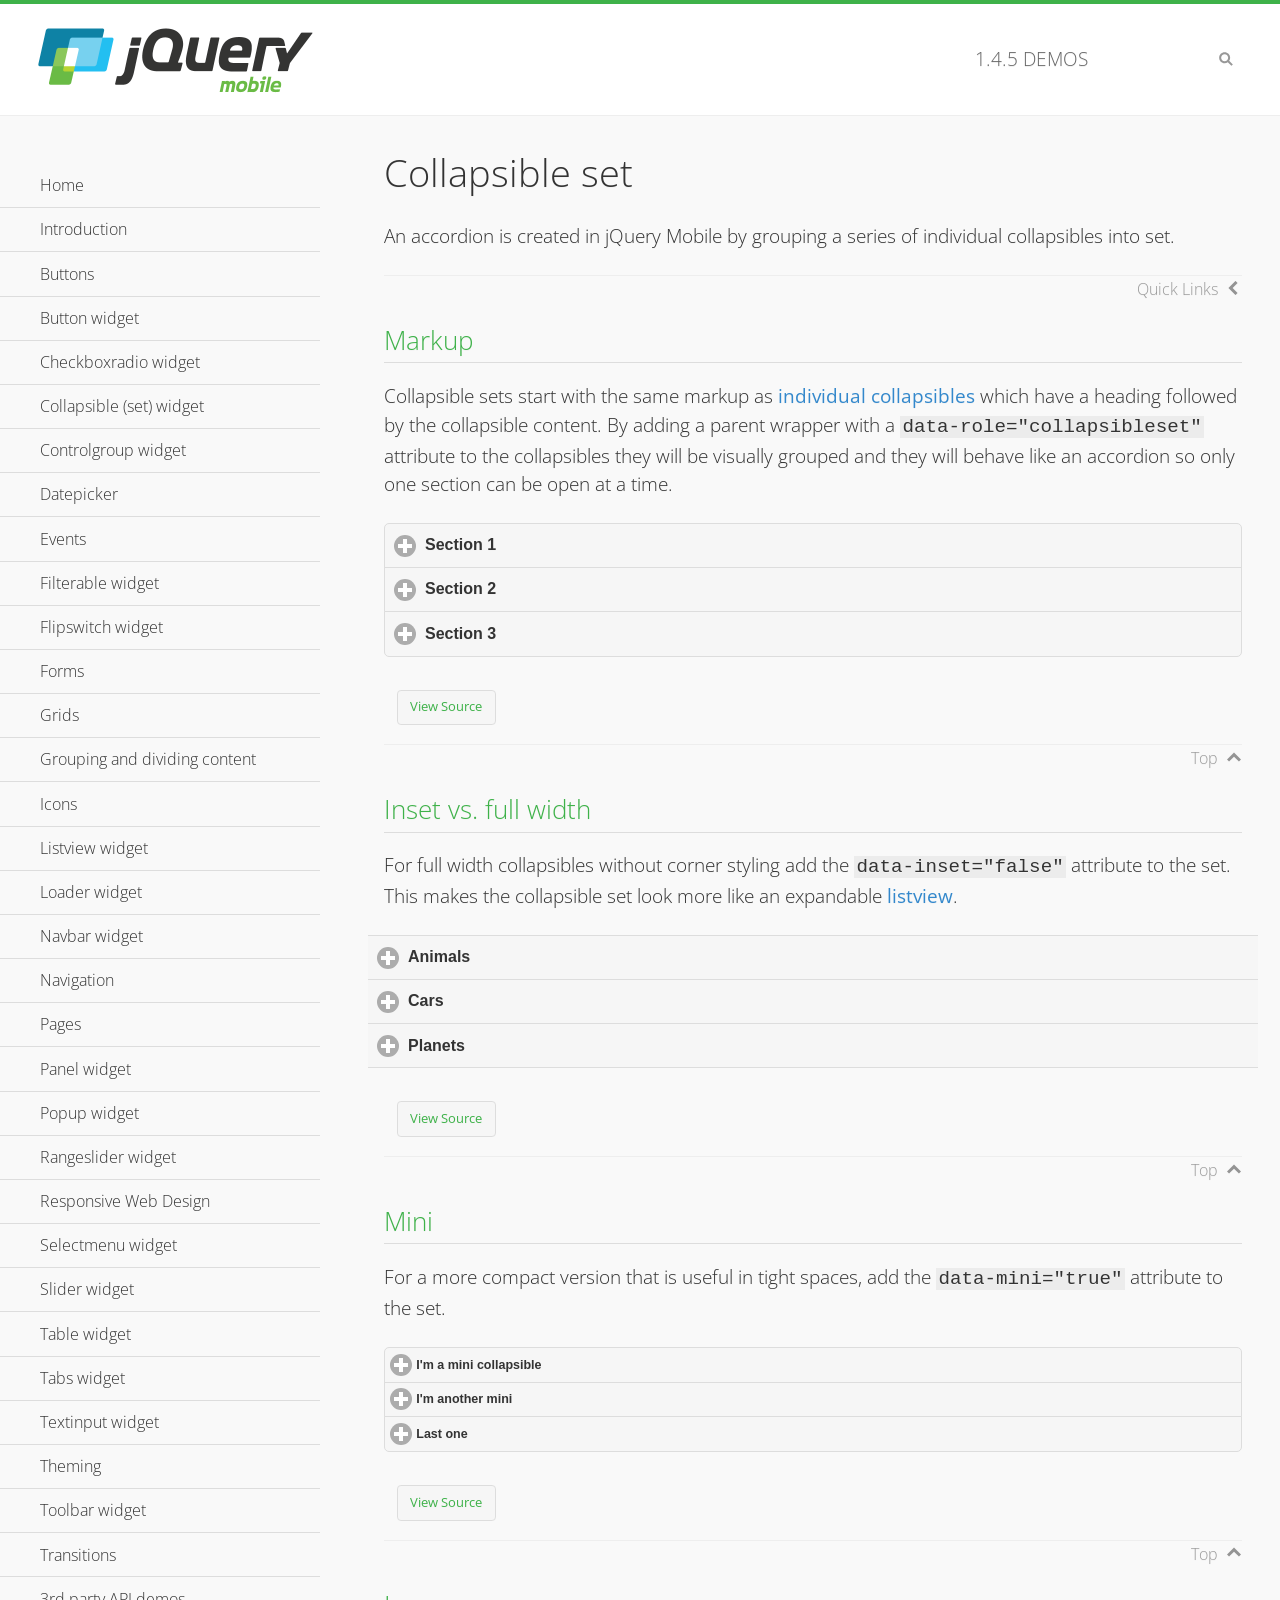
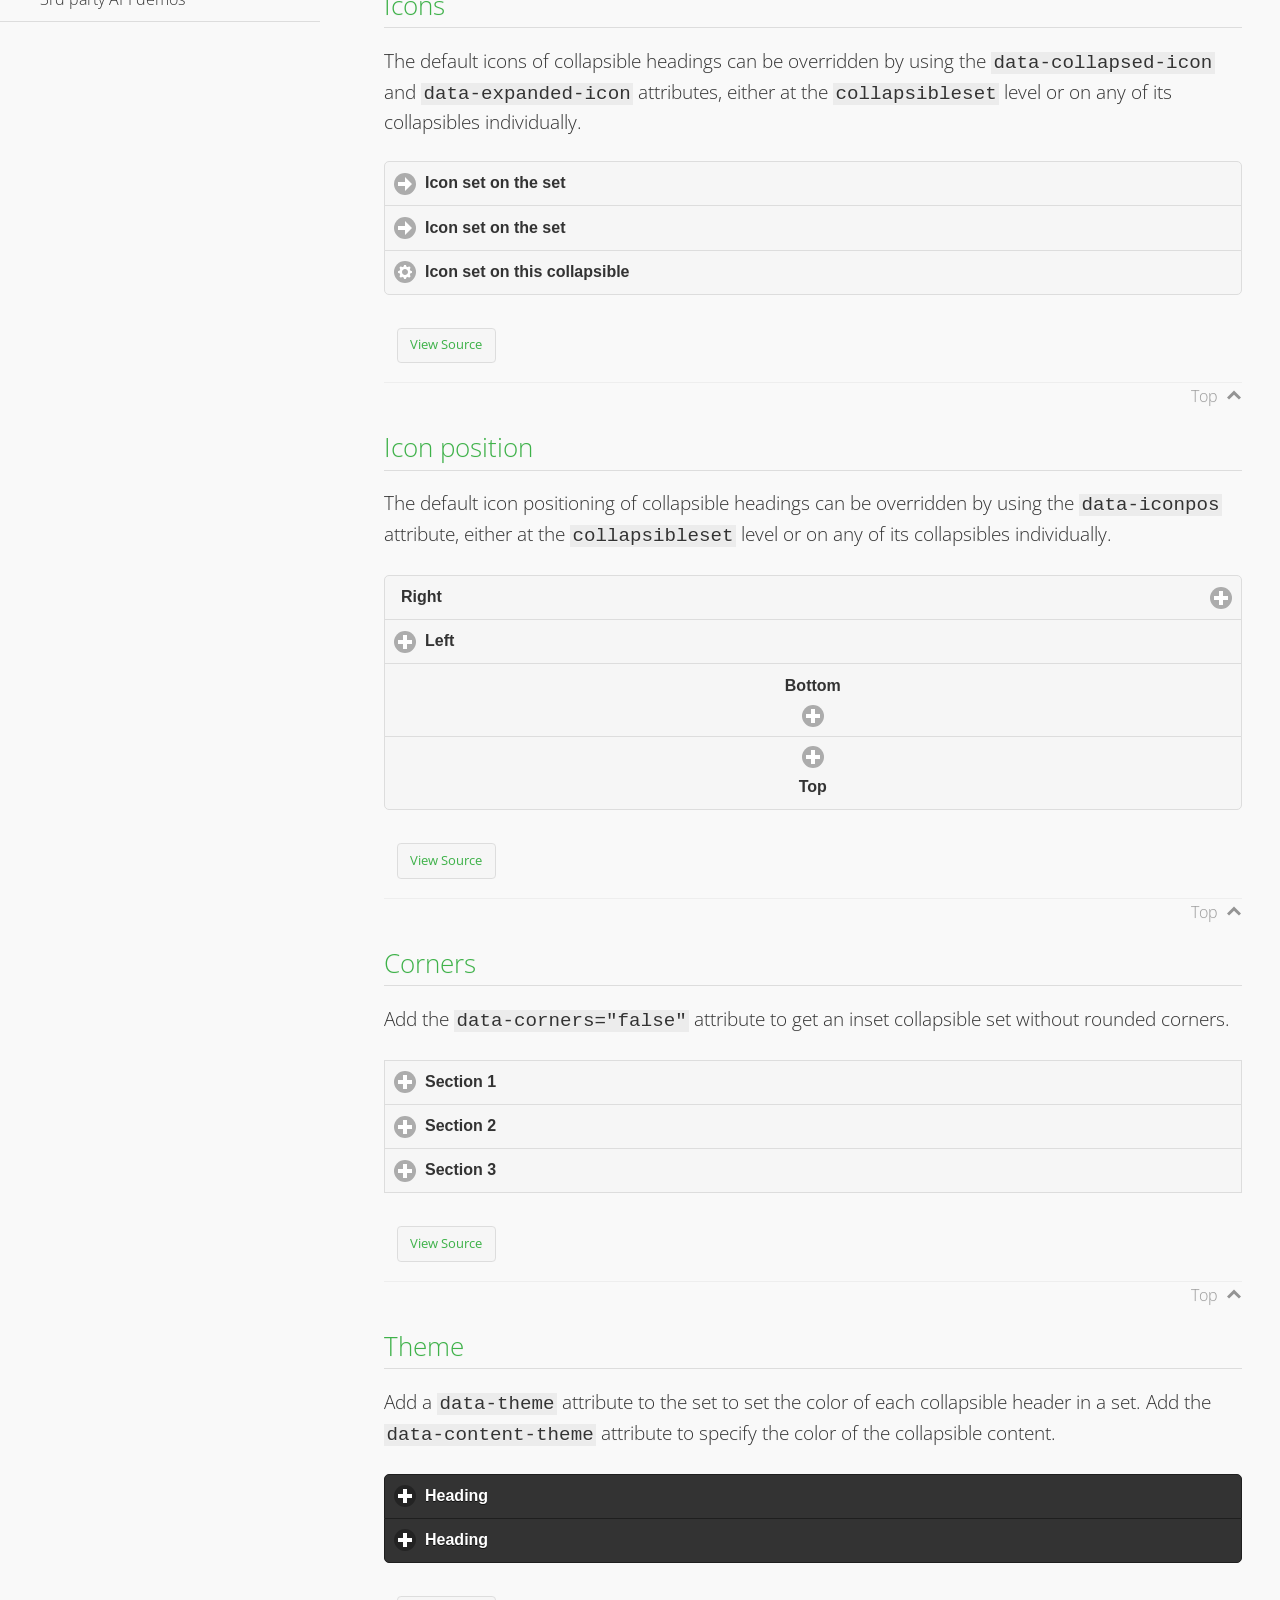
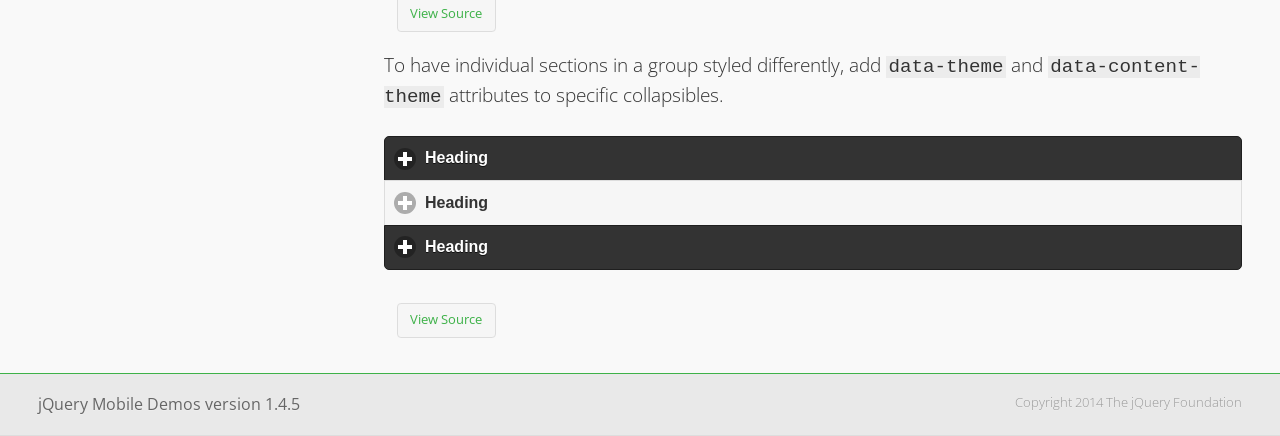
<file: FilkomNews/www/css/demos/collapsibleset/index.html>
<!DOCTYPE html>
<html>
<head>
	<meta charset="utf-8">
	<meta name="viewport" content="width=device-width, initial-scale=1">
	<title>Collapsible set - jQuery Mobile Demos</title>
	<link rel="shortcut icon" href="../favicon.ico">
    <link rel="stylesheet" href="http://fonts.googleapis.com/css?family=Open+Sans:300,400,700">
	<link rel="stylesheet" href="../css/themes/default/jquery.mobile-1.4.5.min.css">
	<link rel="stylesheet" href="../_assets/css/jqm-demos.css">
	<script src="../js/jquery.js"></script>
	<script src="../_assets/js/index.js"></script>
	<script src="../js/jquery.mobile-1.4.5.min.js"></script>
</head>
<body>
<div data-role="page" class="jqm-demos" data-quicklinks="true">

	<div data-role="header" class="jqm-header">
		<h2><a href="../" title="jQuery Mobile Demos home"><img src="../_assets/img/jquery-logo.png" alt="jQuery Mobile"></a></h2>
		<p><span class="jqm-version"></span> Demos</p>
		<a href="#" class="jqm-navmenu-link ui-btn ui-btn-icon-notext ui-corner-all ui-icon-bars ui-nodisc-icon ui-alt-icon ui-btn-left">Menu</a>
		<a href="#" class="jqm-search-link ui-btn ui-btn-icon-notext ui-corner-all ui-icon-search ui-nodisc-icon ui-alt-icon ui-btn-right">Search</a>
	</div><!-- /header -->

	<div role="main" class="ui-content jqm-content">

		<h1>Collapsible set</h1>

		<p>An accordion is created in jQuery Mobile by grouping a series of individual collapsibles into set.</p>

		<h2>Markup</h2>

		<p>Collapsible sets start with the same markup as <a href="../collapsible/" data-ajax="false">individual collapsibles</a> which have a heading followed by the collapsible content. By adding a parent wrapper with a <code>data-role="collapsibleset"</code> attribute to the collapsibles they will be visually grouped and they will behave like an accordion so only one section can be open at a time.</p>

			<div data-demo-html="true">
				<div data-role="collapsibleset" data-theme="a" data-content-theme="a">
					<div data-role="collapsible">
						<h3>Section 1</h3>
					<p>I'm the collapsible content for section 1</p>
					</div>
					<div data-role="collapsible">
						<h3>Section 2</h3>
					<p>I'm the collapsible content for section 2</p>

					</div>
					<div data-role="collapsible">
						<h3>Section 3</h3>
					<p>I'm the collapsible content for section 3</p>
					</div>
				</div>
			</div><!--/demo-html -->

		<h2>Inset vs. full width</h2>

		<p>For full width collapsibles without corner styling add the <code>data-inset="false"</code> attribute to the set. This makes the collapsible set look more like an expandable <a href="../listview/">listview</a>.</p>

			<div data-demo-html="true">
				<div data-role="collapsibleset" data-inset="false">
					<div data-role="collapsible">
						<h3>Animals</h3>
						<ul data-role="listview" data-inset="false">
							<li>Cats</li>
							<li>Dogs</li>
							<li>Lizards</li>
							<li>Snakes</li>
						</ul>
					</div>
					<div data-role="collapsible">
						<h3>Cars</h3>
						<ul data-role="listview" data-inset="false">
							<li>Acura</li>
							<li>Audi</li>
							<li>BMW</li>
							<li>Cadillac</li>
						</ul>
					</div>
					<div data-role="collapsible">
						<h3>Planets</h3>
						<ul data-role="listview" data-inset="false">
							<li>Earth</li>
							<li>Jupiter</li>
							<li>Mars</li>
							<li>Mercury</li>
						</ul>
					</div>
				</div>
			</div><!--/demo-html -->

		<h2>Mini</h2>

		<p>For a more compact version that is useful in tight spaces, add the <code>data-mini="true"</code> attribute to the set. </p>

			<div data-demo-html="true">
				<div data-role="collapsibleset" data-theme="a" data-content-theme="a" data-mini="true">
					<div data-role="collapsible">
						<h3>I'm a mini collapsible</h3>
					<p>This is good for tight spaces.</p>
					</div>
					<div data-role="collapsible">
						<h3>I'm another mini</h3>
					<p>Here's some collapsible content.</p>

					</div>
					<div data-role="collapsible">
						<h3>Last one</h3>
					<p>Final bit of collapsible content.</p>
					</div>
				</div>
			</div><!--/demo-html -->

		<h2>Icons</h2>

		<p>The default icons of collapsible headings can be overridden by using the <code>data-collapsed-icon</code> and <code>data-expanded-icon</code> attributes, either at the <code>collapsibleset</code> level or on any of its collapsibles individually.</p>

			<div data-demo-html="true">
				<div data-role="collapsibleset" data-theme="a" data-content-theme="a" data-collapsed-icon="arrow-r" data-expanded-icon="arrow-d">
					<div data-role="collapsible">
						<h3>Icon set on the set</h3>
					<p>Specify the open and close icons on the set to apply it to all the collapsibles within.</p>
					</div>
					<div data-role="collapsible">
						<h3>Icon set on the set</h3>
					<p>This collapsible also gets the icon from the set.</p>
					</div>
					<div data-role="collapsible" data-collapsed-icon="gear" data-expanded-icon="delete">
						<h3>Icon set on this collapsible</h3>
					<p>The icons here are applied to this collapsible specifically, thus overriding the set icons.</p>
					</div>
				</div>
			</div><!--/demo-html -->

		<h2>Icon position</h2>

		<p>The default icon positioning of collapsible headings can be overridden by using the <code>data-iconpos</code> attribute, either at the <code>collapsibleset</code> level or on any of its collapsibles individually.</p>

			<div data-demo-html="true">
				<div data-role="collapsibleset" data-theme="a" data-content-theme="a" data-iconpos="right">
					<div data-role="collapsible">
						<h3>Right</h3>
					<p>Inherits icon positioning from <code>data-iconpos="right"</code> attribute on set.</p>
					</div>
					<div data-role="collapsible" data-iconpos="left">
						<h3>Left</h3>
					<p>Set via <code>data-iconpos="left"</code> attribute on the collapsible</p>
					</div>
					<div data-role="collapsible" data-iconpos="bottom">
						<h3>Bottom</h3>
					<p>Set via <code>data-iconpos="bottom"</code> attribute on the collapsible</p>
					</div>
					<div data-role="collapsible" data-iconpos="top">
						<h3>Top</h3>
					<p>Set via <code>data-iconpos="top"</code> attribute on the collapsible</p>
					</div>
				</div>
			</div><!--/demo-html -->

		<h2>Corners</h2>
		<p>Add the <code>data-corners="false"</code> attribute to get an inset collapsible set without rounded corners.</p>

			<div data-demo-html="true">
				<div data-role="collapsibleset" data-corners="false" data-theme="a" data-content-theme="a">
					<div data-role="collapsible">
						<h3>Section 1</h3>
					<p>Collapsible content</p>
					</div>
					<div data-role="collapsible">
						<h3>Section 2</h3>
					<p>Collapsible content</p>

					</div>
					<div data-role="collapsible">
						<h3>Section 3</h3>
					<p>Collapsible content</p>
					</div>
				</div>
			</div><!--/demo-html -->

		<h2>Theme</h2>

		<p>Add a <code>data-theme</code> attribute to the set to set the color of each collapsible header in a set. Add the <code>data-content-theme</code> attribute to specify the color of the collapsible content. </p>

			<div data-demo-html="true">
				<div data-role="collapsibleset" data-theme="b" data-content-theme="b">
					<div data-role="collapsible">
						<h3>Heading</h3>
						<p>Content</p>
					</div>
					<div data-role="collapsible">
						<h3>Heading</h3>
						<p>Content</p>
					</div>
				</div>
			</div><!--/demo-html -->

		<p>To have individual sections in a group styled differently, add <code>data-theme</code> and <code>data-content-theme</code> attributes to specific collapsibles.</p>

			<div data-demo-html="true">
				<div data-role="collapsibleset" data-theme="b" data-content-theme="b">
					<div data-role="collapsible">
						<h3>Heading</h3>
						<p>Content</p>
					</div>
					<div data-role="collapsible" data-theme="a" data-content-theme="a">
						<h3>Heading</h3>
						<p>Content</p>
					</div>
					<div data-role="collapsible">
						<h3>Heading</h3>
						<p>Content</p>
					</div>
				</div>
		</div><!--/demo-html -->

	</div><!-- /content -->
	    <div data-role="panel" class="jqm-navmenu-panel" data-position="left" data-display="overlay" data-theme="a">
	    	<ul class="jqm-list ui-alt-icon ui-nodisc-icon">
<li data-filtertext="demos homepage" data-icon="home"><a href=".././">Home</a></li>
<li data-filtertext="introduction overview getting started"><a href="../intro/" data-ajax="false">Introduction</a></li>
<li data-filtertext="buttons button markup buttonmarkup method anchor link button element"><a href="../button-markup/" data-ajax="false">Buttons</a></li>
<li data-filtertext="form button widget input button submit reset"><a href="../button/" data-ajax="false">Button widget</a></li>
<li data-role="collapsible" data-enhanced="true" data-collapsed-icon="carat-d" data-expanded-icon="carat-u" data-iconpos="right" data-inset="false" class="ui-collapsible ui-collapsible-themed-content ui-collapsible-collapsed">
	<h3 class="ui-collapsible-heading ui-collapsible-heading-collapsed">
		<a href="#" class="ui-collapsible-heading-toggle ui-btn ui-btn-icon-right ui-btn-inherit ui-icon-carat-d">
		    Checkboxradio widget<span class="ui-collapsible-heading-status"> click to expand contents</span>
		</a>
	</h3>
	<div class="ui-collapsible-content ui-body-inherit ui-collapsible-content-collapsed" aria-hidden="true">
		<ul>
			<li data-filtertext="form checkboxradio widget checkbox input checkboxes controlgroups"><a href="../checkboxradio-checkbox/" data-ajax="false">Checkboxes</a></li>
			<li data-filtertext="form checkboxradio widget radio input radio buttons controlgroups"><a href="../checkboxradio-radio/" data-ajax="false">Radio buttons</a></li>
		</ul>
	</div>
</li>
<li data-role="collapsible" data-enhanced="true" data-collapsed-icon="carat-d" data-expanded-icon="carat-u" data-iconpos="right" data-inset="false" class="ui-collapsible ui-collapsible-themed-content ui-collapsible-collapsed">
	<h3 class="ui-collapsible-heading ui-collapsible-heading-collapsed">
		<a href="#" class="ui-collapsible-heading-toggle ui-btn ui-btn-icon-right ui-btn-inherit ui-icon-carat-d">
			Collapsible (set) widget<span class="ui-collapsible-heading-status"> click to expand contents</span>
		</a>
	</h3>
	<div class="ui-collapsible-content ui-body-inherit ui-collapsible-content-collapsed" aria-hidden="true">
		<ul>
			<li data-filtertext="collapsibles content formatting"><a href="../collapsible/" data-ajax="false">Collapsible</a></li>
			<li data-filtertext="dynamic collapsible set accordion append expand"><a href="../collapsible-dynamic/" data-ajax="false">Dynamic collapsibles</a></li>
			<li data-filtertext="accordions collapsible set widget content formatting grouped collapsibles"><a href="../collapsibleset/" data-ajax="false">Collapsible set</a></li>
		</ul>
	</div>
</li>
<li data-role="collapsible" data-enhanced="true" data-collapsed-icon="carat-d" data-expanded-icon="carat-u" data-iconpos="right" data-inset="false" class="ui-collapsible ui-collapsible-themed-content ui-collapsible-collapsed">
	<h3 class="ui-collapsible-heading ui-collapsible-heading-collapsed">
		<a href="#" class="ui-collapsible-heading-toggle ui-btn ui-btn-icon-right ui-btn-inherit ui-icon-carat-d">
			Controlgroup widget<span class="ui-collapsible-heading-status"> click to expand contents</span>
		</a>
	</h3>
	<div class="ui-collapsible-content ui-body-inherit ui-collapsible-content-collapsed" aria-hidden="true">
		<ul>
			<li data-filtertext="controlgroups selectmenu checkboxradio input grouped buttons horizontal vertical"><a href="../controlgroup/" data-ajax="false">Controlgroup</a></li>
			<li data-filtertext="dynamic controlgroup dynamically add buttons"><a href="../controlgroup-dynamic/" data-ajax="false">Dynamic controlgroups</a></li>
		</ul>
	</div>
</li>
<li data-filtertext="form datepicker widget date input"><a href="../datepicker/" data-ajax="false">Datepicker</a></li>
<li data-role="collapsible" data-enhanced="true" data-collapsed-icon="carat-d" data-expanded-icon="carat-u" data-iconpos="right" data-inset="false" class="ui-collapsible ui-collapsible-themed-content ui-collapsible-collapsed">
	<h3 class="ui-collapsible-heading ui-collapsible-heading-collapsed">
		<a href="#" class="ui-collapsible-heading-toggle ui-btn ui-btn-icon-right ui-btn-inherit ui-icon-carat-d">
			Events<span class="ui-collapsible-heading-status"> click to expand contents</span>
		</a>
	</h3>
	<div class="ui-collapsible-content ui-body-inherit ui-collapsible-content-collapsed" aria-hidden="true">
		<ul>
			<li data-filtertext="swipe to delete list items listviews swipe events"><a href="../swipe-list/" data-ajax="false">Swipe list items</a></li>
			<li data-filtertext="swipe to navigate swipe page navigation swipe events"><a href="../swipe-page/" data-ajax="false">Swipe page navigation</a></li>
		</ul>
	</div>
</li>
<li data-filtertext="filterable filter elements sorting searching listview table"><a href="../filterable/" data-ajax="false">Filterable widget</a></li>
<li data-filtertext="form flipswitch widget flip toggle switch binary select checkbox input"><a href="../flipswitch/" data-ajax="false">Flipswitch widget</a></li>
<li data-role="collapsible" data-enhanced="true" data-collapsed-icon="carat-d" data-expanded-icon="carat-u" data-iconpos="right" data-inset="false" class="ui-collapsible ui-collapsible-themed-content ui-collapsible-collapsed">
	<h3 class="ui-collapsible-heading ui-collapsible-heading-collapsed">
		<a href="#" class="ui-collapsible-heading-toggle ui-btn ui-btn-icon-right ui-btn-inherit ui-icon-carat-d">
			Forms<span class="ui-collapsible-heading-status"> click to expand contents</span>
		</a>
	</h3>
	<div class="ui-collapsible-content ui-body-inherit ui-collapsible-content-collapsed" aria-hidden="true">
		<ul>
			<li data-filtertext="forms text checkbox radio range button submit reset inputs selects textarea slider flipswitch label form elements"><a href="../forms/" data-ajax="false">Forms</a></li>
			<li data-filtertext="form hide labels hidden accessible ui-hidden-accessible forms"><a href="../forms-label-hidden-accessible/" data-ajax="false">Hide labels</a></li>
			<li data-filtertext="form field containers fieldcontain ui-field-contain forms"><a href="../forms-field-contain/" data-ajax="false">Field containers</a></li>
			<li data-filtertext="forms disabled form elements"><a href="../forms-disabled/" data-ajax="false">Forms disabled</a></li>
			<li data-filtertext="forms gallery examples overview forms text checkbox radio range button submit reset inputs selects textarea slider flipswitch label form elements"><a href="../forms-gallery/" data-ajax="false">Forms gallery</a></li>
		</ul>
	</div>
</li>
<li data-role="collapsible" data-enhanced="true" data-collapsed-icon="carat-d" data-expanded-icon="carat-u" data-iconpos="right" data-inset="false" class="ui-collapsible ui-collapsible-themed-content ui-collapsible-collapsed">
	<h3 class="ui-collapsible-heading ui-collapsible-heading-collapsed">
		<a href="#" class="ui-collapsible-heading-toggle ui-btn ui-btn-icon-right ui-btn-inherit ui-icon-carat-d">
			Grids<span class="ui-collapsible-heading-status"> click to expand contents</span>
		</a>
	</h3>
	<div class="ui-collapsible-content ui-body-inherit ui-collapsible-content-collapsed" aria-hidden="true">
		<ul>
			<li data-filtertext="grids columns blocks content formatting rwd responsive css framework"><a href="../grids/" data-ajax="false">Grids</a></li>
			<li data-filtertext="buttons in grids css framework"><a href="../grids-buttons/" data-ajax="false">Buttons in grids</a></li>
			<li data-filtertext="custom responsive grids rwd css framework"><a href="../grids-custom-responsive/" data-ajax="false">Custom responsive grids</a></li>
		</ul>
	</div>
</li>
<li data-filtertext="blocks content formatting sections heading"><a href="../body-bar-classes/" data-ajax="false">Grouping and dividing content</a></li>
<li data-role="collapsible" data-enhanced="true" data-collapsed-icon="carat-d" data-expanded-icon="carat-u" data-iconpos="right" data-inset="false" class="ui-collapsible ui-collapsible-themed-content ui-collapsible-collapsed">
	<h3 class="ui-collapsible-heading ui-collapsible-heading-collapsed">
		<a href="#" class="ui-collapsible-heading-toggle ui-btn ui-btn-icon-right ui-btn-inherit ui-icon-carat-d">
			Icons<span class="ui-collapsible-heading-status"> click to expand contents</span>
		</a>
	</h3>
	<div class="ui-collapsible-content ui-body-inherit ui-collapsible-content-collapsed" aria-hidden="true">
		<ul>
			<li data-filtertext="button icons svg disc alt custom icon position"><a href="../icons/" data-ajax="false">Icons</a></li>
			<li data-filtertext=""><a href="../icons-grunticon/" data-ajax="false">Grunticon loader</a></li>
		</ul>
	</div>
</li>
<li data-role="collapsible" data-enhanced="true" data-collapsed-icon="carat-d" data-expanded-icon="carat-u" data-iconpos="right" data-inset="false" class="ui-collapsible ui-collapsible-themed-content ui-collapsible-collapsed">
	<h3 class="ui-collapsible-heading ui-collapsible-heading-collapsed">
		<a href="#" class="ui-collapsible-heading-toggle ui-btn ui-btn-icon-right ui-btn-inherit ui-icon-carat-d">
			Listview widget<span class="ui-collapsible-heading-status"> click to expand contents</span>
		</a>
	</h3>
	<div class="ui-collapsible-content ui-body-inherit ui-collapsible-content-collapsed" aria-hidden="true">
		<ul>
			<li data-filtertext="listview widget thumbnails icons nested split button collapsible ul ol"><a href="../listview/" data-ajax="false">Listview</a></li>
			<li data-filtertext="autocomplete filterable reveal listview filtertextbeforefilter placeholder"><a href="../listview-autocomplete/" data-ajax="false">Listview autocomplete</a></li>
			<li data-filtertext="autocomplete filterable reveal listview remote data filtertextbeforefilter placeholder"><a href="../listview-autocomplete-remote/" data-ajax="false">Listview autocomplete remote data</a></li>
			<li data-filtertext="autodividers anchor jump scroll linkbars listview lists ul ol"><a href="../listview-autodividers-linkbar/" data-ajax="false">Listview autodividers linkbar</a></li>
			<li data-filtertext="listview autodividers selector autodividersselector lists ul ol"><a href="../listview-autodividers-selector/" data-ajax="false">Listview autodividers selector</a></li>
			<li data-filtertext="listview nested list items"><a href="../listview-nested-lists/" data-ajax="false">Nested Listviews</a></li>
			<li data-filtertext="listview collapsible list items flat"><a href="../listview-collapsible-item-flat/" data-ajax="false">Listview collapsible list items (flat)</a></li>
			<li data-filtertext="listview collapsible list indented"><a href="../listview-collapsible-item-indented/" data-ajax="false">Listview collapsible list items (indented)</a></li>
			<li data-filtertext="grid listview responsive grids responsive listviews lists ul"><a href="../listview-grid/" data-ajax="false">Listview responsive grid</a></li>
		</ul>
	</div>
</li>
<li data-filtertext="loader widget page loading navigation overlay spinner"><a href="../loader/" data-ajax="false">Loader widget</a></li>
<li data-filtertext="navbar widget navmenu toolbars header footer"><a href="../navbar/" data-ajax="false">Navbar widget</a></li>
<li data-role="collapsible" data-enhanced="true" data-collapsed-icon="carat-d" data-expanded-icon="carat-u" data-iconpos="right" data-inset="false" class="ui-collapsible ui-collapsible-themed-content ui-collapsible-collapsed">
	<h3 class="ui-collapsible-heading ui-collapsible-heading-collapsed">
		<a href="#" class="ui-collapsible-heading-toggle ui-btn ui-btn-icon-right ui-btn-inherit ui-icon-carat-d">
			Navigation<span class="ui-collapsible-heading-status"> click to expand contents</span>
		</a>
	</h3>
	<div class="ui-collapsible-content ui-body-inherit ui-collapsible-content-collapsed" aria-hidden="true">
		<ul>
			<li data-filtertext="ajax navigation navigate widget history event method"><a href="../navigation/" data-ajax="false">Navigation</a></li>
			<li data-filtertext="linking pages page links navigation ajax prefetch cache"><a href="../navigation-linking-pages/" data-ajax="false">Linking pages</a></li>
			<!-- <li data-filtertext="php redirect server redirection server-side navigation"><a href="../navigation-php-redirect/" data-ajax="false">PHP redirect demo</a></li>-->
			<li data-filtertext="navigation redirection hash query"><a href="../navigation-hash-processing/" data-ajax="false">Hash processing demo</a></li>
			<li data-filtertext="navigation redirection hash query"><a href="../page-events/" data-ajax="false">Page Navigation Events</a></li>
		</ul>
	</div>
</li>
<li data-role="collapsible" data-enhanced="true" data-collapsed-icon="carat-d" data-expanded-icon="carat-u" data-iconpos="right" data-inset="false" class="ui-collapsible ui-collapsible-themed-content ui-collapsible-collapsed">
	<h3 class="ui-collapsible-heading ui-collapsible-heading-collapsed">
		<a href="#" class="ui-collapsible-heading-toggle ui-btn ui-btn-icon-right ui-btn-inherit ui-icon-carat-d">
			Pages<span class="ui-collapsible-heading-status"> click to expand contents</span>
		</a>
	</h3>
	<div class="ui-collapsible-content ui-body-inherit ui-collapsible-content-collapsed" aria-hidden="true">
		<ul>
			<li data-filtertext="pages page widget ajax navigation"><a href="../pages/" data-ajax="false">Pages</a></li>
			<li data-filtertext="single page"><a href="../pages-single-page/" data-ajax="false">Single page</a></li>
			<li data-filtertext="multipage multi-page page"><a href="../pages-multi-page/" data-ajax="false">Multi-page template</a></li>
			<li data-filtertext="dialog page widget modal popup"><a href="../pages-dialog/" data-ajax="false">Dialog page</a></li>
		</ul>
	</div>
</li>
<li data-role="collapsible" data-enhanced="true" data-collapsed-icon="carat-d" data-expanded-icon="carat-u" data-iconpos="right" data-inset="false" class="ui-collapsible ui-collapsible-themed-content ui-collapsible-collapsed">
	<h3 class="ui-collapsible-heading ui-collapsible-heading-collapsed">
		<a href="#" class="ui-collapsible-heading-toggle ui-btn ui-btn-icon-right ui-btn-inherit ui-icon-carat-d">
			Panel widget<span class="ui-collapsible-heading-status"> click to expand contents</span>
		</a>
	</h3>
	<div class="ui-collapsible-content ui-body-inherit ui-collapsible-content-collapsed" aria-hidden="true">
		<ul>
			<li data-filtertext="panel widget sliding panels reveal push overlay responsive"><a href="../panel/" data-ajax="false">Panel</a></li>
			<li data-filtertext=""><a href="../panel-external/" data-ajax="false">External panels</a></li>
			<li data-filtertext="panel "><a href="../panel-fixed/" data-ajax="false">Fixed panels</a></li>
			<li data-filtertext="panel slide panels sliding panels shadow rwd responsive breakpoint"><a href="../panel-responsive/" data-ajax="false">Panels responsive</a></li>
			<li data-filtertext="panel custom style custom panel width reveal shadow listview panel styling page background wrapper"><a href="../panel-styling/" data-ajax="false">Custom panel style</a></li>
			<li data-filtertext="panel open on swipe"><a href="../panel-swipe-open/" data-ajax="false">Panel open on swipe</a></li>
			<li data-filtertext="panels outside page internal external toolbars"><a href="../panel-external-internal/" data-ajax="false">Panel external and internal</a></li>
		</ul>
	</div>
</li>
<li data-role="collapsible" data-enhanced="true" data-collapsed-icon="carat-d" data-expanded-icon="carat-u" data-iconpos="right" data-inset="false" class="ui-collapsible ui-collapsible-themed-content ui-collapsible-collapsed">
	<h3 class="ui-collapsible-heading ui-collapsible-heading-collapsed">
		<a href="#" class="ui-collapsible-heading-toggle ui-btn ui-btn-icon-right ui-btn-inherit ui-icon-carat-d">
			Popup widget<span class="ui-collapsible-heading-status"> click to expand contents</span>
		</a>
	</h3>
	<div class="ui-collapsible-content ui-body-inherit ui-collapsible-content-collapsed" aria-hidden="true">
		<ul>
			<li data-filtertext="popup widget popups dialog modal transition tooltip lightbox form overlay screen flip pop fade transition"><a href="../popup/" data-ajax="false">Popup</a></li>
			<li data-filtertext="popup alignment position"><a href="../popup-alignment/" data-ajax="false">Popup alignment</a></li>
			<li data-filtertext="popup arrow size popups popover"><a href="../popup-arrow-size/" data-ajax="false">Popup arrow size</a></li>
			<li data-filtertext="dynamic popups popup images lightbox"><a href="../popup-dynamic/" data-ajax="false">Dynamic popups</a></li>
			<li data-filtertext="popups with iframes scaling"><a href="../popup-iframe/" data-ajax="false">Popups with iframes</a></li>
			<li data-filtertext="popup image scaling"><a href="../popup-image-scaling/" data-ajax="false">Popup image scaling</a></li>
			<li data-filtertext="external popup outside multi-page"><a href="../popup-outside-multipage/" data-ajax="false">Popup outside multi-page</a></li>
		</ul>
	</div>
</li>
<li data-filtertext="form rangeslider widget dual sliders dual handle sliders range input"><a href="../rangeslider/" data-ajax="false">Rangeslider widget</a></li>
<li data-filtertext="responsive web design rwd adaptive progressive enhancement PE accessible mobile breakpoints media query media queries"><a href="../rwd/" data-ajax="false">Responsive Web Design</a></li>
<li data-role="collapsible" data-enhanced="true" data-collapsed-icon="carat-d" data-expanded-icon="carat-u" data-iconpos="right" data-inset="false" class="ui-collapsible ui-collapsible-themed-content ui-collapsible-collapsed">
	<h3 class="ui-collapsible-heading ui-collapsible-heading-collapsed">
		<a href="#" class="ui-collapsible-heading-toggle ui-btn ui-btn-icon-right ui-btn-inherit ui-icon-carat-d">
			Selectmenu widget<span class="ui-collapsible-heading-status"> click to expand contents</span>
		</a>
	</h3>
	<div class="ui-collapsible-content ui-body-inherit ui-collapsible-content-collapsed" aria-hidden="true">
		<ul>
			<li data-filtertext="form selectmenu widget select input custom select menu selects"><a href="../selectmenu/" data-ajax="false">Selectmenu</a></li>
			<li data-filtertext="form custom select menu selectmenu widget custom menu option optgroup multiple selects"><a href="../selectmenu-custom/" data-ajax="false">Custom select menu</a></li>
			<li data-filtertext="filterable select filter popup dialog"><a href="../selectmenu-custom-filter/" data-ajax="false">Custom select menu with filter</a></li>
		</ul>
	</div>
</li>
<li data-role="collapsible" data-enhanced="true" data-collapsed-icon="carat-d" data-expanded-icon="carat-u" data-iconpos="right" data-inset="false" class="ui-collapsible ui-collapsible-themed-content ui-collapsible-collapsed">
	<h3 class="ui-collapsible-heading ui-collapsible-heading-collapsed">
		<a href="#" class="ui-collapsible-heading-toggle ui-btn ui-btn-icon-right ui-btn-inherit ui-icon-carat-d">
			Slider widget<span class="ui-collapsible-heading-status"> click to expand contents</span>
		</a>
	</h3>
	<div class="ui-collapsible-content ui-body-inherit ui-collapsible-content-collapsed" aria-hidden="true">
		<ul>
			<li data-filtertext="form slider widget range input single sliders"><a href="../slider/" data-ajax="false">Slider</a></li>
			<li data-filtertext="form slider widget flipswitch slider binary select flip toggle switch"><a href="../slider-flipswitch/" data-ajax="false">Slider flip toggle switch</a></li>
			<li data-filtertext="form slider tooltip handle value input range sliders"><a href="../slider-tooltip/" data-ajax="false">Slider tooltip</a></li>
		</ul>
	</div>
</li>
<li data-role="collapsible" data-enhanced="true" data-collapsed-icon="carat-d" data-expanded-icon="carat-u" data-iconpos="right" data-inset="false" class="ui-collapsible ui-collapsible-themed-content ui-collapsible-collapsed">
	<h3 class="ui-collapsible-heading ui-collapsible-heading-collapsed">
		<a href="#" class="ui-collapsible-heading-toggle ui-btn ui-btn-icon-right ui-btn-inherit ui-icon-carat-d">
			Table widget<span class="ui-collapsible-heading-status"> click to expand contents</span>
		</a>
	</h3>
	<div class="ui-collapsible-content ui-body-inherit ui-collapsible-content-collapsed" aria-hidden="true">
		<ul>
			<li data-filtertext="table widget reflow column toggle th td responsive tables rwd hide show tabular"><a href="../table-column-toggle/" data-ajax="false">Table Column Toggle</a></li>
			<li data-filtertext="table column toggle phone comparison demo"><a href="../table-column-toggle-example/" data-ajax="false">Table Column Toggle demo</a></li>
			<li data-filtertext="responsive tables table column toggle heading groups rwd breakpoint"><a href="../table-column-toggle-heading-groups/" data-ajax="false">Table Column Toggle heading groups</a></li>
			<li data-filtertext="responsive tables table column toggle hide rwd breakpoint customization options"><a href="../table-column-toggle-options/" data-ajax="false">Table Column Toggle options</a></li>
			<li data-filtertext="table reflow th td responsive rwd columns tabular"><a href="../table-reflow/" data-ajax="false">Table Reflow</a></li>
			<li data-filtertext="responsive tables table reflow heading groups rwd breakpoint"><a href="../table-reflow-heading-groups/" data-ajax="false">Table Reflow heading groups</a></li>
			<li data-filtertext="responsive tables table reflow stripes strokes table style"><a href="../table-reflow-stripes-strokes/" data-ajax="false">Table Reflow stripes and strokes</a></li>
			<li data-filtertext="responsive tables table reflow stack custom styles"><a href="../table-reflow-styling/" data-ajax="false">Table Reflow custom styles</a></li>
		</ul>
	</div>
</li>
<li data-filtertext="ui tabs widget"><a href="../tabs/" data-ajax="false">Tabs widget</a></li>
<li data-filtertext="form textinput widget text input textarea number date time tel email file color password"><a href="../textinput/" data-ajax="false">Textinput widget</a></li>
<li data-role="collapsible" data-enhanced="true" data-collapsed-icon="carat-d" data-expanded-icon="carat-u" data-iconpos="right" data-inset="false" class="ui-collapsible ui-collapsible-themed-content ui-collapsible-collapsed">
	<h3 class="ui-collapsible-heading ui-collapsible-heading-collapsed">
		<a href="#" class="ui-collapsible-heading-toggle ui-btn ui-btn-icon-right ui-btn-inherit ui-icon-carat-d">
			Theming<span class="ui-collapsible-heading-status"> click to expand contents</span>
		</a>
	</h3>
	<div class="ui-collapsible-content ui-body-inherit ui-collapsible-content-collapsed" aria-hidden="true">
		<ul>
			<li data-filtertext="default theme swatches theming style css"><a href="../theme-default/" data-ajax="false">Default theme</a></li>
			<li data-filtertext="classic theme old theme swatches theming style css"><a href="../theme-classic/" data-ajax="false">Classic theme</a></li>
		</ul>
	</div>
</li>
<li data-role="collapsible" data-enhanced="true" data-collapsed-icon="carat-d" data-expanded-icon="carat-u" data-iconpos="right" data-inset="false" class="ui-collapsible ui-collapsible-themed-content ui-collapsible-collapsed">
	<h3 class="ui-collapsible-heading ui-collapsible-heading-collapsed">
		<a href="#" class="ui-collapsible-heading-toggle ui-btn ui-btn-icon-right ui-btn-inherit ui-icon-carat-d">
			Toolbar widget<span class="ui-collapsible-heading-status"> click to expand contents</span>
		</a>
	</h3>
	<div class="ui-collapsible-content ui-body-inherit ui-collapsible-content-collapsed" aria-hidden="true">
		<ul>
			<li data-filtertext="toolbar widget header footer toolbars fixed fullscreen external sections"><a href="../toolbar/" data-ajax="false">Toolbar</a></li>
			<li data-filtertext="dynamic toolbars dynamically add toolbar header footer"><a href="../toolbar-dynamic/" data-ajax="false">Dynamic toolbars</a></li>
			<li data-filtertext="external toolbars header footer"><a href="../toolbar-external/" data-ajax="false">External toolbars</a></li>
			<li data-filtertext="fixed toolbars header footer"><a href="../toolbar-fixed/" data-ajax="false">Fixed toolbars</a></li>
			<li data-filtertext="fixed fullscreen toolbars header footer"><a href="../toolbar-fixed-fullscreen/" data-ajax="false">Fullscreen toolbars</a></li>
			<li data-filtertext="external fixed toolbars header footer"><a href="../toolbar-fixed-external/" data-ajax="false">Fixed external toolbars</a></li>
			<li data-filtertext="external persistent toolbars header footer navbar navmenu"><a href="../toolbar-fixed-persistent/" data-ajax="false">Persistent toolbars</a></li>
			<li data-filtertext="external ajax optimized toolbars persistent toolbars header footer navbar"><a href="../toolbar-fixed-persistent-optimized/" data-ajax="false">Ajax optimized toolbars</a></li>
			<li data-filtertext="form in toolbars header footer"><a href="../toolbar-fixed-forms/" data-ajax="false">Form in toolbar</a></li>
		</ul>
	</div>
</li>
<li data-filtertext="page transitions animated pages popup navigation flip slide fade pop"><a href="../transitions/" data-ajax="false">Transitions</a></li>
<li data-role="collapsible" data-enhanced="true" data-collapsed-icon="carat-d" data-expanded-icon="carat-u" data-iconpos="right" data-inset="false" class="ui-collapsible ui-collapsible-themed-content ui-collapsible-collapsed">
	<h3 class="ui-collapsible-heading ui-collapsible-heading-collapsed">
		<a href="#" class="ui-collapsible-heading-toggle ui-btn ui-btn-icon-right ui-btn-inherit ui-icon-carat-d">
			3rd party API demos<span class="ui-collapsible-heading-status"> click to expand contents</span>
		</a>
	</h3>
	<div class="ui-collapsible-content ui-body-inherit ui-collapsible-content-collapsed" aria-hidden="true">
		<ul>
			<li data-filtertext="backbone requirejs navigation router"><a href="../backbone-requirejs/" data-ajax="false">Backbone RequireJS</a></li>
			<li data-filtertext="google maps geolocation demo"><a href="../map-geolocation/" data-ajax="false">Google Maps geolocation</a></li>
			<li data-filtertext="google maps hybrid"><a href="../map-list-toggle/" data-ajax="false">Google Maps list toggle</a></li>
		</ul>
	</div>
</li>



		     </ul>
		</div><!-- /panel -->


	<div data-role="footer" data-position="fixed" data-tap-toggle="false" class="jqm-footer">
		<p>jQuery Mobile Demos version <span class="jqm-version"></span></p>
		<p>Copyright 2014 The jQuery Foundation</p>
	</div><!-- /footer -->
	<!-- TODO: This should become an external panel so we can add input to markup (unique ID) -->
    <div data-role="panel" class="jqm-search-panel" data-position="right" data-display="overlay" data-theme="a">
		<div class="jqm-search">
			<ul class="jqm-list" data-filter-placeholder="Search demos..." data-filter-reveal="true">
<li data-filtertext="demos homepage" data-icon="home"><a href=".././">Home</a></li>
<li data-filtertext="introduction overview getting started"><a href="../intro/" data-ajax="false">Introduction</a></li>
<li data-filtertext="buttons button markup buttonmarkup method anchor link button element"><a href="../button-markup/" data-ajax="false">Buttons</a></li>
<li data-filtertext="form button widget input button submit reset"><a href="../button/" data-ajax="false">Button widget</a></li>
<li data-role="collapsible" data-enhanced="true" data-collapsed-icon="carat-d" data-expanded-icon="carat-u" data-iconpos="right" data-inset="false" class="ui-collapsible ui-collapsible-themed-content ui-collapsible-collapsed">
	<h3 class="ui-collapsible-heading ui-collapsible-heading-collapsed">
		<a href="#" class="ui-collapsible-heading-toggle ui-btn ui-btn-icon-right ui-btn-inherit ui-icon-carat-d">
		    Checkboxradio widget<span class="ui-collapsible-heading-status"> click to expand contents</span>
		</a>
	</h3>
	<div class="ui-collapsible-content ui-body-inherit ui-collapsible-content-collapsed" aria-hidden="true">
		<ul>
			<li data-filtertext="form checkboxradio widget checkbox input checkboxes controlgroups"><a href="../checkboxradio-checkbox/" data-ajax="false">Checkboxes</a></li>
			<li data-filtertext="form checkboxradio widget radio input radio buttons controlgroups"><a href="../checkboxradio-radio/" data-ajax="false">Radio buttons</a></li>
		</ul>
	</div>
</li>
<li data-role="collapsible" data-enhanced="true" data-collapsed-icon="carat-d" data-expanded-icon="carat-u" data-iconpos="right" data-inset="false" class="ui-collapsible ui-collapsible-themed-content ui-collapsible-collapsed">
	<h3 class="ui-collapsible-heading ui-collapsible-heading-collapsed">
		<a href="#" class="ui-collapsible-heading-toggle ui-btn ui-btn-icon-right ui-btn-inherit ui-icon-carat-d">
			Collapsible (set) widget<span class="ui-collapsible-heading-status"> click to expand contents</span>
		</a>
	</h3>
	<div class="ui-collapsible-content ui-body-inherit ui-collapsible-content-collapsed" aria-hidden="true">
		<ul>
			<li data-filtertext="collapsibles content formatting"><a href="../collapsible/" data-ajax="false">Collapsible</a></li>
			<li data-filtertext="dynamic collapsible set accordion append expand"><a href="../collapsible-dynamic/" data-ajax="false">Dynamic collapsibles</a></li>
			<li data-filtertext="accordions collapsible set widget content formatting grouped collapsibles"><a href="../collapsibleset/" data-ajax="false">Collapsible set</a></li>
		</ul>
	</div>
</li>
<li data-role="collapsible" data-enhanced="true" data-collapsed-icon="carat-d" data-expanded-icon="carat-u" data-iconpos="right" data-inset="false" class="ui-collapsible ui-collapsible-themed-content ui-collapsible-collapsed">
	<h3 class="ui-collapsible-heading ui-collapsible-heading-collapsed">
		<a href="#" class="ui-collapsible-heading-toggle ui-btn ui-btn-icon-right ui-btn-inherit ui-icon-carat-d">
			Controlgroup widget<span class="ui-collapsible-heading-status"> click to expand contents</span>
		</a>
	</h3>
	<div class="ui-collapsible-content ui-body-inherit ui-collapsible-content-collapsed" aria-hidden="true">
		<ul>
			<li data-filtertext="controlgroups selectmenu checkboxradio input grouped buttons horizontal vertical"><a href="../controlgroup/" data-ajax="false">Controlgroup</a></li>
			<li data-filtertext="dynamic controlgroup dynamically add buttons"><a href="../controlgroup-dynamic/" data-ajax="false">Dynamic controlgroups</a></li>
		</ul>
	</div>
</li>
<li data-filtertext="form datepicker widget date input"><a href="../datepicker/" data-ajax="false">Datepicker</a></li>
<li data-role="collapsible" data-enhanced="true" data-collapsed-icon="carat-d" data-expanded-icon="carat-u" data-iconpos="right" data-inset="false" class="ui-collapsible ui-collapsible-themed-content ui-collapsible-collapsed">
	<h3 class="ui-collapsible-heading ui-collapsible-heading-collapsed">
		<a href="#" class="ui-collapsible-heading-toggle ui-btn ui-btn-icon-right ui-btn-inherit ui-icon-carat-d">
			Events<span class="ui-collapsible-heading-status"> click to expand contents</span>
		</a>
	</h3>
	<div class="ui-collapsible-content ui-body-inherit ui-collapsible-content-collapsed" aria-hidden="true">
		<ul>
			<li data-filtertext="swipe to delete list items listviews swipe events"><a href="../swipe-list/" data-ajax="false">Swipe list items</a></li>
			<li data-filtertext="swipe to navigate swipe page navigation swipe events"><a href="../swipe-page/" data-ajax="false">Swipe page navigation</a></li>
		</ul>
	</div>
</li>
<li data-filtertext="filterable filter elements sorting searching listview table"><a href="../filterable/" data-ajax="false">Filterable widget</a></li>
<li data-filtertext="form flipswitch widget flip toggle switch binary select checkbox input"><a href="../flipswitch/" data-ajax="false">Flipswitch widget</a></li>
<li data-role="collapsible" data-enhanced="true" data-collapsed-icon="carat-d" data-expanded-icon="carat-u" data-iconpos="right" data-inset="false" class="ui-collapsible ui-collapsible-themed-content ui-collapsible-collapsed">
	<h3 class="ui-collapsible-heading ui-collapsible-heading-collapsed">
		<a href="#" class="ui-collapsible-heading-toggle ui-btn ui-btn-icon-right ui-btn-inherit ui-icon-carat-d">
			Forms<span class="ui-collapsible-heading-status"> click to expand contents</span>
		</a>
	</h3>
	<div class="ui-collapsible-content ui-body-inherit ui-collapsible-content-collapsed" aria-hidden="true">
		<ul>
			<li data-filtertext="forms text checkbox radio range button submit reset inputs selects textarea slider flipswitch label form elements"><a href="../forms/" data-ajax="false">Forms</a></li>
			<li data-filtertext="form hide labels hidden accessible ui-hidden-accessible forms"><a href="../forms-label-hidden-accessible/" data-ajax="false">Hide labels</a></li>
			<li data-filtertext="form field containers fieldcontain ui-field-contain forms"><a href="../forms-field-contain/" data-ajax="false">Field containers</a></li>
			<li data-filtertext="forms disabled form elements"><a href="../forms-disabled/" data-ajax="false">Forms disabled</a></li>
			<li data-filtertext="forms gallery examples overview forms text checkbox radio range button submit reset inputs selects textarea slider flipswitch label form elements"><a href="../forms-gallery/" data-ajax="false">Forms gallery</a></li>
		</ul>
	</div>
</li>
<li data-role="collapsible" data-enhanced="true" data-collapsed-icon="carat-d" data-expanded-icon="carat-u" data-iconpos="right" data-inset="false" class="ui-collapsible ui-collapsible-themed-content ui-collapsible-collapsed">
	<h3 class="ui-collapsible-heading ui-collapsible-heading-collapsed">
		<a href="#" class="ui-collapsible-heading-toggle ui-btn ui-btn-icon-right ui-btn-inherit ui-icon-carat-d">
			Grids<span class="ui-collapsible-heading-status"> click to expand contents</span>
		</a>
	</h3>
	<div class="ui-collapsible-content ui-body-inherit ui-collapsible-content-collapsed" aria-hidden="true">
		<ul>
			<li data-filtertext="grids columns blocks content formatting rwd responsive css framework"><a href="../grids/" data-ajax="false">Grids</a></li>
			<li data-filtertext="buttons in grids css framework"><a href="../grids-buttons/" data-ajax="false">Buttons in grids</a></li>
			<li data-filtertext="custom responsive grids rwd css framework"><a href="../grids-custom-responsive/" data-ajax="false">Custom responsive grids</a></li>
		</ul>
	</div>
</li>
<li data-filtertext="blocks content formatting sections heading"><a href="../body-bar-classes/" data-ajax="false">Grouping and dividing content</a></li>
<li data-role="collapsible" data-enhanced="true" data-collapsed-icon="carat-d" data-expanded-icon="carat-u" data-iconpos="right" data-inset="false" class="ui-collapsible ui-collapsible-themed-content ui-collapsible-collapsed">
	<h3 class="ui-collapsible-heading ui-collapsible-heading-collapsed">
		<a href="#" class="ui-collapsible-heading-toggle ui-btn ui-btn-icon-right ui-btn-inherit ui-icon-carat-d">
			Icons<span class="ui-collapsible-heading-status"> click to expand contents</span>
		</a>
	</h3>
	<div class="ui-collapsible-content ui-body-inherit ui-collapsible-content-collapsed" aria-hidden="true">
		<ul>
			<li data-filtertext="button icons svg disc alt custom icon position"><a href="../icons/" data-ajax="false">Icons</a></li>
			<li data-filtertext=""><a href="../icons-grunticon/" data-ajax="false">Grunticon loader</a></li>
		</ul>
	</div>
</li>
<li data-role="collapsible" data-enhanced="true" data-collapsed-icon="carat-d" data-expanded-icon="carat-u" data-iconpos="right" data-inset="false" class="ui-collapsible ui-collapsible-themed-content ui-collapsible-collapsed">
	<h3 class="ui-collapsible-heading ui-collapsible-heading-collapsed">
		<a href="#" class="ui-collapsible-heading-toggle ui-btn ui-btn-icon-right ui-btn-inherit ui-icon-carat-d">
			Listview widget<span class="ui-collapsible-heading-status"> click to expand contents</span>
		</a>
	</h3>
	<div class="ui-collapsible-content ui-body-inherit ui-collapsible-content-collapsed" aria-hidden="true">
		<ul>
			<li data-filtertext="listview widget thumbnails icons nested split button collapsible ul ol"><a href="../listview/" data-ajax="false">Listview</a></li>
			<li data-filtertext="autocomplete filterable reveal listview filtertextbeforefilter placeholder"><a href="../listview-autocomplete/" data-ajax="false">Listview autocomplete</a></li>
			<li data-filtertext="autocomplete filterable reveal listview remote data filtertextbeforefilter placeholder"><a href="../listview-autocomplete-remote/" data-ajax="false">Listview autocomplete remote data</a></li>
			<li data-filtertext="autodividers anchor jump scroll linkbars listview lists ul ol"><a href="../listview-autodividers-linkbar/" data-ajax="false">Listview autodividers linkbar</a></li>
			<li data-filtertext="listview autodividers selector autodividersselector lists ul ol"><a href="../listview-autodividers-selector/" data-ajax="false">Listview autodividers selector</a></li>
			<li data-filtertext="listview nested list items"><a href="../listview-nested-lists/" data-ajax="false">Nested Listviews</a></li>
			<li data-filtertext="listview collapsible list items flat"><a href="../listview-collapsible-item-flat/" data-ajax="false">Listview collapsible list items (flat)</a></li>
			<li data-filtertext="listview collapsible list indented"><a href="../listview-collapsible-item-indented/" data-ajax="false">Listview collapsible list items (indented)</a></li>
			<li data-filtertext="grid listview responsive grids responsive listviews lists ul"><a href="../listview-grid/" data-ajax="false">Listview responsive grid</a></li>
		</ul>
	</div>
</li>
<li data-filtertext="loader widget page loading navigation overlay spinner"><a href="../loader/" data-ajax="false">Loader widget</a></li>
<li data-filtertext="navbar widget navmenu toolbars header footer"><a href="../navbar/" data-ajax="false">Navbar widget</a></li>
<li data-role="collapsible" data-enhanced="true" data-collapsed-icon="carat-d" data-expanded-icon="carat-u" data-iconpos="right" data-inset="false" class="ui-collapsible ui-collapsible-themed-content ui-collapsible-collapsed">
	<h3 class="ui-collapsible-heading ui-collapsible-heading-collapsed">
		<a href="#" class="ui-collapsible-heading-toggle ui-btn ui-btn-icon-right ui-btn-inherit ui-icon-carat-d">
			Navigation<span class="ui-collapsible-heading-status"> click to expand contents</span>
		</a>
	</h3>
	<div class="ui-collapsible-content ui-body-inherit ui-collapsible-content-collapsed" aria-hidden="true">
		<ul>
			<li data-filtertext="ajax navigation navigate widget history event method"><a href="../navigation/" data-ajax="false">Navigation</a></li>
			<li data-filtertext="linking pages page links navigation ajax prefetch cache"><a href="../navigation-linking-pages/" data-ajax="false">Linking pages</a></li>
			<!-- <li data-filtertext="php redirect server redirection server-side navigation"><a href="../navigation-php-redirect/" data-ajax="false">PHP redirect demo</a></li>-->
			<li data-filtertext="navigation redirection hash query"><a href="../navigation-hash-processing/" data-ajax="false">Hash processing demo</a></li>
			<li data-filtertext="navigation redirection hash query"><a href="../page-events/" data-ajax="false">Page Navigation Events</a></li>
		</ul>
	</div>
</li>
<li data-role="collapsible" data-enhanced="true" data-collapsed-icon="carat-d" data-expanded-icon="carat-u" data-iconpos="right" data-inset="false" class="ui-collapsible ui-collapsible-themed-content ui-collapsible-collapsed">
	<h3 class="ui-collapsible-heading ui-collapsible-heading-collapsed">
		<a href="#" class="ui-collapsible-heading-toggle ui-btn ui-btn-icon-right ui-btn-inherit ui-icon-carat-d">
			Pages<span class="ui-collapsible-heading-status"> click to expand contents</span>
		</a>
	</h3>
	<div class="ui-collapsible-content ui-body-inherit ui-collapsible-content-collapsed" aria-hidden="true">
		<ul>
			<li data-filtertext="pages page widget ajax navigation"><a href="../pages/" data-ajax="false">Pages</a></li>
			<li data-filtertext="single page"><a href="../pages-single-page/" data-ajax="false">Single page</a></li>
			<li data-filtertext="multipage multi-page page"><a href="../pages-multi-page/" data-ajax="false">Multi-page template</a></li>
			<li data-filtertext="dialog page widget modal popup"><a href="../pages-dialog/" data-ajax="false">Dialog page</a></li>
		</ul>
	</div>
</li>
<li data-role="collapsible" data-enhanced="true" data-collapsed-icon="carat-d" data-expanded-icon="carat-u" data-iconpos="right" data-inset="false" class="ui-collapsible ui-collapsible-themed-content ui-collapsible-collapsed">
	<h3 class="ui-collapsible-heading ui-collapsible-heading-collapsed">
		<a href="#" class="ui-collapsible-heading-toggle ui-btn ui-btn-icon-right ui-btn-inherit ui-icon-carat-d">
			Panel widget<span class="ui-collapsible-heading-status"> click to expand contents</span>
		</a>
	</h3>
	<div class="ui-collapsible-content ui-body-inherit ui-collapsible-content-collapsed" aria-hidden="true">
		<ul>
			<li data-filtertext="panel widget sliding panels reveal push overlay responsive"><a href="../panel/" data-ajax="false">Panel</a></li>
			<li data-filtertext=""><a href="../panel-external/" data-ajax="false">External panels</a></li>
			<li data-filtertext="panel "><a href="../panel-fixed/" data-ajax="false">Fixed panels</a></li>
			<li data-filtertext="panel slide panels sliding panels shadow rwd responsive breakpoint"><a href="../panel-responsive/" data-ajax="false">Panels responsive</a></li>
			<li data-filtertext="panel custom style custom panel width reveal shadow listview panel styling page background wrapper"><a href="../panel-styling/" data-ajax="false">Custom panel style</a></li>
			<li data-filtertext="panel open on swipe"><a href="../panel-swipe-open/" data-ajax="false">Panel open on swipe</a></li>
			<li data-filtertext="panels outside page internal external toolbars"><a href="../panel-external-internal/" data-ajax="false">Panel external and internal</a></li>
		</ul>
	</div>
</li>
<li data-role="collapsible" data-enhanced="true" data-collapsed-icon="carat-d" data-expanded-icon="carat-u" data-iconpos="right" data-inset="false" class="ui-collapsible ui-collapsible-themed-content ui-collapsible-collapsed">
	<h3 class="ui-collapsible-heading ui-collapsible-heading-collapsed">
		<a href="#" class="ui-collapsible-heading-toggle ui-btn ui-btn-icon-right ui-btn-inherit ui-icon-carat-d">
			Popup widget<span class="ui-collapsible-heading-status"> click to expand contents</span>
		</a>
	</h3>
	<div class="ui-collapsible-content ui-body-inherit ui-collapsible-content-collapsed" aria-hidden="true">
		<ul>
			<li data-filtertext="popup widget popups dialog modal transition tooltip lightbox form overlay screen flip pop fade transition"><a href="../popup/" data-ajax="false">Popup</a></li>
			<li data-filtertext="popup alignment position"><a href="../popup-alignment/" data-ajax="false">Popup alignment</a></li>
			<li data-filtertext="popup arrow size popups popover"><a href="../popup-arrow-size/" data-ajax="false">Popup arrow size</a></li>
			<li data-filtertext="dynamic popups popup images lightbox"><a href="../popup-dynamic/" data-ajax="false">Dynamic popups</a></li>
			<li data-filtertext="popups with iframes scaling"><a href="../popup-iframe/" data-ajax="false">Popups with iframes</a></li>
			<li data-filtertext="popup image scaling"><a href="../popup-image-scaling/" data-ajax="false">Popup image scaling</a></li>
			<li data-filtertext="external popup outside multi-page"><a href="../popup-outside-multipage/" data-ajax="false">Popup outside multi-page</a></li>
		</ul>
	</div>
</li>
<li data-filtertext="form rangeslider widget dual sliders dual handle sliders range input"><a href="../rangeslider/" data-ajax="false">Rangeslider widget</a></li>
<li data-filtertext="responsive web design rwd adaptive progressive enhancement PE accessible mobile breakpoints media query media queries"><a href="../rwd/" data-ajax="false">Responsive Web Design</a></li>
<li data-role="collapsible" data-enhanced="true" data-collapsed-icon="carat-d" data-expanded-icon="carat-u" data-iconpos="right" data-inset="false" class="ui-collapsible ui-collapsible-themed-content ui-collapsible-collapsed">
	<h3 class="ui-collapsible-heading ui-collapsible-heading-collapsed">
		<a href="#" class="ui-collapsible-heading-toggle ui-btn ui-btn-icon-right ui-btn-inherit ui-icon-carat-d">
			Selectmenu widget<span class="ui-collapsible-heading-status"> click to expand contents</span>
		</a>
	</h3>
	<div class="ui-collapsible-content ui-body-inherit ui-collapsible-content-collapsed" aria-hidden="true">
		<ul>
			<li data-filtertext="form selectmenu widget select input custom select menu selects"><a href="../selectmenu/" data-ajax="false">Selectmenu</a></li>
			<li data-filtertext="form custom select menu selectmenu widget custom menu option optgroup multiple selects"><a href="../selectmenu-custom/" data-ajax="false">Custom select menu</a></li>
			<li data-filtertext="filterable select filter popup dialog"><a href="../selectmenu-custom-filter/" data-ajax="false">Custom select menu with filter</a></li>
		</ul>
	</div>
</li>
<li data-role="collapsible" data-enhanced="true" data-collapsed-icon="carat-d" data-expanded-icon="carat-u" data-iconpos="right" data-inset="false" class="ui-collapsible ui-collapsible-themed-content ui-collapsible-collapsed">
	<h3 class="ui-collapsible-heading ui-collapsible-heading-collapsed">
		<a href="#" class="ui-collapsible-heading-toggle ui-btn ui-btn-icon-right ui-btn-inherit ui-icon-carat-d">
			Slider widget<span class="ui-collapsible-heading-status"> click to expand contents</span>
		</a>
	</h3>
	<div class="ui-collapsible-content ui-body-inherit ui-collapsible-content-collapsed" aria-hidden="true">
		<ul>
			<li data-filtertext="form slider widget range input single sliders"><a href="../slider/" data-ajax="false">Slider</a></li>
			<li data-filtertext="form slider widget flipswitch slider binary select flip toggle switch"><a href="../slider-flipswitch/" data-ajax="false">Slider flip toggle switch</a></li>
			<li data-filtertext="form slider tooltip handle value input range sliders"><a href="../slider-tooltip/" data-ajax="false">Slider tooltip</a></li>
		</ul>
	</div>
</li>
<li data-role="collapsible" data-enhanced="true" data-collapsed-icon="carat-d" data-expanded-icon="carat-u" data-iconpos="right" data-inset="false" class="ui-collapsible ui-collapsible-themed-content ui-collapsible-collapsed">
	<h3 class="ui-collapsible-heading ui-collapsible-heading-collapsed">
		<a href="#" class="ui-collapsible-heading-toggle ui-btn ui-btn-icon-right ui-btn-inherit ui-icon-carat-d">
			Table widget<span class="ui-collapsible-heading-status"> click to expand contents</span>
		</a>
	</h3>
	<div class="ui-collapsible-content ui-body-inherit ui-collapsible-content-collapsed" aria-hidden="true">
		<ul>
			<li data-filtertext="table widget reflow column toggle th td responsive tables rwd hide show tabular"><a href="../table-column-toggle/" data-ajax="false">Table Column Toggle</a></li>
			<li data-filtertext="table column toggle phone comparison demo"><a href="../table-column-toggle-example/" data-ajax="false">Table Column Toggle demo</a></li>
			<li data-filtertext="responsive tables table column toggle heading groups rwd breakpoint"><a href="../table-column-toggle-heading-groups/" data-ajax="false">Table Column Toggle heading groups</a></li>
			<li data-filtertext="responsive tables table column toggle hide rwd breakpoint customization options"><a href="../table-column-toggle-options/" data-ajax="false">Table Column Toggle options</a></li>
			<li data-filtertext="table reflow th td responsive rwd columns tabular"><a href="../table-reflow/" data-ajax="false">Table Reflow</a></li>
			<li data-filtertext="responsive tables table reflow heading groups rwd breakpoint"><a href="../table-reflow-heading-groups/" data-ajax="false">Table Reflow heading groups</a></li>
			<li data-filtertext="responsive tables table reflow stripes strokes table style"><a href="../table-reflow-stripes-strokes/" data-ajax="false">Table Reflow stripes and strokes</a></li>
			<li data-filtertext="responsive tables table reflow stack custom styles"><a href="../table-reflow-styling/" data-ajax="false">Table Reflow custom styles</a></li>
		</ul>
	</div>
</li>
<li data-filtertext="ui tabs widget"><a href="../tabs/" data-ajax="false">Tabs widget</a></li>
<li data-filtertext="form textinput widget text input textarea number date time tel email file color password"><a href="../textinput/" data-ajax="false">Textinput widget</a></li>
<li data-role="collapsible" data-enhanced="true" data-collapsed-icon="carat-d" data-expanded-icon="carat-u" data-iconpos="right" data-inset="false" class="ui-collapsible ui-collapsible-themed-content ui-collapsible-collapsed">
	<h3 class="ui-collapsible-heading ui-collapsible-heading-collapsed">
		<a href="#" class="ui-collapsible-heading-toggle ui-btn ui-btn-icon-right ui-btn-inherit ui-icon-carat-d">
			Theming<span class="ui-collapsible-heading-status"> click to expand contents</span>
		</a>
	</h3>
	<div class="ui-collapsible-content ui-body-inherit ui-collapsible-content-collapsed" aria-hidden="true">
		<ul>
			<li data-filtertext="default theme swatches theming style css"><a href="../theme-default/" data-ajax="false">Default theme</a></li>
			<li data-filtertext="classic theme old theme swatches theming style css"><a href="../theme-classic/" data-ajax="false">Classic theme</a></li>
		</ul>
	</div>
</li>
<li data-role="collapsible" data-enhanced="true" data-collapsed-icon="carat-d" data-expanded-icon="carat-u" data-iconpos="right" data-inset="false" class="ui-collapsible ui-collapsible-themed-content ui-collapsible-collapsed">
	<h3 class="ui-collapsible-heading ui-collapsible-heading-collapsed">
		<a href="#" class="ui-collapsible-heading-toggle ui-btn ui-btn-icon-right ui-btn-inherit ui-icon-carat-d">
			Toolbar widget<span class="ui-collapsible-heading-status"> click to expand contents</span>
		</a>
	</h3>
	<div class="ui-collapsible-content ui-body-inherit ui-collapsible-content-collapsed" aria-hidden="true">
		<ul>
			<li data-filtertext="toolbar widget header footer toolbars fixed fullscreen external sections"><a href="../toolbar/" data-ajax="false">Toolbar</a></li>
			<li data-filtertext="dynamic toolbars dynamically add toolbar header footer"><a href="../toolbar-dynamic/" data-ajax="false">Dynamic toolbars</a></li>
			<li data-filtertext="external toolbars header footer"><a href="../toolbar-external/" data-ajax="false">External toolbars</a></li>
			<li data-filtertext="fixed toolbars header footer"><a href="../toolbar-fixed/" data-ajax="false">Fixed toolbars</a></li>
			<li data-filtertext="fixed fullscreen toolbars header footer"><a href="../toolbar-fixed-fullscreen/" data-ajax="false">Fullscreen toolbars</a></li>
			<li data-filtertext="external fixed toolbars header footer"><a href="../toolbar-fixed-external/" data-ajax="false">Fixed external toolbars</a></li>
			<li data-filtertext="external persistent toolbars header footer navbar navmenu"><a href="../toolbar-fixed-persistent/" data-ajax="false">Persistent toolbars</a></li>
			<li data-filtertext="external ajax optimized toolbars persistent toolbars header footer navbar"><a href="../toolbar-fixed-persistent-optimized/" data-ajax="false">Ajax optimized toolbars</a></li>
			<li data-filtertext="form in toolbars header footer"><a href="../toolbar-fixed-forms/" data-ajax="false">Form in toolbar</a></li>
		</ul>
	</div>
</li>
<li data-filtertext="page transitions animated pages popup navigation flip slide fade pop"><a href="../transitions/" data-ajax="false">Transitions</a></li>
<li data-role="collapsible" data-enhanced="true" data-collapsed-icon="carat-d" data-expanded-icon="carat-u" data-iconpos="right" data-inset="false" class="ui-collapsible ui-collapsible-themed-content ui-collapsible-collapsed">
	<h3 class="ui-collapsible-heading ui-collapsible-heading-collapsed">
		<a href="#" class="ui-collapsible-heading-toggle ui-btn ui-btn-icon-right ui-btn-inherit ui-icon-carat-d">
			3rd party API demos<span class="ui-collapsible-heading-status"> click to expand contents</span>
		</a>
	</h3>
	<div class="ui-collapsible-content ui-body-inherit ui-collapsible-content-collapsed" aria-hidden="true">
		<ul>
			<li data-filtertext="backbone requirejs navigation router"><a href="../backbone-requirejs/" data-ajax="false">Backbone RequireJS</a></li>
			<li data-filtertext="google maps geolocation demo"><a href="../map-geolocation/" data-ajax="false">Google Maps geolocation</a></li>
			<li data-filtertext="google maps hybrid"><a href="../map-list-toggle/" data-ajax="false">Google Maps list toggle</a></li>
		</ul>
	</div>
</li>



			</ul>
		</div>
	</div><!-- /panel -->


</div><!-- /page -->

</body>
</html>
</file>
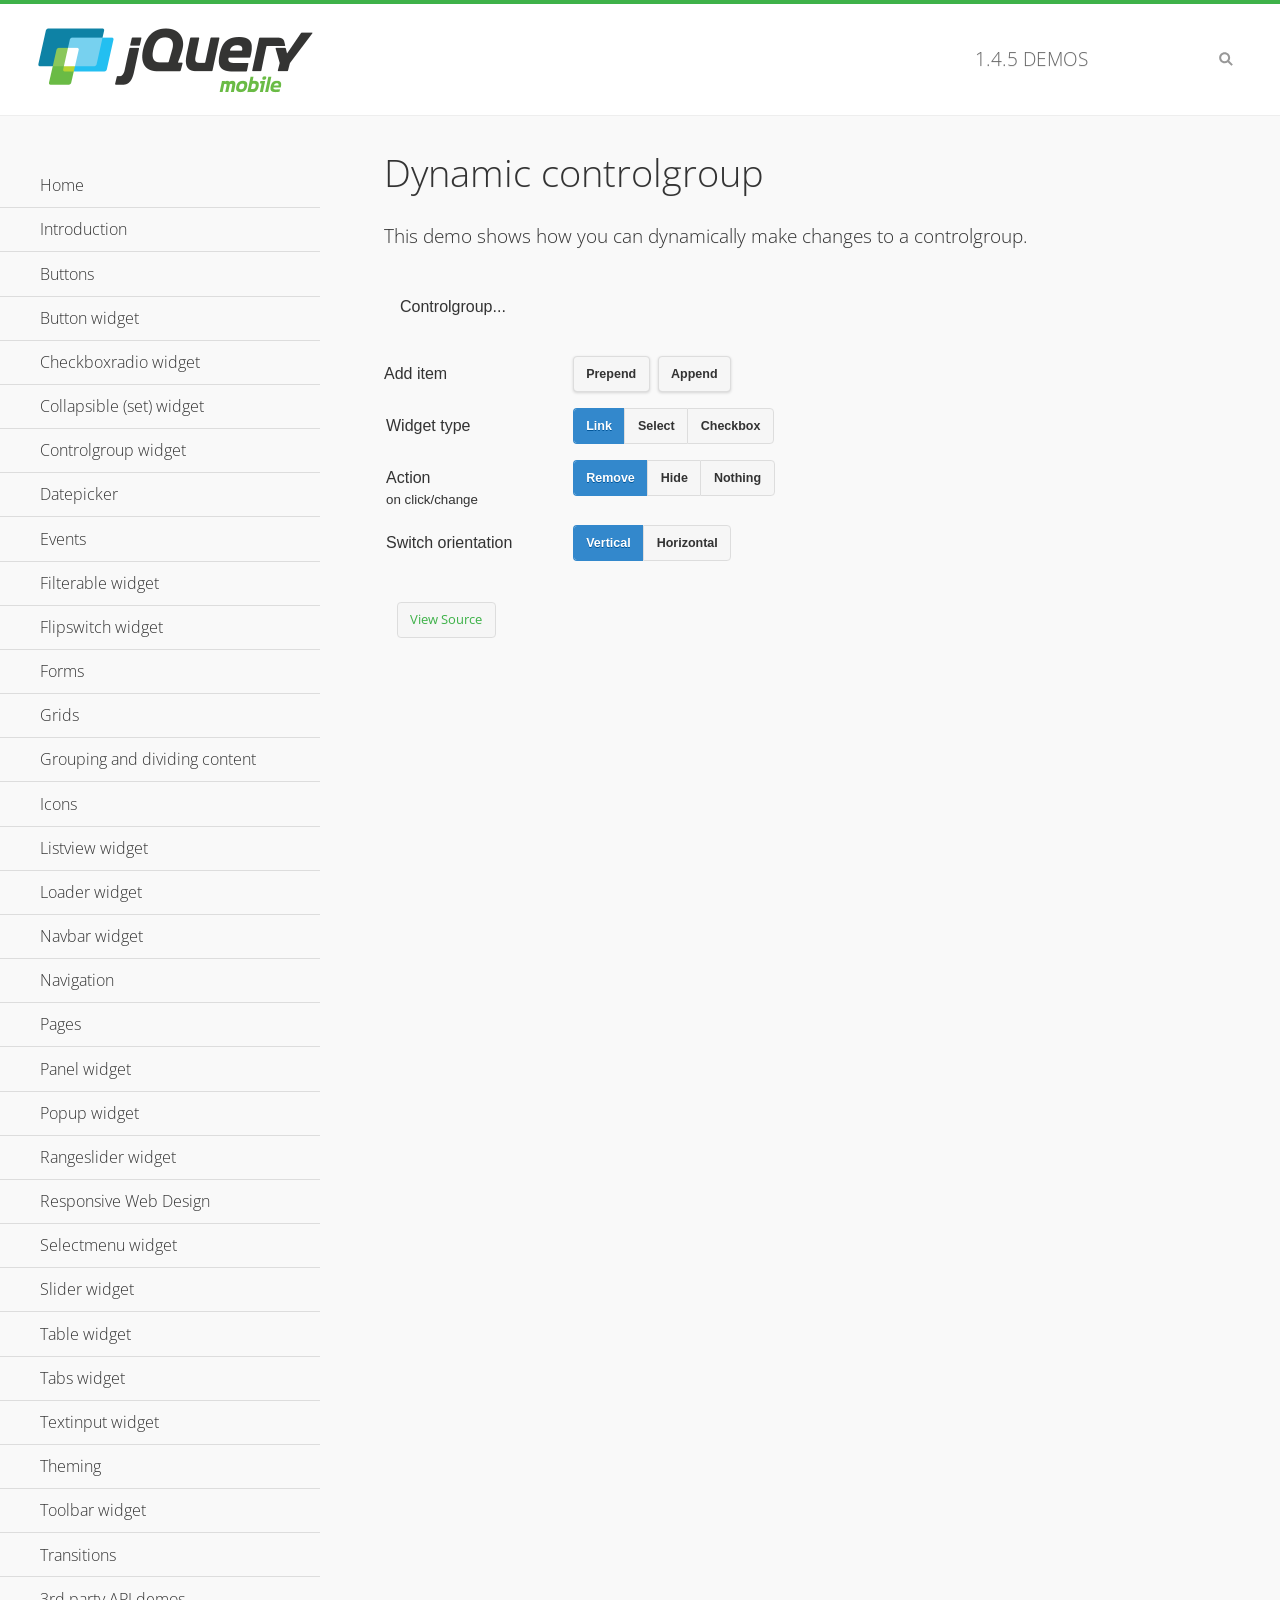
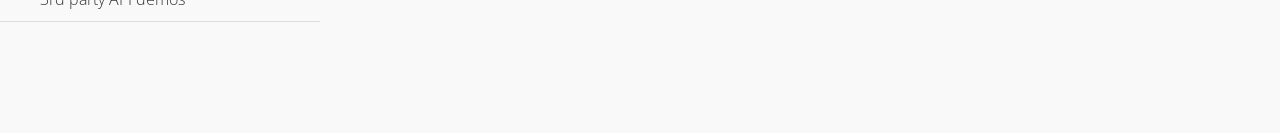
<file: FilkomNews/www/css/demos/controlgroup-dynamic/index.html>
<!DOCTYPE html>
<html>
<head>
	<meta charset="utf-8">
	<meta name="viewport" content="width=device-width, initial-scale=1">
	<title>Dynamic controlgroup - jQuery Mobile Demos</title>
	<link rel="shortcut icon" href="../favicon.ico">
    <link rel="stylesheet" href="http://fonts.googleapis.com/css?family=Open+Sans:300,400,700">
	<link rel="stylesheet" href="../css/themes/default/jquery.mobile-1.4.5.min.css">
	<link rel="stylesheet" href="../_assets/css/jqm-demos.css">
	<script src="../js/jquery.js"></script>
	<script src="../_assets/js/index.js"></script>
	<script src="../js/jquery.mobile-1.4.5.min.js"></script>
	<script>
		( function( $, undefined ) {
			var counter = 0;
			$( document ).bind( "pagecreate", function( e ) {
				$( "#prepend, #append", e.target ).on( "click", function( e ) {
					counter++;

					var widgetType = $( "[name='radio-widget']:checked" ).attr( "id" ),
						group = $( "#my-controlgroup" ),
						$el,
						action = function() {
							var action = $( "[name='radio-action']:checked" ).attr( "id" );
							if ( $( $el[1] ).is( "select" ) && action === "hide" ) {
								$el = $( $el[1] ).parents( ".ui-select" );
							}
							$el[ action ]();
							group.controlgroup( "refresh" );
						};

					if ( widgetType === "link" ) {

						$el = $( "<a href='#'>Link " + counter + "</a>" ).bind( "click", action );
						$( "#my-controlgroup" ).controlgroup( "container" )[ $( this ).attr( "id" ) ]( $el );
						$el.buttonMarkup();

					} else if ( widgetType === "select" ) {

						$el = $( "<label for='widget" + counter + "'>Select " + counter + "</label><select id='widget" + counter + "'><option value='option1'>Select " + counter + "</option><option value='option2'>Select option</option></select>" );
						$( $el[ 1 ] ).bind( "change", action);
						$( "#my-controlgroup" ).controlgroup( "container" )[ $( this ).attr( "id" ) ]( $el );
						$( $el[ 1 ] ).selectmenu();

					} else {

						$el = $( "<label for='widget" + counter + "'>Checkbox " + counter + "</label><input type='checkbox' id='widget" + counter + "'></input>" );
						$( $el[ 1 ] ).bind( "change", action );
						$( "#my-controlgroup" ).controlgroup( "container" )[ $( this ).attr( "id" ) ]( $el );
						$( $el[ 1 ] ).checkboxradio();

					}

					group.controlgroup( "refresh" );
				});

				$( "[name='radio-orientation']" ).bind( "change", function( e ) {
					$( "#my-controlgroup" ).controlgroup( "option", "type", ( $( "#isHorizontal" ).is( ":checked" ) ? "horizontal" : "vertical" ) );
				});
			});
		})( jQuery );
	</script>
</head>
<body>
<div data-role="page" class="jqm-demos">

	<div data-role="header" class="jqm-header">
		<h2><a href="../" title="jQuery Mobile Demos home"><img src="../_assets/img/jquery-logo.png" alt="jQuery Mobile"></a></h2>
		<p><span class="jqm-version"></span> Demos</p>
		<a href="#" class="jqm-navmenu-link ui-btn ui-btn-icon-notext ui-corner-all ui-icon-bars ui-nodisc-icon ui-alt-icon ui-btn-left">Menu</a>
		<a href="#" class="jqm-search-link ui-btn ui-btn-icon-notext ui-corner-all ui-icon-search ui-nodisc-icon ui-alt-icon ui-btn-right">Search</a>
	</div><!-- /header -->

	<div role="main" class="ui-content jqm-content">

        <h1>Dynamic controlgroup</h1>

        <p>This demo shows how you can dynamically make changes to a controlgroup.</p>

        <div data-demo-html="true" data-demo-js="true">

            <form>
            	<div class="ui-body ui-body-d ui-corner-all">
                	<p>Controlgroup...</p>
                	<div data-role="controlgroup" id="my-controlgroup"><!-- items will be injected here --></div>
                </div>
            </form>

            <div class="ui-field-contain">
                <label for="prepend">Add item</label>
                <button id="prepend" data-mini="true" data-inline="true">Prepend</button>
                <label for="append" class="ui-hidden-accessible">Action</label>
                <button id="append" data-mini="true" data-inline="true">Append</button>
            </div>

            <form action="#" method="get">
            	<div class="ui-field-contain">
                    <fieldset data-role="controlgroup" data-type="horizontal" data-mini="true">
                        <legend>Widget type</legend>

                        <input type="radio" name="radio-widget" id="link" value="link" checked="checked">
                        <label for="link">Link</label>

                        <input type="radio" name="radio-widget" id="select" value="select">
                        <label for="select">Select</label>

                        <input type="radio" name="radio-widget" id="checkbox" value="checkbox">
                        <label for="checkbox">Checkbox</label>
                    </fieldset>
            	</div>

            	<div class="ui-field-contain">
                    <fieldset data-role="controlgroup" data-type="horizontal" data-mini="true">
                        <legend>Action<br><small>on click/change</small></legend>

                        <input type="radio" name="radio-action" id="remove" value="remove" checked="checked">
                        <label for="remove">Remove</label>

                        <input type="radio" name="radio-action" id="hide" value="hide">
                        <label for="hide">Hide</label>

                        <input type="radio" name="radio-action" id="width" value="width">
                        <label for="width">Nothing</label>
                    </fieldset>
            	</div>

            	<div class="ui-field-contain">
                    <fieldset data-role="controlgroup" data-type="horizontal" data-mini="true">
                        <legend>Switch orientation</legend>

                        <input type="radio" name="radio-orientation" id="isVertical" value="isVertical" checked="checked">
                        <label for="isVertical">Vertical</label>

                        <input type="radio" name="radio-orientation" id="isHorizontal" value="isHorizontal">
                        <label for="isHorizontal">Horizontal</label>
                    </fieldset>
            	</div>

            </form>

        </div><!--/demo-html -->

	</div><!-- /content -->
	    <div data-role="panel" class="jqm-navmenu-panel" data-position="left" data-display="overlay" data-theme="a">
	    	<ul class="jqm-list ui-alt-icon ui-nodisc-icon">
<li data-filtertext="demos homepage" data-icon="home"><a href=".././">Home</a></li>
<li data-filtertext="introduction overview getting started"><a href="../intro/" data-ajax="false">Introduction</a></li>
<li data-filtertext="buttons button markup buttonmarkup method anchor link button element"><a href="../button-markup/" data-ajax="false">Buttons</a></li>
<li data-filtertext="form button widget input button submit reset"><a href="../button/" data-ajax="false">Button widget</a></li>
<li data-role="collapsible" data-enhanced="true" data-collapsed-icon="carat-d" data-expanded-icon="carat-u" data-iconpos="right" data-inset="false" class="ui-collapsible ui-collapsible-themed-content ui-collapsible-collapsed">
	<h3 class="ui-collapsible-heading ui-collapsible-heading-collapsed">
		<a href="#" class="ui-collapsible-heading-toggle ui-btn ui-btn-icon-right ui-btn-inherit ui-icon-carat-d">
		    Checkboxradio widget<span class="ui-collapsible-heading-status"> click to expand contents</span>
		</a>
	</h3>
	<div class="ui-collapsible-content ui-body-inherit ui-collapsible-content-collapsed" aria-hidden="true">
		<ul>
			<li data-filtertext="form checkboxradio widget checkbox input checkboxes controlgroups"><a href="../checkboxradio-checkbox/" data-ajax="false">Checkboxes</a></li>
			<li data-filtertext="form checkboxradio widget radio input radio buttons controlgroups"><a href="../checkboxradio-radio/" data-ajax="false">Radio buttons</a></li>
		</ul>
	</div>
</li>
<li data-role="collapsible" data-enhanced="true" data-collapsed-icon="carat-d" data-expanded-icon="carat-u" data-iconpos="right" data-inset="false" class="ui-collapsible ui-collapsible-themed-content ui-collapsible-collapsed">
	<h3 class="ui-collapsible-heading ui-collapsible-heading-collapsed">
		<a href="#" class="ui-collapsible-heading-toggle ui-btn ui-btn-icon-right ui-btn-inherit ui-icon-carat-d">
			Collapsible (set) widget<span class="ui-collapsible-heading-status"> click to expand contents</span>
		</a>
	</h3>
	<div class="ui-collapsible-content ui-body-inherit ui-collapsible-content-collapsed" aria-hidden="true">
		<ul>
			<li data-filtertext="collapsibles content formatting"><a href="../collapsible/" data-ajax="false">Collapsible</a></li>
			<li data-filtertext="dynamic collapsible set accordion append expand"><a href="../collapsible-dynamic/" data-ajax="false">Dynamic collapsibles</a></li>
			<li data-filtertext="accordions collapsible set widget content formatting grouped collapsibles"><a href="../collapsibleset/" data-ajax="false">Collapsible set</a></li>
		</ul>
	</div>
</li>
<li data-role="collapsible" data-enhanced="true" data-collapsed-icon="carat-d" data-expanded-icon="carat-u" data-iconpos="right" data-inset="false" class="ui-collapsible ui-collapsible-themed-content ui-collapsible-collapsed">
	<h3 class="ui-collapsible-heading ui-collapsible-heading-collapsed">
		<a href="#" class="ui-collapsible-heading-toggle ui-btn ui-btn-icon-right ui-btn-inherit ui-icon-carat-d">
			Controlgroup widget<span class="ui-collapsible-heading-status"> click to expand contents</span>
		</a>
	</h3>
	<div class="ui-collapsible-content ui-body-inherit ui-collapsible-content-collapsed" aria-hidden="true">
		<ul>
			<li data-filtertext="controlgroups selectmenu checkboxradio input grouped buttons horizontal vertical"><a href="../controlgroup/" data-ajax="false">Controlgroup</a></li>
			<li data-filtertext="dynamic controlgroup dynamically add buttons"><a href="../controlgroup-dynamic/" data-ajax="false">Dynamic controlgroups</a></li>
		</ul>
	</div>
</li>
<li data-filtertext="form datepicker widget date input"><a href="../datepicker/" data-ajax="false">Datepicker</a></li>
<li data-role="collapsible" data-enhanced="true" data-collapsed-icon="carat-d" data-expanded-icon="carat-u" data-iconpos="right" data-inset="false" class="ui-collapsible ui-collapsible-themed-content ui-collapsible-collapsed">
	<h3 class="ui-collapsible-heading ui-collapsible-heading-collapsed">
		<a href="#" class="ui-collapsible-heading-toggle ui-btn ui-btn-icon-right ui-btn-inherit ui-icon-carat-d">
			Events<span class="ui-collapsible-heading-status"> click to expand contents</span>
		</a>
	</h3>
	<div class="ui-collapsible-content ui-body-inherit ui-collapsible-content-collapsed" aria-hidden="true">
		<ul>
			<li data-filtertext="swipe to delete list items listviews swipe events"><a href="../swipe-list/" data-ajax="false">Swipe list items</a></li>
			<li data-filtertext="swipe to navigate swipe page navigation swipe events"><a href="../swipe-page/" data-ajax="false">Swipe page navigation</a></li>
		</ul>
	</div>
</li>
<li data-filtertext="filterable filter elements sorting searching listview table"><a href="../filterable/" data-ajax="false">Filterable widget</a></li>
<li data-filtertext="form flipswitch widget flip toggle switch binary select checkbox input"><a href="../flipswitch/" data-ajax="false">Flipswitch widget</a></li>
<li data-role="collapsible" data-enhanced="true" data-collapsed-icon="carat-d" data-expanded-icon="carat-u" data-iconpos="right" data-inset="false" class="ui-collapsible ui-collapsible-themed-content ui-collapsible-collapsed">
	<h3 class="ui-collapsible-heading ui-collapsible-heading-collapsed">
		<a href="#" class="ui-collapsible-heading-toggle ui-btn ui-btn-icon-right ui-btn-inherit ui-icon-carat-d">
			Forms<span class="ui-collapsible-heading-status"> click to expand contents</span>
		</a>
	</h3>
	<div class="ui-collapsible-content ui-body-inherit ui-collapsible-content-collapsed" aria-hidden="true">
		<ul>
			<li data-filtertext="forms text checkbox radio range button submit reset inputs selects textarea slider flipswitch label form elements"><a href="../forms/" data-ajax="false">Forms</a></li>
			<li data-filtertext="form hide labels hidden accessible ui-hidden-accessible forms"><a href="../forms-label-hidden-accessible/" data-ajax="false">Hide labels</a></li>
			<li data-filtertext="form field containers fieldcontain ui-field-contain forms"><a href="../forms-field-contain/" data-ajax="false">Field containers</a></li>
			<li data-filtertext="forms disabled form elements"><a href="../forms-disabled/" data-ajax="false">Forms disabled</a></li>
			<li data-filtertext="forms gallery examples overview forms text checkbox radio range button submit reset inputs selects textarea slider flipswitch label form elements"><a href="../forms-gallery/" data-ajax="false">Forms gallery</a></li>
		</ul>
	</div>
</li>
<li data-role="collapsible" data-enhanced="true" data-collapsed-icon="carat-d" data-expanded-icon="carat-u" data-iconpos="right" data-inset="false" class="ui-collapsible ui-collapsible-themed-content ui-collapsible-collapsed">
	<h3 class="ui-collapsible-heading ui-collapsible-heading-collapsed">
		<a href="#" class="ui-collapsible-heading-toggle ui-btn ui-btn-icon-right ui-btn-inherit ui-icon-carat-d">
			Grids<span class="ui-collapsible-heading-status"> click to expand contents</span>
		</a>
	</h3>
	<div class="ui-collapsible-content ui-body-inherit ui-collapsible-content-collapsed" aria-hidden="true">
		<ul>
			<li data-filtertext="grids columns blocks content formatting rwd responsive css framework"><a href="../grids/" data-ajax="false">Grids</a></li>
			<li data-filtertext="buttons in grids css framework"><a href="../grids-buttons/" data-ajax="false">Buttons in grids</a></li>
			<li data-filtertext="custom responsive grids rwd css framework"><a href="../grids-custom-responsive/" data-ajax="false">Custom responsive grids</a></li>
		</ul>
	</div>
</li>
<li data-filtertext="blocks content formatting sections heading"><a href="../body-bar-classes/" data-ajax="false">Grouping and dividing content</a></li>
<li data-role="collapsible" data-enhanced="true" data-collapsed-icon="carat-d" data-expanded-icon="carat-u" data-iconpos="right" data-inset="false" class="ui-collapsible ui-collapsible-themed-content ui-collapsible-collapsed">
	<h3 class="ui-collapsible-heading ui-collapsible-heading-collapsed">
		<a href="#" class="ui-collapsible-heading-toggle ui-btn ui-btn-icon-right ui-btn-inherit ui-icon-carat-d">
			Icons<span class="ui-collapsible-heading-status"> click to expand contents</span>
		</a>
	</h3>
	<div class="ui-collapsible-content ui-body-inherit ui-collapsible-content-collapsed" aria-hidden="true">
		<ul>
			<li data-filtertext="button icons svg disc alt custom icon position"><a href="../icons/" data-ajax="false">Icons</a></li>
			<li data-filtertext=""><a href="../icons-grunticon/" data-ajax="false">Grunticon loader</a></li>
		</ul>
	</div>
</li>
<li data-role="collapsible" data-enhanced="true" data-collapsed-icon="carat-d" data-expanded-icon="carat-u" data-iconpos="right" data-inset="false" class="ui-collapsible ui-collapsible-themed-content ui-collapsible-collapsed">
	<h3 class="ui-collapsible-heading ui-collapsible-heading-collapsed">
		<a href="#" class="ui-collapsible-heading-toggle ui-btn ui-btn-icon-right ui-btn-inherit ui-icon-carat-d">
			Listview widget<span class="ui-collapsible-heading-status"> click to expand contents</span>
		</a>
	</h3>
	<div class="ui-collapsible-content ui-body-inherit ui-collapsible-content-collapsed" aria-hidden="true">
		<ul>
			<li data-filtertext="listview widget thumbnails icons nested split button collapsible ul ol"><a href="../listview/" data-ajax="false">Listview</a></li>
			<li data-filtertext="autocomplete filterable reveal listview filtertextbeforefilter placeholder"><a href="../listview-autocomplete/" data-ajax="false">Listview autocomplete</a></li>
			<li data-filtertext="autocomplete filterable reveal listview remote data filtertextbeforefilter placeholder"><a href="../listview-autocomplete-remote/" data-ajax="false">Listview autocomplete remote data</a></li>
			<li data-filtertext="autodividers anchor jump scroll linkbars listview lists ul ol"><a href="../listview-autodividers-linkbar/" data-ajax="false">Listview autodividers linkbar</a></li>
			<li data-filtertext="listview autodividers selector autodividersselector lists ul ol"><a href="../listview-autodividers-selector/" data-ajax="false">Listview autodividers selector</a></li>
			<li data-filtertext="listview nested list items"><a href="../listview-nested-lists/" data-ajax="false">Nested Listviews</a></li>
			<li data-filtertext="listview collapsible list items flat"><a href="../listview-collapsible-item-flat/" data-ajax="false">Listview collapsible list items (flat)</a></li>
			<li data-filtertext="listview collapsible list indented"><a href="../listview-collapsible-item-indented/" data-ajax="false">Listview collapsible list items (indented)</a></li>
			<li data-filtertext="grid listview responsive grids responsive listviews lists ul"><a href="../listview-grid/" data-ajax="false">Listview responsive grid</a></li>
		</ul>
	</div>
</li>
<li data-filtertext="loader widget page loading navigation overlay spinner"><a href="../loader/" data-ajax="false">Loader widget</a></li>
<li data-filtertext="navbar widget navmenu toolbars header footer"><a href="../navbar/" data-ajax="false">Navbar widget</a></li>
<li data-role="collapsible" data-enhanced="true" data-collapsed-icon="carat-d" data-expanded-icon="carat-u" data-iconpos="right" data-inset="false" class="ui-collapsible ui-collapsible-themed-content ui-collapsible-collapsed">
	<h3 class="ui-collapsible-heading ui-collapsible-heading-collapsed">
		<a href="#" class="ui-collapsible-heading-toggle ui-btn ui-btn-icon-right ui-btn-inherit ui-icon-carat-d">
			Navigation<span class="ui-collapsible-heading-status"> click to expand contents</span>
		</a>
	</h3>
	<div class="ui-collapsible-content ui-body-inherit ui-collapsible-content-collapsed" aria-hidden="true">
		<ul>
			<li data-filtertext="ajax navigation navigate widget history event method"><a href="../navigation/" data-ajax="false">Navigation</a></li>
			<li data-filtertext="linking pages page links navigation ajax prefetch cache"><a href="../navigation-linking-pages/" data-ajax="false">Linking pages</a></li>
			<!-- <li data-filtertext="php redirect server redirection server-side navigation"><a href="../navigation-php-redirect/" data-ajax="false">PHP redirect demo</a></li>-->
			<li data-filtertext="navigation redirection hash query"><a href="../navigation-hash-processing/" data-ajax="false">Hash processing demo</a></li>
			<li data-filtertext="navigation redirection hash query"><a href="../page-events/" data-ajax="false">Page Navigation Events</a></li>
		</ul>
	</div>
</li>
<li data-role="collapsible" data-enhanced="true" data-collapsed-icon="carat-d" data-expanded-icon="carat-u" data-iconpos="right" data-inset="false" class="ui-collapsible ui-collapsible-themed-content ui-collapsible-collapsed">
	<h3 class="ui-collapsible-heading ui-collapsible-heading-collapsed">
		<a href="#" class="ui-collapsible-heading-toggle ui-btn ui-btn-icon-right ui-btn-inherit ui-icon-carat-d">
			Pages<span class="ui-collapsible-heading-status"> click to expand contents</span>
		</a>
	</h3>
	<div class="ui-collapsible-content ui-body-inherit ui-collapsible-content-collapsed" aria-hidden="true">
		<ul>
			<li data-filtertext="pages page widget ajax navigation"><a href="../pages/" data-ajax="false">Pages</a></li>
			<li data-filtertext="single page"><a href="../pages-single-page/" data-ajax="false">Single page</a></li>
			<li data-filtertext="multipage multi-page page"><a href="../pages-multi-page/" data-ajax="false">Multi-page template</a></li>
			<li data-filtertext="dialog page widget modal popup"><a href="../pages-dialog/" data-ajax="false">Dialog page</a></li>
		</ul>
	</div>
</li>
<li data-role="collapsible" data-enhanced="true" data-collapsed-icon="carat-d" data-expanded-icon="carat-u" data-iconpos="right" data-inset="false" class="ui-collapsible ui-collapsible-themed-content ui-collapsible-collapsed">
	<h3 class="ui-collapsible-heading ui-collapsible-heading-collapsed">
		<a href="#" class="ui-collapsible-heading-toggle ui-btn ui-btn-icon-right ui-btn-inherit ui-icon-carat-d">
			Panel widget<span class="ui-collapsible-heading-status"> click to expand contents</span>
		</a>
	</h3>
	<div class="ui-collapsible-content ui-body-inherit ui-collapsible-content-collapsed" aria-hidden="true">
		<ul>
			<li data-filtertext="panel widget sliding panels reveal push overlay responsive"><a href="../panel/" data-ajax="false">Panel</a></li>
			<li data-filtertext=""><a href="../panel-external/" data-ajax="false">External panels</a></li>
			<li data-filtertext="panel "><a href="../panel-fixed/" data-ajax="false">Fixed panels</a></li>
			<li data-filtertext="panel slide panels sliding panels shadow rwd responsive breakpoint"><a href="../panel-responsive/" data-ajax="false">Panels responsive</a></li>
			<li data-filtertext="panel custom style custom panel width reveal shadow listview panel styling page background wrapper"><a href="../panel-styling/" data-ajax="false">Custom panel style</a></li>
			<li data-filtertext="panel open on swipe"><a href="../panel-swipe-open/" data-ajax="false">Panel open on swipe</a></li>
			<li data-filtertext="panels outside page internal external toolbars"><a href="../panel-external-internal/" data-ajax="false">Panel external and internal</a></li>
		</ul>
	</div>
</li>
<li data-role="collapsible" data-enhanced="true" data-collapsed-icon="carat-d" data-expanded-icon="carat-u" data-iconpos="right" data-inset="false" class="ui-collapsible ui-collapsible-themed-content ui-collapsible-collapsed">
	<h3 class="ui-collapsible-heading ui-collapsible-heading-collapsed">
		<a href="#" class="ui-collapsible-heading-toggle ui-btn ui-btn-icon-right ui-btn-inherit ui-icon-carat-d">
			Popup widget<span class="ui-collapsible-heading-status"> click to expand contents</span>
		</a>
	</h3>
	<div class="ui-collapsible-content ui-body-inherit ui-collapsible-content-collapsed" aria-hidden="true">
		<ul>
			<li data-filtertext="popup widget popups dialog modal transition tooltip lightbox form overlay screen flip pop fade transition"><a href="../popup/" data-ajax="false">Popup</a></li>
			<li data-filtertext="popup alignment position"><a href="../popup-alignment/" data-ajax="false">Popup alignment</a></li>
			<li data-filtertext="popup arrow size popups popover"><a href="../popup-arrow-size/" data-ajax="false">Popup arrow size</a></li>
			<li data-filtertext="dynamic popups popup images lightbox"><a href="../popup-dynamic/" data-ajax="false">Dynamic popups</a></li>
			<li data-filtertext="popups with iframes scaling"><a href="../popup-iframe/" data-ajax="false">Popups with iframes</a></li>
			<li data-filtertext="popup image scaling"><a href="../popup-image-scaling/" data-ajax="false">Popup image scaling</a></li>
			<li data-filtertext="external popup outside multi-page"><a href="../popup-outside-multipage/" data-ajax="false">Popup outside multi-page</a></li>
		</ul>
	</div>
</li>
<li data-filtertext="form rangeslider widget dual sliders dual handle sliders range input"><a href="../rangeslider/" data-ajax="false">Rangeslider widget</a></li>
<li data-filtertext="responsive web design rwd adaptive progressive enhancement PE accessible mobile breakpoints media query media queries"><a href="../rwd/" data-ajax="false">Responsive Web Design</a></li>
<li data-role="collapsible" data-enhanced="true" data-collapsed-icon="carat-d" data-expanded-icon="carat-u" data-iconpos="right" data-inset="false" class="ui-collapsible ui-collapsible-themed-content ui-collapsible-collapsed">
	<h3 class="ui-collapsible-heading ui-collapsible-heading-collapsed">
		<a href="#" class="ui-collapsible-heading-toggle ui-btn ui-btn-icon-right ui-btn-inherit ui-icon-carat-d">
			Selectmenu widget<span class="ui-collapsible-heading-status"> click to expand contents</span>
		</a>
	</h3>
	<div class="ui-collapsible-content ui-body-inherit ui-collapsible-content-collapsed" aria-hidden="true">
		<ul>
			<li data-filtertext="form selectmenu widget select input custom select menu selects"><a href="../selectmenu/" data-ajax="false">Selectmenu</a></li>
			<li data-filtertext="form custom select menu selectmenu widget custom menu option optgroup multiple selects"><a href="../selectmenu-custom/" data-ajax="false">Custom select menu</a></li>
			<li data-filtertext="filterable select filter popup dialog"><a href="../selectmenu-custom-filter/" data-ajax="false">Custom select menu with filter</a></li>
		</ul>
	</div>
</li>
<li data-role="collapsible" data-enhanced="true" data-collapsed-icon="carat-d" data-expanded-icon="carat-u" data-iconpos="right" data-inset="false" class="ui-collapsible ui-collapsible-themed-content ui-collapsible-collapsed">
	<h3 class="ui-collapsible-heading ui-collapsible-heading-collapsed">
		<a href="#" class="ui-collapsible-heading-toggle ui-btn ui-btn-icon-right ui-btn-inherit ui-icon-carat-d">
			Slider widget<span class="ui-collapsible-heading-status"> click to expand contents</span>
		</a>
	</h3>
	<div class="ui-collapsible-content ui-body-inherit ui-collapsible-content-collapsed" aria-hidden="true">
		<ul>
			<li data-filtertext="form slider widget range input single sliders"><a href="../slider/" data-ajax="false">Slider</a></li>
			<li data-filtertext="form slider widget flipswitch slider binary select flip toggle switch"><a href="../slider-flipswitch/" data-ajax="false">Slider flip toggle switch</a></li>
			<li data-filtertext="form slider tooltip handle value input range sliders"><a href="../slider-tooltip/" data-ajax="false">Slider tooltip</a></li>
		</ul>
	</div>
</li>
<li data-role="collapsible" data-enhanced="true" data-collapsed-icon="carat-d" data-expanded-icon="carat-u" data-iconpos="right" data-inset="false" class="ui-collapsible ui-collapsible-themed-content ui-collapsible-collapsed">
	<h3 class="ui-collapsible-heading ui-collapsible-heading-collapsed">
		<a href="#" class="ui-collapsible-heading-toggle ui-btn ui-btn-icon-right ui-btn-inherit ui-icon-carat-d">
			Table widget<span class="ui-collapsible-heading-status"> click to expand contents</span>
		</a>
	</h3>
	<div class="ui-collapsible-content ui-body-inherit ui-collapsible-content-collapsed" aria-hidden="true">
		<ul>
			<li data-filtertext="table widget reflow column toggle th td responsive tables rwd hide show tabular"><a href="../table-column-toggle/" data-ajax="false">Table Column Toggle</a></li>
			<li data-filtertext="table column toggle phone comparison demo"><a href="../table-column-toggle-example/" data-ajax="false">Table Column Toggle demo</a></li>
			<li data-filtertext="responsive tables table column toggle heading groups rwd breakpoint"><a href="../table-column-toggle-heading-groups/" data-ajax="false">Table Column Toggle heading groups</a></li>
			<li data-filtertext="responsive tables table column toggle hide rwd breakpoint customization options"><a href="../table-column-toggle-options/" data-ajax="false">Table Column Toggle options</a></li>
			<li data-filtertext="table reflow th td responsive rwd columns tabular"><a href="../table-reflow/" data-ajax="false">Table Reflow</a></li>
			<li data-filtertext="responsive tables table reflow heading groups rwd breakpoint"><a href="../table-reflow-heading-groups/" data-ajax="false">Table Reflow heading groups</a></li>
			<li data-filtertext="responsive tables table reflow stripes strokes table style"><a href="../table-reflow-stripes-strokes/" data-ajax="false">Table Reflow stripes and strokes</a></li>
			<li data-filtertext="responsive tables table reflow stack custom styles"><a href="../table-reflow-styling/" data-ajax="false">Table Reflow custom styles</a></li>
		</ul>
	</div>
</li>
<li data-filtertext="ui tabs widget"><a href="../tabs/" data-ajax="false">Tabs widget</a></li>
<li data-filtertext="form textinput widget text input textarea number date time tel email file color password"><a href="../textinput/" data-ajax="false">Textinput widget</a></li>
<li data-role="collapsible" data-enhanced="true" data-collapsed-icon="carat-d" data-expanded-icon="carat-u" data-iconpos="right" data-inset="false" class="ui-collapsible ui-collapsible-themed-content ui-collapsible-collapsed">
	<h3 class="ui-collapsible-heading ui-collapsible-heading-collapsed">
		<a href="#" class="ui-collapsible-heading-toggle ui-btn ui-btn-icon-right ui-btn-inherit ui-icon-carat-d">
			Theming<span class="ui-collapsible-heading-status"> click to expand contents</span>
		</a>
	</h3>
	<div class="ui-collapsible-content ui-body-inherit ui-collapsible-content-collapsed" aria-hidden="true">
		<ul>
			<li data-filtertext="default theme swatches theming style css"><a href="../theme-default/" data-ajax="false">Default theme</a></li>
			<li data-filtertext="classic theme old theme swatches theming style css"><a href="../theme-classic/" data-ajax="false">Classic theme</a></li>
		</ul>
	</div>
</li>
<li data-role="collapsible" data-enhanced="true" data-collapsed-icon="carat-d" data-expanded-icon="carat-u" data-iconpos="right" data-inset="false" class="ui-collapsible ui-collapsible-themed-content ui-collapsible-collapsed">
	<h3 class="ui-collapsible-heading ui-collapsible-heading-collapsed">
		<a href="#" class="ui-collapsible-heading-toggle ui-btn ui-btn-icon-right ui-btn-inherit ui-icon-carat-d">
			Toolbar widget<span class="ui-collapsible-heading-status"> click to expand contents</span>
		</a>
	</h3>
	<div class="ui-collapsible-content ui-body-inherit ui-collapsible-content-collapsed" aria-hidden="true">
		<ul>
			<li data-filtertext="toolbar widget header footer toolbars fixed fullscreen external sections"><a href="../toolbar/" data-ajax="false">Toolbar</a></li>
			<li data-filtertext="dynamic toolbars dynamically add toolbar header footer"><a href="../toolbar-dynamic/" data-ajax="false">Dynamic toolbars</a></li>
			<li data-filtertext="external toolbars header footer"><a href="../toolbar-external/" data-ajax="false">External toolbars</a></li>
			<li data-filtertext="fixed toolbars header footer"><a href="../toolbar-fixed/" data-ajax="false">Fixed toolbars</a></li>
			<li data-filtertext="fixed fullscreen toolbars header footer"><a href="../toolbar-fixed-fullscreen/" data-ajax="false">Fullscreen toolbars</a></li>
			<li data-filtertext="external fixed toolbars header footer"><a href="../toolbar-fixed-external/" data-ajax="false">Fixed external toolbars</a></li>
			<li data-filtertext="external persistent toolbars header footer navbar navmenu"><a href="../toolbar-fixed-persistent/" data-ajax="false">Persistent toolbars</a></li>
			<li data-filtertext="external ajax optimized toolbars persistent toolbars header footer navbar"><a href="../toolbar-fixed-persistent-optimized/" data-ajax="false">Ajax optimized toolbars</a></li>
			<li data-filtertext="form in toolbars header footer"><a href="../toolbar-fixed-forms/" data-ajax="false">Form in toolbar</a></li>
		</ul>
	</div>
</li>
<li data-filtertext="page transitions animated pages popup navigation flip slide fade pop"><a href="../transitions/" data-ajax="false">Transitions</a></li>
<li data-role="collapsible" data-enhanced="true" data-collapsed-icon="carat-d" data-expanded-icon="carat-u" data-iconpos="right" data-inset="false" class="ui-collapsible ui-collapsible-themed-content ui-collapsible-collapsed">
	<h3 class="ui-collapsible-heading ui-collapsible-heading-collapsed">
		<a href="#" class="ui-collapsible-heading-toggle ui-btn ui-btn-icon-right ui-btn-inherit ui-icon-carat-d">
			3rd party API demos<span class="ui-collapsible-heading-status"> click to expand contents</span>
		</a>
	</h3>
	<div class="ui-collapsible-content ui-body-inherit ui-collapsible-content-collapsed" aria-hidden="true">
		<ul>
			<li data-filtertext="backbone requirejs navigation router"><a href="../backbone-requirejs/" data-ajax="false">Backbone RequireJS</a></li>
			<li data-filtertext="google maps geolocation demo"><a href="../map-geolocation/" data-ajax="false">Google Maps geolocation</a></li>
			<li data-filtertext="google maps hybrid"><a href="../map-list-toggle/" data-ajax="false">Google Maps list toggle</a></li>
		</ul>
	</div>
</li>



		     </ul>
		</div><!-- /panel -->


	<div data-role="footer" data-position="fixed" data-tap-toggle="false" class="jqm-footer">
		<p>jQuery Mobile Demos version <span class="jqm-version"></span></p>
		<p>Copyright 2014 The jQuery Foundation</p>
	</div><!-- /footer -->
	<!-- TODO: This should become an external panel so we can add input to markup (unique ID) -->
    <div data-role="panel" class="jqm-search-panel" data-position="right" data-display="overlay" data-theme="a">
		<div class="jqm-search">
			<ul class="jqm-list" data-filter-placeholder="Search demos..." data-filter-reveal="true">
<li data-filtertext="demos homepage" data-icon="home"><a href=".././">Home</a></li>
<li data-filtertext="introduction overview getting started"><a href="../intro/" data-ajax="false">Introduction</a></li>
<li data-filtertext="buttons button markup buttonmarkup method anchor link button element"><a href="../button-markup/" data-ajax="false">Buttons</a></li>
<li data-filtertext="form button widget input button submit reset"><a href="../button/" data-ajax="false">Button widget</a></li>
<li data-role="collapsible" data-enhanced="true" data-collapsed-icon="carat-d" data-expanded-icon="carat-u" data-iconpos="right" data-inset="false" class="ui-collapsible ui-collapsible-themed-content ui-collapsible-collapsed">
	<h3 class="ui-collapsible-heading ui-collapsible-heading-collapsed">
		<a href="#" class="ui-collapsible-heading-toggle ui-btn ui-btn-icon-right ui-btn-inherit ui-icon-carat-d">
		    Checkboxradio widget<span class="ui-collapsible-heading-status"> click to expand contents</span>
		</a>
	</h3>
	<div class="ui-collapsible-content ui-body-inherit ui-collapsible-content-collapsed" aria-hidden="true">
		<ul>
			<li data-filtertext="form checkboxradio widget checkbox input checkboxes controlgroups"><a href="../checkboxradio-checkbox/" data-ajax="false">Checkboxes</a></li>
			<li data-filtertext="form checkboxradio widget radio input radio buttons controlgroups"><a href="../checkboxradio-radio/" data-ajax="false">Radio buttons</a></li>
		</ul>
	</div>
</li>
<li data-role="collapsible" data-enhanced="true" data-collapsed-icon="carat-d" data-expanded-icon="carat-u" data-iconpos="right" data-inset="false" class="ui-collapsible ui-collapsible-themed-content ui-collapsible-collapsed">
	<h3 class="ui-collapsible-heading ui-collapsible-heading-collapsed">
		<a href="#" class="ui-collapsible-heading-toggle ui-btn ui-btn-icon-right ui-btn-inherit ui-icon-carat-d">
			Collapsible (set) widget<span class="ui-collapsible-heading-status"> click to expand contents</span>
		</a>
	</h3>
	<div class="ui-collapsible-content ui-body-inherit ui-collapsible-content-collapsed" aria-hidden="true">
		<ul>
			<li data-filtertext="collapsibles content formatting"><a href="../collapsible/" data-ajax="false">Collapsible</a></li>
			<li data-filtertext="dynamic collapsible set accordion append expand"><a href="../collapsible-dynamic/" data-ajax="false">Dynamic collapsibles</a></li>
			<li data-filtertext="accordions collapsible set widget content formatting grouped collapsibles"><a href="../collapsibleset/" data-ajax="false">Collapsible set</a></li>
		</ul>
	</div>
</li>
<li data-role="collapsible" data-enhanced="true" data-collapsed-icon="carat-d" data-expanded-icon="carat-u" data-iconpos="right" data-inset="false" class="ui-collapsible ui-collapsible-themed-content ui-collapsible-collapsed">
	<h3 class="ui-collapsible-heading ui-collapsible-heading-collapsed">
		<a href="#" class="ui-collapsible-heading-toggle ui-btn ui-btn-icon-right ui-btn-inherit ui-icon-carat-d">
			Controlgroup widget<span class="ui-collapsible-heading-status"> click to expand contents</span>
		</a>
	</h3>
	<div class="ui-collapsible-content ui-body-inherit ui-collapsible-content-collapsed" aria-hidden="true">
		<ul>
			<li data-filtertext="controlgroups selectmenu checkboxradio input grouped buttons horizontal vertical"><a href="../controlgroup/" data-ajax="false">Controlgroup</a></li>
			<li data-filtertext="dynamic controlgroup dynamically add buttons"><a href="../controlgroup-dynamic/" data-ajax="false">Dynamic controlgroups</a></li>
		</ul>
	</div>
</li>
<li data-filtertext="form datepicker widget date input"><a href="../datepicker/" data-ajax="false">Datepicker</a></li>
<li data-role="collapsible" data-enhanced="true" data-collapsed-icon="carat-d" data-expanded-icon="carat-u" data-iconpos="right" data-inset="false" class="ui-collapsible ui-collapsible-themed-content ui-collapsible-collapsed">
	<h3 class="ui-collapsible-heading ui-collapsible-heading-collapsed">
		<a href="#" class="ui-collapsible-heading-toggle ui-btn ui-btn-icon-right ui-btn-inherit ui-icon-carat-d">
			Events<span class="ui-collapsible-heading-status"> click to expand contents</span>
		</a>
	</h3>
	<div class="ui-collapsible-content ui-body-inherit ui-collapsible-content-collapsed" aria-hidden="true">
		<ul>
			<li data-filtertext="swipe to delete list items listviews swipe events"><a href="../swipe-list/" data-ajax="false">Swipe list items</a></li>
			<li data-filtertext="swipe to navigate swipe page navigation swipe events"><a href="../swipe-page/" data-ajax="false">Swipe page navigation</a></li>
		</ul>
	</div>
</li>
<li data-filtertext="filterable filter elements sorting searching listview table"><a href="../filterable/" data-ajax="false">Filterable widget</a></li>
<li data-filtertext="form flipswitch widget flip toggle switch binary select checkbox input"><a href="../flipswitch/" data-ajax="false">Flipswitch widget</a></li>
<li data-role="collapsible" data-enhanced="true" data-collapsed-icon="carat-d" data-expanded-icon="carat-u" data-iconpos="right" data-inset="false" class="ui-collapsible ui-collapsible-themed-content ui-collapsible-collapsed">
	<h3 class="ui-collapsible-heading ui-collapsible-heading-collapsed">
		<a href="#" class="ui-collapsible-heading-toggle ui-btn ui-btn-icon-right ui-btn-inherit ui-icon-carat-d">
			Forms<span class="ui-collapsible-heading-status"> click to expand contents</span>
		</a>
	</h3>
	<div class="ui-collapsible-content ui-body-inherit ui-collapsible-content-collapsed" aria-hidden="true">
		<ul>
			<li data-filtertext="forms text checkbox radio range button submit reset inputs selects textarea slider flipswitch label form elements"><a href="../forms/" data-ajax="false">Forms</a></li>
			<li data-filtertext="form hide labels hidden accessible ui-hidden-accessible forms"><a href="../forms-label-hidden-accessible/" data-ajax="false">Hide labels</a></li>
			<li data-filtertext="form field containers fieldcontain ui-field-contain forms"><a href="../forms-field-contain/" data-ajax="false">Field containers</a></li>
			<li data-filtertext="forms disabled form elements"><a href="../forms-disabled/" data-ajax="false">Forms disabled</a></li>
			<li data-filtertext="forms gallery examples overview forms text checkbox radio range button submit reset inputs selects textarea slider flipswitch label form elements"><a href="../forms-gallery/" data-ajax="false">Forms gallery</a></li>
		</ul>
	</div>
</li>
<li data-role="collapsible" data-enhanced="true" data-collapsed-icon="carat-d" data-expanded-icon="carat-u" data-iconpos="right" data-inset="false" class="ui-collapsible ui-collapsible-themed-content ui-collapsible-collapsed">
	<h3 class="ui-collapsible-heading ui-collapsible-heading-collapsed">
		<a href="#" class="ui-collapsible-heading-toggle ui-btn ui-btn-icon-right ui-btn-inherit ui-icon-carat-d">
			Grids<span class="ui-collapsible-heading-status"> click to expand contents</span>
		</a>
	</h3>
	<div class="ui-collapsible-content ui-body-inherit ui-collapsible-content-collapsed" aria-hidden="true">
		<ul>
			<li data-filtertext="grids columns blocks content formatting rwd responsive css framework"><a href="../grids/" data-ajax="false">Grids</a></li>
			<li data-filtertext="buttons in grids css framework"><a href="../grids-buttons/" data-ajax="false">Buttons in grids</a></li>
			<li data-filtertext="custom responsive grids rwd css framework"><a href="../grids-custom-responsive/" data-ajax="false">Custom responsive grids</a></li>
		</ul>
	</div>
</li>
<li data-filtertext="blocks content formatting sections heading"><a href="../body-bar-classes/" data-ajax="false">Grouping and dividing content</a></li>
<li data-role="collapsible" data-enhanced="true" data-collapsed-icon="carat-d" data-expanded-icon="carat-u" data-iconpos="right" data-inset="false" class="ui-collapsible ui-collapsible-themed-content ui-collapsible-collapsed">
	<h3 class="ui-collapsible-heading ui-collapsible-heading-collapsed">
		<a href="#" class="ui-collapsible-heading-toggle ui-btn ui-btn-icon-right ui-btn-inherit ui-icon-carat-d">
			Icons<span class="ui-collapsible-heading-status"> click to expand contents</span>
		</a>
	</h3>
	<div class="ui-collapsible-content ui-body-inherit ui-collapsible-content-collapsed" aria-hidden="true">
		<ul>
			<li data-filtertext="button icons svg disc alt custom icon position"><a href="../icons/" data-ajax="false">Icons</a></li>
			<li data-filtertext=""><a href="../icons-grunticon/" data-ajax="false">Grunticon loader</a></li>
		</ul>
	</div>
</li>
<li data-role="collapsible" data-enhanced="true" data-collapsed-icon="carat-d" data-expanded-icon="carat-u" data-iconpos="right" data-inset="false" class="ui-collapsible ui-collapsible-themed-content ui-collapsible-collapsed">
	<h3 class="ui-collapsible-heading ui-collapsible-heading-collapsed">
		<a href="#" class="ui-collapsible-heading-toggle ui-btn ui-btn-icon-right ui-btn-inherit ui-icon-carat-d">
			Listview widget<span class="ui-collapsible-heading-status"> click to expand contents</span>
		</a>
	</h3>
	<div class="ui-collapsible-content ui-body-inherit ui-collapsible-content-collapsed" aria-hidden="true">
		<ul>
			<li data-filtertext="listview widget thumbnails icons nested split button collapsible ul ol"><a href="../listview/" data-ajax="false">Listview</a></li>
			<li data-filtertext="autocomplete filterable reveal listview filtertextbeforefilter placeholder"><a href="../listview-autocomplete/" data-ajax="false">Listview autocomplete</a></li>
			<li data-filtertext="autocomplete filterable reveal listview remote data filtertextbeforefilter placeholder"><a href="../listview-autocomplete-remote/" data-ajax="false">Listview autocomplete remote data</a></li>
			<li data-filtertext="autodividers anchor jump scroll linkbars listview lists ul ol"><a href="../listview-autodividers-linkbar/" data-ajax="false">Listview autodividers linkbar</a></li>
			<li data-filtertext="listview autodividers selector autodividersselector lists ul ol"><a href="../listview-autodividers-selector/" data-ajax="false">Listview autodividers selector</a></li>
			<li data-filtertext="listview nested list items"><a href="../listview-nested-lists/" data-ajax="false">Nested Listviews</a></li>
			<li data-filtertext="listview collapsible list items flat"><a href="../listview-collapsible-item-flat/" data-ajax="false">Listview collapsible list items (flat)</a></li>
			<li data-filtertext="listview collapsible list indented"><a href="../listview-collapsible-item-indented/" data-ajax="false">Listview collapsible list items (indented)</a></li>
			<li data-filtertext="grid listview responsive grids responsive listviews lists ul"><a href="../listview-grid/" data-ajax="false">Listview responsive grid</a></li>
		</ul>
	</div>
</li>
<li data-filtertext="loader widget page loading navigation overlay spinner"><a href="../loader/" data-ajax="false">Loader widget</a></li>
<li data-filtertext="navbar widget navmenu toolbars header footer"><a href="../navbar/" data-ajax="false">Navbar widget</a></li>
<li data-role="collapsible" data-enhanced="true" data-collapsed-icon="carat-d" data-expanded-icon="carat-u" data-iconpos="right" data-inset="false" class="ui-collapsible ui-collapsible-themed-content ui-collapsible-collapsed">
	<h3 class="ui-collapsible-heading ui-collapsible-heading-collapsed">
		<a href="#" class="ui-collapsible-heading-toggle ui-btn ui-btn-icon-right ui-btn-inherit ui-icon-carat-d">
			Navigation<span class="ui-collapsible-heading-status"> click to expand contents</span>
		</a>
	</h3>
	<div class="ui-collapsible-content ui-body-inherit ui-collapsible-content-collapsed" aria-hidden="true">
		<ul>
			<li data-filtertext="ajax navigation navigate widget history event method"><a href="../navigation/" data-ajax="false">Navigation</a></li>
			<li data-filtertext="linking pages page links navigation ajax prefetch cache"><a href="../navigation-linking-pages/" data-ajax="false">Linking pages</a></li>
			<!-- <li data-filtertext="php redirect server redirection server-side navigation"><a href="../navigation-php-redirect/" data-ajax="false">PHP redirect demo</a></li>-->
			<li data-filtertext="navigation redirection hash query"><a href="../navigation-hash-processing/" data-ajax="false">Hash processing demo</a></li>
			<li data-filtertext="navigation redirection hash query"><a href="../page-events/" data-ajax="false">Page Navigation Events</a></li>
		</ul>
	</div>
</li>
<li data-role="collapsible" data-enhanced="true" data-collapsed-icon="carat-d" data-expanded-icon="carat-u" data-iconpos="right" data-inset="false" class="ui-collapsible ui-collapsible-themed-content ui-collapsible-collapsed">
	<h3 class="ui-collapsible-heading ui-collapsible-heading-collapsed">
		<a href="#" class="ui-collapsible-heading-toggle ui-btn ui-btn-icon-right ui-btn-inherit ui-icon-carat-d">
			Pages<span class="ui-collapsible-heading-status"> click to expand contents</span>
		</a>
	</h3>
	<div class="ui-collapsible-content ui-body-inherit ui-collapsible-content-collapsed" aria-hidden="true">
		<ul>
			<li data-filtertext="pages page widget ajax navigation"><a href="../pages/" data-ajax="false">Pages</a></li>
			<li data-filtertext="single page"><a href="../pages-single-page/" data-ajax="false">Single page</a></li>
			<li data-filtertext="multipage multi-page page"><a href="../pages-multi-page/" data-ajax="false">Multi-page template</a></li>
			<li data-filtertext="dialog page widget modal popup"><a href="../pages-dialog/" data-ajax="false">Dialog page</a></li>
		</ul>
	</div>
</li>
<li data-role="collapsible" data-enhanced="true" data-collapsed-icon="carat-d" data-expanded-icon="carat-u" data-iconpos="right" data-inset="false" class="ui-collapsible ui-collapsible-themed-content ui-collapsible-collapsed">
	<h3 class="ui-collapsible-heading ui-collapsible-heading-collapsed">
		<a href="#" class="ui-collapsible-heading-toggle ui-btn ui-btn-icon-right ui-btn-inherit ui-icon-carat-d">
			Panel widget<span class="ui-collapsible-heading-status"> click to expand contents</span>
		</a>
	</h3>
	<div class="ui-collapsible-content ui-body-inherit ui-collapsible-content-collapsed" aria-hidden="true">
		<ul>
			<li data-filtertext="panel widget sliding panels reveal push overlay responsive"><a href="../panel/" data-ajax="false">Panel</a></li>
			<li data-filtertext=""><a href="../panel-external/" data-ajax="false">External panels</a></li>
			<li data-filtertext="panel "><a href="../panel-fixed/" data-ajax="false">Fixed panels</a></li>
			<li data-filtertext="panel slide panels sliding panels shadow rwd responsive breakpoint"><a href="../panel-responsive/" data-ajax="false">Panels responsive</a></li>
			<li data-filtertext="panel custom style custom panel width reveal shadow listview panel styling page background wrapper"><a href="../panel-styling/" data-ajax="false">Custom panel style</a></li>
			<li data-filtertext="panel open on swipe"><a href="../panel-swipe-open/" data-ajax="false">Panel open on swipe</a></li>
			<li data-filtertext="panels outside page internal external toolbars"><a href="../panel-external-internal/" data-ajax="false">Panel external and internal</a></li>
		</ul>
	</div>
</li>
<li data-role="collapsible" data-enhanced="true" data-collapsed-icon="carat-d" data-expanded-icon="carat-u" data-iconpos="right" data-inset="false" class="ui-collapsible ui-collapsible-themed-content ui-collapsible-collapsed">
	<h3 class="ui-collapsible-heading ui-collapsible-heading-collapsed">
		<a href="#" class="ui-collapsible-heading-toggle ui-btn ui-btn-icon-right ui-btn-inherit ui-icon-carat-d">
			Popup widget<span class="ui-collapsible-heading-status"> click to expand contents</span>
		</a>
	</h3>
	<div class="ui-collapsible-content ui-body-inherit ui-collapsible-content-collapsed" aria-hidden="true">
		<ul>
			<li data-filtertext="popup widget popups dialog modal transition tooltip lightbox form overlay screen flip pop fade transition"><a href="../popup/" data-ajax="false">Popup</a></li>
			<li data-filtertext="popup alignment position"><a href="../popup-alignment/" data-ajax="false">Popup alignment</a></li>
			<li data-filtertext="popup arrow size popups popover"><a href="../popup-arrow-size/" data-ajax="false">Popup arrow size</a></li>
			<li data-filtertext="dynamic popups popup images lightbox"><a href="../popup-dynamic/" data-ajax="false">Dynamic popups</a></li>
			<li data-filtertext="popups with iframes scaling"><a href="../popup-iframe/" data-ajax="false">Popups with iframes</a></li>
			<li data-filtertext="popup image scaling"><a href="../popup-image-scaling/" data-ajax="false">Popup image scaling</a></li>
			<li data-filtertext="external popup outside multi-page"><a href="../popup-outside-multipage/" data-ajax="false">Popup outside multi-page</a></li>
		</ul>
	</div>
</li>
<li data-filtertext="form rangeslider widget dual sliders dual handle sliders range input"><a href="../rangeslider/" data-ajax="false">Rangeslider widget</a></li>
<li data-filtertext="responsive web design rwd adaptive progressive enhancement PE accessible mobile breakpoints media query media queries"><a href="../rwd/" data-ajax="false">Responsive Web Design</a></li>
<li data-role="collapsible" data-enhanced="true" data-collapsed-icon="carat-d" data-expanded-icon="carat-u" data-iconpos="right" data-inset="false" class="ui-collapsible ui-collapsible-themed-content ui-collapsible-collapsed">
	<h3 class="ui-collapsible-heading ui-collapsible-heading-collapsed">
		<a href="#" class="ui-collapsible-heading-toggle ui-btn ui-btn-icon-right ui-btn-inherit ui-icon-carat-d">
			Selectmenu widget<span class="ui-collapsible-heading-status"> click to expand contents</span>
		</a>
	</h3>
	<div class="ui-collapsible-content ui-body-inherit ui-collapsible-content-collapsed" aria-hidden="true">
		<ul>
			<li data-filtertext="form selectmenu widget select input custom select menu selects"><a href="../selectmenu/" data-ajax="false">Selectmenu</a></li>
			<li data-filtertext="form custom select menu selectmenu widget custom menu option optgroup multiple selects"><a href="../selectmenu-custom/" data-ajax="false">Custom select menu</a></li>
			<li data-filtertext="filterable select filter popup dialog"><a href="../selectmenu-custom-filter/" data-ajax="false">Custom select menu with filter</a></li>
		</ul>
	</div>
</li>
<li data-role="collapsible" data-enhanced="true" data-collapsed-icon="carat-d" data-expanded-icon="carat-u" data-iconpos="right" data-inset="false" class="ui-collapsible ui-collapsible-themed-content ui-collapsible-collapsed">
	<h3 class="ui-collapsible-heading ui-collapsible-heading-collapsed">
		<a href="#" class="ui-collapsible-heading-toggle ui-btn ui-btn-icon-right ui-btn-inherit ui-icon-carat-d">
			Slider widget<span class="ui-collapsible-heading-status"> click to expand contents</span>
		</a>
	</h3>
	<div class="ui-collapsible-content ui-body-inherit ui-collapsible-content-collapsed" aria-hidden="true">
		<ul>
			<li data-filtertext="form slider widget range input single sliders"><a href="../slider/" data-ajax="false">Slider</a></li>
			<li data-filtertext="form slider widget flipswitch slider binary select flip toggle switch"><a href="../slider-flipswitch/" data-ajax="false">Slider flip toggle switch</a></li>
			<li data-filtertext="form slider tooltip handle value input range sliders"><a href="../slider-tooltip/" data-ajax="false">Slider tooltip</a></li>
		</ul>
	</div>
</li>
<li data-role="collapsible" data-enhanced="true" data-collapsed-icon="carat-d" data-expanded-icon="carat-u" data-iconpos="right" data-inset="false" class="ui-collapsible ui-collapsible-themed-content ui-collapsible-collapsed">
	<h3 class="ui-collapsible-heading ui-collapsible-heading-collapsed">
		<a href="#" class="ui-collapsible-heading-toggle ui-btn ui-btn-icon-right ui-btn-inherit ui-icon-carat-d">
			Table widget<span class="ui-collapsible-heading-status"> click to expand contents</span>
		</a>
	</h3>
	<div class="ui-collapsible-content ui-body-inherit ui-collapsible-content-collapsed" aria-hidden="true">
		<ul>
			<li data-filtertext="table widget reflow column toggle th td responsive tables rwd hide show tabular"><a href="../table-column-toggle/" data-ajax="false">Table Column Toggle</a></li>
			<li data-filtertext="table column toggle phone comparison demo"><a href="../table-column-toggle-example/" data-ajax="false">Table Column Toggle demo</a></li>
			<li data-filtertext="responsive tables table column toggle heading groups rwd breakpoint"><a href="../table-column-toggle-heading-groups/" data-ajax="false">Table Column Toggle heading groups</a></li>
			<li data-filtertext="responsive tables table column toggle hide rwd breakpoint customization options"><a href="../table-column-toggle-options/" data-ajax="false">Table Column Toggle options</a></li>
			<li data-filtertext="table reflow th td responsive rwd columns tabular"><a href="../table-reflow/" data-ajax="false">Table Reflow</a></li>
			<li data-filtertext="responsive tables table reflow heading groups rwd breakpoint"><a href="../table-reflow-heading-groups/" data-ajax="false">Table Reflow heading groups</a></li>
			<li data-filtertext="responsive tables table reflow stripes strokes table style"><a href="../table-reflow-stripes-strokes/" data-ajax="false">Table Reflow stripes and strokes</a></li>
			<li data-filtertext="responsive tables table reflow stack custom styles"><a href="../table-reflow-styling/" data-ajax="false">Table Reflow custom styles</a></li>
		</ul>
	</div>
</li>
<li data-filtertext="ui tabs widget"><a href="../tabs/" data-ajax="false">Tabs widget</a></li>
<li data-filtertext="form textinput widget text input textarea number date time tel email file color password"><a href="../textinput/" data-ajax="false">Textinput widget</a></li>
<li data-role="collapsible" data-enhanced="true" data-collapsed-icon="carat-d" data-expanded-icon="carat-u" data-iconpos="right" data-inset="false" class="ui-collapsible ui-collapsible-themed-content ui-collapsible-collapsed">
	<h3 class="ui-collapsible-heading ui-collapsible-heading-collapsed">
		<a href="#" class="ui-collapsible-heading-toggle ui-btn ui-btn-icon-right ui-btn-inherit ui-icon-carat-d">
			Theming<span class="ui-collapsible-heading-status"> click to expand contents</span>
		</a>
	</h3>
	<div class="ui-collapsible-content ui-body-inherit ui-collapsible-content-collapsed" aria-hidden="true">
		<ul>
			<li data-filtertext="default theme swatches theming style css"><a href="../theme-default/" data-ajax="false">Default theme</a></li>
			<li data-filtertext="classic theme old theme swatches theming style css"><a href="../theme-classic/" data-ajax="false">Classic theme</a></li>
		</ul>
	</div>
</li>
<li data-role="collapsible" data-enhanced="true" data-collapsed-icon="carat-d" data-expanded-icon="carat-u" data-iconpos="right" data-inset="false" class="ui-collapsible ui-collapsible-themed-content ui-collapsible-collapsed">
	<h3 class="ui-collapsible-heading ui-collapsible-heading-collapsed">
		<a href="#" class="ui-collapsible-heading-toggle ui-btn ui-btn-icon-right ui-btn-inherit ui-icon-carat-d">
			Toolbar widget<span class="ui-collapsible-heading-status"> click to expand contents</span>
		</a>
	</h3>
	<div class="ui-collapsible-content ui-body-inherit ui-collapsible-content-collapsed" aria-hidden="true">
		<ul>
			<li data-filtertext="toolbar widget header footer toolbars fixed fullscreen external sections"><a href="../toolbar/" data-ajax="false">Toolbar</a></li>
			<li data-filtertext="dynamic toolbars dynamically add toolbar header footer"><a href="../toolbar-dynamic/" data-ajax="false">Dynamic toolbars</a></li>
			<li data-filtertext="external toolbars header footer"><a href="../toolbar-external/" data-ajax="false">External toolbars</a></li>
			<li data-filtertext="fixed toolbars header footer"><a href="../toolbar-fixed/" data-ajax="false">Fixed toolbars</a></li>
			<li data-filtertext="fixed fullscreen toolbars header footer"><a href="../toolbar-fixed-fullscreen/" data-ajax="false">Fullscreen toolbars</a></li>
			<li data-filtertext="external fixed toolbars header footer"><a href="../toolbar-fixed-external/" data-ajax="false">Fixed external toolbars</a></li>
			<li data-filtertext="external persistent toolbars header footer navbar navmenu"><a href="../toolbar-fixed-persistent/" data-ajax="false">Persistent toolbars</a></li>
			<li data-filtertext="external ajax optimized toolbars persistent toolbars header footer navbar"><a href="../toolbar-fixed-persistent-optimized/" data-ajax="false">Ajax optimized toolbars</a></li>
			<li data-filtertext="form in toolbars header footer"><a href="../toolbar-fixed-forms/" data-ajax="false">Form in toolbar</a></li>
		</ul>
	</div>
</li>
<li data-filtertext="page transitions animated pages popup navigation flip slide fade pop"><a href="../transitions/" data-ajax="false">Transitions</a></li>
<li data-role="collapsible" data-enhanced="true" data-collapsed-icon="carat-d" data-expanded-icon="carat-u" data-iconpos="right" data-inset="false" class="ui-collapsible ui-collapsible-themed-content ui-collapsible-collapsed">
	<h3 class="ui-collapsible-heading ui-collapsible-heading-collapsed">
		<a href="#" class="ui-collapsible-heading-toggle ui-btn ui-btn-icon-right ui-btn-inherit ui-icon-carat-d">
			3rd party API demos<span class="ui-collapsible-heading-status"> click to expand contents</span>
		</a>
	</h3>
	<div class="ui-collapsible-content ui-body-inherit ui-collapsible-content-collapsed" aria-hidden="true">
		<ul>
			<li data-filtertext="backbone requirejs navigation router"><a href="../backbone-requirejs/" data-ajax="false">Backbone RequireJS</a></li>
			<li data-filtertext="google maps geolocation demo"><a href="../map-geolocation/" data-ajax="false">Google Maps geolocation</a></li>
			<li data-filtertext="google maps hybrid"><a href="../map-list-toggle/" data-ajax="false">Google Maps list toggle</a></li>
		</ul>
	</div>
</li>



			</ul>
		</div>
	</div><!-- /panel -->


</div><!-- /page -->

</body>
</html>
</file>
<file: FilkomNews/www/css/demos/_assets/css/jqm-demos.css>
/* JQM Demos custom CSS */

/* Header */
.jqm-demos .jqm-header {
	background: #fff;
	border-top: 4px solid #3eb249;
	border-bottom-color: #eee;
}
.jqm-demos .jqm-header h2 {
	padding: .4em 0 .1em;
	margin: 0 3em;
}
.jqm-demos .jqm-header h2 a {
	display: inline-block;
	text-decoration: none;
	min-height: 40px;
}
.jqm-demos .jqm-header h2 img {
	display: block;
	width: 140px;
	height: auto;
}
.jqm-demos .jqm-header h2 > img {
	display: inline-block;
}
.jqm-demos .jqm-header p {
	position: absolute;
	bottom: -2em;
	left: 1em;
	margin: 0;
	color: #666;
	font-family: 'Open Sans', sans-serif;
	font-weight: 300;
	text-transform: uppercase;
}
.jqm-demos .jqm-header .ui-btn {
	width: 2em;
	height: 2em;
	background: none;
	border: 0;
	top: 50%;
	margin-top: -1em;
	-webkit-border-radius: .3125em;
	border-radius: .3125em;
	opacity: .4;
	filter: Alpha(Opacity=40);
}

/* Footer */
.jqm-demos .jqm-footer.ui-footer {
	position: absolute;
	bottom: 0;
	padding-bottom: 0;
}
.jqm-demos .jqm-footer {
	border-top: 1px solid #3eb249;
}
.jqm-demos .jqm-footer p {
	font-size: .8em;
	color: #999;
	font-family: 'Open Sans', sans-serif;
	font-weight: 300;
	margin: 0 1.25em 1.25em;
}
.jqm-demos .jqm-footer p:first-child {
	font-size: 1em;
	color: #666;
	font-weight: 400;
	margin: 1em 1em .75em;
}

/* Content */
.jqm-demos .jqm-content {
	padding-top: 3em;
}
.jqm-demos .jqm-content > h1,
.jqm-demos .jqm-content > h2,
.jqm-demos .jqm-content > h3,
.jqm-demos .jqm-content > p,
.jqm-demos .jqm-content > ul li,
.jqm-demos .jqm-content > a {
	font-family: 'Open Sans', sans-serif;
	font-weight: 300;
}
.jqm-demos .jqm-content > h1 {
	font-size: 2.4em;
	margin: 0 0 .625em;
}
.jqm-demos .jqm-content > h2 {
	color: #3eb249;
	background-color: transparent;
	border-bottom: 1px solid #ddd;
	font-size: 1.6em;
	padding-bottom: .2em;
	margin: 0 0 .7375em;
}
.jqm-demos .jqm-content > h3 {
	color: #3eb249;
	background-color: transparent;
	font-size: 1.4em;
	margin: 0 0 1em;
}
.jqm-demos .jqm-content > p {
	font-size: 1.2em;
	line-height: 1.5;
}
.jqm-demos .jqm-content > ul:not(.jqm-list) li {
	font-size: 1.2em;
	line-height: 1.5;
}
.jqm-demos .jqm-content > p {
	margin: 0 0 1.25em;
}
.jqm-demos .jqm-content > ul,
.jqm-demos .jqm-content > ol {
	padding-left: 1.3em;
}
.jqm-demos .jqm-content > .ui-listview {
	padding-left: 0;
}
.jqm-demos .jqm-content > a,
.jqm-demos .jqm-content > p a,
.jqm-demos .jqm-content > ul:not(.jqm-list) li a {
	font-weight: 400;
	text-decoration: none;
}
.jqm-demos .jqm-content strong {
	font-weight: 700;
}
.jqm-demos .jqm-content > p strong {
	font-weight: 400;
}

/* Homepage */
.jqm-home > .jqm-content > img {
	width: 400px;
	max-width: 100%;
	display: block;
	margin: 2.5em 0;
}
.jqm-home .ui-grid-a {
	margin: 2.5em -.5em -.5em;
}
.jqm-block-content {
	margin: .5em;
	padding: 1em;
	background: #fff;
	border: 1px solid #eee;
	-webkit-border-radius: .3125em;
	border-radius: .3125em;
	font-family: 'Open Sans', sans-serif;
}
.jqm-block-content h3 {
	font-size: 1.5em;
	font-weight: 300;
	color: #3eb249;
	border-bottom: 1px solid #ddd;
	padding-bottom: .25em;
	margin: 0 0 .5em;
}
.jqm-block-content p {
	font-size: 1.1em;
	font-weight: 300;
	line-height: 1.4;
	margin: .7em 0;
}
.jqm-block-content p:last-child {
	margin-bottom: 0;
}
.jqm-block-content a:link {
	font-weight: 300;
	text-decoration: none;
}

/* Code */
.jqm-content pre,
.jqm-content code {
	font-family: "Consolas", "Bitstream Vera Sans Mono", "Courier New", Courier, monospace;
	background: #e5e5e5;
	background: rgba(0,0,0,.05);
	padding: 0 .125em;
}
.jqm-content pre {
	padding: 0 1em 1.2em;
	white-space: pre-wrap;
}
.jqm-content pre > code {
	padding: 0;
	background: none;
	font-size: .9em;
}

/* Lists */
.jqm-demos .jqm-search .jqm-list {
	margin: 0 -1em 1em;
}
.jqm-demos .jqm-list .ui-btn,
.jqm-demos .jqm-list .ui-btn:visited,
.jqm-demos .jqm-list .ui-li-divider {
	font-family: 'Open Sans', sans-serif;
	font-weight: 300;
	text-shadow: none !important;
}
.jqm-demos .jqm-list .ui-btn:hover,
.jqm-demos .jqm-list .ui-btn:active {
	color: #3388cc;
}
.jqm-demos .jqm-list .ui-btn.ui-btn-active {
	color: #fff;
}
.jqm-demos .jqm-list .ui-li-divider {
	color: #3eb249;
}

/* Navmenu */
.jqm-navmenu-panel .ui-listview > li .ui-collapsible-heading {
	margin: 0;
}
.jqm-navmenu-panel .ui-collapsible.ui-li-static {
	padding: 0;
	border: none !important;
}
.jqm-navmenu-panel .ui-collapsible + li > .ui-btn,
.jqm-navmenu-panel .ui-collapsible + .ui-collapsible > .ui-collapsible-heading > .ui-btn,
.jqm-navmenu-panel .ui-panel-inner > .ui-listview > li.ui-first-child .ui-btn {
	border-top: none !important;
}
.jqm-navmenu-panel .ui-listview .ui-listview .ui-btn {
	padding-left: 1.5em;
	color: #999;
}
.jqm-navmenu-panel .ui-listview .ui-listview .ui-btn.ui-btn-active {
	color: #fff;
}
.jqm-navmenu-panel .ui-btn:after {
	opacity: .4;
	filter: Alpha(Opacity=40);
}
.jqm-demos .jqm-navmenu-panel.jqm-panel-page-nav {
	display: none;
	position: absolute;
	top: 178px;
	left: 12px;
}
.jqm-demos .jqm-navmenu-panel.jqm-panel-page-nav ul li:first-child a{
	border-top: none;
}
/* Search */
.jqm-search-panel .ui-panel-inner {
	padding-top: 0;
}
.jqm-search-panel .ui-input-search {
	margin: 1em 0;
}
.jqm-search-panel .ui-input-search.ui-focus {
	-webkit-box-shadow: inset 0 1px 3px rgba(0,0,0,.2);
	-moz-box-shadow: inset 0 1px 3px rgba(0,0,0,.2);
	box-shadow: inset 0 1px 3px rgba(0,0,0,.2);
}
.jqm-list .jqm-search-results-keywords {
    padding: .46857em 0 0;
    font-size: .8em;
    font-weight: 300;
    color: #999;
    display: block;
	text-overflow: ellipsis;
	overflow: hidden;
	white-space: nowrap;
}
.ui-btn-active .jqm-search-results-keywords {
    color: #fff;
}
.jqm-search-results-highlight {
    color: #3388cc;
    font-weight: 400;
}
.ui-btn-active .jqm-search-results-highlight {
    color: #fff;
    font-weight: 300;
}

/* Quick links */
.jqm-demos .jqm-content .jqm-deeplink {
	display: block;
	color: #999;
	font-weight: 300;
	border-top: 1px solid #eee;
	text-align: right;
	padding-top: .2em;
	margin: 0 0 1.5em;
}
.jqm-demos .jqm-content .jqm-deeplink:after {
	content: "";
	display: block;
	float: right;
	margin: .1em 0 0 .5em;
	width: 1em;
	height: 1em;
	background-position: center center;
	background-repeat: no-repeat;
	opacity: .4;
	filter: Alpha(Opacity=40);
}

/* View source links */
.jqm-demos .jqm-content .jqm-view-source-link,
.jqm-demos .jqm-content .jqm-view-source-link:visited,
.jqm-demos .jqm-content .jqm-view-source-link:hover,
.jqm-demos .jqm-content .jqm-view-source-link:active {
	color: #3eb249;
	font-family: 'Open Sans', sans-serif;
	font-weight: 400;
	margin: 2em 0 1.5em 1em;
}
.jqm-demos .jqm-content .jqm-view-source-link.ui-btn-active:link {
	color: #fff;
}

@media (min-width: 60em) {
	.jqm-demos .jqm-header h2 {
		padding: 1em 0 .7em;
		margin: 0 1em 0 3%;
		text-align: left;
	}
	.jqm-demos .jqm-header h2 img {
		width: 275px;
		height: 78px;
	}
	.jqm-demos .jqm-header p {
		bottom: auto;
		left: auto;
		top: 50%;
		right: 15%;
		font-size: 1.2em;
		margin-top: -.625em;
	}
	.jqm-demos .jqm-navmenu-link {
		display: none;
	}
	.jqm-demos .jqm-search-link {
		right: 3%;
	}
	.jqm-demos .jqm-footer p {
		float: right;
		margin: 1.5em 3% 1.5em 1.5em;
	}
	.jqm-demos .jqm-footer p:first-child {
		float: left;
		margin: 1.25em 1.25em 1.25em 3%;
	}
	.jqm-demos .jqm-navmenu-panel {
		visibility: visible;
		position: relative;
		left: 0;
		clip: initial;
		float: left;
		width: 25%;
		background: none;
		-webkit-transition: none !important;
		-moz-transition: none !important;
		transition: none !important;
		-webkit-transform: none !important;
		-moz-transform: none !important;
		transform: none !important;
		-webkit-box-shadow: none;
		-moz-box-shadow: none;
		box-shadow: none;
	}
	.jqm-demos.jqm-panel-page .jqm-navmenu-panel {
		display: none;
	}
	html .jqm-demos.jqm-panel-page .jqm-navmenu-panel.jqm-panel-page-nav {
		display: block;
	}
	.jqm-demos .jqm-navmenu-panel .ui-panel-inner {
		margin-top: 3em;
		margin-bottom: 3em;
	}
	.jqm-demos .jqm-content {
		width: 67%;
		padding-top: 2em;
		padding-left: 5%;
		padding-right: 3%;
		float: right;
	}
    .jqm-demos .jqm-content.jqm-fullwidth {
		width: auto;
		padding-left: 15%;
		padding-right: 15%;
		float: none;
	}
	.jqm-navmenu-panel .ui-listview .ui-btn {
		padding-left: 12.5%;
	}
	.jqm-navmenu-panel .ui-listview .ui-listview .ui-btn {
		padding-left: 15%;
	}
	.jqm-navmenu-panel .ui-collapsible,
	.jqm-navmenu-panel .ui-collapsible-content,
	.jqm-navmenu-panel .ui-btn {
		background: none !important;
		border-color: #ddd !important;
	}
	.jqm-navmenu-panel .ui-btn.ui-btn-active {
		color: #3388cc !important;
	}
	.jqm-navmenu-panel .ui-btn::after {
		opacity: 0;
		-webkit-transition: opacity 500ms ease;
		-moz-transition: opacity 500ms ease;
		transition: opacity 500ms ease;
	}
	.jqm-navmenu-panel .ui-btn:hover::after {
		opacity: .4;
	}
	.jqm-search-panel {
		width: 26em;
		right: -26em;
		z-index: 1003; /* Puts the panel on top of the dismiss modal which is not adjusted to custom width */
	}
	.jqm-search-panel.ui-panel-animate.ui-panel-position-right {
		-webkit-transform: translate3d(26em,0,0);
		-moz-transform: translate3d(26em,0,0);
		transform: translate3d(26em,0,0);
	}
	.ui-panel-dismiss-open.ui-panel-dismiss-position-right {
		left: -17em;
		right: 17em;
	}
}
@media (min-width: 35em) {
	.jqm-block-content {
		min-height: 18em;
	}
}

/* View source popup */
#jqm-view-source-popup.ui-popup-container {
	width: 90%;
	max-width: 1500px;
}
.jqm-view-source .ui-collapsible-set {
	margin: 0;
}
.jqm-view-source .ui-collapsible-heading .ui-btn {
	font-family: 'Open Sans', sans-serif;
	font-weight: 400;
}
.jqm-view-source .ui-collapsible-heading .ui-btn-inner {
	padding: .4em;
}
.jqm-view-source .ui-collapsible-content {
	padding: 0;
	overflow: auto;
}
.jqm-view-source .ui-collapsible-content .phpStatus {
	padding: 1em;
}
.jqm-view-source .ui-collapsible-content > div,
.jqm-view-source .ui-collapsible-content .syntaxhighlighter {
	border-bottom-right-radius: inherit;
	border-bottom-left-radius: inherit;
}
.jqm-view-source .ui-collapsible-content::-webkit-scrollbar {
    width: 5px;
}
.jqm-view-source .ui-collapsible-content::-webkit-scrollbar-track {
    background: transparent;
}
.jqm-view-source .ui-collapsible-content::-webkit-scrollbar-thumb {
	background: #435A5F;
	border: solid #222;
	border-width: 12px 2px 12px 0;
	border-bottom-right-radius: 5px;
}
.jqm-view-source .ui-collapsible-content td.code .container > textarea {
	resize: none;
}

/* Button C - HTML */
.jqm-view-source .ui-btn.ui-btn-c,
.jqm-view-source .ui-btn.ui-btn-c:visited,
.jqm-view-source .ui-btn.ui-btn-c:hover,
.jqm-view-source .ui-btn.ui-btn-c:active,
.jqm-view-source .ui-btn.ui-btn-c.ui-btn-active {
	background: #005aff;
	border-color: #0033cc;
	color: #fff;
	text-shadow: 0 1px 0 #0033cc;
}
/* Button D - PHP */
.jqm-view-source .ui-btn.ui-btn-d,
.jqm-view-source .ui-btn.ui-btn-d:visited,
.jqm-view-source .ui-btn.ui-btn-d:hover,
.jqm-view-source .ui-btn.ui-btn-d:active,
.jqm-view-source .ui-btn.ui-btn-d.ui-btn-active {
	background: #ed1c24;
	border-color: #ff0000;
	color: #fff;
	text-shadow: 0 1px 0 #ff0000;
}
/* Button E - JS */
.jqm-view-source .ui-btn.ui-btn-e,
.jqm-view-source .ui-btn.ui-btn-e:visited,
.jqm-view-source .ui-btn.ui-btn-e:hover,
.jqm-view-source .ui-btn.ui-btn-e:active,
.jqm-view-source .ui-btn.ui-btn-e.ui-btn-active {
	background: #3EB249;
	border-color: #108040;
	color: #fff;
	text-shadow: 0 1px 0 #108040;
}
/* Button F - CSS */
.jqm-view-source .ui-btn.ui-btn-f,
.jqm-view-source .ui-btn.ui-btn-f:visited,
.jqm-view-source .ui-btn.ui-btn-f:hover,
.jqm-view-source .ui-btn.ui-btn-f:active,
.jqm-view-source .ui-btn.ui-btn-f.ui-btn-active {
	background: #ec008c;
	border-color: #cc0099;
	color: #fff;
	text-shadow: 0 1px 0 #cc0099;
}

/**
 * SyntaxHighlighter
 * http://alexgorbatchev.com/SyntaxHighlighter
 *
 * SyntaxHighlighter is donationware. If you are using it, please donate.
 * http://alexgorbatchev.com/SyntaxHighlighter/donate.html
 *
 * @version
 * 3.0.83 (July 02 2010)
 *
 * @copyright
 * Copyright (C) 2004-2010 Alex Gorbatchev.
 *
 * @license
 * Dual licensed under the MIT and GPL licenses.
 */
.syntaxhighlighter a,
.syntaxhighlighter div,
.syntaxhighlighter code,
.syntaxhighlighter table,
.syntaxhighlighter table td,
.syntaxhighlighter table tr,
.syntaxhighlighter table tbody,
.syntaxhighlighter table thead,
.syntaxhighlighter table caption,
.syntaxhighlighter textarea {
	background: none;
	border: 0;
	bottom: auto;
	float: none;
	left: auto;
	height: auto;
	line-height: 18px;
	margin: 0;
	outline: 0;
	overflow: visible;
	padding: 0;
	position: static;
	right: auto;
	text-align: left;
	top: auto;
	vertical-align: baseline;
	width: auto;
	box-sizing: content-box;
	font-family: "Consolas", "Bitstream Vera Sans Mono", "Courier New", Courier, monospace;
	font-weight: normal;
	font-style: normal;
	font-size: 14px;
	min-height: inherit;
	min-height: auto;
}
.syntaxhighlighter {
	width: auto;
	margin: 0;
	padding: 1em 0;
	position: relative;
	overflow: auto;
	font-size: 13px;
}
.syntaxhighlighter.source {
	overflow: hidden;
}
.syntaxhighlighter .bold {
	font-weight: bold;
}
.syntaxhighlighter .italic {
	font-style: italic;
}
.syntaxhighlighter .line {
	white-space: pre;
	white-space: pre-wrap;
}
.syntaxhighlighter table {
	width: 100%;
}
.syntaxhighlighter table caption {
	text-align: left;
	padding: .5em 0 0.5em 1em;
}
.syntaxhighlighter table td.code {
	width: 100%;
}
.syntaxhighlighter table td.code .container {
	position: relative;
}
.syntaxhighlighter table td.code .container textarea {
	box-sizing: border-box;
	position: absolute;
	left: 0;
	top: 0;
	width: 100%;
	height: 100%;
	border: none;
	background: white;
	padding-left: 1em;
	overflow: hidden;
	white-space: pre;
}
.syntaxhighlighter table td.gutter .line {
	text-align: right;
	padding: 0 0.5em 0 1em;
}
.syntaxhighlighter table td.code .line {
	padding: 0 1em;
}
.syntaxhighlighter.show {
	display: block;
}
.syntaxhighlighter.collapsed table {
	display: none;
}
.syntaxhighlighter .line.alt1 {
	background-color: transparent;
}
.syntaxhighlighter .line.alt2 {
	background-color: transparent;
}
.syntaxhighlighter .line.highlighted.alt1, .syntaxhighlighter .line.highlighted.alt2 {
	background-color: #253e5a;
}
.syntaxhighlighter .line.highlighted.number {
	color: #38566f;
}
.syntaxhighlighter table caption {
	color: #d1edff;
}
.syntaxhighlighter .gutter {
	color: #afafaf;
}
.syntaxhighlighter .gutter .line {
	border-right: 3px solid #435a5f;
}
.syntaxhighlighter .gutter .line.highlighted {
	background-color: #435a5f;
	color: #0f192a;
}
.syntaxhighlighter.collapsed {
	overflow: visible;
}
.syntaxhighlighter .plain, .syntaxhighlighter .plain a {
	color: #eee;
}
.syntaxhighlighter .comments, .syntaxhighlighter .comments a {
	color: #5ba1cf;
}
.syntaxhighlighter .string {
	color: #98da31;
}
.syntaxhighlighter .string a {
	color: #1dc116;
}
.syntaxhighlighter .keyword {
	color: #ffae00;
}
.syntaxhighlighter .preprocessor {
	color: #8aa6c1;
}
.syntaxhighlighter .variable {
	color: #ffaa3e;
}
.syntaxhighlighter .value {
	color: #f7e741;
}
.syntaxhighlighter .functions {
	color: #ffaa3e;
}
.syntaxhighlighter .constants {
	color: #e0e8ff;
}
.syntaxhighlighter .script {
	font-weight: bold;
	color: #b43d3d;
	background-color: none;
}
.syntaxhighlighter .color1 {
	color: #8df;
}
.syntaxhighlighter .color1 a {
	color: #f8bb00;
}
.syntaxhighlighter .color2, .syntaxhighlighter .color2 a {
	color: white;
}
.syntaxhighlighter .color3, .syntaxhighlighter .color3 a {
	color: #ffaa3e;
}
.syntaxhighlighter table td.code {
	cursor: text;
}
.syntaxhighlighter table td.code .container textarea {
	background: #eee;
	white-space: pre;
	white-space: pre-wrap;
}
.syntaxhighlighter ::-moz-selection {
	background-color: #3399ff;
	color: #fff;
	text-shadow: none;
}
.syntaxhighlighter ::-webkit-selection {
	background-color: #3399ff;
	color: #fff;
	text-shadow: none;
}
.syntaxhighlighter ::selection {
	background-color: #3399ff;
	color: #fff;
	text-shadow: none;
}
</file>
